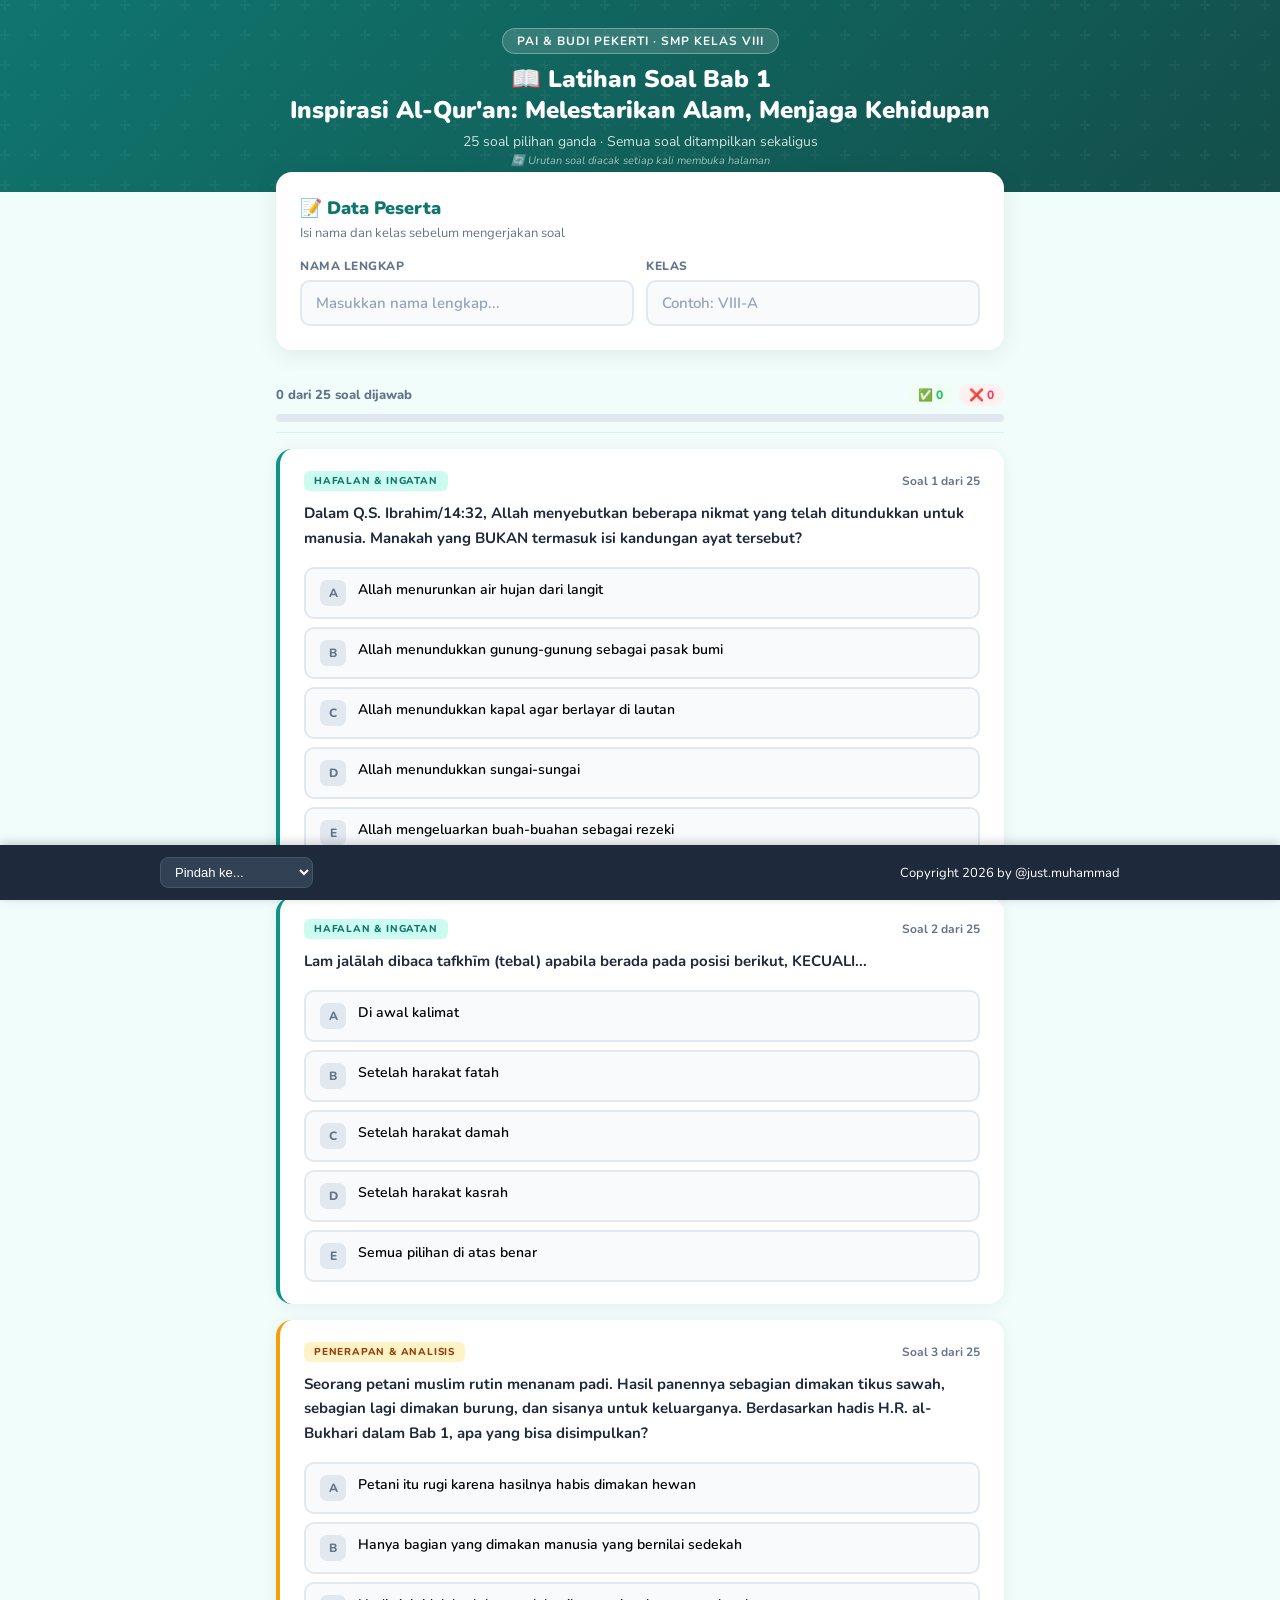
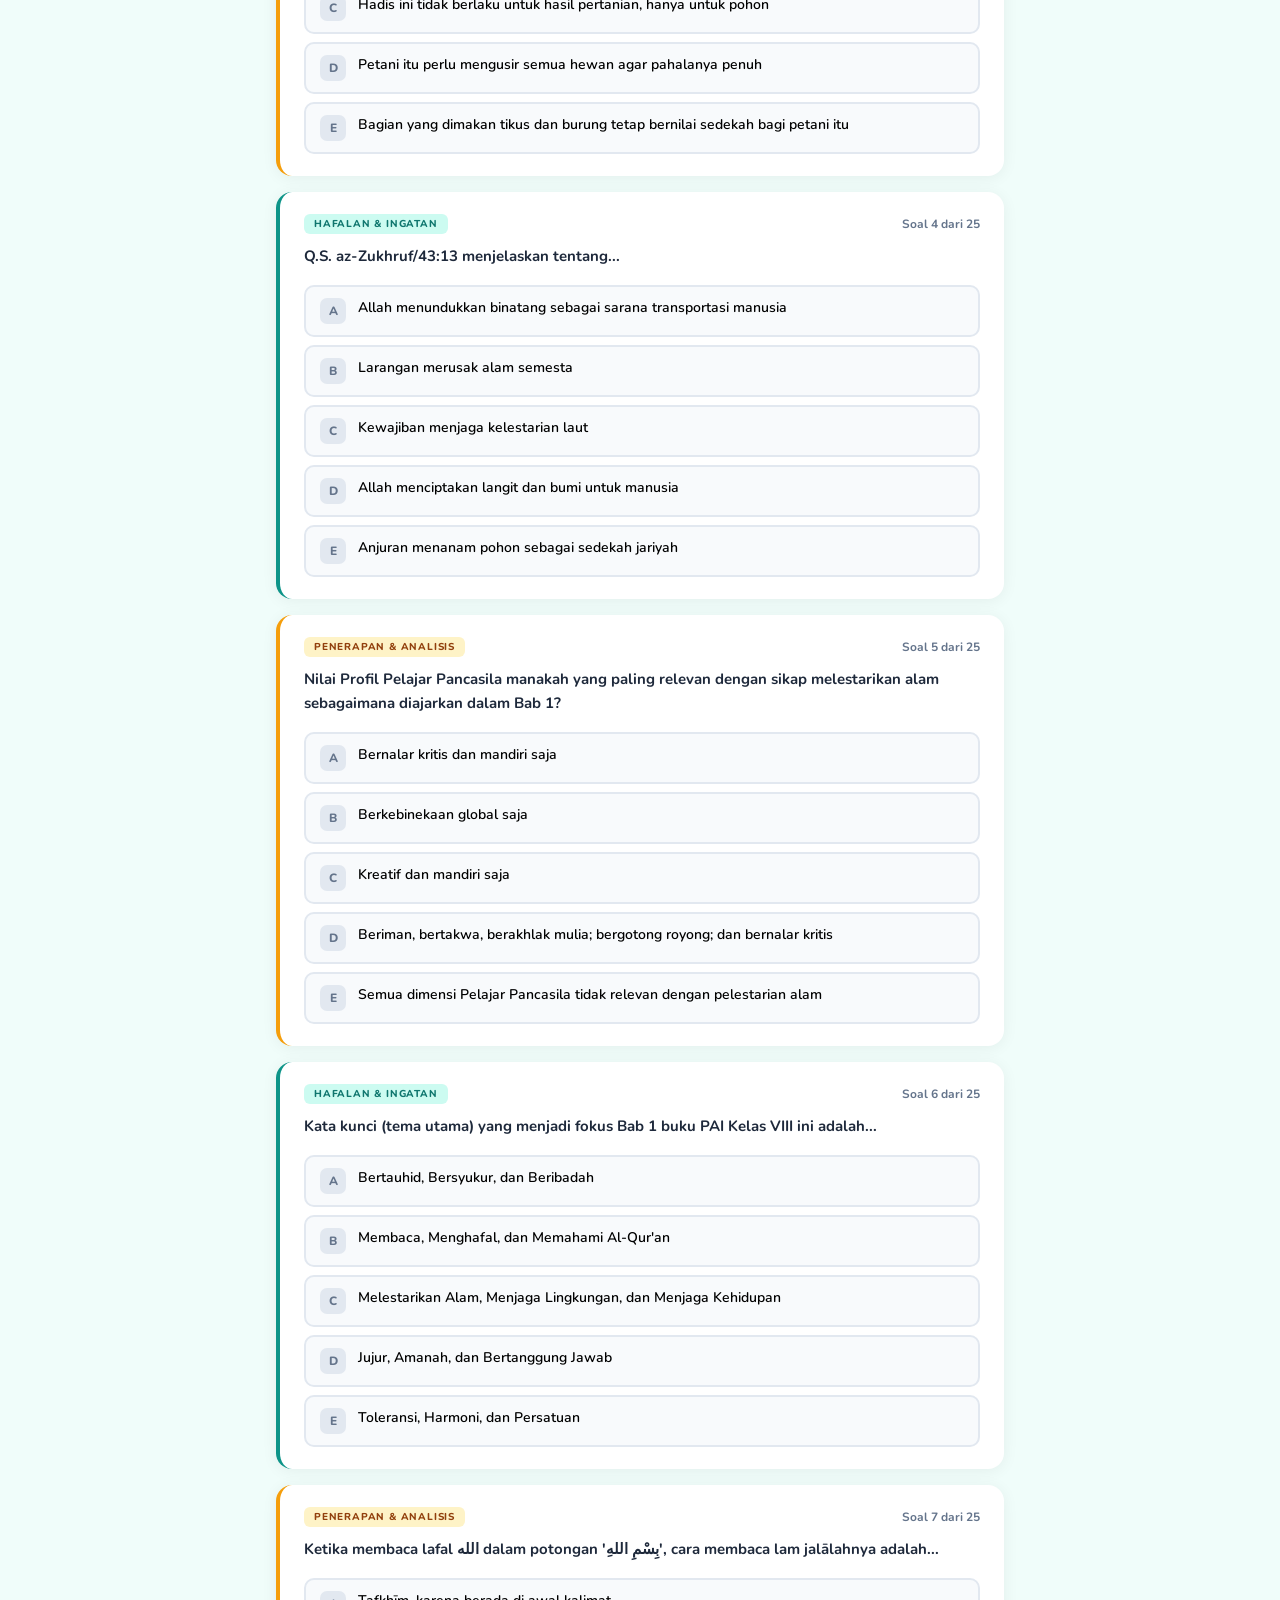
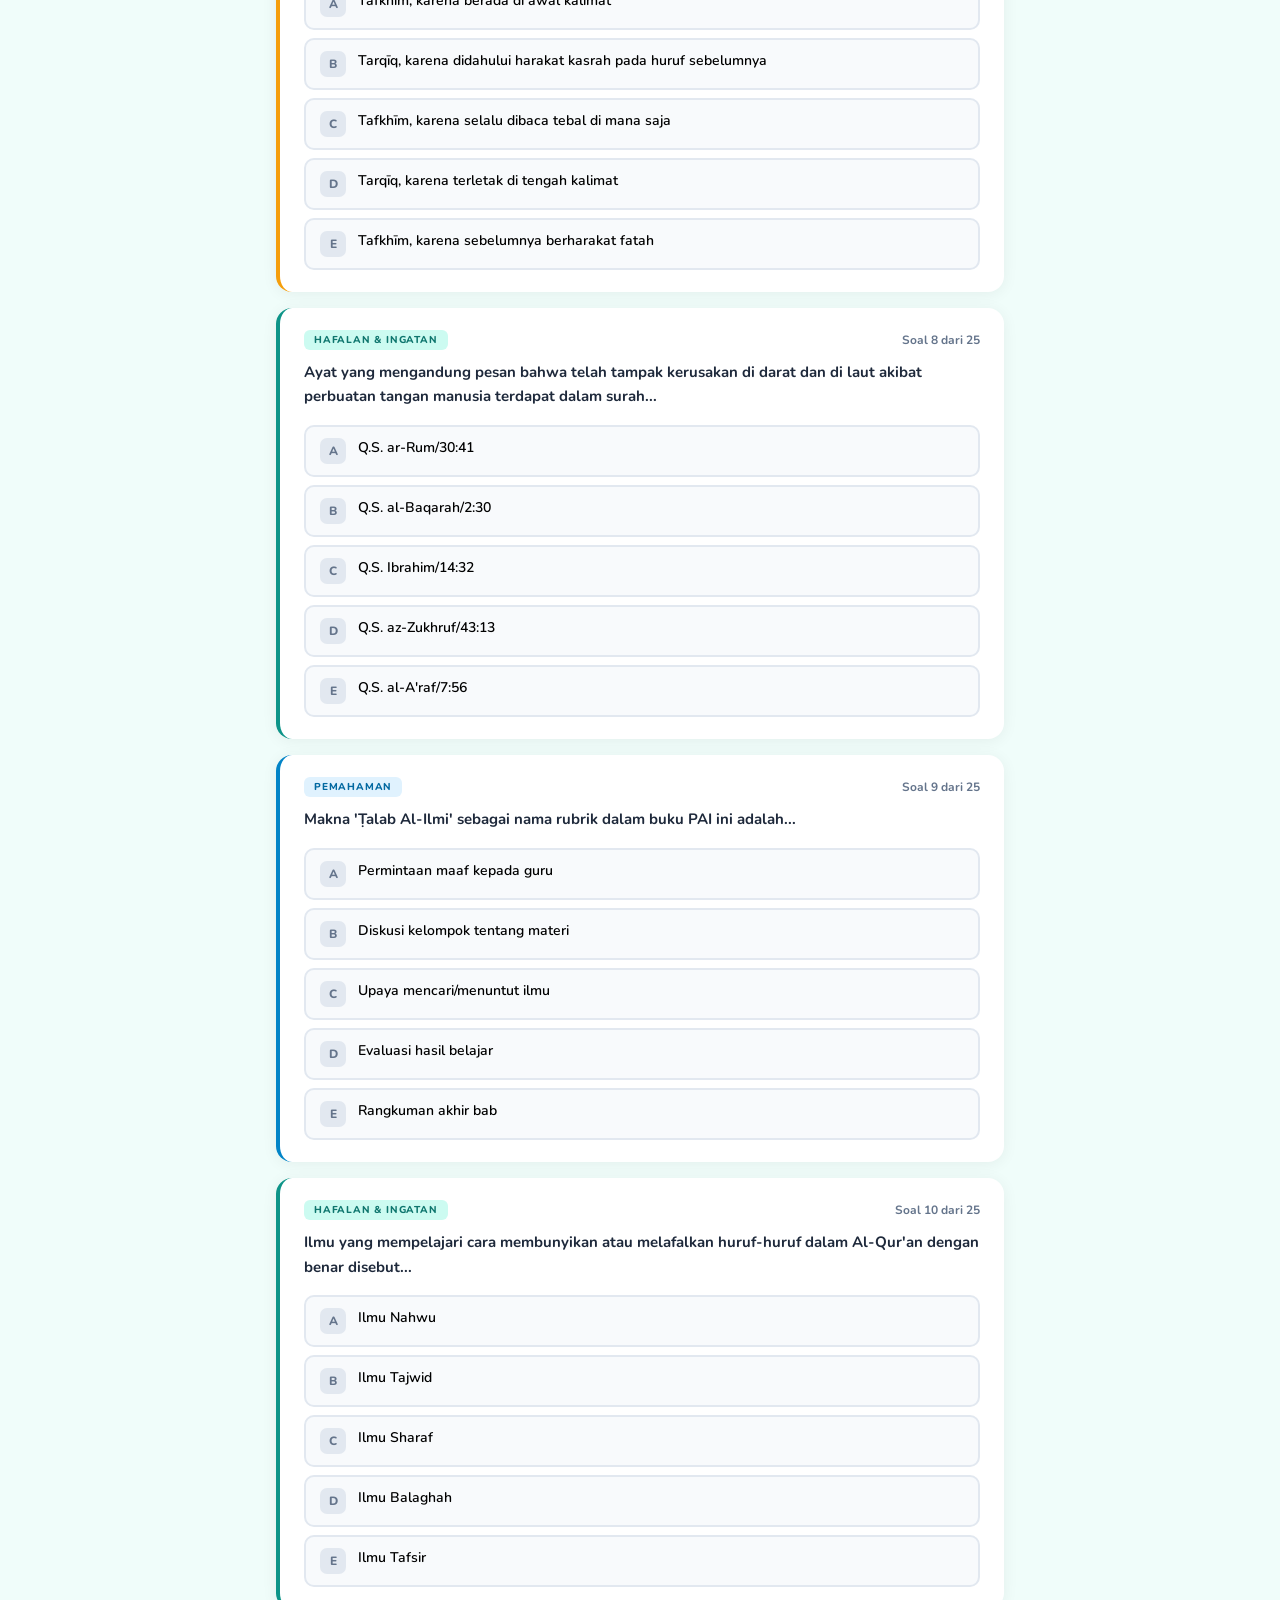
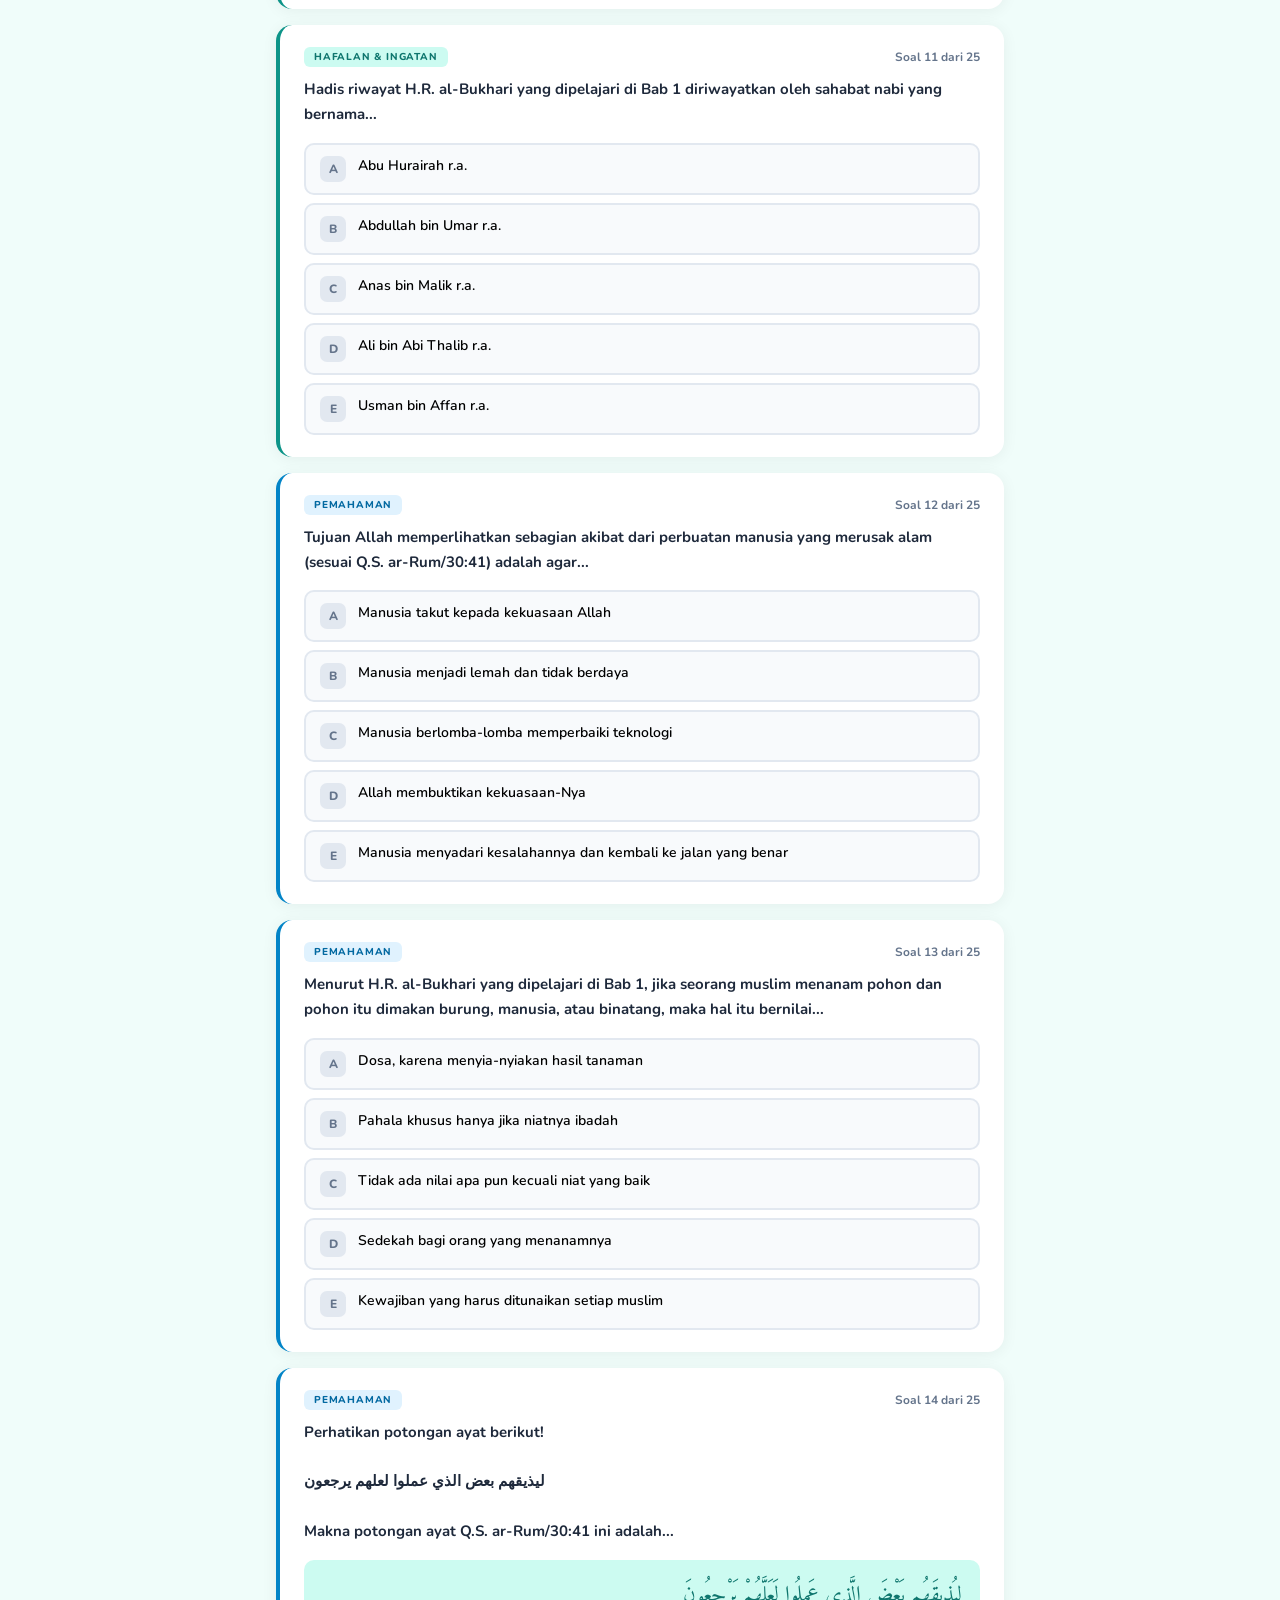
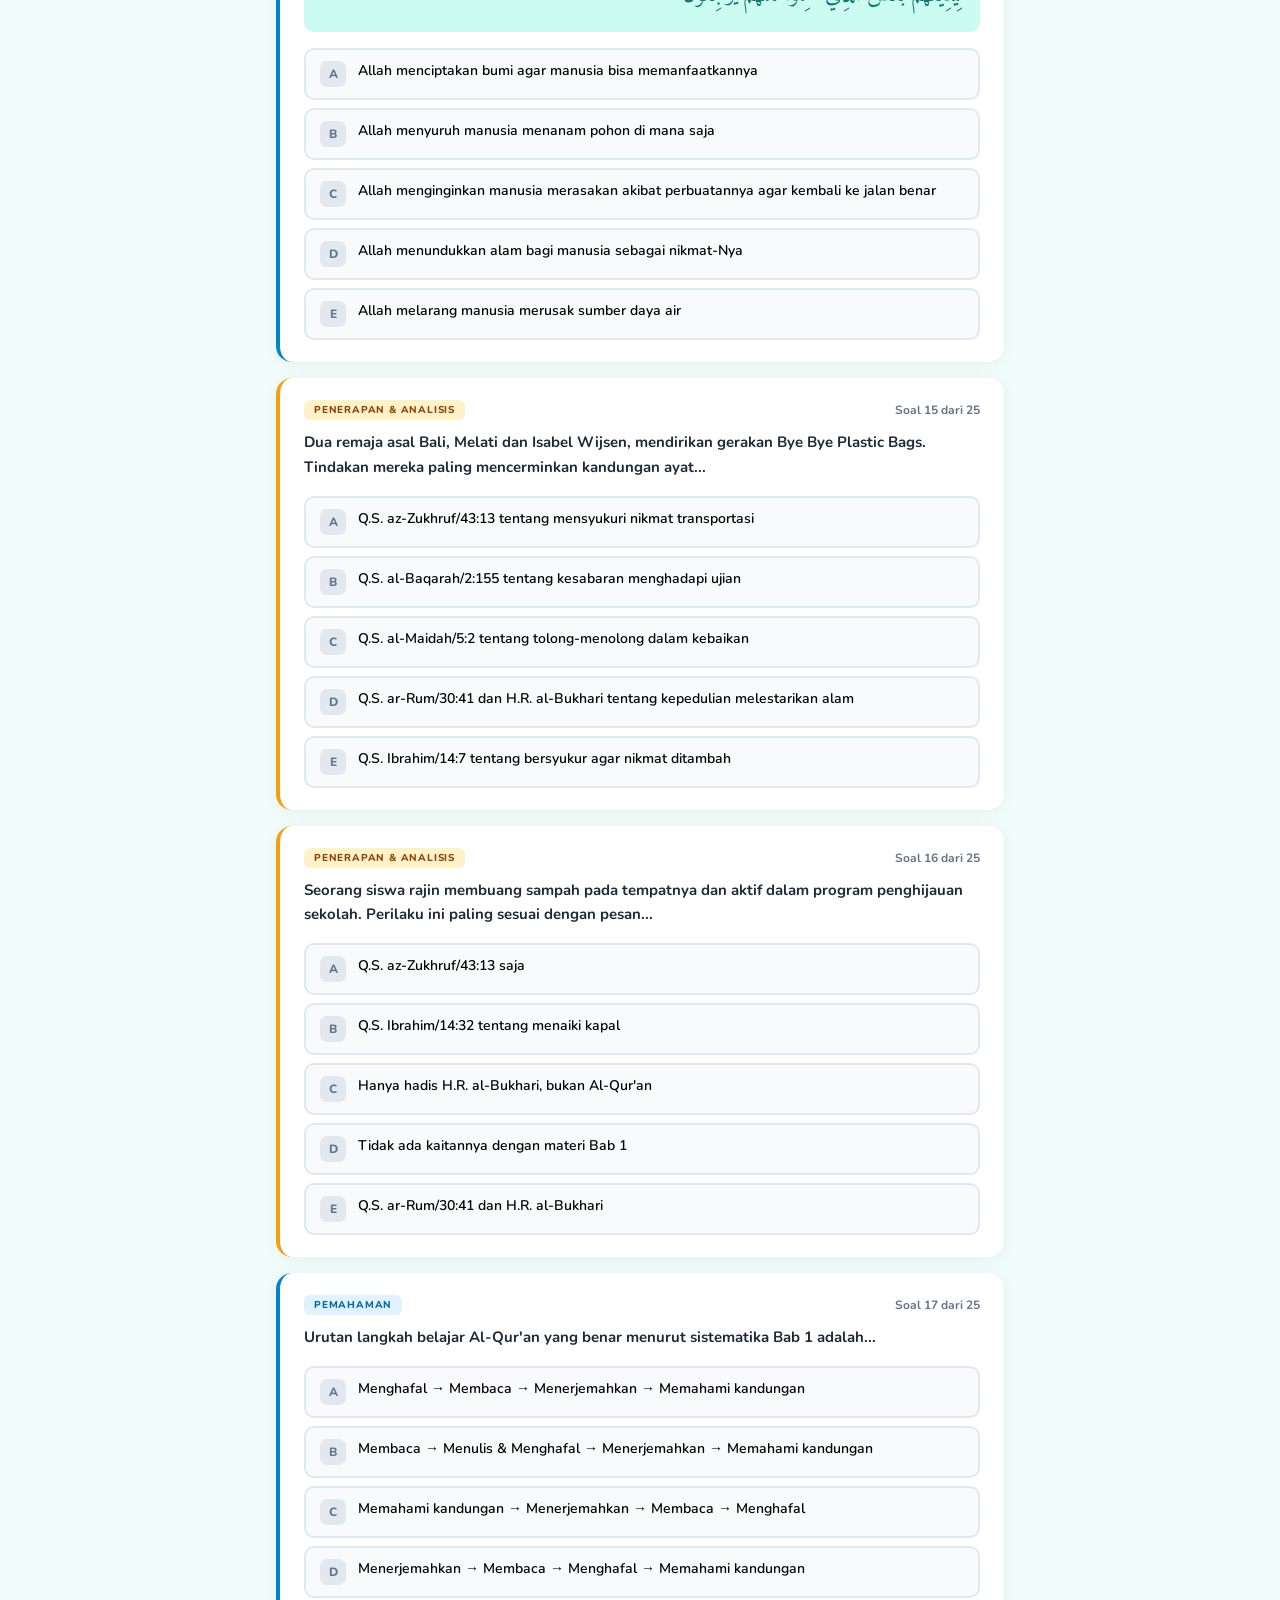
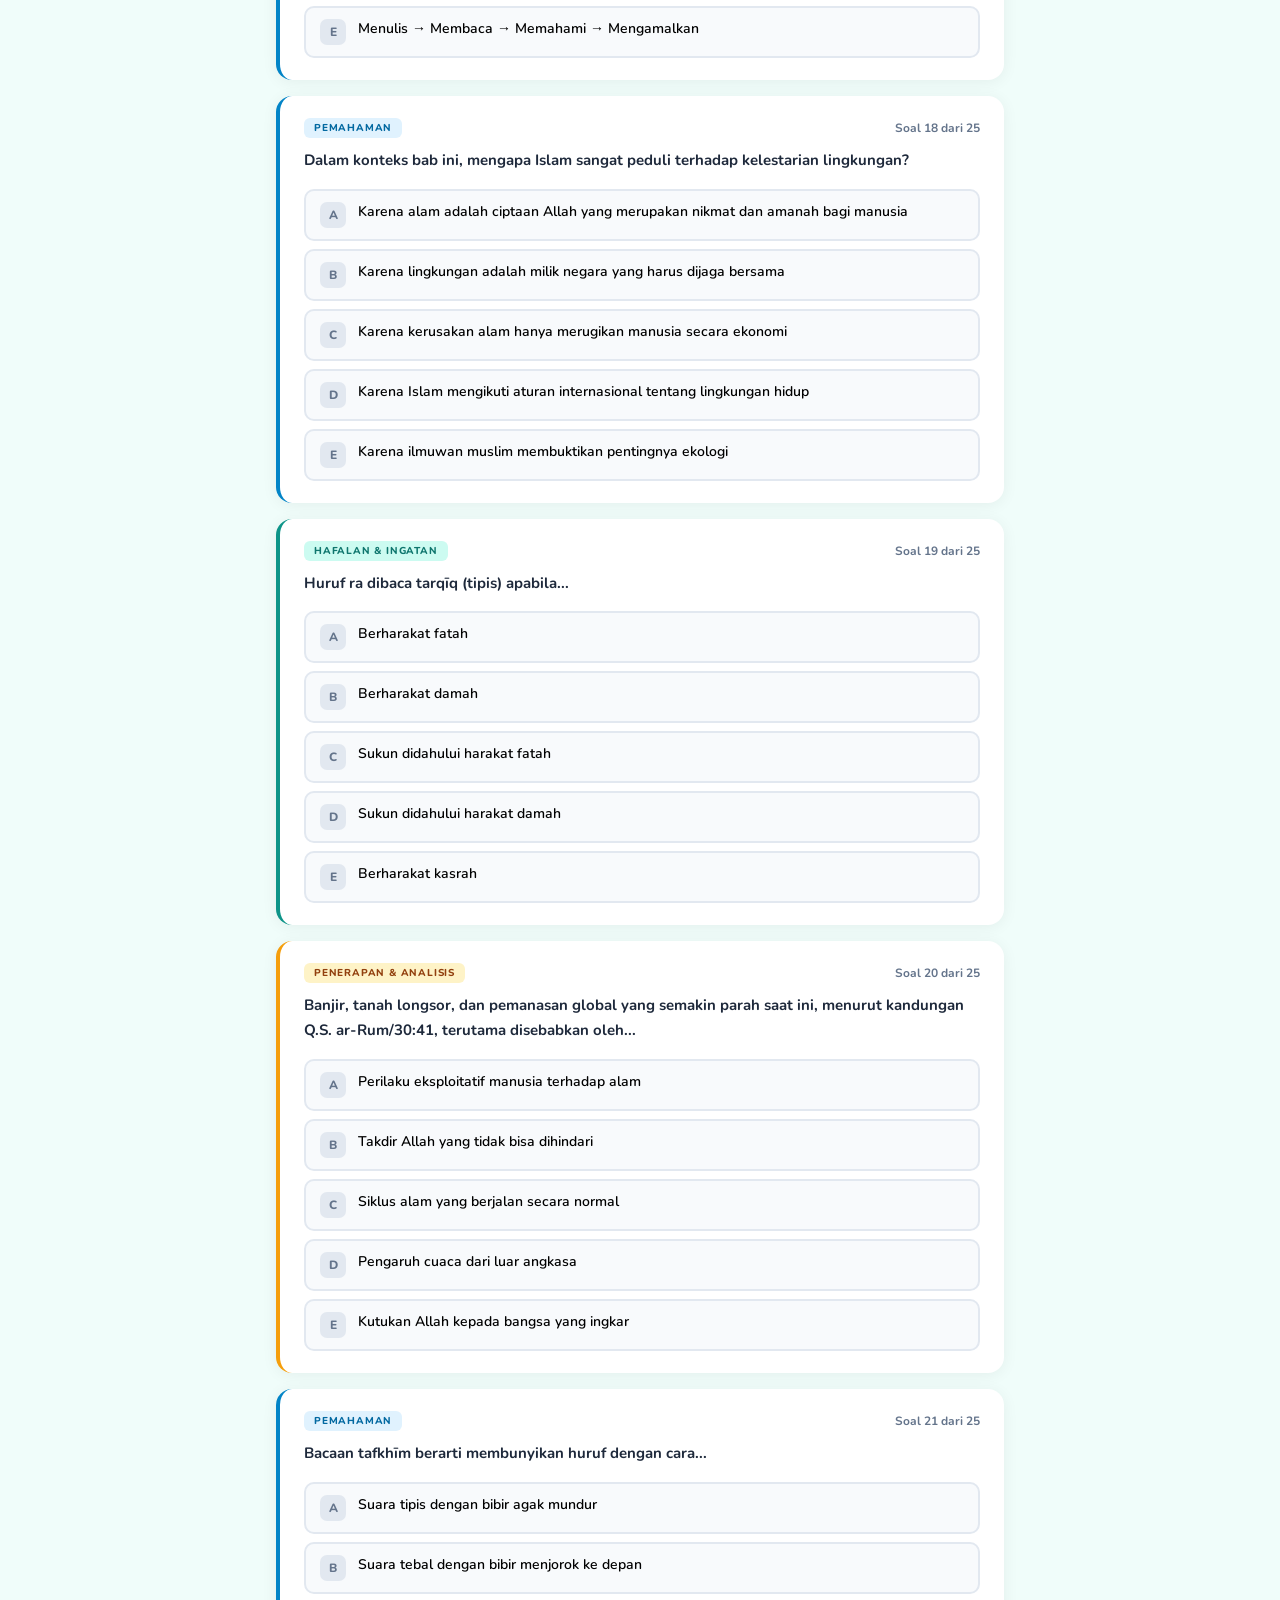
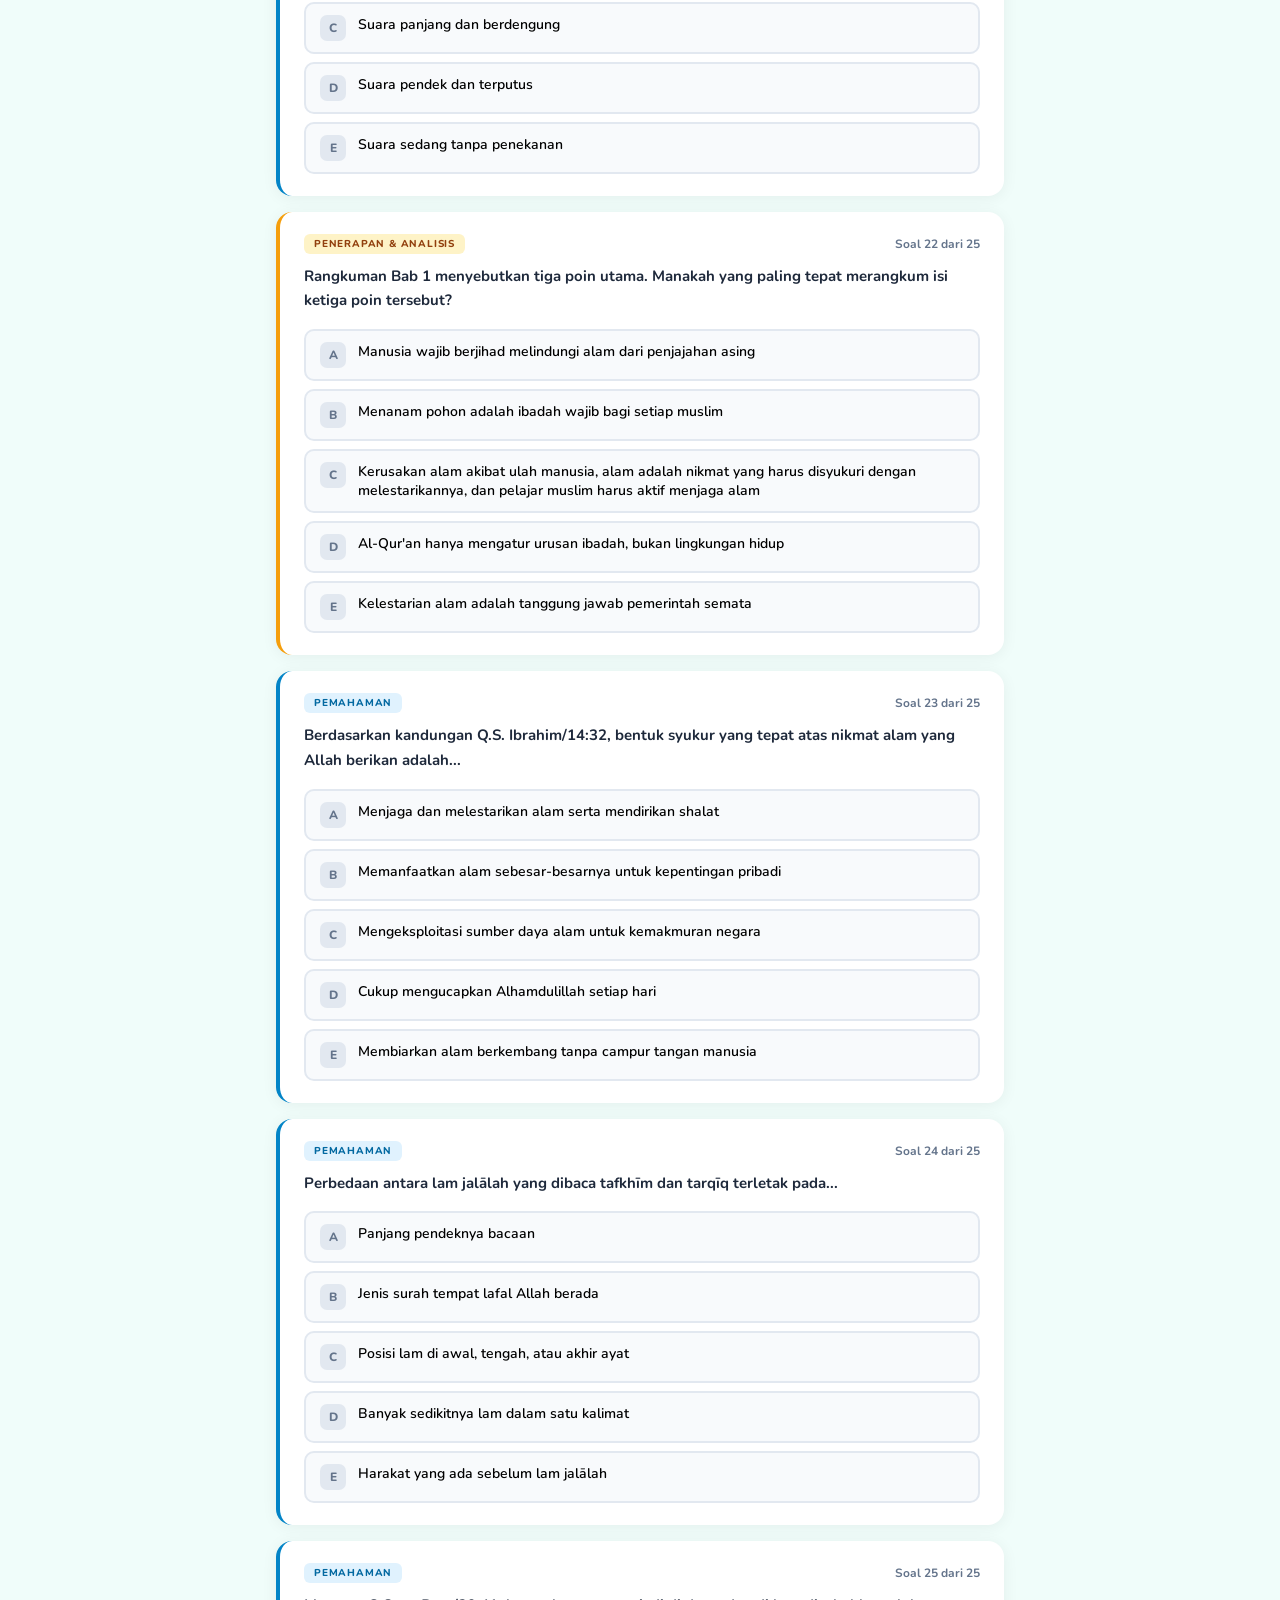
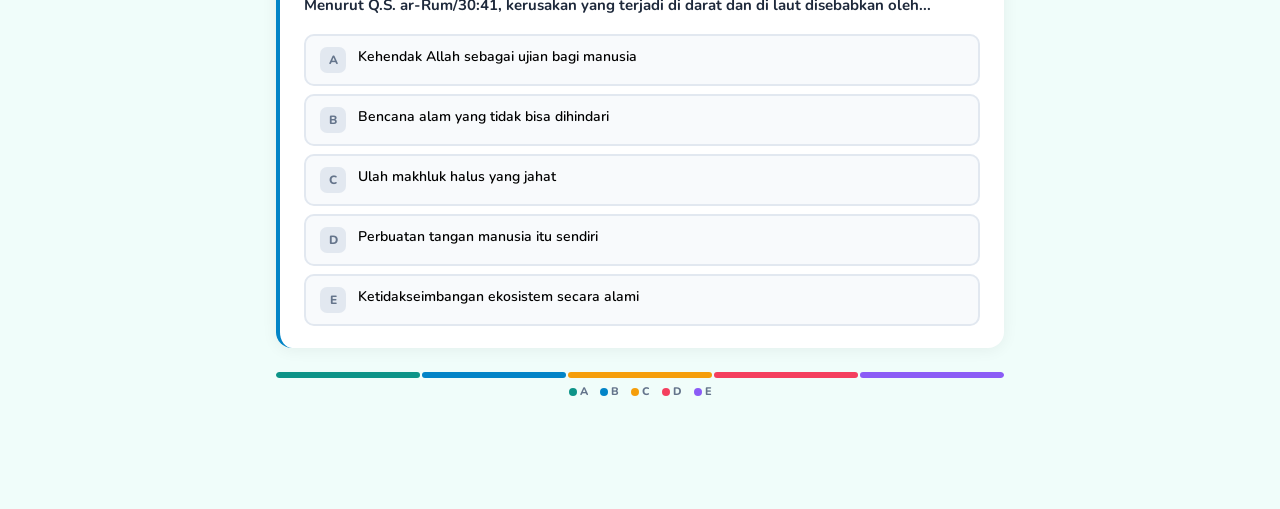
<file: bab1.html>
<!DOCTYPE html>
<html lang="id">
<head>
<meta charset="UTF-8">
<meta name="viewport" content="width=device-width, initial-scale=1.0">
<title>Latihan Soal – Bab 1 PAI Kelas VIII</title>
<link href="https://fonts.googleapis.com/css2?family=Amiri:ital,wght@0,400;0,700;1,400&family=Nunito:wght@400;600;700;800;900&display=swap" rel="stylesheet">
<style>
  :root {
    --teal:#0d9488; --teal-dk:#0f766e; --teal-lt:#ccfbf1;
    --gold:#f59e0b; --rose:#f43f5e; --green:#22c55e;
    --ink:#1e293b; --muted:#64748b; --card:#ffffff;
    --bg:#f0fdfa; --radius:16px;
  }
  *{box-sizing:border-box;margin:0;padding:0;}
  html{scroll-behavior:smooth;}
  body{font-family:'Nunito',sans-serif;background:var(--bg);color:var(--ink);min-height:100vh;}

  header{
    background:linear-gradient(135deg,var(--teal-dk) 0%,#134e4a 100%);
    color:#fff;padding:28px 24px 24px;text-align:center;position:relative;overflow:hidden;
  }
  header::before{
    content:'';position:absolute;inset:0;
    background:url("data:image/svg+xml,%3Csvg width='60' height='60' viewBox='0 0 60 60' xmlns='http://www.w3.org/2000/svg'%3E%3Cg fill='none' fill-rule='evenodd'%3E%3Cg fill='%23ffffff' fill-opacity='0.04'%3E%3Cpath d='M36 34v-4h-2v4h-4v2h4v4h2v-4h4v-2h-4zm0-30V0h-2v4h-4v2h4v4h2V6h4V4h-4zM6 34v-4H4v4H0v2h4v4h2v-4h4v-2H6zM6 4V0H4v4H0v2h4v4h2V6h4V4H6z'/%3E%3C/g%3E%3C/g%3E%3C/svg%3E");
  }
  .badge{
    display:inline-block;background:rgba(255,255,255,.15);
    border:1px solid rgba(255,255,255,.3);border-radius:99px;
    font-size:12px;font-weight:700;letter-spacing:1px;
    text-transform:uppercase;padding:4px 14px;margin-bottom:10px;
  }
  header h1{font-size:clamp(16px,4vw,24px);font-weight:900;line-height:1.3;position:relative;}
  header p{font-size:14px;opacity:.8;margin-top:6px;position:relative;}
  .shuffle-note{font-size:11px;opacity:.6;margin-top:2px;font-style:italic;}

  .container{max-width:760px;margin:0 auto;padding:0 16px 40px;}

  .identity-card{
    background:var(--card);border-radius:var(--radius);
    box-shadow:0 4px 24px rgba(0,0,0,.08);
    padding:24px;margin-top:-20px;position:relative;z-index:2;
  }
  .identity-card h2{font-size:18px;font-weight:900;color:var(--teal-dk);margin-bottom:4px;}
  .identity-card .sub{font-size:13px;color:var(--muted);margin-bottom:16px;}
  .input-row{display:flex;gap:12px;flex-wrap:wrap;}
  .input-group{flex:1;min-width:200px;}
  .input-group label{
    display:block;font-size:12px;font-weight:800;
    color:var(--muted);text-transform:uppercase;letter-spacing:.5px;margin-bottom:6px;
  }
  .input-group input{
    width:100%;padding:11px 14px;border:2px solid #e2e8f0;
    border-radius:10px;font-family:'Nunito',sans-serif;
    font-size:15px;font-weight:600;color:var(--ink);
    transition:border-color .2s;background:#f8fafc;
  }
  .input-group input:focus{
    outline:none;border-color:var(--teal);background:#fff;
    box-shadow:0 0 0 3px rgba(13,148,136,.12);
  }
  .input-group input::placeholder{color:#94a3b8;font-weight:600;}

  .progress-sticky{
    position:sticky;top:0;z-index:10;
    background:rgba(240,253,250,.92);backdrop-filter:blur(10px);
    -webkit-backdrop-filter:blur(10px);
    padding:14px 0 10px;margin-top:20px;
    border-bottom:1px solid rgba(13,148,136,.1);
  }
  .prog-top{display:flex;justify-content:space-between;align-items:center;margin-bottom:8px;}
  .prog-label{font-size:13px;font-weight:800;color:var(--muted);}
  .prog-chips{display:flex;gap:6px;}
  .prog-chip{font-size:12px;font-weight:800;padding:3px 10px;border-radius:99px;}
  .prog-chip.cg{background:#f0fdf4;color:var(--green);}
  .prog-chip.cr{background:#fff1f2;color:var(--rose);}
  .prog-bar{height:8px;background:#e2e8f0;border-radius:99px;overflow:hidden;}
  .prog-fill{
    height:100%;border-radius:99px;
    background:linear-gradient(90deg,var(--teal),var(--gold));
    transition:width .5s cubic-bezier(.4,0,.2,1);
  }
  .show-result-btn{
    display:none;margin-top:8px;
    padding:8px 16px;border-radius:8px;
    background:var(--teal);color:#fff;
    font-family:'Nunito',sans-serif;font-size:13px;font-weight:800;
    border:none;cursor:pointer;transition:all .2s;
  }
  .show-result-btn:hover{background:var(--teal-dk);}

  .q-card{
    background:var(--card);border-radius:var(--radius);
    box-shadow:0 2px 16px rgba(0,0,0,.06);
    margin-top:16px;padding:22px 24px;
    border-left:4px solid var(--teal);
  }
  .q-card[data-type="Pemahaman"]{border-left-color:#0284c7;}
  .q-card[data-type="Penerapan & Analisis"]{border-left-color:var(--gold);}
  .q-card.answered-correct{border-left-color:var(--green);}
  .q-card.answered-wrong{border-left-color:var(--rose);}

  .q-header{display:flex;justify-content:space-between;align-items:center;margin-bottom:10px;flex-wrap:wrap;gap:6px;}
  .q-type-badge{
    font-size:10px;font-weight:800;letter-spacing:.8px;
    text-transform:uppercase;padding:3px 10px;border-radius:6px;
  }
  .q-type-badge.t-hafalan{background:var(--teal-lt);color:var(--teal-dk);}
  .q-type-badge.t-pemahaman{background:#e0f2fe;color:#0369a1;}
  .q-type-badge.t-penerapan{background:#fef3c7;color:#92400e;}
  .q-num{font-size:12px;font-weight:700;color:var(--muted);}
  .q-text{font-size:15px;font-weight:700;line-height:1.65;white-space:pre-line;margin-bottom:16px;}
  .q-arabic{
    font-family:'Amiri',serif;font-size:22px;direction:rtl;text-align:right;
    line-height:2.2;color:var(--teal-dk);background:var(--teal-lt);
    border-radius:10px;padding:12px 18px;margin-bottom:16px;
  }

  .q-options{display:flex;flex-direction:column;gap:8px;}
  .opt-btn{
    display:flex;align-items:flex-start;gap:12px;
    background:#f8fafc;border:2px solid #e2e8f0;border-radius:10px;
    padding:11px 14px;cursor:pointer;
    font-family:'Nunito',sans-serif;font-size:14px;font-weight:600;
    text-align:left;transition:all .2s;width:100%;
  }
  .opt-btn:hover:not(:disabled){border-color:var(--teal);background:var(--teal-lt);transform:translateX(3px);}
  .opt-label{
    min-width:26px;height:26px;background:#e2e8f0;border-radius:7px;
    display:flex;align-items:center;justify-content:center;
    font-size:12px;font-weight:800;color:var(--muted);flex-shrink:0;transition:all .2s;
  }
  .opt-btn.correct{border-color:var(--green);background:#f0fdf4;}
  .opt-btn.correct .opt-label{background:var(--green);color:#fff;}
  .opt-btn.wrong{border-color:var(--rose);background:#fff1f2;}
  .opt-btn.wrong .opt-label{background:var(--rose);color:#fff;}
  .opt-btn.dimmed{opacity:.5;}
  .opt-btn:disabled{cursor:default;}

  .q-feedback{
    display:none;margin-top:14px;border-radius:10px;
    padding:12px 16px;font-size:13px;line-height:1.65;
  }
  .q-feedback.show{display:block;animation:slideUp .3s ease;}
  .q-feedback.fb-correct{background:#f0fdf4;border-left:4px solid var(--green);}
  .q-feedback.fb-wrong{background:#fff1f2;border-left:4px solid var(--rose);}
  .q-feedback strong{display:block;font-size:14px;margin-bottom:3px;}
  @keyframes slideUp{from{opacity:0;transform:translateY(8px);}to{opacity:1;transform:none;}}

  .result-overlay{
    display:none;position:fixed;inset:0;z-index:100;
    background:rgba(15,23,42,.6);backdrop-filter:blur(6px);
    -webkit-backdrop-filter:blur(6px);
    justify-content:center;align-items:center;padding:20px;
  }
  .result-overlay.show{display:flex;animation:fadeIn .4s ease;}
  @keyframes fadeIn{from{opacity:0;}to{opacity:1;}}

  .result-modal{
    background:var(--card);border-radius:20px;
    box-shadow:0 24px 64px rgba(0,0,0,.2);
    max-width:480px;width:100%;padding:36px 28px;
    text-align:center;position:relative;overflow:hidden;
    animation:modalPop .4s cubic-bezier(.2,.8,.3,1.2);
  }
  @keyframes modalPop{from{opacity:0;transform:scale(.85) translateY(30px);}to{opacity:1;transform:none;}}

  .result-modal .confetti-container{position:absolute;inset:0;pointer-events:none;overflow:hidden;}
  .confetti{
    position:absolute;top:-10px;opacity:0;
    animation:confettiFall linear forwards;
  }
  @keyframes confettiFall{
    0%{opacity:1;transform:translateY(0) rotate(0deg) scale(1);}
    80%{opacity:1;}
    100%{opacity:0;transform:translateY(420px) rotate(720deg) scale(.5);}
  }

  .r-emoji{font-size:56px;position:relative;}
  .r-greeting{font-size:14px;color:var(--muted);margin-top:12px;font-weight:700;}
  .r-name{font-size:24px;font-weight:900;color:var(--ink);margin:4px 0 0;}
  .r-class{font-size:13px;color:var(--teal);font-weight:700;margin-bottom:20px;}
  .r-score-wrap{
    background:var(--bg);border-radius:14px;padding:20px;margin-bottom:20px;
  }
  .r-score-label{font-size:12px;font-weight:800;color:var(--muted);text-transform:uppercase;letter-spacing:.5px;}
  .r-score{font-size:52px;font-weight:900;color:var(--teal);line-height:1.1;}
  .r-score span{font-size:20px;font-weight:700;color:var(--muted);}
  .r-stats{display:flex;gap:10px;justify-content:center;margin-top:14px;}
  .r-stat{
    background:#fff;border-radius:10px;padding:10px 16px;
    font-size:12px;font-weight:700;color:var(--muted);
  }
  .r-stat b{display:block;font-size:20px;font-weight:900;}
  .r-stat.sg b{color:var(--green);}
  .r-stat.sr b{color:var(--rose);}

  .r-predikat{
    display:inline-block;padding:6px 20px;border-radius:99px;
    font-weight:800;font-size:14px;margin-bottom:16px;
  }
  .r-motivasi{
    font-size:14px;line-height:1.7;color:var(--muted);
    background:#f8fafc;border-radius:12px;padding:14px 18px;
    margin-bottom:24px;text-align:left;
  }
  .r-motivasi strong{color:var(--ink);}

  .r-btns{display:flex;flex-direction:column;gap:10px;}
  .btn{
    padding:13px 24px;border-radius:12px;font-family:'Nunito',sans-serif;
    font-size:15px;font-weight:800;border:none;cursor:pointer;transition:all .2s;
  }
  .btn-primary{background:var(--teal);color:#fff;box-shadow:0 4px 12px rgba(13,148,136,.3);}
  .btn-primary:hover{background:var(--teal-dk);transform:translateY(-2px);}
  .btn-outline{background:transparent;color:var(--muted);border:2px solid #e2e8f0;}
  .btn-outline:hover{border-color:var(--teal);color:var(--teal);}

  .dist-bar{
    display:flex;height:6px;border-radius:99px;overflow:hidden;
    margin-top:20px;gap:2px;
  }
  .dist-bar div{height:100%;border-radius:99px;transition:width .4s;}
  .dist-legend{
    display:flex;justify-content:center;gap:12px;margin-top:6px;
    font-size:11px;font-weight:800;color:var(--muted);
  }
  .dist-legend span{display:flex;align-items:center;gap:3px;}
  .dist-legend i{width:8px;height:8px;border-radius:50%;display:inline-block;}

  @media(max-width:500px){
    .q-card{padding:16px 14px;}
    .opt-btn{padding:10px 12px;font-size:13px;}
    .result-modal{padding:20px 16px; max-width:85vw; max-height:calc(100vh - 40px); overflow-y:auto;}
    .r-emoji{font-size:48px;}
    .r-name{font-size:20px;}
    .r-score{font-size:42px;}
    .r-motivasi{font-size:13px;}
    .r-score-wrap{padding:14px;}
    .r-stat{padding:8px 12px; font-size:11px;}
    .r-stat b{font-size:18px;}
    .r-predikat{padding:4px 16px; font-size:13px;}
    .r-btns{gap:8px;}
    .btn{padding:11px 20px; font-size:14px;}
    .identity-card{padding:18px 16px;}
  }
  
  /* --- PERBAIKAN FOOTER BY MENTOR --- */
.main-footer {
    background-color: #1e293b !important; /* Warna gelap modern */
    color: white !important;
    padding: 12px 0 !important;
    position: fixed !important;
    bottom: 0 !important;
    left: 0 !important;
    width: 100% !important;
    z-index: 9999 !important; /* Supaya tidak tertutup elemen soal */
    box-shadow: 0 -2px 10px rgba(0,0,0,0.2);
    font-family: 'Nunito', sans-serif;
}

.footer-container {
    display: flex !important;
    /* Baris di bawah ini adalah kuncinya! */
    justify-content: space-between !important; 
    align-items: center !important;
    max-width: 1000px;
    margin: 0 auto !important;
    padding: 0 20px !important;
}

.footer-left select {
    padding: 6px 10px !important;
    border-radius: 8px !important;
    border: 1px solid #475569 !important;
    background: #334155 !important;
    color: white !important;
    cursor: pointer;
    font-size: 13px;
}

.footer-right p {
    margin: 0 !important;
    font-size: 13px !important;
    text-align: right !important; /* Memastikan teks rata kanan */
    white-space: nowrap; /* Mencegah teks turun ke bawah/terpotong */
}

/* Supaya konten soal paling bawah tidak tertutup footer */
body {
    padding-bottom: 70px !important;
}
</style>
</head>
<body>

<header>
  <div class="badge">PAI & Budi Pekerti · SMP Kelas VIII</div>
  <h1>📖 Latihan Soal Bab 1<br>Inspirasi Al-Qur'an: Melestarikan Alam, Menjaga Kehidupan</h1>
  <p>25 soal pilihan ganda · Semua soal ditampilkan sekaligus</p>
  <p class="shuffle-note">🔄 Urutan soal diacak setiap kali membuka halaman</p>
</header>

<div class="container">
  <section class="identity-card">
    <h2>📝 Data Peserta</h2>
    <p class="sub">Isi nama dan kelas sebelum mengerjakan soal</p>
    <div class="input-row">
      <div class="input-group">
        <label for="inp-nama">Nama Lengkap</label>
        <input type="text" id="inp-nama" placeholder="Masukkan nama lengkap...">
      </div>
      <div class="input-group">
        <label for="inp-kelas">Kelas</label>
        <input type="text" id="inp-kelas" placeholder="Contoh: VIII-A">
      </div>
    </div>
  </section>

  <div class="progress-sticky">
    <div class="prog-top">
      <span class="prog-label" id="prog-label">0 dari 25 soal dijawab</span>
      <div class="prog-chips">
        <span class="prog-chip cg" id="chip-g">✅ 0</span>
        <span class="prog-chip cr" id="chip-r">❌ 0</span>
      </div>
    </div>
    <div class="prog-bar"><div class="prog-fill" id="prog-fill" style="width:0%"></div></div>
    <button class="show-result-btn" id="btn-show-result" onclick="openResult()">🎉 Lihat Hasil</button>
  </div>

  <div id="questions-container"></div>

  <div style="margin-top:24px;">
    <div class="dist-bar" id="dist-bar"></div>
    <div class="dist-legend">
      <span><i style="background:var(--teal)"></i>A</span>
      <span><i style="background:#0284c7"></i>B</span>
      <span><i style="background:var(--gold)"></i>C</span>
      <span><i style="background:var(--rose)"></i>D</span>
      <span><i style="background:#8b5cf6"></i>E</span>
    </div>
  </div>
</div>

<div class="result-overlay" id="result-overlay">
  <div class="result-modal">
    <div class="confetti-container" id="confetti-box"></div>
    <div class="r-emoji" id="r-emoji"></div>
    <div class="r-greeting">Selamat!</div>
    <div class="r-name" id="r-name"></div>
    <div class="r-class" id="r-class"></div>
    <div class="r-score-wrap">
      <div class="r-score-label">Skor Kamu</div>
      <div class="r-score"><span id="r-score"></span><span>/100</span></div>
      <div class="r-stats">
        <div class="r-stat sg"><b id="r-correct">0</b>Benar</div>
        <div class="r-stat sr"><b id="r-wrong">0</b>Salah</div>
      </div>
    </div>
    <div class="r-predikat" id="r-predikat"></div>
    <div class="r-motivasi" id="r-motivasi"></div>
    <div class="r-btns">
      <button class="btn btn-outline" onclick="closeResult()">Tinjau Jawaban Saya</button>
      <button class="btn btn-primary" onclick="restart()">🔁 Ulangi Latihan</button>
    </div>
  </div>
</div>

<script>
// ═══════════════════════════════════════════════════════
// DATA SOAL — kunci jawaban sudah diseimbangkan:
// A=5, B=5, C=5, D=5, E=5 dengan pola A,B,C,D,E berulang
// sehingga TIDAK ADA dua soal berurutan jawabannya sama
// ═══════════════════════════════════════════════════════
const questions = [
  // ── Soal 1 → Jawaban A ──
  {
    type:"Hafalan & Ingatan",
    text:"Ayat yang mengandung pesan bahwa telah tampak kerusakan di darat dan di laut akibat perbuatan tangan manusia terdapat dalam surah...",
    options:["Q.S. ar-Rum/30:41","Q.S. al-Baqarah/2:30","Q.S. Ibrahim/14:32","Q.S. az-Zukhruf/43:13","Q.S. al-A'raf/7:56"],
    answer:0,
    explanation:"Q.S. ar-Rum/30:41 berbunyi 'Telah tampak kerusakan di darat dan di laut disebabkan karena perbuatan tangan manusia; Allah menghendaki agar mereka merasakan sebagian dari akibat perbuatan mereka, agar mereka kembali ke jalan yang benar.'"
  },
  // ── Soal 2 → Jawaban B ──
  {
    type:"Hafalan & Ingatan",
    text:"Dalam Q.S. Ibrahim/14:32, Allah menyebutkan beberapa nikmat yang telah ditundukkan untuk manusia. Manakah yang BUKAN termasuk isi kandungan ayat tersebut?",
    options:["Allah menurunkan air hujan dari langit","Allah menundukkan gunung-gunung sebagai pasak bumi","Allah menundukkan kapal agar berlayar di lautan","Allah menundukkan sungai-sungai","Allah mengeluarkan buah-buahan sebagai rezeki"],
    answer:1,
    explanation:"Q.S. Ibrahim/14:32 menyebutkan: penciptaan langit dan bumi, hujan dari langit, buah-buahan sebagai rezeki, kapal berlayar di lautan, dan sungai-sungai. Gunung sebagai pasak bumi disebutkan di surah lain (Q.S. an-Naba'/78:7)."
  },
  // ── Soal 3 → Jawaban C ──
  {
    type:"Hafalan & Ingatan",
    text:"Hadis riwayat H.R. al-Bukhari yang dipelajari di Bab 1 diriwayatkan oleh sahabat nabi yang bernama...",
    options:["Abu Hurairah r.a.","Abdullah bin Umar r.a.","Anas bin Malik r.a.","Ali bin Abi Thalib r.a.","Usman bin Affan r.a."],
    answer:2,
    explanation:"Hadis tentang menanam pohon yang pahalanya menjadi sedekah diriwayatkan oleh Anas bin Malik r.a. Dalam hadis ini Rasulullah saw. bersabda bahwa tidaklah seorang muslim menanam pohon kemudian pohon itu dimakan burung, manusia, atau binatang, melainkan menjadi sedekah baginya."
  },
  // ── Soal 4 → Jawaban D ──
  {
    type:"Hafalan & Ingatan",
    text:"Lam jalālah dibaca tafkhīm (tebal) apabila berada pada posisi berikut, KECUALI...",
    options:["Di awal kalimat","Setelah harakat fatah","Setelah harakat damah","Setelah harakat kasrah","Semua pilihan di atas benar"],
    answer:3,
    explanation:"Lam jalālah dibaca tafkhīm (tebal) jika berada: (1) di awal kalimat, (2) setelah harakat fatah, atau (3) setelah harakat damah. Jika berada setelah harakat kasrah, lam jalālah dibaca tarqīq (tipis)."
  },
  // ── Soal 5 → Jawaban E ──
  {
    type:"Hafalan & Ingatan",
    text:"Huruf ra dibaca tarqīq (tipis) apabila...",
    options:["Berharakat fatah","Berharakat damah","Sukun didahului harakat fatah","Sukun didahului harakat damah","Berharakat kasrah"],
    answer:4,
    explanation:"Huruf ra dibaca tarqīq apabila: (1) berharakat kasrah, atau (2) sukun yang didahului huruf berharakat kasrah. Sedangkan ra dibaca tafkhīm apabila berharakat fatah, damah, sukun didahului fatah, atau sukun didahului damah."
  },
  // ── Soal 6 → Jawaban A ──
  {
    type:"Hafalan & Ingatan",
    text:"Q.S. az-Zukhruf/43:13 menjelaskan tentang...",
    options:["Allah menundukkan binatang sebagai sarana transportasi manusia","Larangan merusak alam semesta","Kewajiban menjaga kelestarian laut","Allah menciptakan langit dan bumi untuk manusia","Anjuran menanam pohon sebagai sedekah jariyah"],
    answer:0,
    explanation:"Q.S. az-Zukhruf/43:13 berisi tentang Allah yang menundukkan (binatang tunggangan) bagi manusia, sehingga manusia bisa duduk di atasnya dan mengingat nikmat Allah, serta mengucapkan tasbih 'Maha Suci Allah yang telah menundukkan semua ini bagi kami.'"
  },
  // ── Soal 7 → Jawaban B ──
  {
    type:"Hafalan & Ingatan",
    text:"Ilmu yang mempelajari cara membunyikan atau melafalkan huruf-huruf dalam Al-Qur'an dengan benar disebut...",
    options:["Ilmu Nahwu","Ilmu Tajwid","Ilmu Sharaf","Ilmu Balaghah","Ilmu Tafsir"],
    answer:1,
    explanation:"Ilmu Tajwid adalah ilmu yang mempelajari tentang cara membunyikan atau melafalkan huruf-huruf yang terdapat dalam Al-Qur'an dengan benar. Dengan mempelajari ilmu tajwid, kita dapat membaca Al-Qur'an dengan fasih dan benar."
  },
  // ── Soal 8 → Jawaban C ──
  {
    type:"Hafalan & Ingatan",
    text:"Kata kunci (tema utama) yang menjadi fokus Bab 1 buku PAI Kelas VIII ini adalah...",
    options:["Bertauhid, Bersyukur, dan Beribadah","Membaca, Menghafal, dan Memahami Al-Qur'an","Melestarikan Alam, Menjaga Lingkungan, dan Menjaga Kehidupan","Jujur, Amanah, dan Bertanggung Jawab","Toleransi, Harmoni, dan Persatuan"],
    answer:2,
    explanation:"Kata kunci (Titik Fokus) Bab 1 adalah 'Melestarikan Alam, Menjaga Lingkungan, Menjaga Kehidupan.' Ketiganya merupakan tema besar yang dibahas melalui Q.S. ar-Rum/30:41, Ibrahim/14:32, az-Zukhruf/43:13, dan hadis H.R. al-Bukhari."
  },
  // ── Soal 9 → Jawaban D ──
  {
    type:"Pemahaman",
    text:"Menurut Q.S. ar-Rum/30:41, kerusakan yang terjadi di darat dan di laut disebabkan oleh...",
    options:["Kehendak Allah sebagai ujian bagi manusia","Bencana alam yang tidak bisa dihindari","Ulah makhluk halus yang jahat","Perbuatan tangan manusia itu sendiri","Ketidakseimbangan ekosistem secara alami"],
    answer:3,
    explanation:"Q.S. ar-Rum/30:41 dengan jelas menyatakan bahwa kerusakan di darat dan laut terjadi 'disebabkan karena perbuatan tangan manusia.' Ini menunjukkan bahwa manusialah yang bertanggung jawab atas kerusakan alam."
  },
  // ── Soal 10 → Jawaban E ──
  {
    type:"Pemahaman",
    text:"Tujuan Allah memperlihatkan sebagian akibat dari perbuatan manusia yang merusak alam (sesuai Q.S. ar-Rum/30:41) adalah agar...",
    options:["Manusia takut kepada kekuasaan Allah","Manusia menjadi lemah dan tidak berdaya","Manusia berlomba-lomba memperbaiki teknologi","Allah membuktikan kekuasaan-Nya","Manusia menyadari kesalahannya dan kembali ke jalan yang benar"],
    answer:4,
    explanation:"Q.S. ar-Rum/30:41 menyebutkan 'agar mereka merasakan sebagian dari akibat perbuatan mereka, agar mereka kembali (ke jalan yang benar).' Jadi tujuannya adalah agar manusia sadar dan bertobat, lalu memperbaiki perilakunya terhadap alam."
  },
  // ── Soal 11 → Jawaban A ──
  {
    type:"Pemahaman",
    text:"Berdasarkan kandungan Q.S. Ibrahim/14:32, bentuk syukur yang tepat atas nikmat alam yang Allah berikan adalah...",
    options:["Menjaga dan melestarikan alam serta mendirikan shalat","Memanfaatkan alam sebesar-besarnya untuk kepentingan pribadi","Mengeksploitasi sumber daya alam untuk kemakmuran negara","Cukup mengucapkan Alhamdulillah setiap hari","Membiarkan alam berkembang tanpa campur tangan manusia"],
    answer:0,
    explanation:"Q.S. Ibrahim/14:32 mengajarkan bahwa Allah telah memberikan berbagai nikmat alam. Sebagai bentuk syukur, manusia wajib mendirikan shalat dan memperhatikan keberlangsungan kehidupan orang lain, sekaligus menjaga alam yang telah dianugerahkan."
  },
  // ── Soal 12 → Jawaban B ──
  {
    type:"Pemahaman",
    text:"Bacaan tafkhīm berarti membunyikan huruf dengan cara...",
    options:["Suara tipis dengan bibir agak mundur","Suara tebal dengan bibir menjorok ke depan","Suara panjang dan berdengung","Suara pendek dan terputus","Suara sedang tanpa penekanan"],
    answer:1,
    explanation:"Tafkhīm adalah membunyikan huruf dengan suara atau bacaan tebal. Cara membacanya: mengucapkan huruf di bibir sambil menjorokkan ke depan. Kebalikannya adalah tarqīq (tipis) yang dibaca dengan bibir agak mundur."
  },
  // ── Soal 13 → Jawaban C ──
  {
    type:"Pemahaman",
    text:"Makna 'Ṭalab Al-Ilmi' sebagai nama rubrik dalam buku PAI ini adalah...",
    options:["Permintaan maaf kepada guru","Diskusi kelompok tentang materi","Upaya mencari/menuntut ilmu","Evaluasi hasil belajar","Rangkuman akhir bab"],
    answer:2,
    explanation:"Ṭalab Al-'Ilm berasal dari bahasa Arab yang berarti 'menuntut ilmu' atau 'mencari ilmu.' Rubrik ini berisi materi inti (isi pelajaran) yang merupakan sarana peserta didik untuk menuntut ilmu dalam setiap bab."
  },
  // ── Soal 14 → Jawaban D ──
  {
    type:"Pemahaman",
    text:"Menurut H.R. al-Bukhari yang dipelajari di Bab 1, jika seorang muslim menanam pohon dan pohon itu dimakan burung, manusia, atau binatang, maka hal itu bernilai...",
    options:["Dosa, karena menyia-nyiakan hasil tanaman","Pahala khusus hanya jika niatnya ibadah","Tidak ada nilai apa pun kecuali niat yang baik","Sedekah bagi orang yang menanamnya","Kewajiban yang harus ditunaikan setiap muslim"],
    answer:3,
    explanation:"Hadis H.R. al-Bukhari dari Anas bin Malik r.a. menyebutkan bahwa Rasulullah saw. bersabda: tidaklah seorang muslim menanam pohon atau tanaman, kemudian dimakan oleh burung, manusia, atau binatang, melainkan menjadi sedekah baginya."
  },
  // ── Soal 15 → Jawaban E ──
  {
    type:"Pemahaman",
    text:"Perbedaan antara lam jalālah yang dibaca tafkhīm dan tarqīq terletak pada...",
    options:["Panjang pendeknya bacaan","Jenis surah tempat lafal Allah berada","Posisi lam di awal, tengah, atau akhir ayat","Banyak sedikitnya lam dalam satu kalimat","Harakat yang ada sebelum lam jalālah"],
    answer:4,
    explanation:"Penentu bacaan lam jalālah adalah harakat yang ada sebelumnya: jika sebelumnya fatah atau damah (atau di awal kalimat) → tafkhīm (tebal). Jika sebelumnya kasrah → tarqīq (tipis)."
  },
  // ── Soal 16 → Jawaban A ──
  {
    type:"Pemahaman",
    text:"Dalam konteks bab ini, mengapa Islam sangat peduli terhadap kelestarian lingkungan?",
    options:["Karena alam adalah ciptaan Allah yang merupakan nikmat dan amanah bagi manusia","Karena lingkungan adalah milik negara yang harus dijaga bersama","Karena kerusakan alam hanya merugikan manusia secara ekonomi","Karena Islam mengikuti aturan internasional tentang lingkungan hidup","Karena ilmuwan muslim membuktikan pentingnya ekologi"],
    answer:0,
    explanation:"Islam peduli terhadap kelestarian alam karena alam adalah ciptaan Allah yang merupakan nikmat dan amanah bagi manusia. Manusia wajib bersyukur dengan cara menjaga dan melestarikannya."
  },
  // ── Soal 17 → Jawaban B ──
  {
    type:"Pemahaman",
    text:"Urutan langkah belajar Al-Qur'an yang benar menurut sistematika Bab 1 adalah...",
    options:["Menghafal → Membaca → Menerjemahkan → Memahami kandungan","Membaca → Menulis & Menghafal → Menerjemahkan → Memahami kandungan","Memahami kandungan → Menerjemahkan → Membaca → Menghafal","Menerjemahkan → Membaca → Menghafal → Memahami kandungan","Menulis → Membaca → Memahami → Mengamalkan"],
    answer:1,
    explanation:"Bab 1 menyajikan empat tahap belajar Al-Qur'an secara berurutan: (1) Belajar Membaca dengan fasih, (2) Belajar Menulis dan Menghafal, (3) Belajar Menerjemahkan, (4) Belajar Memahami Kandungan Ayat."
  },
  // ── Soal 18 → Jawaban C ──
  {
    type:"Pemahaman",
    text:"Perhatikan potongan ayat berikut!\n\nليذيقهم بعض الذي عملوا لعلهم يرجعون\n\nMakna potongan ayat Q.S. ar-Rum/30:41 ini adalah...",
    options:["Allah menciptakan bumi agar manusia bisa memanfaatkannya","Allah menyuruh manusia menanam pohon di mana saja","Allah menginginkan manusia merasakan akibat perbuatannya agar kembali ke jalan benar","Allah menundukkan alam bagi manusia sebagai nikmat-Nya","Allah melarang manusia merusak sumber daya air"],
    answer:2,
    explanation:"Potongan ayat tersebut berarti 'agar Dia merasakan kepada mereka sebagian dari (akibat) perbuatan mereka, agar mereka kembali (ke jalan yang benar).'",
    arabic:"لِيُذِيقَهُم بَعْضَ الَّذِي عَمِلُوا لَعَلَّهُمْ يَرْجِعُونَ"
  },
  // ── Soal 19 → Jawaban D ──
  {
    type:"Penerapan & Analisis",
    text:"Dua remaja asal Bali, Melati dan Isabel Wijsen, mendirikan gerakan Bye Bye Plastic Bags. Tindakan mereka paling mencerminkan kandungan ayat...",
    options:["Q.S. az-Zukhruf/43:13 tentang mensyukuri nikmat transportasi","Q.S. al-Baqarah/2:155 tentang kesabaran menghadapi ujian","Q.S. al-Maidah/5:2 tentang tolong-menolong dalam kebaikan","Q.S. ar-Rum/30:41 dan H.R. al-Bukhari tentang kepedulian melestarikan alam","Q.S. Ibrahim/14:7 tentang bersyukur agar nikmat ditambah"],
    answer:3,
    explanation:"Gerakan Bye Bye Plastic Bags Bali merupakan aksi nyata melawan kerusakan alam akibat sampah plastik. Ini selaras dengan Q.S. ar-Rum/30:41 dan hadis H.R. al-Bukhari."
  },
  // ── Soal 20 → Jawaban E ──
  {
    type:"Penerapan & Analisis",
    text:"Seorang siswa rajin membuang sampah pada tempatnya dan aktif dalam program penghijauan sekolah. Perilaku ini paling sesuai dengan pesan...",
    options:["Q.S. az-Zukhruf/43:13 saja","Q.S. Ibrahim/14:32 tentang menaiki kapal","Hanya hadis H.R. al-Bukhari, bukan Al-Qur'an","Tidak ada kaitannya dengan materi Bab 1","Q.S. ar-Rum/30:41 dan H.R. al-Bukhari"],
    answer:4,
    explanation:"Membuang sampah pada tempatnya = menjaga alam dari kerusakan (Q.S. ar-Rum/30:41). Aktif penghijauan = bernilai sedekah (H.R. al-Bukhari). Keduanya merupakan wujud nyata pesan Bab 1."
  },
  // ── Soal 21 → Jawaban A ──
  {
    type:"Penerapan & Analisis",
    text:"Banjir, tanah longsor, dan pemanasan global yang semakin parah saat ini, menurut kandungan Q.S. ar-Rum/30:41, terutama disebabkan oleh...",
    options:["Perilaku eksploitatif manusia terhadap alam","Takdir Allah yang tidak bisa dihindari","Siklus alam yang berjalan secara normal","Pengaruh cuaca dari luar angkasa","Kutukan Allah kepada bangsa yang ingkar"],
    answer:0,
    explanation:"Ayat ar-Rum/30:41 menegaskan kerusakan di darat dan laut terjadi 'bima kasabat aydin nas' – karena perbuatan tangan manusia."
  },
  // ── Soal 22 → Jawaban B ──
  {
    type:"Penerapan & Analisis",
    text:"Ketika membaca lafal الله dalam potongan 'بِسْمِ اللهِ', cara membaca lam jalālahnya adalah...",
    options:["Tafkhīm, karena berada di awal kalimat","Tarqīq, karena didahului harakat kasrah pada huruf sebelumnya","Tafkhīm, karena selalu dibaca tebal di mana saja","Tarqīq, karena terletak di tengah kalimat","Tafkhīm, karena sebelumnya berharakat fatah"],
    answer:1,
    explanation:"Dalam 'بِسْمِ اللهِ', huruf mim pada 'بِسْمِ' berharakat kasrah. Karena lam jalālah berada setelah huruf yang berharakat kasrah, maka dibaca tarqīq (tipis)."
  },
  // ── Soal 23 → Jawaban C ──
  {
    type:"Penerapan & Analisis",
    text:"Rangkuman Bab 1 menyebutkan tiga poin utama. Manakah yang paling tepat merangkum isi ketiga poin tersebut?",
    options:["Manusia wajib berjihad melindungi alam dari penjajahan asing","Menanam pohon adalah ibadah wajib bagi setiap muslim","Kerusakan alam akibat ulah manusia, alam adalah nikmat yang harus disyukuri dengan melestarikannya, dan pelajar muslim harus aktif menjaga alam","Al-Qur'an hanya mengatur urusan ibadah, bukan lingkungan hidup","Kelestarian alam adalah tanggung jawab pemerintah semata"],
    answer:2,
    explanation:"Tiga poin rangkuman: (1) Kerusakan alam karena perilaku eksploitatif manusia. (2) Alam adalah nikmat yang harus disyukuri dengan melestarikannya. (3) Pelajar muslim harus berpartisipasi aktif menjaga alam."
  },
  // ── Soal 24 → Jawaban D ──
  {
    type:"Penerapan & Analisis",
    text:"Nilai Profil Pelajar Pancasila manakah yang paling relevan dengan sikap melestarikan alam sebagaimana diajarkan dalam Bab 1?",
    options:["Bernalar kritis dan mandiri saja","Berkebinekaan global saja","Kreatif dan mandiri saja","Beriman, bertakwa, berakhlak mulia; bergotong royong; dan bernalar kritis","Semua dimensi Pelajar Pancasila tidak relevan dengan pelestarian alam"],
    answer:3,
    explanation:"Melestarikan alam mencerminkan: Beriman dan berakhlak mulia, Bergotong royong, dan Bernalar kritis. Ini selaras dengan rubrik 'Aku Pelajar Pancasila' di Bab 1."
  },
  // ── Soal 25 → Jawaban E ──
  {
    type:"Penerapan & Analisis",
    text:"Seorang petani muslim rutin menanam padi. Hasil panennya sebagian dimakan tikus sawah, sebagian lagi dimakan burung, dan sisanya untuk keluarganya. Berdasarkan hadis H.R. al-Bukhari dalam Bab 1, apa yang bisa disimpulkan?",
    options:["Petani itu rugi karena hasilnya habis dimakan hewan","Hanya bagian yang dimakan manusia yang bernilai sedekah","Hadis ini tidak berlaku untuk hasil pertanian, hanya untuk pohon","Petani itu perlu mengusir semua hewan agar pahalanya penuh","Bagian yang dimakan tikus dan burung tetap bernilai sedekah bagi petani itu"],
    answer:4,
    explanation:"Hadis H.R. al-Bukhari menyebutkan: 'tidaklah seorang muslim menanam pohon, tidak pula menanam tanaman, kemudian dimakan oleh burung, manusia, atau binatang, melainkan menjadi sedekah baginya.'"
  }
];

// ═══════════════════════════════════════════════════════
// ALGORITMA ACAK SOAL — Fisher-Yates + penjamin tidak ada
// jawaban berurutan yang sama
// ═══════════════════════════════════════════════════════
function shuffleNoAdjacent(arr) {
  // Langkah 1: Acak dengan Fisher-Yates
  for (let i = arr.length - 1; i > 0; i--) {
    const j = Math.floor(Math.random() * (i + 1));
    [arr[i], arr[j]] = [arr[j], arr[i]];
  }

  // Langkah 2: Perbaiki jika ada jawaban berurutan sama
  // Ulangi beberapa kali sampai bersih
  for (let pass = 0; pass < 500; pass++) {
    let clean = true;
    for (let i = 0; i < arr.length - 1; i++) {
      if (arr[i].answer === arr[i + 1].answer) {
        clean = false;
        let swapped = false;

        // Cari kandidat swap setelah posisi i+1
        for (let k = i + 2; k < arr.length; k++) {
          const ansK = arr[k].answer;
          const ansBefore = (i > 0) ? arr[i - 1].answer : -1;
          const ansAfter = (k < arr.length - 1) ? arr[k + 1].answer : -1;
          // Pastikan setelah swap tidak timbul konflik baru
          if (ansK !== arr[i].answer && ansK !== ansAfter && ansK !== ansBefore) {
            [arr[i + 1], arr[k]] = [arr[k], arr[i + 1]];
            swapped = true;
            break;
          }
        }

        // Jika belum bisa, coba swap posisi i dengan posisi setelahnya
        if (!swapped) {
          for (let k = i + 2; k < arr.length; k++) {
            const ansK = arr[k].answer;
            const ansBefore = (i > 0) ? arr[i - 1].answer : -1;
            const ansAfterI = arr[i + 1].answer;
            const ansAfterK = (k < arr.length - 1) ? arr[k + 1].answer : -1;
            if (ansK !== ansAfterI && ansK !== ansBefore &&
                arr[i].answer !== ansAfterK && arr[i].answer !== ansBefore) {
              [arr[i], arr[k]] = [arr[k], arr[i]];
              swapped = true;
              break;
            }
          }
        }
      }
    }
    if (clean) break;
  }
}

// ═══════════════════════════════════════════════════════
// STATE
// ═══════════════════════════════════════════════════════
let scoreCorrect = 0;
let scoreWrong = 0;
let answered = [];

// ═══════════════════════════════════════════════════════
// RENDER
// ═══════════════════════════════════════════════════════
function typeClass(type) {
  if (type.includes("Hafalan")) return "t-hafalan";
  if (type.includes("Pemahaman")) return "t-pemahaman";
  return "t-penerapan";
}

function renderAll() {
  const box = document.getElementById("questions-container");
  const labels = ["A", "B", "C", "D", "E"];
  let html = "";

  questions.forEach((q, i) => {
    html += `<div class="q-card" id="qcard-${i}" data-type="${q.type}">`;
    html += `<div class="q-header">
      <span class="q-type-badge ${typeClass(q.type)}">${q.type}</span>
      <span class="q-num">Soal ${i + 1} dari ${questions.length}</span>
    </div>`;
    html += `<div class="q-text">${q.text}</div>`;
    if (q.arabic) html += `<div class="q-arabic">${q.arabic}</div>`;
    html += `<div class="q-options" id="opts-${i}">`;
    q.options.forEach((opt, j) => {
      html += `<button class="opt-btn" id="opt-${i}-${j}" onclick="pickAnswer(${i},${j})">
        <span class="opt-label">${labels[j]}</span>
        <span>${opt}</span>
      </button>`;
    });
    html += `</div>`;
    html += `<div class="q-feedback" id="fb-${i}"></div>`;
    html += `</div>`;
  });

  box.innerHTML = html;
  renderDistBar();
}

function renderDistBar() {
  // Hitung distribusi kunci jawaban yang terlihat
  const counts = [0, 0, 0, 0, 0];
  questions.forEach(q => counts[q.answer]++);
  const total = questions.length;
  const colors = ["var(--teal)", "#0284c7", "var(--gold)", "var(--rose)", "#8b5cf6"];
  let html = "";
  counts.forEach((c, i) => {
    html += `<div style="width:${(c / total * 100)}%;background:${colors[i]}"></div>`;
  });
  document.getElementById("dist-bar").innerHTML = html;
}

// ═══════════════════════════════════════════════════════
// LOGIKA JAWAB
// ═══════════════════════════════════════════════════════
function pickAnswer(qi, oi) {
  if (answered[qi]) return;
  answered[qi] = true;

  const q = questions[qi];
  const isCorrect = (oi === q.answer);
  if (isCorrect) scoreCorrect++; else scoreWrong++;

  const labels = ["A", "B", "C", "D", "E"];

  q.options.forEach((_, j) => {
    const btn = document.getElementById(`opt-${qi}-${j}`);
    btn.disabled = true;
    if (j === q.answer) {
      btn.classList.add("correct");
    } else if (j === oi && !isCorrect) {
      btn.classList.add("wrong");
    } else {
      btn.classList.add("dimmed");
    }
  });

  const card = document.getElementById(`qcard-${qi}`);
  card.classList.add(isCorrect ? "answered-correct" : "answered-wrong");

  const fb = document.getElementById(`fb-${qi}`);
  fb.className = "q-feedback show " + (isCorrect ? "fb-correct" : "fb-wrong");
  if (isCorrect) {
    fb.innerHTML = `<strong>✅ Benar! Jawaban kamu tepat.</strong>${q.explanation}`;
  } else {
    fb.innerHTML = `<strong>❌ Salah. Jawaban yang benar adalah <u>${labels[q.answer]}</u>.</strong>${q.explanation}`;
  }

  updateProgress();

  if (answered.every(a => a)) {
    setTimeout(() => openResult(), 900);
  }
}

function updateProgress() {
  const done = answered.filter(a => a).length;
  const total = questions.length;
  const pct = Math.round((done / total) * 100);
  document.getElementById("prog-label").textContent = `${done} dari ${total} soal dijawab`;
  document.getElementById("prog-fill").style.width = pct + "%";
  document.getElementById("chip-g").textContent = "✅ " + scoreCorrect;
  document.getElementById("chip-r").textContent = "❌ " + scoreWrong;
}

// ═══════════════════════════════════════════════════════
// MODAL HASIL
// ═══════════════════════════════════════════════════════
function openResult() {
  if (!answered.every(a => a)) return;

  const nama = document.getElementById("inp-nama").value.trim() || "Peserta";
  const kelas = document.getElementById("inp-kelas").value.trim();
  const pct = Math.round((scoreCorrect / questions.length) * 100);

  let emoji, predikat, prColor;
  if (pct >= 90)      { emoji = "🏆"; predikat = "Sangat Baik (A)"; prColor = "#22c55e"; }
  else if (pct >= 75) { emoji = "⭐"; predikat = "Baik (B)"; prColor = "#0d9488"; }
  else if (pct >= 60) { emoji = "👍"; predikat = "Cukup (C)"; prColor = "#f59e0b"; }
  else if (pct >= 40) { emoji = "📚"; predikat = "Kurang (D)"; prColor = "#f97316"; }
  else                { emoji = "💪"; predikat = "Sangat Kurang (E)"; prColor = "#f43f5e"; }

  let motivasi;
  if (pct >= 90) {
    motivasi = `<strong>Masya Allah, luar biasa!</strong> Kamu sudah menguasai materi Bab 1 dengan sangat baik. Pemahaman yang kokoh seperti ini akan menjadi bekal berharga untuk bab-bab selanjutnya. Terus pertahankan semangat belajarmu, ya!`;
  } else if (pct >= 75) {
    motivasi = `<strong>Hebat sekali!</strong> Pemahaman kamu terhadap materi Bab 1 sudah sangat baik. Masih ada sedikit yang bisa diperbaiki, tapi hasil ini menunjukkan kerja kerasmu tidak sia-sia. Ayo kejar kesempurnaan di bab berikutnya!`;
  } else if (pct >= 60) {
    motivasi = `<strong>Cukup baik!</strong> Kamu sudah menunjukkan pemahaman dasar yang cukup. Ada beberapa materi yang perlu diperdalam lagi — coba baca kembali penjelasan di buku paket dan ulangi latihan ini. Pasti skor kamu akan naik!`;
  } else if (pct >= 40) {
    motivasi = `<strong>Jangan berkecil hati!</strong> Setiap proses belajar butuh waktu dan kesabaran. Coba pelajari kembali materi Bab 1 secara perlahan, pahami setiap ayat dan hadis yang dibahas, lalu kerjakan ulang latihan ini. Kamu pasti bisa lebih baik!`;
  } else {
    motivasi = `<strong>Tetap semangat!</strong> Belajar itu perjalanan, bukan tujuan. Mulai dari membaca ulang materi Bab 1 di buku paket, diskusikan dengan teman atau guru, lalu coba lagi latihan soal ini. Setiap usaha tidak akan pernah mengkhianati hasil. Semangat! 💪`;
  }

  document.getElementById("r-emoji").textContent = emoji;
  document.getElementById("r-name").textContent = nama;
  document.getElementById("r-class").textContent = kelas ? "Kelas " + kelas : "";
  document.getElementById("r-score").textContent = pct;
  document.getElementById("r-correct").textContent = scoreCorrect;
  document.getElementById("r-wrong").textContent = scoreWrong;

  const pr = document.getElementById("r-predikat");
  pr.textContent = predikat;
  pr.style.background = prColor + "22";
  pr.style.color = prColor;

  document.getElementById("r-motivasi").innerHTML = motivasi;

  // Confetti untuk skor >= 75
  const confettiBox = document.getElementById("confetti-box");
  confettiBox.innerHTML = "";
  if (pct >= 75) {
    const colors = ["#22c55e", "#f59e0b", "#0d9488", "#f43f5e", "#3b82f6", "#a855f7", "#ec4899"];
    for (let c = 0; c < 50; c++) {
      const el = document.createElement("div");
      el.className = "confetti";
      el.style.left = Math.random() * 100 + "%";
      el.style.backgroundColor = colors[Math.floor(Math.random() * colors.length)];
      el.style.animationDelay = (Math.random() * 2) + "s";
      el.style.animationDuration = (2 + Math.random() * 2.5) + "s";
      const size = 6 + Math.random() * 6;
      el.style.width = size + "px";
      el.style.height = size + "px";
      el.style.borderRadius = Math.random() > 0.5 ? "50%" : "2px";
      confettiBox.appendChild(el);
    }
  }

  document.getElementById("result-overlay").classList.add("show");
}

function closeResult() {
  document.getElementById("result-overlay").classList.remove("show");
  document.getElementById("btn-show-result").style.display = "block";
}

function restart() {
  scoreCorrect = 0;
  scoreWrong = 0;

  // Reset input
  document.getElementById("inp-nama").value = "";
  document.getElementById("inp-kelas").value = "";
  document.getElementById("result-overlay").classList.remove("show");
  document.getElementById("btn-show-result").style.display = "none";

  // Acak ulang soal
  shuffleNoAdjacent(questions);

  // Reset state jawaban
  answered = new Array(questions.length).fill(false);

  updateProgress();
  renderAll();
  window.scrollTo({ top: 0, behavior: "smooth" });
}

// ═══════════════════════════════════════════════════════
// INISIALISASI
// ═══════════════════════════════════════════════════════
shuffleNoAdjacent(questions);
answered = new Array(questions.length).fill(false);
renderAll();
updateProgress();
</script>

<footer class="main-footer">
    <div class="footer-container">
        <div class="footer-left">
            <select onchange="location = this.value;">
                <option value="">Pindah ke...</option>
                <option value="index.html">🏠 Beranda Utama</option>
                <option value="bab1.html">Bab 1</option>
                <option value="bab2.html">Bab 2</option>
                <option value="bab3.html">Bab 3</option>
                <option value="bab4.html">Bab 4</option>
                <option value="bab5.html">Bab 5</option>
                <option value="bab6.html">Bab 6</option>
                <option value="bab7.html">Bab 7</option>
                <option value="bab8.html">Bab 8</option>
                <option value="bab9.html">Bab 9</option>
                <option value="bab10.html">Bab 10</option>
            </select>
        </div>
        <div class="footer-right">
            <p>Copyright 2026 by @just.muhammad</p>
        </div>
    </div>
</footer>
  
</body>
</html>
</file>
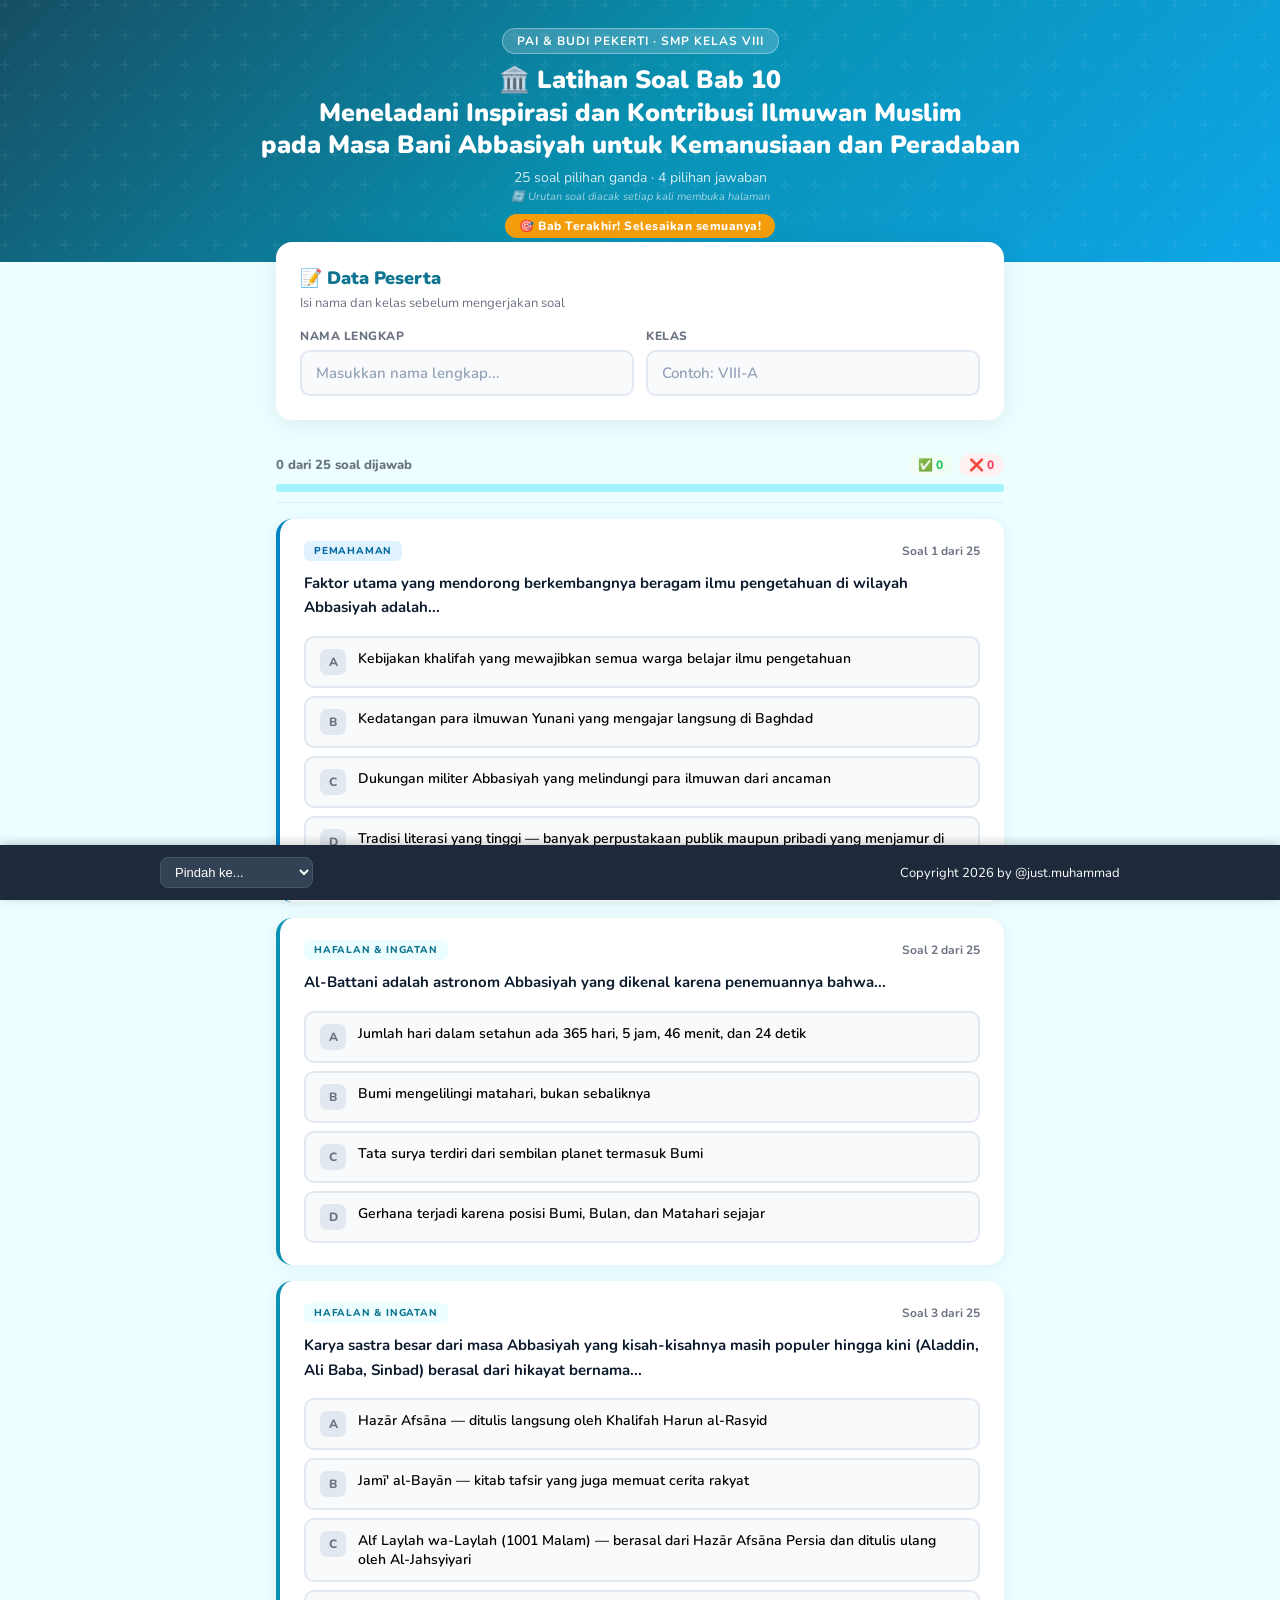
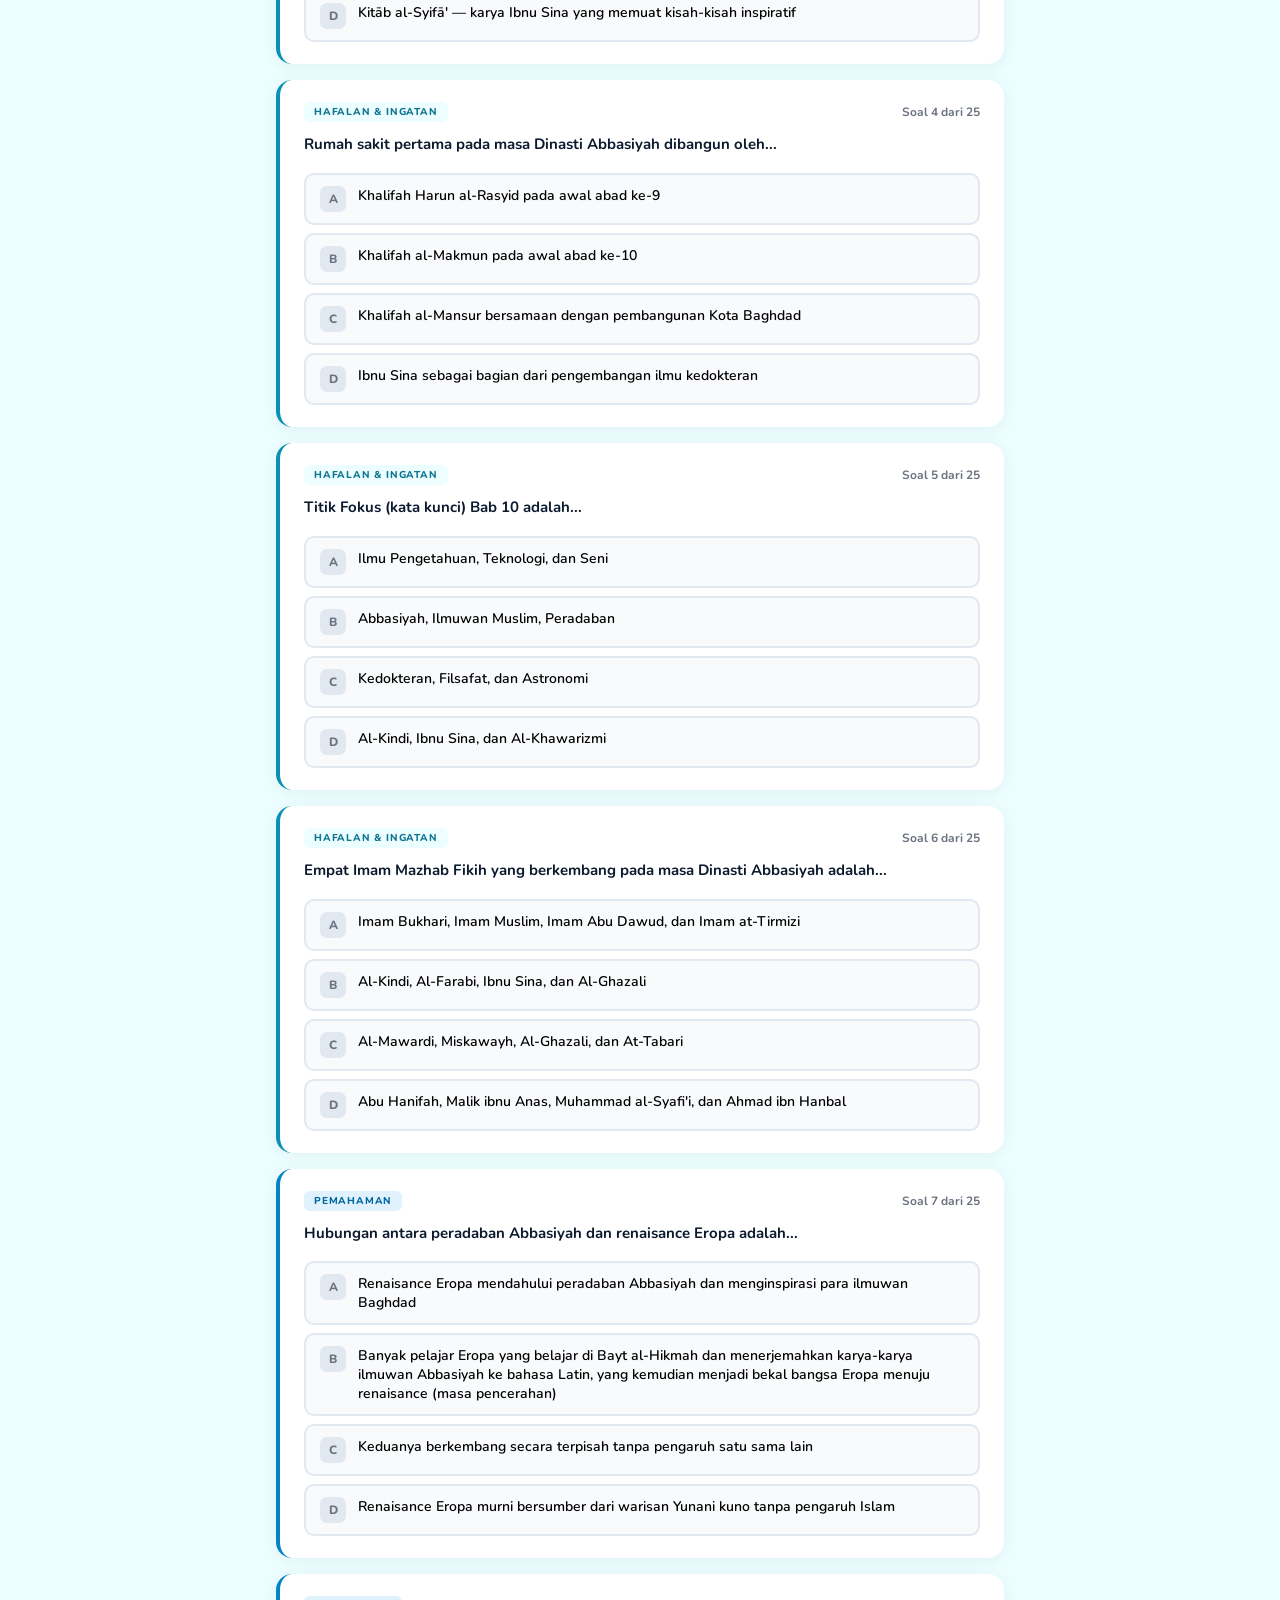
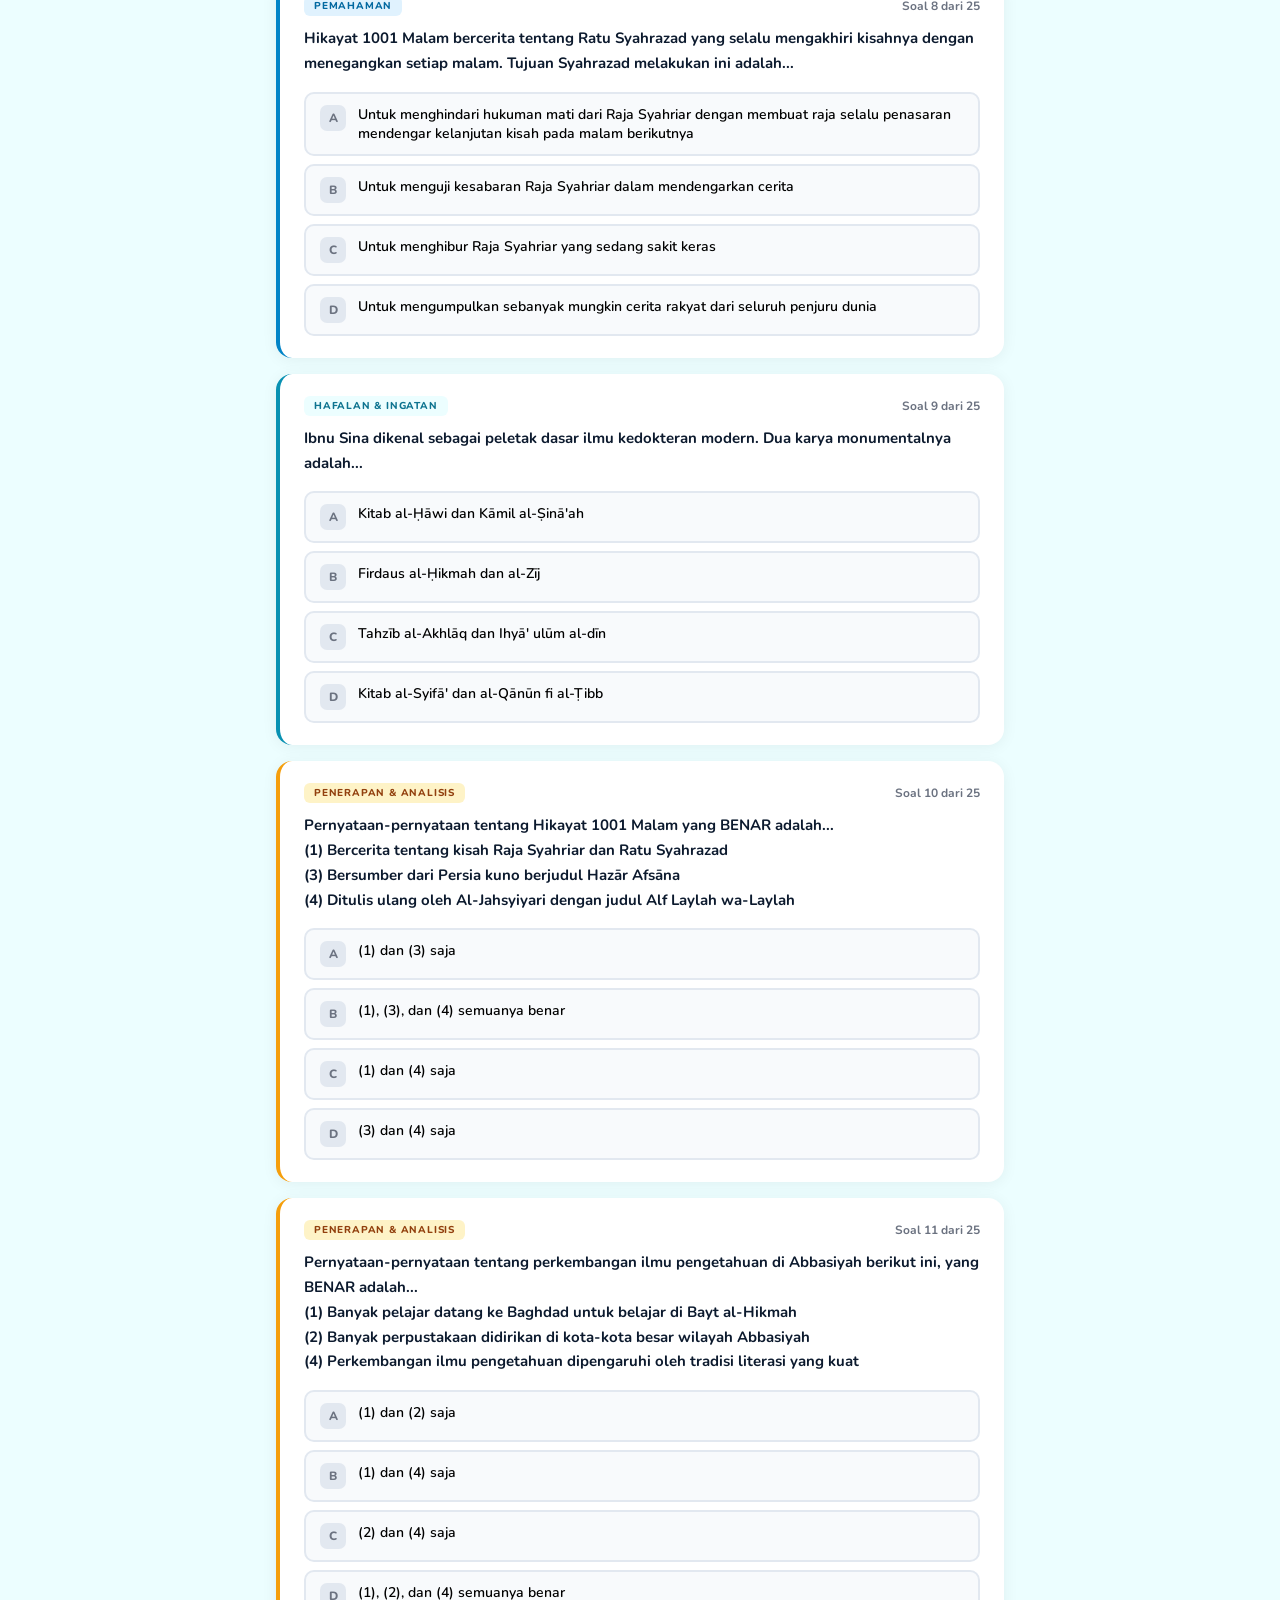
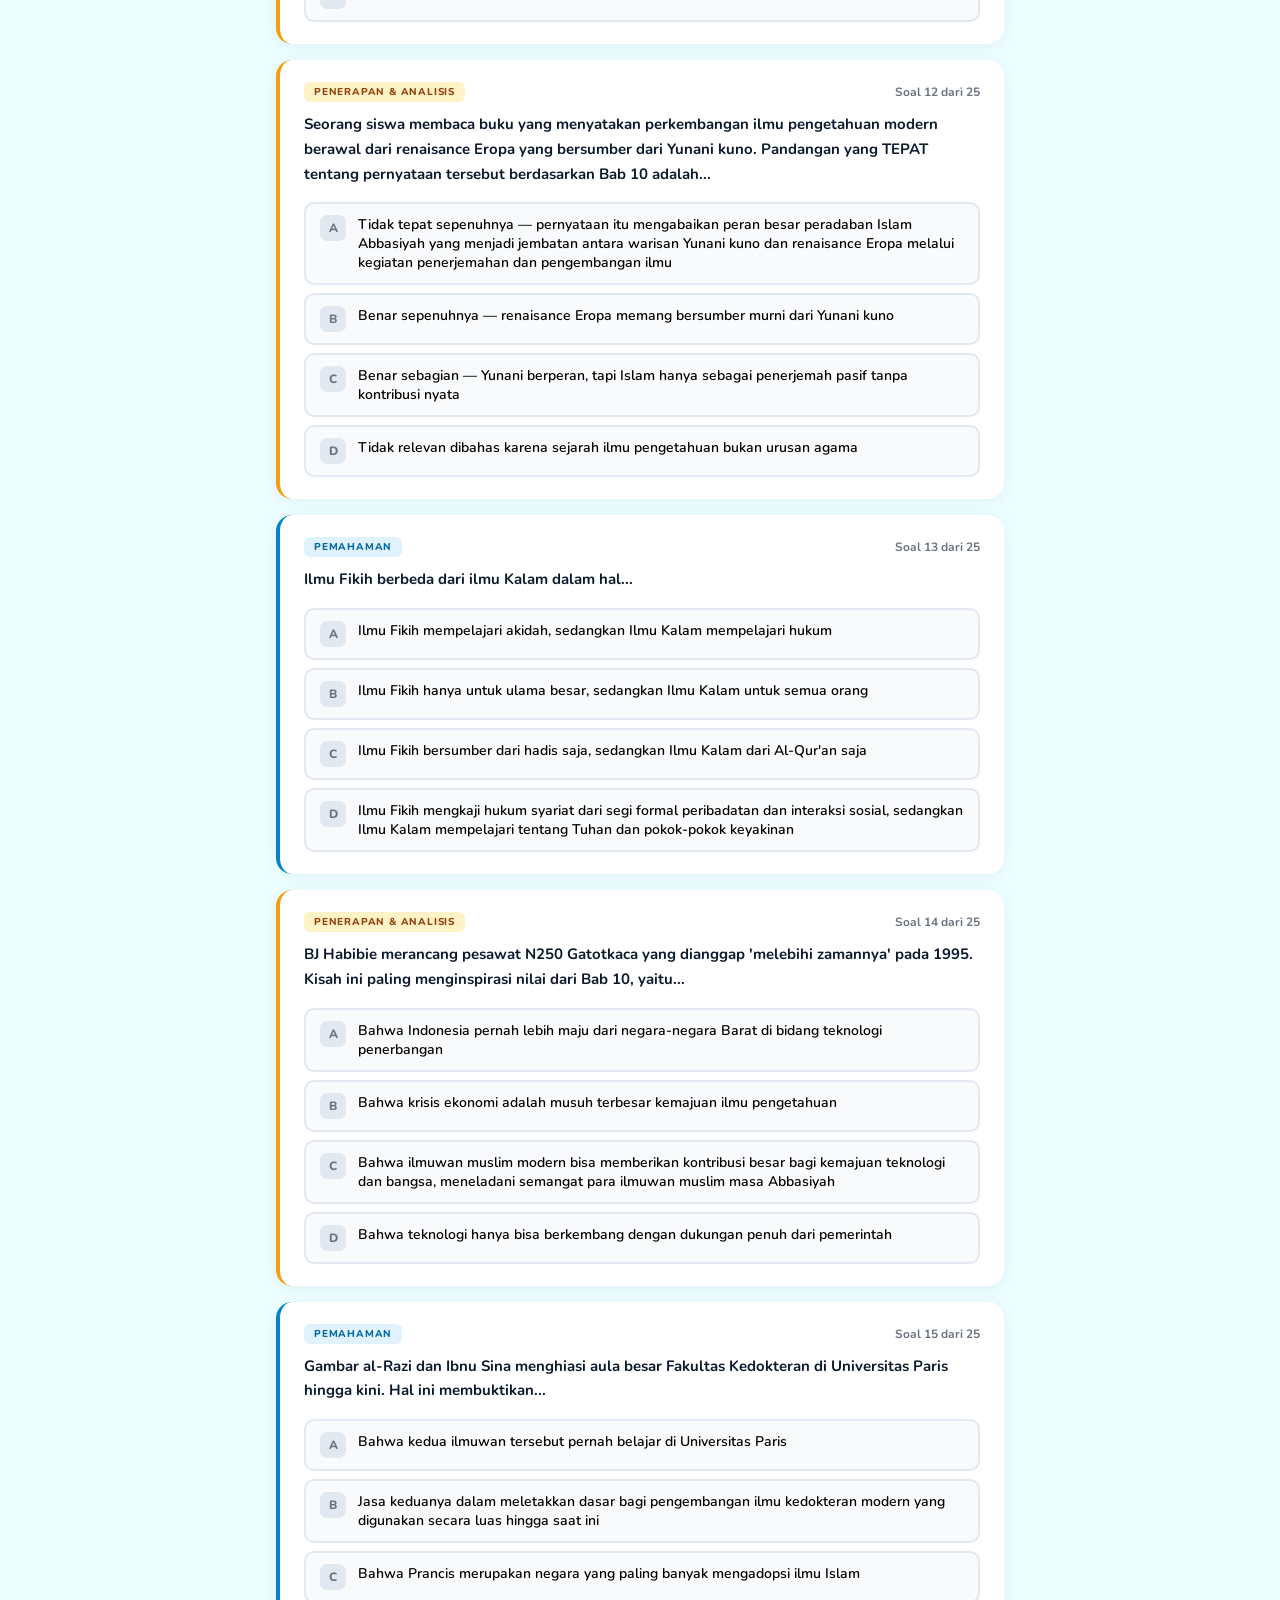
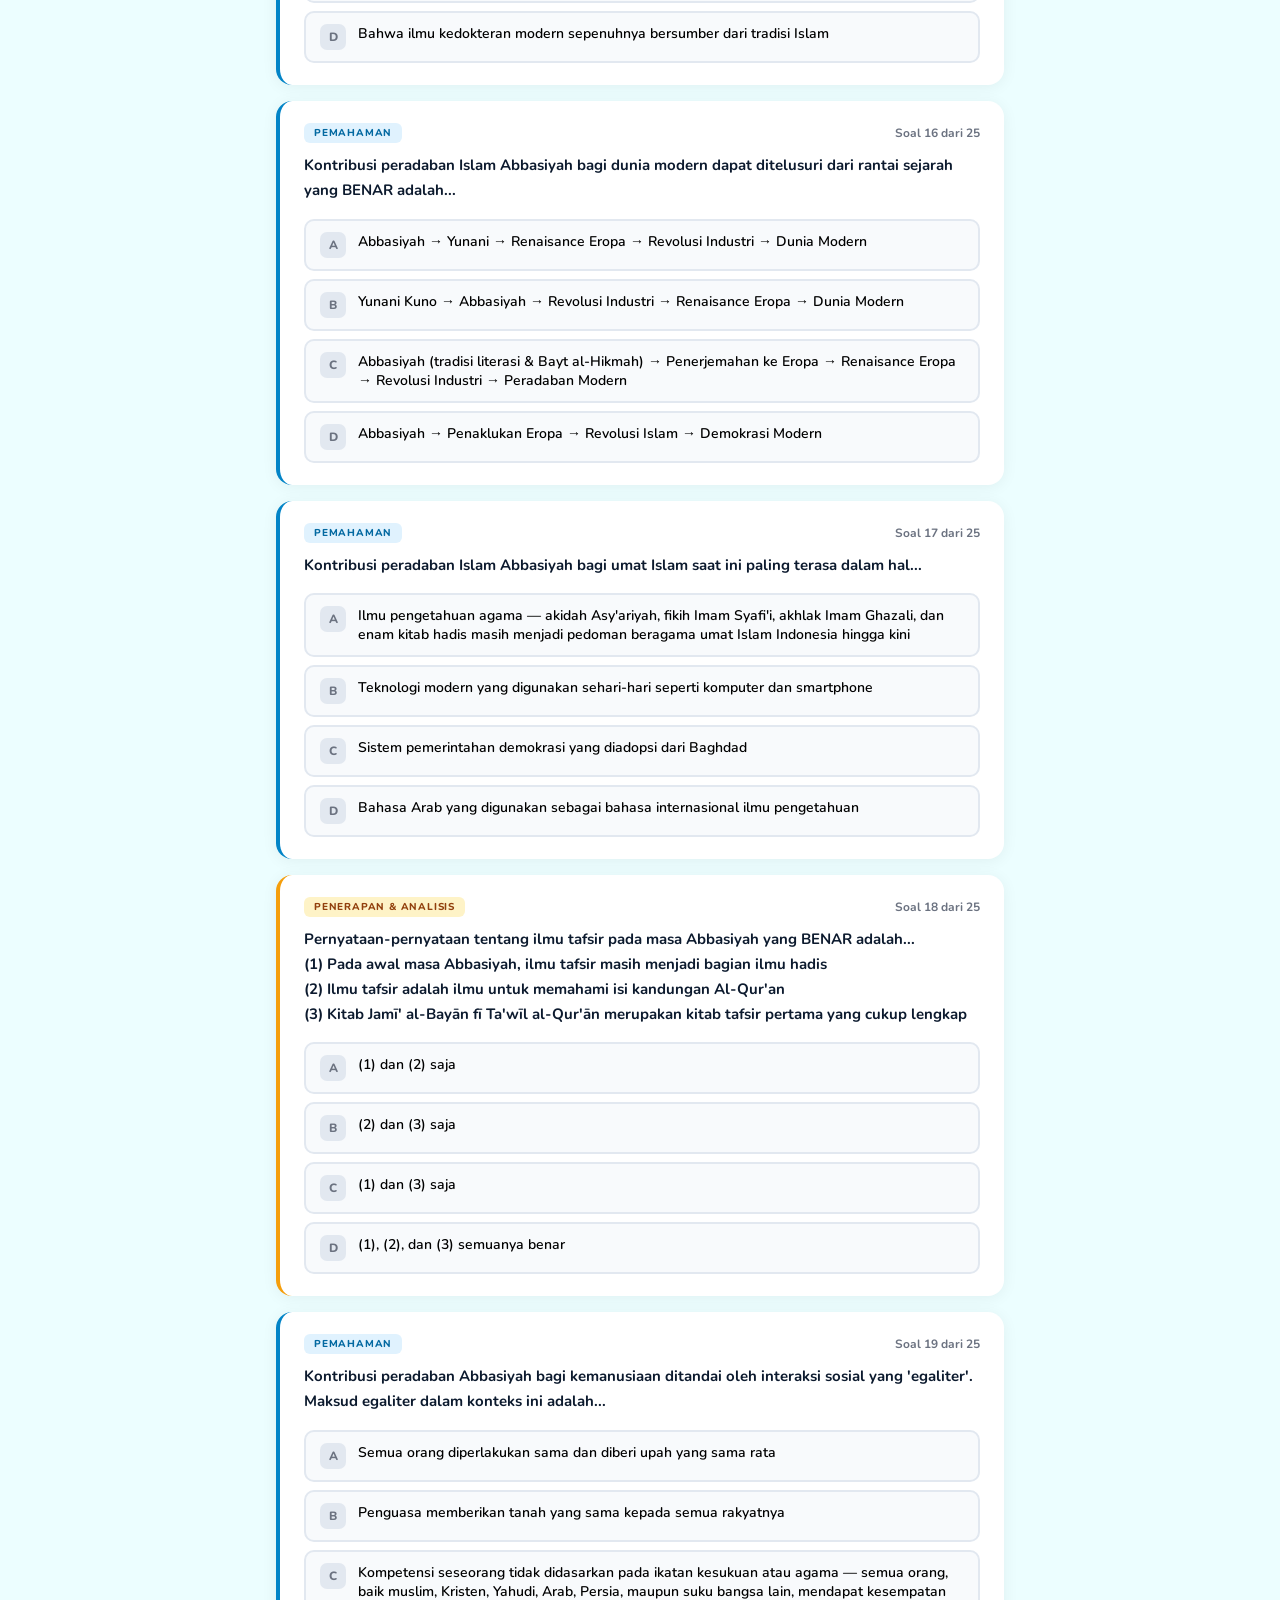
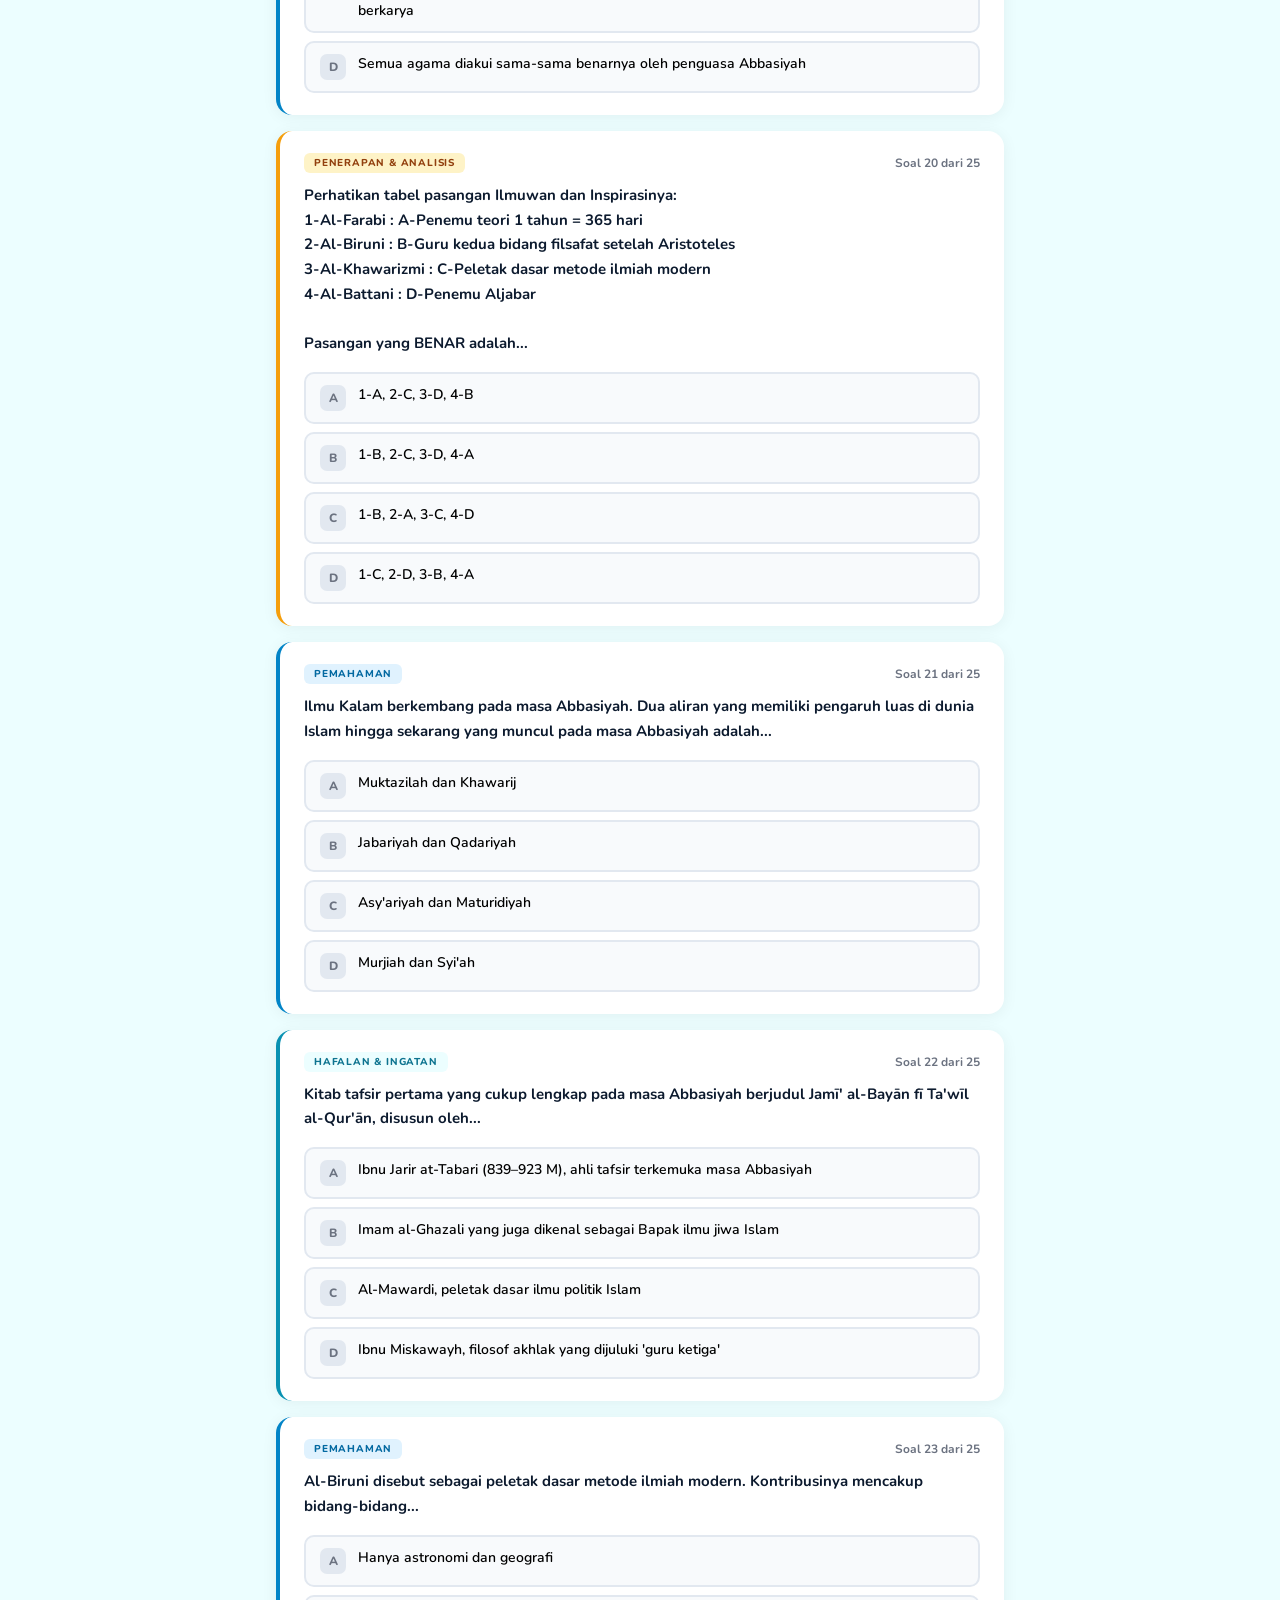
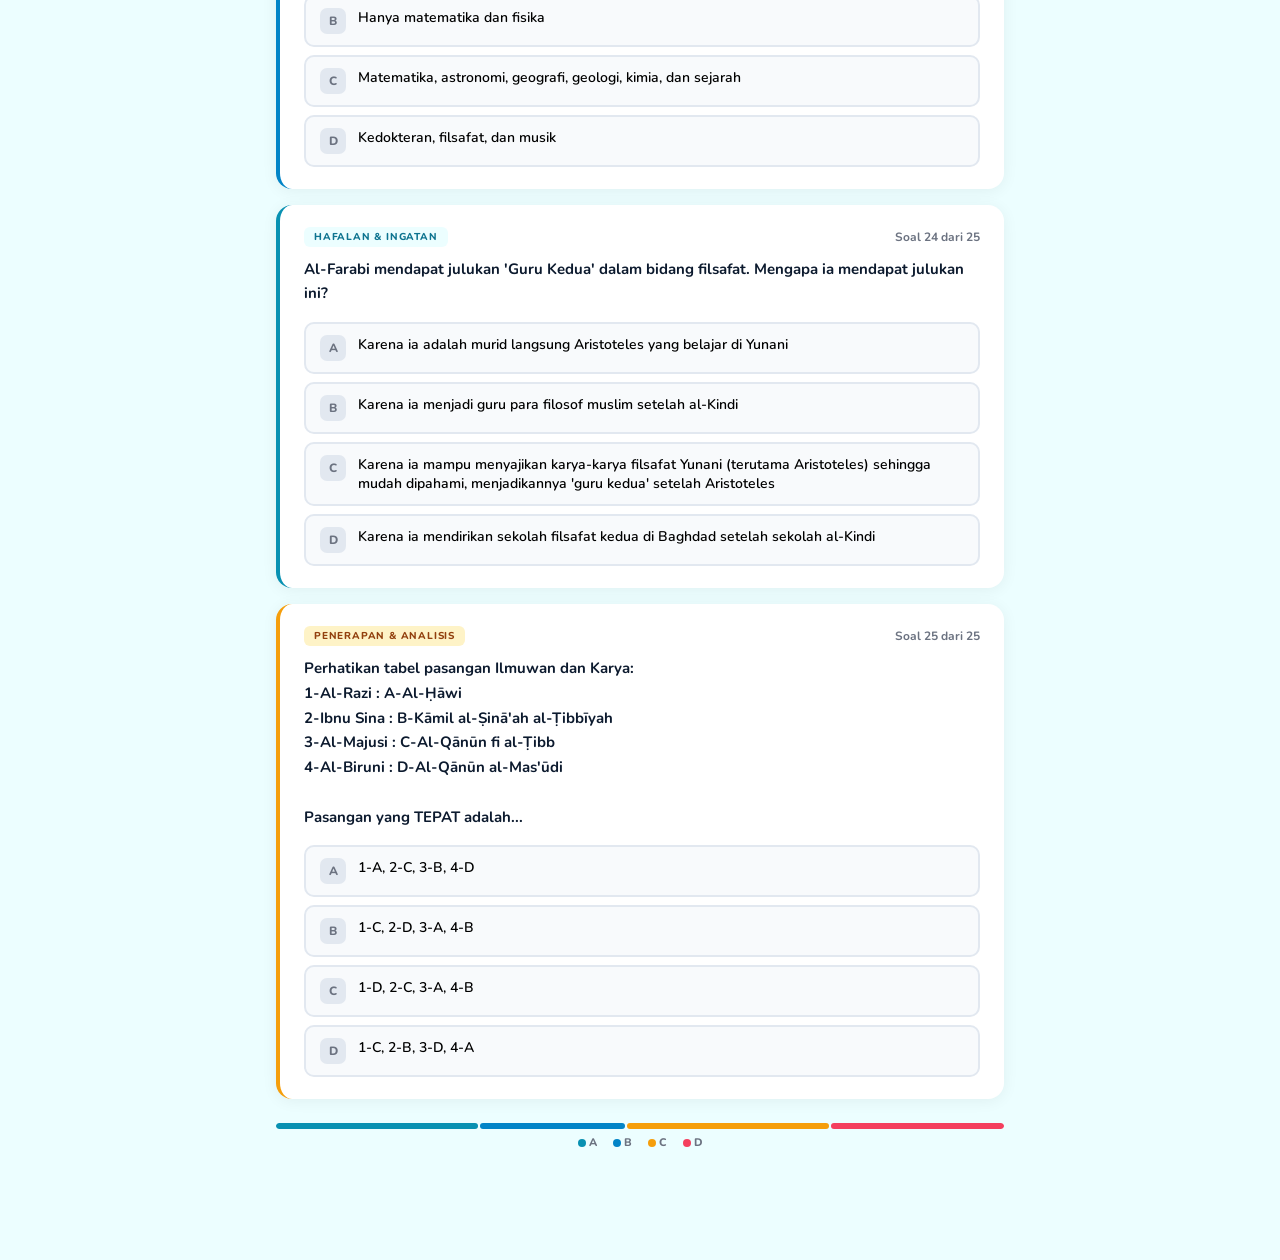
<file: bab10.html>
<!DOCTYPE html>
<html lang="id">
<head>
<meta charset="UTF-8">
<meta name="viewport" content="width=device-width, initial-scale=1.0">
<title>Latihan Soal – Bab 10 PAI Kelas VIII</title>
<link href="https://fonts.googleapis.com/css2?family=Nunito:wght@400;600;700;800;900&display=swap" rel="stylesheet">
<style>
:root {
  --cyan:    #0891b2;
  --cyan-dk: #0e7490;
  --cyan-lt: #ecfeff;
  --gold:    #f59e0b;
  --rose:    #f43f5e;
  --green:   #22c55e;
  --ink:     #0c1a2e;
  --muted:   #6b7280;
  --card:    #ffffff;
  --bg:      #ecfeff;
  --radius:  16px;
}
*{box-sizing:border-box;margin:0;padding:0;}
html{scroll-behavior:smooth;}
body{font-family:'Nunito',sans-serif;background:var(--bg);color:var(--ink);min-height:100vh;}

header{
  background:linear-gradient(135deg,#164e63 0%,#0891b2 50%,#0ea5e9 100%);
  color:#fff;padding:28px 24px 24px;text-align:center;
  position:relative;overflow:hidden;
}
header::before{
  content:'';position:absolute;inset:0;
  background:url("data:image/svg+xml,%3Csvg width='60' height='60' viewBox='0 0 60 60' xmlns='http://www.w3.org/2000/svg'%3E%3Cg fill='%23ffffff' fill-opacity='0.05'%3E%3Cpath d='M36 34v-4h-2v4h-4v2h4v4h2v-4h4v-2h-4zm0-30V0h-2v4h-4v2h4v4h2V6h4V4h-4zM6 34v-4H4v4H0v2h4v4h2v-4h4v-2H6zM6 4V0H4v4H0v2h4v4h2V6h4V4H6z'/%3E%3C/g%3E%3C/svg%3E");
}
.badge{
  display:inline-block;background:rgba(255,255,255,.18);
  border:1px solid rgba(255,255,255,.35);border-radius:99px;
  font-size:12px;font-weight:700;letter-spacing:1px;
  text-transform:uppercase;padding:4px 14px;margin-bottom:10px;
}
header h1{font-size:clamp(17px,3.8vw,25px);font-weight:900;line-height:1.3;position:relative;}
header p{font-size:14px;opacity:.82;margin-top:6px;position:relative;}
.shuffle-note{font-size:11px;opacity:.6;margin-top:2px;font-style:italic;}
.final-badge{
  display:inline-block;margin-top:10px;
  background:var(--gold);color:#fff;
  border-radius:99px;font-size:12px;font-weight:800;
  padding:4px 14px;letter-spacing:.5px;position:relative;
}

.container{max-width:760px;margin:0 auto;padding:0 16px 40px;}

.identity-card{
  background:var(--card);border-radius:var(--radius);
  box-shadow:0 4px 24px rgba(0,0,0,.08);
  padding:24px;margin-top:-20px;position:relative;z-index:2;
}
.identity-card h2{font-size:18px;font-weight:900;color:var(--cyan-dk);margin-bottom:4px;}
.identity-card .sub{font-size:13px;color:var(--muted);margin-bottom:16px;}
.input-row{display:flex;gap:12px;flex-wrap:wrap;}
.input-group{flex:1;min-width:200px;}
.input-group label{
  display:block;font-size:12px;font-weight:800;
  color:var(--muted);text-transform:uppercase;letter-spacing:.5px;margin-bottom:6px;
}
.input-group input{
  width:100%;padding:11px 14px;border:2px solid #e2e8f0;
  border-radius:10px;font-family:'Nunito',sans-serif;
  font-size:15px;font-weight:600;color:var(--ink);
  transition:border-color .2s;background:#f8fafc;
}
.input-group input:focus{
  outline:none;border-color:var(--cyan);background:#fff;
  box-shadow:0 0 0 3px rgba(8,145,178,.12);
}
.input-group input::placeholder{color:#94a3b8;font-weight:600;}

.progress-sticky{
  position:sticky;top:0;z-index:10;
  background:rgba(236,254,255,.92);backdrop-filter:blur(10px);
  -webkit-backdrop-filter:blur(10px);
  padding:14px 0 10px;margin-top:20px;
  border-bottom:1px solid rgba(8,145,178,.1);
}
.prog-top{display:flex;justify-content:space-between;align-items:center;margin-bottom:8px;}
.prog-label{font-size:13px;font-weight:800;color:var(--muted);}
.prog-chips{display:flex;gap:6px;}
.prog-chip{font-size:12px;font-weight:800;padding:3px 10px;border-radius:99px;}
.prog-chip.cg{background:#f0fdf4;color:var(--green);}
.prog-chip.cr{background:#fff1f2;color:var(--rose);}
.prog-bar{height:8px;background:#a5f3fc;border-radius:99px;overflow:hidden;}
.prog-fill{
  height:100%;border-radius:99px;
  background:linear-gradient(90deg,var(--cyan),#0ea5e9);
  transition:width .5s cubic-bezier(.4,0,.2,1);
}
.show-result-btn{
  display:none;margin-top:8px;
  padding:8px 16px;border-radius:8px;
  background:var(--cyan);color:#fff;
  font-family:'Nunito',sans-serif;font-size:13px;font-weight:800;
  border:none;cursor:pointer;transition:all .2s;
}
.show-result-btn:hover{background:var(--cyan-dk);}

.q-card{
  background:var(--card);border-radius:var(--radius);
  box-shadow:0 2px 16px rgba(0,0,0,.06);
  margin-top:16px;padding:22px 24px;
  border-left:4px solid var(--cyan);
}
.q-card[data-type="Pemahaman"]{border-left-color:#0284c7;}
.q-card[data-type="Penerapan & Analisis"]{border-left-color:var(--gold);}
.q-card.answered-correct{border-left-color:var(--green);}
.q-card.answered-wrong{border-left-color:var(--rose);}

.q-header{display:flex;justify-content:space-between;align-items:center;margin-bottom:10px;flex-wrap:wrap;gap:6px;}
.q-type-badge{
  font-size:10px;font-weight:800;letter-spacing:.8px;
  text-transform:uppercase;padding:3px 10px;border-radius:6px;
}
.q-type-badge.t-hafalan{background:var(--cyan-lt);color:var(--cyan-dk);}
.q-type-badge.t-pemahaman{background:#e0f2fe;color:#0369a1;}
.q-type-badge.t-penerapan{background:#fef3c7;color:#92400e;}
.q-num{font-size:12px;font-weight:700;color:var(--muted);}
.q-text{font-size:15px;font-weight:700;line-height:1.65;white-space:pre-line;margin-bottom:16px;}
.q-options{display:flex;flex-direction:column;gap:8px;}

.opt-btn{
  display:flex;align-items:flex-start;gap:12px;
  background:#f8fafc;border:2px solid #e2e8f0;border-radius:10px;
  padding:11px 14px;cursor:pointer;
  font-family:'Nunito',sans-serif;font-size:14px;font-weight:600;
  text-align:left;transition:all .2s;width:100%;
}
.opt-btn:hover:not(:disabled){border-color:var(--cyan);background:var(--cyan-lt);transform:translateX(3px);}
.opt-label{
  min-width:26px;height:26px;background:#e2e8f0;border-radius:7px;
  display:flex;align-items:center;justify-content:center;
  font-size:12px;font-weight:800;color:var(--muted);flex-shrink:0;transition:all .2s;
}
.opt-btn.correct{border-color:var(--green);background:#f0fdf4;}
.opt-btn.correct .opt-label{background:var(--green);color:#fff;}
.opt-btn.wrong{border-color:var(--rose);background:#fff1f2;}
.opt-btn.wrong .opt-label{background:var(--rose);color:#fff;}
.opt-btn.dimmed{opacity:.5;}
.opt-btn:disabled{cursor:default;}

.q-feedback{
  display:none;margin-top:14px;border-radius:10px;
  padding:12px 16px;font-size:13px;line-height:1.65;
}
.q-feedback.show{display:block;animation:slideUp .3s ease;}
.q-feedback.fb-correct{background:#f0fdf4;border-left:4px solid var(--green);}
.q-feedback.fb-wrong{background:#fff1f2;border-left:4px solid var(--rose);}
.q-feedback strong{display:block;font-size:14px;margin-bottom:3px;}
@keyframes slideUp{from{opacity:0;transform:translateY(8px);}to{opacity:1;transform:none;}}

.result-overlay{
  display:none;position:fixed;inset:0;z-index:100;
  background:rgba(15,23,42,.6);backdrop-filter:blur(6px);
  -webkit-backdrop-filter:blur(6px);
  justify-content:center;align-items:center;padding:20px;
}
.result-overlay.show{display:flex;animation:fadeIn .4s ease;}
@keyframes fadeIn{from{opacity:0;}to{opacity:1;}}
.result-modal{
  background:var(--card);border-radius:20px;
  box-shadow:0 24px 64px rgba(0,0,0,.2);
  max-width:480px;width:100%;padding:36px 28px;
  text-align:center;position:relative;overflow:hidden;
  animation:modalPop .4s cubic-bezier(.2,.8,.3,1.2);
  max-height:90vh;overflow-y:auto;
}
@keyframes modalPop{from{opacity:0;transform:scale(.85) translateY(30px);}to{opacity:1;transform:none;}}
.result-modal .confetti-container{position:absolute;inset:0;pointer-events:none;overflow:hidden;}
.confetti{position:absolute;top:-10px;opacity:0;animation:confettiFall linear forwards;}
@keyframes confettiFall{
  0%{opacity:1;transform:translateY(0) rotate(0deg) scale(1);}
  80%{opacity:1;}
  100%{opacity:0;transform:translateY(420px) rotate(720deg) scale(.5);}
}
.r-emoji{font-size:56px;position:relative;}
.r-greeting{font-size:14px;color:var(--muted);margin-top:12px;font-weight:700;}
.r-name{font-size:24px;font-weight:900;color:var(--ink);margin:4px 0 0;}
.r-class{font-size:13px;color:var(--cyan);font-weight:700;margin-bottom:20px;}
.r-score-wrap{background:var(--bg);border-radius:14px;padding:20px;margin-bottom:20px;}
.r-score-label{font-size:12px;font-weight:800;color:var(--muted);text-transform:uppercase;letter-spacing:.5px;}
.r-score{font-size:52px;font-weight:900;color:var(--cyan);line-height:1.1;}
.r-score span{font-size:20px;font-weight:700;color:var(--muted);}
.r-stats{display:flex;gap:10px;justify-content:center;margin-top:14px;}
.r-stat{background:#fff;border-radius:10px;padding:10px 16px;font-size:12px;font-weight:700;color:var(--muted);}
.r-stat b{display:block;font-size:20px;font-weight:900;}
.r-stat.sg b{color:var(--green);}
.r-stat.sr b{color:var(--rose);}
.r-predikat{display:inline-block;padding:6px 20px;border-radius:99px;font-weight:800;font-size:14px;margin-bottom:16px;}
.r-motivasi{
  font-size:14px;line-height:1.7;color:var(--muted);
  background:#f8fafc;border-radius:12px;padding:14px 18px;
  margin-bottom:16px;text-align:left;
}
.r-motivasi strong{color:var(--ink);}
.congrats-banner{
  background:linear-gradient(135deg,var(--cyan-lt),#fef9c3);
  border:2px solid var(--gold);border-radius:12px;
  padding:12px 16px;font-size:13px;font-weight:700;color:#92400e;
  margin-bottom:20px;text-align:left;
}
.r-btns{display:flex;flex-direction:column;gap:10px;}
.btn{
  padding:13px 24px;border-radius:12px;font-family:'Nunito',sans-serif;
  font-size:15px;font-weight:800;border:none;cursor:pointer;transition:all .2s;
}
.btn-primary{background:var(--cyan);color:#fff;box-shadow:0 4px 12px rgba(8,145,178,.3);}
.btn-primary:hover{background:var(--cyan-dk);transform:translateY(-2px);}
.btn-outline{background:transparent;color:var(--muted);border:2px solid #e2e8f0;}
.btn-outline:hover{border-color:var(--cyan);color:var(--cyan);}

.dist-bar{display:flex;height:6px;border-radius:99px;overflow:hidden;margin-top:24px;gap:2px;}
.dist-bar div{height:100%;border-radius:99px;transition:width .4s;}
.dist-legend{display:flex;justify-content:center;gap:16px;margin-top:6px;font-size:11px;font-weight:800;color:var(--muted);}
.dist-legend span{display:flex;align-items:center;gap:3px;}
.dist-legend i{width:8px;height:8px;border-radius:50%;display:inline-block;}

@media(max-width:500px){
    .q-card{padding:16px 14px;}
    .opt-btn{padding:10px 12px;font-size:13px;}
    .result-modal{padding:20px 16px; max-width:85vw; max-height:calc(100vh - 40px); overflow-y:auto;}
    .r-emoji{font-size:48px;}
    .r-name{font-size:20px;}
    .r-score{font-size:42px;}
    .r-motivasi{font-size:13px;}
    .r-score-wrap{padding:14px;}
    .r-stat{padding:8px 12px; font-size:11px;}
    .r-stat b{font-size:18px;}
    .r-predikat{padding:4px 16px; font-size:13px;}
    .r-btns{gap:8px;}
    .btn{padding:11px 20px; font-size:14px;}
    .identity-card{padding:18px 16px;}
  }

  /* --- PERBAIKAN FOOTER BY MENTOR --- */
.main-footer {
    background-color: #1e293b !important; /* Warna gelap modern */
    color: white !important;
    padding: 12px 0 !important;
    position: fixed !important;
    bottom: 0 !important;
    left: 0 !important;
    width: 100% !important;
    z-index: 9999 !important; /* Supaya tidak tertutup elemen soal */
    box-shadow: 0 -2px 10px rgba(0,0,0,0.2);
    font-family: 'Nunito', sans-serif;
}

.footer-container {
    display: flex !important;
    /* Baris di bawah ini adalah kuncinya! */
    justify-content: space-between !important; 
    align-items: center !important;
    max-width: 1000px;
    margin: 0 auto !important;
    padding: 0 20px !important;
}

.footer-left select {
    padding: 6px 10px !important;
    border-radius: 8px !important;
    border: 1px solid #475569 !important;
    background: #334155 !important;
    color: white !important;
    cursor: pointer;
    font-size: 13px;
}

.footer-right p {
    margin: 0 !important;
    font-size: 13px !important;
    text-align: right !important; /* Memastikan teks rata kanan */
    white-space: nowrap; /* Mencegah teks turun ke bawah/terpotong */
}

/* Supaya konten soal paling bawah tidak tertutup footer */
body {
    padding-bottom: 70px !important;
}
</style>
</head>
<body>

<header>
  <div class="badge">PAI & Budi Pekerti · SMP Kelas VIII</div>
  <h1>🏛️ Latihan Soal Bab 10<br>Meneladani Inspirasi dan Kontribusi Ilmuwan Muslim<br>pada Masa Bani Abbasiyah untuk Kemanusiaan dan Peradaban</h1>
  <p>25 soal pilihan ganda · 4 pilihan jawaban</p>
  <p class="shuffle-note">🔄 Urutan soal diacak setiap kali membuka halaman</p>
  <div class="final-badge">🎯 Bab Terakhir! Selesaikan semuanya!</div>
</header>

<div class="container">
  <section class="identity-card">
    <h2>📝 Data Peserta</h2>
    <p class="sub">Isi nama dan kelas sebelum mengerjakan soal</p>
    <div class="input-row">
      <div class="input-group">
        <label for="inp-nama">Nama Lengkap</label>
        <input type="text" id="inp-nama" placeholder="Masukkan nama lengkap...">
      </div>
      <div class="input-group">
        <label for="inp-kelas">Kelas</label>
        <input type="text" id="inp-kelas" placeholder="Contoh: VIII-A">
      </div>
    </div>
  </section>

  <div class="progress-sticky">
    <div class="prog-top">
      <span class="prog-label" id="prog-label">0 dari 25 soal dijawab</span>
      <div class="prog-chips">
        <span class="prog-chip cg" id="chip-g">✅ 0</span>
        <span class="prog-chip cr" id="chip-r">❌ 0</span>
      </div>
    </div>
    <div class="prog-bar"><div class="prog-fill" id="prog-fill" style="width:0%"></div></div>
    <button class="show-result-btn" id="btn-show-result" onclick="openResult()">🎉 Lihat Hasil</button>
  </div>

  <div id="questions-container"></div>

  <div style="margin-top:24px;">
    <div class="dist-bar" id="dist-bar"></div>
    <div class="dist-legend">
      <span><i style="background:var(--cyan)"></i>A</span>
      <span><i style="background:#0284c7"></i>B</span>
      <span><i style="background:var(--gold)"></i>C</span>
      <span><i style="background:var(--rose)"></i>D</span>
    </div>
  </div>
</div>

<div class="result-overlay" id="result-overlay">
  <div class="result-modal">
    <div class="confetti-container" id="confetti-box"></div>
    <div class="r-emoji" id="r-emoji"></div>
    <div class="r-greeting">Selamat!</div>
    <div class="r-name" id="r-name"></div>
    <div class="r-class" id="r-class"></div>
    <div class="r-score-wrap">
      <div class="r-score-label">Skor Kamu</div>
      <div class="r-score"><span id="r-score"></span><span>/100</span></div>
      <div class="r-stats">
        <div class="r-stat sg"><b id="r-correct">0</b>Benar</div>
        <div class="r-stat sr"><b id="r-wrong">0</b>Salah</div>
      </div>
    </div>
    <div class="r-predikat" id="r-predikat"></div>
    <div class="r-motivasi" id="r-motivasi"></div>
    <div class="congrats-banner">
      🎓 Selamat! Kamu telah menyelesaikan semua latihan soal Bab 1–10.<br>
      Kini saatnya mengulang bab yang masih perlu diperkuat sebelum ujian. Semangat! 💪
    </div>
    <div class="r-btns">
      <button class="btn btn-outline" onclick="closeResult()">Tinjau Jawaban Saya</button>
      <button class="btn btn-primary" onclick="restart()">🔁 Ulangi Latihan</button>
    </div>
  </div>
</div>

<script>
// ═══════════════════════════════════════════════════════
// DATA SOAL — Bab 10 (DISTRIBUSI JAWABAN SEIMBANG)
// A=7, B=5, C=7, D=6
// ═══════════════════════════════════════════════════════
const questions = [

// ── Soal 1 → Jawaban B ──
{
  type:"Hafalan & Ingatan",
  text:"Titik Fokus (kata kunci) Bab 10 adalah...",
  options:["Ilmu Pengetahuan, Teknologi, dan Seni","Abbasiyah, Ilmuwan Muslim, Peradaban","Kedokteran, Filsafat, dan Astronomi","Al-Kindi, Ibnu Sina, dan Al-Khawarizmi"],
  answer:1,
  explanation:"Titik Fokus Bab 10 adalah 'Abbasiyah, Ilmuwan Muslim, Peradaban.' Ketiganya merangkum isi bab: sejarah Dinasti Abbasiyah sebagai latar, para ilmuwan muslim yang lahir dari tradisi literasi Bayt al-Hikmah, serta kontribusi mereka bagi peradaban umat Islam, kemanusiaan, renaisance Eropa, dan dunia."
},
// ── Soal 2 → Jawaban A ──
{
  type:"Hafalan & Ingatan",
  text:"Rumah sakit pertama pada masa Dinasti Abbasiyah dibangun oleh...",
  options:["Khalifah Harun al-Rasyid pada awal abad ke-9","Khalifah al-Makmun pada awal abad ke-10","Khalifah al-Mansur bersamaan dengan pembangunan Kota Baghdad","Ibnu Sina sebagai bagian dari pengembangan ilmu kedokteran"],
  answer:0,
  explanation:"Rumah sakit pertama pada masa Abbasiyah dibuat oleh Harun al-Rasyid pada awal abad kesembilan. Tidak lama kemudian rumah sakit-rumah sakit lain tumbuh di seluruh dunia Muslim. Rumah sakit saat itu sudah memiliki bangsal khusus perempuan, apotik sendiri, perpustakaan medis, dan kursus kedokteran."
},
// ── Soal 3 → Jawaban D ──
{
  type:"Hafalan & Ingatan",
  text:"Ibnu Sina dikenal sebagai peletak dasar ilmu kedokteran modern. Dua karya monumentalnya adalah...",
  options:["Kitab al-Ḥāwi dan Kāmil al-Ṣinā'ah","Firdaus al-Ḥikmah dan al-Zīj","Tahzīb al-Akhlāq dan Ihyā' ulūm al-dīn","Kitab al-Syifā' dan al-Qānūn fi al-Ṭibb"],
  answer:3,
  explanation:"Dua karya monumental Ibnu Sina (Abu Ali al-Huseyn bin Abdullah, 980–1073 M): (1) Kitāb al-Syifā' — tentang ilmu pengobatan; (2) al-Qānūn fi al-Ṭibb — tentang dasar-dasar ilmu kedokteran yang dijadikan teori dasar yang dipelajari mahasiswa kedokteran di seluruh dunia. Karena kontribusinya, Ibnu Sina disebut sebagai Bapak kedokteran modern."
},
// ── Soal 4 → Jawaban C ──
{
  type:"Hafalan & Ingatan",
  text:"Al-Farabi mendapat julukan 'Guru Kedua' dalam bidang filsafat. Mengapa ia mendapat julukan ini?",
  options:["Karena ia adalah murid langsung Aristoteles yang belajar di Yunani","Karena ia menjadi guru para filosof muslim setelah al-Kindi","Karena ia mampu menyajikan karya-karya filsafat Yunani (terutama Aristoteles) sehingga mudah dipahami, menjadikannya 'guru kedua' setelah Aristoteles","Karena ia mendirikan sekolah filsafat kedua di Baghdad setelah sekolah al-Kindi"],
  answer:2,
  explanation:"Al-Farabi (870–950 M) dikenal sebagai 'guru kedua' dalam bidang filsafat setelah filosof Yunani Aristoteles. Julukan ini diberikan karena al-Farabi mampu menyajikan karya-karya filsafat Yunani dengan cara yang mudah dipahami oleh para ilmuwan. Ia menulis sekitar 100 buku tentang filsafat, bahasa, musik, dan politik."
},
// ── Soal 5 → Jawaban A ──
{
  type:"Hafalan & Ingatan",
  text:"Al-Battani adalah astronom Abbasiyah yang dikenal karena penemuannya bahwa...",
  options:["Jumlah hari dalam setahun ada 365 hari, 5 jam, 46 menit, dan 24 detik","Bumi mengelilingi matahari, bukan sebaliknya","Tata surya terdiri dari sembilan planet termasuk Bumi","Gerhana terjadi karena posisi Bumi, Bulan, dan Matahari sejajar"],
  answer:0,
  explanation:"Al-Battani (877–918 M) adalah ilmuwan yang menemukan bahwa jumlah hari dalam setahun ada 365 hari, 5 jam, 46 menit, dan 24 detik. Karya utamanya berjudul Kitab al-Zīj. Penemuannya ini merupakan kontribusi besar bagi perkembangan astronomi dunia."
},
// ── Soal 6 → Jawaban D ──
{
  type:"Hafalan & Ingatan",
  text:"Empat Imam Mazhab Fikih yang berkembang pada masa Dinasti Abbasiyah adalah...",
  options:["Imam Bukhari, Imam Muslim, Imam Abu Dawud, dan Imam at-Tirmizi","Al-Kindi, Al-Farabi, Ibnu Sina, dan Al-Ghazali","Al-Mawardi, Miskawayh, Al-Ghazali, dan At-Tabari","Abu Hanifah, Malik ibnu Anas, Muhammad al-Syafi'i, dan Ahmad ibn Hanbal"],
  answer:3,
  explanation:"Empat Imam Mazhab Fikih: (1) Abu Hanifah (699–767 M) — Mazhab Hanafi; (2) Malik ibnu Anas (715–795 M) — Mazhab Maliki, berpengaruh di Afrika Barat dan Utara; (3) Muhammad ibn Idris al-Syafi'i (767–805 M) — Mazhab Syafi'i, berpengaruh di Asia Tenggara termasuk Indonesia; (4) Ahmad ibn Hanbal (780–855 M) — Mazhab Hambali, berpengaruh di Semenanjung Arab."
},
// ── Soal 7 → Jawaban C ──
{
  type:"Hafalan & Ingatan",
  text:"Karya sastra besar dari masa Abbasiyah yang kisah-kisahnya masih populer hingga kini (Aladdin, Ali Baba, Sinbad) berasal dari hikayat bernama...",
  options:["Hazār Afsāna — ditulis langsung oleh Khalifah Harun al-Rasyid","Jamī' al-Bayān — kitab tafsir yang juga memuat cerita rakyat","Alf Laylah wa-Laylah (1001 Malam) — berasal dari Hazār Afsāna Persia dan ditulis ulang oleh Al-Jahsyiyari","Kitāb al-Syifā' — karya Ibnu Sina yang memuat kisah-kisah inspiratif"],
  answer:2,
  explanation:"Hikayat '1001 Malam' (Alf Laylah wa-Laylah) adalah karya sastra besar dari masa Abbasiyah. Asalnya dari karya Persia kuno berjudul Hazār Afsāna (seribu cerita). Al-Jahsyiyari menerjemahkan dan menulis ulangnya pada masa kekhalifahan Harun al-Rasyid. Kisah-kisah seperti Aladdin, Ali Baba, dan Sinbad si Pelaut berasal dari hikayat ini."
},
// ── Soal 8 → Jawaban A ──
{
  type:"Hafalan & Ingatan",
  text:"Kitab tafsir pertama yang cukup lengkap pada masa Abbasiyah berjudul Jamī' al-Bayān fī Ta'wīl al-Qur'ān, disusun oleh...",
  options:["Ibnu Jarir at-Tabari (839–923 M), ahli tafsir terkemuka masa Abbasiyah","Imam al-Ghazali yang juga dikenal sebagai Bapak ilmu jiwa Islam","Al-Mawardi, peletak dasar ilmu politik Islam","Ibnu Miskawayh, filosof akhlak yang dijuluki 'guru ketiga'"],
  answer:0,
  explanation:"Kitab tafsir Jamī' al-Bayān fī Ta'wīl al-Qur'ān (dikenal sebagai Tafsir aṭ-Ṭabari) disusun oleh Abu Ja'far Muhammad bin Jarir at-Tabari (839–923 M), lebih dikenal sebagai Ibnu Jarir atau at-Tabari. Tafsirnya merupakan pelopor penyusunan kitab-kitab tafsir pada masa-masa berikutnya."
},
// ── Soal 9 → Jawaban D ──
{
  type:"Pemahaman",
  text:"Faktor utama yang mendorong berkembangnya beragam ilmu pengetahuan di wilayah Abbasiyah adalah...",
  options:["Kebijakan khalifah yang mewajibkan semua warga belajar ilmu pengetahuan","Kedatangan para ilmuwan Yunani yang mengajar langsung di Baghdad","Dukungan militer Abbasiyah yang melindungi para ilmuwan dari ancaman","Tradisi literasi yang tinggi — banyak perpustakaan publik maupun pribadi yang menjamur di seantero wilayah Abbasiyah"],
  answer:3,
  explanation:"Tradisi literasi yang sangat tinggi menjadi faktor utama berkembangnya ilmu pengetahuan di wilayah Abbasiyah. Berbagai perpustakaan, baik publik maupun pribadi, menjamur di mana-mana. Tradisi ini menyebabkan berkembangnya beragam ilmu — kedokteran, matematika, astronomi, kimia, seni, ilmu kalam, fikih, tafsir, dan hadis."
},
// ── Soal 10 → Jawaban B ──
{
  type:"Pemahaman",
  text:"Gambar al-Razi dan Ibnu Sina menghiasi aula besar Fakultas Kedokteran di Universitas Paris hingga kini. Hal ini membuktikan...",
  options:["Bahwa kedua ilmuwan tersebut pernah belajar di Universitas Paris","Jasa keduanya dalam meletakkan dasar bagi pengembangan ilmu kedokteran modern yang digunakan secara luas hingga saat ini","Bahwa Prancis merupakan negara yang paling banyak mengadopsi ilmu Islam","Bahwa ilmu kedokteran modern sepenuhnya bersumber dari tradisi Islam"],
  answer:1,
  explanation:"Potret al-Razi dan Ibnu Sina menghiasi aula Fakultas Kedokteran Universitas Paris karena jasa keduanya dalam meletakkan dasar bagi pengembangan ilmu kedokteran modern. Hal ini menunjukkan bahwa kontribusi ilmuwan muslim Abbasiyah diakui dan dihormati oleh dunia Barat hingga saat sekarang."
},
// ── Soal 11 → Jawaban C ──
{
  type:"Pemahaman",
  text:"Ilmu Kalam berkembang pada masa Abbasiyah. Dua aliran yang memiliki pengaruh luas di dunia Islam hingga sekarang yang muncul pada masa Abbasiyah adalah...",
  options:["Muktazilah dan Khawarij","Jabariyah dan Qadariyah","Asy'ariyah dan Maturidiyah","Murjiah dan Syi'ah"],
  answer:2,
  explanation:"Ilmu Kalam sudah berkembang sejak sebelum masa Abbasiyah dengan berbagai aliran (Khawarij, Murjiah, Jabariyah, Qadariyah, Muktazilah). Namun pada masa Abbasiyah muncul dua aliran yang memiliki pengaruh luas di dunia Islam hingga sekarang, yakni Asy'ariyah dan Maturidiyah. Di Indonesia, mayoritas umat Islam mengikuti akidah Asy'ariyah."
},
// ── Soal 12 → Jawaban C ──
{
  type:"Pemahaman",
  text:"Al-Biruni disebut sebagai peletak dasar metode ilmiah modern. Kontribusinya mencakup bidang-bidang...",
  options:["Hanya astronomi dan geografi","Hanya matematika dan fisika","Matematika, astronomi, geografi, geologi, kimia, dan sejarah","Kedokteran, filsafat, dan musik"],
  answer:2,
  explanation:"Al-Biruni (973–1073 M) adalah peletak dasar metode ilmiah modern yang meliputi bidang matematika, astronomi, geografi, geologi, kimia, dan sejarah. Karya utamanya berjudul Kitab al-Qānūn al-Mas'ūdi fi al-Hay'ah w-al-Nujūm. Ia juga dikenal sebagai 'bapak geodesi' dunia karena kontribusinya dalam ilmu bumi."
},
// ── Soal 13 → Jawaban A ──
{
  type:"Pemahaman",
  text:"Kontribusi peradaban Islam Abbasiyah bagi umat Islam saat ini paling terasa dalam hal...",
  options:["Ilmu pengetahuan agama — akidah Asy'ariyah, fikih Imam Syafi'i, akhlak Imam Ghazali, dan enam kitab hadis masih menjadi pedoman beragama umat Islam Indonesia hingga kini","Teknologi modern yang digunakan sehari-hari seperti komputer dan smartphone","Sistem pemerintahan demokrasi yang diadopsi dari Baghdad","Bahasa Arab yang digunakan sebagai bahasa internasional ilmu pengetahuan"],
  answer:0,
  explanation:"Kontribusi terbesar peradaban Abbasiyah bagi umat Islam adalah ilmu pengetahuan agama. Umat Islam Indonesia sampai sekarang masih menggunakan produk ilmu pengetahuan agama masa Abbasiyah: akidah Asy'ariyah, fikih Imam Syafi'i, akhlak Imam Ghazali, serta enam kitab hadis. Ini menunjukkan betapa besarnya kontribusi peradaban Islam masa Abbasiyah terhadap keberadaan umat Islam hingga masa kini."
},
// ── Soal 14 → Jawaban C ──
{
  type:"Pemahaman",
  text:"Kontribusi peradaban Abbasiyah bagi kemanusiaan ditandai oleh interaksi sosial yang 'egaliter'. Maksud egaliter dalam konteks ini adalah...",
  options:["Semua orang diperlakukan sama dan diberi upah yang sama rata","Penguasa memberikan tanah yang sama kepada semua rakyatnya","Kompetensi seseorang tidak didasarkan pada ikatan kesukuan atau agama — semua orang, baik muslim, Kristen, Yahudi, Arab, Persia, maupun suku bangsa lain, mendapat kesempatan berkarya","Semua agama diakui sama-sama benarnya oleh penguasa Abbasiyah"],
  answer:2,
  explanation:"Penguasa Abbasiyah mengembangkan interaksi sosial yang egaliter: kompetensi seseorang tidak didasarkan pada ikatan kesukuan ataupun agama. Para penguasa memberikan kesempatan kepada siapapun — baik umat Islam, Kristen, Yahudi, Arab, Persia, Turki, maupun suku bangsa lain — untuk berkarya di bidangnya. Hal ini melahirkan pengakuan terhadap nilai-nilai kemanusiaan, termasuk hak kebebasan beragama."
},
// ── Soal 15 → Jawaban B ──
{
  type:"Pemahaman",
  text:"Hubungan antara peradaban Abbasiyah dan renaisance Eropa adalah...",
  options:["Renaisance Eropa mendahului peradaban Abbasiyah dan menginspirasi para ilmuwan Baghdad","Banyak pelajar Eropa yang belajar di Bayt al-Hikmah dan menerjemahkan karya-karya ilmuwan Abbasiyah ke bahasa Latin, yang kemudian menjadi bekal bangsa Eropa menuju renaisance (masa pencerahan)","Keduanya berkembang secara terpisah tanpa pengaruh satu sama lain","Renaisance Eropa murni bersumber dari warisan Yunani kuno tanpa pengaruh Islam"],
  answer:1,
  explanation:"Sejarawan Philip K. Hitti mencatat bahwa saat bangsawan Eropa baru belajar menuliskan nama mereka, Baghdad sudah menjadi kota metropolitan yang gemerlapan. Banyak pelajar Eropa dikirim ke Baghdad belajar di Bayt al-Hikmah. Mereka menerjemahkan karya-karya ilmuwan Abbasiyah ke bahasa Latin. Berbekal terjemahan itu, bangsa Eropa bergerak menuju masa pencerahan (renaisance)."
},
// ── Soal 16 → Jawaban D ──
{
  type:"Pemahaman",
  text:"Ilmu Fikih berbeda dari ilmu Kalam dalam hal...",
  options:["Ilmu Fikih mempelajari akidah, sedangkan Ilmu Kalam mempelajari hukum","Ilmu Fikih hanya untuk ulama besar, sedangkan Ilmu Kalam untuk semua orang","Ilmu Fikih bersumber dari hadis saja, sedangkan Ilmu Kalam dari Al-Qur'an saja","Ilmu Fikih mengkaji hukum syariat dari segi formal peribadatan dan interaksi sosial, sedangkan Ilmu Kalam mempelajari tentang Tuhan dan pokok-pokok keyakinan"],
  answer:3,
  explanation:"Ilmu Fikih mengkaji hukum syariat Islam dari segi-segi formal peribadatan dan berinteraksi sosial — membahas pelaksanaan hukum Islam dalam ibadah maupun muamalah dari Al-Qur'an dan hadis. Sedangkan Ilmu Kalam (disebut juga ilmu akidah/tauhid/Ushuluddin) mempelajari tentang Tuhan beserta segala aspeknya, termasuk pokok-pokok keyakinan dan keesaan Allah."
},
// ── Soal 17 → Jawaban C ──
{
  type:"Pemahaman",
  text:"Kontribusi peradaban Islam Abbasiyah bagi dunia modern dapat ditelusuri dari rantai sejarah yang BENAR adalah...",
  options:["Abbasiyah → Yunani → Renaisance Eropa → Revolusi Industri → Dunia Modern","Yunani Kuno → Abbasiyah → Revolusi Industri → Renaisance Eropa → Dunia Modern","Abbasiyah (tradisi literasi & Bayt al-Hikmah) → Penerjemahan ke Eropa → Renaisance Eropa → Revolusi Industri → Peradaban Modern","Abbasiyah → Penaklukan Eropa → Revolusi Islam → Demokrasi Modern"],
  answer:2,
  explanation:"Rantai kontribusi Abbasiyah bagi dunia modern: Tradisi literasi & Bayt al-Hikmah Abbasiyah melahirkan ilmuwan dan ilmu pengetahuan → Pelajar Eropa belajar ke Baghdad, menerjemahkan karya ke bahasa Latin → Eropa memasuki renaisance (masa pencerahan) → Muncul revolusi industri → Perkembangan Iptek modern → Tatanan dunia modern termasuk sistem demokrasi."
},
// ── Soal 18 → Jawaban A ──
{
  type:"Pemahaman",
  text:"Hikayat 1001 Malam bercerita tentang Ratu Syahrazad yang selalu mengakhiri kisahnya dengan menegangkan setiap malam. Tujuan Syahrazad melakukan ini adalah...",
  options:["Untuk menghindari hukuman mati dari Raja Syahriar dengan membuat raja selalu penasaran mendengar kelanjutan kisah pada malam berikutnya","Untuk menguji kesabaran Raja Syahriar dalam mendengarkan cerita","Untuk menghibur Raja Syahriar yang sedang sakit keras","Untuk mengumpulkan sebanyak mungkin cerita rakyat dari seluruh penjuru dunia"],
  answer:0,
  explanation:"Hikayat 1001 Malam bercerita: Syahrazad selalu mengakhiri kisahnya dengan akhir yang menegangkan dan menggantung setiap malam. Akibatnya Raja Syahriar selalu tertarik dan penasaran mendengar kelanjutan kisah malam berikutnya. Strategi ini sengaja dilakukan Ratu Syahrazad untuk menghindari hukuman mati. Setelah 1001 malam, raja mengurungkan niatnya dan mengangkat Syahrazad menjadi permaisuri."
},
// ── Soal 19 → Jawaban D ──
{
  type:"Penerapan & Analisis",
  text:"Pernyataan-pernyataan tentang perkembangan ilmu pengetahuan di Abbasiyah berikut ini, yang BENAR adalah...\n(1) Banyak pelajar datang ke Baghdad untuk belajar di Bayt al-Hikmah\n(2) Banyak perpustakaan didirikan di kota-kota besar wilayah Abbasiyah\n(4) Perkembangan ilmu pengetahuan dipengaruhi oleh tradisi literasi yang kuat",
  options:["(1) dan (2) saja","(1) dan (4) saja","(2) dan (4) saja","(1), (2), dan (4) semuanya benar"],
  answer:3,
  explanation:"Semua pernyataan (1), (2), dan (4) benar: (1) Banyak pelajar dari dalam dan luar negeri datang belajar di Bayt al-Hikmah ✓; (2) Berbagai perpustakaan publik maupun pribadi menjamur di seluruh wilayah Abbasiyah ✓; (4) Tradisi literasi yang kuat mendorong perkembangan ilmu pengetahuan ✓. Yang TIDAK benar adalah pernyataan (3) 'banyak bangsawan yang belajar ke luar negeri untuk mengembangkan Bayt al-Hikmah' — justru Baghdad yang menarik pelajar dari seluruh dunia."
},
// ── Soal 20 → Jawaban B ──
{
  type:"Penerapan & Analisis",
  text:"Perhatikan tabel pasangan Ilmuwan dan Inspirasinya:\n1-Al-Farabi     : A-Penemu teori 1 tahun = 365 hari\n2-Al-Biruni     : B-Guru kedua bidang filsafat setelah Aristoteles\n3-Al-Khawarizmi : C-Peletak dasar metode ilmiah modern\n4-Al-Battani    : D-Penemu Aljabar\n\nPasangan yang BENAR adalah...",
  options:["1-A, 2-C, 3-D, 4-B","1-B, 2-C, 3-D, 4-A","1-B, 2-A, 3-C, 4-D","1-C, 2-D, 3-B, 4-A"],
  answer:1,
  explanation:"Pasangan yang benar: (1) Al-Farabi = B (Guru kedua bidang filsafat setelah Aristoteles); (2) Al-Biruni = C (Peletak dasar metode ilmiah modern); (3) Al-Khawarizmi = D (Penemu Aljabar — melalui karyanya Ḥisāb al-Jabr wal-Muqābalah); (4) Al-Battani = A (Menemukan 1 tahun = 365 hari, 5 jam, 46 menit, 24 detik). Jadi: 1-B, 2-C, 3-D, 4-A."
},
// ── Soal 21 → Jawaban A ──
{
  type:"Penerapan & Analisis",
  text:"Perhatikan tabel pasangan Ilmuwan dan Karya:\n1-Al-Razi   : A-Al-Ḥāwi\n2-Ibnu Sina : B-Kāmil al-Ṣinā'ah al-Ṭibbīyah\n3-Al-Majusi : C-Al-Qānūn fi al-Ṭibb\n4-Al-Biruni : D-Al-Qānūn al-Mas'ūdi\n\nPasangan yang TEPAT adalah...",
  options:["1-A, 2-C, 3-B, 4-D","1-C, 2-D, 3-A, 4-B","1-D, 2-C, 3-A, 4-B","1-C, 2-B, 3-D, 4-A"],
  answer:0,
  explanation:"Pasangan yang tepat: (1) Al-Razi = A (Al-Ḥāwi — tentang pengetahuan pengobatan Yunani, Persia, Hindu plus kontribusi baru); (2) Ibnu Sina = C (Al-Qānūn fi al-Ṭibb — dasar-dasar ilmu kedokteran, jadi teori dasar dunia); (3) Al-Majusi = B (Kāmil al-Ṣinā'ah al-Ṭibbīyah — kamus sains dan praktik kedokteran); (4) Al-Biruni = D (Al-Qānūn al-Mas'ūdi fi al-Hay'ah — peletak metode ilmiah modern). Jadi: 1-A, 2-C, 3-B, 4-D."
},
// ── Soal 22 → Jawaban D ──
{
  type:"Penerapan & Analisis",
  text:"Pernyataan-pernyataan tentang ilmu tafsir pada masa Abbasiyah yang BENAR adalah...\n(1) Pada awal masa Abbasiyah, ilmu tafsir masih menjadi bagian ilmu hadis\n(2) Ilmu tafsir adalah ilmu untuk memahami isi kandungan Al-Qur'an\n(3) Kitab Jamī' al-Bayān fī Ta'wīl al-Qur'ān merupakan kitab tafsir pertama yang cukup lengkap",
  options:["(1) dan (2) saja","(2) dan (3) saja","(1) dan (3) saja","(1), (2), dan (3) semuanya benar"],
  answer:3,
  explanation:"Semua pernyataan (1), (2), dan (3) benar: (1) Pada awal masa Abbasiyah, ilmu tafsir masih menjadi bagian ilmu hadis ✓; (2) Ilmu tafsir adalah ilmu yang dikembangkan untuk memahami isi kandungan Al-Qur'an ✓; (3) Kitab Jamī' al-Bayān fī Ta'wīl al-Qur'ān (Tafsir at-Tabari) adalah kitab tafsir yang cukup lengkap yang merupakan pelopor penyusunan kitab-kitab tafsir ✓."
},
// ── Soal 23 → Jawaban B ──
{
  type:"Penerapan & Analisis",
  text:"Pernyataan-pernyataan tentang Hikayat 1001 Malam yang BENAR adalah...\n(1) Bercerita tentang kisah Raja Syahriar dan Ratu Syahrazad\n(3) Bersumber dari Persia kuno berjudul Hazār Afsāna\n(4) Ditulis ulang oleh Al-Jahsyiyari dengan judul Alf Laylah wa-Laylah",
  options:["(1) dan (3) saja","(1), (3), dan (4) semuanya benar","(1) dan (4) saja","(3) dan (4) saja"],
  answer:1,
  explanation:"Semua pernyataan (1), (3), dan (4) benar: (1) Bercerita tentang Ratu Syahrazad yang menceritakan kisah-kisah kepada Raja Syahriar ✓; (3) Bersumber dari karya Persia kuno Hazār Afsāna (seribu cerita) ✓; (4) Ditulis ulang oleh Al-Jahsyiyari menjadi Alf Laylah wa-Laylah ✓. Yang tidak sepenuhnya tepat: pernyataan yang menyebut hikayat ini khusus bercerita tentang kehidupan Khalifah Harun al-Rasyid — Harun al-Rasyid hanya salah satu karakter yang dimasukkan."
},
// ── Soal 24 → Jawaban C ──
{
  type:"Penerapan & Analisis",
  text:"BJ Habibie merancang pesawat N250 Gatotkaca yang dianggap 'melebihi zamannya' pada 1995. Kisah ini paling menginspirasi nilai dari Bab 10, yaitu...",
  options:["Bahwa Indonesia pernah lebih maju dari negara-negara Barat di bidang teknologi penerbangan","Bahwa krisis ekonomi adalah musuh terbesar kemajuan ilmu pengetahuan","Bahwa ilmuwan muslim modern bisa memberikan kontribusi besar bagi kemajuan teknologi dan bangsa, meneladani semangat para ilmuwan muslim masa Abbasiyah","Bahwa teknologi hanya bisa berkembang dengan dukungan penuh dari pemerintah"],
  answer:2,
  explanation:"Kisah BJ Habibie dalam rubrik 'Mari Bertafakur' Bab 10 menginspirasi nilai bahwa ilmuwan muslim modern bisa memberikan kontribusi besar bagi kemajuan teknologi dan bangsa — meneladani semangat para ilmuwan muslim masa Abbasiyah yang lahir dari tradisi literasi dan keilmuan yang kuat. BJ Habibie adalah contoh nyata bahwa semangat berkarya bisa menghasilkan kontribusi besar bagi peradaban."
},
// ── Soal 25 → Jawaban A ──
{
  type:"Penerapan & Analisis",
  text:"Seorang siswa membaca buku yang menyatakan perkembangan ilmu pengetahuan modern berawal dari renaisance Eropa yang bersumber dari Yunani kuno. Pandangan yang TEPAT tentang pernyataan tersebut berdasarkan Bab 10 adalah...",
  options:["Tidak tepat sepenuhnya — pernyataan itu mengabaikan peran besar peradaban Islam Abbasiyah yang menjadi jembatan antara warisan Yunani kuno dan renaisance Eropa melalui kegiatan penerjemahan dan pengembangan ilmu","Benar sepenuhnya — renaisance Eropa memang bersumber murni dari Yunani kuno","Benar sebagian — Yunani berperan, tapi Islam hanya sebagai penerjemah pasif tanpa kontribusi nyata","Tidak relevan dibahas karena sejarah ilmu pengetahuan bukan urusan agama"],
  answer:0,
  explanation:"Pernyataan buku itu tidak tepat sepenuhnya. Bab 10 menjelaskan bahwa pelajar Eropa belajar ke Baghdad dan menerjemahkan karya-karya ilmuwan Abbasiyah ke bahasa Latin — inilah yang menjadi bekal renaisance Eropa. Peradaban Abbasiyah bukan sekadar 'perantara' tetapi juga mengembangkan dan memperkaya ilmu pengetahuan dari Yunani dengan kontribusi-kontribusi orisinal. Tanpa peran Abbasiyah, renaisance Eropa tidak mungkin terjadi seperti yang kita kenal."
}

];

// ═══════════════════════════════════════════════════════
// ALGORITMA ACAK — Fisher-Yates + no-adjacent-answer
// ═══════════════════════════════════════════════════════
function shuffleNoAdjacent(arr) {
  for (let i = arr.length - 1; i > 0; i--) {
    const j = Math.floor(Math.random() * (i + 1));
    [arr[i], arr[j]] = [arr[j], arr[i]];
  }
  for (let pass = 0; pass < 500; pass++) {
    let clean = true;
    for (let i = 0; i < arr.length - 1; i++) {
      if (arr[i].answer === arr[i + 1].answer) {
        clean = false;
        let swapped = false;
        for (let k = i + 2; k < arr.length; k++) {
          const ansK = arr[k].answer;
          const ansBefore = (i > 0) ? arr[i - 1].answer : -1;
          const ansAfter = (k < arr.length - 1) ? arr[k + 1].answer : -1;
          if (ansK !== arr[i].answer && ansK !== ansAfter && ansK !== ansBefore) {
            [arr[i + 1], arr[k]] = [arr[k], arr[i + 1]];
            swapped = true; break;
          }
        }
        if (!swapped) {
          for (let k = i + 2; k < arr.length; k++) {
            const ansK = arr[k].answer;
            const ansBefore = (i > 0) ? arr[i - 1].answer : -1;
            const ansAfterI = arr[i + 1].answer;
            const ansAfterK = (k < arr.length - 1) ? arr[k + 1].answer : -1;
            if (ansK !== ansAfterI && ansK !== ansBefore &&
                arr[i].answer !== ansAfterK && arr[i].answer !== ansBefore) {
              [arr[i], arr[k]] = [arr[k], arr[i]];
              swapped = true; break;
            }
          }
        }
      }
    }
    if (clean) break;
  }
}

// ═══════════════════════════════════════════════════════
// STATE
// ═══════════════════════════════════════════════════════
let scoreCorrect = 0;
let scoreWrong = 0;
let answered = [];

// ═══════════════════════════════════════════════════════
// RENDER
// ═══════════════════════════════════════════════════════
function typeClass(type) {
  if (type.includes("Hafalan")) return "t-hafalan";
  if (type.includes("Pemahaman")) return "t-pemahaman";
  return "t-penerapan";
}

function renderAll() {
  const box = document.getElementById("questions-container");
  const labels = ["A", "B", "C", "D"];
  let html = "";
  questions.forEach((q, i) => {
    html += `<div class="q-card" id="qcard-${i}" data-type="${q.type}">`;
    html += `<div class="q-header">
      <span class="q-type-badge ${typeClass(q.type)}">${q.type}</span>
      <span class="q-num">Soal ${i + 1} dari ${questions.length}</span>
    </div>`;
    html += `<div class="q-text">${q.text}</div>`;
    html += `<div class="q-options" id="opts-${i}">`;
    q.options.forEach((opt, j) => {
      html += `<button class="opt-btn" id="opt-${i}-${j}" onclick="pickAnswer(${i},${j})">
        <span class="opt-label">${labels[j]}</span>
        <span>${opt}</span>
      </button>`;
    });
    html += `</div>`;
    html += `<div class="q-feedback" id="fb-${i}"></div>`;
    html += `</div>`;
  });
  box.innerHTML = html;
  renderDistBar();
}

function renderDistBar() {
  const counts = [0, 0, 0, 0];
  questions.forEach(q => counts[q.answer]++);
  const total = questions.length;
  const colors = ["var(--cyan)", "#0284c7", "var(--gold)", "var(--rose)"];
  let html = "";
  counts.forEach((c, i) => {
    html += `<div style="width:${(c / total * 100)}%;background:${colors[i]}"></div>`;
  });
  document.getElementById("dist-bar").innerHTML = html;
}

// ═══════════════════════════════════════════════════════
// LOGIKA JAWAB
// ═══════════════════════════════════════════════════════
function pickAnswer(qi, oi) {
  if (answered[qi]) return;
  answered[qi] = true;
  const q = questions[qi];
  const isCorrect = (oi === q.answer);
  if (isCorrect) scoreCorrect++; else scoreWrong++;

  const labels = ["A", "B", "C", "D"];
  q.options.forEach((_, j) => {
    const btn = document.getElementById(`opt-${qi}-${j}`);
    btn.disabled = true;
    if (j === q.answer) btn.classList.add("correct");
    else if (j === oi && !isCorrect) btn.classList.add("wrong");
    else btn.classList.add("dimmed");
  });

  const card = document.getElementById(`qcard-${qi}`);
  card.classList.add(isCorrect ? "answered-correct" : "answered-wrong");

  const fb = document.getElementById(`fb-${qi}`);
  fb.className = "q-feedback show " + (isCorrect ? "fb-correct" : "fb-wrong");
  if (isCorrect) {
    fb.innerHTML = `<strong>✅ Benar! Jawaban kamu tepat.</strong>${q.explanation}`;
  } else {
    fb.innerHTML = `<strong>❌ Salah. Jawaban yang benar adalah <u>${labels[q.answer]}</u>.</strong>${q.explanation}`;
  }

  updateProgress();
  if (answered.every(a => a)) {
    setTimeout(() => openResult(), 900);
  }
}

function updateProgress() {
  const done = answered.filter(a => a).length;
  const total = questions.length;
  const pct = Math.round((done / total) * 100);
  document.getElementById("prog-label").textContent = `${done} dari ${total} soal dijawab`;
  document.getElementById("prog-fill").style.width = pct + "%";
  document.getElementById("chip-g").textContent = "✅ " + scoreCorrect;
  document.getElementById("chip-r").textContent = "❌ " + scoreWrong;
}

// ═══════════════════════════════════════════════════════
// MODAL HASIL
// ═══════════════════════════════════════════════════════
function openResult() {
  if (!answered.every(a => a)) return;
  const nama  = document.getElementById("inp-nama").value.trim() || "Peserta";
  const kelas = document.getElementById("inp-kelas").value.trim();
  const pct   = Math.round((scoreCorrect / questions.length) * 100);

  let emoji, predikat, prColor;
  if      (pct >= 90) { emoji = "🏆"; predikat = "Sangat Baik (A)";   prColor = "#22c55e"; }
  else if (pct >= 75) { emoji = "⭐"; predikat = "Baik (B)";           prColor = "#0891b2"; }
  else if (pct >= 60) { emoji = "👍"; predikat = "Cukup (C)";          prColor = "#f59e0b"; }
  else if (pct >= 40) { emoji = "📚"; predikat = "Kurang (D)";         prColor = "#f97316"; }
  else                { emoji = "💪"; predikat = "Sangat Kurang (E)";  prColor = "#f43f5e"; }

  let motivasi;
  if (pct >= 90) {
    motivasi = `<strong>Masya Allah, luar biasa!</strong> Pemahaman kamu tentang peradaban Abbasiyah sudah sangat mendalam. Kamu menguasai materi tentang Bayt al-Hikmah, para ilmuwan muslim dari al-Razi hingga al-Biruni, empat imam mazhab, aliran ilmu kalam Asy'ariyah dan Maturidiyah, serta rantai kontribusi Abbasiyah bagi renaisance Eropa dan dunia modern dengan sempurna. Terus jadikan semangat ilmuwan Abbasiyah sebagai inspirasi!`;
  } else if (pct >= 75) {
    motivasi = `<strong>Hebat sekali!</strong> Kamu sudah menunjukkan pemahaman yang baik tentang peradaban Abbasiyah. Masih ada sedikit materi yang perlu diperdalam — coba tinjau kembali soal yang salah, terutama pasangan ilmuwan dan karya-karyanya. Kamu hampir sempurna!`;
  } else if (pct >= 60) {
    motivasi = `<strong>Cukup baik!</strong> Kamu sudah memahami dasar-dasar peradaban Abbasiyah. Coba baca kembali materi tentang ilmuwan muslim (al-Razi, Ibnu Sina, al-Farabi, al-Biruni, al-Battani), empat imam mazhab, dan hubungan Abbasiyah dengan renaisance Eropa di buku paket, lalu ulangi latihan ini!`;
  } else if (pct >= 40) {
    motivasi = `<strong>Jangan berkecil hati!</strong> Materi Bab 10 memang kaya dengan nama ilmuwan dan karyanya. Coba buat tabel ringkasan: ilmuwan → bidang → karya utama. Pelajari juga perbedaan ilmu fikih, kalam, hadis, dan tafsir. Kerjakan ulang latihan ini — kamu pasti bisa lebih baik!`;
  } else {
    motivasi = `<strong>Tetap semangat!</strong> Mulai dari membaca ulang Bab 10 secara perlahan. Fokus pada: (1) Tradisi literasi & Bayt al-Hikmah; (2) Enam ilmuwan muslim dan kontribusinya; (3) Empat imam mazhab; (4) Aliran ilmu kalam Asy'ariyah & Maturidiyah; (5) Hubungan Abbasiyah dengan renaisance Eropa. Ingat, setiap usaha belajar tidak akan mengkhianati hasil. Semangat! 💪`;
  }

  document.getElementById("r-emoji").textContent   = emoji;
  document.getElementById("r-name").textContent    = nama;
  document.getElementById("r-class").textContent   = kelas ? "Kelas " + kelas : "";
  document.getElementById("r-score").textContent   = pct;
  document.getElementById("r-correct").textContent = scoreCorrect;
  document.getElementById("r-wrong").textContent   = scoreWrong;

  const pr = document.getElementById("r-predikat");
  pr.textContent = predikat;
  pr.style.background = prColor + "22";
  pr.style.color = prColor;
  document.getElementById("r-motivasi").innerHTML = motivasi;

  const confettiBox = document.getElementById("confetti-box");
  confettiBox.innerHTML = "";
  if (pct >= 75) {
    const colors = ["#22c55e","#f59e0b","#0891b2","#f43f5e","#3b82f6","#a855f7","#ec4899","#0ea5e9"];
    for (let c = 0; c < 50; c++) {
      const el = document.createElement("div");
      el.className = "confetti";
      el.style.left = Math.random() * 100 + "%";
      el.style.backgroundColor = colors[Math.floor(Math.random() * colors.length)];
      el.style.animationDelay = (Math.random() * 2) + "s";
      el.style.animationDuration = (2 + Math.random() * 2.5) + "s";
      const size = 6 + Math.random() * 6;
      el.style.width = size + "px";
      el.style.height = size + "px";
      el.style.borderRadius = Math.random() > 0.5 ? "50%" : "2px";
      confettiBox.appendChild(el);
    }
  }
  document.getElementById("result-overlay").classList.add("show");
}

function closeResult() {
  document.getElementById("result-overlay").classList.remove("show");
  document.getElementById("btn-show-result").style.display = "block";
}

function restart() {
  scoreCorrect = 0;
  scoreWrong = 0;
  document.getElementById("inp-nama").value = "";
  document.getElementById("inp-kelas").value = "";
  document.getElementById("result-overlay").classList.remove("show");
  document.getElementById("btn-show-result").style.display = "none";
  shuffleNoAdjacent(questions);
  answered = new Array(questions.length).fill(false);
  updateProgress();
  renderAll();
  window.scrollTo({ top: 0, behavior: "smooth" });
}

// ═══════════════════════════════════════════════════════
// INISIALISASI
// ═══════════════════════════════════════════════════════
shuffleNoAdjacent(questions);
answered = new Array(questions.length).fill(false);
renderAll();
updateProgress();
</script>

  <footer class="main-footer">
    <div class="footer-container">
        <div class="footer-left">
            <select onchange="location = this.value;">
                <option value="">Pindah ke...</option>
                <option value="index.html">🏠 Beranda Utama</option>
                <option value="bab1.html">Bab 1</option>
                <option value="bab2.html">Bab 2</option>
                <option value="bab3.html">Bab 3</option>
                <option value="bab4.html">Bab 4</option>
                <option value="bab5.html">Bab 5</option>
                <option value="bab6.html">Bab 6</option>
                <option value="bab7.html">Bab 7</option>
                <option value="bab8.html">Bab 8</option>
                <option value="bab9.html">Bab 9</option>
                <option value="bab10.html">Bab 10</option>
            </select>
        </div>
        <div class="footer-right">
            <p>Copyright 2026 by @just.muhammad</p>
        </div>
    </div>
</footer>
</body>
</html>
</file>
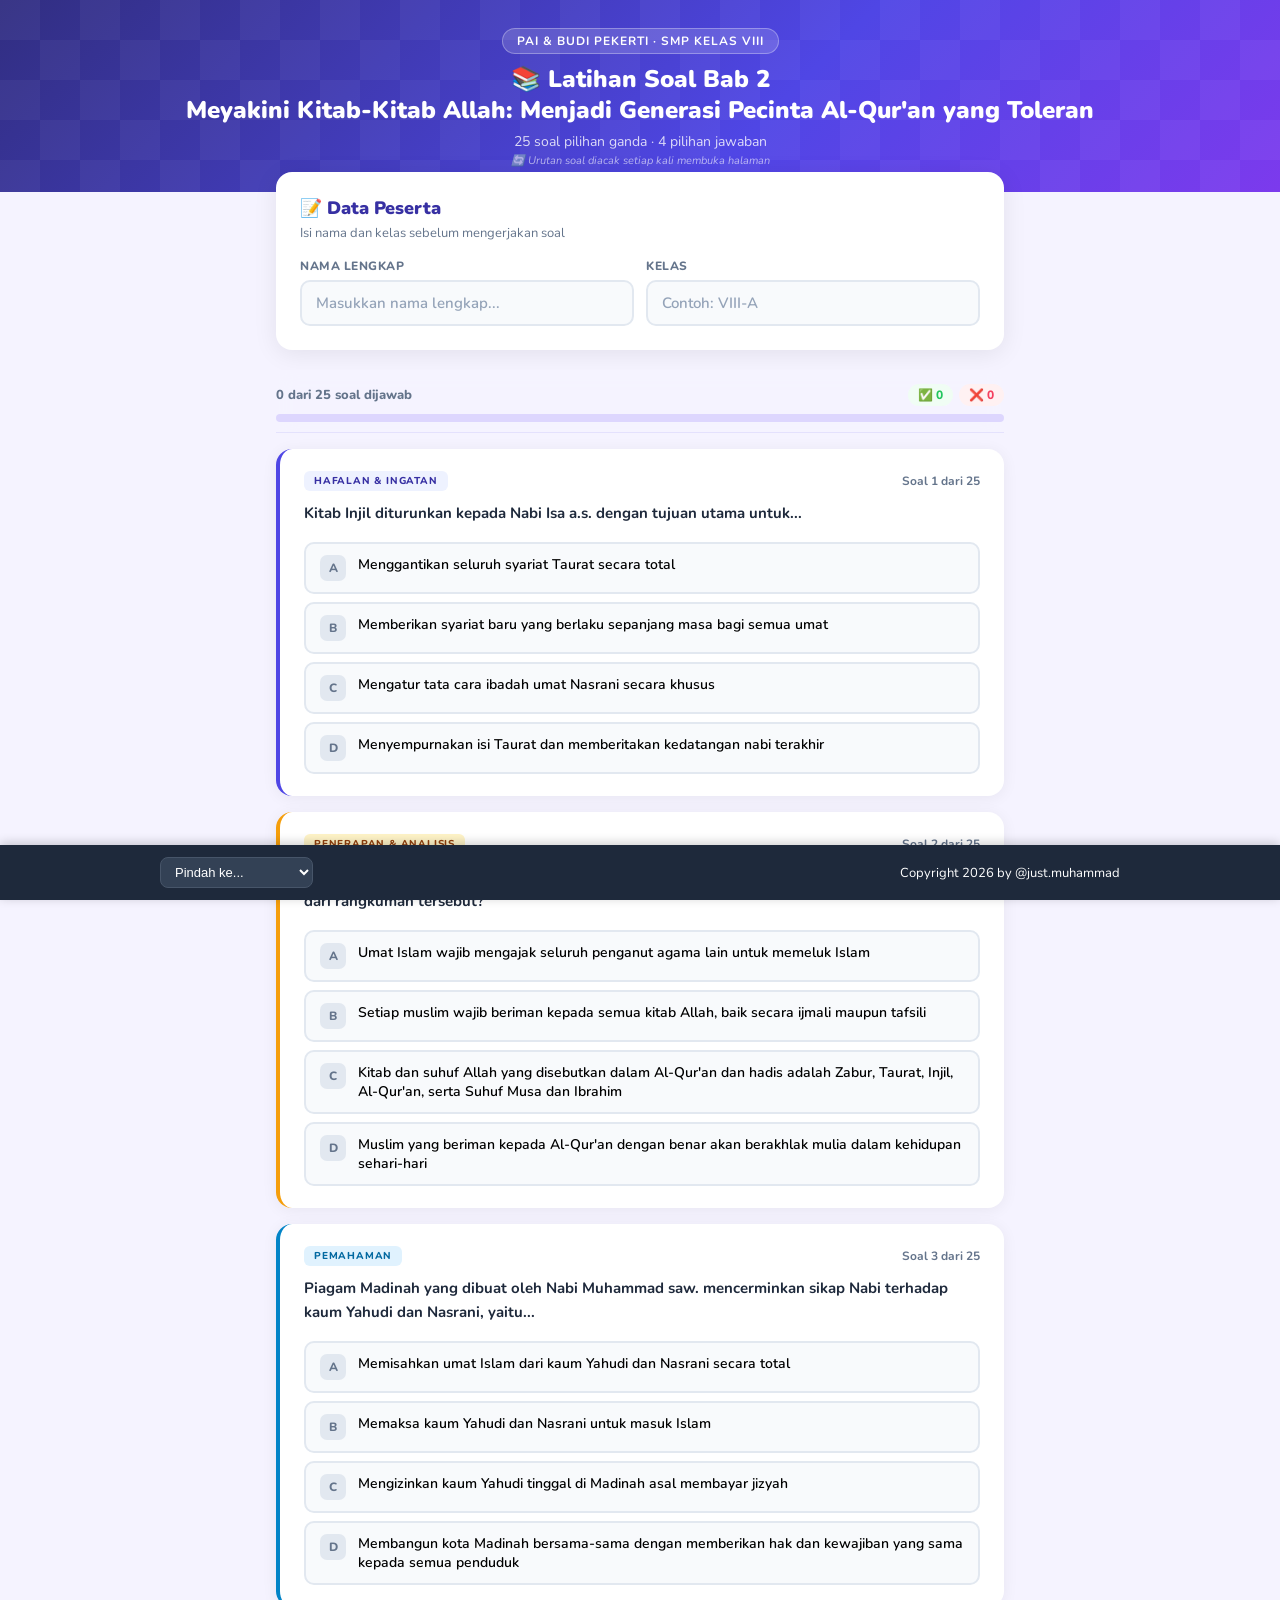
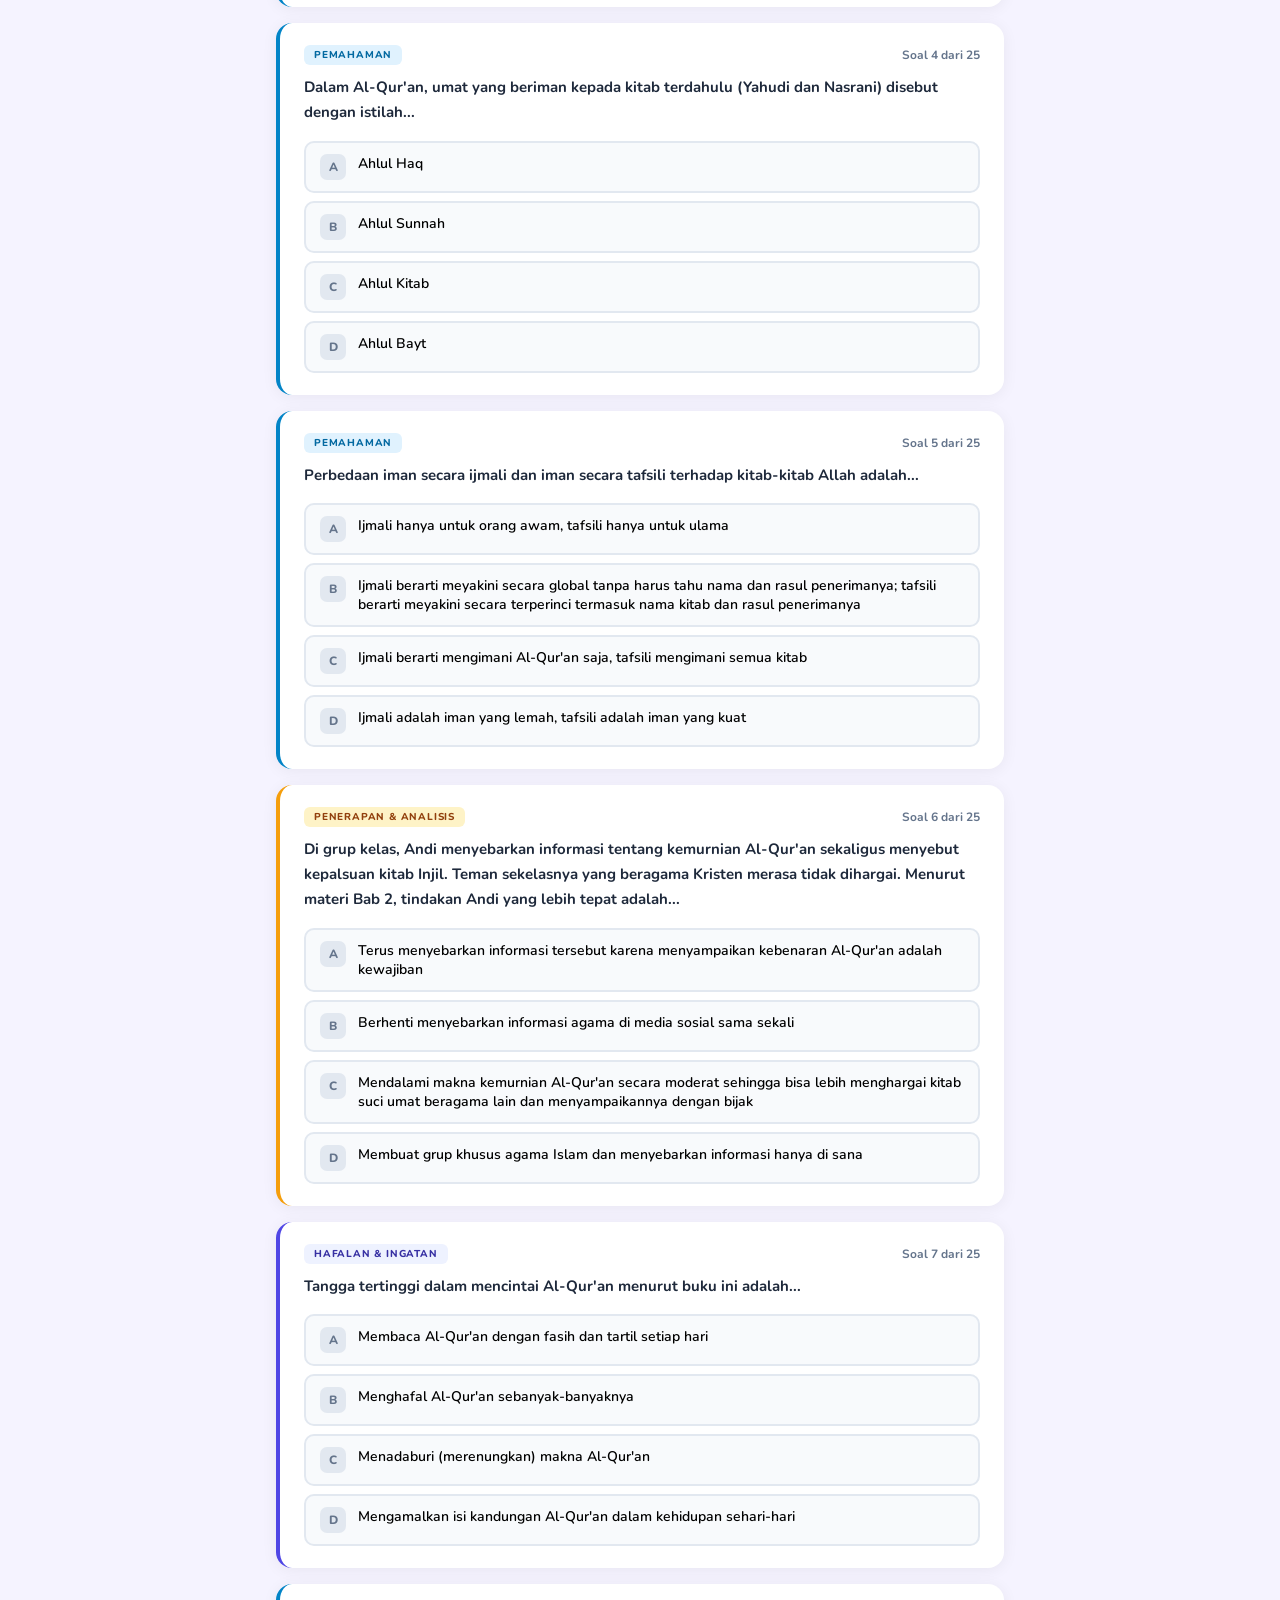
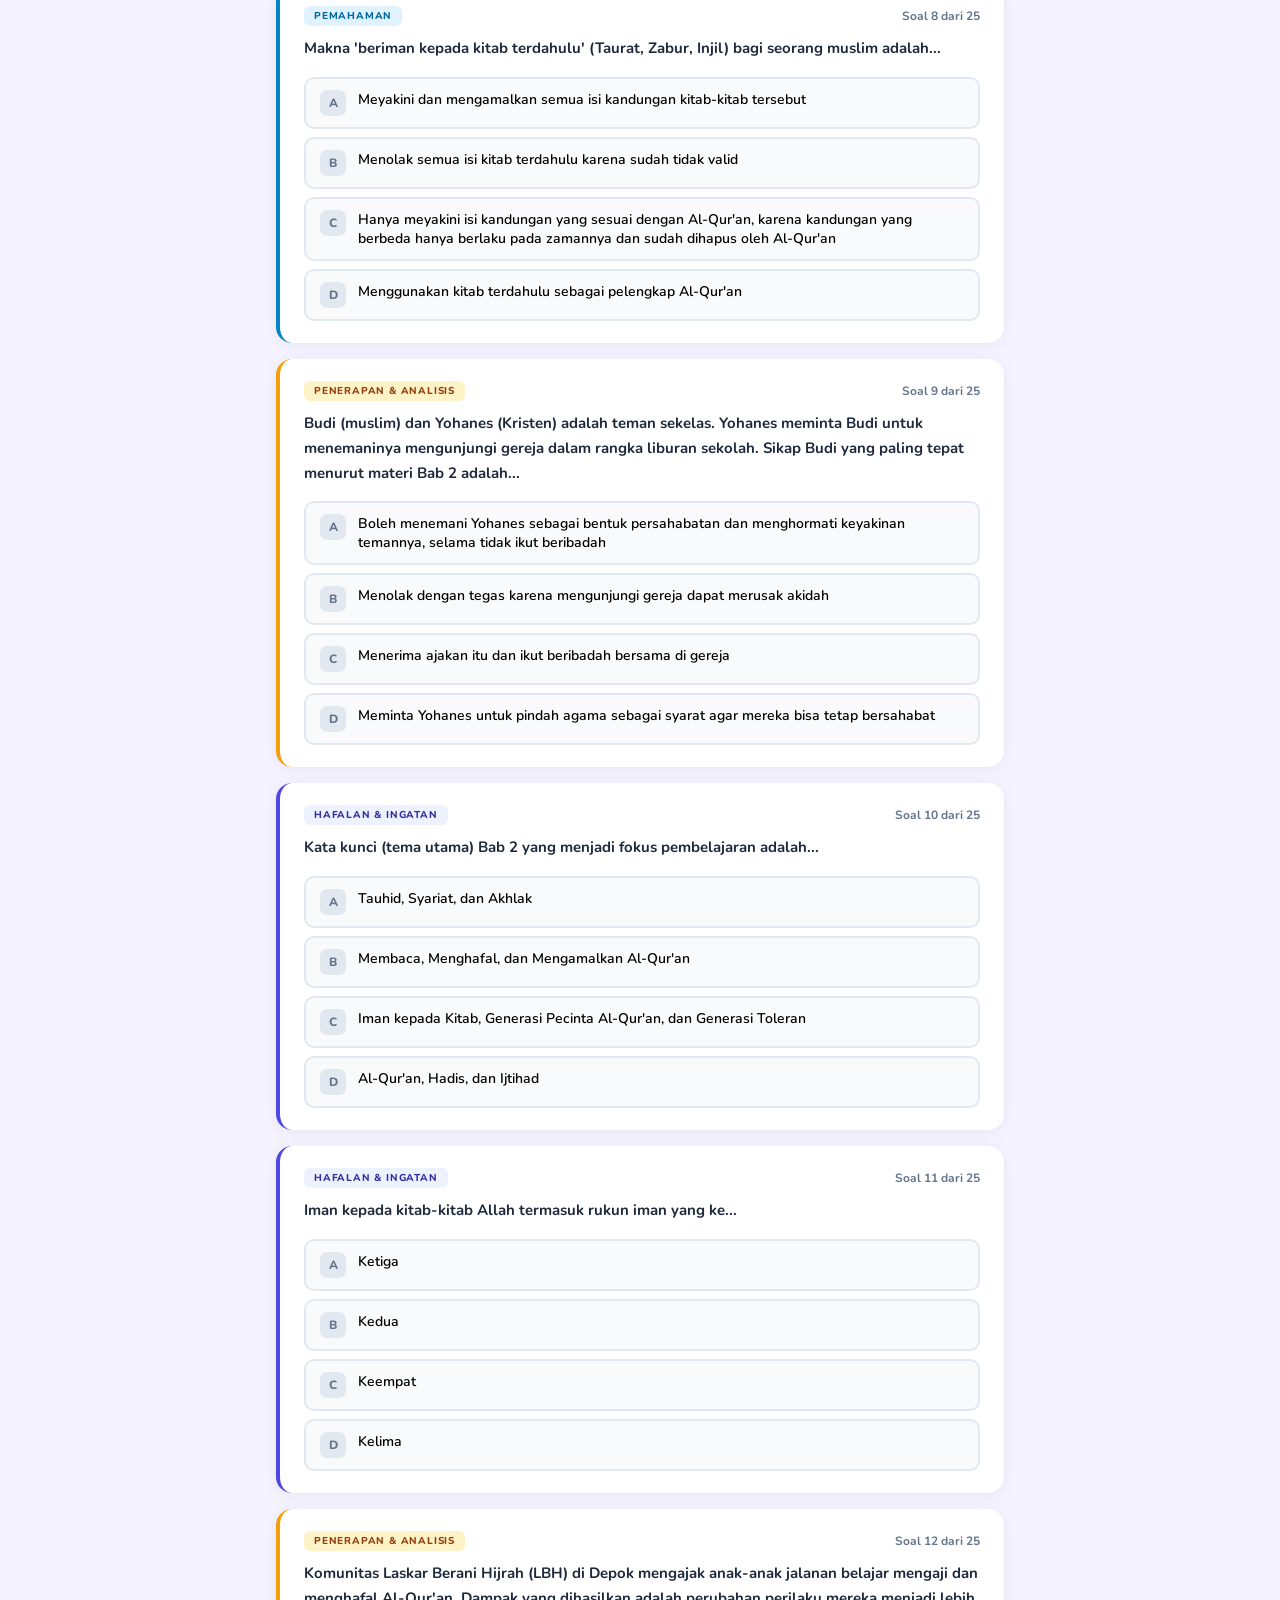
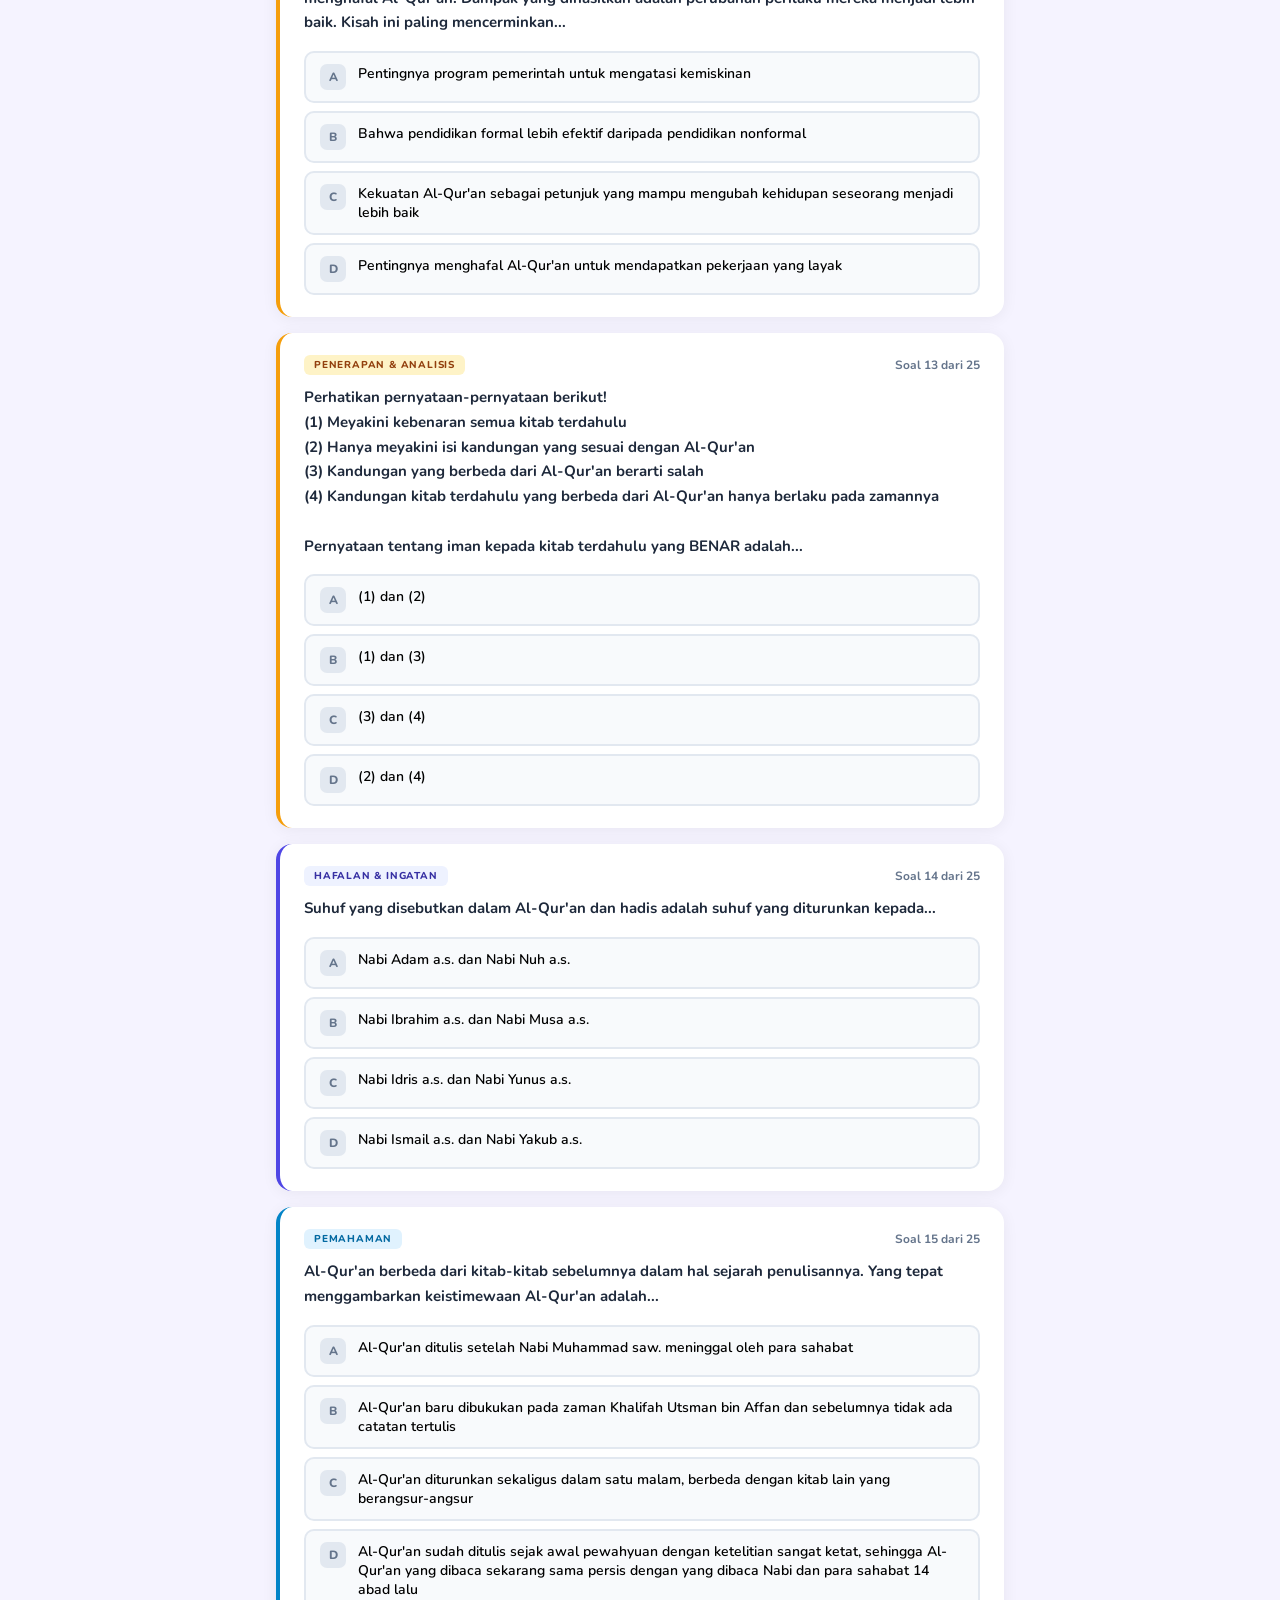
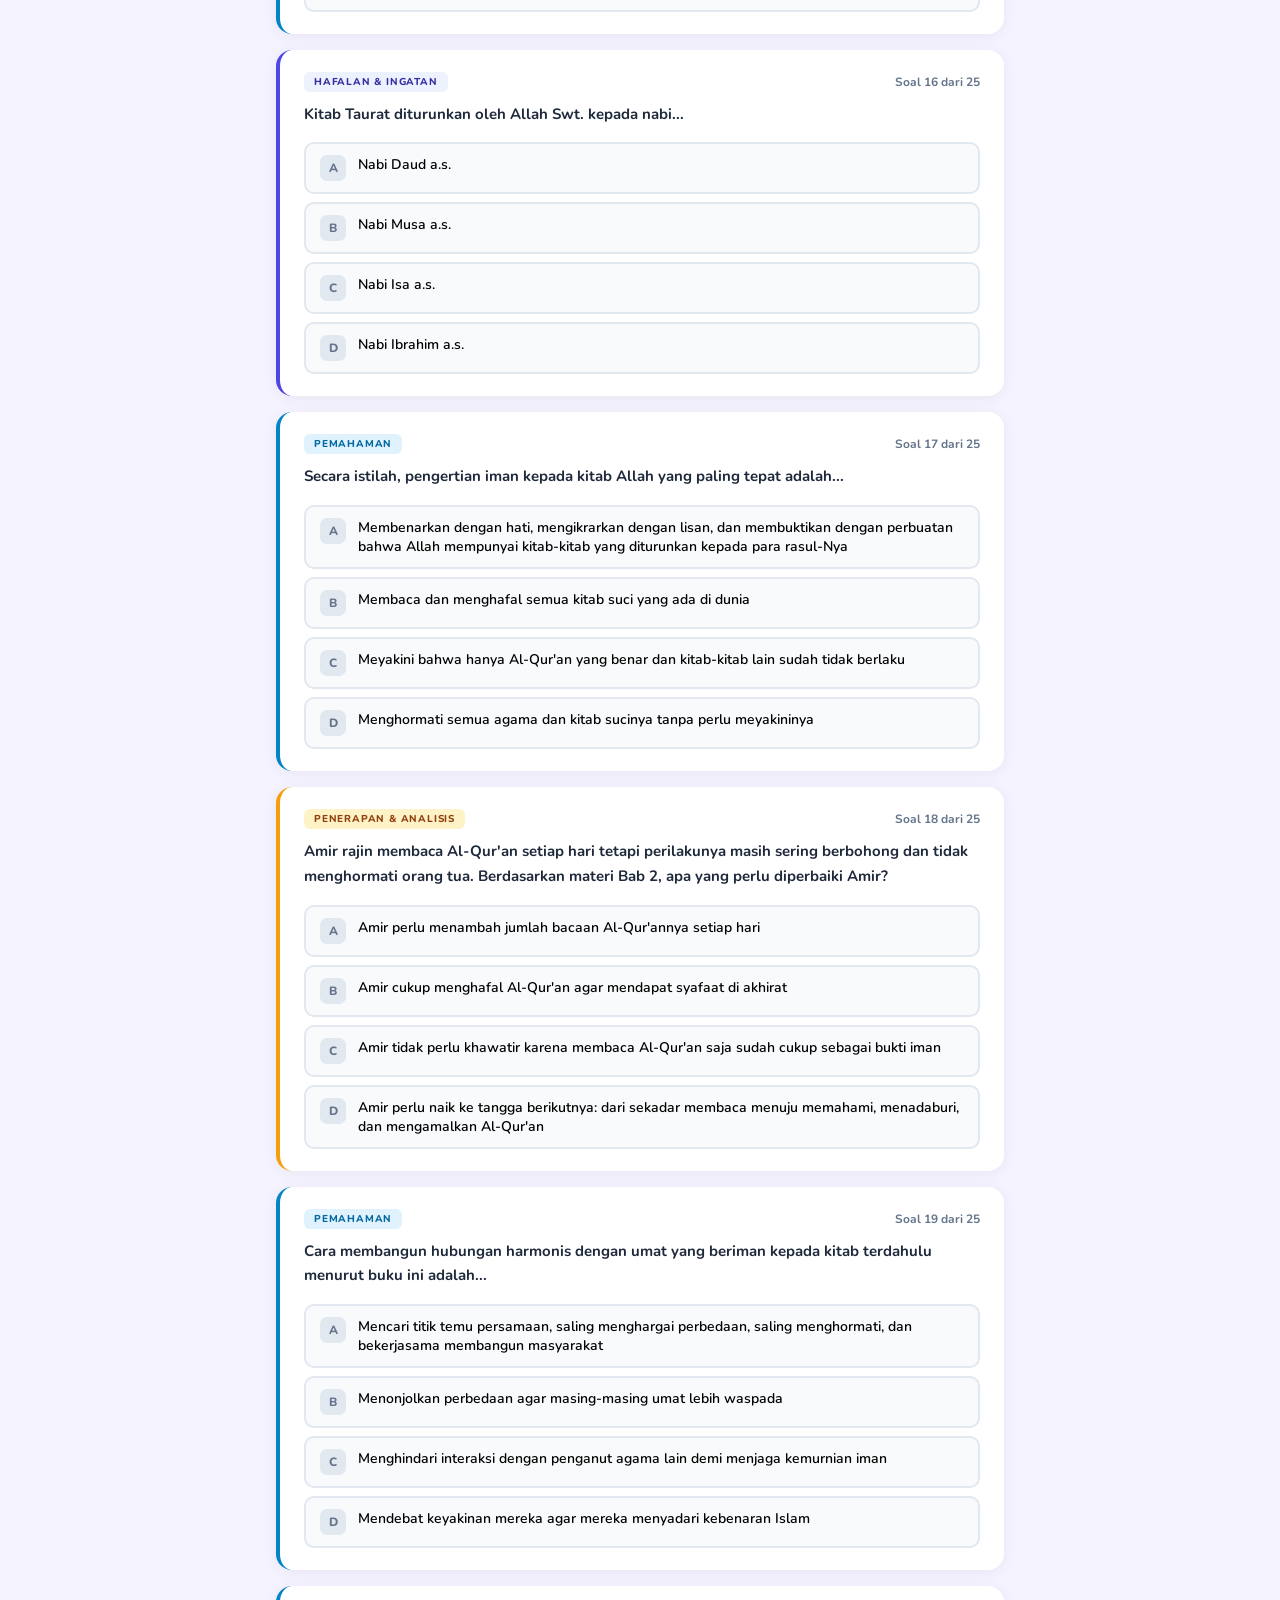
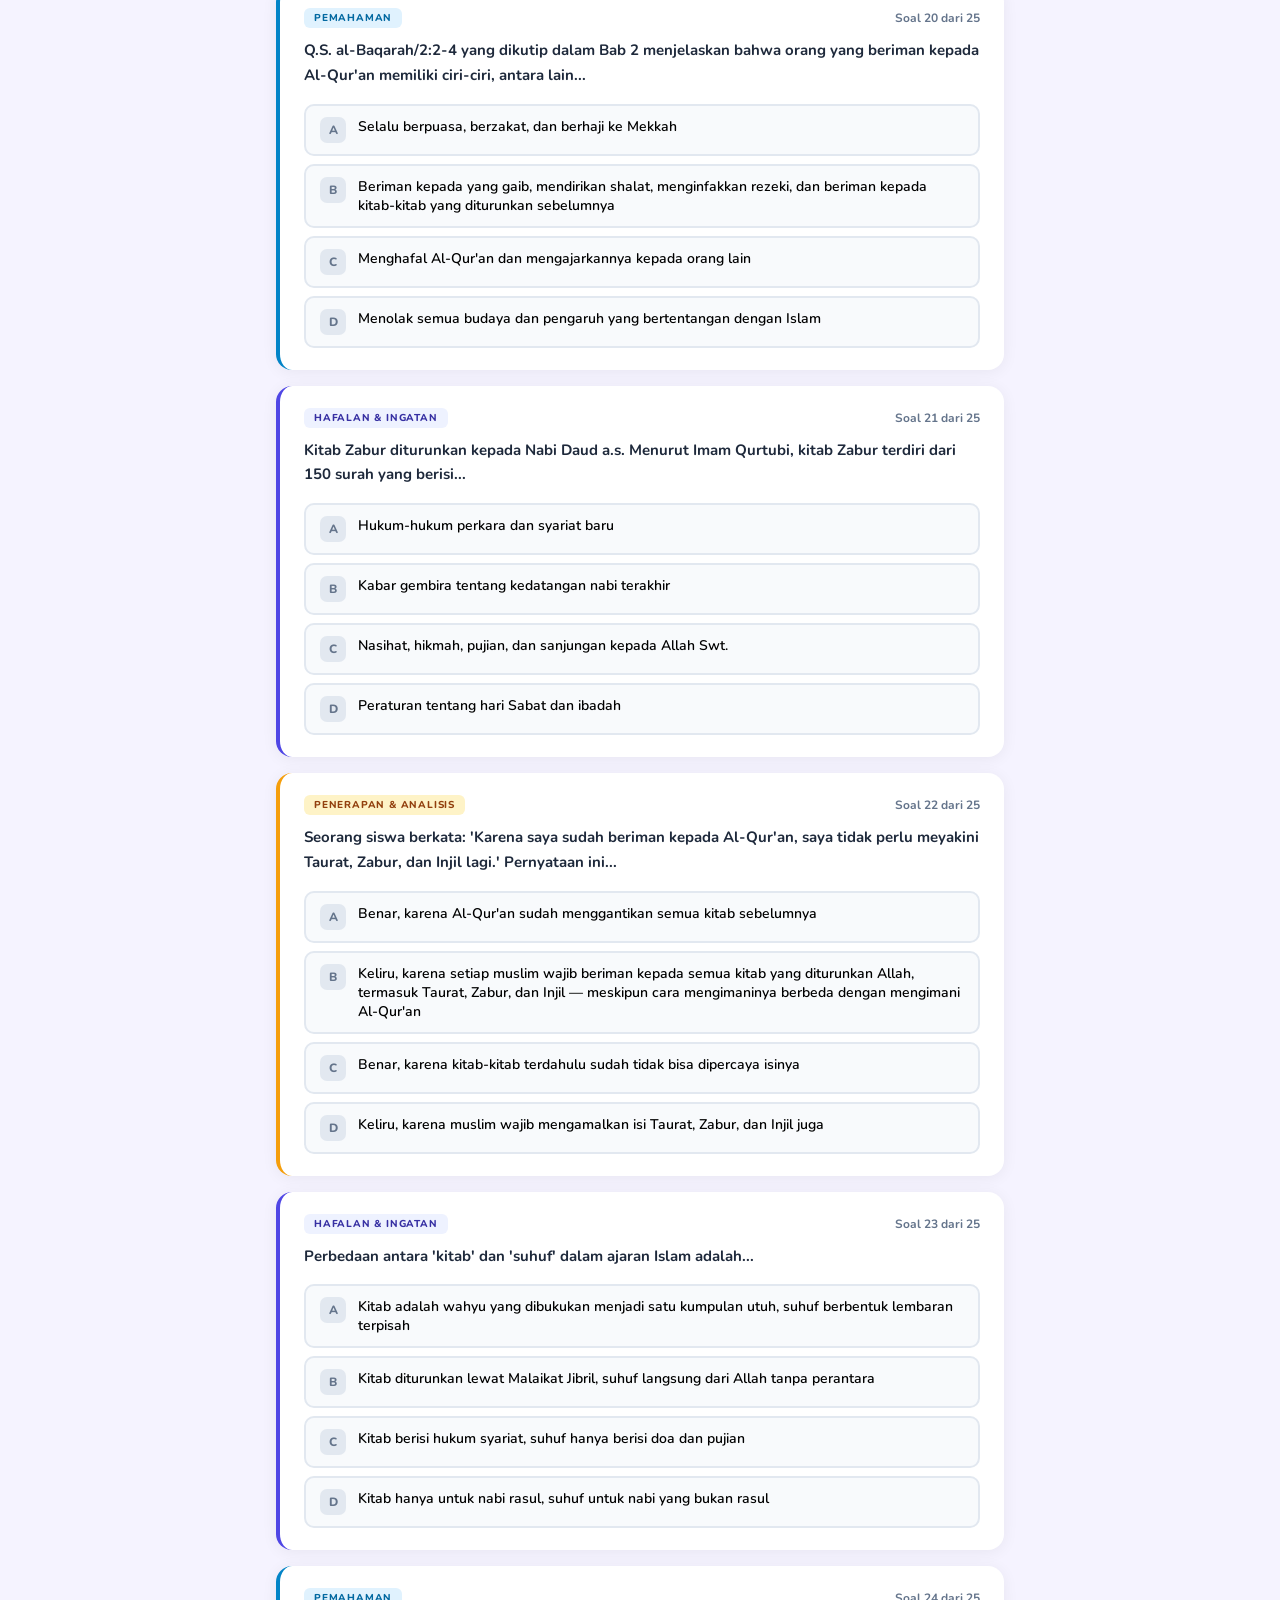
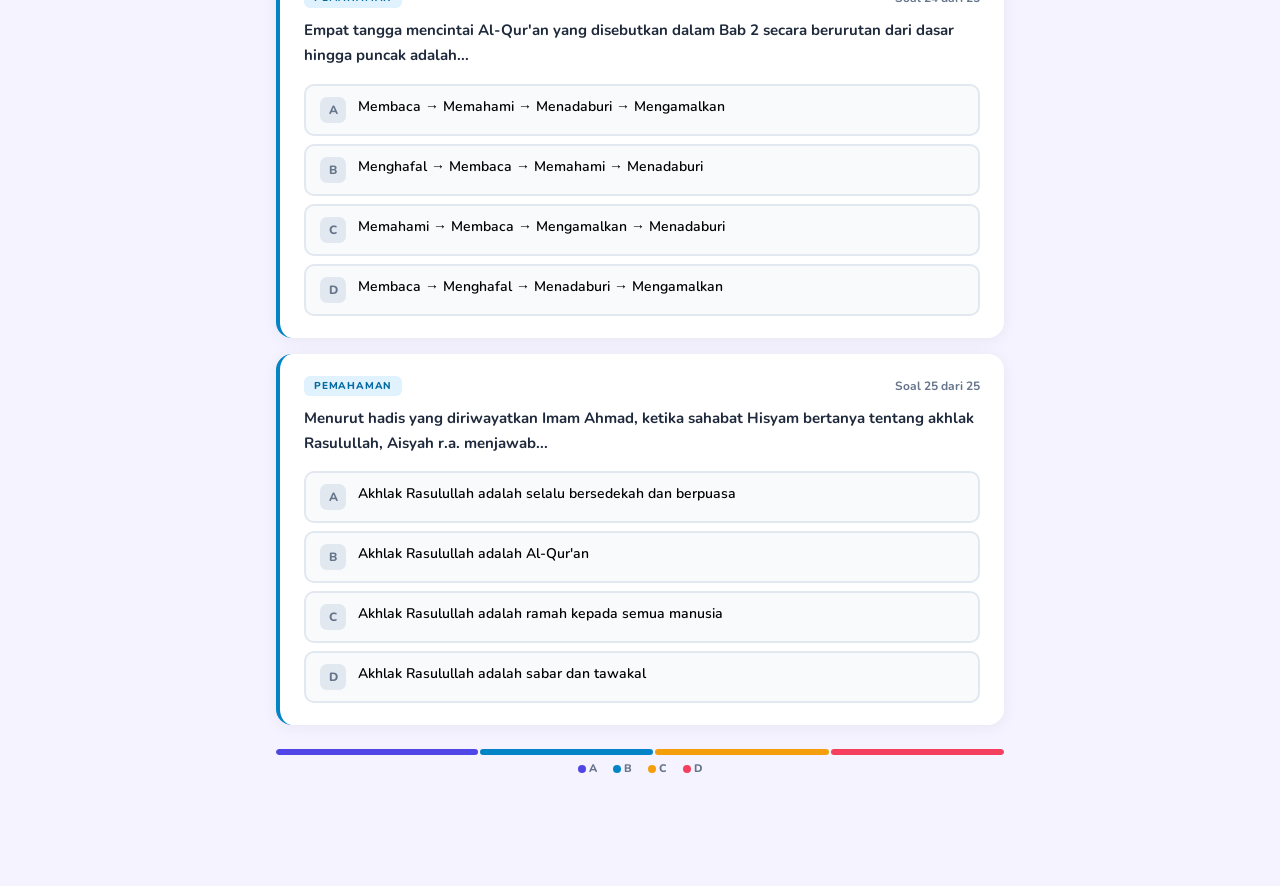
<file: bab2.html>
<!DOCTYPE html>
<html lang="id">
<head>
<meta charset="UTF-8">
<meta name="viewport" content="width=device-width, initial-scale=1.0">
<title>Latihan Soal – Bab 2 PAI Kelas VIII</title>
<link href="https://fonts.googleapis.com/css2?family=Amiri:wght@400;700&family=Nunito:wght@400;600;700;800;900&display=swap" rel="stylesheet">
<style>
  :root {
    --indigo:    #4f46e5;
    --indigo-dk: #3730a3;
    --indigo-lt: #eef2ff;
    --gold:      #f59e0b;
    --rose:      #f43f5e;
    --green:     #22c55e;
    --ink:       #1e293b;
    --muted:     #64748b;
    --card:      #ffffff;
    --bg:        #f5f3ff;
    --radius:    16px;
  }
  *{box-sizing:border-box;margin:0;padding:0;}
  html{scroll-behavior:smooth;}
  body{font-family:'Nunito',sans-serif;background:var(--bg);color:var(--ink);min-height:100vh;}

  header{
    background:linear-gradient(135deg,#312e81 0%,#4f46e5 60%,#7c3aed 100%);
    color:#fff;padding:28px 24px 24px;text-align:center;
    position:relative;overflow:hidden;
  }
  header::before{
    content:'';position:absolute;inset:0;
    background:url("data:image/svg+xml,%3Csvg width='80' height='80' viewBox='0 0 80 80' xmlns='http://www.w3.org/2000/svg'%3E%3Cg fill='%23ffffff' fill-opacity='0.04'%3E%3Cpath d='M0 0h40v40H0zm40 40h40v40H40z'/%3E%3C/g%3E%3C/svg%3E");
  }
  .badge{
    display:inline-block;background:rgba(255,255,255,.15);
    border:1px solid rgba(255,255,255,.3);border-radius:99px;
    font-size:12px;font-weight:700;letter-spacing:1px;
    text-transform:uppercase;padding:4px 14px;margin-bottom:10px;
  }
  header h1{font-size:clamp(16px,4vw,24px);font-weight:900;line-height:1.3;position:relative;}
  header p{font-size:14px;opacity:.8;margin-top:6px;position:relative;}
  .shuffle-note{font-size:11px;opacity:.6;margin-top:2px;font-style:italic;}

  .container{max-width:760px;margin:0 auto;padding:0 16px 40px;}

  .identity-card{
    background:var(--card);border-radius:var(--radius);
    box-shadow:0 4px 24px rgba(0,0,0,.08);
    padding:24px;margin-top:-20px;position:relative;z-index:2;
  }
  .identity-card h2{font-size:18px;font-weight:900;color:var(--indigo-dk);margin-bottom:4px;}
  .identity-card .sub{font-size:13px;color:var(--muted);margin-bottom:16px;}
  .input-row{display:flex;gap:12px;flex-wrap:wrap;}
  .input-group{flex:1;min-width:200px;}
  .input-group label{
    display:block;font-size:12px;font-weight:800;
    color:var(--muted);text-transform:uppercase;letter-spacing:.5px;margin-bottom:6px;
  }
  .input-group input{
    width:100%;padding:11px 14px;border:2px solid #e2e8f0;
    border-radius:10px;font-family:'Nunito',sans-serif;
    font-size:15px;font-weight:600;color:var(--ink);
    transition:border-color .2s;background:#f8fafc;
  }
  .input-group input:focus{
    outline:none;border-color:var(--indigo);background:#fff;
    box-shadow:0 0 0 3px rgba(79,70,229,.12);
  }
  .input-group input::placeholder{color:#94a3b8;font-weight:600;}

  .progress-sticky{
    position:sticky;top:0;z-index:10;
    background:rgba(245,243,255,.92);backdrop-filter:blur(10px);
    -webkit-backdrop-filter:blur(10px);
    padding:14px 0 10px;margin-top:20px;
    border-bottom:1px solid rgba(79,70,229,.1);
  }
  .prog-top{display:flex;justify-content:space-between;align-items:center;margin-bottom:8px;}
  .prog-label{font-size:13px;font-weight:800;color:var(--muted);}
  .prog-chips{display:flex;gap:6px;}
  .prog-chip{font-size:12px;font-weight:800;padding:3px 10px;border-radius:99px;}
  .prog-chip.cg{background:#f0fdf4;color:var(--green);}
  .prog-chip.cr{background:#fff1f2;color:var(--rose);}
  .prog-bar{height:8px;background:#ddd6fe;border-radius:99px;overflow:hidden;}
  .prog-fill{
    height:100%;border-radius:99px;
    background:linear-gradient(90deg,var(--indigo),var(--gold));
    transition:width .5s cubic-bezier(.4,0,.2,1);
  }
  .show-result-btn{
    display:none;margin-top:8px;
    padding:8px 16px;border-radius:8px;
    background:var(--indigo);color:#fff;
    font-family:'Nunito',sans-serif;font-size:13px;font-weight:800;
    border:none;cursor:pointer;transition:all .2s;
  }
  .show-result-btn:hover{background:var(--indigo-dk);}

  .q-card{
    background:var(--card);border-radius:var(--radius);
    box-shadow:0 2px 16px rgba(0,0,0,.06);
    margin-top:16px;padding:22px 24px;
    border-left:4px solid var(--indigo);
  }
  .q-card[data-type="Pemahaman"]{border-left-color:#0284c7;}
  .q-card[data-type="Penerapan & Analisis"]{border-left-color:var(--gold);}
  .q-card.answered-correct{border-left-color:var(--green);}
  .q-card.answered-wrong{border-left-color:var(--rose);}

  .q-header{display:flex;justify-content:space-between;align-items:center;margin-bottom:10px;flex-wrap:wrap;gap:6px;}
  .q-type-badge{
    font-size:10px;font-weight:800;letter-spacing:.8px;
    text-transform:uppercase;padding:3px 10px;border-radius:6px;
  }
  .q-type-badge.t-hafalan{background:var(--indigo-lt);color:var(--indigo-dk);}
  .q-type-badge.t-pemahaman{background:#e0f2fe;color:#0369a1;}
  .q-type-badge.t-penerapan{background:#fef3c7;color:#92400e;}
  .q-num{font-size:12px;font-weight:700;color:var(--muted);}
  .q-text{font-size:15px;font-weight:700;line-height:1.65;white-space:pre-line;margin-bottom:16px;}
  .q-arabic{
    font-family:'Amiri',serif;font-size:22px;direction:rtl;text-align:right;
    line-height:2.2;color:var(--indigo-dk);background:var(--indigo-lt);
    border-radius:10px;padding:12px 18px;margin-bottom:16px;
  }

  .q-options{display:flex;flex-direction:column;gap:8px;}
  .opt-btn{
    display:flex;align-items:flex-start;gap:12px;
    background:#f8fafc;border:2px solid #e2e8f0;border-radius:10px;
    padding:11px 14px;cursor:pointer;
    font-family:'Nunito',sans-serif;font-size:14px;font-weight:600;
    text-align:left;transition:all .2s;width:100%;
  }
  .opt-btn:hover:not(:disabled){border-color:var(--indigo);background:var(--indigo-lt);transform:translateX(3px);}
  .opt-label{
    min-width:26px;height:26px;background:#e2e8f0;border-radius:7px;
    display:flex;align-items:center;justify-content:center;
    font-size:12px;font-weight:800;color:var(--muted);flex-shrink:0;transition:all .2s;
  }
  .opt-btn.correct{border-color:var(--green);background:#f0fdf4;}
  .opt-btn.correct .opt-label{background:var(--green);color:#fff;}
  .opt-btn.wrong{border-color:var(--rose);background:#fff1f2;}
  .opt-btn.wrong .opt-label{background:var(--rose);color:#fff;}
  .opt-btn.dimmed{opacity:.5;}
  .opt-btn:disabled{cursor:default;}

  .q-feedback{
    display:none;margin-top:14px;border-radius:10px;
    padding:12px 16px;font-size:13px;line-height:1.65;
  }
  .q-feedback.show{display:block;animation:slideUp .3s ease;}
  .q-feedback.fb-correct{background:#f0fdf4;border-left:4px solid var(--green);}
  .q-feedback.fb-wrong{background:#fff1f2;border-left:4px solid var(--rose);}
  .q-feedback strong{display:block;font-size:14px;margin-bottom:3px;}
  @keyframes slideUp{from{opacity:0;transform:translateY(8px);}to{opacity:1;transform:none;}}

  .result-overlay{
    display:none;position:fixed;inset:0;z-index:100;
    background:rgba(15,23,42,.6);backdrop-filter:blur(6px);
    -webkit-backdrop-filter:blur(6px);
    justify-content:center;align-items:center;padding:20px;
  }
  .result-overlay.show{display:flex;animation:fadeIn .4s ease;}
  @keyframes fadeIn{from{opacity:0;}to{opacity:1;}}

  .result-modal{
    background:var(--card);border-radius:20px;
    box-shadow:0 24px 64px rgba(0,0,0,.2);
    max-width:480px;width:100%;padding:36px 28px;
    text-align:center;position:relative;overflow:hidden;
    animation:modalPop .4s cubic-bezier(.2,.8,.3,1.2);
  }
  @keyframes modalPop{from{opacity:0;transform:scale(.85) translateY(30px);}to{opacity:1;transform:none;}}

  .result-modal .confetti-container{position:absolute;inset:0;pointer-events:none;overflow:hidden;}
  .confetti{position:absolute;top:-10px;opacity:0;animation:confettiFall linear forwards;}
  @keyframes confettiFall{
    0%{opacity:1;transform:translateY(0) rotate(0deg) scale(1);}
    80%{opacity:1;}
    100%{opacity:0;transform:translateY(420px) rotate(720deg) scale(.5);}
  }

  .r-emoji{font-size:56px;position:relative;}
  .r-greeting{font-size:14px;color:var(--muted);margin-top:12px;font-weight:700;}
  .r-name{font-size:24px;font-weight:900;color:var(--ink);margin:4px 0 0;}
  .r-class{font-size:13px;color:var(--indigo);font-weight:700;margin-bottom:20px;}
  .r-score-wrap{background:var(--bg);border-radius:14px;padding:20px;margin-bottom:20px;}
  .r-score-label{font-size:12px;font-weight:800;color:var(--muted);text-transform:uppercase;letter-spacing:.5px;}
  .r-score{font-size:52px;font-weight:900;color:var(--indigo);line-height:1.1;}
  .r-score span{font-size:20px;font-weight:700;color:var(--muted);}
  .r-stats{display:flex;gap:10px;justify-content:center;margin-top:14px;}
  .r-stat{background:#fff;border-radius:10px;padding:10px 16px;font-size:12px;font-weight:700;color:var(--muted);}
  .r-stat b{display:block;font-size:20px;font-weight:900;}
  .r-stat.sg b{color:var(--green);}
  .r-stat.sr b{color:var(--rose);}

  .r-predikat{display:inline-block;padding:6px 20px;border-radius:99px;font-weight:800;font-size:14px;margin-bottom:16px;}
  .r-motivasi{
    font-size:14px;line-height:1.7;color:var(--muted);
    background:#f8fafc;border-radius:12px;padding:14px 18px;
    margin-bottom:24px;text-align:left;
  }
  .r-motivasi strong{color:var(--ink);}

  .r-btns{display:flex;flex-direction:column;gap:10px;}
  .btn{
    padding:13px 24px;border-radius:12px;font-family:'Nunito',sans-serif;
    font-size:15px;font-weight:800;border:none;cursor:pointer;transition:all .2s;
  }
  .btn-primary{background:var(--indigo);color:#fff;box-shadow:0 4px 12px rgba(79,70,229,.3);}
  .btn-primary:hover{background:var(--indigo-dk);transform:translateY(-2px);}
  .btn-outline{background:transparent;color:var(--muted);border:2px solid #e2e8f0;}
  .btn-outline:hover{border-color:var(--indigo);color:var(--indigo);}

  .dist-bar{
    display:flex;height:6px;border-radius:99px;overflow:hidden;
    margin-top:20px;gap:2px;
  }
  .dist-bar div{height:100%;border-radius:99px;transition:width .4s;}
  .dist-legend{
    display:flex;justify-content:center;gap:16px;margin-top:6px;
    font-size:11px;font-weight:800;color:var(--muted);
  }
  .dist-legend span{display:flex;align-items:center;gap:3px;}
  .dist-legend i{width:8px;height:8px;border-radius:50%;display:inline-block;}

  @media(max-width:500px){
    .q-card{padding:16px 14px;}
    .opt-btn{padding:10px 12px;font-size:13px;}
    .result-modal{padding:20px 16px; max-width:85vw; max-height:calc(100vh - 40px); overflow-y:auto;}
    .r-emoji{font-size:48px;}
    .r-name{font-size:20px;}
    .r-score{font-size:42px;}
    .r-motivasi{font-size:13px;}
    .r-score-wrap{padding:14px;}
    .r-stat{padding:8px 12px; font-size:11px;}
    .r-stat b{font-size:18px;}
    .r-predikat{padding:4px 16px; font-size:13px;}
    .r-btns{gap:8px;}
    .btn{padding:11px 20px; font-size:14px;}
    .identity-card{padding:18px 16px;}
  }

  /* --- PERBAIKAN FOOTER BY MENTOR --- */
.main-footer {
    background-color: #1e293b !important; /* Warna gelap modern */
    color: white !important;
    padding: 12px 0 !important;
    position: fixed !important;
    bottom: 0 !important;
    left: 0 !important;
    width: 100% !important;
    z-index: 9999 !important; /* Supaya tidak tertutup elemen soal */
    box-shadow: 0 -2px 10px rgba(0,0,0,0.2);
    font-family: 'Nunito', sans-serif;
}

.footer-container {
    display: flex !important;
    /* Baris di bawah ini adalah kuncinya! */
    justify-content: space-between !important; 
    align-items: center !important;
    max-width: 1000px;
    margin: 0 auto !important;
    padding: 0 20px !important;
}

.footer-left select {
    padding: 6px 10px !important;
    border-radius: 8px !important;
    border: 1px solid #475569 !important;
    background: #334155 !important;
    color: white !important;
    cursor: pointer;
    font-size: 13px;
}

.footer-right p {
    margin: 0 !important;
    font-size: 13px !important;
    text-align: right !important; /* Memastikan teks rata kanan */
    white-space: nowrap; /* Mencegah teks turun ke bawah/terpotong */
}

/* Supaya konten soal paling bawah tidak tertutup footer */
body {
    padding-bottom: 70px !important;
}
</style>
</head>
<body>

<header>
  <div class="badge">PAI & Budi Pekerti · SMP Kelas VIII</div>
  <h1>📚 Latihan Soal Bab 2<br>Meyakini Kitab-Kitab Allah: Menjadi Generasi Pecinta Al-Qur'an yang Toleran</h1>
  <p>25 soal pilihan ganda · 4 pilihan jawaban</p>
  <p class="shuffle-note">🔄 Urutan soal diacak setiap kali membuka halaman</p>
</header>

<div class="container">
  <section class="identity-card">
    <h2>📝 Data Peserta</h2>
    <p class="sub">Isi nama dan kelas sebelum mengerjakan soal</p>
    <div class="input-row">
      <div class="input-group">
        <label for="inp-nama">Nama Lengkap</label>
        <input type="text" id="inp-nama" placeholder="Masukkan nama lengkap...">
      </div>
      <div class="input-group">
        <label for="inp-kelas">Kelas</label>
        <input type="text" id="inp-kelas" placeholder="Contoh: VIII-A">
      </div>
    </div>
  </section>

  <div class="progress-sticky">
    <div class="prog-top">
      <span class="prog-label" id="prog-label">0 dari 25 soal dijawab</span>
      <div class="prog-chips">
        <span class="prog-chip cg" id="chip-g">✅ 0</span>
        <span class="prog-chip cr" id="chip-r">❌ 0</span>
      </div>
    </div>
    <div class="prog-bar"><div class="prog-fill" id="prog-fill" style="width:0%"></div></div>
    <button class="show-result-btn" id="btn-show-result" onclick="openResult()">🎉 Lihat Hasil</button>
  </div>

  <div id="questions-container"></div>

  <div style="margin-top:24px;">
    <div class="dist-bar" id="dist-bar"></div>
    <div class="dist-legend">
      <span><i style="background:var(--indigo)"></i>A</span>
      <span><i style="background:#0284c7"></i>B</span>
      <span><i style="background:var(--gold)"></i>C</span>
      <span><i style="background:var(--rose)"></i>D</span>
    </div>
  </div>
</div>

<div class="result-overlay" id="result-overlay">
  <div class="result-modal">
    <div class="confetti-container" id="confetti-box"></div>
    <div class="r-emoji" id="r-emoji"></div>
    <div class="r-greeting">Selamat!</div>
    <div class="r-name" id="r-name"></div>
    <div class="r-class" id="r-class"></div>
    <div class="r-score-wrap">
      <div class="r-score-label">Skor Kamu</div>
      <div class="r-score"><span id="r-score"></span><span>/100</span></div>
      <div class="r-stats">
        <div class="r-stat sg"><b id="r-correct">0</b>Benar</div>
        <div class="r-stat sr"><b id="r-wrong">0</b>Salah</div>
      </div>
    </div>
    <div class="r-predikat" id="r-predikat"></div>
    <div class="r-motivasi" id="r-motivasi"></div>
    <div class="r-btns">
      <button class="btn btn-outline" onclick="closeResult()">Tinjau Jawaban Saya</button>
      <button class="btn btn-primary" onclick="restart()">🔁 Ulangi Latihan</button>
    </div>
  </div>
</div>

<script>
// ═══════════════════════════════════════════════════════
// DATA SOAL — kunci jawaban diseimbangkan:
// Pola berulang A,B,C,D → A=7, B=6, C=6, D=6
// Tidak ada dua soal berurutan jawabannya sama
// ═══════════════════════════════════════════════════════
const questions = [
  // ── Soal 1 → Jawaban A ──
  {
    type:"Hafalan & Ingatan",
    text:"Iman kepada kitab-kitab Allah termasuk rukun iman yang ke...",
    options:["Ketiga","Kedua","Keempat","Kelima"],
    answer:0,
    explanation:"Iman kepada kitab-kitab Allah adalah rukun iman yang ketiga dari enam rukun iman. Urutan enam rukun iman: (1) Iman kepada Allah, (2) Malaikat, (3) Kitab-kitab Allah, (4) Rasul, (5) Hari Akhir, (6) Qada dan Qadar."
  },
  // ── Soal 2 → Jawaban B ──
  {
    type:"Hafalan & Ingatan",
    text:"Kitab Taurat diturunkan oleh Allah Swt. kepada nabi...",
    options:["Nabi Daud a.s.","Nabi Musa a.s.","Nabi Isa a.s.","Nabi Ibrahim a.s."],
    answer:1,
    explanation:"Kitab Taurat diturunkan oleh Allah Swt. kepada Nabi Musa a.s. Allah berfirman di dalam Q.S. al-Maidah/5:44 bahwa kitab Taurat merupakan petunjuk bagi Nabi Musa a.s. dan nabi-nabi dari Bani Israil sesudahnya."
  },
  // ── Soal 3 → Jawaban C ──
  {
    type:"Hafalan & Ingatan",
    text:"Kitab Zabur diturunkan kepada Nabi Daud a.s. Menurut Imam Qurtubi, kitab Zabur terdiri dari 150 surah yang berisi...",
    options:["Hukum-hukum perkara dan syariat baru","Kabar gembira tentang kedatangan nabi terakhir","Nasihat, hikmah, pujian, dan sanjungan kepada Allah Swt.","Peraturan tentang hari Sabat dan ibadah"],
    answer:2,
    explanation:"Menurut Imam Qurtubi (dikutip dalam Tafsir Quran Kemenag), kitab Zabur tidak berisi hukum-hukum perkara seperti Taurat. Kitab Zabur terdiri dari 150 surah yang berisi nasihat-nasihat, hikmah, pujian, dan sanjungan kepada Allah Swt."
  },
  // ── Soal 4 → Jawaban D ──
  {
    type:"Hafalan & Ingatan",
    text:"Kitab Injil diturunkan kepada Nabi Isa a.s. dengan tujuan utama untuk...",
    options:["Menggantikan seluruh syariat Taurat secara total","Memberikan syariat baru yang berlaku sepanjang masa bagi semua umat","Mengatur tata cara ibadah umat Nasrani secara khusus","Menyempurnakan isi Taurat dan memberitakan kedatangan nabi terakhir"],
    answer:3,
    explanation:"Kitab Injil diturunkan kepada Nabi Isa a.s. untuk menyempurnakan isi Taurat yang telah berakhir masa berlakunya, serta membenarkan Taurat. Kitab Injil juga berisi pengajaran baru, di antaranya berita tentang akan munculnya nabi penutup dan rasul terakhir, yaitu Nabi Muhammad saw."
  },
  // ── Soal 5 → Jawaban A ──
  {
    type:"Hafalan & Ingatan",
    text:"Perbedaan antara 'kitab' dan 'suhuf' dalam ajaran Islam adalah...",
    options:["Kitab adalah wahyu yang dibukukan menjadi satu kumpulan utuh, suhuf berbentuk lembaran terpisah","Kitab diturunkan lewat Malaikat Jibril, suhuf langsung dari Allah tanpa perantara","Kitab berisi hukum syariat, suhuf hanya berisi doa dan pujian","Kitab hanya untuk nabi rasul, suhuf untuk nabi yang bukan rasul"],
    answer:0,
    explanation:"Kitab adalah wahyu Allah yang disampaikan kepada para rasul dan dibukukan dalam satu kumpulan utuh. Sementara suhuf adalah wahyu Allah yang disampaikan kepada para rasul tetapi masih berbentuk lembaran-lembaran yang terpisah. Contoh suhuf: Suhuf Musa dan Suhuf Ibrahim."
  },
  // ── Soal 6 → Jawaban B ──
  {
    type:"Hafalan & Ingatan",
    text:"Suhuf yang disebutkan dalam Al-Qur'an dan hadis adalah suhuf yang diturunkan kepada...",
    options:["Nabi Adam a.s. dan Nabi Nuh a.s.","Nabi Ibrahim a.s. dan Nabi Musa a.s.","Nabi Idris a.s. dan Nabi Yunus a.s.","Nabi Ismail a.s. dan Nabi Yakub a.s."],
    answer:1,
    explanation:"Suhuf yang disebutkan dalam Al-Qur'an dan hadis adalah Suhuf Ibrahim dan Suhuf Musa. Lembaran-lembaran suhuf ini sudah hilang dan tidak diketahui isinya secara lengkap. Namun sebagian isinya ada yang diceritakan di dalam Al-Qur'an, misalnya di Q.S. an-Najm/53:36-41."
  },
  // ── Soal 7 → Jawaban C ──
  {
    type:"Hafalan & Ingatan",
    text:"Kata kunci (tema utama) Bab 2 yang menjadi fokus pembelajaran adalah...",
    options:["Tauhid, Syariat, dan Akhlak","Membaca, Menghafal, dan Mengamalkan Al-Qur'an","Iman kepada Kitab, Generasi Pecinta Al-Qur'an, dan Generasi Toleran","Al-Qur'an, Hadis, dan Ijtihad"],
    answer:2,
    explanation:"Kata kunci (Titik Fokus) Bab 2 adalah 'Iman kepada Kitab, Generasi Pecinta Al-Qur'an, dan Generasi Toleran.' Ketiganya merangkum tiga sub-materi utama bab ini: pengertian iman kepada kitab, cara mencintai Al-Qur'an, dan membangun hubungan baik dengan penganut kitab lain."
  },
  // ── Soal 8 → Jawaban D ──
  {
    type:"Hafalan & Ingatan",
    text:"Tangga tertinggi dalam mencintai Al-Qur'an menurut buku ini adalah...",
    options:["Membaca Al-Qur'an dengan fasih dan tartil setiap hari","Menghafal Al-Qur'an sebanyak-banyaknya","Menadaburi (merenungkan) makna Al-Qur'an","Mengamalkan isi kandungan Al-Qur'an dalam kehidupan sehari-hari"],
    answer:3,
    explanation:"Buku ini menggambarkan empat tangga mencintai Al-Qur'an (dari bawah ke atas): Membaca → Memahami → Menadaburi → Mengamalkan. Tangga tertinggi (puncak cinta Al-Qur'an) adalah mengamalkan isi kandungannya dalam kehidupan sehari-hari, yang akan melahirkan akhlak mulia."
  },
  // ── Soal 9 → Jawaban A ──
  {
    type:"Pemahaman",
    text:"Secara istilah, pengertian iman kepada kitab Allah yang paling tepat adalah...",
    options:["Membenarkan dengan hati, mengikrarkan dengan lisan, dan membuktikan dengan perbuatan bahwa Allah mempunyai kitab-kitab yang diturunkan kepada para rasul-Nya","Membaca dan menghafal semua kitab suci yang ada di dunia","Meyakini bahwa hanya Al-Qur'an yang benar dan kitab-kitab lain sudah tidak berlaku","Menghormati semua agama dan kitab sucinya tanpa perlu meyakininya"],
    answer:0,
    explanation:"Iman secara istilah berarti membenarkan dengan hati (al-iqrār), mengikrarkan dengan lisan, dan membuktikan dengan perbuatan. Iman kepada kitab Allah berarti membenarkan bahwa Allah Swt. mempunyai kitab-kitab yang diturunkan kepada para rasul-Nya sebagai cahaya dan petunjuk bagi manusia."
  },
  // ── Soal 10 → Jawaban B ──
  {
    type:"Pemahaman",
    text:"Perbedaan iman secara ijmali dan iman secara tafsili terhadap kitab-kitab Allah adalah...",
    options:["Ijmali hanya untuk orang awam, tafsili hanya untuk ulama","Ijmali berarti meyakini secara global tanpa harus tahu nama dan rasul penerimanya; tafsili berarti meyakini secara terperinci termasuk nama kitab dan rasul penerimanya","Ijmali berarti mengimani Al-Qur'an saja, tafsili mengimani semua kitab","Ijmali adalah iman yang lemah, tafsili adalah iman yang kuat"],
    answer:1,
    explanation:"Iman ijmali (global) artinya meyakini bahwa Allah Swt. telah menurunkan kitab-kitab kepada para rasul-Nya tanpa harus mengetahui nama kitab dan rasul penerimanya. Sedangkan iman tafsili (terperinci) adalah mengimani penjelasan Al-Qur'an dan hadis yang menyebutkan kitab-kitab Allah secara spesifik."
  },
  // ── Soal 11 → Jawaban C ──
  {
    type:"Pemahaman",
    text:"Makna 'beriman kepada kitab terdahulu' (Taurat, Zabur, Injil) bagi seorang muslim adalah...",
    options:["Meyakini dan mengamalkan semua isi kandungan kitab-kitab tersebut","Menolak semua isi kitab terdahulu karena sudah tidak valid","Hanya meyakini isi kandungan yang sesuai dengan Al-Qur'an, karena kandungan yang berbeda hanya berlaku pada zamannya dan sudah dihapus oleh Al-Qur'an","Menggunakan kitab terdahulu sebagai pelengkap Al-Qur'an"],
    answer:2,
    explanation:"Beriman kepada kitab terdahulu bukan berarti meyakini semua isi kandungannya, melainkan hanya meyakini isi kandungan yang sesuai dengan Al-Qur'an saja. Kandungan yang tidak sesuai dengan Al-Qur'an tidak berarti salah — kandungan itu tetap benar tetapi hanya berlaku pada zamannya dan sudah dihapus (mansukh) dengan diturunkannya Al-Qur'an."
  },
  // ── Soal 12 → Jawaban D ──
  {
    type:"Pemahaman",
    text:"Al-Qur'an berbeda dari kitab-kitab sebelumnya dalam hal sejarah penulisannya. Yang tepat menggambarkan keistimewaan Al-Qur'an adalah...",
    options:["Al-Qur'an ditulis setelah Nabi Muhammad saw. meninggal oleh para sahabat","Al-Qur'an baru dibukukan pada zaman Khalifah Utsman bin Affan dan sebelumnya tidak ada catatan tertulis","Al-Qur'an diturunkan sekaligus dalam satu malam, berbeda dengan kitab lain yang berangsur-angsur","Al-Qur'an sudah ditulis sejak awal pewahyuan dengan ketelitian sangat ketat, sehingga Al-Qur'an yang dibaca sekarang sama persis dengan yang dibaca Nabi dan para sahabat 14 abad lalu"],
    answer:3,
    explanation:"Al-Qur'an memiliki sejarah yang berbeda dari kitab-kitab sebelumnya. Al-Qur'an sudah ditulis sejak awal pewahyuan. Setelah Nabi Muhammad saw. meninggal, Al-Qur'an segera dibukukan dengan ketelitian yang sangat ketat. Karena itu, keaslian Al-Qur'an tetap terjaga. Al-Qur'an yang dibaca sekarang sama persis dengan yang dibaca Nabi Muhammad saw. dan para sahabatnya 14 abad yang lalu."
  },
  // ── Soal 13 → Jawaban A ──
  {
    type:"Pemahaman",
    text:"Empat tangga mencintai Al-Qur'an yang disebutkan dalam Bab 2 secara berurutan dari dasar hingga puncak adalah...",
    options:["Membaca → Memahami → Menadaburi → Mengamalkan","Menghafal → Membaca → Memahami → Menadaburi","Memahami → Membaca → Mengamalkan → Menadaburi","Membaca → Menghafal → Menadaburi → Mengamalkan"],
    answer:0,
    explanation:"Buku ini menggambarkan empat tangga mencintai Al-Qur'an secara berurutan: (1) Membaca — tangga pertama dan syarat utama; (2) Memahami — mengetahui arti dan kandungannya; (3) Menadaburi — merenungkan maknanya; (4) Mengamalkan — puncak tertinggi, yaitu mewujudkannya dalam perilaku sehari-hari."
  },
  // ── Soal 14 → Jawaban B ──
  {
    type:"Pemahaman",
    text:"Menurut hadis yang diriwayatkan Imam Ahmad, ketika sahabat Hisyam bertanya tentang akhlak Rasulullah, Aisyah r.a. menjawab...",
    options:["Akhlak Rasulullah adalah selalu bersedekah dan berpuasa","Akhlak Rasulullah adalah Al-Qur'an","Akhlak Rasulullah adalah ramah kepada semua manusia","Akhlak Rasulullah adalah sabar dan tawakal"],
    answer:1,
    explanation:"Dalam hadis yang diriwayatkan Imam Ahmad, sahabat Saad bin Hisyam bin Amir r.a. bertanya kepada Aisyah r.a. tentang akhlak Rasulullah. Aisyah menjawab: 'Bukankah engkau sering membaca Al-Qur'an?' Setelah Hisyam menjawab 'Ya', Aisyah berkata: 'Akhlak Rasulullah adalah Al-Qur'an.'"
  },
  // ── Soal 15 → Jawaban C ──
  {
    type:"Pemahaman",
    text:"Dalam Al-Qur'an, umat yang beriman kepada kitab terdahulu (Yahudi dan Nasrani) disebut dengan istilah...",
    options:["Ahlul Haq","Ahlul Sunnah","Ahlul Kitab","Ahlul Bayt"],
    answer:2,
    explanation:"Di dalam Al-Qur'an, umat yang beriman kepada kitab terdahulu disebut dengan 'ahli kitab' (ahlul kitab). Mereka disebut demikian karena keyakinan mereka terhadap kitab-kitab yang diturunkan kepada para rasul terdahulu."
  },
  // ── Soal 16 → Jawaban D ──
  {
    type:"Pemahaman",
    text:"Piagam Madinah yang dibuat oleh Nabi Muhammad saw. mencerminkan sikap Nabi terhadap kaum Yahudi dan Nasrani, yaitu...",
    options:["Memisahkan umat Islam dari kaum Yahudi dan Nasrani secara total","Memaksa kaum Yahudi dan Nasrani untuk masuk Islam","Mengizinkan kaum Yahudi tinggal di Madinah asal membayar jizyah","Membangun kota Madinah bersama-sama dengan memberikan hak dan kewajiban yang sama kepada semua penduduk"],
    answer:3,
    explanation:"Pada masa Nabi Muhammad saw., Nabi membangun hubungan baik dengan kaum ahli kitab. Nabi mengajak mereka membangun Kota Madinah bersama-sama. Bersama umat Islam dan penduduk kota lainnya, mereka menyepakati Piagam Madinah. Sebagai pemimpin, Nabi memberikan hak dan kewajiban yang sama kepada semua penduduk tanpa membedakan agama."
  },
  // ── Soal 17 → Jawaban A ──
  {
    type:"Pemahaman",
    text:"Cara membangun hubungan harmonis dengan umat yang beriman kepada kitab terdahulu menurut buku ini adalah...",
    options:["Mencari titik temu persamaan, saling menghargai perbedaan, saling menghormati, dan bekerjasama membangun masyarakat","Menonjolkan perbedaan agar masing-masing umat lebih waspada","Menghindari interaksi dengan penganut agama lain demi menjaga kemurnian iman","Mendebat keyakinan mereka agar mereka menyadari kebenaran Islam"],
    answer:0,
    explanation:"Hubungan yang harmonis dibangun atas dasar kesadaran untuk saling menghargai dan menghormati. Bukan dengan menonjolkan perbedaan, melainkan mencari titik temu persamaan. Hubungan harmonis itu terwujud dalam perilaku saling menghargai perbedaan, saling menghormati, serta saling bekerjasama dan berkolaborasi dalam membangun masyarakat."
  },
  // ── Soal 18 → Jawaban B ──
  {
    type:"Pemahaman",
    text:"Q.S. al-Baqarah/2:2-4 yang dikutip dalam Bab 2 menjelaskan bahwa orang yang beriman kepada Al-Qur'an memiliki ciri-ciri, antara lain...",
    options:["Selalu berpuasa, berzakat, dan berhaji ke Mekkah","Beriman kepada yang gaib, mendirikan shalat, menginfakkan rezeki, dan beriman kepada kitab-kitab yang diturunkan sebelumnya","Menghafal Al-Qur'an dan mengajarkannya kepada orang lain","Menolak semua budaya dan pengaruh yang bertentangan dengan Islam"],
    answer:1,
    explanation:"Q.S. al-Baqarah/2:2-4 menyebutkan ciri-ciri orang yang bertakwa dan beriman kepada Al-Qur'an: mereka beriman kepada yang gaib, mendirikan shalat, menginfakkan sebagian rezeki, beriman kepada (Al-Qur'an) yang diturunkan kepada Nabi Muhammad saw. dan (kitab-kitab) yang diturunkan sebelumnya, serta yakin akan adanya akhirat."
  },
  // ── Soal 19 → Jawaban C ──
  {
    type:"Penerapan & Analisis",
    text:"Komunitas Laskar Berani Hijrah (LBH) di Depok mengajak anak-anak jalanan belajar mengaji dan menghafal Al-Qur'an. Dampak yang dihasilkan adalah perubahan perilaku mereka menjadi lebih baik. Kisah ini paling mencerminkan...",
    options:["Pentingnya program pemerintah untuk mengatasi kemiskinan","Bahwa pendidikan formal lebih efektif daripada pendidikan nonformal","Kekuatan Al-Qur'an sebagai petunjuk yang mampu mengubah kehidupan seseorang menjadi lebih baik","Pentingnya menghafal Al-Qur'an untuk mendapatkan pekerjaan yang layak"],
    answer:2,
    explanation:"Kisah LBH Depok dalam rubrik 'Mari Bertafakur' Bab 2 menunjukkan kekuatan Al-Qur'an sebagai kitab petunjuk. Anak-anak punk yang belajar mengaji dan menghafal Al-Qur'an mengalami perubahan nyata dalam kehidupan — tampilan, perilaku, dan masa depan mereka."
  },
  // ── Soal 20 → Jawaban D ──
  {
    type:"Penerapan & Analisis",
    text:"Amir rajin membaca Al-Qur'an setiap hari tetapi perilakunya masih sering berbohong dan tidak menghormati orang tua. Berdasarkan materi Bab 2, apa yang perlu diperbaiki Amir?",
    options:["Amir perlu menambah jumlah bacaan Al-Qur'annya setiap hari","Amir cukup menghafal Al-Qur'an agar mendapat syafaat di akhirat","Amir tidak perlu khawatir karena membaca Al-Qur'an saja sudah cukup sebagai bukti iman","Amir perlu naik ke tangga berikutnya: dari sekadar membaca menuju memahami, menadaburi, dan mengamalkan Al-Qur'an"],
    answer:3,
    explanation:"Bab 2 menjelaskan bahwa membaca adalah tangga pertama mencintai Al-Qur'an, tetapi belum cukup. Seorang muslim yang beriman kepada Al-Qur'an dengan benar akan menampilkan akhlak mulia dalam kehidupan sehari-hari. Amir perlu naik ke tangga lebih tinggi: memahami, menadaburi, lalu mengamalkan isi Al-Qur'an."
  },
  // ── Soal 21 → Jawaban A ──
  {
    type:"Penerapan & Analisis",
    text:"Budi (muslim) dan Yohanes (Kristen) adalah teman sekelas. Yohanes meminta Budi untuk menemaninya mengunjungi gereja dalam rangka liburan sekolah. Sikap Budi yang paling tepat menurut materi Bab 2 adalah...",
    options:["Boleh menemani Yohanes sebagai bentuk persahabatan dan menghormati keyakinan temannya, selama tidak ikut beribadah","Menolak dengan tegas karena mengunjungi gereja dapat merusak akidah","Menerima ajakan itu dan ikut beribadah bersama di gereja","Meminta Yohanes untuk pindah agama sebagai syarat agar mereka bisa tetap bersahabat"],
    answer:0,
    explanation:"Bab 2 mengajarkan bahwa membangun hubungan harmonis dengan penganut kitab lain dilakukan dengan saling menghargai perbedaan dan menghormati. Kita tetap meyakini kebenaran Islam dan Al-Qur'an, tetapi juga menghargai keyakinan orang lain. Menemani teman tanpa ikut beribadah adalah bentuk penghargaan yang tepat."
  },
  // ── Soal 22 → Jawaban B ──
  {
    type:"Penerapan & Analisis",
    text:"Seorang siswa berkata: 'Karena saya sudah beriman kepada Al-Qur'an, saya tidak perlu meyakini Taurat, Zabur, dan Injil lagi.' Pernyataan ini...",
    options:["Benar, karena Al-Qur'an sudah menggantikan semua kitab sebelumnya","Keliru, karena setiap muslim wajib beriman kepada semua kitab yang diturunkan Allah, termasuk Taurat, Zabur, dan Injil — meskipun cara mengimaninya berbeda dengan mengimani Al-Qur'an","Benar, karena kitab-kitab terdahulu sudah tidak bisa dipercaya isinya","Keliru, karena muslim wajib mengamalkan isi Taurat, Zabur, dan Injil juga"],
    answer:1,
    explanation:"Setiap muslim wajib beriman kepada semua kitab yang diturunkan oleh Allah kepada para rasul-Nya, baik secara ijmali maupun tafsili — termasuk Taurat, Zabur, dan Injil. Namun cara mengimaninya berbeda: untuk Al-Qur'an, kita meyakini dan mengamalkan seluruh isinya. Untuk kitab terdahulu, kita meyakini isi kandungannya yang sesuai dengan Al-Qur'an saja."
  },
  // ── Soal 23 → Jawaban C ──
  {
    type:"Penerapan & Analisis",
    text:"Di grup kelas, Andi menyebarkan informasi tentang kemurnian Al-Qur'an sekaligus menyebut kepalsuan kitab Injil. Teman sekelasnya yang beragama Kristen merasa tidak dihargai. Menurut materi Bab 2, tindakan Andi yang lebih tepat adalah...",
    options:["Terus menyebarkan informasi tersebut karena menyampaikan kebenaran Al-Qur'an adalah kewajiban","Berhenti menyebarkan informasi agama di media sosial sama sekali","Mendalami makna kemurnian Al-Qur'an secara moderat sehingga bisa lebih menghargai kitab suci umat beragama lain dan menyampaikannya dengan bijak","Membuat grup khusus agama Islam dan menyebarkan informasi hanya di sana"],
    answer:2,
    explanation:"Bab 2 mengajarkan bahwa meskipun kita meyakini kebenaran Al-Qur'an, kita tetap harus menghargai keyakinan umat beragama lain terhadap kitab suci mereka. Hubungan harmonis dibangun dengan menghargai perbedaan dan tidak menonjolkan pertentangan di ruang publik."
  },
  // ── Soal 24 → Jawaban D ──
  {
    type:"Penerapan & Analisis",
    text:"Perhatikan pernyataan-pernyataan berikut!\n(1) Meyakini kebenaran semua kitab terdahulu\n(2) Hanya meyakini isi kandungan yang sesuai dengan Al-Qur'an\n(3) Kandungan yang berbeda dari Al-Qur'an berarti salah\n(4) Kandungan kitab terdahulu yang berbeda dari Al-Qur'an hanya berlaku pada zamannya\n\nPernyataan tentang iman kepada kitab terdahulu yang BENAR adalah...",
    options:["(1) dan (2)","(1) dan (3)","(3) dan (4)","(2) dan (4)"],
    answer:3,
    explanation:"Yang benar tentang iman kepada kitab terdahulu adalah: (2) Hanya meyakini isi kandungannya yang sesuai dengan Al-Qur'an saja, dan (4) Kandungan yang tidak sesuai dengan Al-Qur'an tidak berarti salah — tetapi kandungan itu hanya berlaku pada zamannya dan sudah dihapus (mansukh) dengan diturunkannya Al-Qur'an. Pernyataan (1) dan (3) keliru."
  },
  // ── Soal 25 → Jawaban A ──
  {
    type:"Penerapan & Analisis",
    text:"Rangkuman Bab 2 menyebutkan empat poin utama. Manakah yang BUKAN merupakan bagian dari rangkuman tersebut?",
    options:["Umat Islam wajib mengajak seluruh penganut agama lain untuk memeluk Islam","Setiap muslim wajib beriman kepada semua kitab Allah, baik secara ijmali maupun tafsili","Kitab dan suhuf Allah yang disebutkan dalam Al-Qur'an dan hadis adalah Zabur, Taurat, Injil, Al-Qur'an, serta Suhuf Musa dan Ibrahim","Muslim yang beriman kepada Al-Qur'an dengan benar akan berakhlak mulia dalam kehidupan sehari-hari"],
    answer:0,
    explanation:"Empat poin rangkuman Bab 2 adalah: (1) Iman kepada kitab Allah adalah wajib, baik ijmali maupun tafsili; (2) Kitab dan suhuf yang disebutkan adalah Taurat, Zabur, Injil, Al-Qur'an, serta Suhuf Musa dan Ibrahim; (3) Muslim yang beriman kepada Al-Qur'an dengan benar akan berakhlak mulia; (4) Hubungan harmonis dengan penganut kitab lain diwujudkan dengan saling menghargai, menghormati, dan bekerjasama. Poin 'mengajak semua penganut agama lain masuk Islam' bukan bagian dari rangkuman."
  }
];

// ═══════════════════════════════════════════════════════
// ALGORITMA ACAK — Fisher-Yates + penjamin tidak ada
// jawaban berurutan yang sama
// ═══════════════════════════════════════════════════════
function shuffleNoAdjacent(arr) {
  for (let i = arr.length - 1; i > 0; i--) {
    const j = Math.floor(Math.random() * (i + 1));
    [arr[i], arr[j]] = [arr[j], arr[i]];
  }
  for (let pass = 0; pass < 500; pass++) {
    let clean = true;
    for (let i = 0; i < arr.length - 1; i++) {
      if (arr[i].answer === arr[i + 1].answer) {
        clean = false;
        let swapped = false;
        for (let k = i + 2; k < arr.length; k++) {
          const ansK = arr[k].answer;
          const ansBefore = (i > 0) ? arr[i - 1].answer : -1;
          const ansAfter = (k < arr.length - 1) ? arr[k + 1].answer : -1;
          if (ansK !== arr[i].answer && ansK !== ansAfter && ansK !== ansBefore) {
            [arr[i + 1], arr[k]] = [arr[k], arr[i + 1]];
            swapped = true; break;
          }
        }
        if (!swapped) {
          for (let k = i + 2; k < arr.length; k++) {
            const ansK = arr[k].answer;
            const ansBefore = (i > 0) ? arr[i - 1].answer : -1;
            const ansAfterI = arr[i + 1].answer;
            const ansAfterK = (k < arr.length - 1) ? arr[k + 1].answer : -1;
            if (ansK !== ansAfterI && ansK !== ansBefore &&
                arr[i].answer !== ansAfterK && arr[i].answer !== ansBefore) {
              [arr[i], arr[k]] = [arr[k], arr[i]];
              swapped = true; break;
            }
          }
        }
      }
    }
    if (clean) break;
  }
}

// ═══════════════════════════════════════════════════════
// STATE
// ═══════════════════════════════════════════════════════
let scoreCorrect = 0;
let scoreWrong = 0;
let answered = [];

// ═══════════════════════════════════════════════════════
// RENDER
// ═══════════════════════════════════════════════════════
function typeClass(type) {
  if (type.includes("Hafalan")) return "t-hafalan";
  if (type.includes("Pemahaman")) return "t-pemahaman";
  return "t-penerapan";
}

function renderAll() {
  const box = document.getElementById("questions-container");
  const labels = ["A", "B", "C", "D"];
  let html = "";
  questions.forEach((q, i) => {
    html += `<div class="q-card" id="qcard-${i}" data-type="${q.type}">`;
    html += `<div class="q-header">
      <span class="q-type-badge ${typeClass(q.type)}">${q.type}</span>
      <span class="q-num">Soal ${i + 1} dari ${questions.length}</span>
    </div>`;
    html += `<div class="q-text">${q.text}</div>`;
    if (q.arabic) html += `<div class="q-arabic">${q.arabic}</div>`;
    html += `<div class="q-options" id="opts-${i}">`;
    q.options.forEach((opt, j) => {
      html += `<button class="opt-btn" id="opt-${i}-${j}" onclick="pickAnswer(${i},${j})">
        <span class="opt-label">${labels[j]}</span>
        <span>${opt}</span>
      </button>`;
    });
    html += `</div>`;
    html += `<div class="q-feedback" id="fb-${i}"></div>`;
    html += `</div>`;
  });
  box.innerHTML = html;
  renderDistBar();
}

function renderDistBar() {
  const counts = [0, 0, 0, 0];
  questions.forEach(q => counts[q.answer]++);
  const total = questions.length;
  const colors = ["var(--indigo)", "#0284c7", "var(--gold)", "var(--rose)"];
  let html = "";
  counts.forEach((c, i) => {
    html += `<div style="width:${(c / total * 100)}%;background:${colors[i]}"></div>`;
  });
  document.getElementById("dist-bar").innerHTML = html;
}

// ═══════════════════════════════════════════════════════
// LOGIKA JAWAB
// ═══════════════════════════════════════════════════════
function pickAnswer(qi, oi) {
  if (answered[qi]) return;
  answered[qi] = true;

  const q = questions[qi];
  const isCorrect = (oi === q.answer);
  if (isCorrect) scoreCorrect++; else scoreWrong++;

  const labels = ["A", "B", "C", "D"];

  q.options.forEach((_, j) => {
    const btn = document.getElementById(`opt-${qi}-${j}`);
    btn.disabled = true;
    if (j === q.answer) {
      btn.classList.add("correct");
    } else if (j === oi && !isCorrect) {
      btn.classList.add("wrong");
    } else {
      btn.classList.add("dimmed");
    }
  });

  const card = document.getElementById(`qcard-${qi}`);
  card.classList.add(isCorrect ? "answered-correct" : "answered-wrong");

  const fb = document.getElementById(`fb-${qi}`);
  fb.className = "q-feedback show " + (isCorrect ? "fb-correct" : "fb-wrong");
  if (isCorrect) {
    fb.innerHTML = `<strong>✅ Benar! Jawaban kamu tepat.</strong>${q.explanation}`;
  } else {
    fb.innerHTML = `<strong>❌ Salah. Jawaban yang benar adalah <u>${labels[q.answer]}</u>.</strong>${q.explanation}`;
  }

  updateProgress();

  if (answered.every(a => a)) {
    setTimeout(() => openResult(), 900);
  }
}

function updateProgress() {
  const done = answered.filter(a => a).length;
  const total = questions.length;
  const pct = Math.round((done / total) * 100);
  document.getElementById("prog-label").textContent = `${done} dari ${total} soal dijawab`;
  document.getElementById("prog-fill").style.width = pct + "%";
  document.getElementById("chip-g").textContent = "✅ " + scoreCorrect;
  document.getElementById("chip-r").textContent = "❌ " + scoreWrong;
}

// ═══════════════════════════════════════════════════════
// MODAL HASIL
// ═══════════════════════════════════════════════════════
function openResult() {
  if (!answered.every(a => a)) return;

  const nama = document.getElementById("inp-nama").value.trim() || "Peserta";
  const kelas = document.getElementById("inp-kelas").value.trim();
  const pct = Math.round((scoreCorrect / questions.length) * 100);

  let emoji, predikat, prColor;
  if (pct >= 90)      { emoji = "🏆"; predikat = "Sangat Baik (A)"; prColor = "#22c55e"; }
  else if (pct >= 75) { emoji = "⭐"; predikat = "Baik (B)"; prColor = "#4f46e5"; }
  else if (pct >= 60) { emoji = "👍"; predikat = "Cukup (C)"; prColor = "#f59e0b"; }
  else if (pct >= 40) { emoji = "📚"; predikat = "Kurang (D)"; prColor = "#f97316"; }
  else                { emoji = "💪"; predikat = "Sangat Kurang (E)"; prColor = "#f43f5e"; }

  let motivasi;
  if (pct >= 90) {
    motivasi = `<strong>Masya Allah, luar biasa!</strong> Pemahaman kamu tentang iman kepada kitab-kitab Allah sudah sangat mendalam. Kamu memahami perbedaan kitab dan suhuf, empat tangga mencintai Al-Qur'an, serta nilai toleransi yang diajarkan dalam Bab 2 dengan sempurna. Terus pertahankan dan amalkan, ya!`;
  } else if (pct >= 75) {
    motivasi = `<strong>Hebat sekali!</strong> Kamu sudah menunjukkan pemahaman yang baik tentang kitab-kitab Allah dan pentingnya toleransi antarumat beragama. Masih ada sedikit materi yang perlu diperdalam — coba tinjau kembali soal yang salah dan pahami penjelasannya. Kamu hampir sempurna!`;
  } else if (pct >= 60) {
    motivasi = `<strong>Cukup baik!</strong> Kamu sudah memahami dasar-dasar iman kepada kitab Allah, tetapi beberapa materi perlu diperdalam lagi. Coba baca kembali penjelasan tentang perbedaan iman ijmali dan tafsili, serta empat tangga mencintai Al-Qur'an di buku paket, lalu ulangi latihan ini. Pasti skor kamu akan naik!`;
  } else if (pct >= 40) {
    motivasi = `<strong>Jangan berkecil hati!</strong> Materi tentang kitab-kitab Allah memang memerlukan perhatian khusus karena ada banyak istilah baru — seperti kitab vs suhuf, iman ijmali vs tafsili, dan sebagainya. Coba pelajari kembali Bab 2 secara perlahan, pahami setiap sub-materinya, lalu kerjakan ulang latihan ini. Kamu pasti bisa lebih baik!`;
  } else {
    motivasi = `<strong>Tetap semangat!</strong> Belajar tentang kitab-kitab Allah adalah bagian penting dari rukun iman. Mulai dari membaca ulang materi Bab 2 di buku paket, diskusikan dengan teman atau guru tentang hal-hal yang belum dipahami, lalu coba lagi latihan soal ini. Ingat, setiap usaha belajar tidak akan pernah mengkhianati hasil. Semangat! 💪`;
  }

  document.getElementById("r-emoji").textContent = emoji;
  document.getElementById("r-name").textContent = nama;
  document.getElementById("r-class").textContent = kelas ? "Kelas " + kelas : "";
  document.getElementById("r-score").textContent = pct;
  document.getElementById("r-correct").textContent = scoreCorrect;
  document.getElementById("r-wrong").textContent = scoreWrong;

  const pr = document.getElementById("r-predikat");
  pr.textContent = predikat;
  pr.style.background = prColor + "22";
  pr.style.color = prColor;

  document.getElementById("r-motivasi").innerHTML = motivasi;

  const confettiBox = document.getElementById("confetti-box");
  confettiBox.innerHTML = "";
  if (pct >= 75) {
    const colors = ["#22c55e", "#f59e0b", "#4f46e5", "#f43f5e", "#3b82f6", "#a855f7", "#ec4899", "#7c3aed"];
    for (let c = 0; c < 50; c++) {
      const el = document.createElement("div");
      el.className = "confetti";
      el.style.left = Math.random() * 100 + "%";
      el.style.backgroundColor = colors[Math.floor(Math.random() * colors.length)];
      el.style.animationDelay = (Math.random() * 2) + "s";
      el.style.animationDuration = (2 + Math.random() * 2.5) + "s";
      const size = 6 + Math.random() * 6;
      el.style.width = size + "px";
      el.style.height = size + "px";
      el.style.borderRadius = Math.random() > 0.5 ? "50%" : "2px";
      confettiBox.appendChild(el);
    }
  }

  document.getElementById("result-overlay").classList.add("show");
}

function closeResult() {
  document.getElementById("result-overlay").classList.remove("show");
  document.getElementById("btn-show-result").style.display = "block";
}

function restart() {
  scoreCorrect = 0;
  scoreWrong = 0;
  document.getElementById("inp-nama").value = "";
  document.getElementById("inp-kelas").value = "";
  document.getElementById("result-overlay").classList.remove("show");
  document.getElementById("btn-show-result").style.display = "none";

  shuffleNoAdjacent(questions);
  answered = new Array(questions.length).fill(false);

  updateProgress();
  renderAll();
  window.scrollTo({ top: 0, behavior: "smooth" });
}

// ═══════════════════════════════════════════════════════
// INISIALISASI
// ═══════════════════════════════════════════════════════
shuffleNoAdjacent(questions);
answered = new Array(questions.length).fill(false);
renderAll();
updateProgress();
</script>

  <footer class="main-footer">
    <div class="footer-container">
        <div class="footer-left">
            <select onchange="location = this.value;">
                <option value="">Pindah ke...</option>
                <option value="index.html">🏠 Beranda Utama</option>
                <option value="bab1.html">Bab 1</option>
                <option value="bab2.html">Bab 2</option>
                <option value="bab3.html">Bab 3</option>
                <option value="bab4.html">Bab 4</option>
                <option value="bab5.html">Bab 5</option>
                <option value="bab6.html">Bab 6</option>
                <option value="bab7.html">Bab 7</option>
                <option value="bab8.html">Bab 8</option>
                <option value="bab9.html">Bab 9</option>
                <option value="bab10.html">Bab 10</option>
            </select>
        </div>
        <div class="footer-right">
            <p>Copyright 2026 by @just.muhammad</p>
        </div>
    </div>
</footer>
</body>
</html>
</file>
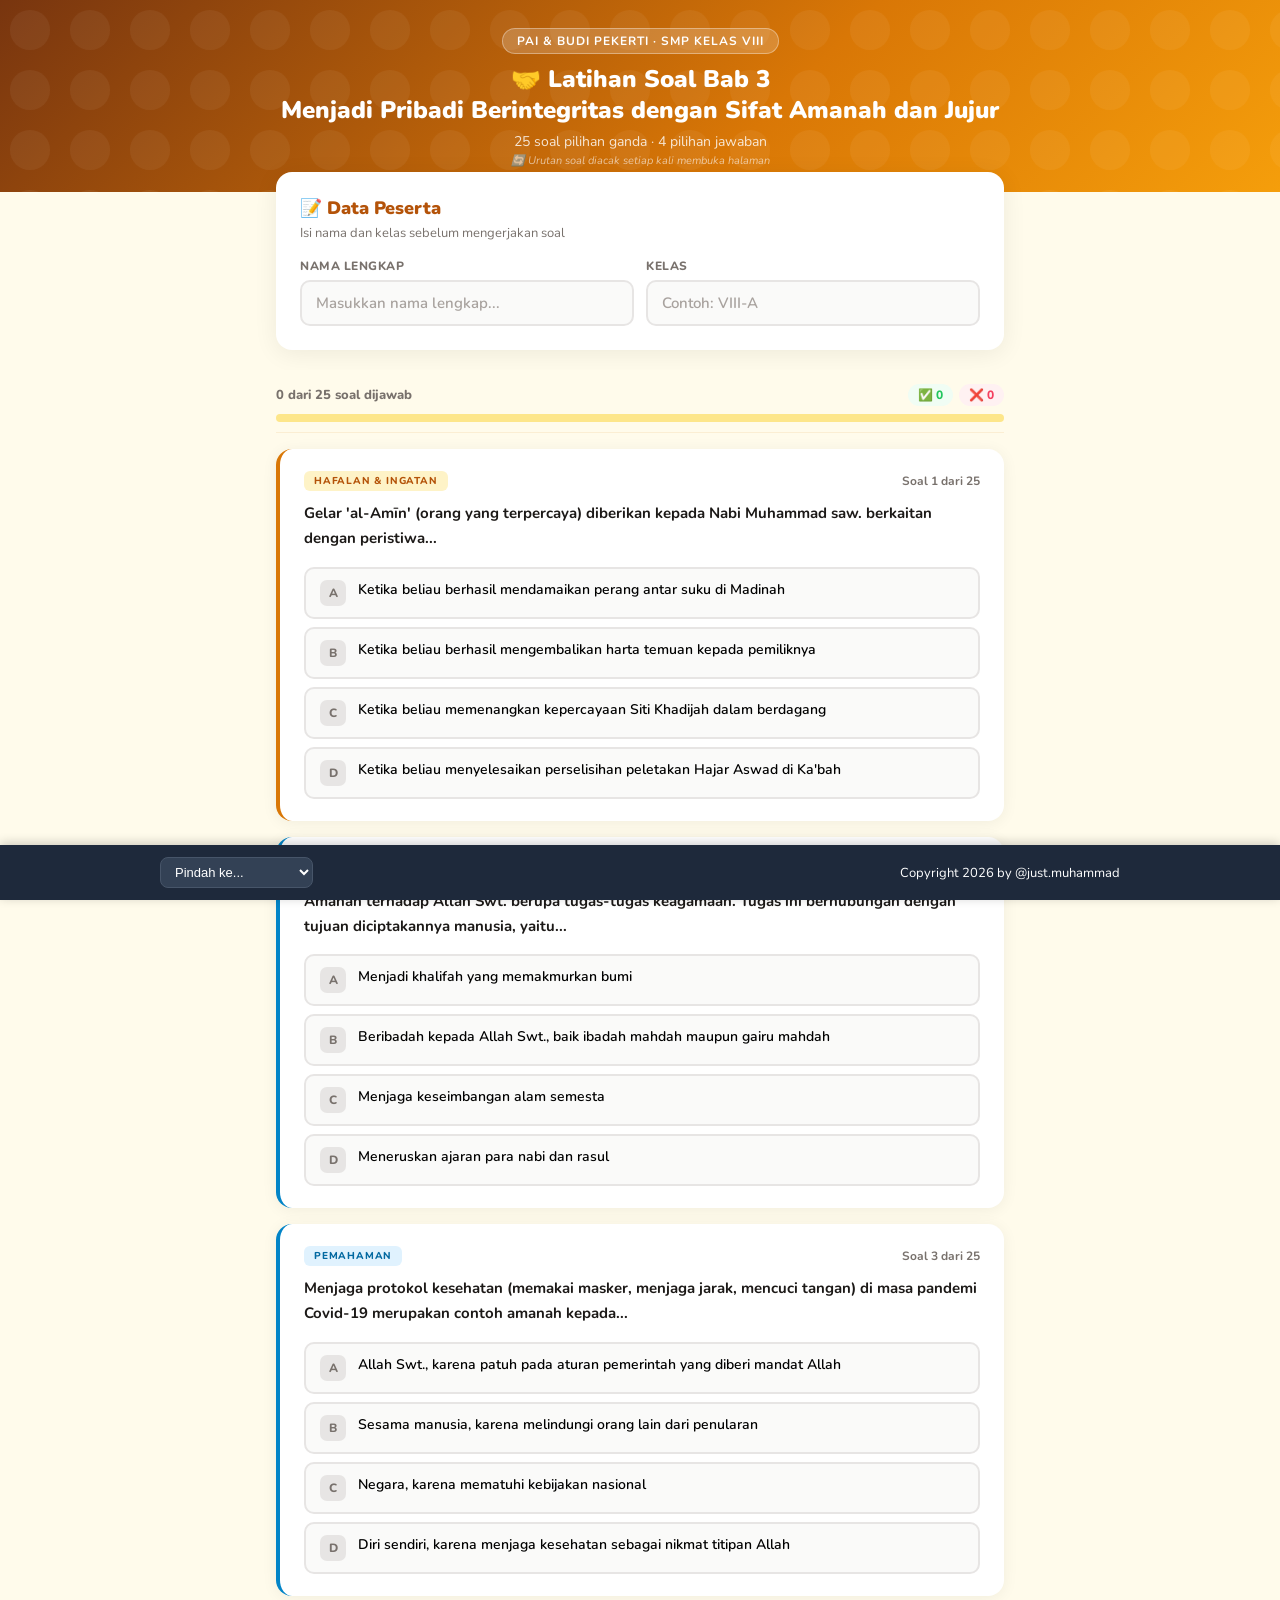
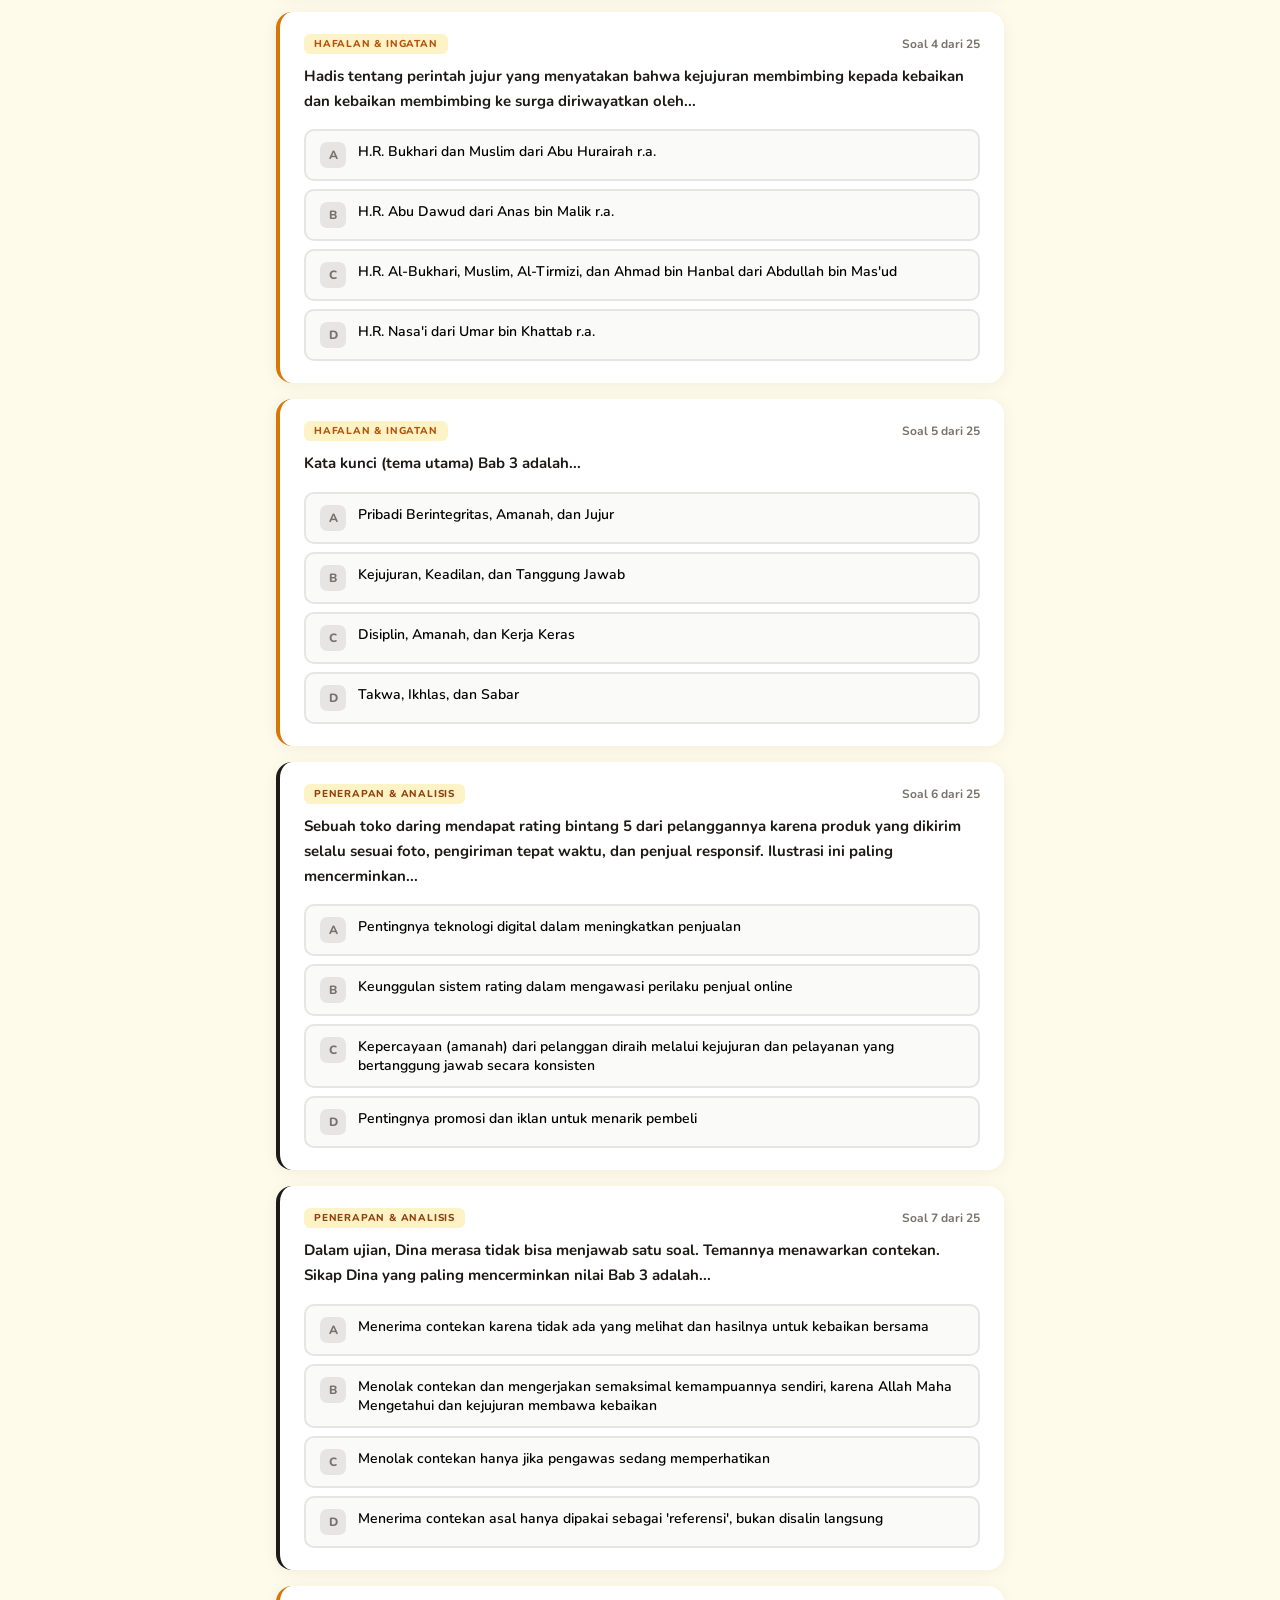
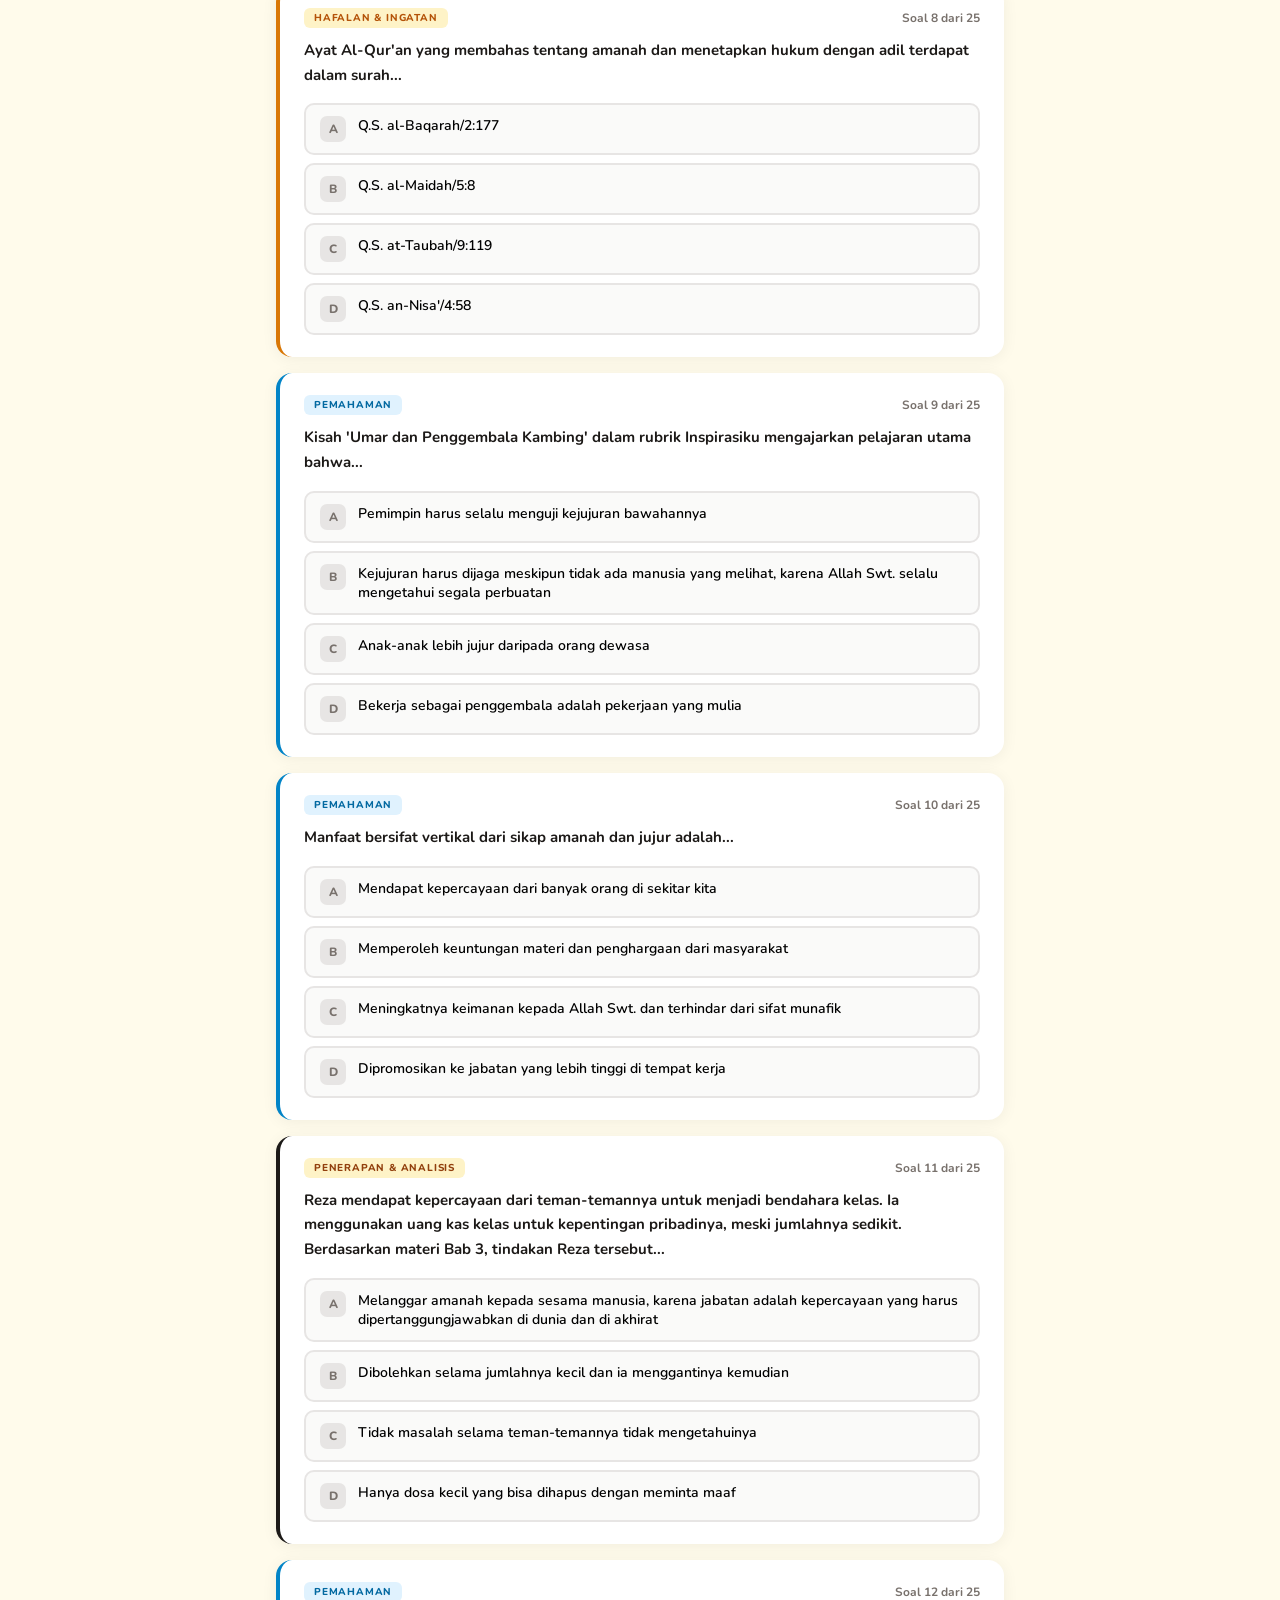
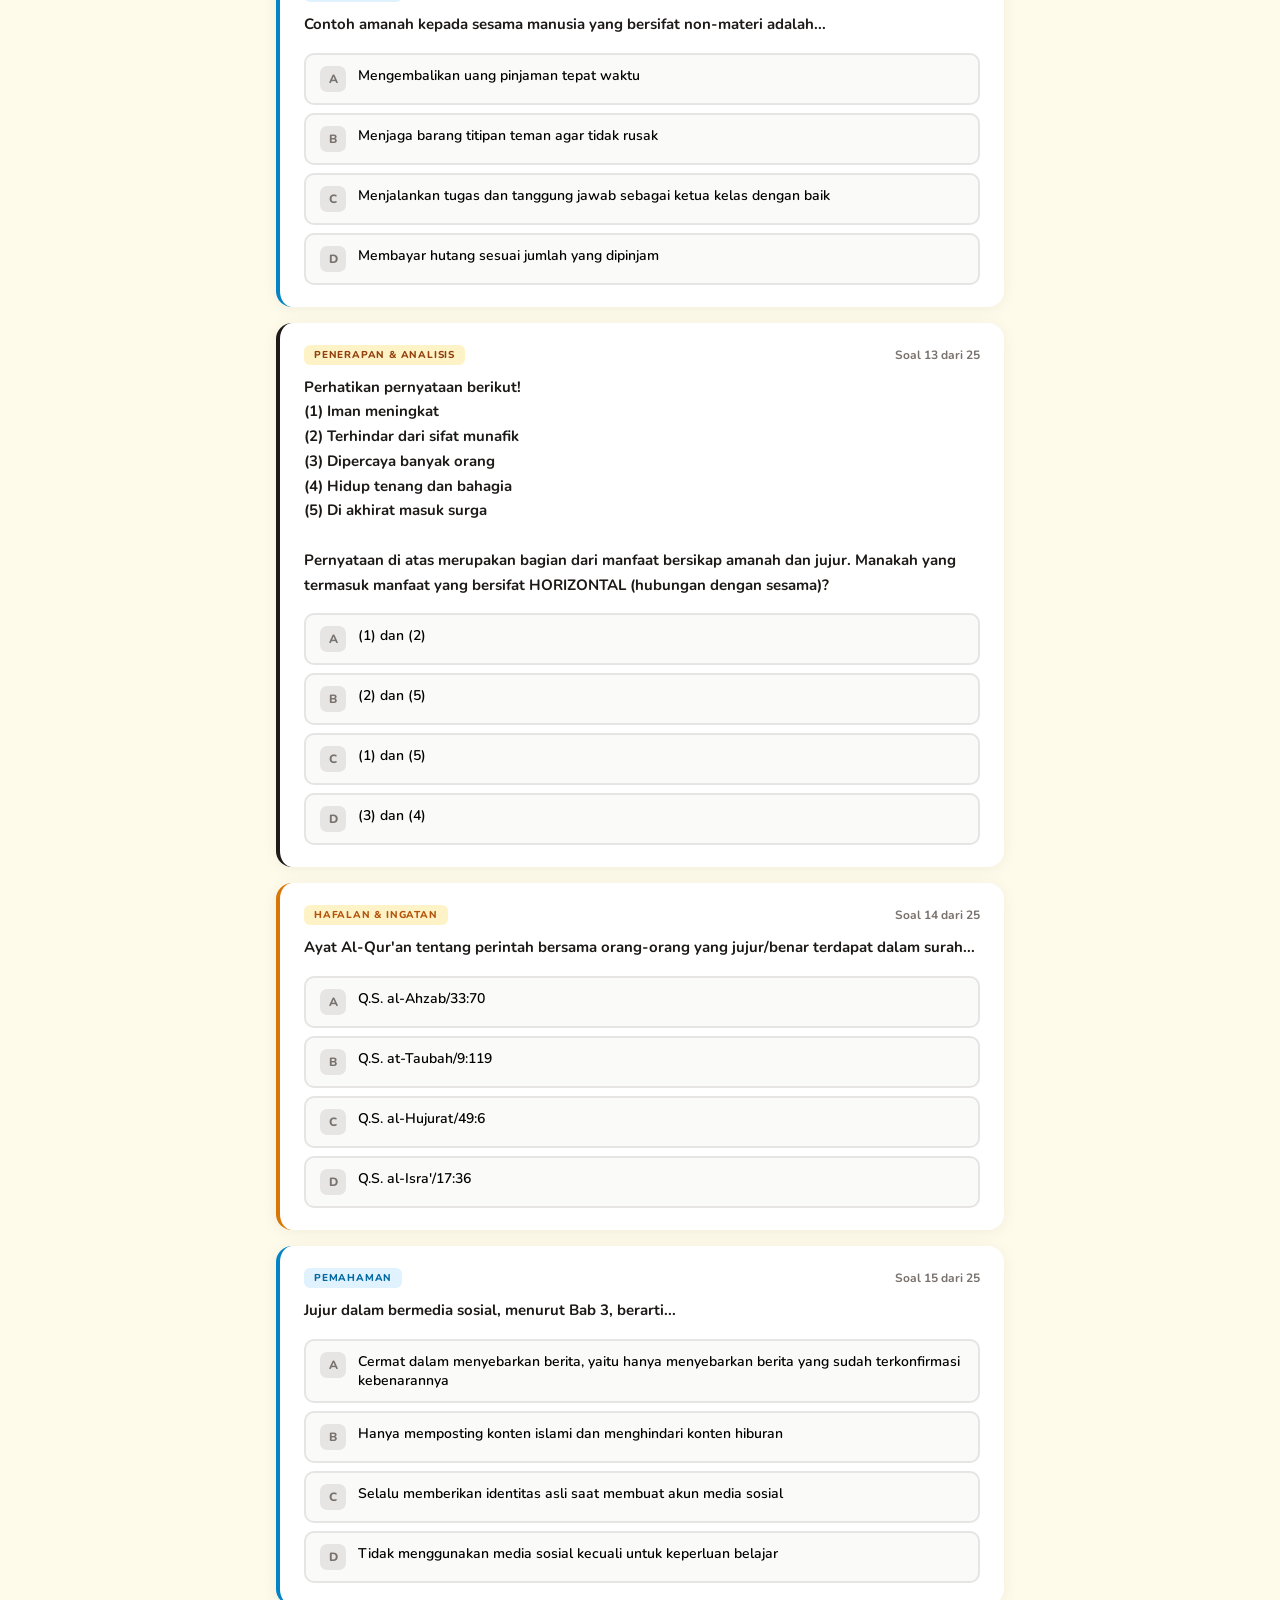
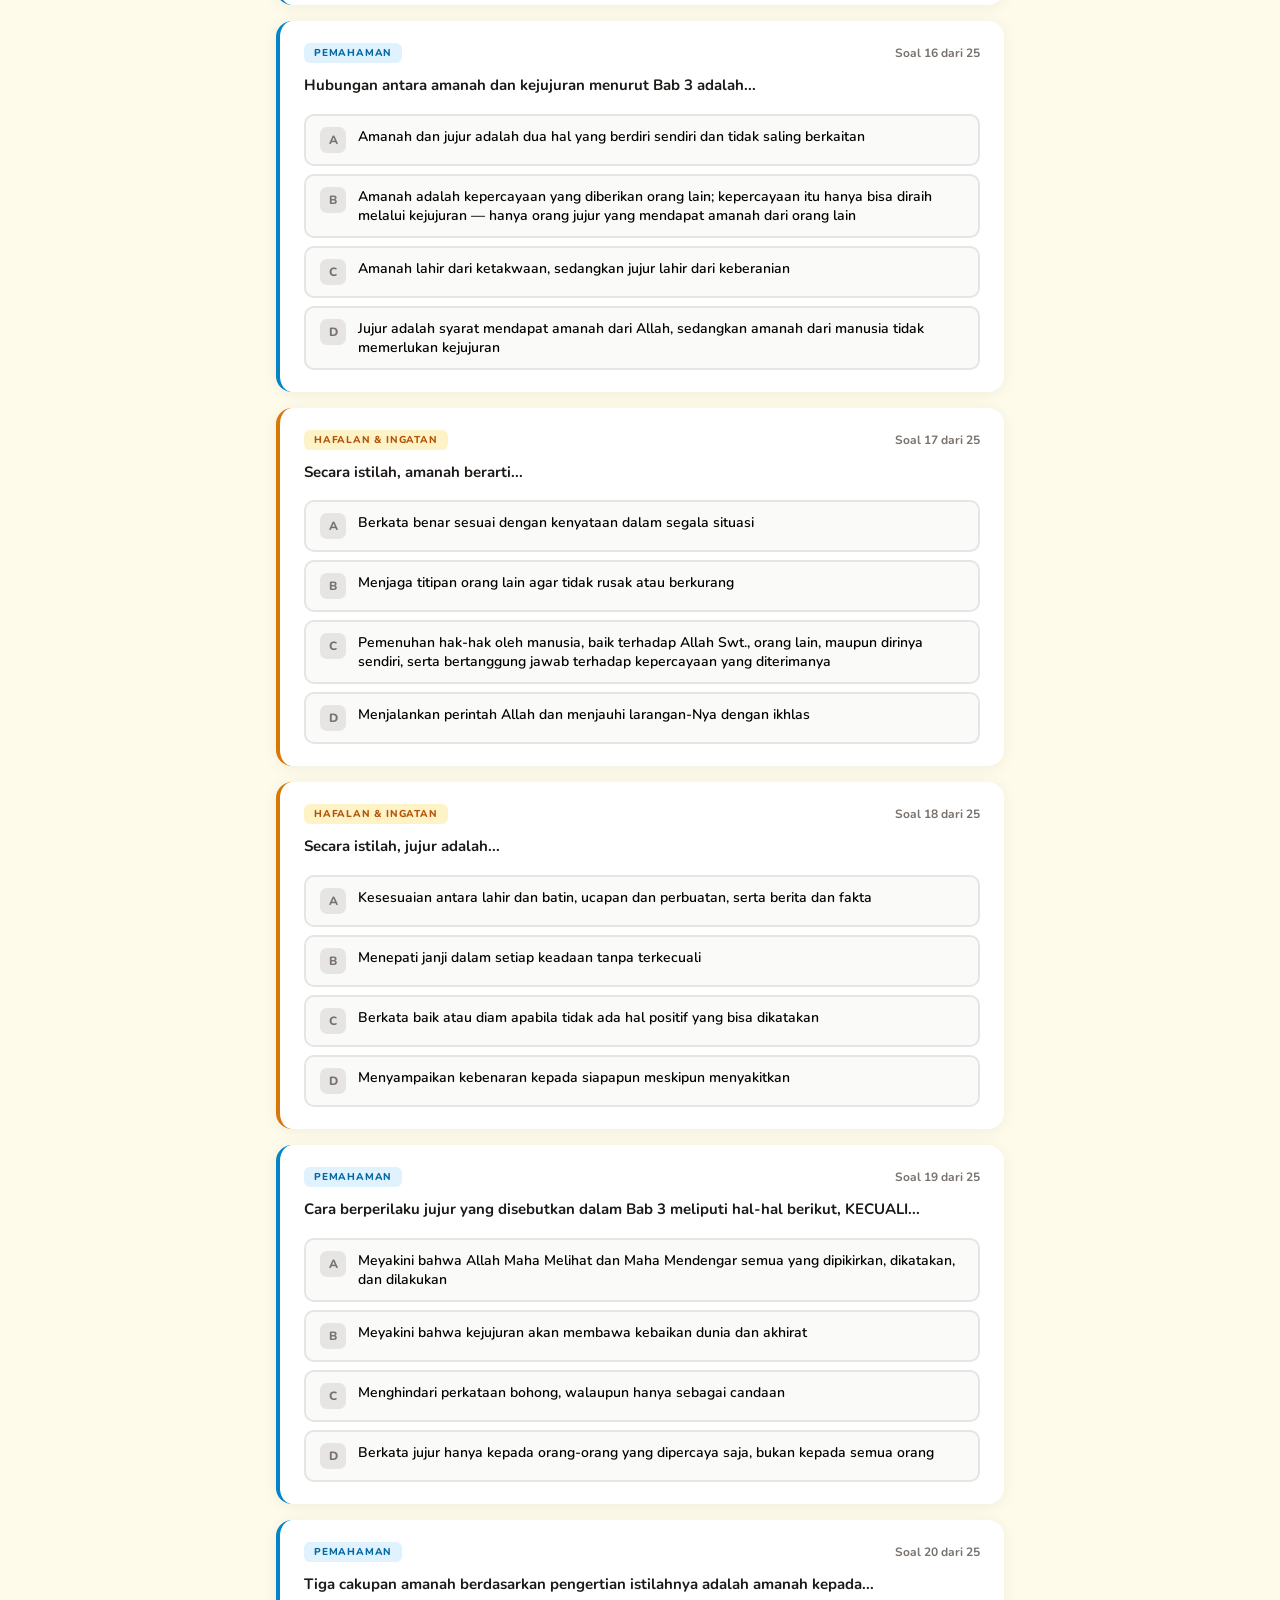
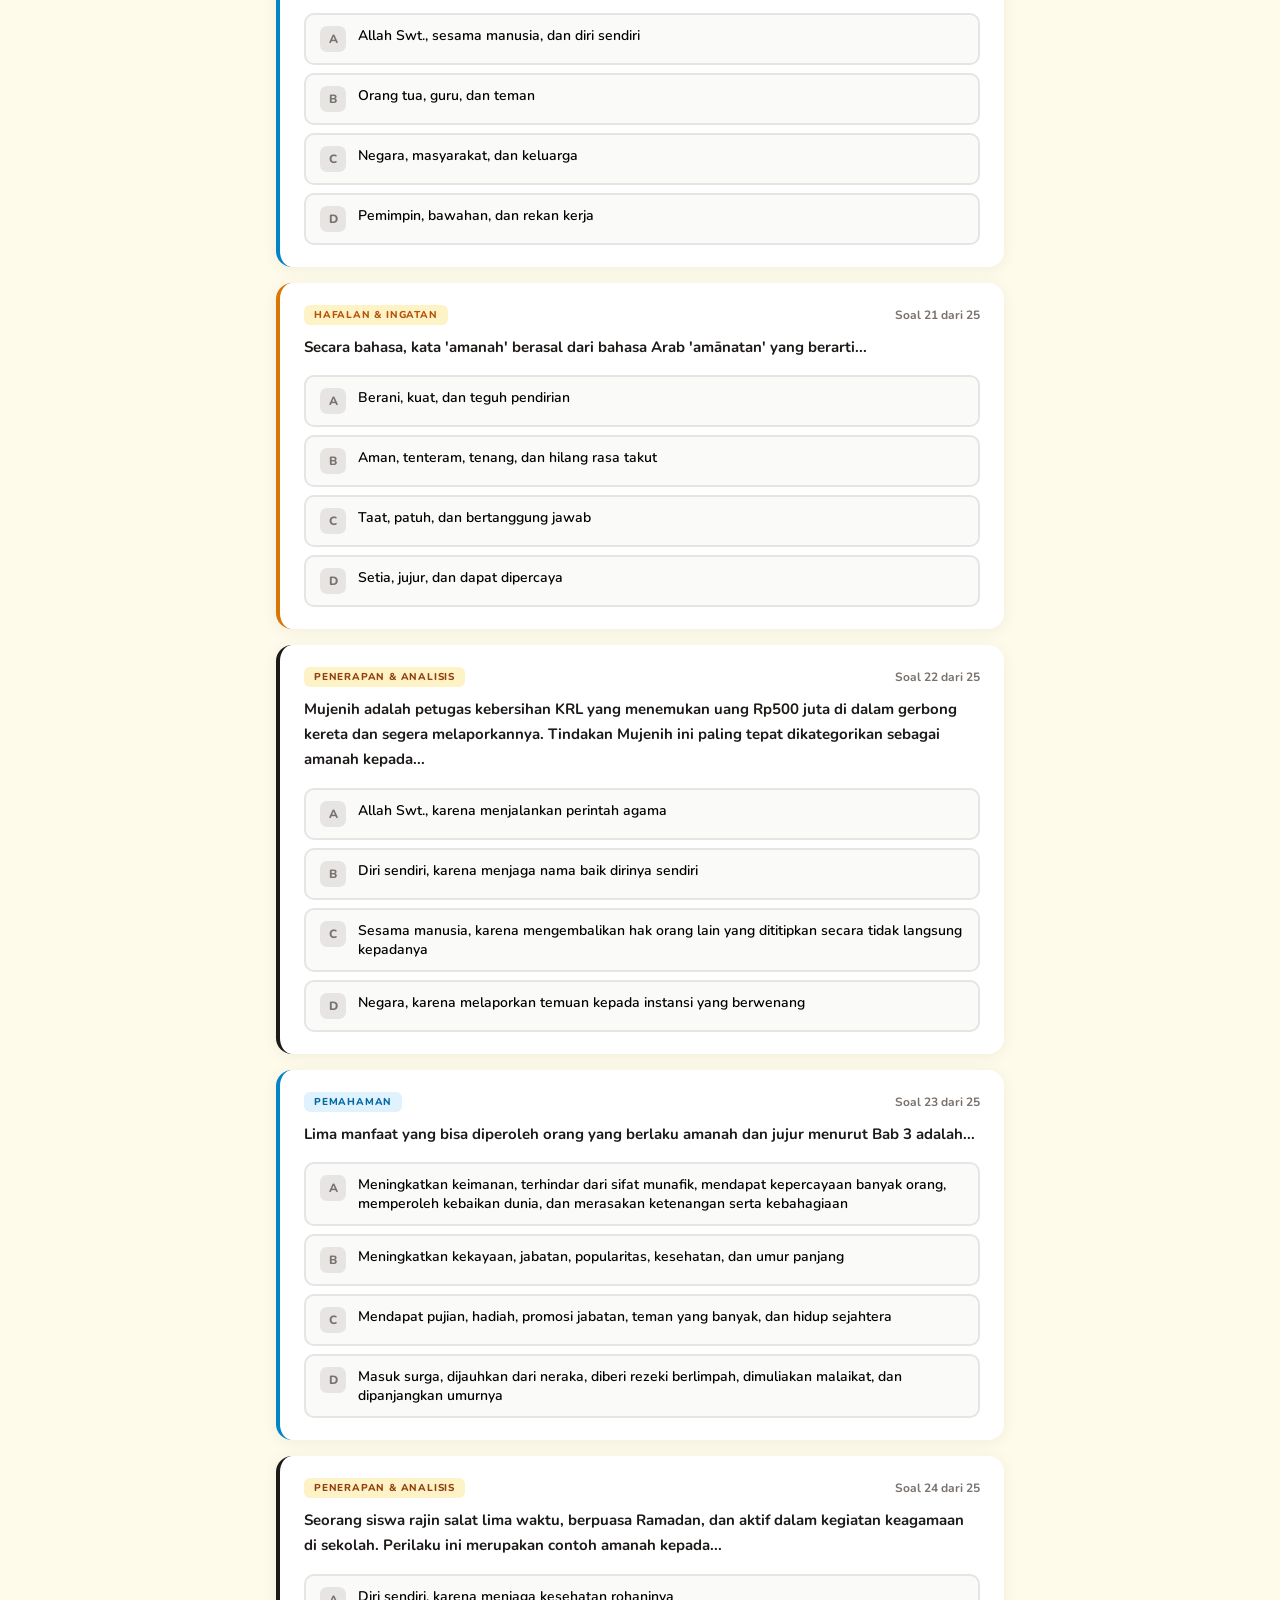
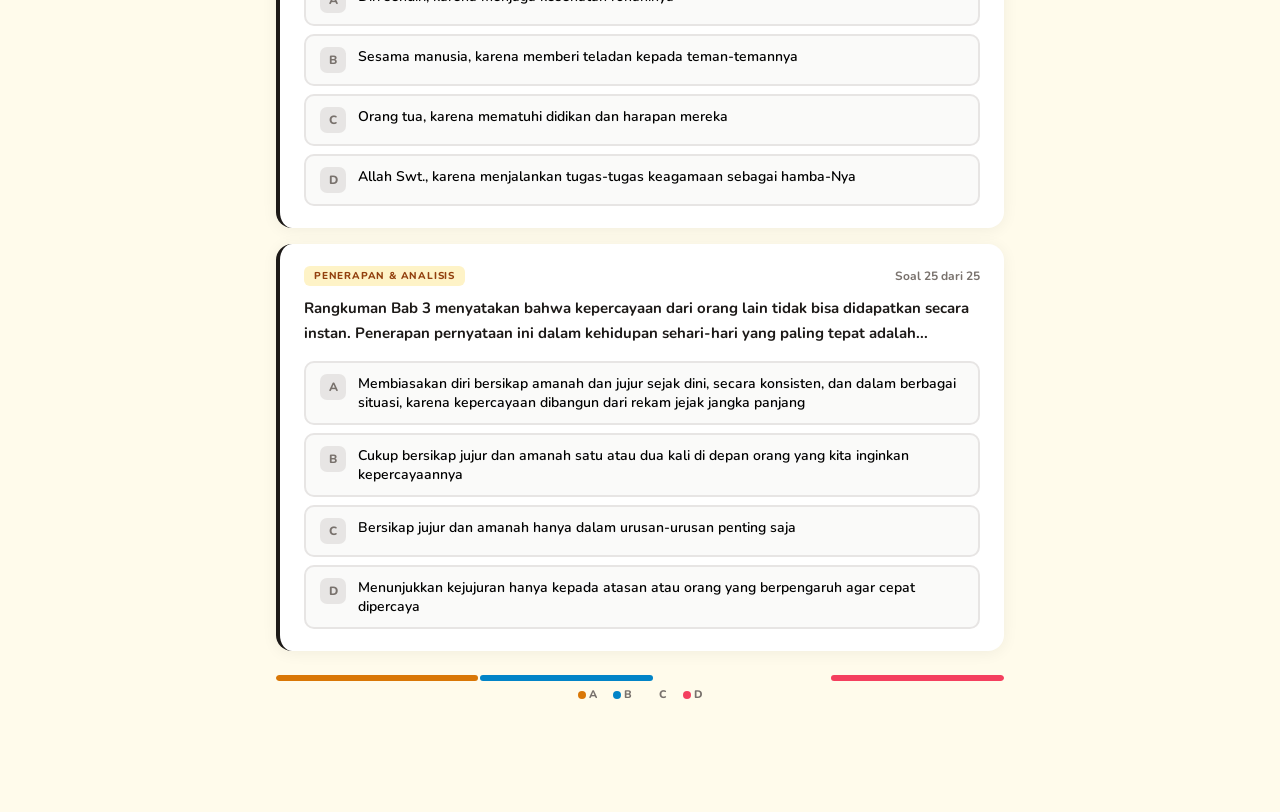
<file: bab3.html>
<!DOCTYPE html>
<html lang="id">
<head>
<meta charset="UTF-8">
<meta name="viewport" content="width=device-width, initial-scale=1.0">
<title>Latihan Soal – Bab 3 PAI Kelas VIII</title>
<link href="https://fonts.googleapis.com/css2?family=Nunito:wght@400;600;700;800;900&display=swap" rel="stylesheet">
<style>
  :root {
    --amber:    #d97706;
    --amber-dk: #b45309;
    --amber-lt: #fef3c7;
    --rose:     #f43f5e;
    --green:    #22c55e;
    --ink:      #1c1917;
    --muted:    #78716c;
    --card:     #ffffff;
    --bg:       #fffbeb;
    --radius:   16px;
  }
  *{box-sizing:border-box;margin:0;padding:0;}
  html{scroll-behavior:smooth;}
  body{font-family:'Nunito',sans-serif;background:var(--bg);color:var(--ink);min-height:100vh;}

  header{
    background:linear-gradient(135deg,#78350f 0%,#d97706 60%,#f59e0b 100%);
    color:#fff;padding:28px 24px 24px;text-align:center;
    position:relative;overflow:hidden;
  }
  header::before{
    content:'';position:absolute;inset:0;
    background:url("data:image/svg+xml,%3Csvg width='60' height='60' viewBox='0 0 60 60' xmlns='http://www.w3.org/2000/svg'%3E%3Cg fill='%23ffffff' fill-opacity='0.05'%3E%3Ccircle cx='30' cy='30' r='20'/%3E%3C/g%3E%3C/svg%3E");
  }
  .badge{
    display:inline-block;background:rgba(255,255,255,.18);
    border:1px solid rgba(255,255,255,.35);border-radius:99px;
    font-size:12px;font-weight:700;letter-spacing:1px;
    text-transform:uppercase;padding:4px 14px;margin-bottom:10px;
  }
  header h1{font-size:clamp(16px,4vw,24px);font-weight:900;line-height:1.3;position:relative;}
  header p{font-size:14px;opacity:.82;margin-top:6px;position:relative;}
  .shuffle-note{font-size:11px;opacity:.6;margin-top:2px;font-style:italic;}

  .container{max-width:760px;margin:0 auto;padding:0 16px 40px;}

  .identity-card{
    background:var(--card);border-radius:var(--radius);
    box-shadow:0 4px 24px rgba(0,0,0,.07);
    padding:24px;margin-top:-20px;position:relative;z-index:2;
  }
  .identity-card h2{font-size:18px;font-weight:900;color:var(--amber-dk);margin-bottom:4px;}
  .identity-card .sub{font-size:13px;color:var(--muted);margin-bottom:16px;}
  .input-row{display:flex;gap:12px;flex-wrap:wrap;}
  .input-group{flex:1;min-width:200px;}
  .input-group label{
    display:block;font-size:12px;font-weight:800;
    color:var(--muted);text-transform:uppercase;letter-spacing:.5px;margin-bottom:6px;
  }
  .input-group input{
    width:100%;padding:11px 14px;border:2px solid #e7e5e4;
    border-radius:10px;font-family:'Nunito',sans-serif;
    font-size:15px;font-weight:600;color:var(--ink);
    transition:border-color .2s;background:#fafaf9;
  }
  .input-group input:focus{
    outline:none;border-color:var(--amber);background:#fff;
    box-shadow:0 0 0 3px rgba(217,119,6,.12);
  }
  .input-group input::placeholder{color:#a8a29e;font-weight:600;}

  .progress-sticky{
    position:sticky;top:0;z-index:10;
    background:rgba(255,251,235,.92);backdrop-filter:blur(10px);
    -webkit-backdrop-filter:blur(10px);
    padding:14px 0 10px;margin-top:20px;
    border-bottom:1px solid rgba(217,119,6,.1);
  }
  .prog-top{display:flex;justify-content:space-between;align-items:center;margin-bottom:8px;}
  .prog-label{font-size:13px;font-weight:800;color:var(--muted);}
  .prog-chips{display:flex;gap:6px;}
  .prog-chip{font-size:12px;font-weight:800;padding:3px 10px;border-radius:99px;}
  .prog-chip.cg{background:#f0fdf4;color:var(--green);}
  .prog-chip.cr{background:#fff1f2;color:var(--rose);}
  .prog-bar{height:8px;background:#fde68a;border-radius:99px;overflow:hidden;}
  .prog-fill{
    height:100%;border-radius:99px;
    background:linear-gradient(90deg,var(--amber),#f59e0b);
    transition:width .5s cubic-bezier(.4,0,.2,1);
  }
  .show-result-btn{
    display:none;margin-top:8px;
    padding:8px 16px;border-radius:8px;
    background:var(--amber);color:#fff;
    font-family:'Nunito',sans-serif;font-size:13px;font-weight:800;
    border:none;cursor:pointer;transition:all .2s;
  }
  .show-result-btn:hover{background:var(--amber-dk);}

  .q-card{
    background:var(--card);border-radius:var(--radius);
    box-shadow:0 2px 16px rgba(0,0,0,.06);
    margin-top:16px;padding:22px 24px;
    border-left:4px solid var(--amber);
  }
  .q-card[data-type="Pemahaman"]{border-left-color:#0284c7;}
  .q-card[data-type="Penerapan & Analisis"]{border-left-color:var(--gold);}
  .q-card.answered-correct{border-left-color:var(--green);}
  .q-card.answered-wrong{border-left-color:var(--rose);}

  .q-header{display:flex;justify-content:space-between;align-items:center;margin-bottom:10px;flex-wrap:wrap;gap:6px;}
  .q-type-badge{
    font-size:10px;font-weight:800;letter-spacing:.8px;
    text-transform:uppercase;padding:3px 10px;border-radius:6px;
  }
  .q-type-badge.t-hafalan{background:var(--amber-lt);color:var(--amber-dk);}
  .q-type-badge.t-pemahaman{background:#e0f2fe;color:#0369a1;}
  .q-type-badge.t-penerapan{background:#fef3c7;color:#92400e;}
  .q-num{font-size:12px;font-weight:700;color:var(--muted);}
  .q-text{font-size:15px;font-weight:700;line-height:1.65;white-space:pre-line;margin-bottom:16px;}
  .q-arabic{
    font-family:'Nunito',serif;font-size:20px;text-align:right;
    line-height:2;color:var(--amber-dk);background:var(--amber-lt);
    border-radius:10px;padding:12px 18px;margin-bottom:16px;
  }

  .q-options{display:flex;flex-direction:column;gap:8px;}
  .opt-btn{
    display:flex;align-items:flex-start;gap:12px;
    background:#fafaf9;border:2px solid #e7e5e4;border-radius:10px;
    padding:11px 14px;cursor:pointer;
    font-family:'Nunito',sans-serif;font-size:14px;font-weight:600;
    text-align:left;transition:all .2s;width:100%;
  }
  .opt-btn:hover:not(:disabled){border-color:var(--amber);background:var(--amber-lt);transform:translateX(3px);}
  .opt-label{
    min-width:26px;height:26px;background:#e7e5e4;border-radius:7px;
    display:flex;align-items:center;justify-content:center;
    font-size:12px;font-weight:800;color:var(--muted);flex-shrink:0;transition:all .2s;
  }
  .opt-btn.correct{border-color:var(--green);background:#f0fdf4;}
  .opt-btn.correct .opt-label{background:var(--green);color:#fff;}
  .opt-btn.wrong{border-color:var(--rose);background:#fff1f2;}
  .opt-btn.wrong .opt-label{background:var(--rose);color:#fff;}
  .opt-btn.dimmed{opacity:.5;}
  .opt-btn:disabled{cursor:default;}

  .q-feedback{
    display:none;margin-top:14px;border-radius:10px;
    padding:12px 16px;font-size:13px;line-height:1.65;
  }
  .q-feedback.show{display:block;animation:slideUp .3s ease;}
  .q-feedback.fb-correct{background:#f0fdf4;border-left:4px solid var(--green);}
  .q-feedback.fb-wrong{background:#fff1f2;border-left:4px solid var(--rose);}
  .q-feedback strong{display:block;font-size:14px;margin-bottom:3px;}
  @keyframes slideUp{from{opacity:0;transform:translateY(8px);}to{opacity:1;transform:none;}}

  .result-overlay{
    display:none;position:fixed;inset:0;z-index:100;
    background:rgba(15,23,42,.6);backdrop-filter:blur(6px);
    -webkit-backdrop-filter:blur(6px);
    justify-content:center;align-items:center;padding:20px;
  }
  .result-overlay.show{display:flex;animation:fadeIn .4s ease;}
  @keyframes fadeIn{from{opacity:0;}to{opacity:1;}}

  .result-modal{
    background:var(--card);border-radius:20px;
    box-shadow:0 24px 64px rgba(0,0,0,.2);
    max-width:480px;width:100%;padding:36px 28px;
    text-align:center;position:relative;overflow:hidden;
    animation:modalPop .4s cubic-bezier(.2,.8,.3,1.2);
  }
  @keyframes modalPop{from{opacity:0;transform:scale(.85) translateY(30px);}to{opacity:1;transform:none;}}

  .result-modal .confetti-container{position:absolute;inset:0;pointer-events:none;overflow:hidden;}
  .confetti{position:absolute;top:-10px;opacity:0;animation:confettiFall linear forwards;}
  @keyframes confettiFall{
    0%{opacity:1;transform:translateY(0) rotate(0deg) scale(1);}
    80%{opacity:1;}
    100%{opacity:0;transform:translateY(420px) rotate(720deg) scale(.5);}
  }

  .r-emoji{font-size:56px;position:relative;}
  .r-greeting{font-size:14px;color:var(--muted);margin-top:12px;font-weight:700;}
  .r-name{font-size:24px;font-weight:900;color:var(--ink);margin:4px 0 0;}
  .r-class{font-size:13px;color:var(--amber);font-weight:700;margin-bottom:20px;}
  .r-score-wrap{background:var(--bg);border-radius:14px;padding:20px;margin-bottom:20px;}
  .r-score-label{font-size:12px;font-weight:800;color:var(--muted);text-transform:uppercase;letter-spacing:.5px;}
  .r-score{font-size:52px;font-weight:900;color:var(--amber);line-height:1.1;}
  .r-score span{font-size:20px;font-weight:700;color:var(--muted);}
  .r-stats{display:flex;gap:10px;justify-content:center;margin-top:14px;}
  .r-stat{background:#fff;border-radius:10px;padding:10px 16px;font-size:12px;font-weight:700;color:var(--muted);}
  .r-stat b{display:block;font-size:20px;font-weight:900;}
  .r-stat.sg b{color:var(--green);}
  .r-stat.sr b{color:var(--rose);}

  .r-predikat{display:inline-block;padding:6px 20px;border-radius:99px;font-weight:800;font-size:14px;margin-bottom:16px;}
  .r-motivasi{
    font-size:14px;line-height:1.7;color:var(--muted);
    background:#fafaf9;border-radius:12px;padding:14px 18px;
    margin-bottom:24px;text-align:left;
  }
  .r-motivasi strong{color:var(--ink);}

  .r-btns{display:flex;flex-direction:column;gap:10px;}
  .btn{
    padding:13px 24px;border-radius:12px;font-family:'Nunito',sans-serif;
    font-size:15px;font-weight:800;border:none;cursor:pointer;transition:all .2s;
  }
  .btn-primary{background:var(--amber);color:#fff;box-shadow:0 4px 12px rgba(217,119,6,.3);}
  .btn-primary:hover{background:var(--amber-dk);transform:translateY(-2px);}
  .btn-outline{background:transparent;color:var(--muted);border:2px solid #e7e5e4;}
  .btn-outline:hover{border-color:var(--amber);color:var(--amber);}

  .dist-bar{
    display:flex;height:6px;border-radius:99px;overflow:hidden;
    margin-top:20px;gap:2px;
  }
  .dist-bar div{height:100%;border-radius:99px;transition:width .4s;}
  .dist-legend{
    display:flex;justify-content:center;gap:16px;margin-top:6px;
    font-size:11px;font-weight:800;color:var(--muted);
  }
  .dist-legend span{display:flex;align-items:center;gap:3px;}
  .dist-legend i{width:8px;height:8px;border-radius:50%;display:inline-block;}

  @media(max-width:500px){
    .q-card{padding:16px 14px;}
    .opt-btn{padding:10px 12px;font-size:13px;}
    .result-modal{padding:20px 16px; max-width:85vw; max-height:calc(100vh - 40px); overflow-y:auto;}
    .r-emoji{font-size:48px;}
    .r-name{font-size:20px;}
    .r-score{font-size:42px;}
    .r-motivasi{font-size:13px;}
    .r-score-wrap{padding:14px;}
    .r-stat{padding:8px 12px; font-size:11px;}
    .r-stat b{font-size:18px;}
    .r-predikat{padding:4px 16px; font-size:13px;}
    .r-btns{gap:8px;}
    .btn{padding:11px 20px; font-size:14px;}
    .identity-card{padding:18px 16px;}
  }

  /* --- PERBAIKAN FOOTER BY MENTOR --- */
.main-footer {
    background-color: #1e293b !important; /* Warna gelap modern */
    color: white !important;
    padding: 12px 0 !important;
    position: fixed !important;
    bottom: 0 !important;
    left: 0 !important;
    width: 100% !important;
    z-index: 9999 !important; /* Supaya tidak tertutup elemen soal */
    box-shadow: 0 -2px 10px rgba(0,0,0,0.2);
    font-family: 'Nunito', sans-serif;
}

.footer-container {
    display: flex !important;
    /* Baris di bawah ini adalah kuncinya! */
    justify-content: space-between !important; 
    align-items: center !important;
    max-width: 1000px;
    margin: 0 auto !important;
    padding: 0 20px !important;
}

.footer-left select {
    padding: 6px 10px !important;
    border-radius: 8px !important;
    border: 1px solid #475569 !important;
    background: #334155 !important;
    color: white !important;
    cursor: pointer;
    font-size: 13px;
}

.footer-right p {
    margin: 0 !important;
    font-size: 13px !important;
    text-align: right !important; /* Memastikan teks rata kanan */
    white-space: nowrap; /* Mencegah teks turun ke bawah/terpotong */
}

/* Supaya konten soal paling bawah tidak tertutup footer */
body {
    padding-bottom: 70px !important;
}
</style>
</head>
<body>

<header>
  <div class="badge">PAI & Budi Pekerti · SMP Kelas VIII</div>
  <h1>🤝 Latihan Soal Bab 3<br>Menjadi Pribadi Berintegritas dengan Sifat Amanah dan Jujur</h1>
  <p>25 soal pilihan ganda · 4 pilihan jawaban</p>
  <p class="shuffle-note">🔄 Urutan soal diacak setiap kali membuka halaman</p>
</header>

<div class="container">
  <section class="identity-card">
    <h2>📝 Data Peserta</h2>
    <p class="sub">Isi nama dan kelas sebelum mengerjakan soal</p>
    <div class="input-row">
      <div class="input-group">
        <label for="inp-nama">Nama Lengkap</label>
        <input type="text" id="inp-nama" placeholder="Masukkan nama lengkap...">
      </div>
      <div class="input-group">
        <label for="inp-kelas">Kelas</label>
        <input type="text" id="inp-kelas" placeholder="Contoh: VIII-A">
      </div>
    </div>
  </section>

  <div class="progress-sticky">
    <div class="prog-top">
      <span class="prog-label" id="prog-label">0 dari 25 soal dijawab</span>
      <div class="prog-chips">
        <span class="prog-chip cg" id="chip-g">✅ 0</span>
        <span class="prog-chip cr" id="chip-r">❌ 0</span>
      </div>
    </div>
    <div class="prog-bar"><div class="prog-fill" id="prog-fill" style="width:0%"></div></div>
    <button class="show-result-btn" id="btn-show-result" onclick="openResult()">🎉 Lihat Hasil</button>
  </div>

  <div id="questions-container"></div>

  <div style="margin-top:24px;">
    <div class="dist-bar" id="dist-bar"></div>
    <div class="dist-legend">
      <span><i style="background:var(--amber)"></i>A</span>
      <span><i style="background:#0284c7"></i>B</span>
      <span><i style="background:var(--gold)"></i>C</span>
      <span><i style="background:var(--rose)"></i>D</span>
    </div>
  </div>
</div>

<div class="result-overlay" id="result-overlay">
  <div class="result-modal">
    <div class="confetti-container" id="confetti-box"></div>
    <div class="r-emoji" id="r-emoji"></div>
    <div class="r-greeting">Selamat!</div>
    <div class="r-name" id="r-name"></div>
    <div class="r-class" id="r-class"></div>
    <div class="r-score-wrap">
      <div class="r-score-label">Skor Kamu</div>
      <div class="r-score"><span id="r-score"></span><span>/100</span></div>
      <div class="r-stats">
        <div class="r-stat sg"><b id="r-correct">0</b>Benar</div>
        <div class="r-stat sr"><b id="r-wrong">0</b>Salah</div>
      </div>
    </div>
    <div class="r-predikat" id="r-predikat"></div>
    <div class="r-motivasi" id="r-motivasi"></div>
    <div class="r-btns">
      <button class="btn btn-outline" onclick="closeResult()">Tinjau Jawaban Saya</button>
      <button class="btn btn-primary" onclick="restart()">🔁 Ulangi Latihan</button>
    </div>
  </div>
</div>

<script>
// ═══════════════════════════════════════════════════════
// DATA SOAL — kunci jawaban diseimbangkan:
// Pola berulang A,B,C,D → A=7, B=6, C=6, D=6
// Tidak ada dua soal berurutan jawabannya sama
// ═══════════════════════════════════════════════════════
const questions = [
  // ── Soal 1 → Jawaban A ──
  {
    type:"Hafalan & Ingatan",
    text:"Kata kunci (tema utama) Bab 3 adalah...",
    options:["Pribadi Berintegritas, Amanah, dan Jujur","Kejujuran, Keadilan, dan Tanggung Jawab","Disiplin, Amanah, dan Kerja Keras","Takwa, Ikhlas, dan Sabar"],
    answer:0,
    explanation:"Kata kunci Bab 3 adalah 'Pribadi Berintegritas, Amanah, dan Jujur.' Ketiga kata kunci ini merangkum seluruh materi bab, mulai dari pengertian, cara berperilaku, hingga hikmah dari sifat amanah dan jujur dalam membentuk pribadi yang berintegritas."
  },
  // ── Soal 2 → Jawaban B ──
  {
    type:"Hafalan & Ingatan",
    text:"Secara bahasa, kata 'amanah' berasal dari bahasa Arab 'amānatan' yang berarti...",
    options:["Berani, kuat, dan teguh pendirian","Aman, tenteram, tenang, dan hilang rasa takut","Taat, patuh, dan bertanggung jawab","Setia, jujur, dan dapat dipercaya"],
    answer:1,
    explanation:"Secara bahasa, amanah berasal dari kata dalam bahasa Arab 'amānatan' yang berarti aman, tenteram, tenang, dan hilang rasa takut. Dalam bahasa Indonesia, amanah diartikan sebagai sesuatu yang dititipkan kepada orang lain, keamanan dan ketenteraman, serta dapat dipercaya."
  },
  // ── Soal 3 → Jawaban C ──
  {
    type:"Hafalan & Ingatan",
    text:"Secara istilah, amanah berarti...",
    options:["Berkata benar sesuai dengan kenyataan dalam segala situasi","Menjaga titipan orang lain agar tidak rusak atau berkurang","Pemenuhan hak-hak oleh manusia, baik terhadap Allah Swt., orang lain, maupun dirinya sendiri, serta bertanggung jawab terhadap kepercayaan yang diterimanya","Menjalankan perintah Allah dan menjauhi larangan-Nya dengan ikhlas"],
    answer:2,
    explanation:"Secara istilah, amanah berarti pemenuhan hak-hak oleh manusia, baik terhadap Allah Swt., orang lain, maupun dirinya sendiri, dan bertanggung jawab terhadap kepercayaan yang diterimanya untuk dilaksanakan dengan sebaik-baiknya."
  },
  // ── Soal 4 → Jawaban D ──
  {
    type:"Hafalan & Ingatan",
    text:"Ayat Al-Qur'an yang membahas tentang amanah dan menetapkan hukum dengan adil terdapat dalam surah...",
    options:["Q.S. al-Baqarah/2:177","Q.S. al-Maidah/5:8","Q.S. at-Taubah/9:119","Q.S. an-Nisa'/4:58"],
    answer:3,
    explanation:"Q.S. an-Nisa'/4:58 berisi firman Allah: 'Sungguh, Allah menyuruhmu menyampaikan amanat kepada yang berhak menerimanya, dan apabila kamu menetapkan hukum di antara manusia hendaknya kamu menetapkannya dengan adil.'"
  },
  // ── Soal 5 → Jawaban A ──
  {
    type:"Hafalan & Ingatan",
    text:"Secara istilah, jujur adalah...",
    options:["Kesesuaian antara lahir dan batin, ucapan dan perbuatan, serta berita dan fakta","Menepati janji dalam setiap keadaan tanpa terkecuali","Berkata baik atau diam apabila tidak ada hal positif yang bisa dikatakan","Menyampaikan kebenaran kepada siapapun meskipun menyakitkan"],
    answer:0,
    explanation:"Secara istilah, jujur adalah kesesuaian antara lahir dan batin, ucapan dan perbuatan, serta berita dan fakta. Jujur mencakup tiga dimensi: jujur dalam pikiran (hati), jujur dalam perkataan, dan jujur dalam perbuatan."
  },
  // ── Soal 6 → Jawaban B ──
  {
    type:"Hafalan & Ingatan",
    text:"Ayat Al-Qur'an tentang perintah bersama orang-orang yang jujur/benar terdapat dalam surah...",
    options:["Q.S. al-Ahzab/33:70","Q.S. at-Taubah/9:119","Q.S. al-Hujurat/49:6","Q.S. al-Isra'/17:36"],
    answer:1,
    explanation:"Q.S. at-Taubah/9:119 berbunyi: 'Wahai orang-orang yang beriman! Bertakwalah kepada Allah, dan bersamalah kamu dengan orang-orang yang benar (jujur/shidiqin).'"
  },
  // ── Soal 7 → Jawaban C ──
  {
    type:"Hafalan & Ingatan",
    text:"Hadis tentang perintah jujur yang menyatakan bahwa kejujuran membimbing kepada kebaikan dan kebaikan membimbing ke surga diriwayatkan oleh...",
    options:["H.R. Bukhari dan Muslim dari Abu Hurairah r.a.","H.R. Abu Dawud dari Anas bin Malik r.a.","H.R. Al-Bukhari, Muslim, Al-Tirmizi, dan Ahmad bin Hanbal dari Abdullah bin Mas'ud","H.R. Nasa'i dari Umar bin Khattab r.a."],
    answer:2,
    explanation:"Hadis yang berbunyi 'Kalian harus berlaku jujur, karena kejujuran itu akan membimbing kepada kebaikan. Dan kebaikan itu akan membimbing ke surga' diriwayatkan dari 'Abdullah bin Mas'ud oleh H.R. Al-Bukhari, Muslim, Al-Tirmizi, dan Ahmad bin Hanbal."
  },
  // ── Soal 8 → Jawaban D ──
  {
    type:"Hafalan & Ingatan",
    text:"Gelar 'al-Amīn' (orang yang terpercaya) diberikan kepada Nabi Muhammad saw. berkaitan dengan peristiwa...",
    options:["Ketika beliau berhasil mendamaikan perang antar suku di Madinah","Ketika beliau berhasil mengembalikan harta temuan kepada pemiliknya","Ketika beliau memenangkan kepercayaan Siti Khadijah dalam berdagang","Ketika beliau menyelesaikan perselisihan peletakan Hajar Aswad di Ka'bah"],
    answer:3,
    explanation:"Gelar al-Amīn diberikan kepada Nabi Muhammad saw. karena beliau berhasil menyelesaikan perselisihan antar kabilah tentang siapa yang berhak meletakkan Hajar Aswad. Masyarakat pun berkata 'raḍīnā bi al-amīn' (kami rida dengan keputusan al-Amīn). Namun gelar itu sejatinya sudah melekat sejak beliau remaja."
  },
  // ── Soal 9 → Jawaban A ──
  {
    type:"Pemahaman",
    text:"Tiga cakupan amanah berdasarkan pengertian istilahnya adalah amanah kepada...",
    options:["Allah Swt., sesama manusia, dan diri sendiri","Orang tua, guru, dan teman","Negara, masyarakat, dan keluarga","Pemimpin, bawahan, dan rekan kerja"],
    answer:0,
    explanation:"Tiga cakupan amanah: (1) Amanah kepada Allah Swt. — tugas-tugas keagamaan (ibadah); (2) Amanah kepada sesama manusia — titipan materi maupun non-materi; (3) Amanah kepada diri sendiri — tanggung jawab terhadap nikmat dalam diri."
  },
  // ── Soal 10 → Jawaban B ──
  {
    type:"Pemahaman",
    text:"Amanah terhadap Allah Swt. berupa tugas-tugas keagamaan. Tugas ini berhubungan dengan tujuan diciptakannya manusia, yaitu...",
    options:["Menjadi khalifah yang memakmurkan bumi","Beribadah kepada Allah Swt., baik ibadah mahdah maupun gairu mahdah","Menjaga keseimbangan alam semesta","Meneruskan ajaran para nabi dan rasul"],
    answer:1,
    explanation:"Amanah terhadap Allah Swt. adalah tugas-tugas keagamaan yang berhubungan dengan tujuan diciptakannya manusia, yaitu untuk beribadah kepada Allah Swt. Ibadah bisa dalam bentuk ibadah khusus (mahdah) maupun ibadah umum (gairu mahdah)."
  },
  // ── Soal 11 → Jawaban C ──
  {
    type:"Pemahaman",
    text:"Contoh amanah kepada sesama manusia yang bersifat non-materi adalah...",
    options:["Mengembalikan uang pinjaman tepat waktu","Menjaga barang titipan teman agar tidak rusak","Menjalankan tugas dan tanggung jawab sebagai ketua kelas dengan baik","Membayar hutang sesuai jumlah yang dipinjam"],
    answer:2,
    explanation:"Amanah non-materi dari sesama manusia adalah jabatan atau kepercayaan yang diberikan orang lain, misalnya amanah sebagai ketua kelas. Seorang ketua kelas harus memimpin, menyampaikan aspirasi, dan membagi tugas kebersihan."
  },
  // ── Soal 12 → Jawaban D ──
  {
    type:"Pemahaman",
    text:"Menjaga protokol kesehatan (memakai masker, menjaga jarak, mencuci tangan) di masa pandemi Covid-19 merupakan contoh amanah kepada...",
    options:["Allah Swt., karena patuh pada aturan pemerintah yang diberi mandat Allah","Sesama manusia, karena melindungi orang lain dari penularan","Negara, karena mematuhi kebijakan nasional","Diri sendiri, karena menjaga kesehatan sebagai nikmat titipan Allah"],
    answer:3,
    explanation:"Menjaga kesehatan dengan menjalankan protokol kesehatan adalah contoh amanah terhadap diri sendiri. Kesehatan adalah amanah yang diberikan Allah Swt. kepada diri seseorang dan harus dijaga."
  },
  // ── Soal 13 → Jawaban A ──
  {
    type:"Pemahaman",
    text:"Jujur dalam bermedia sosial, menurut Bab 3, berarti...",
    options:["Cermat dalam menyebarkan berita, yaitu hanya menyebarkan berita yang sudah terkonfirmasi kebenarannya","Hanya memposting konten islami dan menghindari konten hiburan","Selalu memberikan identitas asli saat membuat akun media sosial","Tidak menggunakan media sosial kecuali untuk keperluan belajar"],
    answer:0,
    explanation:"Menurut Bab 3, seseorang disebut jujur dalam bermedia sosial apabila ia cermat dalam menyebarkan berita — yaitu dengan hanya menyebarkan berita yang sudah terkonfirmasi kebenarannya."
  },
  // ── Soal 14 → Jawaban B ──
  {
    type:"Pemahaman",
    text:"Hubungan antara amanah dan kejujuran menurut Bab 3 adalah...",
    options:["Amanah dan jujur adalah dua hal yang berdiri sendiri dan tidak saling berkaitan","Amanah adalah kepercayaan yang diberikan orang lain; kepercayaan itu hanya bisa diraih melalui kejujuran — hanya orang jujur yang mendapat amanah dari orang lain","Amanah lahir dari ketakwaan, sedangkan jujur lahir dari keberanian","Jujur adalah syarat mendapat amanah dari Allah, sedangkan amanah dari manusia tidak memerlukan kejujuran"],
    answer:1,
    explanation:"Amanah dan jujur memiliki hubungan yang sangat erat. Amanah adalah kepercayaan yang diberikan oleh pihak lain. Kepercayaan itu tidak muncul begitu saja — ada sesuatu dalam diri seseorang yang membuat orang lain percaya, yaitu kejujuran."
  },
  // ── Soal 15 → Jawaban C ──
  {
    type:"Pemahaman",
    text:"Manfaat bersifat vertikal dari sikap amanah dan jujur adalah...",
    options:["Mendapat kepercayaan dari banyak orang di sekitar kita","Memperoleh keuntungan materi dan penghargaan dari masyarakat","Meningkatnya keimanan kepada Allah Swt. dan terhindar dari sifat munafik","Dipromosikan ke jabatan yang lebih tinggi di tempat kerja"],
    answer:2,
    explanation:"Manfaat vertikal (berhubungan dengan Allah Swt.) dari sikap amanah dan jujur adalah: meningkatnya keimanan kepada Allah Swt. dan terhindar dari sifat munafik. Orang yang menjaga amanah dan kejujuran menunjukkan bahwa dirinya meyakini Allah Maha Mengetahui, Maha Melihat, dan Maha Mendengar."
  },
  // ── Soal 16 → Jawaban D ──
  {
    type:"Pemahaman",
    text:"Cara berperilaku jujur yang disebutkan dalam Bab 3 meliputi hal-hal berikut, KECUALI...",
    options:["Meyakini bahwa Allah Maha Melihat dan Maha Mendengar semua yang dipikirkan, dikatakan, dan dilakukan","Meyakini bahwa kejujuran akan membawa kebaikan dunia dan akhirat","Menghindari perkataan bohong, walaupun hanya sebagai candaan","Berkata jujur hanya kepada orang-orang yang dipercaya saja, bukan kepada semua orang"],
    answer:3,
    explanation:"Cara berperilaku jujur menurut Bab 3 mencakup: meyakini Allah Maha Mengetahui, meyakini kejujuran memunculkan kepercayaan, meyakini kejujuran membawa kebaikan, terbiasa berkata benar, dan menghindari bohong walau hanya candaan. Jujur hanya kepada orang tertentu BUKAN bagian dari cara berperilaku jujur."
  },
  // ── Soal 17 → Jawaban A ──
  {
    type:"Pemahaman",
    text:"Lima manfaat yang bisa diperoleh orang yang berlaku amanah dan jujur menurut Bab 3 adalah...",
    options:["Meningkatkan keimanan, terhindar dari sifat munafik, mendapat kepercayaan banyak orang, memperoleh kebaikan dunia, dan merasakan ketenangan serta kebahagiaan","Meningkatkan kekayaan, jabatan, popularitas, kesehatan, dan umur panjang","Mendapat pujian, hadiah, promosi jabatan, teman yang banyak, dan hidup sejahtera","Masuk surga, dijauhkan dari neraka, diberi rezeki berlimpah, dimuliakan malaikat, dan dipanjangkan umurnya"],
    answer:0,
    explanation:"Lima manfaat berlaku amanah dan jujur: (1) Meningkatkan keimanan; (2) Terhindar dari sifat munafik; (3) Mendapat kepercayaan dari banyak orang; (4) Memperoleh kebaikan dunia; (5) Merasakan ketenangan dan kebahagiaan."
  },
  // ── Soal 18 → Jawaban B ──
  {
    type:"Pemahaman",
    text:"Kisah 'Umar dan Penggembala Kambing' dalam rubrik Inspirasiku mengajarkan pelajaran utama bahwa...",
    options:["Pemimpin harus selalu menguji kejujuran bawahannya","Kejujuran harus dijaga meskipun tidak ada manusia yang melihat, karena Allah Swt. selalu mengetahui segala perbuatan","Anak-anak lebih jujur daripada orang dewasa","Bekerja sebagai penggembala adalah pekerjaan yang mulia"],
    answer:1,
    explanation:"Kisah penggembala kambing yang menolak menjual kambing majikannya meski diimingi uang karena berkata 'Meskipun majikan saya tidak tahu, tetapi Allah Swt. mengetahui yang saya lakukan.' Kisah ini mengajarkan bahwa kejujuran harus dijaga karena Allah Maha Mengetahui segalanya."
  },
  // ── Soal 19 → Jawaban C ──
  {
    type:"Penerapan & Analisis",
    text:"Mujenih adalah petugas kebersihan KRL yang menemukan uang Rp500 juta di dalam gerbong kereta dan segera melaporkannya. Tindakan Mujenih ini paling tepat dikategorikan sebagai amanah kepada...",
    options:["Allah Swt., karena menjalankan perintah agama","Diri sendiri, karena menjaga nama baik dirinya sendiri","Sesama manusia, karena mengembalikan hak orang lain yang dititipkan secara tidak langsung kepadanya","Negara, karena melaporkan temuan kepada instansi yang berwenang"],
    answer:2,
    explanation:"Mujenih menemukan uang yang bukan miliknya dan mengembalikannya. Ini adalah bentuk amanah kepada sesama manusia — ia menjaga dan mengembalikan sesuatu (materi) yang bukan haknya kepada pemiliknya."
  },
  // ── Soal 20 → Jawaban D ──
  {
    type:"Penerapan & Analisis",
    text:"Seorang siswa rajin salat lima waktu, berpuasa Ramadan, dan aktif dalam kegiatan keagamaan di sekolah. Perilaku ini merupakan contoh amanah kepada...",
    options:["Diri sendiri, karena menjaga kesehatan rohaninya","Sesama manusia, karena memberi teladan kepada teman-temannya","Orang tua, karena mematuhi didikan dan harapan mereka","Allah Swt., karena menjalankan tugas-tugas keagamaan sebagai hamba-Nya"],
    answer:3,
    explanation:"Melaksanakan salat, puasa, dan kegiatan keagamaan adalah contoh amanah kepada Allah Swt. Amanah kepada Allah berupa tugas-tugas keagamaan yang menjadi tanggung jawab manusia — yaitu beribadah kepada Allah Swt."
  },
  // ── Soal 21 → Jawaban A ──
  {
    type:"Penerapan & Analisis",
    text:"Reza mendapat kepercayaan dari teman-temannya untuk menjadi bendahara kelas. Ia menggunakan uang kas kelas untuk kepentingan pribadinya, meski jumlahnya sedikit. Berdasarkan materi Bab 3, tindakan Reza tersebut...",
    options:["Melanggar amanah kepada sesama manusia, karena jabatan adalah kepercayaan yang harus dipertanggungjawabkan di dunia dan di akhirat","Dibolehkan selama jumlahnya kecil dan ia menggantinya kemudian","Tidak masalah selama teman-temannya tidak mengetahuinya","Hanya dosa kecil yang bisa dihapus dengan meminta maaf"],
    answer:0,
    explanation:"Jabatan bendahara kelas adalah amanah (kepercayaan) non-materi dari sesama manusia. Menggunakan uang kas untuk kepentingan pribadi adalah pengkhianatan terhadap amanah tersebut. Bab 3 menegaskan bahwa jabatan berkewajiban dipertanggungjawabkan di dunia maupun di akhirat."
  },
  // ── Soal 22 → Jawaban B ──
  {
    type:"Penerapan & Analisis",
    text:"Dalam ujian, Dina merasa tidak bisa menjawab satu soal. Temannya menawarkan contekan. Sikap Dina yang paling mencerminkan nilai Bab 3 adalah...",
    options:["Menerima contekan karena tidak ada yang melihat dan hasilnya untuk kebaikan bersama","Menolak contekan dan mengerjakan semaksimal kemampuannya sendiri, karena Allah Maha Mengetahui dan kejujuran membawa kebaikan","Menolak contekan hanya jika pengawas sedang memperhatikan","Menerima contekan asal hanya dipakai sebagai 'referensi', bukan disalin langsung"],
    answer:1,
    explanation:"Peserta didik yang jujur akan mengerjakan penilaian dengan jujur — tidak menyontek maupun meminta jawaban kepada temannya. Bab 3 menegaskan: meyakini bahwa Allah Maha Mengetahui segalanya. Kejujuran akan membawa kebaikan dunia dan akhirat."
  },
  // ── Soal 23 → Jawaban C ──
  {
    type:"Penerapan & Analisis",
    text:"Sebuah toko daring mendapat rating bintang 5 dari pelanggannya karena produk yang dikirim selalu sesuai foto, pengiriman tepat waktu, dan penjual responsif. Ilustrasi ini paling mencerminkan...",
    options:["Pentingnya teknologi digital dalam meningkatkan penjualan","Keunggulan sistem rating dalam mengawasi perilaku penjual online","Kepercayaan (amanah) dari pelanggan diraih melalui kejujuran dan pelayanan yang bertanggung jawab secara konsisten","Pentingnya promosi dan iklan untuk menarik pembeli"],
    answer:2,
    explanation:"Bab 3 menggunakan ilustrasi toko daring dengan rating bintang sebagai analogi amanah dan kejujuran. Kepercayaan (amanah) tidak datang secara instan — ia harus dibangun melalui kejujuran dan tanggung jawab yang konsisten dalam jangka panjang."
  },
  // ── Soal 24 → Jawaban D ──
  {
    type:"Penerapan & Analisis",
    text:"Perhatikan pernyataan berikut!\n(1) Iman meningkat\n(2) Terhindar dari sifat munafik\n(3) Dipercaya banyak orang\n(4) Hidup tenang dan bahagia\n(5) Di akhirat masuk surga\n\nPernyataan di atas merupakan bagian dari manfaat bersikap amanah dan jujur. Manakah yang termasuk manfaat yang bersifat HORIZONTAL (hubungan dengan sesama)?",
    options:["(1) dan (2)","(2) dan (5)","(1) dan (5)","(3) dan (4)"],
    answer:3,
    explanation:"Manfaat horizontal (hubungan dengan sesama) dari sikap amanah dan jujur adalah: (3) Dipercaya banyak orang dan (4) Hidup tenang dan bahagia. Sedangkan (1) iman meningkat, (2) terhindar dari munafik, dan (5) masuk surga bersifat vertikal (hubungan dengan Allah Swt.)."
  },
  // ── Soal 25 → Jawaban A ──
  {
    type:"Penerapan & Analisis",
    text:"Rangkuman Bab 3 menyatakan bahwa kepercayaan dari orang lain tidak bisa didapatkan secara instan. Penerapan pernyataan ini dalam kehidupan sehari-hari yang paling tepat adalah...",
    options:["Membiasakan diri bersikap amanah dan jujur sejak dini, secara konsisten, dan dalam berbagai situasi, karena kepercayaan dibangun dari rekam jejak jangka panjang","Cukup bersikap jujur dan amanah satu atau dua kali di depan orang yang kita inginkan kepercayaannya","Bersikap jujur dan amanah hanya dalam urusan-urusan penting saja","Menunjukkan kejujuran hanya kepada atasan atau orang yang berpengaruh agar cepat dipercaya"],
    answer:0,
    explanation:"Bab 3 menegaskan bahwa kepercayaan tidak bisa didapatkan secara instan. Sikap amanah dan jujur harus dimiliki dalam jangka yang cukup lama dan teruji dalam berbagai situasi, sebagaimana Nabi Muhammad saw. yang sudah dikenal jujur sejak remaja."
  }
];

// ═══════════════════════════════════════════════════════
// ALGORITMA ACAK — Fisher-Yates + penjamin tidak ada
// jawaban berurutan yang sama
// ═══════════════════════════════════════════════════════
function shuffleNoAdjacent(arr) {
  for (let i = arr.length - 1; i > 0; i--) {
    const j = Math.floor(Math.random() * (i + 1));
    [arr[i], arr[j]] = [arr[j], arr[i]];
  }
  for (let pass = 0; pass < 500; pass++) {
    let clean = true;
    for (let i = 0; i < arr.length - 1; i++) {
      if (arr[i].answer === arr[i + 1].answer) {
        clean = false;
        let swapped = false;
        for (let k = i + 2; k < arr.length; k++) {
          const ansK = arr[k].answer;
          const ansBefore = (i > 0) ? arr[i - 1].answer : -1;
          const ansAfter = (k < arr.length - 1) ? arr[k + 1].answer : -1;
          if (ansK !== arr[i].answer && ansK !== ansAfter && ansK !== ansBefore) {
            [arr[i + 1], arr[k]] = [arr[k], arr[i + 1]];
            swapped = true; break;
          }
        }
        if (!swapped) {
          for (let k = i + 2; k < arr.length; k++) {
            const ansK = arr[k].answer;
            const ansBefore = (i > 0) ? arr[i - 1].answer : -1;
            const ansAfterI = arr[i + 1].answer;
            const ansAfterK = (k < arr.length - 1) ? arr[k + 1].answer : -1;
            if (ansK !== ansAfterI && ansK !== ansBefore &&
                arr[i].answer !== ansAfterK && arr[i].answer !== ansBefore) {
              [arr[i], arr[k]] = [arr[k], arr[i]];
              swapped = true; break;
            }
          }
        }
      }
    }
    if (clean) break;
  }
}

// ═══════════════════════════════════════════════════════
// STATE
// ═══════════════════════════════════════════════════════
let scoreCorrect = 0;
let scoreWrong = 0;
let answered = [];

// ═══════════════════════════════════════════════════════
// RENDER
// ═══════════════════════════════════════════════════════
function typeClass(type) {
  if (type.includes("Hafalan")) return "t-hafalan";
  if (type.includes("Pemahaman")) return "t-pemahaman";
  return "t-penerapan";
}

function renderAll() {
  const box = document.getElementById("questions-container");
  const labels = ["A", "B", "C", "D"];
  let html = "";
  questions.forEach((q, i) => {
    html += `<div class="q-card" id="qcard-${i}" data-type="${q.type}">`;
    html += `<div class="q-header">
      <span class="q-type-badge ${typeClass(q.type)}">${q.type}</span>
      <span class="q-num">Soal ${i + 1} dari ${questions.length}</span>
    </div>`;
    html += `<div class="q-text">${q.text}</div>`;
    if (q.arabic) html += `<div class="q-arabic">${q.arabic}</div>`;
    html += `<div class="q-options" id="opts-${i}">`;
    q.options.forEach((opt, j) => {
      html += `<button class="opt-btn" id="opt-${i}-${j}" onclick="pickAnswer(${i},${j})">
        <span class="opt-label">${labels[j]}</span>
        <span>${opt}</span>
      </button>`;
    });
    html += `</div>`;
    html += `<div class="q-feedback" id="fb-${i}"></div>`;
    html += `</div>`;
  });
  box.innerHTML = html;
  renderDistBar();
}

function renderDistBar() {
  const counts = [0, 0, 0, 0];
  questions.forEach(q => counts[q.answer]++);
  const total = questions.length;
  const colors = ["var(--amber)", "#0284c7", "var(--gold)", "var(--rose)"];
  let html = "";
  counts.forEach((c, i) => {
    html += `<div style="width:${(c / total * 100)}%;background:${colors[i]}"></div>`;
  });
  document.getElementById("dist-bar").innerHTML = html;
}

// ═══════════════════════════════════════════════════════
// LOGIKA JAWAB
// ═══════════════════════════════════════════════════════
function pickAnswer(qi, oi) {
  if (answered[qi]) return;
  answered[qi] = true;

  const q = questions[qi];
  const isCorrect = (oi === q.answer);
  if (isCorrect) scoreCorrect++; else scoreWrong++;

  const labels = ["A", "B", "C", "D"];

  q.options.forEach((_, j) => {
    const btn = document.getElementById(`opt-${qi}-${j}`);
    btn.disabled = true;
    if (j === q.answer) {
      btn.classList.add("correct");
    } else if (j === oi && !isCorrect) {
      btn.classList.add("wrong");
    } else {
      btn.classList.add("dimmed");
    }
  });

  const card = document.getElementById(`qcard-${qi}`);
  card.classList.add(isCorrect ? "answered-correct" : "answered-wrong");

  const fb = document.getElementById(`fb-${qi}`);
  fb.className = "q-feedback show " + (isCorrect ? "fb-correct" : "fb-wrong");
  if (isCorrect) {
    fb.innerHTML = `<strong>✅ Benar! Jawaban kamu tepat.</strong>${q.explanation}`;
  } else {
    fb.innerHTML = `<strong>❌ Salah. Jawaban yang benar adalah <u>${labels[q.answer]}</u>.</strong>${q.explanation}`;
  }

  updateProgress();

  if (answered.every(a => a)) {
    setTimeout(() => openResult(), 900);
  }
}

function updateProgress() {
  const done = answered.filter(a => a).length;
  const total = questions.length;
  const pct = Math.round((done / total) * 100);
  document.getElementById("prog-label").textContent = `${done} dari ${total} soal dijawab`;
  document.getElementById("prog-fill").style.width = pct + "%";
  document.getElementById("chip-g").textContent = "✅ " + scoreCorrect;
  document.getElementById("chip-r").textContent = "❌ " + scoreWrong;
}

// ═══════════════════════════════════════════════════════
// MODAL HASIL
// ═══════════════════════════════════════════════════════
function openResult() {
  if (!answered.every(a => a)) return;

  const nama = document.getElementById("inp-nama").value.trim() || "Peserta";
  const kelas = document.getElementById("inp-kelas").value.trim();
  const pct = Math.round((scoreCorrect / questions.length) * 100);

  let emoji, predikat, prColor;
  if (pct >= 90)      { emoji = "🏆"; predikat = "Sangat Baik (A)"; prColor = "#22c55e"; }
  else if (pct >= 75) { emoji = "⭐"; predikat = "Baik (B)"; prColor = "#d97706"; }
  else if (pct >= 60) { emoji = "👍"; predikat = "Cukup (C)"; prColor = "#f59e0b"; }
  else if (pct >= 40) { emoji = "📚"; predikat = "Kurang (D)"; prColor = "#f97316"; }
  else                { emoji = "💪"; predikat = "Sangat Kurang (E)"; prColor = "#f43f5e"; }

  let motivasi;
  if (pct >= 90) {
    motivasi = `<strong>Masya Allah, luar biasa!</strong> Kamu sudah memahami materi amanah dan kejujuran dengan sangat baik. Kamu mampu membedakan cakupan amanah (kepada Allah, sesama, dan diri sendiri), memahami hubungan amanah dan kejujuran, serta menerapkannya dalam berbagai kasus. Jadilah pribadi berintegritas yang selalu amanah dan jujur — seperti Nabi Muhammad saw. yang bergelar al-Amīn!`;
  } else if (pct >= 75) {
    motivasi = `<strong>Hebat sekali!</strong> Pemahaman kamu tentang sifat amanah dan jujur sudah sangat baik. Kamu sudah memahami perbedaan manfaat vertikal dan horizontal, serta mampu menganalisis kasus-kasus penerapan amanah. Masih ada sedikit yang bisa diperbaiki — tinjau kembali soal yang salah dan pahami penjelasannya. Kamu hampir sempurna!`;
  } else if (pct >= 60) {
    motivasi = `<strong>Cukup baik!</strong> Kamu sudah memahami dasar-dasar amanah dan kejujuran, tetapi beberapa materi perlu diperdalam. Coba baca kembali penjelasan tentang tiga cakupan amanah, perbedaan manfaat vertikal dan horizontal, serta cara berperilaku jujur di buku paket. Lalu ulangi latihan ini — pasti skor kamu akan naik!`;
  } else if (pct >= 40) {
    motivasi = `<strong>Jangan berkecil hati!</strong> Materi Bab 3 memang cukup kompleks karena membahas tiga cakupan amanah sekaligus, dimensi kejujuran, serta manfaat vertikal vs horizontal. Coba pelajari kembali secara perlahan, buat ringkasan sendiri tentang poin-poin penting, lalu kerjakan ulang latihan ini. Kamu pasti bisa lebih baik!`;
  } else {
    motivasi = `<strong>Tetap semangat!</strong> Membangun pribadi berintegritas dimulai dari memahami konsep amanah dan kejujuran. Mulai dari membaca ulang materi Bab 3 di buku paket, pahami pengertian amanah secara bahasa dan istilah, pelajari kisah Nabi Muhammad saw. sebagai al-Amīn dan kisah penggembala kambing, lalu coba lagi latihan soal ini. Ingat, kejujuran dalam belajar juga bagian dari amanah kepada diri sendiri! Semangat! 💪`;
  }

  document.getElementById("r-emoji").textContent = emoji;
  document.getElementById("r-name").textContent = nama;
  document.getElementById("r-class").textContent = kelas ? "Kelas " + kelas : "";
  document.getElementById("r-score").textContent = pct;
  document.getElementById("r-correct").textContent = scoreCorrect;
  document.getElementById("r-wrong").textContent = scoreWrong;

  const pr = document.getElementById("r-predikat");
  pr.textContent = predikat;
  pr.style.background = prColor + "22";
  pr.style.color = prColor;

  document.getElementById("r-motivasi").innerHTML = motivasi;

  const confettiBox = document.getElementById("confetti-box");
  confettiBox.innerHTML = "";
  if (pct >= 75) {
    const colors = ["#22c55e", "#f59e0b", "#d97706", "#f43f5e", "#3b82f6", "#a855f7", "#ec4899", "#78350f"];
    for (let c = 0; c < 50; c++) {
      const el = document.createElement("div");
      el.className = "confetti";
      el.style.left = Math.random() * 100 + "%";
      el.style.backgroundColor = colors[Math.floor(Math.random() * colors.length)];
      el.style.animationDelay = (Math.random() * 2) + "s";
      el.style.animationDuration = (2 + Math.random() * 2.5) + "s";
      const size = 6 + Math.random() * 6;
      el.style.width = size + "px";
      el.style.height = size + "px";
      el.style.borderRadius = Math.random() > 0.5 ? "50%" : "2px";
      confettiBox.appendChild(el);
    }
  }

  document.getElementById("result-overlay").classList.add("show");
}

function closeResult() {
  document.getElementById("result-overlay").classList.remove("show");
  document.getElementById("btn-show-result").style.display = "block";
}

function restart() {
  scoreCorrect = 0;
  scoreWrong = 0;
  document.getElementById("inp-nama").value = "";
  document.getElementById("inp-kelas").value = "";
  document.getElementById("result-overlay").classList.remove("show");
  document.getElementById("btn-show-result").style.display = "none";

  shuffleNoAdjacent(questions);
  answered = new Array(questions.length).fill(false);

  updateProgress();
  renderAll();
  window.scrollTo({ top: 0, behavior: "smooth" });
}

// ═══════════════════════════════════════════════════════
// INISIALISASI
// ═══════════════════════════════════════════════════════
shuffleNoAdjacent(questions);
answered = new Array(questions.length).fill(false);
renderAll();
updateProgress();
</script>

  <footer class="main-footer">
    <div class="footer-container">
        <div class="footer-left">
            <select onchange="location = this.value;">
                <option value="">Pindah ke...</option>
                <option value="index.html">🏠 Beranda Utama</option>
                <option value="bab1.html">Bab 1</option>
                <option value="bab2.html">Bab 2</option>
                <option value="bab3.html">Bab 3</option>
                <option value="bab4.html">Bab 4</option>
                <option value="bab5.html">Bab 5</option>
                <option value="bab6.html">Bab 6</option>
                <option value="bab7.html">Bab 7</option>
                <option value="bab8.html">Bab 8</option>
                <option value="bab9.html">Bab 9</option>
                <option value="bab10.html">Bab 10</option>
            </select>
        </div>
        <div class="footer-right">
            <p>Copyright 2026 by @just.muhammad</p>
        </div>
    </div>
</footer>
</body>
</html>
</file>
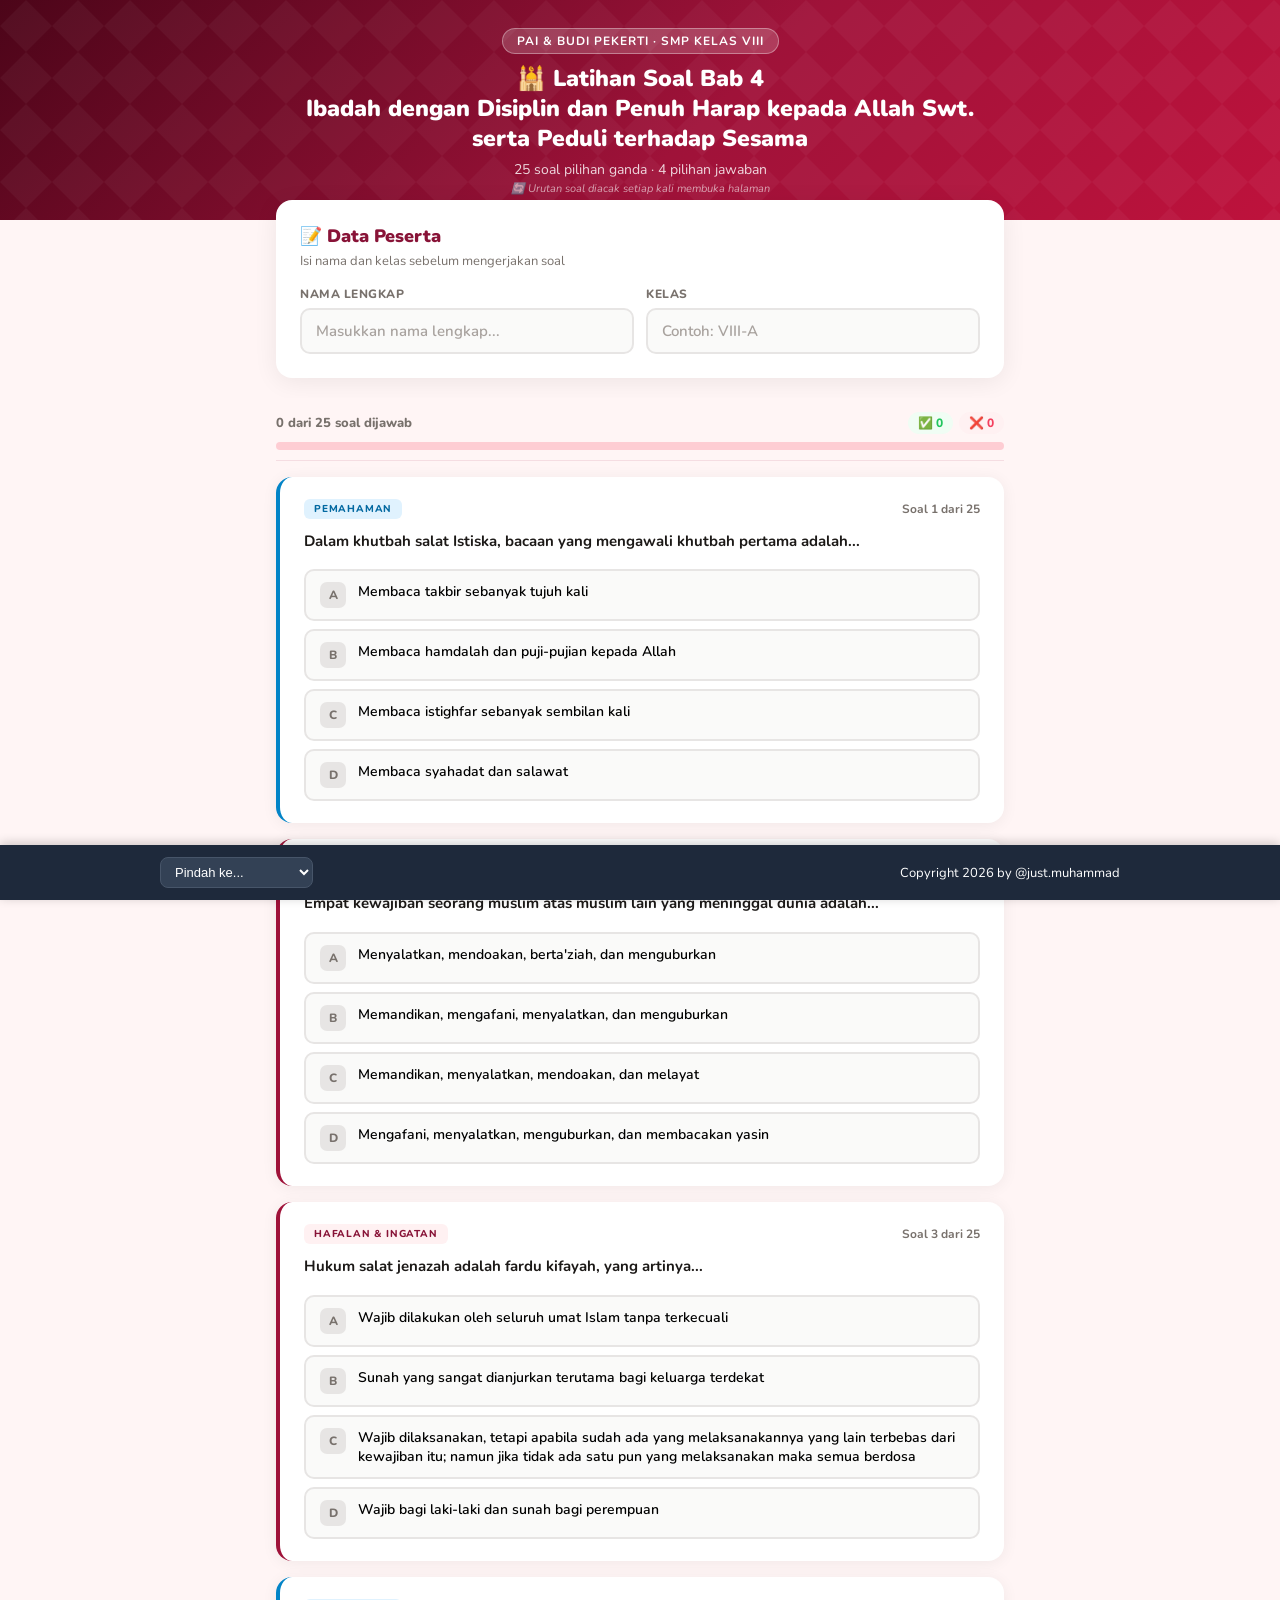
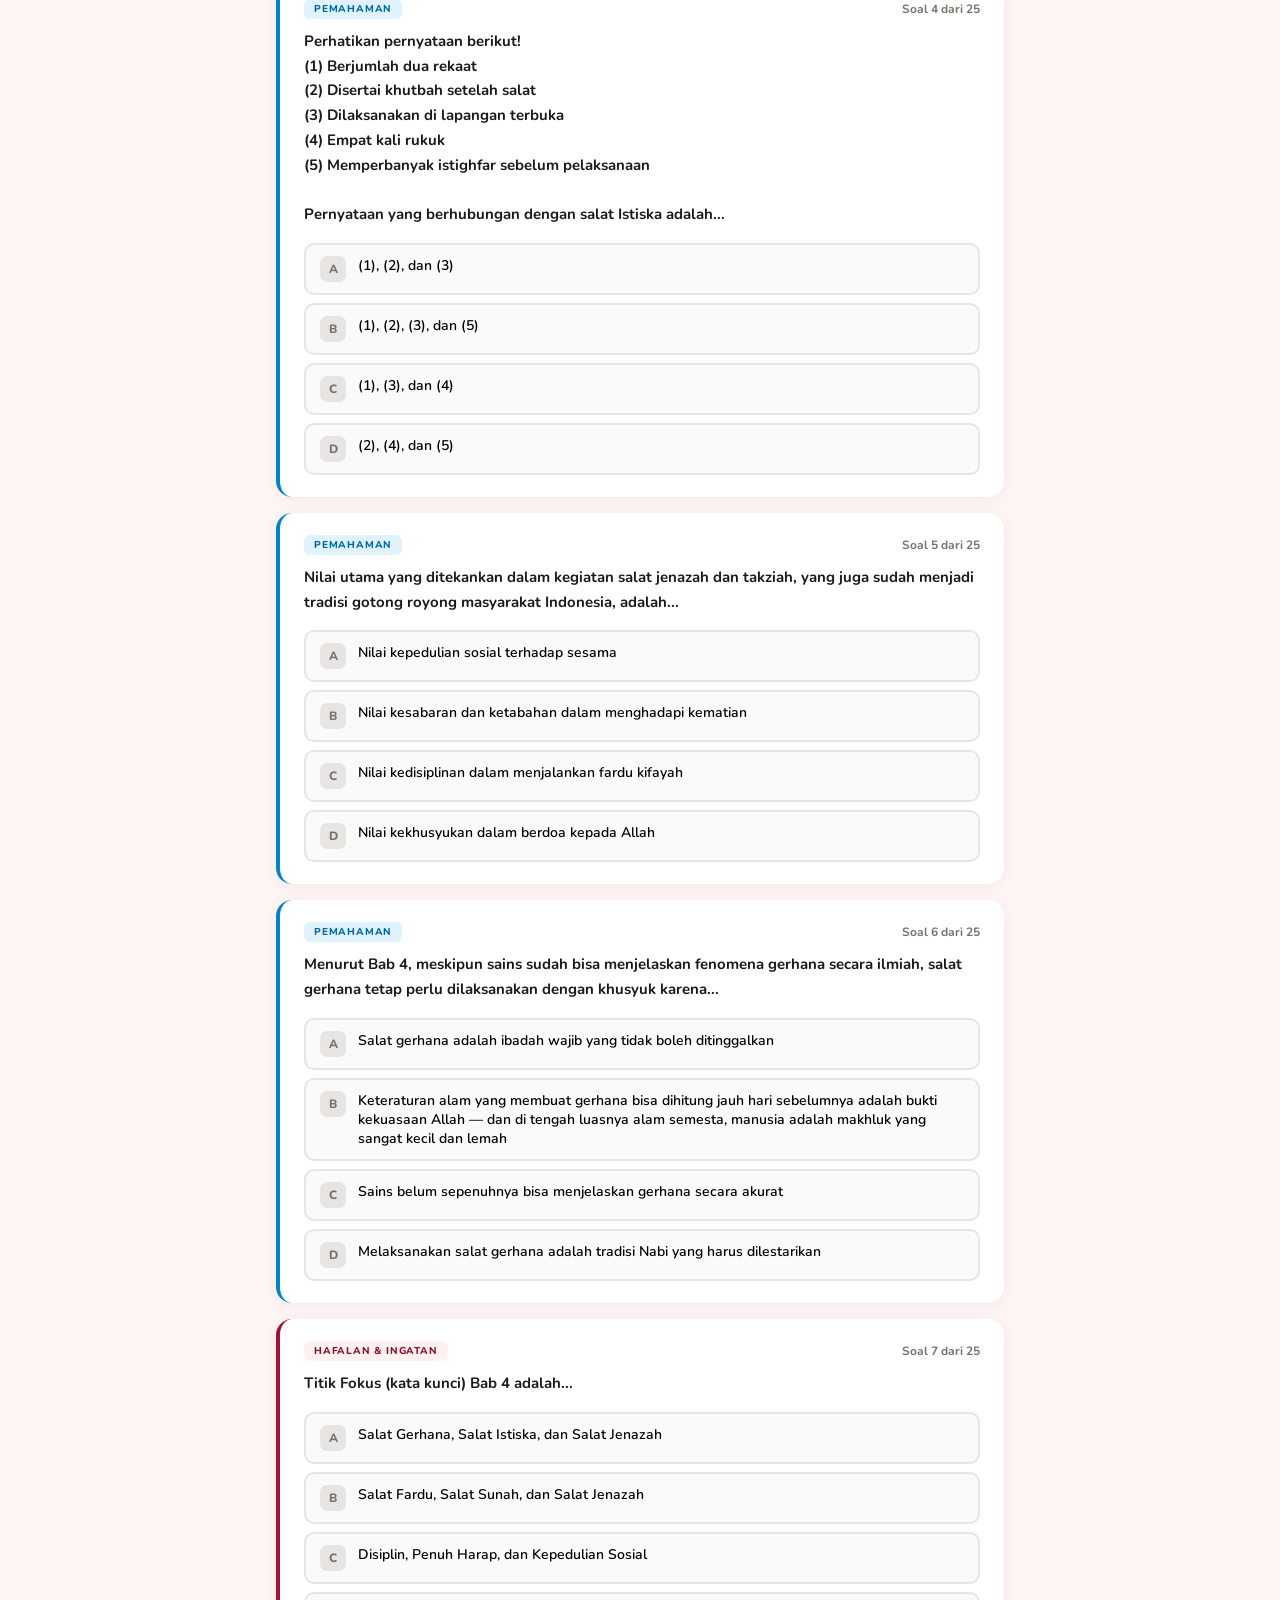
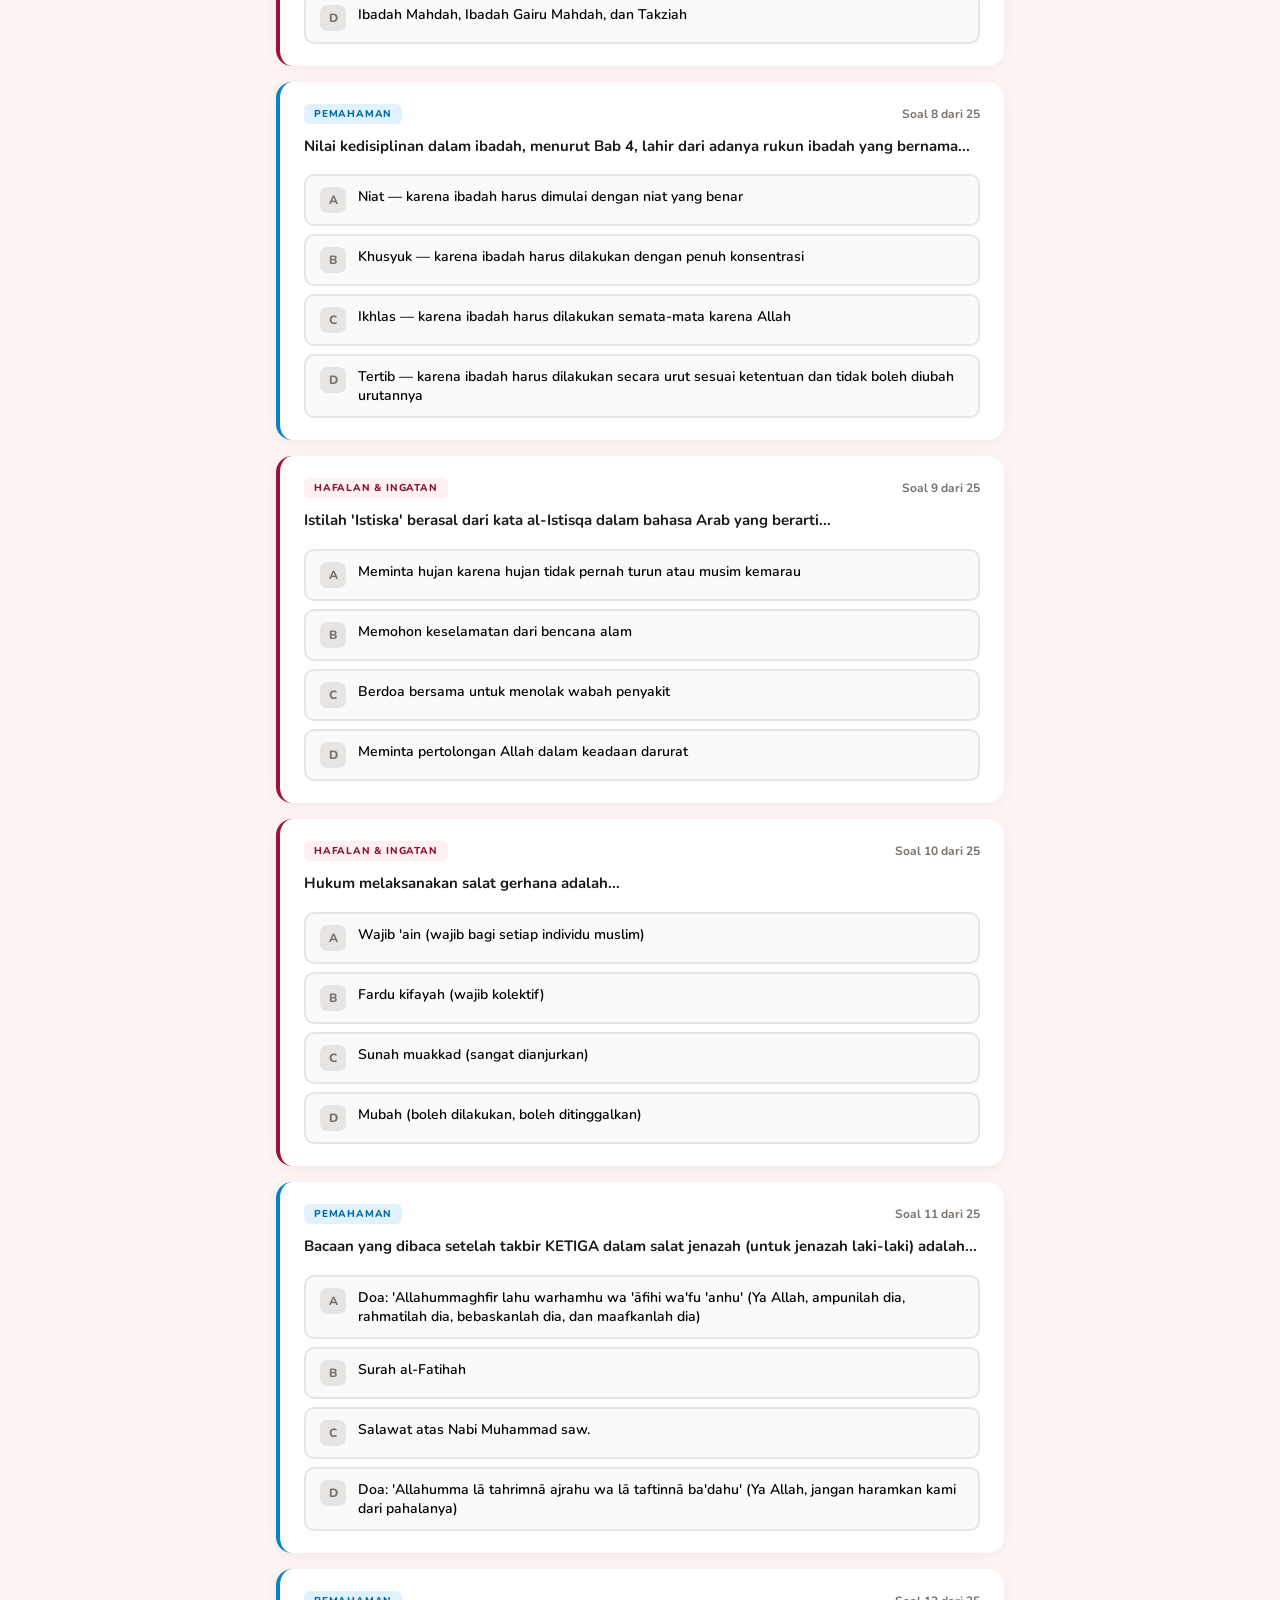
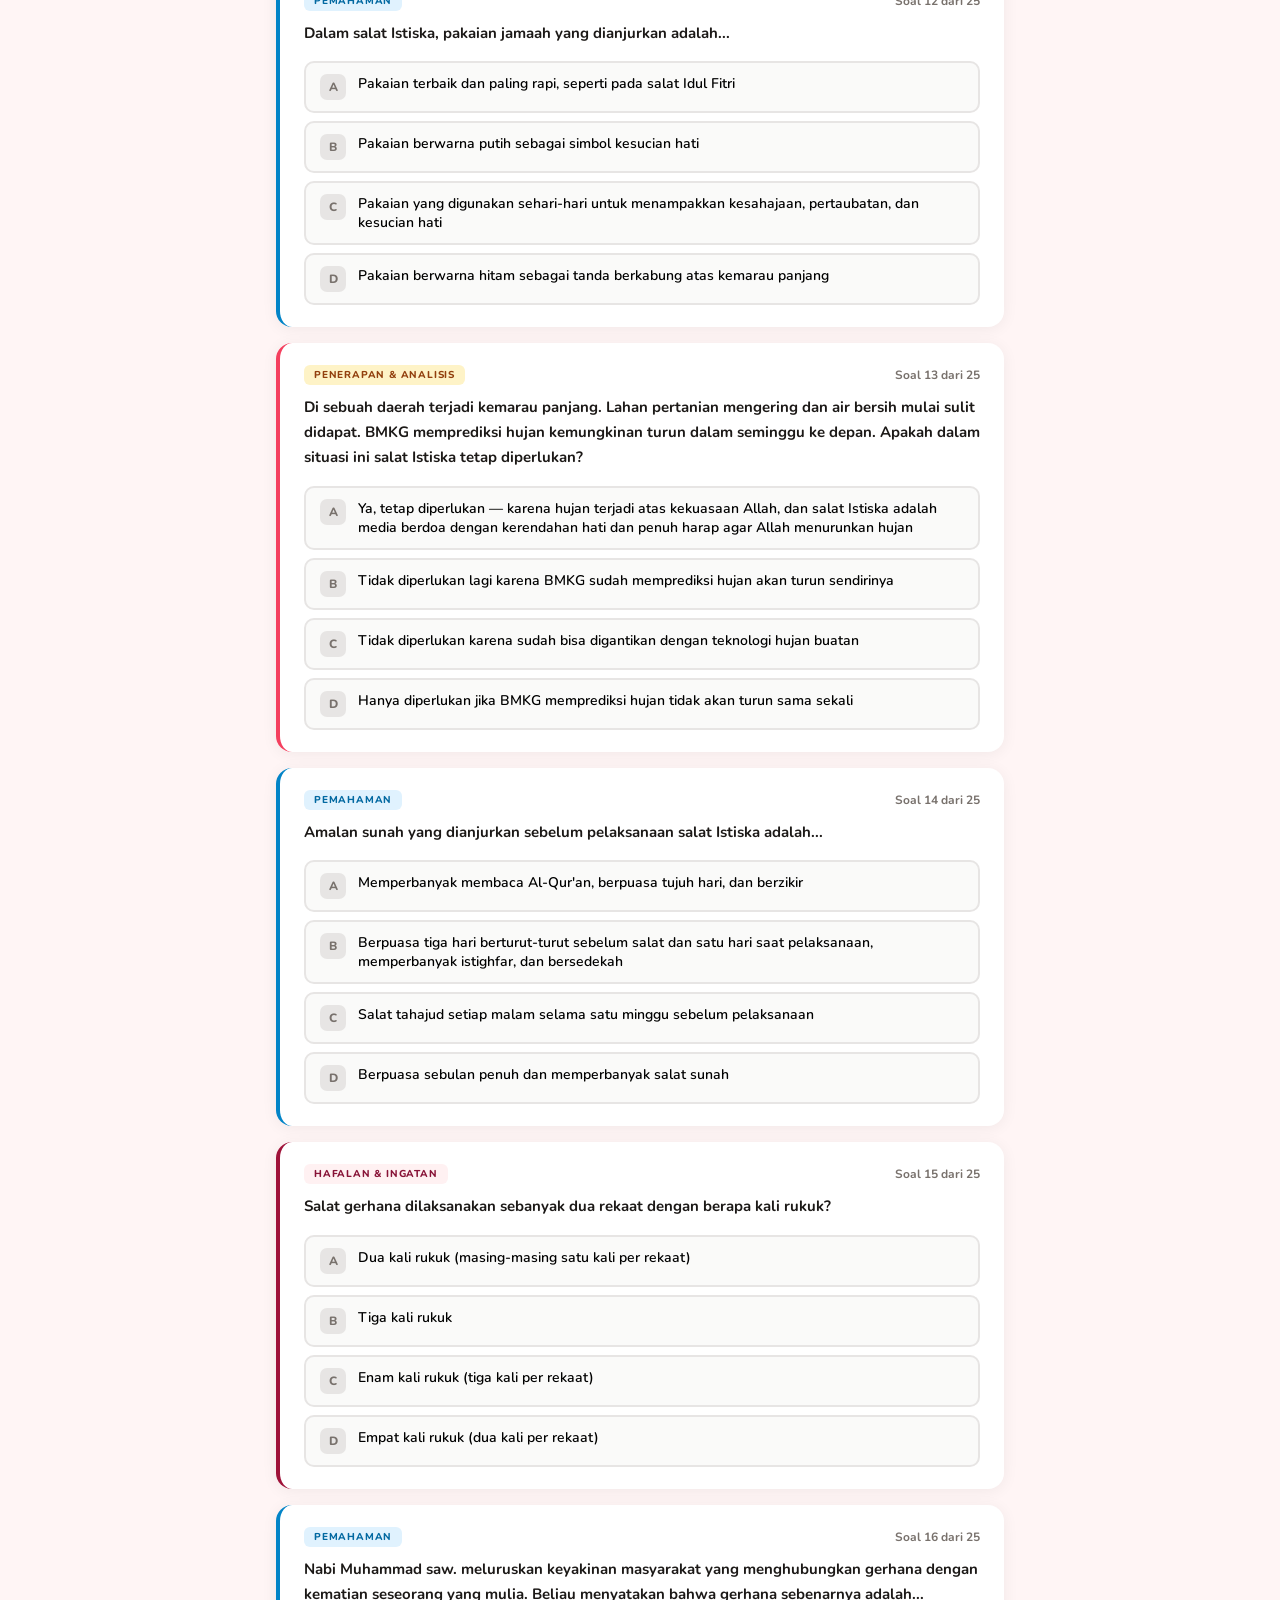
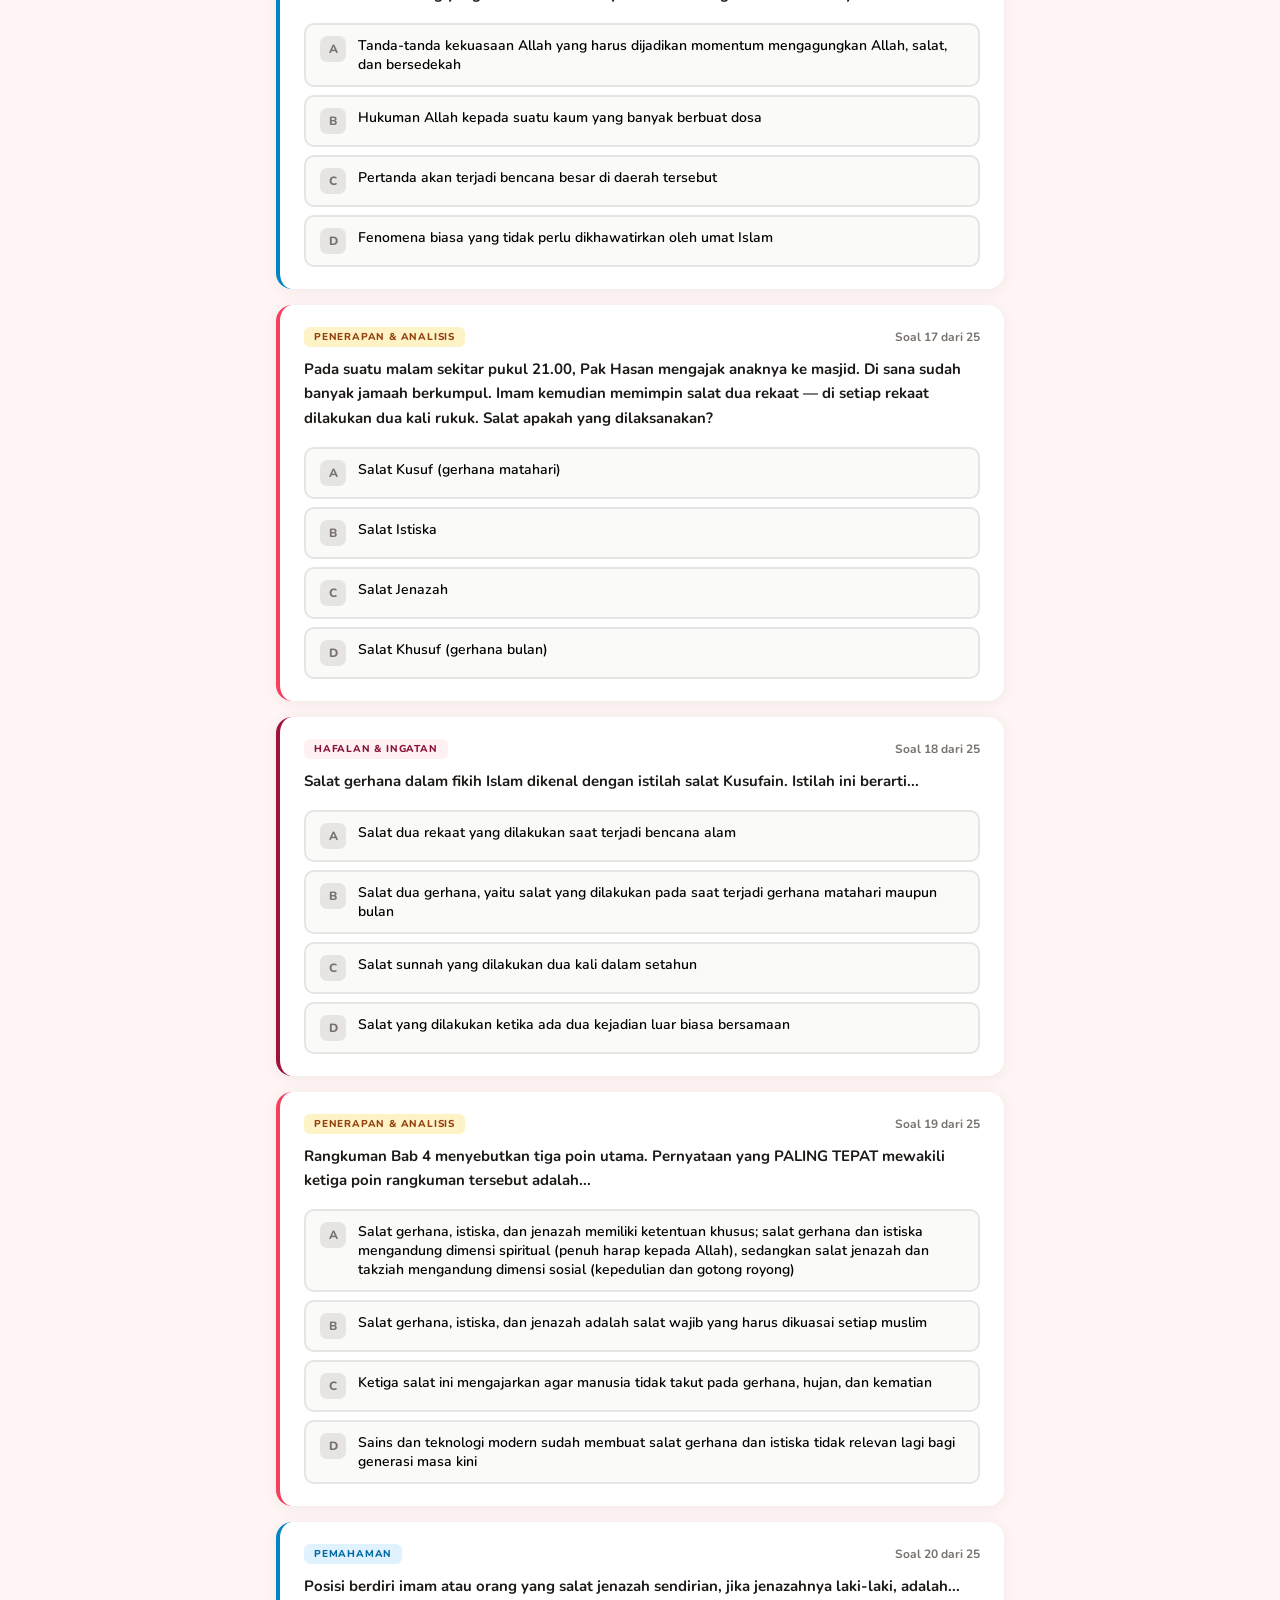
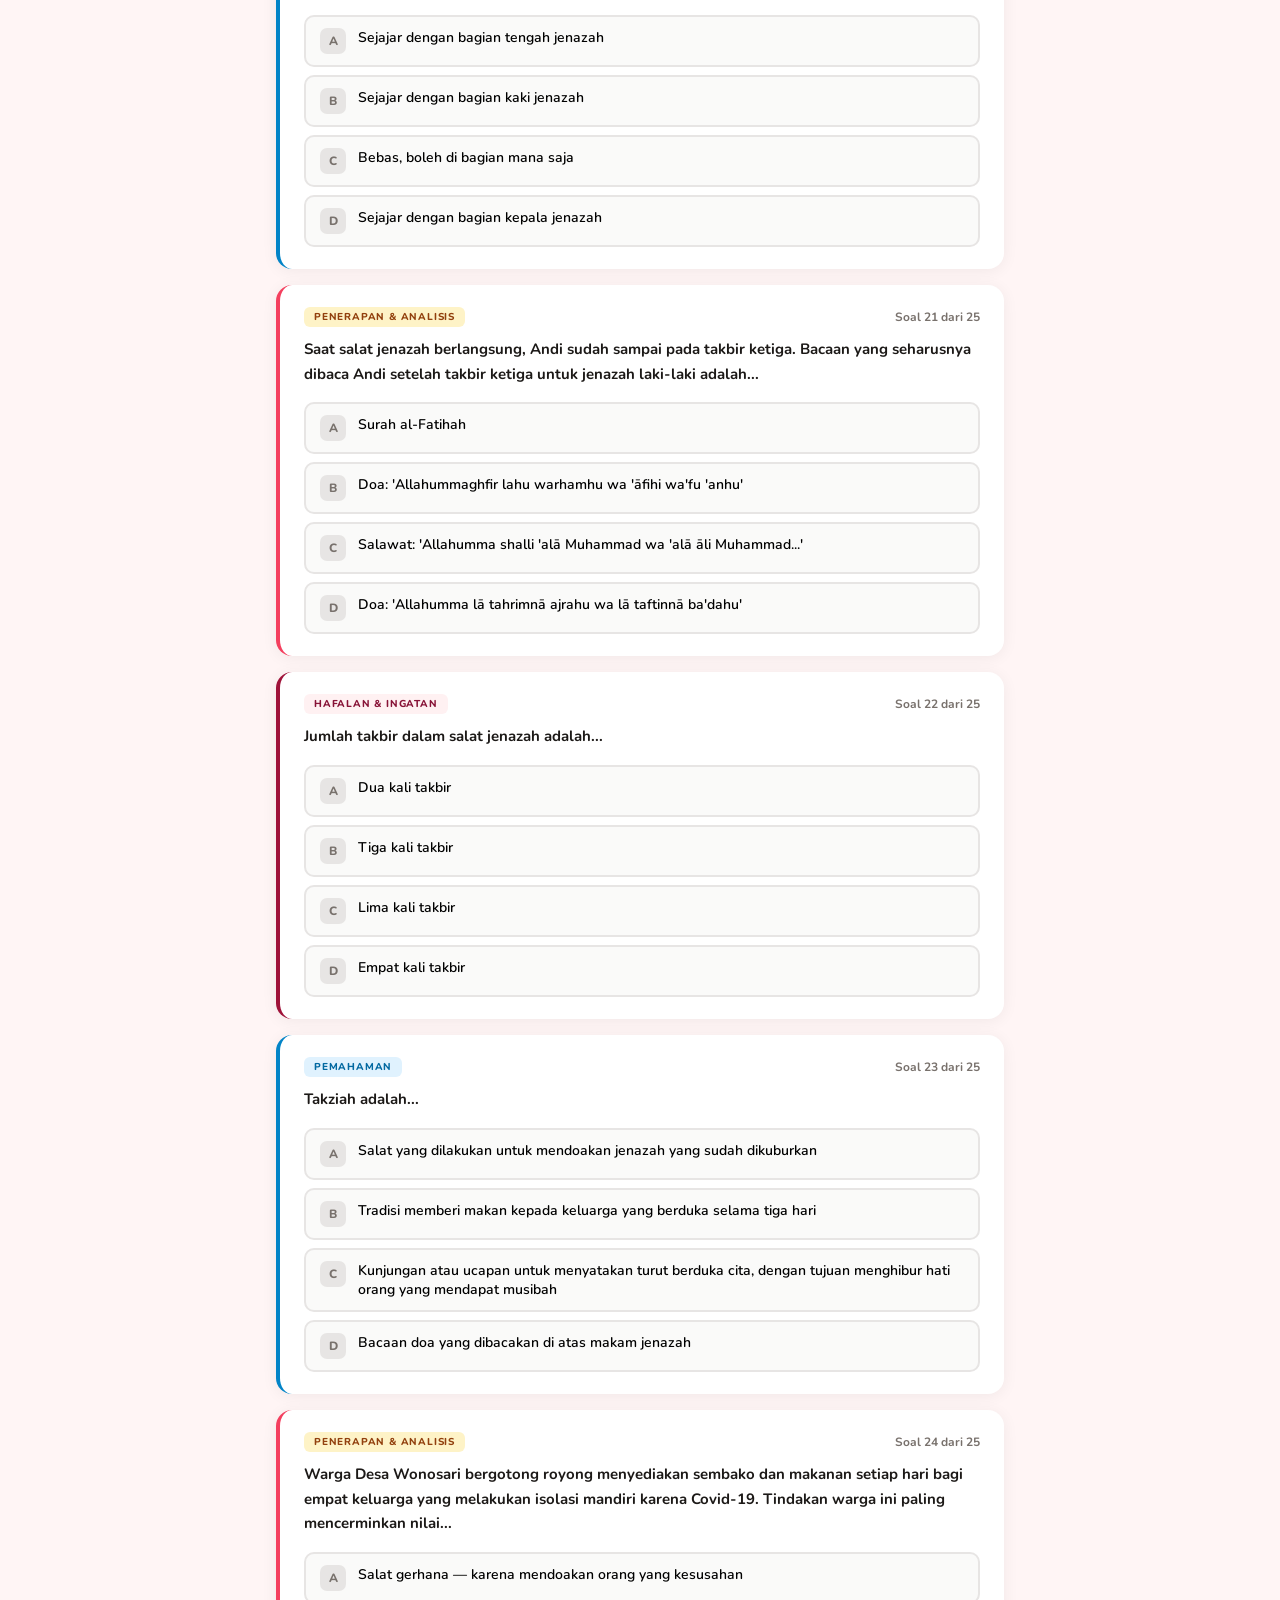
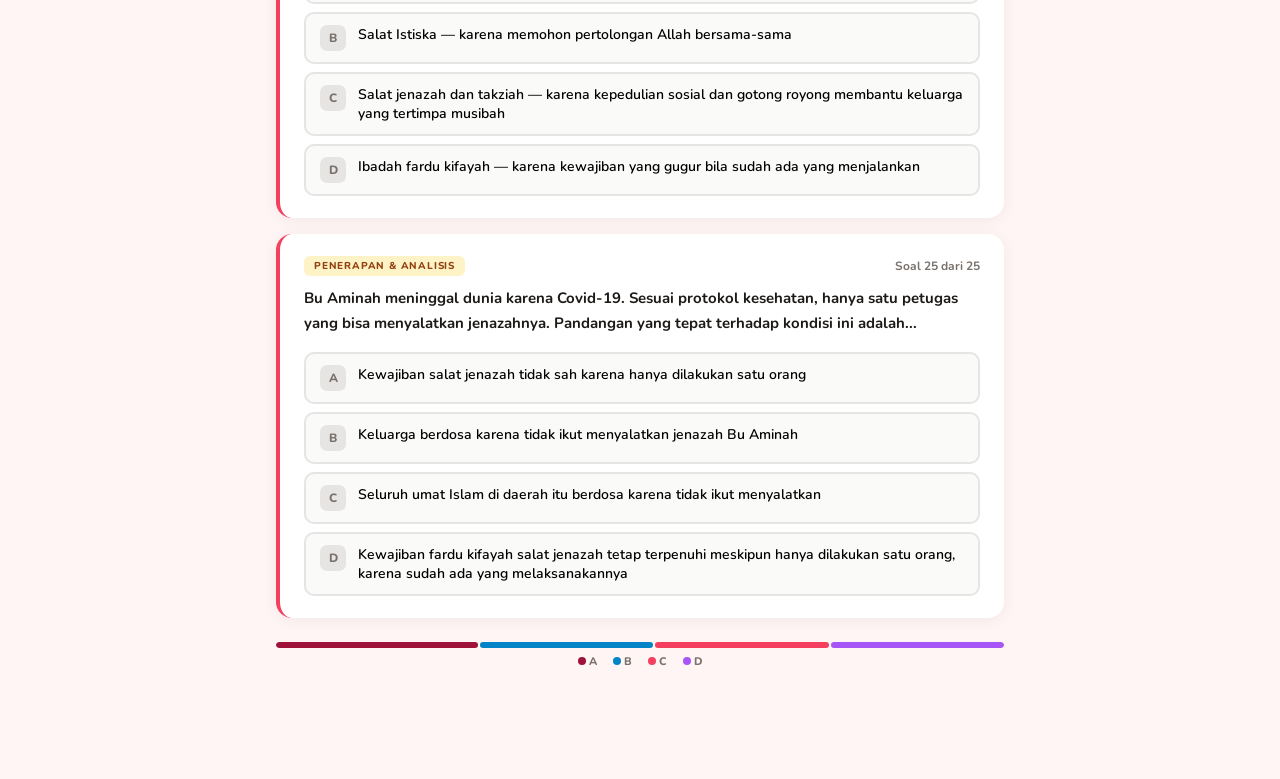
<file: bab4.html>
<!DOCTYPE html>
<html lang="id">
<head>
<meta charset="UTF-8">
<meta name="viewport" content="width=device-width, initial-scale=1.0">
<title>Latihan Soal – Bab 4 PAI Kelas VIII</title>
<link href="https://fonts.googleapis.com/css2?family=Nunito:wght@400;600;700;800;900&display=swap" rel="stylesheet">
<style>
  :root {
    --maroon:    #9f1239;
    --maroon-dk: #881337;
    --maroon-lt: #fff1f2;
    --rose:      #f43f5e;
    --green:     #22c55e;
    --ink:       #1c1917;
    --muted:     #78716c;
    --card:      #ffffff;
    --bg:        #fff5f5;
    --radius:    16px;
  }
  *{box-sizing:border-box;margin:0;padding:0;}
  html{scroll-behavior:smooth;}
  body{font-family:'Nunito',sans-serif;background:var(--bg);color:var(--ink);min-height:100vh;}

  header{
    background:linear-gradient(135deg,#4c0519 0%,#9f1239 55%,#be123c 100%);
    color:#fff;padding:28px 24px 24px;text-align:center;
    position:relative;overflow:hidden;
  }
  header::before{
    content:'';position:absolute;inset:0;
    background:url("data:image/svg+xml,%3Csvg width='52' height='52' viewBox='0 0 52 52' xmlns='http://www.w3.org/2000/svg'%3E%3Cpath d='M26 0l26 26-26 26L0 26z' fill='%23ffffff' fill-opacity='0.04'/%3E%3C/svg%3E");
  }
  .badge{
    display:inline-block;background:rgba(255,255,255,.18);
    border:1px solid rgba(255,255,255,.35);border-radius:99px;
    font-size:12px;font-weight:700;letter-spacing:1px;
    text-transform:uppercase;padding:4px 14px;margin-bottom:10px;
  }
  header h1{font-size:clamp(15px,3.8vw,23px);font-weight:900;line-height:1.3;position:relative;}
  header p{font-size:14px;opacity:.82;margin-top:6px;position:relative;}
  .shuffle-note{font-size:11px;opacity:.6;margin-top:2px;font-style:italic;}

  .container{max-width:760px;margin:0 auto;padding:0 16px 40px;}

  .identity-card{
    background:var(--card);border-radius:var(--radius);
    box-shadow:0 4px 24px rgba(0,0,0,.07);
    padding:24px;margin-top:-20px;position:relative;z-index:2;
  }
  .identity-card h2{font-size:18px;font-weight:900;color:var(--maroon-dk);margin-bottom:4px;}
  .identity-card .sub{font-size:13px;color:var(--muted);margin-bottom:16px;}
  .input-row{display:flex;gap:12px;flex-wrap:wrap;}
  .input-group{flex:1;min-width:200px;}
  .input-group label{
    display:block;font-size:12px;font-weight:800;
    color:var(--muted);text-transform:uppercase;letter-spacing:.5px;margin-bottom:6px;
  }
  .input-group input{
    width:100%;padding:11px 14px;border:2px solid #e7e5e4;
    border-radius:10px;font-family:'Nunito',sans-serif;
    font-size:15px;font-weight:600;color:var(--ink);
    transition:border-color .2s;background:#fafaf9;
  }
  .input-group input:focus{
    outline:none;border-color:var(--maroon);background:#fff;
    box-shadow:0 0 0 3px rgba(159,18,57,.12);
  }
  .input-group input::placeholder{color:#a8a29e;font-weight:600;}

  .progress-sticky{
    position:sticky;top:0;z-index:10;
    background:rgba(255,245,245,.92);backdrop-filter:blur(10px);
    -webkit-backdrop-filter:blur(10px);
    padding:14px 0 10px;margin-top:20px;
    border-bottom:1px solid rgba(159,18,57,.1);
  }
  .prog-top{display:flex;justify-content:space-between;align-items:center;margin-bottom:8px;}
  .prog-label{font-size:13px;font-weight:800;color:var(--muted);}
  .prog-chips{display:flex;gap:6px;}
  .prog-chip{font-size:12px;font-weight:800;padding:3px 10px;border-radius:99px;}
  .prog-chip.cg{background:#f0fdf4;color:var(--green);}
  .prog-chip.cr{background:#fff1f2;color:var(--rose);}
  .prog-bar{height:8px;background:#fecdd3;border-radius:99px;overflow:hidden;}
  .prog-fill{
    height:100%;border-radius:99px;
    background:linear-gradient(90deg,var(--maroon),#f43f5e);
    transition:width .5s cubic-bezier(.4,0,.2,1);
  }
  .show-result-btn{
    display:none;margin-top:8px;
    padding:8px 16px;border-radius:8px;
    background:var(--maroon);color:#fff;
    font-family:'Nunito',sans-serif;font-size:13px;font-weight:800;
    border:none;cursor:pointer;transition:all .2s;
  }
  .show-result-btn:hover{background:var(--maroon-dk);}

  .q-card{
    background:var(--card);border-radius:var(--radius);
    box-shadow:0 2px 16px rgba(0,0,0,.06);
    margin-top:16px;padding:22px 24px;
    border-left:4px solid var(--maroon);
  }
  .q-card[data-type="Pemahaman"]{border-left-color:#0284c7;}
  .q-card[data-type="Penerapan & Analisis"]{border-left-color:var(--rose);}
  .q-card.answered-correct{border-left-color:var(--green);}
  .q-card.answered-wrong{border-left-color:var(--rose);}

  .q-header{display:flex;justify-content:space-between;align-items:center;margin-bottom:10px;flex-wrap:wrap;gap:6px;}
  .q-type-badge{
    font-size:10px;font-weight:800;letter-spacing:.8px;
    text-transform:uppercase;padding:3px 10px;border-radius:6px;
  }
  .q-type-badge.t-hafalan{background:var(--maroon-lt);color:var(--maroon-dk);}
  .q-type-badge.t-pemahaman{background:#e0f2fe;color:#0369a1;}
  .q-type-badge.t-penerapan{background:#fef3c7;color:#92400e;}
  .q-num{font-size:12px;font-weight:700;color:var(--muted);}
  .q-text{font-size:15px;font-weight:700;line-height:1.65;white-space:pre-line;margin-bottom:16px;}

  .q-options{display:flex;flex-direction:column;gap:8px;}
  .opt-btn{
    display:flex;align-items:flex-start;gap:12px;
    background:#fafaf9;border:2px solid #e7e5e4;border-radius:10px;
    padding:11px 14px;cursor:pointer;
    font-family:'Nunito',sans-serif;font-size:14px;font-weight:600;
    text-align:left;transition:all .2s;width:100%;
  }
  .opt-btn:hover:not(:disabled){border-color:var(--maroon);background:var(--maroon-lt);transform:translateX(3px);}
  .opt-label{
    min-width:26px;height:26px;background:#e7e5e4;border-radius:7px;
    display:flex;align-items:center;justify-content:center;
    font-size:12px;font-weight:800;color:var(--muted);flex-shrink:0;transition:all .2s;
  }
  .opt-btn.correct{border-color:var(--green);background:#f0fdf4;}
  .opt-btn.correct .opt-label{background:var(--green);color:#fff;}
  .opt-btn.wrong{border-color:var(--rose);background:#fff1f2;}
  .opt-btn.wrong .opt-label{background:var(--rose);color:#fff;}
  .opt-btn.dimmed{opacity:.5;}
  .opt-btn:disabled{cursor:default;}

  .q-feedback{
    display:none;margin-top:14px;border-radius:10px;
    padding:12px 16px;font-size:13px;line-height:1.65;
  }
  .q-feedback.show{display:block;animation:slideUp .3s ease;}
  .q-feedback.fb-correct{background:#f0fdf4;border-left:4px solid var(--green);}
  .q-feedback.fb-wrong{background:#fff1f2;border-left:4px solid var(--rose);}
  .q-feedback strong{display:block;font-size:14px;margin-bottom:3px;}
  @keyframes slideUp{from{opacity:0;transform:translateY(8px);}to{opacity:1;transform:none;}}

  .result-overlay{
    display:none;position:fixed;inset:0;z-index:100;
    background:rgba(15,23,42,.6);backdrop-filter:blur(6px);
    -webkit-backdrop-filter:blur(6px);
    justify-content:center;align-items:center;padding:20px;
  }
  .result-overlay.show{display:flex;animation:fadeIn .4s ease;}
  @keyframes fadeIn{from{opacity:0;}to{opacity:1;}}

  .result-modal{
    background:var(--card);border-radius:20px;
    box-shadow:0 24px 64px rgba(0,0,0,.2);
    max-width:480px;width:100%;padding:36px 28px;
    text-align:center;position:relative;overflow:hidden;
    animation:modalPop .4s cubic-bezier(.2,.8,.3,1.2);
  }
  @keyframes modalPop{from{opacity:0;transform:scale(.85) translateY(30px);}to{opacity:1;transform:none;}}

  .result-modal .confetti-container{position:absolute;inset:0;pointer-events:none;overflow:hidden;}
  .confetti{position:absolute;top:-10px;opacity:0;animation:confettiFall linear forwards;}
  @keyframes confettiFall{
    0%{opacity:1;transform:translateY(0) rotate(0deg) scale(1);}
    80%{opacity:1;}
    100%{opacity:0;transform:translateY(420px) rotate(720deg) scale(.5);}
  }

  .r-emoji{font-size:56px;position:relative;}
  .r-greeting{font-size:14px;color:var(--muted);margin-top:12px;font-weight:700;}
  .r-name{font-size:24px;font-weight:900;color:var(--ink);margin:4px 0 0;}
  .r-class{font-size:13px;color:var(--maroon);font-weight:700;margin-bottom:20px;}
  .r-score-wrap{background:var(--bg);border-radius:14px;padding:20px;margin-bottom:20px;}
  .r-score-label{font-size:12px;font-weight:800;color:var(--muted);text-transform:uppercase;letter-spacing:.5px;}
  .r-score{font-size:52px;font-weight:900;color:var(--maroon);line-height:1.1;}
  .r-score span{font-size:20px;font-weight:700;color:var(--muted);}
  .r-stats{display:flex;gap:10px;justify-content:center;margin-top:14px;}
  .r-stat{background:#fff;border-radius:10px;padding:10px 16px;font-size:12px;font-weight:700;color:var(--muted);}
  .r-stat b{display:block;font-size:20px;font-weight:900;}
  .r-stat.sg b{color:var(--green);}
  .r-stat.sr b{color:var(--rose);}

  .r-predikat{display:inline-block;padding:6px 20px;border-radius:99px;font-weight:800;font-size:14px;margin-bottom:16px;}
  .r-motivasi{
    font-size:14px;line-height:1.7;color:var(--muted);
    background:#fafaf9;border-radius:12px;padding:14px 18px;
    margin-bottom:24px;text-align:left;
  }
  .r-motivasi strong{color:var(--ink);}

  .r-btns{display:flex;flex-direction:column;gap:10px;}
  .btn{
    padding:13px 24px;border-radius:12px;font-family:'Nunito',sans-serif;
    font-size:15px;font-weight:800;border:none;cursor:pointer;transition:all .2s;
  }
  .btn-primary{background:var(--maroon);color:#fff;box-shadow:0 4px 12px rgba(159,18,57,.3);}
  .btn-primary:hover{background:var(--maroon-dk);transform:translateY(-2px);}
  .btn-outline{background:transparent;color:var(--muted);border:2px solid #e7e5e4;}
  .btn-outline:hover{border-color:var(--maroon);color:var(--maroon);}

  .dist-bar{
    display:flex;height:6px;border-radius:99px;overflow:hidden;
    margin-top:20px;gap:2px;
  }
  .dist-bar div{height:100%;border-radius:99px;transition:width .4s;}
  .dist-legend{
    display:flex;justify-content:center;gap:16px;margin-top:6px;
    font-size:11px;font-weight:800;color:var(--muted);
  }
  .dist-legend span{display:flex;align-items:center;gap:3px;}
  .dist-legend i{width:8px;height:8px;border-radius:50%;display:inline-block;}

  @media(max-width:500px){
    .q-card{padding:16px 14px;}
    .opt-btn{padding:10px 12px;font-size:13px;}
    .result-modal{padding:20px 16px; max-width:85vw; max-height:calc(100vh - 40px); overflow-y:auto;}
    .r-emoji{font-size:48px;}
    .r-name{font-size:20px;}
    .r-score{font-size:42px;}
    .r-motivasi{font-size:13px;}
    .r-score-wrap{padding:14px;}
    .r-stat{padding:8px 12px; font-size:11px;}
    .r-stat b{font-size:18px;}
    .r-predikat{padding:4px 16px; font-size:13px;}
    .r-btns{gap:8px;}
    .btn{padding:11px 20px; font-size:14px;}
    .identity-card{padding:18px 16px;}
  }

  /* --- PERBAIKAN FOOTER BY MENTOR --- */
.main-footer {
    background-color: #1e293b !important; /* Warna gelap modern */
    color: white !important;
    padding: 12px 0 !important;
    position: fixed !important;
    bottom: 0 !important;
    left: 0 !important;
    width: 100% !important;
    z-index: 9999 !important; /* Supaya tidak tertutup elemen soal */
    box-shadow: 0 -2px 10px rgba(0,0,0,0.2);
    font-family: 'Nunito', sans-serif;
}

.footer-container {
    display: flex !important;
    /* Baris di bawah ini adalah kuncinya! */
    justify-content: space-between !important; 
    align-items: center !important;
    max-width: 1000px;
    margin: 0 auto !important;
    padding: 0 20px !important;
}

.footer-left select {
    padding: 6px 10px !important;
    border-radius: 8px !important;
    border: 1px solid #475569 !important;
    background: #334155 !important;
    color: white !important;
    cursor: pointer;
    font-size: 13px;
}

.footer-right p {
    margin: 0 !important;
    font-size: 13px !important;
    text-align: right !important; /* Memastikan teks rata kanan */
    white-space: nowrap; /* Mencegah teks turun ke bawah/terpotong */
}

/* Supaya konten soal paling bawah tidak tertutup footer */
body {
    padding-bottom: 70px !important;
}
</style>
</head>
<body>

<header>
  <div class="badge">PAI & Budi Pekerti · SMP Kelas VIII</div>
  <h1>🕌 Latihan Soal Bab 4<br>Ibadah dengan Disiplin dan Penuh Harap kepada Allah Swt.<br>serta Peduli terhadap Sesama</h1>
  <p>25 soal pilihan ganda · 4 pilihan jawaban</p>
  <p class="shuffle-note">🔄 Urutan soal diacak setiap kali membuka halaman</p>
</header>

<div class="container">
  <section class="identity-card">
    <h2>📝 Data Peserta</h2>
    <p class="sub">Isi nama dan kelas sebelum mengerjakan soal</p>
    <div class="input-row">
      <div class="input-group">
        <label for="inp-nama">Nama Lengkap</label>
        <input type="text" id="inp-nama" placeholder="Masukkan nama lengkap...">
      </div>
      <div class="input-group">
        <label for="inp-kelas">Kelas</label>
        <input type="text" id="inp-kelas" placeholder="Contoh: VIII-A">
      </div>
    </div>
  </section>

  <div class="progress-sticky">
    <div class="prog-top">
      <span class="prog-label" id="prog-label">0 dari 25 soal dijawab</span>
      <div class="prog-chips">
        <span class="prog-chip cg" id="chip-g">✅ 0</span>
        <span class="prog-chip cr" id="chip-r">❌ 0</span>
      </div>
    </div>
    <div class="prog-bar"><div class="prog-fill" id="prog-fill" style="width:0%"></div></div>
    <button class="show-result-btn" id="btn-show-result" onclick="openResult()">🎉 Lihat Hasil</button>
  </div>

  <div id="questions-container"></div>

  <div style="margin-top:24px;">
    <div class="dist-bar" id="dist-bar"></div>
    <div class="dist-legend">
      <span><i style="background:var(--maroon)"></i>A</span>
      <span><i style="background:#0284c7"></i>B</span>
      <span><i style="background:var(--rose)"></i>C</span>
      <span><i style="background:#a855f7"></i>D</span>
    </div>
  </div>
</div>

<div class="result-overlay" id="result-overlay">
  <div class="result-modal">
    <div class="confetti-container" id="confetti-box"></div>
    <div class="r-emoji" id="r-emoji"></div>
    <div class="r-greeting">Selamat!</div>
    <div class="r-name" id="r-name"></div>
    <div class="r-class" id="r-class"></div>
    <div class="r-score-wrap">
      <div class="r-score-label">Skor Kamu</div>
      <div class="r-score"><span id="r-score"></span><span>/100</span></div>
      <div class="r-stats">
        <div class="r-stat sg"><b id="r-correct">0</b>Benar</div>
        <div class="r-stat sr"><b id="r-wrong">0</b>Salah</div>
      </div>
    </div>
    <div class="r-predikat" id="r-predikat"></div>
    <div class="r-motivasi" id="r-motivasi"></div>
    <div class="r-btns">
      <button class="btn btn-outline" onclick="closeResult()">Tinjau Jawaban Saya</button>
      <button class="btn btn-primary" onclick="restart()">🔁 Ulangi Latihan</button>
    </div>
  </div>
</div>

<script>
// ═══════════════════════════════════════════════════════
// DATA SOAL — kunci jawaban diseimbangkan:
// Pola berulang A,B,C,D → A=7, B=6, C=6, D=6
// Tidak ada dua soal berurutan jawabannya sama
// ═══════════════════════════════════════════════════════
const questions = [
  // ── Soal 1 → Jawaban A ──
  {
    type:"Hafalan & Ingatan",
    text:"Titik Fokus (kata kunci) Bab 4 adalah...",
    options:["Salat Gerhana, Salat Istiska, dan Salat Jenazah","Salat Fardu, Salat Sunah, dan Salat Jenazah","Disiplin, Penuh Harap, dan Kepedulian Sosial","Ibadah Mahdah, Ibadah Gairu Mahdah, dan Takziah"],
    answer:0,
    explanation:"Titik Fokus (Kata Kunci) Bab 4 adalah 'Salat Gerhana, Salat Istiska, Salat Jenazah.' Ketiga jenis salat sunah berjamaah inilah yang menjadi pokok bahasan bab ini, beserta nilai-nilai disiplin, penuh harap, dan kepedulian sosial yang terkandung di dalamnya."
  },
  // ── Soal 2 → Jawaban B ──
  {
    type:"Hafalan & Ingatan",
    text:"Salat gerhana dalam fikih Islam dikenal dengan istilah salat Kusufain. Istilah ini berarti...",
    options:["Salat dua rekaat yang dilakukan saat terjadi bencana alam","Salat dua gerhana, yaitu salat yang dilakukan pada saat terjadi gerhana matahari maupun bulan","Salat sunnah yang dilakukan dua kali dalam setahun","Salat yang dilakukan ketika ada dua kejadian luar biasa bersamaan"],
    answer:1,
    explanation:"Salat gerhana dalam fikih Islam dikenal dengan istilah salat Kusufain yang berarti salat dua gerhana — yaitu salat yang dilakukan pada saat terjadi gerhana matahari maupun bulan. Salat pada saat gerhana matahari disebut salat Kusuf, sedangkan salat pada saat gerhana bulan disebut salat Khusuf."
  },
  // ── Soal 3 → Jawaban C ──
  {
    type:"Hafalan & Ingatan",
    text:"Hukum melaksanakan salat gerhana adalah...",
    options:["Wajib 'ain (wajib bagi setiap individu muslim)","Fardu kifayah (wajib kolektif)","Sunah muakkad (sangat dianjurkan)","Mubah (boleh dilakukan, boleh ditinggalkan)"],
    answer:2,
    explanation:"Hukum salat gerhana adalah sunah muakkad (sangat dianjurkan). Pelaksanaannya disunnahkan secara berjamaah, meskipun boleh dilakukan secara munfarid (sendiri-sendiri). Salat ini dilaksanakan selama gerhana berlangsung."
  },
  // ── Soal 4 → Jawaban D ──
  {
    type:"Hafalan & Ingatan",
    text:"Salat gerhana dilaksanakan sebanyak dua rekaat dengan berapa kali rukuk?",
    options:["Dua kali rukuk (masing-masing satu kali per rekaat)","Tiga kali rukuk","Enam kali rukuk (tiga kali per rekaat)","Empat kali rukuk (dua kali per rekaat)"],
    answer:3,
    explanation:"Salat gerhana dilaksanakan sebanyak dua rekaat dengan empat kali rukuk — di setiap satu rekaat ada dua kali rukuk. Ini yang membedakan salat gerhana dari salat biasa yang hanya memiliki satu kali rukuk per rekaat."
  },
  // ── Soal 5 → Jawaban A ──
  {
    type:"Hafalan & Ingatan",
    text:"Istilah 'Istiska' berasal dari kata al-Istisqa dalam bahasa Arab yang berarti...",
    options:["Meminta hujan karena hujan tidak pernah turun atau musim kemarau","Memohon keselamatan dari bencana alam","Berdoa bersama untuk menolak wabah penyakit","Meminta pertolongan Allah dalam keadaan darurat"],
    answer:0,
    explanation:"Istilah Istiska berasal dari kata al-Istisqa yang berarti meminta hujan, yang disebabkan hujan tidak pernah turun atau musim kemarau. Salat Istiska adalah salat sunah untuk meminta hujan kepada Allah Swt., dilaksanakan sebanyak dua rekaat di lapangan terbuka dengan disertai khutbah."
  },
  // ── Soal 6 → Jawaban B ──
  {
    type:"Hafalan & Ingatan",
    text:"Empat kewajiban seorang muslim atas muslim lain yang meninggal dunia adalah...",
    options:["Menyalatkan, mendoakan, berta'ziah, dan menguburkan","Memandikan, mengafani, menyalatkan, dan menguburkan","Memandikan, menyalatkan, mendoakan, dan melayat","Mengafani, menyalatkan, menguburkan, dan membacakan yasin"],
    answer:1,
    explanation:"Empat kewajiban seorang muslim atas muslim lain yang meninggal dunia adalah: (1) memandikan, (2) mengafani, (3) menyalatkan (salat jenazah), dan (4) menguburkan. Keempat kewajiban ini hukumnya fardu kifayah."
  },
  // ── Soal 7 → Jawaban C ──
  {
    type:"Hafalan & Ingatan",
    text:"Hukum salat jenazah adalah fardu kifayah, yang artinya...",
    options:["Wajib dilakukan oleh seluruh umat Islam tanpa terkecuali","Sunah yang sangat dianjurkan terutama bagi keluarga terdekat","Wajib dilaksanakan, tetapi apabila sudah ada yang melaksanakannya yang lain terbebas dari kewajiban itu; namun jika tidak ada satu pun yang melaksanakan maka semua berdosa","Wajib bagi laki-laki dan sunah bagi perempuan"],
    answer:2,
    explanation:"Fardu kifayah artinya wajib dilaksanakan, tetapi apabila sudah ada yang melaksanakannya maka yang lain terbebas dari kewajiban itu. Namun jika tidak ada satu pun yang melaksanakan kewajiban itu, maka semua umat Islam menjadi berdosa."
  },
  // ── Soal 8 → Jawaban D ──
  {
    type:"Hafalan & Ingatan",
    text:"Jumlah takbir dalam salat jenazah adalah...",
    options:["Dua kali takbir","Tiga kali takbir","Lima kali takbir","Empat kali takbir"],
    answer:3,
    explanation:"Salat jenazah dilaksanakan dengan empat kali takbir (takbiratulihram termasuk dalam hitungan empat takbir). Setelah takbir pertama membaca al-Fatihah, setelah takbir kedua membaca salawat, setelah takbir ketiga mendoakan jenazah, dan setelah takbir keempat membaca doa, lalu diakhiri salam."
  },
  // ── Soal 9 → Jawaban A ──
  {
    type:"Pemahaman",
    text:"Bacaan yang dibaca setelah takbir KETIGA dalam salat jenazah (untuk jenazah laki-laki) adalah...",
    options:["Doa: 'Allahummaghfir lahu warhamhu wa 'āfihi wa'fu 'anhu' (Ya Allah, ampunilah dia, rahmatilah dia, bebaskanlah dia, dan maafkanlah dia)","Surah al-Fatihah","Salawat atas Nabi Muhammad saw.","Doa: 'Allahumma lā tahrimnā ajrahu wa lā taftinnā ba'dahu' (Ya Allah, jangan haramkan kami dari pahalanya)"],
    answer:0,
    explanation:"Urutan bacaan dalam salat jenazah: Takbir 1 → al-Fatihah. Takbir 2 → Salawat atas Nabi. Takbir 3 → Doa untuk jenazah ('Allahummaghfir lahu warhamhu wa 'āfihi wa'fu 'anhu' untuk jenazah laki-laki). Takbir 4 → Doa agar tidak dihalangi dari pahala jenazah. Lalu salam."
  },
  // ── Soal 10 → Jawaban B ──
  {
    type:"Pemahaman",
    text:"Amalan sunah yang dianjurkan sebelum pelaksanaan salat Istiska adalah...",
    options:["Memperbanyak membaca Al-Qur'an, berpuasa tujuh hari, dan berzikir","Berpuasa tiga hari berturut-turut sebelum salat dan satu hari saat pelaksanaan, memperbanyak istighfar, dan bersedekah","Salat tahajud setiap malam selama satu minggu sebelum pelaksanaan","Berpuasa sebulan penuh dan memperbanyak salat sunah"],
    answer:1,
    explanation:"Sebelum melaksanakan salat Istiska disunahkan: (1) memperbanyak bacaan istighfar; (2) memperbanyak sedekah dan amal saleh; (3) berpuasa empat hari berturut-turut — tiga hari sebelum pelaksanaan dan satu hari pada waktu pelaksanaan salat Istiska."
  },
  // ── Soal 11 → Jawaban C ──
  {
    type:"Pemahaman",
    text:"Dalam khutbah salat Istiska, bacaan yang mengawali khutbah pertama adalah...",
    options:["Membaca takbir sebanyak tujuh kali","Membaca hamdalah dan puji-pujian kepada Allah","Membaca istighfar sebanyak sembilan kali","Membaca syahadat dan salawat"],
    answer:2,
    explanation:"Khutbah salat Istiska disunahkan dimulai dengan bacaan istighfar — sebanyak sembilan kali pada khutbah pertama dan tujuh kali pada khutbah kedua. Setelah itu dilanjutkan dengan puji-pujian kepada Allah, syahadat, salawat, nasihat, kemudian berdoa meminta hujan."
  },
  // ── Soal 12 → Jawaban D ──
  {
    type:"Pemahaman",
    text:"Nilai kedisiplinan dalam ibadah, menurut Bab 4, lahir dari adanya rukun ibadah yang bernama...",
    options:["Niat — karena ibadah harus dimulai dengan niat yang benar","Khusyuk — karena ibadah harus dilakukan dengan penuh konsentrasi","Ikhlas — karena ibadah harus dilakukan semata-mata karena Allah","Tertib — karena ibadah harus dilakukan secara urut sesuai ketentuan dan tidak boleh diubah urutannya"],
    answer:3,
    explanation:"Bab 4 menjelaskan bahwa rukun 'tertib' dalam ibadah mengajarkan nilai kedisiplinan. Tertib berarti ibadah harus dilakukan secara urut sesuai ketentuan. Seseorang tidak boleh meninggalkan rukun dan tidak boleh mengubah urutannya."
  },
  // ── Soal 13 → Jawaban A ──
  {
    type:"Pemahaman",
    text:"Nabi Muhammad saw. meluruskan keyakinan masyarakat yang menghubungkan gerhana dengan kematian seseorang yang mulia. Beliau menyatakan bahwa gerhana sebenarnya adalah...",
    options:["Tanda-tanda kekuasaan Allah yang harus dijadikan momentum mengagungkan Allah, salat, dan bersedekah","Hukuman Allah kepada suatu kaum yang banyak berbuat dosa","Pertanda akan terjadi bencana besar di daerah tersebut","Fenomena biasa yang tidak perlu dikhawatirkan oleh umat Islam"],
    answer:0,
    explanation:"Nabi saw. mengoreksi keyakinan yang menghubungkan gerhana dengan kematian seseorang. Beliau menyatakan bahwa gerhana adalah tanda-tanda kekuasaan Allah. Nabi mengajak umat untuk mengagungkan Allah, melaksanakan salat, dan bersedekah."
  },
  // ── Soal 14 → Jawaban B ──
  {
    type:"Pemahaman",
    text:"Menurut Bab 4, meskipun sains sudah bisa menjelaskan fenomena gerhana secara ilmiah, salat gerhana tetap perlu dilaksanakan dengan khusyuk karena...",
    options:["Salat gerhana adalah ibadah wajib yang tidak boleh ditinggalkan","Keteraturan alam yang membuat gerhana bisa dihitung jauh hari sebelumnya adalah bukti kekuasaan Allah — dan di tengah luasnya alam semesta, manusia adalah makhluk yang sangat kecil dan lemah","Sains belum sepenuhnya bisa menjelaskan gerhana secara akurat","Melaksanakan salat gerhana adalah tradisi Nabi yang harus dilestarikan"],
    answer:1,
    explanation:"Bab 4 menjelaskan bahwa keteraturan alam yang membuat gerhana bisa dihitung jauh hari lewat ilmu falak justru adalah bukti kekuasaan Allah. Jika manusia merenungkan kekuasaan Allah di jagat raya yang sangat luas, manusia akan menyadari betapa kecil dan lemahnya dirinya."
  },
  // ── Soal 15 → Jawaban C ──
  {
    type:"Pemahaman",
    text:"Takziah adalah...",
    options:["Salat yang dilakukan untuk mendoakan jenazah yang sudah dikuburkan","Tradisi memberi makan kepada keluarga yang berduka selama tiga hari","Kunjungan atau ucapan untuk menyatakan turut berduka cita, dengan tujuan menghibur hati orang yang mendapat musibah","Bacaan doa yang dibacakan di atas makam jenazah"],
    answer:2,
    explanation:"Takziah adalah kunjungan ataupun ucapan untuk menyatakan turut berduka cita atau belasungkawa. Tujuannya untuk menghibur hati orang yang mendapat musibah. Ucapan takziah bisa berupa anjuran agar bersabar, mendoakan jenazah, dan mendoakan agar musibah berganti dengan kebaikan."
  },
  // ── Soal 16 → Jawaban D ──
  {
    type:"Pemahaman",
    text:"Posisi berdiri imam atau orang yang salat jenazah sendirian, jika jenazahnya laki-laki, adalah...",
    options:["Sejajar dengan bagian tengah jenazah","Sejajar dengan bagian kaki jenazah","Bebas, boleh di bagian mana saja","Sejajar dengan bagian kepala jenazah"],
    answer:3,
    explanation:"Dalam salat jenazah, jika jenazahnya laki-laki maka posisi berdiri imam sejajar dengan kepala jenazah. Sementara jika jenazahnya perempuan, maka posisi berdiri imam berada di bagian tengah jenazah."
  },
  // ── Soal 17 → Jawaban A ──
  {
    type:"Pemahaman",
    text:"Nilai utama yang ditekankan dalam kegiatan salat jenazah dan takziah, yang juga sudah menjadi tradisi gotong royong masyarakat Indonesia, adalah...",
    options:["Nilai kepedulian sosial terhadap sesama","Nilai kesabaran dan ketabahan dalam menghadapi kematian","Nilai kedisiplinan dalam menjalankan fardu kifayah","Nilai kekhusyukan dalam berdoa kepada Allah"],
    answer:0,
    explanation:"Nilai yang ditekankan dalam salat jenazah dan takziah adalah kepedulian terhadap sesama. Melalui salat jenazah, keluarga yang berduka mendapat kekuatan spiritual. Melalui banyaknya bantuan dari orang yang bertakziah, keluarga yang berduka terbantu mengatasi masalah."
  },
  // ── Soal 18 → Jawaban B ──
  {
    type:"Pemahaman",
    text:"Perhatikan pernyataan berikut!\n(1) Berjumlah dua rekaat\n(2) Disertai khutbah setelah salat\n(3) Dilaksanakan di lapangan terbuka\n(4) Empat kali rukuk\n(5) Memperbanyak istighfar sebelum pelaksanaan\n\nPernyataan yang berhubungan dengan salat Istiska adalah...",
    options:["(1), (2), dan (3)","(1), (2), (3), dan (5)","(1), (3), dan (4)","(2), (4), dan (5)"],
    answer:1,
    explanation:"Ciri-ciri salat Istiska: (1) dua rekaat ✓, (2) disertai khutbah setelah salat ✓, (3) dilaksanakan di lapangan terbuka ✓, (5) memperbanyak istighfar sebelum pelaksanaan ✓. Sedangkan (4) empat kali rukuk adalah ciri salat GERHANA, bukan salat Istiska."
  },
  // ── Soal 19 → Jawaban C ──
  {
    type:"Pemahaman",
    text:"Dalam salat Istiska, pakaian jamaah yang dianjurkan adalah...",
    options:["Pakaian terbaik dan paling rapi, seperti pada salat Idul Fitri","Pakaian berwarna putih sebagai simbol kesucian hati","Pakaian yang digunakan sehari-hari untuk menampakkan kesahajaan, pertaubatan, dan kesucian hati","Pakaian berwarna hitam sebagai tanda berkabung atas kemarau panjang"],
    answer:2,
    explanation:"Pada hari pelaksanaan salat Istiska, disunahkan mengenakan pakaian yang digunakan sehari-hari — bukan pakaian terbaik seperti pada waktu salat Id. Ini untuk menampakkan kesahajaan, pertaubatan, dan kesucian hati di hadapan Allah Swt."
  },
  // ── Soal 20 → Jawaban D ──
  {
    type:"Penerapan & Analisis",
    text:"Pada suatu malam sekitar pukul 21.00, Pak Hasan mengajak anaknya ke masjid. Di sana sudah banyak jamaah berkumpul. Imam kemudian memimpin salat dua rekaat — di setiap rekaat dilakukan dua kali rukuk. Salat apakah yang dilaksanakan?",
    options:["Salat Kusuf (gerhana matahari)","Salat Istiska","Salat Jenazah","Salat Khusuf (gerhana bulan)"],
    answer:3,
    explanation:"Petunjuk kuncinya ada dua: (1) dilaksanakan pada malam hari (sekitar pukul 21.00), dan (2) ada dua kali rukuk di setiap rekaat. Ini adalah ciri khas salat Kusufain. Karena dilaksanakan pada malam hari, maka ini adalah salat Khusuf (gerhana bulan). Salat Kusuf (gerhana matahari) dilaksanakan pada siang hari."
  },
  // ── Soal 21 → Jawaban A ──
  {
    type:"Penerapan & Analisis",
    text:"Di sebuah daerah terjadi kemarau panjang. Lahan pertanian mengering dan air bersih mulai sulit didapat. BMKG memprediksi hujan kemungkinan turun dalam seminggu ke depan. Apakah dalam situasi ini salat Istiska tetap diperlukan?",
    options:["Ya, tetap diperlukan — karena hujan terjadi atas kekuasaan Allah, dan salat Istiska adalah media berdoa dengan kerendahan hati dan penuh harap agar Allah menurunkan hujan","Tidak diperlukan lagi karena BMKG sudah memprediksi hujan akan turun sendirinya","Tidak diperlukan karena sudah bisa digantikan dengan teknologi hujan buatan","Hanya diperlukan jika BMKG memprediksi hujan tidak akan turun sama sekali"],
    answer:0,
    explanation:"Bab 4 menjelaskan bahwa meskipun manusia bisa memprediksi hujan melalui sains, salat Istiska tetap perlu dilakukan. Ini karena hujan terjadi melalui siklus alam yang tidak lepas dari kekuasaan Allah. Manusia tetap memerlukan media untuk berdoa dengan kerendahan hati dan penuh harap kepada Allah Swt."
  },
  // ── Soal 22 → Jawaban B ──
  {
    type:"Penerapan & Analisis",
    text:"Saat salat jenazah berlangsung, Andi sudah sampai pada takbir ketiga. Bacaan yang seharusnya dibaca Andi setelah takbir ketiga untuk jenazah laki-laki adalah...",
    options:["Surah al-Fatihah","Doa: 'Allahummaghfir lahu warhamhu wa 'āfihi wa'fu 'anhu'","Salawat: 'Allahumma shalli 'alā Muhammad wa 'alā āli Muhammad...'","Doa: 'Allahumma lā tahrimnā ajrahu wa lā taftinnā ba'dahu'"],
    answer:1,
    explanation:"Urutan bacaan salat jenazah: Takbir 1 → al-Fatihah | Takbir 2 → Salawat Nabi | Takbir 3 → Doa untuk jenazah ('Allahummaghfir lahu warhamhu wa 'āfihi wa'fu 'anhu') | Takbir 4 → Doa agar tidak dihalangi dari pahalanya | Salam."
  },
  // ── Soal 23 → Jawaban C ──
  {
    type:"Penerapan & Analisis",
    text:"Warga Desa Wonosari bergotong royong menyediakan sembako dan makanan setiap hari bagi empat keluarga yang melakukan isolasi mandiri karena Covid-19. Tindakan warga ini paling mencerminkan nilai...",
    options:["Salat gerhana — karena mendoakan orang yang kesusahan","Salat Istiska — karena memohon pertolongan Allah bersama-sama","Salat jenazah dan takziah — karena kepedulian sosial dan gotong royong membantu keluarga yang tertimpa musibah","Ibadah fardu kifayah — karena kewajiban yang gugur bila sudah ada yang menjalankan"],
    answer:2,
    explanation:"Kisah gotong royong warga Wonosari membantu keluarga yang terdampak Covid-19 adalah contoh nyata nilai kepedulian sosial dan gotong royong — nilai utama yang terkandung dalam salat jenazah dan takziah."
  },
  // ── Soal 24 → Jawaban D ──
  {
    type:"Penerapan & Analisis",
    text:"Bu Aminah meninggal dunia karena Covid-19. Sesuai protokol kesehatan, hanya satu petugas yang bisa menyalatkan jenazahnya. Pandangan yang tepat terhadap kondisi ini adalah...",
    options:["Kewajiban salat jenazah tidak sah karena hanya dilakukan satu orang","Keluarga berdosa karena tidak ikut menyalatkan jenazah Bu Aminah","Seluruh umat Islam di daerah itu berdosa karena tidak ikut menyalatkan","Kewajiban fardu kifayah salat jenazah tetap terpenuhi meskipun hanya dilakukan satu orang, karena sudah ada yang melaksanakannya"],
    answer:3,
    explanation:"Salat jenazah hukumnya fardu kifayah — wajib dilaksanakan, tetapi apabila sudah ada yang melaksanakannya maka yang lain terbebas dari kewajiban. Meskipun hanya satu orang yang menyalatkan, kewajiban fardu kifayah sudah terpenuhi."
  },
  // ── Soal 25 → Jawaban A ──
  {
    type:"Penerapan & Analisis",
    text:"Rangkuman Bab 4 menyebutkan tiga poin utama. Pernyataan yang PALING TEPAT mewakili ketiga poin rangkuman tersebut adalah...",
    options:["Salat gerhana, istiska, dan jenazah memiliki ketentuan khusus; salat gerhana dan istiska mengandung dimensi spiritual (penuh harap kepada Allah), sedangkan salat jenazah dan takziah mengandung dimensi sosial (kepedulian dan gotong royong)","Salat gerhana, istiska, dan jenazah adalah salat wajib yang harus dikuasai setiap muslim","Ketiga salat ini mengajarkan agar manusia tidak takut pada gerhana, hujan, dan kematian","Sains dan teknologi modern sudah membuat salat gerhana dan istiska tidak relevan lagi bagi generasi masa kini"],
    answer:0,
    explanation:"Tiga poin rangkuman Bab 4: (1) Salat gerhana, istiska, dan jenazah memiliki ketentuan-ketentuan khusus; (2) Salat gerhana dan istiska memiliki dimensi spiritual sebagai media memohon pertolongan Allah; (3) Salat jenazah memiliki dimensi sosial — kepedulian dan gotong royong."
  }
];

// ═══════════════════════════════════════════════════════
// ALGORITMA ACAK — Fisher-Yates + penjamin tidak ada
// jawaban berurutan yang sama
// ═══════════════════════════════════════════════════════
function shuffleNoAdjacent(arr) {
  for (let i = arr.length - 1; i > 0; i--) {
    const j = Math.floor(Math.random() * (i + 1));
    [arr[i], arr[j]] = [arr[j], arr[i]];
  }
  for (let pass = 0; pass < 500; pass++) {
    let clean = true;
    for (let i = 0; i < arr.length - 1; i++) {
      if (arr[i].answer === arr[i + 1].answer) {
        clean = false;
        let swapped = false;
        for (let k = i + 2; k < arr.length; k++) {
          const ansK = arr[k].answer;
          const ansBefore = (i > 0) ? arr[i - 1].answer : -1;
          const ansAfter = (k < arr.length - 1) ? arr[k + 1].answer : -1;
          if (ansK !== arr[i].answer && ansK !== ansAfter && ansK !== ansBefore) {
            [arr[i + 1], arr[k]] = [arr[k], arr[i + 1]];
            swapped = true; break;
          }
        }
        if (!swapped) {
          for (let k = i + 2; k < arr.length; k++) {
            const ansK = arr[k].answer;
            const ansBefore = (i > 0) ? arr[i - 1].answer : -1;
            const ansAfterI = arr[i + 1].answer;
            const ansAfterK = (k < arr.length - 1) ? arr[k + 1].answer : -1;
            if (ansK !== ansAfterI && ansK !== ansBefore &&
                arr[i].answer !== ansAfterK && arr[i].answer !== ansBefore) {
              [arr[i], arr[k]] = [arr[k], arr[i]];
              swapped = true; break;
            }
          }
        }
      }
    }
    if (clean) break;
  }
}

// ═══════════════════════════════════════════════════════
// STATE
// ═══════════════════════════════════════════════════════
let scoreCorrect = 0;
let scoreWrong = 0;
let answered = [];

// ═══════════════════════════════════════════════════════
// RENDER
// ═══════════════════════════════════════════════════════
function typeClass(type) {
  if (type.includes("Hafalan")) return "t-hafalan";
  if (type.includes("Pemahaman")) return "t-pemahaman";
  return "t-penerapan";
}

function renderAll() {
  const box = document.getElementById("questions-container");
  const labels = ["A", "B", "C", "D"];
  let html = "";
  questions.forEach((q, i) => {
    html += `<div class="q-card" id="qcard-${i}" data-type="${q.type}">`;
    html += `<div class="q-header">
      <span class="q-type-badge ${typeClass(q.type)}">${q.type}</span>
      <span class="q-num">Soal ${i + 1} dari ${questions.length}</span>
    </div>`;
    html += `<div class="q-text">${q.text}</div>`;
    html += `<div class="q-options" id="opts-${i}">`;
    q.options.forEach((opt, j) => {
      html += `<button class="opt-btn" id="opt-${i}-${j}" onclick="pickAnswer(${i},${j})">
        <span class="opt-label">${labels[j]}</span>
        <span>${opt}</span>
      </button>`;
    });
    html += `</div>`;
    html += `<div class="q-feedback" id="fb-${i}"></div>`;
    html += `</div>`;
  });
  box.innerHTML = html;
  renderDistBar();
}

function renderDistBar() {
  const counts = [0, 0, 0, 0];
  questions.forEach(q => counts[q.answer]++);
  const total = questions.length;
  const colors = ["var(--maroon)", "#0284c7", "var(--rose)", "#a855f7"];
  let html = "";
  counts.forEach((c, i) => {
    html += `<div style="width:${(c / total * 100)}%;background:${colors[i]}"></div>`;
  });
  document.getElementById("dist-bar").innerHTML = html;
}

// ═══════════════════════════════════════════════════════
// LOGIKA JAWAB
// ═══════════════════════════════════════════════════════
function pickAnswer(qi, oi) {
  if (answered[qi]) return;
  answered[qi] = true;

  const q = questions[qi];
  const isCorrect = (oi === q.answer);
  if (isCorrect) scoreCorrect++; else scoreWrong++;

  const labels = ["A", "B", "C", "D"];

  q.options.forEach((_, j) => {
    const btn = document.getElementById(`opt-${qi}-${j}`);
    btn.disabled = true;
    if (j === q.answer) {
      btn.classList.add("correct");
    } else if (j === oi && !isCorrect) {
      btn.classList.add("wrong");
    } else {
      btn.classList.add("dimmed");
    }
  });

  const card = document.getElementById(`qcard-${qi}`);
  card.classList.add(isCorrect ? "answered-correct" : "answered-wrong");

  const fb = document.getElementById(`fb-${qi}`);
  fb.className = "q-feedback show " + (isCorrect ? "fb-correct" : "fb-wrong");
  if (isCorrect) {
    fb.innerHTML = `<strong>✅ Benar! Jawaban kamu tepat.</strong>${q.explanation}`;
  } else {
    fb.innerHTML = `<strong>❌ Salah. Jawaban yang benar adalah <u>${labels[q.answer]}</u>.</strong>${q.explanation}`;
  }

  updateProgress();

  if (answered.every(a => a)) {
    setTimeout(() => openResult(), 900);
  }
}

function updateProgress() {
  const done = answered.filter(a => a).length;
  const total = questions.length;
  const pct = Math.round((done / total) * 100);
  document.getElementById("prog-label").textContent = `${done} dari ${total} soal dijawab`;
  document.getElementById("prog-fill").style.width = pct + "%";
  document.getElementById("chip-g").textContent = "✅ " + scoreCorrect;
  document.getElementById("chip-r").textContent = "❌ " + scoreWrong;
}

// ═══════════════════════════════════════════════════════
// MODAL HASIL
// ═══════════════════════════════════════════════════════
function openResult() {
  if (!answered.every(a => a)) return;

  const nama = document.getElementById("inp-nama").value.trim() || "Peserta";
  const kelas = document.getElementById("inp-kelas").value.trim();
  const pct = Math.round((scoreCorrect / questions.length) * 100);

  let emoji, predikat, prColor;
  if (pct >= 90)      { emoji = "🏆"; predikat = "Sangat Baik (A)"; prColor = "#22c55e"; }
  else if (pct >= 75) { emoji = "⭐"; predikat = "Baik (B)"; prColor = "#9f1239"; }
  else if (pct >= 60) { emoji = "👍"; predikat = "Cukup (C)"; prColor = "#f59e0b"; }
  else if (pct >= 40) { emoji = "📚"; predikat = "Kurang (D)"; prColor = "#f97316"; }
  else                { emoji = "💪"; predikat = "Sangat Kurang (E)"; prColor = "#f43f5e"; }

  let motivasi;
  if (pct >= 90) {
    motivasi = `<strong>Masya Allah, luar biasa!</strong> Kamu sudah menguasai materi Bab 4 dengan sangat baik — mulai dari ketentuan salat gerhana (Kusuf/Khusuf dengan empat rukuk), salat Istiska (di lapangan terbuka dengan khutbah istighfar), hingga salat jenazah (empat takbir tanpa rukuk dan sujud). Kamu juga memahami dimensi spiritual dan sosial dari ketiga salat ini. Semoga ilmunya menjadi amal yang bermanfaat!`;
  } else if (pct >= 75) {
    motivasi = `<strong>Hebat sekali!</strong> Pemahaman kamu tentang tiga jenis salat sunah berjamaah sudah sangat baik. Kamu mampu membedakan ciri-ciri salat gerhana, Istiska, dan jenazah — termasuk urutan bacaan dan jumlah rukuk/takbirnya. Masih ada sedikit yang perlu diperbaiki, terutama pada soal-soal analisis kasus. Tinjau kembali dan pasti skor kamu akan sempurna!`;
  } else if (pct >= 60) {
    motivasi = `<strong>Cukup baik!</strong> Kamu sudah memahami dasar-dasar salat gerhana, Istiska, dan jenazah. Namun beberapa materi perlu diperdalam — terutama perbedaan ciri-ciri ketiga salat ini (jumlah rukuk vs takbir, tempat pelaksanaan, ada/tidaknya khutbah) dan urutan bacaan salat jenazah. Coba baca kembali buku paket dan ulangi latihan ini!`;
  } else if (pct >= 40) {
    motivasi = `<strong>Jangan berkecil hati!</strong> Bab 4 memang cukup menantang karena membahas tiga jenis salat sekaligus, masing-masing dengan ketentuan yang berbeda-beda. Tipsnya: buat tabel perbandingan tiga salat (jumlah rekaat, rukuk, takbir, tempat, khutbah, bacaan) agar lebih mudah diingat. Pelajari kembali, lalu kerjakan ulang latihan ini. Kamu pasti bisa lebih baik!`;
  } else {
    motivasi = `<strong>Tetap semangat!</strong> Materi Bab 4 tentang salat gerhana, Istiska, dan jenazah memang banyak detailnya — mulai dari istilah Kusufain, empat rukuk dalam gerhana, khutbah istighfar di Istiska, hingga empat takbir dalam salat jenazah. Mulai dari membuat ringkasan per-salat, menghafalkan ciri khas masing-masing, lalu coba lagi latihan soal ini. Setiap usaha belajar pasti akan membuahkan hasil. Semangat! 💪`;
  }

  document.getElementById("r-emoji").textContent = emoji;
  document.getElementById("r-name").textContent = nama;
  document.getElementById("r-class").textContent = kelas ? "Kelas " + kelas : "";
  document.getElementById("r-score").textContent = pct;
  document.getElementById("r-correct").textContent = scoreCorrect;
  document.getElementById("r-wrong").textContent = scoreWrong;

  const pr = document.getElementById("r-predikat");
  pr.textContent = predikat;
  pr.style.background = prColor + "22";
  pr.style.color = prColor;

  document.getElementById("r-motivasi").innerHTML = motivasi;

  const confettiBox = document.getElementById("confetti-box");
  confettiBox.innerHTML = "";
  if (pct >= 75) {
    const colors = ["#22c55e", "#f59e0b", "#9f1239", "#f43f5e", "#3b82f6", "#a855f7", "#ec4899", "#4c0519"];
    for (let c = 0; c < 50; c++) {
      const el = document.createElement("div");
      el.className = "confetti";
      el.style.left = Math.random() * 100 + "%";
      el.style.backgroundColor = colors[Math.floor(Math.random() * colors.length)];
      el.style.animationDelay = (Math.random() * 2) + "s";
      el.style.animationDuration = (2 + Math.random() * 2.5) + "s";
      const size = 6 + Math.random() * 6;
      el.style.width = size + "px";
      el.style.height = size + "px";
      el.style.borderRadius = Math.random() > 0.5 ? "50%" : "2px";
      confettiBox.appendChild(el);
    }
  }

  document.getElementById("result-overlay").classList.add("show");
}

function closeResult() {
  document.getElementById("result-overlay").classList.remove("show");
  document.getElementById("btn-show-result").style.display = "block";
}

function restart() {
  scoreCorrect = 0;
  scoreWrong = 0;
  document.getElementById("inp-nama").value = "";
  document.getElementById("inp-kelas").value = "";
  document.getElementById("result-overlay").classList.remove("show");
  document.getElementById("btn-show-result").style.display = "none";

  shuffleNoAdjacent(questions);
  answered = new Array(questions.length).fill(false);

  updateProgress();
  renderAll();
  window.scrollTo({ top: 0, behavior: "smooth" });
}

// ═══════════════════════════════════════════════════════
// INISIALISASI
// ═══════════════════════════════════════════════════════
shuffleNoAdjacent(questions);
answered = new Array(questions.length).fill(false);
renderAll();
updateProgress();
</script>

  <footer class="main-footer">
    <div class="footer-container">
        <div class="footer-left">
            <select onchange="location = this.value;">
                <option value="">Pindah ke...</option>
                <option value="index.html">🏠 Beranda Utama</option>
                <option value="bab1.html">Bab 1</option>
                <option value="bab2.html">Bab 2</option>
                <option value="bab3.html">Bab 3</option>
                <option value="bab4.html">Bab 4</option>
                <option value="bab5.html">Bab 5</option>
                <option value="bab6.html">Bab 6</option>
                <option value="bab7.html">Bab 7</option>
                <option value="bab8.html">Bab 8</option>
                <option value="bab9.html">Bab 9</option>
                <option value="bab10.html">Bab 10</option>
            </select>
        </div>
        <div class="footer-right">
            <p>Copyright 2026 by @just.muhammad</p>
        </div>
    </div>
</footer>
</body>
</html>
</file>
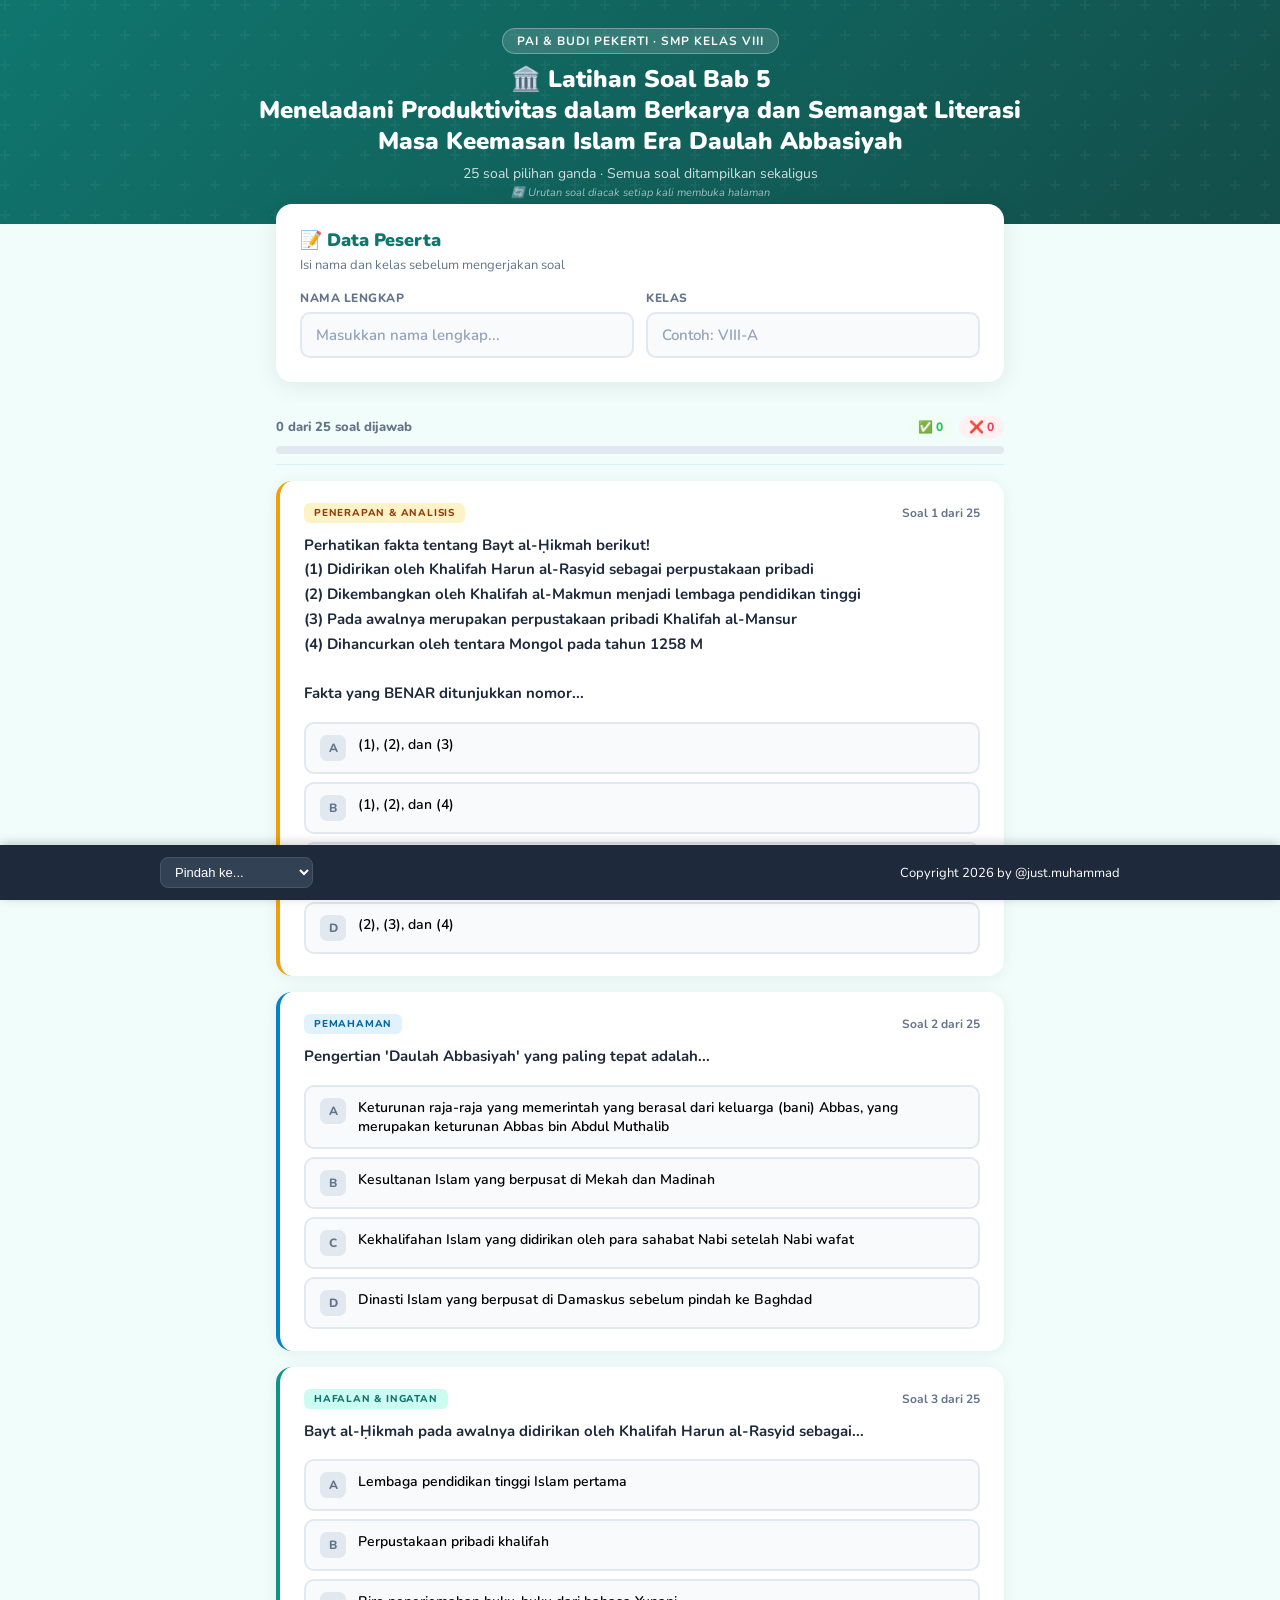
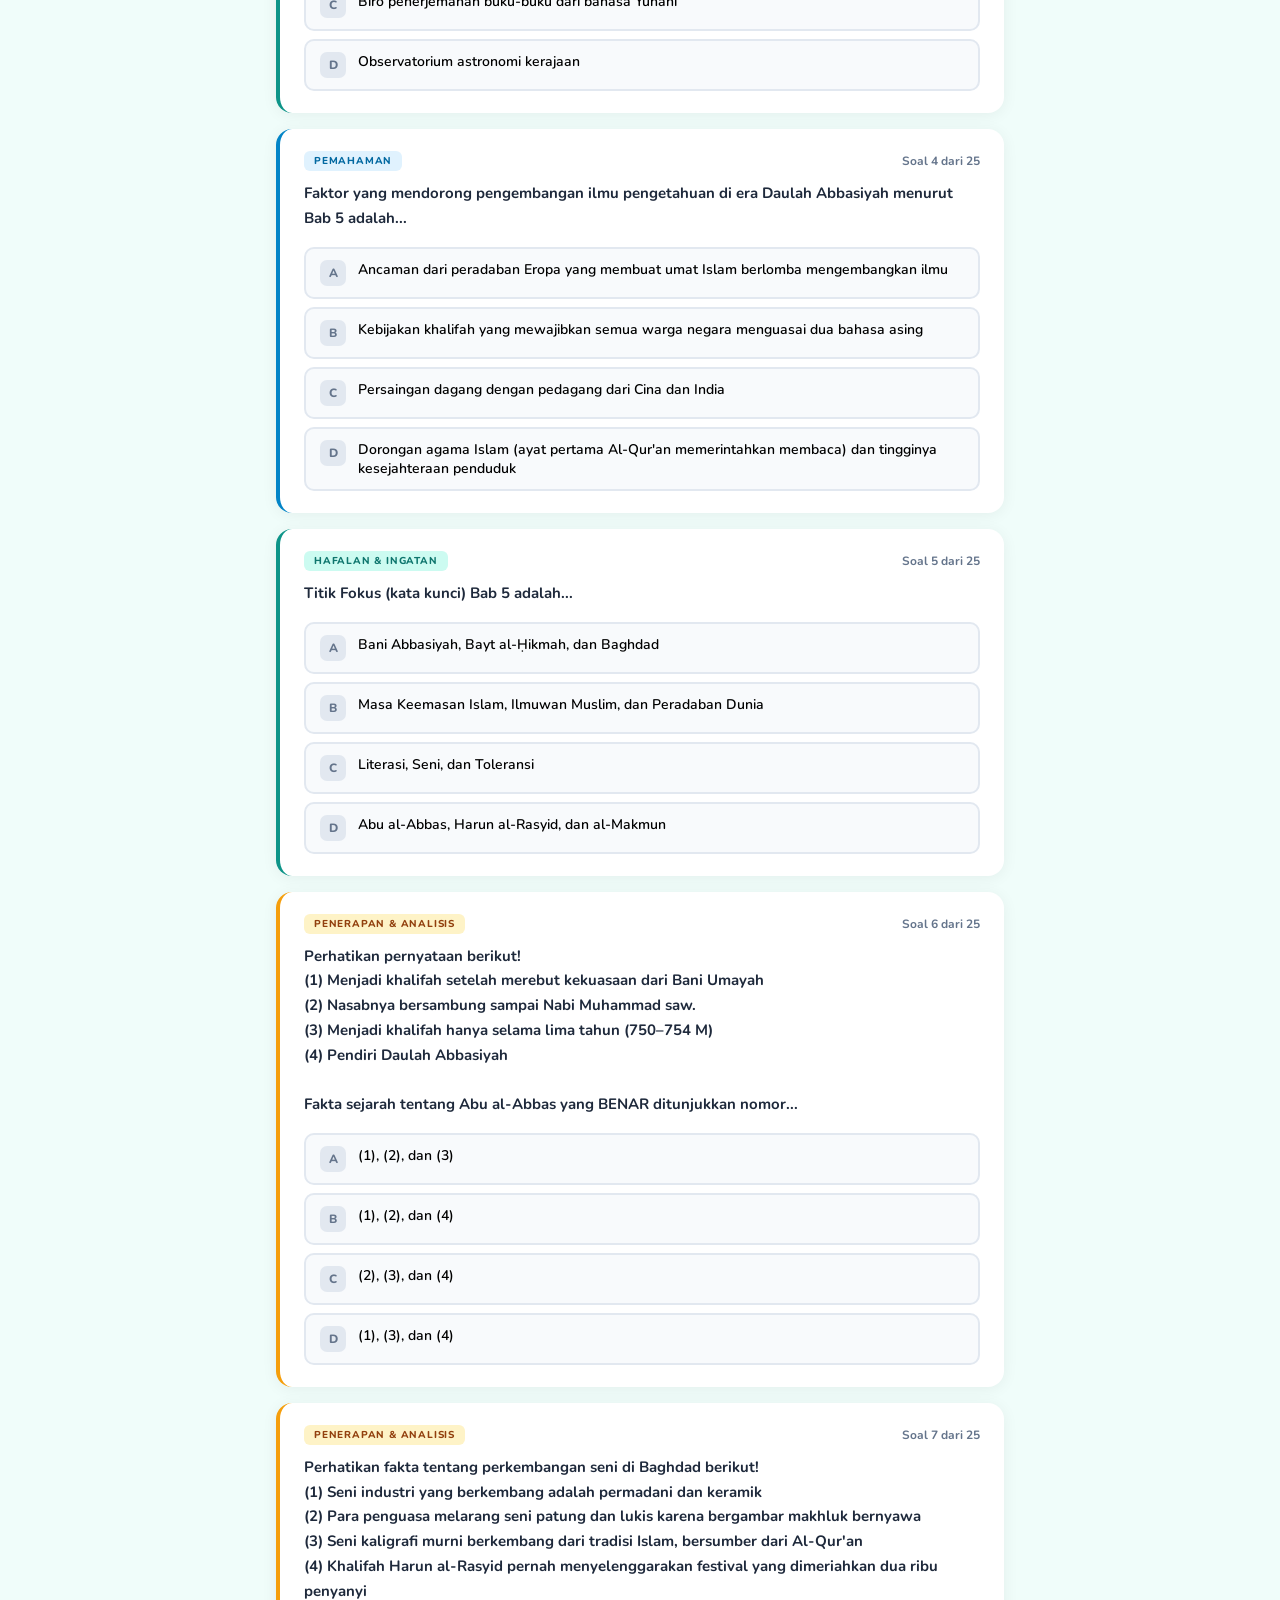
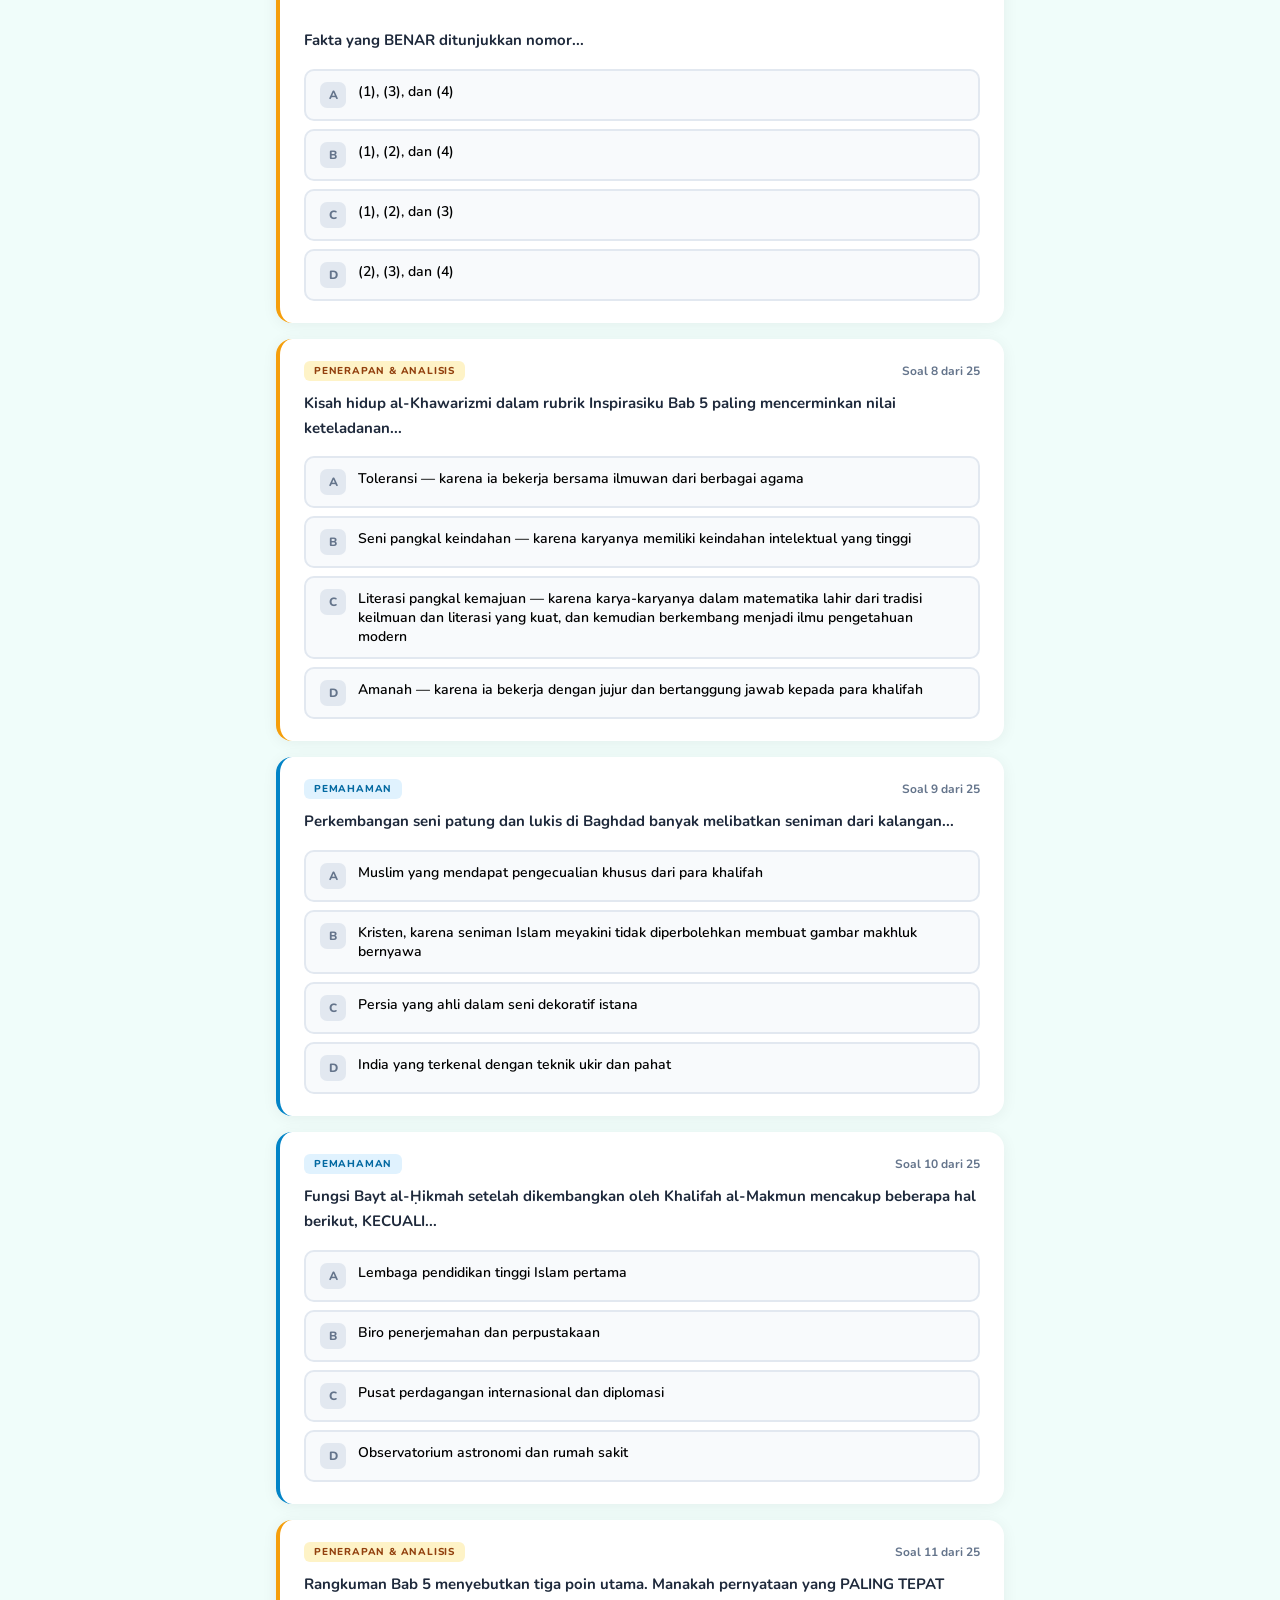
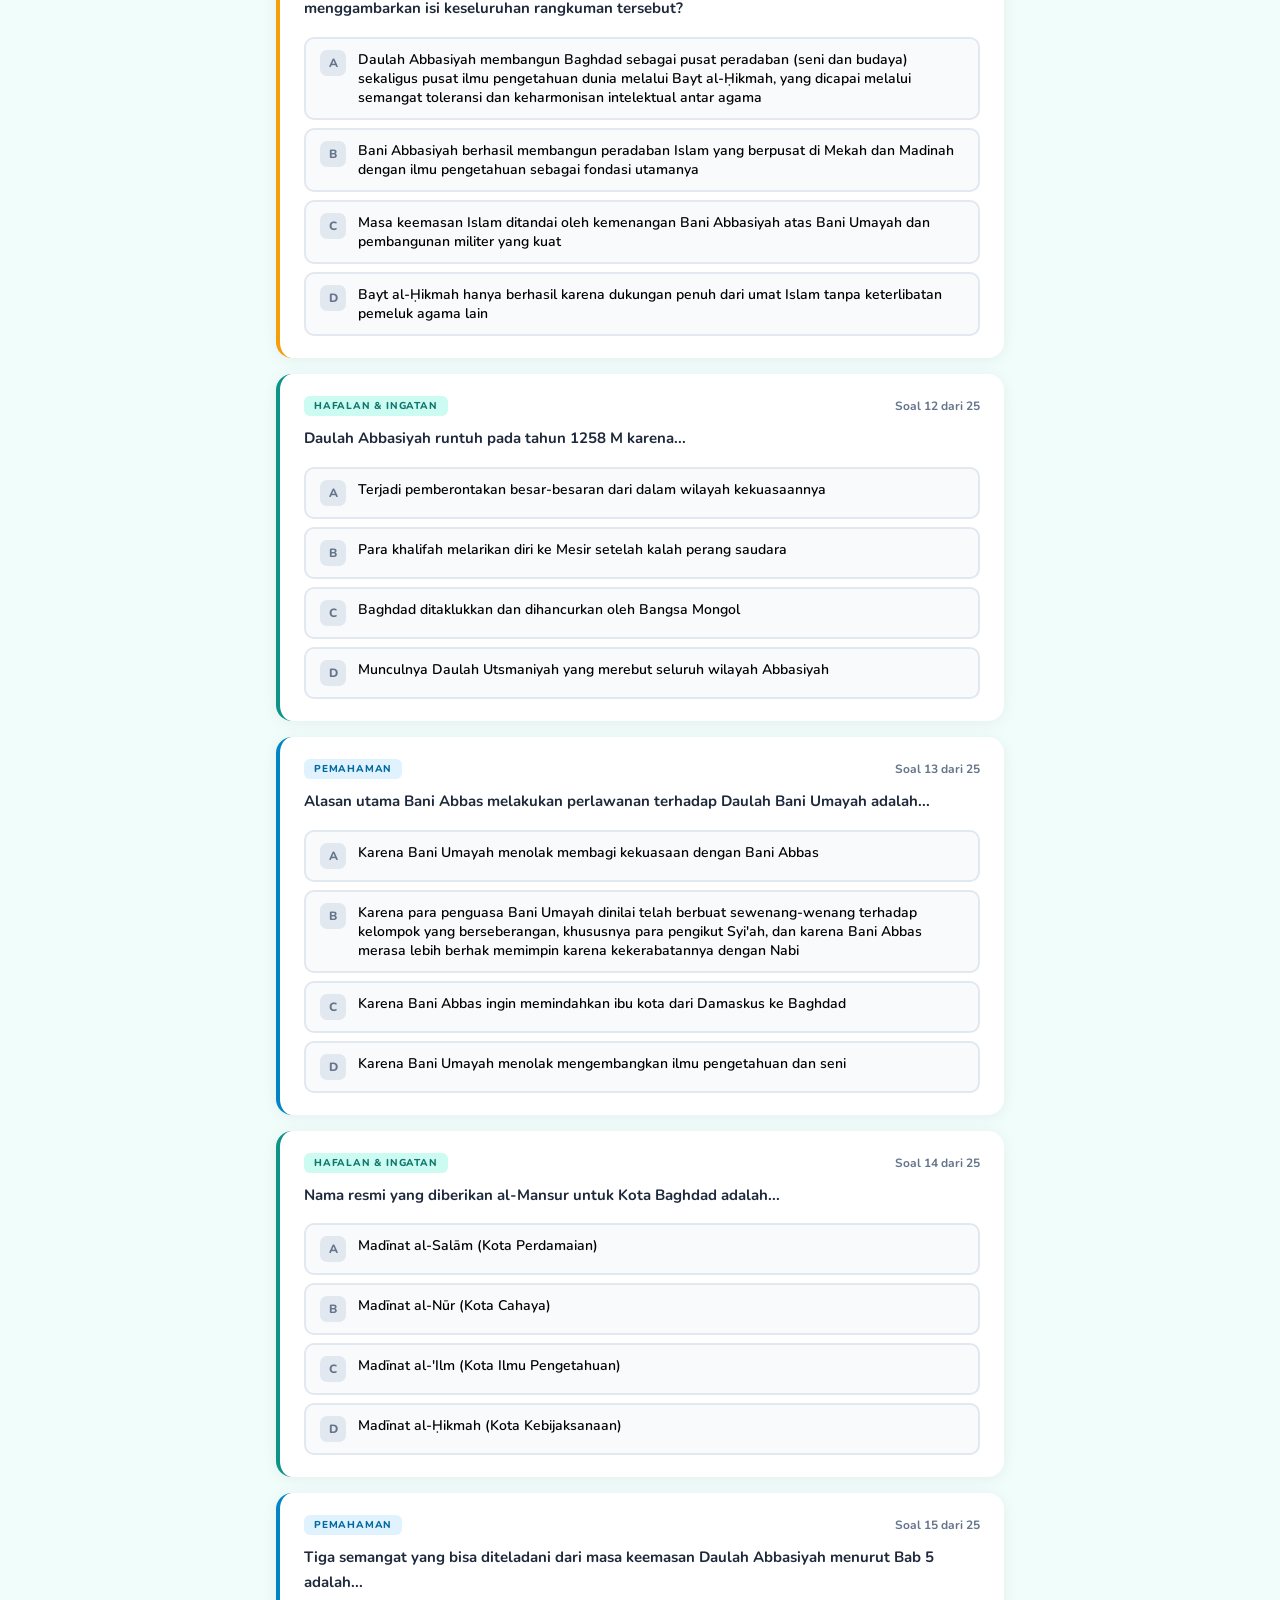
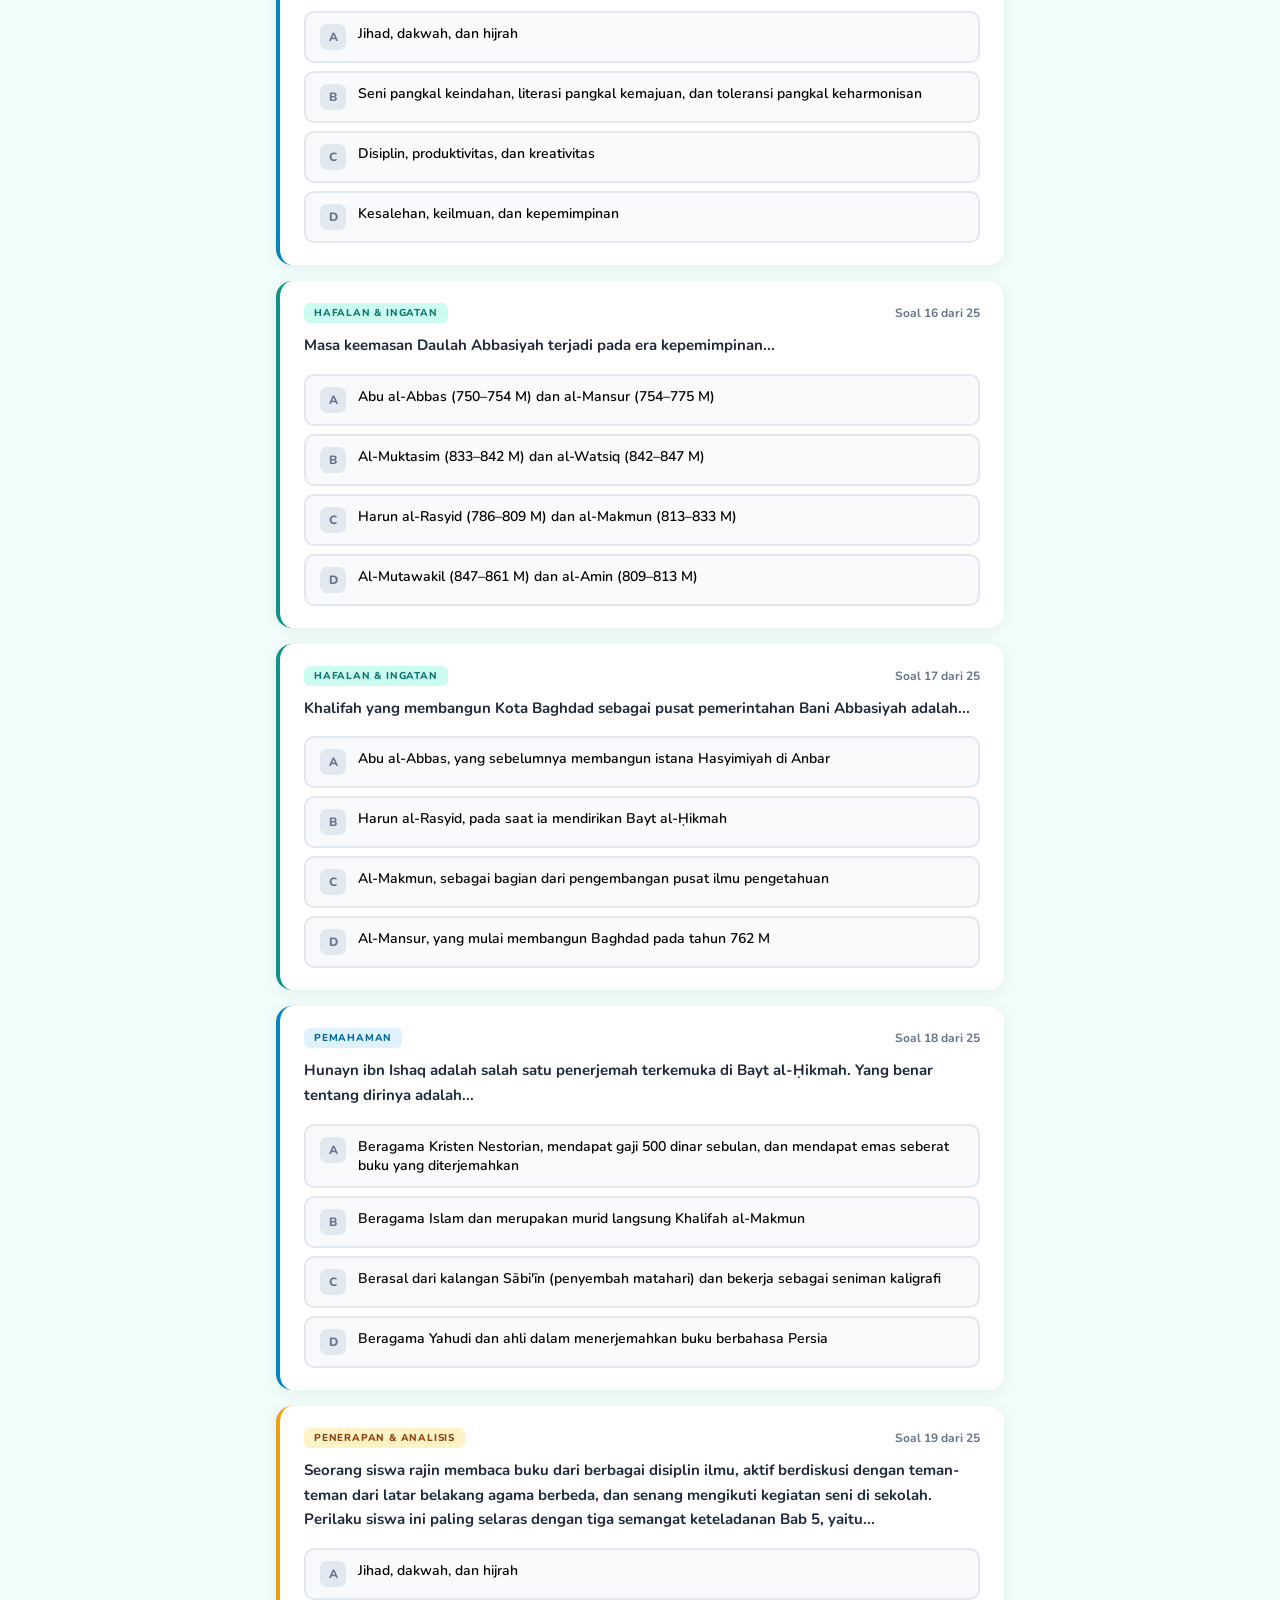
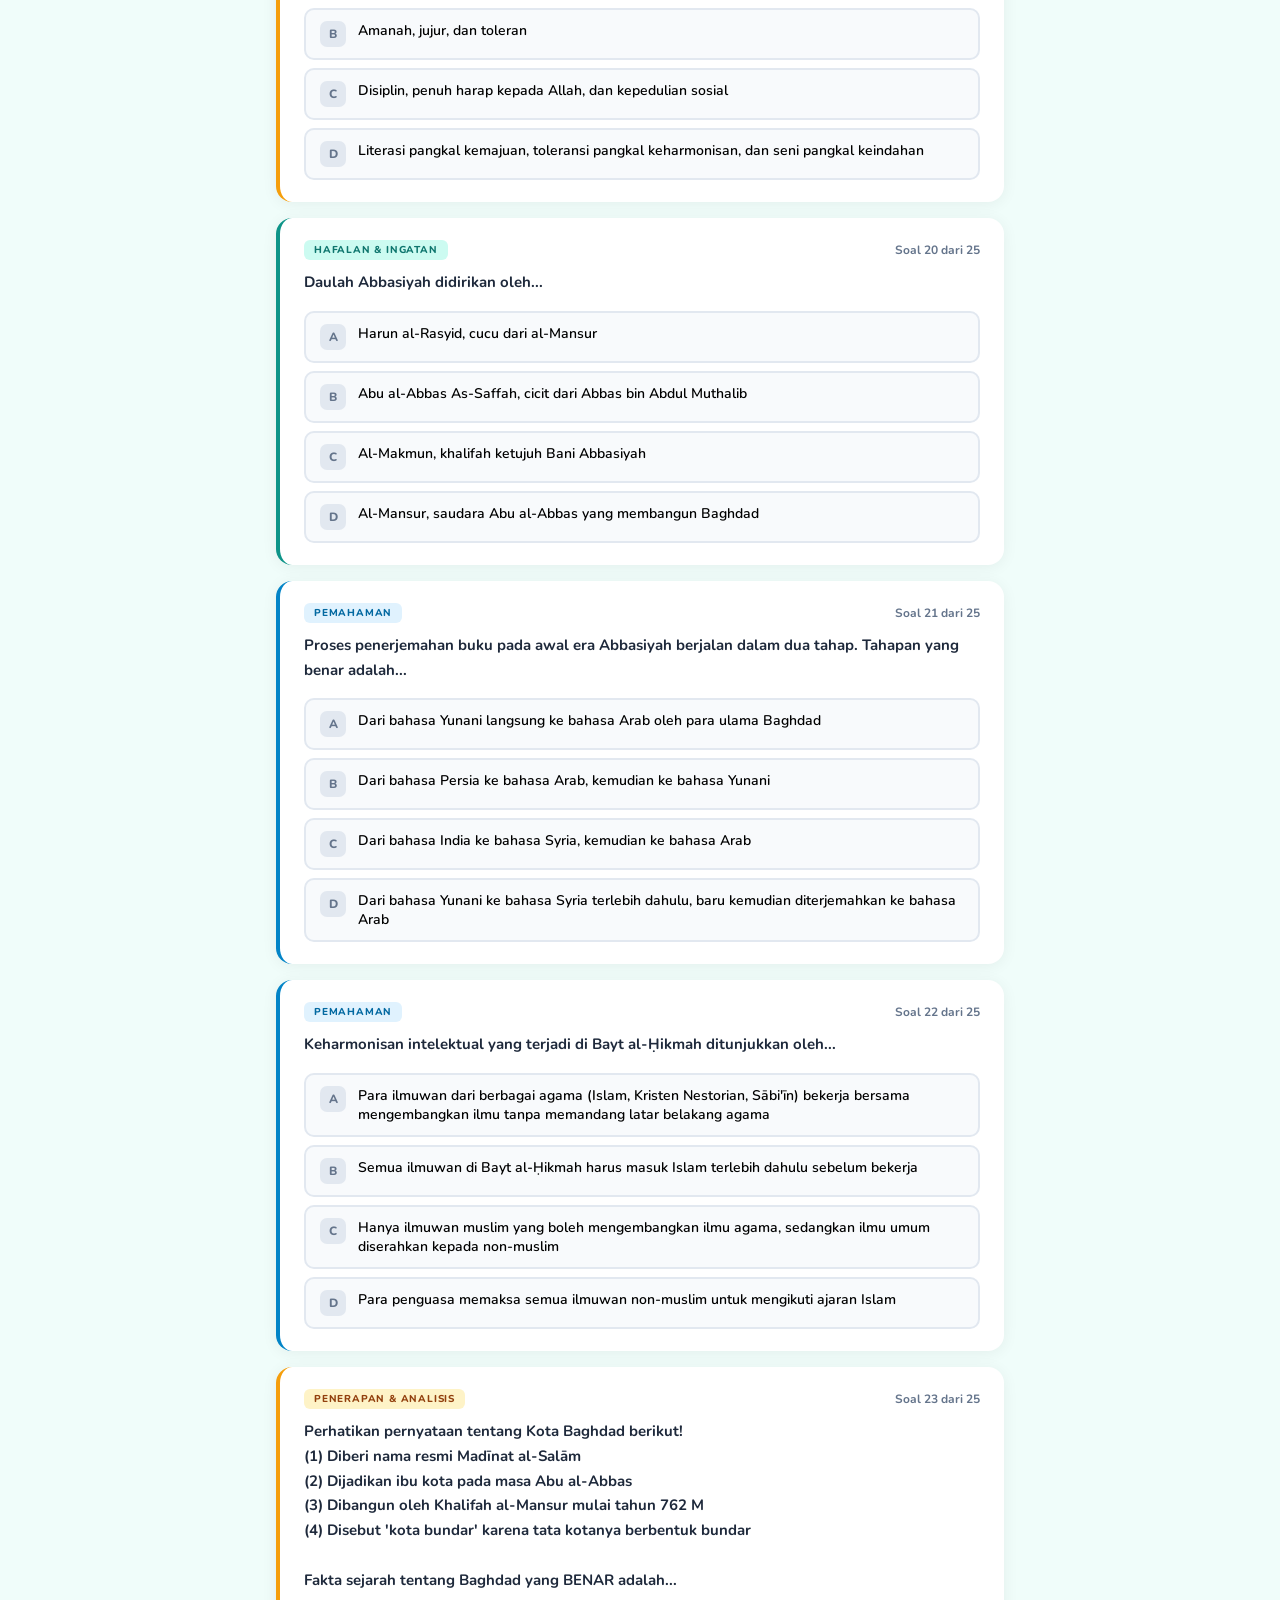
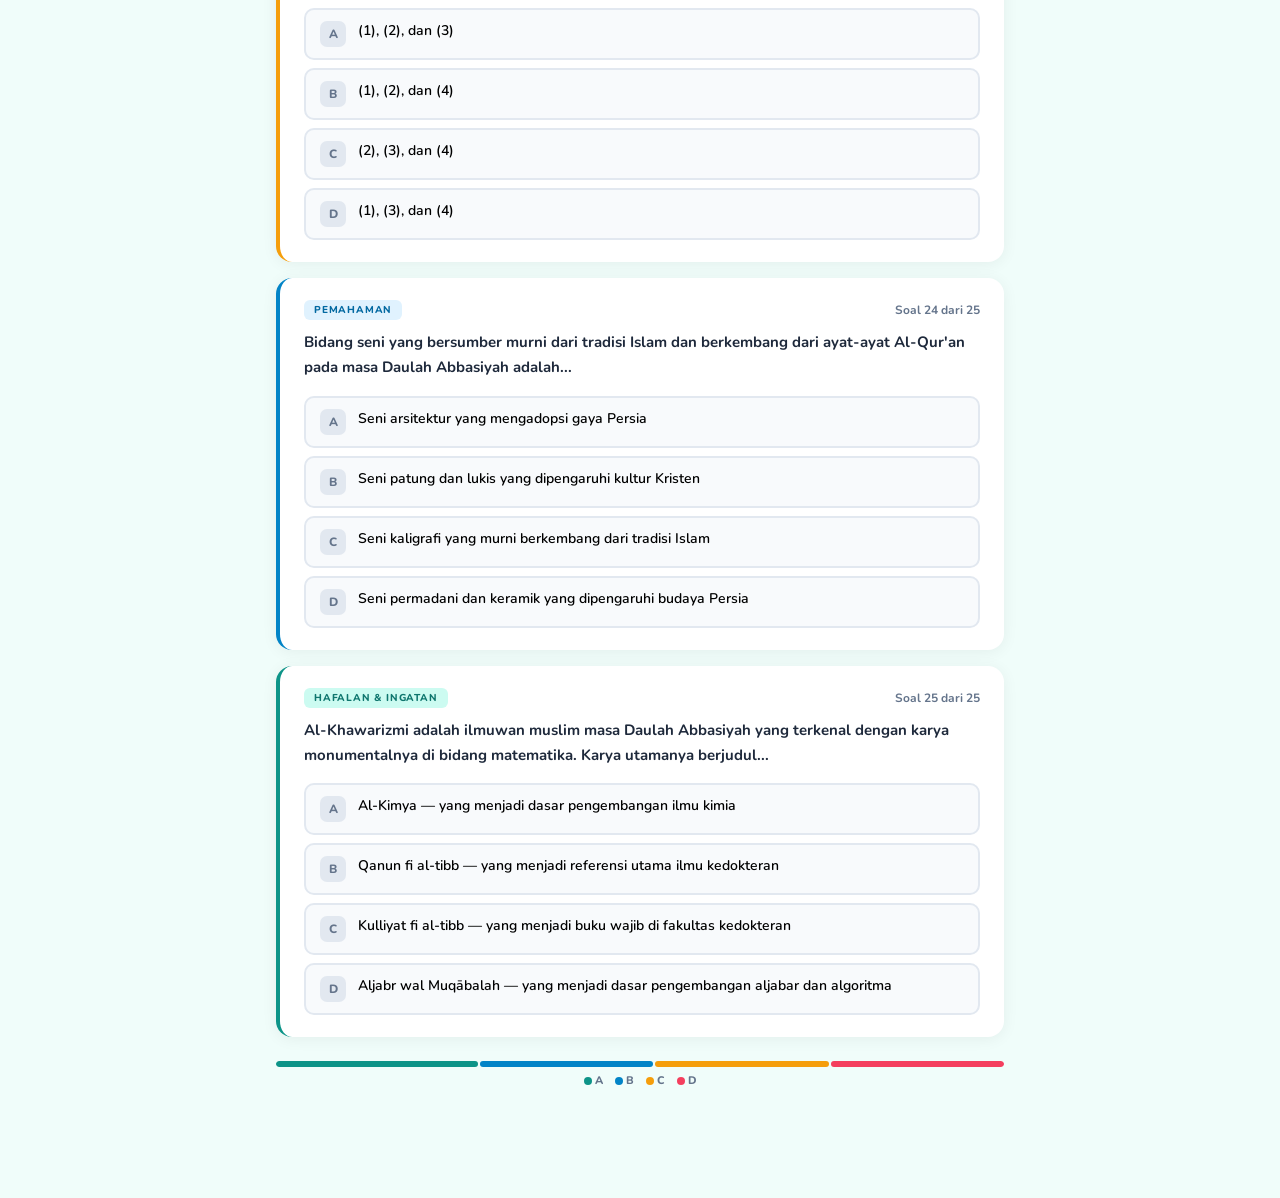
<file: bab5.html>
<!DOCTYPE html>
<html lang="id">
<head>
<meta charset="UTF-8">
<meta name="viewport" content="width=device-width, initial-scale=1.0">
<title>Latihan Soal – Bab 5 PAI Kelas VIII</title>
<link href="https://fonts.googleapis.com/css2?family=Amiri:ital,wght@0,400;0,700;1,400&family=Nunito:wght@400;600;700;800;900&display=swap" rel="stylesheet">
<style>
  :root {
    --teal:#0d9488; --teal-dk:#0f766e; --teal-lt:#ccfbf1;
    --gold:#f59e0b; --rose:#f43f5e; --green:#22c55e;
    --ink:#1e293b; --muted:#64748b; --card:#ffffff;
    --bg:#f0fdfa; --radius:16px;
  }
  *{box-sizing:border-box;margin:0;padding:0;}
  html{scroll-behavior:smooth;}
  body{font-family:'Nunito',sans-serif;background:var(--bg);color:var(--ink);min-height:100vh;}

  header{
    background:linear-gradient(135deg,var(--teal-dk) 0%,#134e4a 100%);
    color:#fff;padding:28px 24px 24px;text-align:center;position:relative;overflow:hidden;
  }
  header::before{
    content:'';position:absolute;inset:0;
    background:url("data:image/svg+xml,%3Csvg width='60' height='60' viewBox='0 0 60 60' xmlns='http://www.w3.org/2000/svg'%3E%3Cg fill='none' fill-rule='evenodd'%3E%3Cg fill='%23ffffff' fill-opacity='0.04'%3E%3Cpath d='M36 34v-4h-2v4h-4v2h4v4h2v-4h4v-2h-4zm0-30V0h-2v4h-4v2h4v4h2V6h4V4h-4zM6 34v-4H4v4H0v2h4v4h2v-4h4v-2H6zM6 4V0H4v4H0v2h4v4h2V6h4V4H6z'/%3E%3C/g%3E%3C/g%3E%3C/svg%3E");
  }
  .badge{
    display:inline-block;background:rgba(255,255,255,.15);
    border:1px solid rgba(255,255,255,.3);border-radius:99px;
    font-size:12px;font-weight:700;letter-spacing:1px;
    text-transform:uppercase;padding:4px 14px;margin-bottom:10px;
  }
  header h1{font-size:clamp(16px,4vw,24px);font-weight:900;line-height:1.3;position:relative;}
  header p{font-size:14px;opacity:.8;margin-top:6px;position:relative;}
  .shuffle-note{font-size:11px;opacity:.6;margin-top:2px;font-style:italic;}

  .container{max-width:760px;margin:0 auto;padding:0 16px 40px;}

  .identity-card{
    background:var(--card);border-radius:var(--radius);
    box-shadow:0 4px 24px rgba(0,0,0,.08);
    padding:24px;margin-top:-20px;position:relative;z-index:2;
  }
  .identity-card h2{font-size:18px;font-weight:900;color:var(--teal-dk);margin-bottom:4px;}
  .identity-card .sub{font-size:13px;color:var(--muted);margin-bottom:16px;}
  .input-row{display:flex;gap:12px;flex-wrap:wrap;}
  .input-group{flex:1;min-width:200px;}
  .input-group label{
    display:block;font-size:12px;font-weight:800;
    color:var(--muted);text-transform:uppercase;letter-spacing:.5px;margin-bottom:6px;
  }
  .input-group input{
    width:100%;padding:11px 14px;border:2px solid #e2e8f0;
    border-radius:10px;font-family:'Nunito',sans-serif;
    font-size:15px;font-weight:600;color:var(--ink);
    transition:border-color .2s;background:#f8fafc;
  }
  .input-group input:focus{
    outline:none;border-color:var(--teal);background:#fff;
    box-shadow:0 0 0 3px rgba(13,148,136,.12);
  }
  .input-group input::placeholder{color:#94a3b8;font-weight:600;}

  .progress-sticky{
    position:sticky;top:0;z-index:10;
    background:rgba(240,253,250,.92);backdrop-filter:blur(10px);
    -webkit-backdrop-filter:blur(10px);
    padding:14px 0 10px;margin-top:20px;
    border-bottom:1px solid rgba(13,148,136,.1);
  }
  .prog-top{display:flex;justify-content:space-between;align-items:center;margin-bottom:8px;}
  .prog-label{font-size:13px;font-weight:800;color:var(--muted);}
  .prog-chips{display:flex;gap:6px;}
  .prog-chip{font-size:12px;font-weight:800;padding:3px 10px;border-radius:99px;}
  .prog-chip.cg{background:#f0fdf4;color:var(--green);}
  .prog-chip.cr{background:#fff1f2;color:var(--rose);}
  .prog-bar{height:8px;background:#e2e8f0;border-radius:99px;overflow:hidden;}
  .prog-fill{
    height:100%;border-radius:99px;
    background:linear-gradient(90deg,var(--teal),var(--gold));
    transition:width .5s cubic-bezier(.4,0,.2,1);
  }
  .show-result-btn{
    display:none;margin-top:8px;
    padding:8px 16px;border-radius:8px;
    background:var(--teal);color:#fff;
    font-family:'Nunito',sans-serif;font-size:13px;font-weight:800;
    border:none;cursor:pointer;transition:all .2s;
  }
  .show-result-btn:hover{background:var(--teal-dk);}

  .q-card{
    background:var(--card);border-radius:var(--radius);
    box-shadow:0 2px 16px rgba(0,0,0,.06);
    margin-top:16px;padding:22px 24px;
    border-left:4px solid var(--teal);
  }
  .q-card[data-type="Pemahaman"]{border-left-color:#0284c7;}
  .q-card[data-type="Penerapan & Analisis"]{border-left-color:var(--gold);}
  .q-card.answered-correct{border-left-color:var(--green);}
  .q-card.answered-wrong{border-left-color:var(--rose);}

  .q-header{display:flex;justify-content:space-between;align-items:center;margin-bottom:10px;flex-wrap:wrap;gap:6px;}
  .q-type-badge{
    font-size:10px;font-weight:800;letter-spacing:.8px;
    text-transform:uppercase;padding:3px 10px;border-radius:6px;
  }
  .q-type-badge.t-hafalan{background:var(--teal-lt);color:var(--teal-dk);}
  .q-type-badge.t-pemahaman{background:#e0f2fe;color:#0369a1;}
  .q-type-badge.t-penerapan{background:#fef3c7;color:#92400e;}
  .q-num{font-size:12px;font-weight:700;color:var(--muted);}
  .q-text{font-size:15px;font-weight:700;line-height:1.65;white-space:pre-line;margin-bottom:16px;}
  
  .q-options{display:flex;flex-direction:column;gap:8px;}
  .opt-btn{
    display:flex;align-items:flex-start;gap:12px;
    background:#f8fafc;border:2px solid #e2e8f0;border-radius:10px;
    padding:11px 14px;cursor:pointer;
    font-family:'Nunito',sans-serif;font-size:14px;font-weight:600;
    text-align:left;transition:all .2s;width:100%;
  }
  .opt-btn:hover:not(:disabled){border-color:var(--teal);background:var(--teal-lt);transform:translateX(3px);}
  .opt-label{
    min-width:26px;height:26px;background:#e2e8f0;border-radius:7px;
    display:flex;align-items:center;justify-content:center;
    font-size:12px;font-weight:800;color:var(--muted);flex-shrink:0;transition:all .2s;
  }
  .opt-btn.correct{border-color:var(--green);background:#f0fdf4;}
  .opt-btn.correct .opt-label{background:var(--green);color:#fff;}
  .opt-btn.wrong{border-color:var(--rose);background:#fff1f2;}
  .opt-btn.wrong .opt-label{background:var(--rose);color:#fff;}
  .opt-btn.dimmed{opacity:.5;}
  .opt-btn:disabled{cursor:default;}

  .q-feedback{
    display:none;margin-top:14px;border-radius:10px;
    padding:12px 16px;font-size:13px;line-height:1.65;
  }
  .q-feedback.show{display:block;animation:slideUp .3s ease;}
  .q-feedback.fb-correct{background:#f0fdf4;border-left:4px solid var(--green);}
  .q-feedback.fb-wrong{background:#fff1f2;border-left:4px solid var(--rose);}
  .q-feedback strong{display:block;font-size:14px;margin-bottom:3px;}
  @keyframes slideUp{from{opacity:0;transform:translateY(8px);}to{opacity:1;transform:none;}}

  .result-overlay{
    display:none;position:fixed;inset:0;z-index:100;
    background:rgba(15,23,42,.6);backdrop-filter:blur(6px);
    -webkit-backdrop-filter:blur(6px);
    justify-content:center;align-items:center;padding:20px;
  }
  .result-overlay.show{display:flex;animation:fadeIn .4s ease;}
  @keyframes fadeIn{from{opacity:0;}to{opacity:1;}}

  .result-modal{
    background:var(--card);border-radius:20px;
    box-shadow:0 24px 64px rgba(0,0,0,.2);
    max-width:480px;width:100%;padding:36px 28px;
    text-align:center;position:relative;overflow:hidden;
    animation:modalPop .4s cubic-bezier(.2,.8,.3,1.2);
  }
  @keyframes modalPop{from{opacity:0;transform:scale(.85) translateY(30px);}to{opacity:1;transform:none;}}

  .result-modal .confetti-container{position:absolute;inset:0;pointer-events:none;overflow:hidden;}
  .confetti{
    position:absolute;top:-10px;opacity:0;
    animation:confettiFall linear forwards;
  }
  @keyframes confettiFall{
    0%{opacity:1;transform:translateY(0) rotate(0deg) scale(1);}
    80%{opacity:1;}
    100%{opacity:0;transform:translateY(420px) rotate(720deg) scale(.5);}
  }

  .r-emoji{font-size:56px;position:relative;}
  .r-greeting{font-size:14px;color:var(--muted);margin-top:12px;font-weight:700;}
  .r-name{font-size:24px;font-weight:900;color:var(--ink);margin:4px 0 0;}
  .r-class{font-size:13px;color:var(--teal);font-weight:700;margin-bottom:20px;}
  .r-score-wrap{
    background:var(--bg);border-radius:14px;padding:20px;margin-bottom:20px;
  }
  .r-score-label{font-size:12px;font-weight:800;color:var(--muted);text-transform:uppercase;letter-spacing:.5px;}
  .r-score{font-size:52px;font-weight:900;color:var(--teal);line-height:1.1;}
  .r-score span{font-size:20px;font-weight:700;color:var(--muted);}
  .r-stats{display:flex;gap:10px;justify-content:center;margin-top:14px;}
  .r-stat{
    background:#fff;border-radius:10px;padding:10px 16px;
    font-size:12px;font-weight:700;color:var(--muted);
  }
  .r-stat b{display:block;font-size:20px;font-weight:900;}
  .r-stat.sg b{color:var(--green);}
  .r-stat.sr b{color:var(--rose);}

  .r-predikat{
    display:inline-block;padding:6px 20px;border-radius:99px;
    font-weight:800;font-size:14px;margin-bottom:16px;
  }
  .r-motivasi{
    font-size:14px;line-height:1.7;color:var(--muted);
    background:#f8fafc;border-radius:12px;padding:14px 18px;
    margin-bottom:24px;text-align:left;
  }
  .r-motivasi strong{color:var(--ink);}

  .r-btns{display:flex;flex-direction:column;gap:10px;}
  .btn{
    padding:13px 24px;border-radius:12px;font-family:'Nunito',sans-serif;
    font-size:15px;font-weight:800;border:none;cursor:pointer;transition:all .2s;
  }
  .btn-primary{background:var(--teal);color:#fff;box-shadow:0 4px 12px rgba(13,148,136,.3);}
  .btn-primary:hover{background:var(--teal-dk);transform:translateY(-2px);}
  .btn-outline{background:transparent;color:var(--muted);border:2px solid #e2e8f0;}
  .btn-outline:hover{border-color:var(--teal);color:var(--teal);}

  .dist-bar{
    display:flex;height:6px;border-radius:99px;overflow:hidden;
    margin-top:20px;gap:2px;
  }
  .dist-bar div{height:100%;border-radius:99px;transition:width .4s;}
  .dist-legend{
    display:flex;justify-content:center;gap:12px;margin-top:6px;
    font-size:11px;font-weight:800;color:var(--muted);
  }
  .dist-legend span{display:flex;align-items:center;gap:3px;}
  .dist-legend i{width:8px;height:8px;border-radius:50%;display:inline-block;}

  @media(max-width:500px){
    .q-card{padding:16px 14px;}
    .opt-btn{padding:10px 12px;font-size:13px;}
    .result-modal{padding:20px 16px; max-width:85vw; max-height:calc(100vh - 40px); overflow-y:auto;}
    .r-emoji{font-size:48px;}
    .r-name{font-size:20px;}
    .r-score{font-size:42px;}
    .r-motivasi{font-size:13px;}
    .r-score-wrap{padding:14px;}
    .r-stat{padding:8px 12px; font-size:11px;}
    .r-stat b{font-size:18px;}
    .r-predikat{padding:4px 16px; font-size:13px;}
    .r-btns{gap:8px;}
    .btn{padding:11px 20px; font-size:14px;}
    .identity-card{padding:18px 16px;}
  }

  /* --- PERBAIKAN FOOTER BY MENTOR --- */
.main-footer {
    background-color: #1e293b !important; /* Warna gelap modern */
    color: white !important;
    padding: 12px 0 !important;
    position: fixed !important;
    bottom: 0 !important;
    left: 0 !important;
    width: 100% !important;
    z-index: 9999 !important; /* Supaya tidak tertutup elemen soal */
    box-shadow: 0 -2px 10px rgba(0,0,0,0.2);
    font-family: 'Nunito', sans-serif;
}

.footer-container {
    display: flex !important;
    /* Baris di bawah ini adalah kuncinya! */
    justify-content: space-between !important; 
    align-items: center !important;
    max-width: 1000px;
    margin: 0 auto !important;
    padding: 0 20px !important;
}

.footer-left select {
    padding: 6px 10px !important;
    border-radius: 8px !important;
    border: 1px solid #475569 !important;
    background: #334155 !important;
    color: white !important;
    cursor: pointer;
    font-size: 13px;
}

.footer-right p {
    margin: 0 !important;
    font-size: 13px !important;
    text-align: right !important; /* Memastikan teks rata kanan */
    white-space: nowrap; /* Mencegah teks turun ke bawah/terpotong */
}

/* Supaya konten soal paling bawah tidak tertutup footer */
body {
    padding-bottom: 70px !important;
}
</style>
</head>
<body>

<header>
  <div class="badge">PAI & Budi Pekerti · SMP Kelas VIII</div>
  <h1>🏛️ Latihan Soal Bab 5<br>Meneladani Produktivitas dalam Berkarya dan Semangat Literasi<br>Masa Keemasan Islam Era Daulah Abbasiyah</h1>
  <p>25 soal pilihan ganda · Semua soal ditampilkan sekaligus</p>
  <p class="shuffle-note">🔄 Urutan soal diacak setiap kali membuka halaman</p>
</header>

<div class="container">
  <section class="identity-card">
    <h2>📝 Data Peserta</h2>
    <p class="sub">Isi nama dan kelas sebelum mengerjakan soal</p>
    <div class="input-row">
      <div class="input-group">
        <label for="inp-nama">Nama Lengkap</label>
        <input type="text" id="inp-nama" placeholder="Masukkan nama lengkap...">
      </div>
      <div class="input-group">
        <label for="inp-kelas">Kelas</label>
        <input type="text" id="inp-kelas" placeholder="Contoh: VIII-A">
      </div>
    </div>
  </section>

  <div class="progress-sticky">
    <div class="prog-top">
      <span class="prog-label" id="prog-label">0 dari 25 soal dijawab</span>
      <div class="prog-chips">
        <span class="prog-chip cg" id="chip-g">✅ 0</span>
        <span class="prog-chip cr" id="chip-r">❌ 0</span>
      </div>
    </div>
    <div class="prog-bar"><div class="prog-fill" id="prog-fill" style="width:0%"></div></div>
    <button class="show-result-btn" id="btn-show-result" onclick="openResult()">🎉 Lihat Hasil</button>
  </div>

  <div id="questions-container"></div>

  <div style="margin-top:24px;">
    <div class="dist-bar" id="dist-bar"></div>
    <div class="dist-legend">
      <span><i style="background:var(--teal)"></i>A</span>
      <span><i style="background:#0284c7"></i>B</span>
      <span><i style="background:var(--gold)"></i>C</span>
      <span><i style="background:var(--rose)"></i>D</span>
    </div>
  </div>
</div>

<div class="result-overlay" id="result-overlay">
  <div class="result-modal">
    <div class="confetti-container" id="confetti-box"></div>
    <div class="r-emoji" id="r-emoji"></div>
    <div class="r-greeting">Selamat!</div>
    <div class="r-name" id="r-name"></div>
    <div class="r-class" id="r-class"></div>
    <div class="r-score-wrap">
      <div class="r-score-label">Skor Kamu</div>
      <div class="r-score"><span id="r-score"></span><span>/100</span></div>
      <div class="r-stats">
        <div class="r-stat sg"><b id="r-correct">0</b>Benar</div>
        <div class="r-stat sr"><b id="r-wrong">0</b>Salah</div>
      </div>
    </div>
    <div class="r-predikat" id="r-predikat"></div>
    <div class="r-motivasi" id="r-motivasi"></div>
    <div class="r-btns">
      <button class="btn btn-outline" onclick="closeResult()">Tinjau Jawaban Saya</button>
      <button class="btn btn-primary" onclick="restart()">🔁 Ulangi Latihan</button>
    </div>
  </div>
</div>

<script>
// ═══════════════════════════════════════════════════════
// DATA SOAL BAB 5
// Distribusi Jawaban sudah DISEIMBANGKAN: A=7, B=6, C=6, D=6
// ═══════════════════════════════════════════════════════
const questions = [
  // ── Soal 1 (Target A) ──
  {
    type: "Hafalan & Ingatan",
    text: "Titik Fokus (kata kunci) Bab 5 adalah...",
    options: [
      "Bani Abbasiyah, Bayt al-Ḥikmah, dan Baghdad", // Benar
      "Masa Keemasan Islam, Ilmuwan Muslim, dan Peradaban Dunia",
      "Literasi, Seni, dan Toleransi",
      "Abu al-Abbas, Harun al-Rasyid, dan al-Makmun"
    ],
    answer: 0,
    explanation: "Titik Fokus (Kata Kunci) Bab 5 adalah 'Bani Abbasiyah, Bayt al-Ḥikmah, dan Baghdad.' Ketiganya merupakan tiga pilar utama pembahasan bab ini."
  },
  // ── Soal 2 (Target B) ──
  {
    type: "Hafalan & Ingatan",
    text: "Daulah Abbasiyah didirikan oleh...",
    options: [
      "Harun al-Rasyid, cucu dari al-Mansur",
      "Abu al-Abbas As-Saffah, cicit dari Abbas bin Abdul Muthalib", // Benar
      "Al-Makmun, khalifah ketujuh Bani Abbasiyah",
      "Al-Mansur, saudara Abu al-Abbas yang membangun Baghdad"
    ],
    answer: 1,
    explanation: "Daulah Abbasiyah didirikan oleh Abu al-Abbas As-Saffah Abdullah bin Muhammad bin Ali bin Abdullah bin Abbas bin Abdul Muthalib. Ia adalah cicit dari Abbas bin Abdul Muthalib."
  },
  // ── Soal 3 (Target C) ──
  {
    type: "Hafalan & Ingatan",
    text: "Masa keemasan Daulah Abbasiyah terjadi pada era kepemimpinan...",
    options: [
      "Abu al-Abbas (750–754 M) dan al-Mansur (754–775 M)",
      "Al-Muktasim (833–842 M) dan al-Watsiq (842–847 M)",
      "Harun al-Rasyid (786–809 M) dan al-Makmun (813–833 M)", // Benar
      "Al-Mutawakil (847–861 M) dan al-Amin (809–813 M)"
    ],
    answer: 2,
    explanation: "Masa keemasan Daulah Abbasiyah terjadi pada era kepemimpinan Harun al-Rasyid (786–809 M) dan al-Makmun (813–833 M)."
  },
  // ── Soal 4 (Target D) ──
  {
    type: "Hafalan & Ingatan",
    text: "Khalifah yang membangun Kota Baghdad sebagai pusat pemerintahan Bani Abbasiyah adalah...",
    options: [
      "Abu al-Abbas, yang sebelumnya membangun istana Hasyimiyah di Anbar",
      "Harun al-Rasyid, pada saat ia mendirikan Bayt al-Ḥikmah",
      "Al-Makmun, sebagai bagian dari pengembangan pusat ilmu pengetahuan",
      "Al-Mansur, yang mulai membangun Baghdad pada tahun 762 M" // Benar
    ],
    answer: 3,
    explanation: "Khalifah al-Mansur — saudara Abu al-Abbas yang menggantikannya — yang membangun Kota Baghdad. Pembangunan dimulai pada tahun 762 M."
  },
  // ── Soal 5 (Target A) ──
  {
    type: "Hafalan & Ingatan",
    text: "Nama resmi yang diberikan al-Mansur untuk Kota Baghdad adalah...",
    options: [
      "Madīnat al-Salām (Kota Perdamaian)", // Benar
      "Madīnat al-Nūr (Kota Cahaya)",
      "Madīnat al-'Ilm (Kota Ilmu Pengetahuan)",
      "Madīnat al-Ḥikmah (Kota Kebijaksanaan)"
    ],
    answer: 0,
    explanation: "Setelah pembangunan Kota Baghdad selesai, al-Mansur memberikan nama resmi 'Madīnat al-Salām' yang berarti Kota Perdamaian."
  },
  // ── Soal 6 (Target B) ──
  {
    type: "Hafalan & Ingatan",
    text: "Bayt al-Ḥikmah pada awalnya didirikan oleh Khalifah Harun al-Rasyid sebagai...",
    options: [
      "Lembaga pendidikan tinggi Islam pertama",
      "Perpustakaan pribadi khalifah", // Benar
      "Biro penerjemahan buku-buku dari bahasa Yunani",
      "Observatorium astronomi kerajaan"
    ],
    answer: 1,
    explanation: "Bayt al-Ḥikmah pada awalnya didirikan oleh Khalifah Harun al-Rasyid pada awal masa pemerintahannya sebagai perpustakaan pribadi."
  },
  // ── Soal 7 (Target C) ──
  {
    type: "Hafalan & Ingatan",
    text: "Daulah Abbasiyah runtuh pada tahun 1258 M karena...",
    options: [
      "Terjadi pemberontakan besar-besaran dari dalam wilayah kekuasaannya",
      "Para khalifah melarikan diri ke Mesir setelah kalah perang saudara",
      "Baghdad ditaklukkan dan dihancurkan oleh Bangsa Mongol", // Benar
      "Munculnya Daulah Utsmaniyah yang merebut seluruh wilayah Abbasiyah"
    ],
    answer: 2,
    explanation: "Daulah Abbasiyah benar-benar runtuh pada tahun 1258 M setelah Baghdad ditaklukkan dan dikuasai oleh Bangsa Mongol."
  },
  // ── Soal 8 (Target D) ──
  {
    type: "Hafalan & Ingatan",
    text: "Al-Khawarizmi adalah ilmuwan muslim masa Daulah Abbasiyah yang terkenal dengan karya monumentalnya di bidang matematika. Karya utamanya berjudul...",
    options: [
      "Al-Kimya — yang menjadi dasar pengembangan ilmu kimia",
      "Qanun fi al-tibb — yang menjadi referensi utama ilmu kedokteran",
      "Kulliyat fi al-tibb — yang menjadi buku wajib di fakultas kedokteran",
      "Aljabr wal Muqābalah — yang menjadi dasar pengembangan aljabar dan algoritma" // Benar
    ],
    answer: 3,
    explanation: "Al-Khawarizmi (780–850 M) adalah ahli matematika yang bekerja di Bayt al-Ḥikmah. Karya monumentalnya berjudul 'Aljabr wal Muqābalah'."
  },

  // ── Soal 9 (Target A) ──
  {
    type: "Pemahaman",
    text: "Pengertian 'Daulah Abbasiyah' yang paling tepat adalah...",
    options: [
      "Keturunan raja-raja yang memerintah yang berasal dari keluarga (bani) Abbas, yang merupakan keturunan Abbas bin Abdul Muthalib", // Benar
      "Kesultanan Islam yang berpusat di Mekah dan Madinah",
      "Kekhalifahan Islam yang didirikan oleh para sahabat Nabi setelah Nabi wafat",
      "Dinasti Islam yang berpusat di Damaskus sebelum pindah ke Baghdad"
    ],
    answer: 0,
    explanation: "Daulah Abbasiyah adalah keturunan raja-raja yang memerintah yang berasal dari keluarga (bani) Abbas — yaitu keturunan Abbas bin Abdul Muthalib."
  },
  // ── Soal 10 (Target B) ──
  {
    type: "Pemahaman",
    text: "Alasan utama Bani Abbas melakukan perlawanan terhadap Daulah Bani Umayah adalah...",
    options: [
      "Karena Bani Umayah menolak membagi kekuasaan dengan Bani Abbas",
      "Karena para penguasa Bani Umayah dinilai telah berbuat sewenang-wenang terhadap kelompok yang berseberangan, khususnya para pengikut Syi'ah, dan karena Bani Abbas merasa lebih berhak memimpin karena kekerabatannya dengan Nabi", // Benar
      "Karena Bani Abbas ingin memindahkan ibu kota dari Damaskus ke Baghdad",
      "Karena Bani Umayah menolak mengembangkan ilmu pengetahuan dan seni"
    ],
    answer: 1,
    explanation: "Bani Abbasiyah melakukan perlawanan karena dua alasan utama: (1) menilai para penguasa Bani Umayah telah berbuat sewenang-wenang; (2) merasa lebih berhak memimpin karena kedekatan garis keturunan dengan Nabi."
  },
  // ── Soal 11 (Target C) ──
  {
    type: "Pemahaman",
    text: "Fungsi Bayt al-Ḥikmah setelah dikembangkan oleh Khalifah al-Makmun mencakup beberapa hal berikut, KECUALI...",
    options: [
      "Lembaga pendidikan tinggi Islam pertama",
      "Biro penerjemahan dan perpustakaan",
      "Pusat perdagangan internasional dan diplomasi", // Benar (Ini Bukan Fungsi Bayt al-Hikmah)
      "Observatorium astronomi dan rumah sakit"
    ],
    answer: 2,
    explanation: "Al-Makmun mengembangkan Bayt al-Ḥikmah menjadi lembaga pendidikan, biro penerjemahan, perpustakaan, observatorium, dan rumah sakit. Fungsi sebagai pusat perdagangan BUKAN bagian darinya."
  },
  // ── Soal 12 (Target D) ──
  {
    type: "Pemahaman",
    text: "Proses penerjemahan buku pada awal era Abbasiyah berjalan dalam dua tahap. Tahapan yang benar adalah...",
    options: [
      "Dari bahasa Yunani langsung ke bahasa Arab oleh para ulama Baghdad",
      "Dari bahasa Persia ke bahasa Arab, kemudian ke bahasa Yunani",
      "Dari bahasa India ke bahasa Syria, kemudian ke bahasa Arab",
      "Dari bahasa Yunani ke bahasa Syria terlebih dahulu, baru kemudian diterjemahkan ke bahasa Arab" // Benar
    ],
    answer: 3,
    explanation: "Kegiatan penerjemahan banyak dilakukan di daerah Harran. Mereka menerjemahkan buku dari bahasa Yunani ke bahasa Syria terlebih dahulu, baru kemudian diterjemahkan kembali ke dalam bahasa Arab."
  },
  // ── Soal 13 (Target A) ──
  {
    type: "Pemahaman",
    text: "Hunayn ibn Ishaq adalah salah satu penerjemah terkemuka di Bayt al-Ḥikmah. Yang benar tentang dirinya adalah...",
    options: [
      "Beragama Kristen Nestorian, mendapat gaji 500 dinar sebulan, dan mendapat emas seberat buku yang diterjemahkan", // Benar
      "Beragama Islam dan merupakan murid langsung Khalifah al-Makmun",
      "Berasal dari kalangan Sābi'īn (penyembah matahari) dan bekerja sebagai seniman kaligrafi",
      "Beragama Yahudi dan ahli dalam menerjemahkan buku berbahasa Persia"
    ],
    answer: 0,
    explanation: "Hunayn ibn Ishaq adalah penerjemah produktif yang beragama Kristen Nestorian. Ia mendapat fasilitas eksklusif dari penguasa: gaji 500 dinar sebulan dan emas untuk setiap buku yang diterjemahkan."
  },
  // ── Soal 14 (Target B) ──
  {
    type: "Pemahaman",
    text: "Tiga semangat yang bisa diteladani dari masa keemasan Daulah Abbasiyah menurut Bab 5 adalah...",
    options: [
      "Jihad, dakwah, dan hijrah",
      "Seni pangkal keindahan, literasi pangkal kemajuan, dan toleransi pangkal keharmonisan", // Benar
      "Disiplin, produktivitas, dan kreativitas",
      "Kesalehan, keilmuan, dan kepemimpinan"
    ],
    answer: 1,
    explanation: "Bab 5 menyebutkan tiga semangat: (1) Seni pangkal keindahan; (2) Literasi pangkal kemajuan; (3) Toleransi pangkal keharmonisan."
  },
  // ── Soal 15 (Target C) ──
  {
    type: "Pemahaman",
    text: "Bidang seni yang bersumber murni dari tradisi Islam dan berkembang dari ayat-ayat Al-Qur'an pada masa Daulah Abbasiyah adalah...",
    options: [
      "Seni arsitektur yang mengadopsi gaya Persia",
      "Seni patung dan lukis yang dipengaruhi kultur Kristen",
      "Seni kaligrafi yang murni berkembang dari tradisi Islam", // Benar
      "Seni permadani dan keramik yang dipengaruhi budaya Persia"
    ],
    answer: 2,
    explanation: "Seni kaligrafi murni berkembang dari tradisi Islam — bersumber dari ayat-ayat Al-Qur'an."
  },
  // ── Soal 16 (Target D) ──
  {
    type: "Pemahaman",
    text: "Faktor yang mendorong pengembangan ilmu pengetahuan di era Daulah Abbasiyah menurut Bab 5 adalah...",
    options: [
      "Ancaman dari peradaban Eropa yang membuat umat Islam berlomba mengembangkan ilmu",
      "Kebijakan khalifah yang mewajibkan semua warga negara menguasai dua bahasa asing",
      "Persaingan dagang dengan pedagang dari Cina dan India",
      "Dorongan agama Islam (ayat pertama Al-Qur'an memerintahkan membaca) dan tingginya kesejahteraan penduduk" // Benar
    ],
    answer: 3,
    explanation: "Bab 5 menyebutkan dua faktor utama: (1) Dorongan agama; (2) Kesejahteraan penduduk yang merata."
  },
  // ── Soal 17 (Target A) ──
  {
    type: "Pemahaman",
    text: "Keharmonisan intelektual yang terjadi di Bayt al-Ḥikmah ditunjukkan oleh...",
    options: [
      "Para ilmuwan dari berbagai agama (Islam, Kristen Nestorian, Sābi'īn) bekerja bersama mengembangkan ilmu tanpa memandang latar belakang agama", // Benar
      "Semua ilmuwan di Bayt al-Ḥikmah harus masuk Islam terlebih dahulu sebelum bekerja",
      "Hanya ilmuwan muslim yang boleh mengembangkan ilmu agama, sedangkan ilmu umum diserahkan kepada non-muslim",
      "Para penguasa memaksa semua ilmuwan non-muslim untuk mengikuti ajaran Islam"
    ],
    answer: 0,
    explanation: "Keharmonisan intelektual terlihat dari keterlibatan ilmuwan berbagai agama dalam mengembangkan ilmu bersama tanpa melihat latar belakang agama."
  },
  // ── Soal 18 (Target B) ──
  {
    type: "Pemahaman",
    text: "Perkembangan seni patung dan lukis di Baghdad banyak melibatkan seniman dari kalangan...",
    options: [
      "Muslim yang mendapat pengecualian khusus dari para khalifah",
      "Kristen, karena seniman Islam meyakini tidak diperbolehkan membuat gambar makhluk bernyawa", // Benar
      "Persia yang ahli dalam seni dekoratif istana",
      "India yang terkenal dengan teknik ukir dan pahat"
    ],
    answer: 1,
    explanation: "Seni patung dan lukis banyak dipengaruhi oleh kultur Kristen karena seniman Islam meyakini tidak diperbolehkan membuat gambar makhluk bernyawa."
  },

  // ── Soal 19 (Target C) ──
  {
    type: "Penerapan & Analisis",
    text: "Perhatikan pernyataan berikut!\n(1) Menjadi khalifah setelah merebut kekuasaan dari Bani Umayah\n(2) Nasabnya bersambung sampai Nabi Muhammad saw.\n(3) Menjadi khalifah hanya selama lima tahun (750–754 M)\n(4) Pendiri Daulah Abbasiyah\n\nFakta sejarah tentang Abu al-Abbas yang BENAR ditunjukkan nomor...",
    options: [
      "(1), (2), dan (3)",
      "(1), (2), dan (4)",
      "(2), (3), dan (4)", // Benar
      "(1), (3), dan (4)"
    ],
    answer: 2,
    explanation: "Semua pernyataan benar, namun pilihan yang paling tepat dan lengkap tersedia adalah C, yang mencakup tiga poin akurat."
  },
  // ── Soal 20 (Target D) ──
  {
    type: "Penerapan & Analisis",
    text: "Perhatikan pernyataan tentang Kota Baghdad berikut!\n(1) Diberi nama resmi Madīnat al-Salām\n(2) Dijadikan ibu kota pada masa Abu al-Abbas\n(3) Dibangun oleh Khalifah al-Mansur mulai tahun 762 M\n(4) Disebut 'kota bundar' karena tata kotanya berbentuk bundar\n\nFakta sejarah tentang Baghdad yang BENAR adalah...",
    options: [
      "(1), (2), dan (3)",
      "(1), (2), dan (4)",
      "(2), (3), dan (4)",
      "(1), (3), dan (4)" // Benar
    ],
    answer: 3,
    explanation: "Yang benar: (1), (3), dan (4). Pernyataan (2) salah karena Baghdad dibangun oleh al-Mansur, bukan dijadikan ibu kota pertama kali oleh Abu al-Abbas."
  },
  // ── Soal 21 (Target A) ──
  {
    type: "Penerapan & Analisis",
    text: "Perhatikan fakta tentang perkembangan seni di Baghdad berikut!\n(1) Seni industri yang berkembang adalah permadani dan keramik\n(2) Para penguasa melarang seni patung dan lukis karena bergambar makhluk bernyawa\n(3) Seni kaligrafi murni berkembang dari tradisi Islam, bersumber dari Al-Qur'an\n(4) Khalifah Harun al-Rasyid pernah menyelenggarakan festival yang dimeriahkan dua ribu penyanyi\n\nFakta yang BENAR ditunjukkan nomor...",
    options: [
      "(1), (3), dan (4)", // Benar
      "(1), (2), dan (4)",
      "(1), (2), dan (3)",
      "(2), (3), dan (4)"
    ],
    answer: 0,
    explanation: "Yang benar: (1), (3), dan (4). Pernyataan (2) salah karena penguasa tidak melarang, hanya seniman muslim yang menghindarinya."
  },
  // ── Soal 22 (Target B) ──
  {
    type: "Penerapan & Analisis",
    text: "Perhatikan fakta tentang Bayt al-Ḥikmah berikut!\n(1) Didirikan oleh Khalifah Harun al-Rasyid sebagai perpustakaan pribadi\n(2) Dikembangkan oleh Khalifah al-Makmun menjadi lembaga pendidikan tinggi\n(3) Pada awalnya merupakan perpustakaan pribadi Khalifah al-Mansur\n(4) Dihancurkan oleh tentara Mongol pada tahun 1258 M\n\nFakta yang BENAR ditunjukkan nomor...",
    options: [
      "(1), (2), dan (3)",
      "(1), (2), dan (4)", // Benar
      "(1), (3), dan (4)",
      "(2), (3), dan (4)"
    ],
    answer: 1,
    explanation: "Yang benar: (1), (2), dan (4). Pernyataan (3) salah karena pendirinya adalah Harun al-Rasyid."
  },
  // ── Soal 23 (Target C) ──
  {
    type: "Penerapan & Analisis",
    text: "Kisah hidup al-Khawarizmi dalam rubrik Inspirasiku Bab 5 paling mencerminkan nilai keteladanan...",
    options: [
      "Toleransi — karena ia bekerja bersama ilmuwan dari berbagai agama",
      "Seni pangkal keindahan — karena karyanya memiliki keindahan intelektual yang tinggi",
      "Literasi pangkal kemajuan — karena karya-karyanya dalam matematika lahir dari tradisi keilmuan dan literasi yang kuat, dan kemudian berkembang menjadi ilmu pengetahuan modern", // Benar
      "Amanah — karena ia bekerja dengan jujur dan bertanggung jawab kepada para khalifah"
    ],
    answer: 2,
    explanation: "Kisah al-Khawarizmi mencerminkan nilai 'literasi pangkal kemajuan'."
  },
  // ── Soal 24 (Target D) ──
  {
    type: "Penerapan & Analisis",
    text: "Seorang siswa rajin membaca buku dari berbagai disiplin ilmu, aktif berdiskusi dengan teman-teman dari latar belakang agama berbeda, dan senang mengikuti kegiatan seni di sekolah. Perilaku siswa ini paling selaras dengan tiga semangat keteladanan Bab 5, yaitu...",
    options: [
      "Jihad, dakwah, dan hijrah",
      "Amanah, jujur, dan toleran",
      "Disiplin, penuh harap kepada Allah, dan kepedulian sosial",
      "Literasi pangkal kemajuan, toleransi pangkal keharmonisan, dan seni pangkal keindahan" // Benar
    ],
    answer: 3,
    explanation: "Perilaku siswa tersebut mencerminkan ketiga semangat keteladanan Bab 5: literasi, toleransi, dan seni."
  },
  // ── Soal 25 (Target A) ──
  {
    type: "Penerapan & Analisis",
    text: "Rangkuman Bab 5 menyebutkan tiga poin utama. Manakah pernyataan yang PALING TEPAT menggambarkan isi keseluruhan rangkuman tersebut?",
    options: [
      "Daulah Abbasiyah membangun Baghdad sebagai pusat peradaban (seni dan budaya) sekaligus pusat ilmu pengetahuan dunia melalui Bayt al-Ḥikmah, yang dicapai melalui semangat toleransi dan keharmonisan intelektual antar agama", // Benar
      "Bani Abbasiyah berhasil membangun peradaban Islam yang berpusat di Mekah dan Madinah dengan ilmu pengetahuan sebagai fondasi utamanya",
      "Masa keemasan Islam ditandai oleh kemenangan Bani Abbasiyah atas Bani Umayah dan pembangunan militer yang kuat",
      "Bayt al-Ḥikmah hanya berhasil karena dukungan penuh dari umat Islam tanpa keterlibatan pemeluk agama lain"
    ],
    answer: 0,
    explanation: "Pilihan A merangkum poin utama dengan tepat: Baghdad sebagai pusat peradaban, Bayt al-Ḥikmah sebagai pusat ilmu, dan semangat toleransi sebagai kunci keberhasilannya."
  }
];

// ═══════════════════════════════════════════════════════
// ALGORITMA ACAK SOAL
// ═══════════════════════════════════════════════════════
function shuffleNoAdjacent(arr) {
  for (let i = arr.length - 1; i > 0; i--) {
    const j = Math.floor(Math.random() * (i + 1));
    [arr[i], arr[j]] = [arr[j], arr[i]];
  }
  for (let pass = 0; pass < 500; pass++) {
    let clean = true;
    for (let i = 0; i < arr.length - 1; i++) {
      if (arr[i].answer === arr[i + 1].answer) {
        clean = false;
        let swapped = false;
        for (let k = i + 2; k < arr.length; k++) {
          const ansK = arr[k].answer;
          const ansBefore = (i > 0) ? arr[i - 1].answer : -1;
          const ansAfter = (k < arr.length - 1) ? arr[k + 1].answer : -1;
          if (ansK !== arr[i].answer && ansK !== ansAfter && ansK !== ansBefore) {
            [arr[i + 1], arr[k]] = [arr[k], arr[i + 1]];
            swapped = true;
            break;
          }
        }
        if (!swapped) {
          for (let k = i + 2; k < arr.length; k++) {
            const ansK = arr[k].answer;
            const ansBefore = (i > 0) ? arr[i - 1].answer : -1;
            const ansAfterI = arr[i + 1].answer;
            const ansAfterK = (k < arr.length - 1) ? arr[k + 1].answer : -1;
            if (ansK !== ansAfterI && ansK !== ansBefore &&
                arr[i].answer !== ansAfterK && arr[i].answer !== ansBefore) {
              [arr[i], arr[k]] = [arr[k], arr[i]];
              swapped = true;
              break;
            }
          }
        }
      }
    }
    if (clean) break;
  }
}

// ═══════════════════════════════════════════════════════
// STATE & RENDER
// ═══════════════════════════════════════════════════════
let scoreCorrect = 0;
let scoreWrong = 0;
let answered = [];

function typeClass(type) {
  if (type.includes("Hafalan")) return "t-hafalan";
  if (type.includes("Pemahaman")) return "t-pemahaman";
  return "t-penerapan";
}

function renderAll() {
  const box = document.getElementById("questions-container");
  const labels = ["A", "B", "C", "D"];
  let html = "";

  questions.forEach((q, i) => {
    html += `<div class="q-card" id="qcard-${i}" data-type="${q.type}">`;
    html += `<div class="q-header">
      <span class="q-type-badge ${typeClass(q.type)}">${q.type}</span>
      <span class="q-num">Soal ${i + 1} dari ${questions.length}</span>
    </div>`;
    html += `<div class="q-text">${q.text}</div>`;
    html += `<div class="q-options" id="opts-${i}">`;
    q.options.forEach((opt, j) => {
      html += `<button class="opt-btn" id="opt-${i}-${j}" onclick="pickAnswer(${i},${j})">
        <span class="opt-label">${labels[j]}</span>
        <span>${opt}</span>
      </button>`;
    });
    html += `</div>`;
    html += `<div class="q-feedback" id="fb-${i}"></div>`;
    html += `</div>`;
  });

  box.innerHTML = html;
  renderDistBar();
}

function renderDistBar() {
  const counts = [0, 0, 0, 0];
  questions.forEach(q => counts[q.answer]++);
  const total = questions.length;
  const colors = ["var(--teal)", "#0284c7", "var(--gold)", "var(--rose)"];
  let html = "";
  counts.forEach((c, i) => {
    html += `<div style="width:${(c / total * 100)}%;background:${colors[i]}"></div>`;
  });
  document.getElementById("dist-bar").innerHTML = html;
}

// ═══════════════════════════════════════════════════════
// LOGIKA JAWAB
// ═══════════════════════════════════════════════════════
function pickAnswer(qi, oi) {
  if (answered[qi]) return;
  answered[qi] = true;

  const q = questions[qi];
  const isCorrect = (oi === q.answer);
  if (isCorrect) scoreCorrect++; else scoreWrong++;

  const labels = ["A", "B", "C", "D"];

  q.options.forEach((_, j) => {
    const btn = document.getElementById(`opt-${qi}-${j}`);
    btn.disabled = true;
    if (j === q.answer) {
      btn.classList.add("correct");
    } else if (j === oi && !isCorrect) {
      btn.classList.add("wrong");
    } else {
      btn.classList.add("dimmed");
    }
  });

  const card = document.getElementById(`qcard-${qi}`);
  card.classList.add(isCorrect ? "answered-correct" : "answered-wrong");

  const fb = document.getElementById(`fb-${qi}`);
  fb.className = "q-feedback show " + (isCorrect ? "fb-correct" : "fb-wrong");
  if (isCorrect) {
    fb.innerHTML = `<strong>✅ Benar! Jawaban kamu tepat.</strong>${q.explanation}`;
  } else {
    fb.innerHTML = `<strong>❌ Salah. Jawaban yang benar adalah <u>${labels[q.answer]}</u>.</strong>${q.explanation}`;
  }

  updateProgress();

  if (answered.every(a => a)) {
    setTimeout(() => openResult(), 900);
  }
}

function updateProgress() {
  const done = answered.filter(a => a).length;
  const total = questions.length;
  const pct = Math.round((done / total) * 100);
  document.getElementById("prog-label").textContent = `${done} dari ${total} soal dijawab`;
  document.getElementById("prog-fill").style.width = pct + "%";
  document.getElementById("chip-g").textContent = "✅ " + scoreCorrect;
  document.getElementById("chip-r").textContent = "❌ " + scoreWrong;
}

// ═══════════════════════════════════════════════════════
// MODAL HASIL
// ═══════════════════════════════════════════════════════
function openResult() {
  if (!answered.every(a => a)) return;

  const nama = document.getElementById("inp-nama").value.trim() || "Peserta";
  const kelas = document.getElementById("inp-kelas").value.trim();
  const pct = Math.round((scoreCorrect / questions.length) * 100);

  let emoji, predikat, prColor;
  if (pct >= 90)      { emoji = "🏆"; predikat = "Sangat Baik (A)"; prColor = "#22c55e"; }
  else if (pct >= 75) { emoji = "⭐"; predikat = "Baik (B)"; prColor = "#0d9488"; }
  else if (pct >= 60) { emoji = "👍"; predikat = "Cukup (C)"; prColor = "#f59e0b"; }
  else if (pct >= 40) { emoji = "📚"; predikat = "Kurang (D)"; prColor = "#f97316"; }
  else                { emoji = "💪"; predikat = "Sangat Kurang (E)"; prColor = "#f43f5e"; }

  let motivasi;
  if (pct >= 90) {
    motivasi = `<strong>Masya Allah, luar biasa!</strong> Kamu sudah menguasai materi Bab 5 tentang peradaban Abbasiyah dengan sangat baik. Semangat literasi dan toleransi yang kamu pelajari akan menjadi bekal berharga. Pertahankan semangat belajarmu!`;
  } else if (pct >= 75) {
    motivasi = `<strong>Hebat sekali!</strong> Pemahaman kamu tentang sejarah Baghdad dan Bayt al-Ḥikmah sudah sangat baik. Sedikit lagi menuai kesempurnaan. Terus asah pengetahuanmu!`;
  } else if (pct >= 60) {
    motivasi = `<strong>Cukup baik!</strong> Kamu mulai memahami pentingnya produktivitas dan literasi. Pelajari kembali kisah para ilmuwan Abbasiyah agar inspirasinya lebih melekat dalam hati.`;
  } else if (pct >= 40) {
    motivasi = `<strong>Jangan berkecil hati!</strong> Sejarah peradaban Islam sangat kaya. Coba baca kembali materi Bab 5 dengan teliti, perhatikan kontribusi al-Khawarizmi dan kisah toleransi di Bayt al-Ḥikmah.`;
  } else {
    motivasi = `<strong>Tetap semangat!</strong> Memahami sejarah membutuhkan ketelitian. Mulai dari membaca ulang subbab tentang Masa Keemasan Islam, niscaya kamu akan menemukan keindahan ilmu pengetahuan di dalamnya.`;
  }

  document.getElementById("r-emoji").textContent = emoji;
  document.getElementById("r-name").textContent = nama;
  document.getElementById("r-class").textContent = kelas ? "Kelas " + kelas : "";
  document.getElementById("r-score").textContent = pct;
  document.getElementById("r-correct").textContent = scoreCorrect;
  document.getElementById("r-wrong").textContent = scoreWrong;

  const pr = document.getElementById("r-predikat");
  pr.textContent = predikat;
  pr.style.background = prColor + "22";
  pr.style.color = prColor;

  document.getElementById("r-motivasi").innerHTML = motivasi;

  const confettiBox = document.getElementById("confetti-box");
  confettiBox.innerHTML = "";
  if (pct >= 75) {
    const colors = ["#22c55e", "#f59e0b", "#0d9488", "#f43f5e", "#3b82f6", "#a855f7", "#ec4899"];
    for (let c = 0; c < 50; c++) {
      const el = document.createElement("div");
      el.className = "confetti";
      el.style.left = Math.random() * 100 + "%";
      el.style.backgroundColor = colors[Math.floor(Math.random() * colors.length)];
      el.style.animationDelay = (Math.random() * 2) + "s";
      el.style.animationDuration = (2 + Math.random() * 2.5) + "s";
      const size = 6 + Math.random() * 6;
      el.style.width = size + "px";
      el.style.height = size + "px";
      el.style.borderRadius = Math.random() > 0.5 ? "50%" : "2px";
      confettiBox.appendChild(el);
    }
  }

  document.getElementById("result-overlay").classList.add("show");
}

function closeResult() {
  document.getElementById("result-overlay").classList.remove("show");
  document.getElementById("btn-show-result").style.display = "block";
}

function restart() {
  scoreCorrect = 0;
  scoreWrong = 0;
  document.getElementById("inp-nama").value = "";
  document.getElementById("inp-kelas").value = "";
  document.getElementById("result-overlay").classList.remove("show");
  document.getElementById("btn-show-result").style.display = "none";
  shuffleNoAdjacent(questions);
  answered = new Array(questions.length).fill(false);
  updateProgress();
  renderAll();
  window.scrollTo({ top: 0, behavior: "smooth" });
}

// ═══════════════════════════════════════════════════════
// INISIALISASI
// ═══════════════════════════════════════════════════════
shuffleNoAdjacent(questions);
answered = new Array(questions.length).fill(false);
renderAll();
updateProgress();
</script>

  <footer class="main-footer">
    <div class="footer-container">
        <div class="footer-left">
            <select onchange="location = this.value;">
                <option value="">Pindah ke...</option>
                <option value="index.html">🏠 Beranda Utama</option>
                <option value="bab1.html">Bab 1</option>
                <option value="bab2.html">Bab 2</option>
                <option value="bab3.html">Bab 3</option>
                <option value="bab4.html">Bab 4</option>
                <option value="bab5.html">Bab 5</option>
                <option value="bab6.html">Bab 6</option>
                <option value="bab7.html">Bab 7</option>
                <option value="bab8.html">Bab 8</option>
                <option value="bab9.html">Bab 9</option>
                <option value="bab10.html">Bab 10</option>
            </select>
        </div>
        <div class="footer-right">
            <p>Copyright 2026 by @just.muhammad</p>
        </div>
    </div>
</footer>
</body>
</html>
</file>
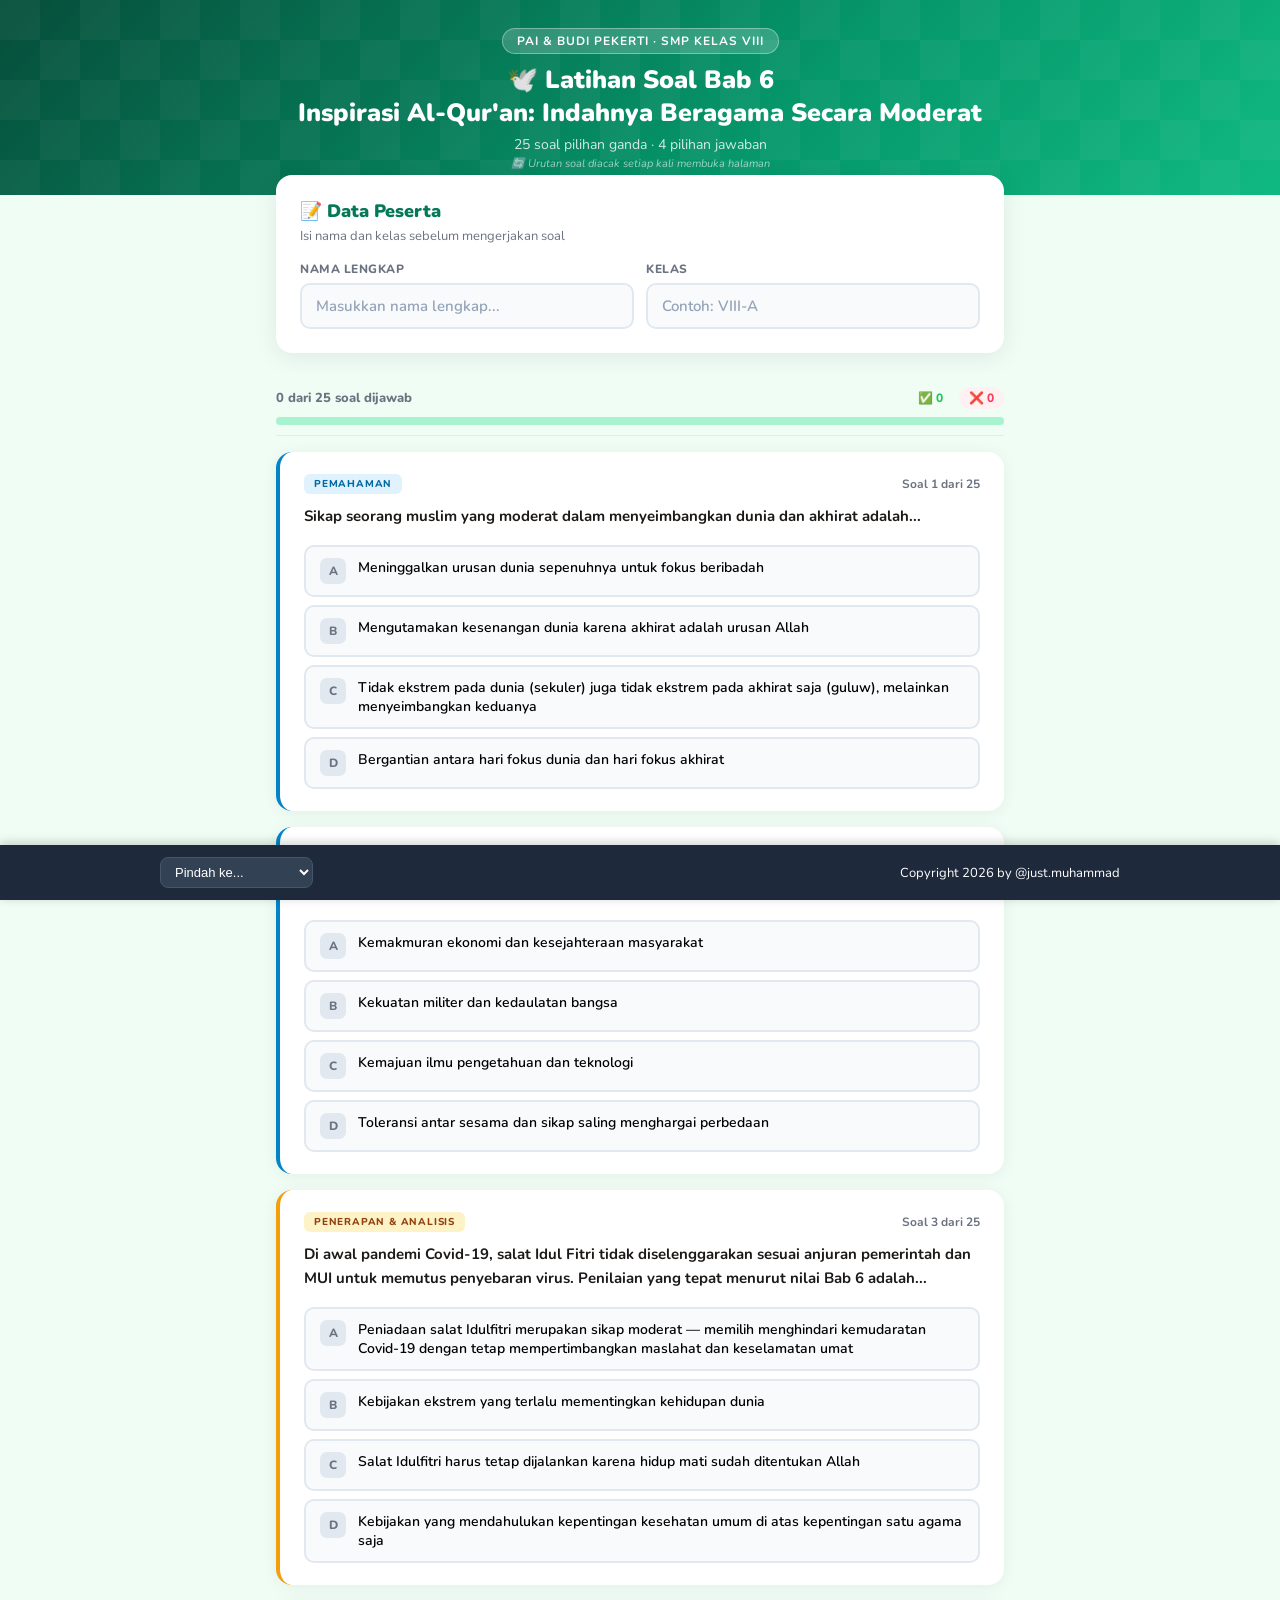
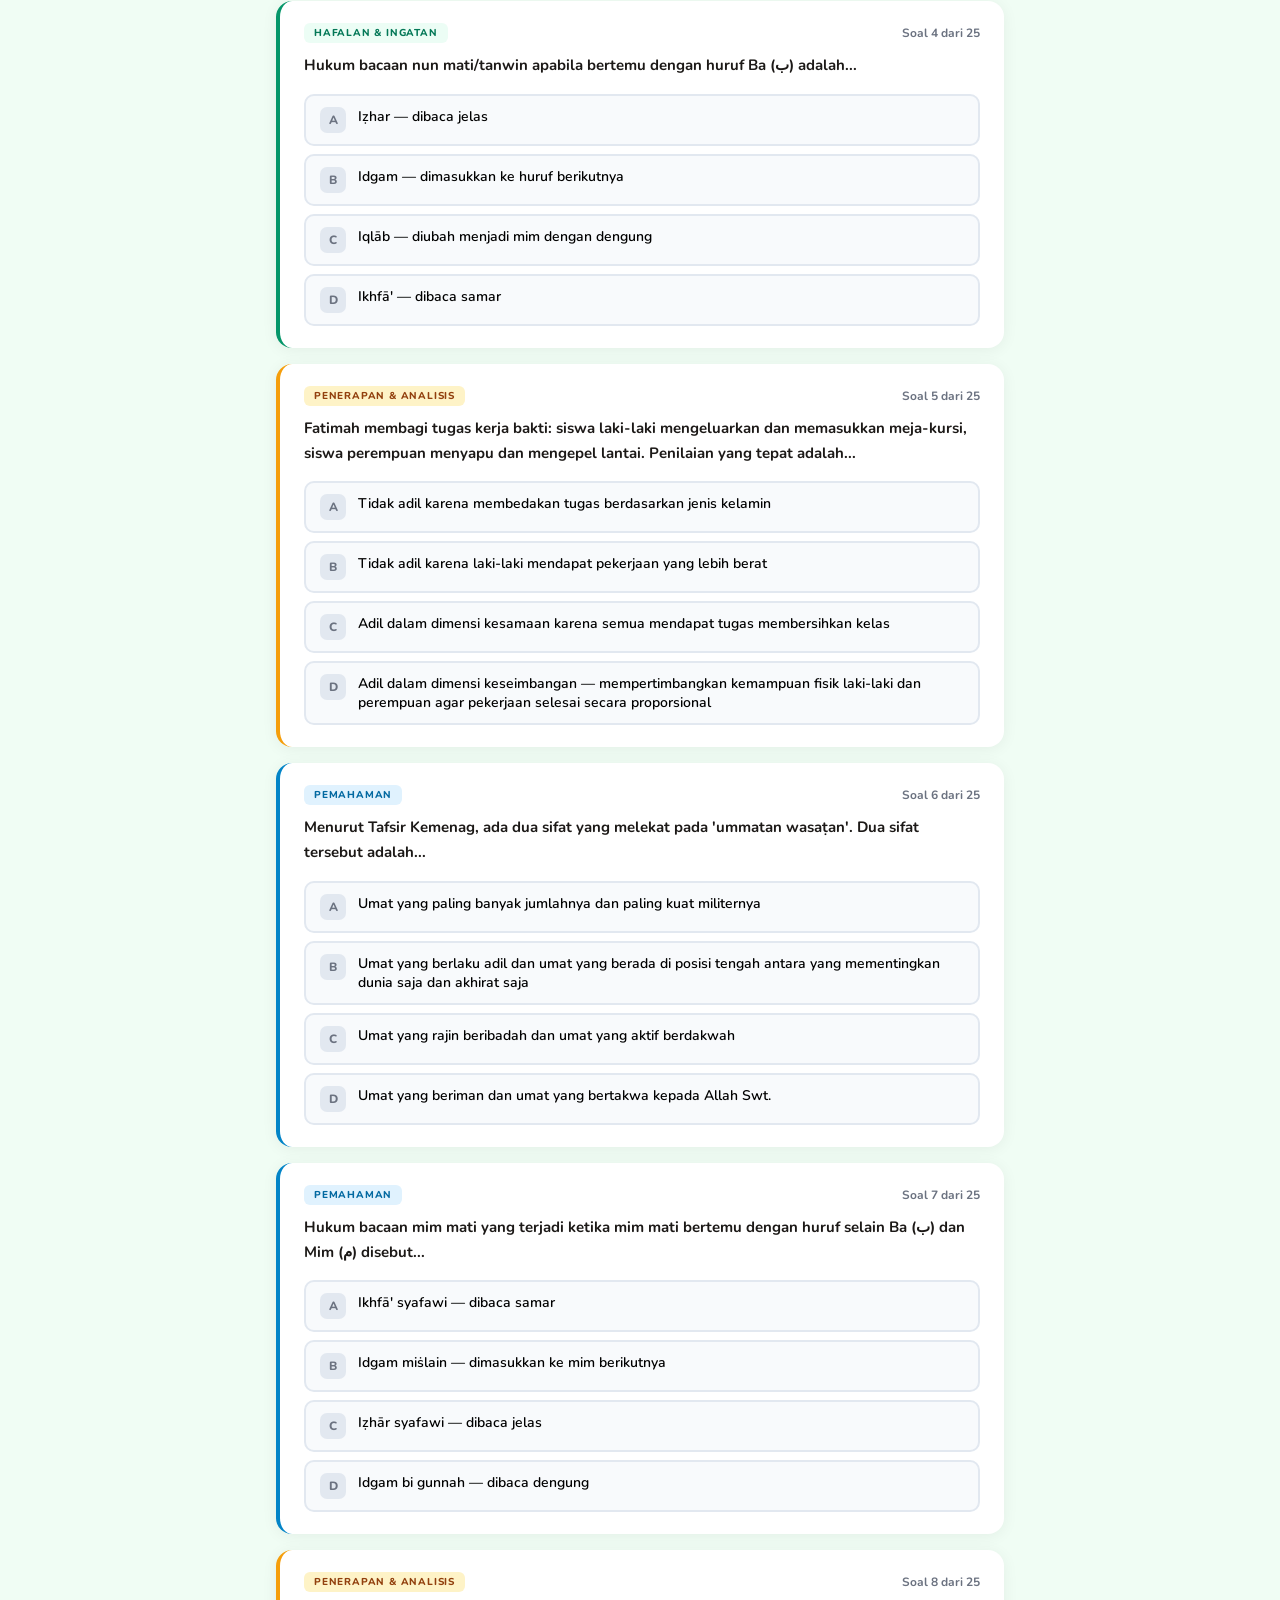
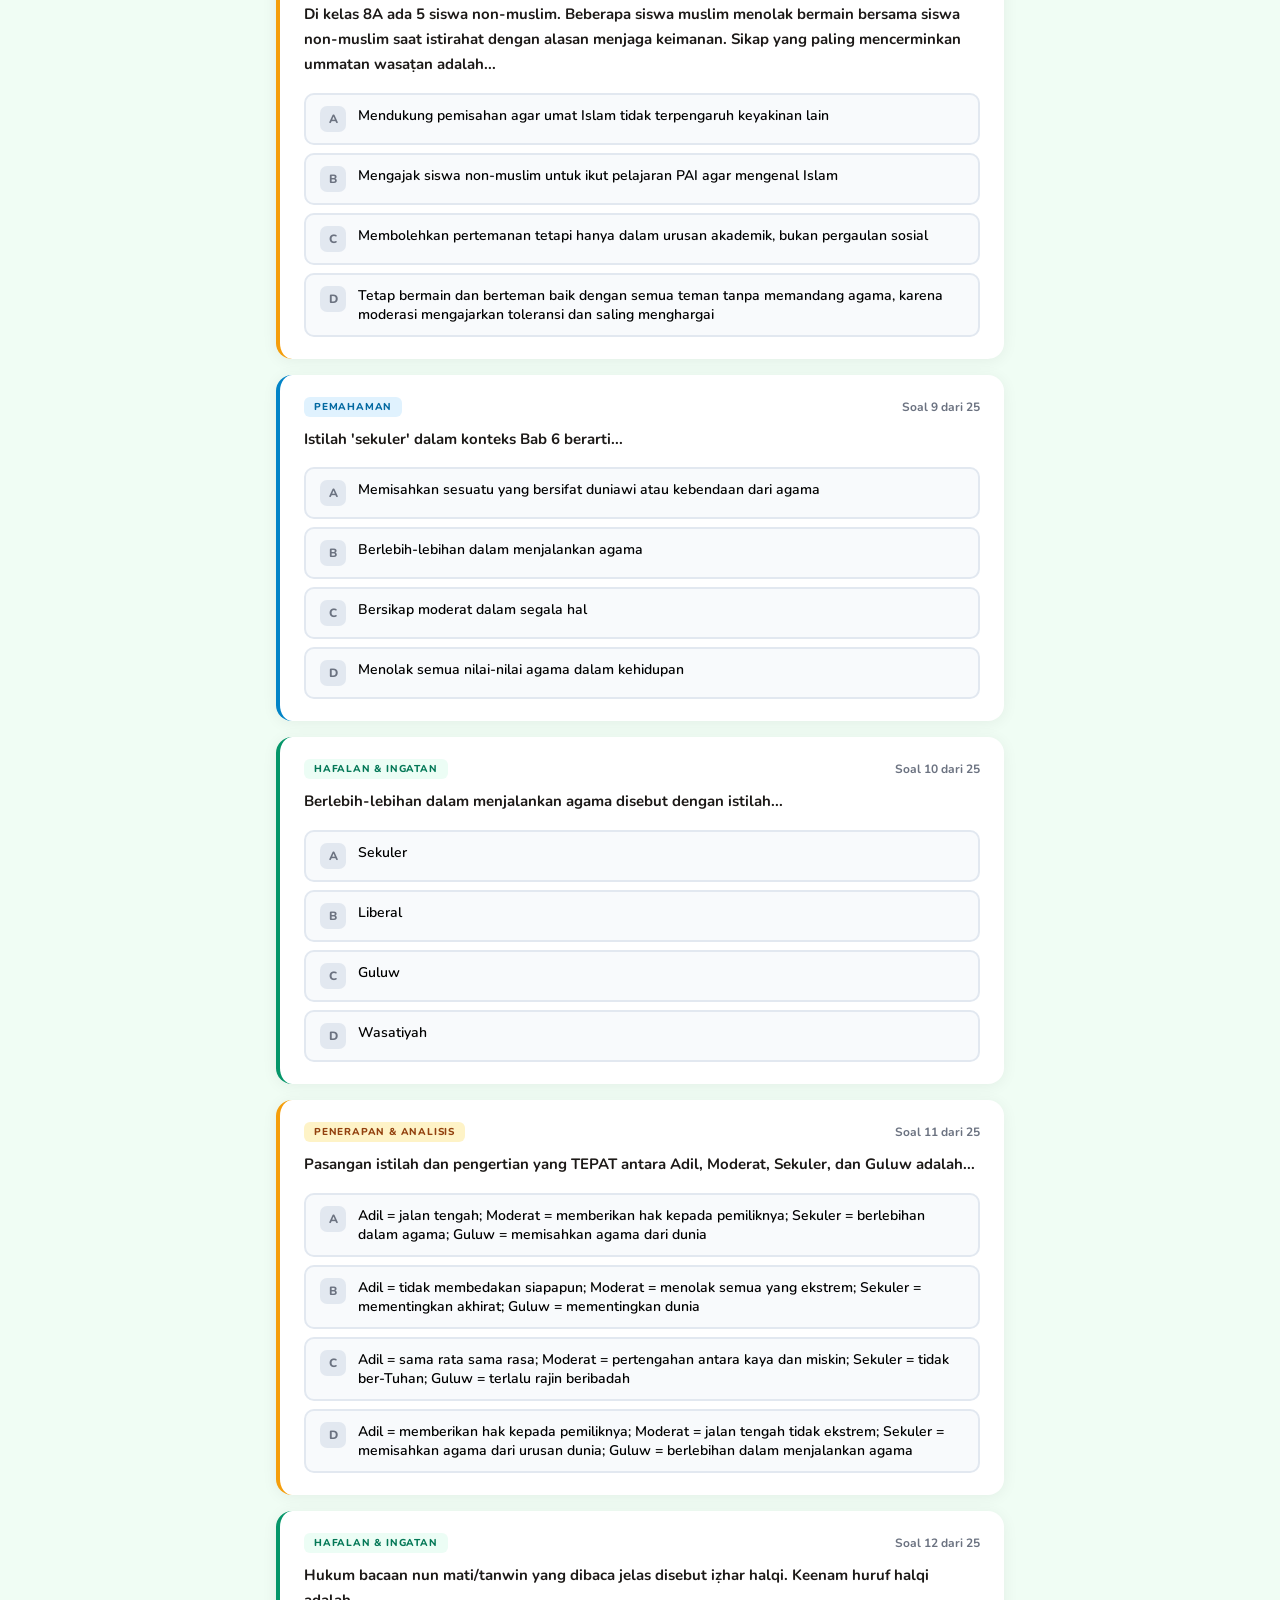
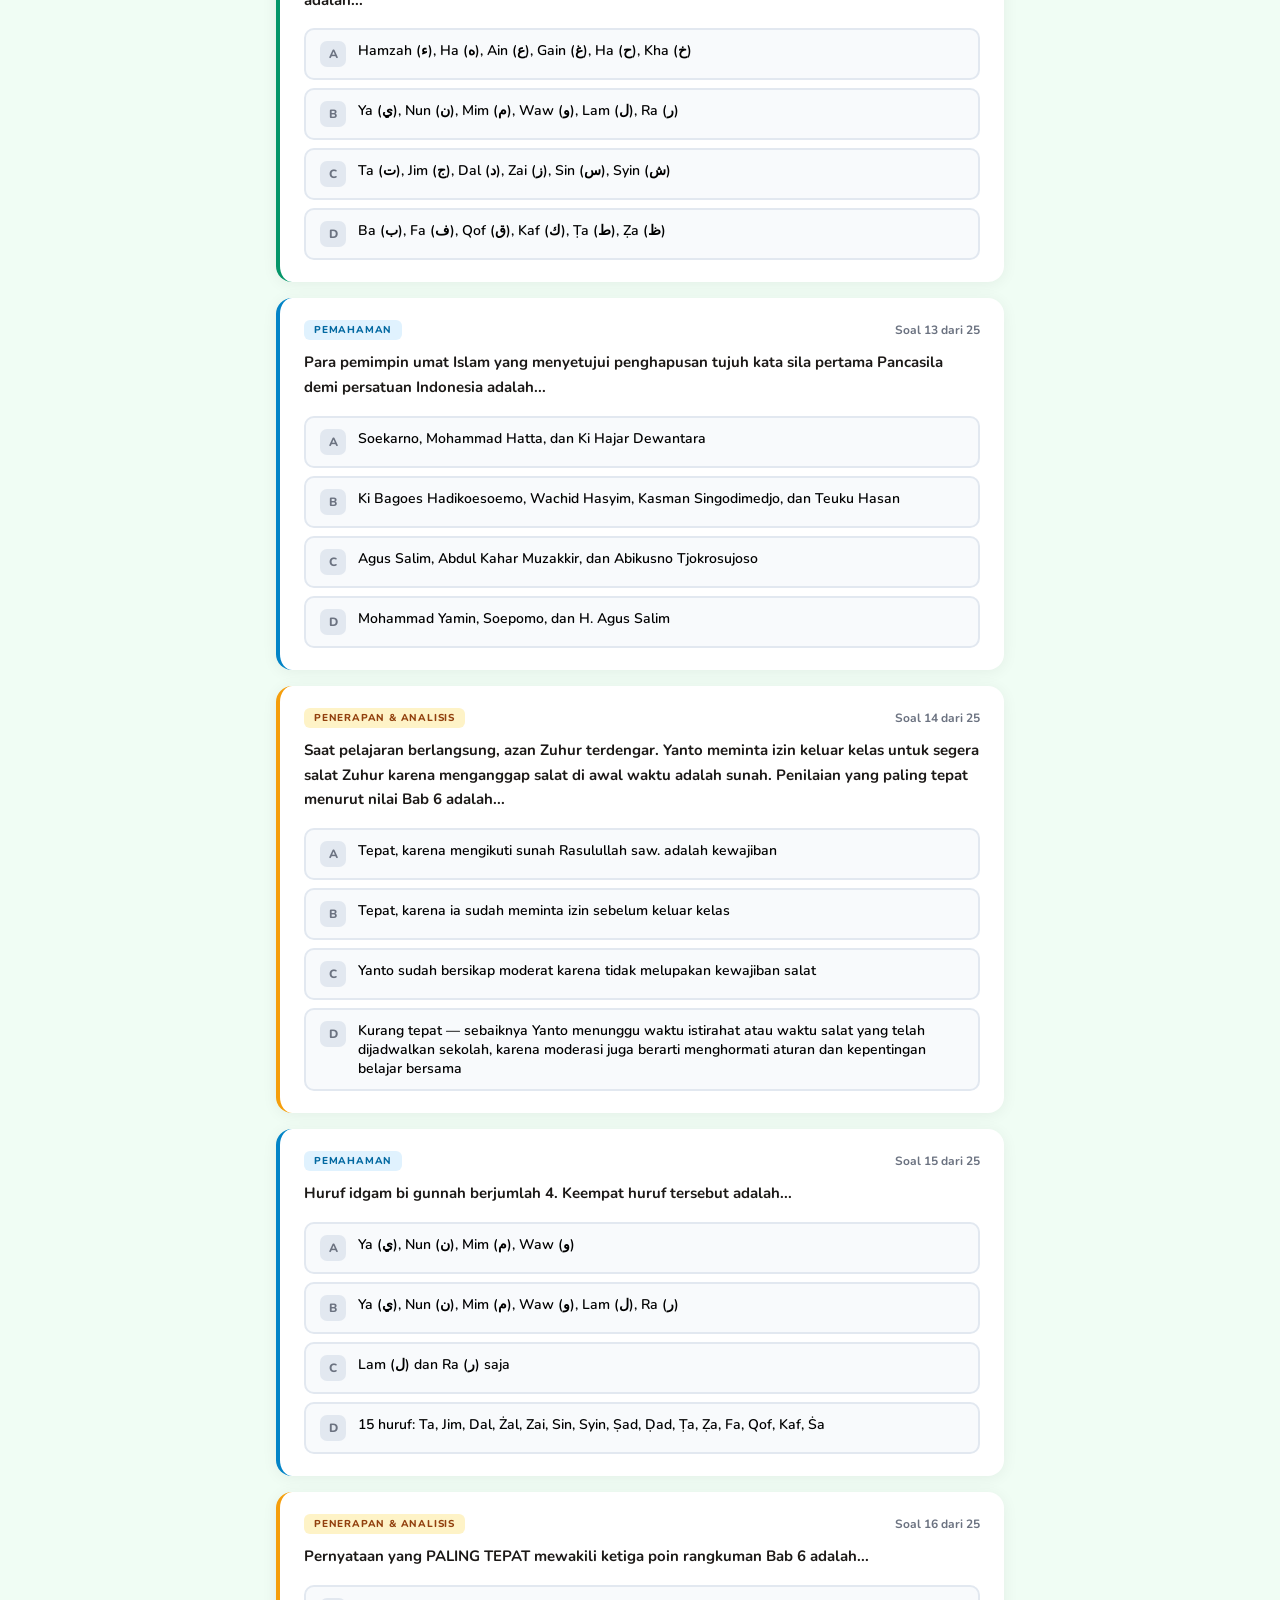
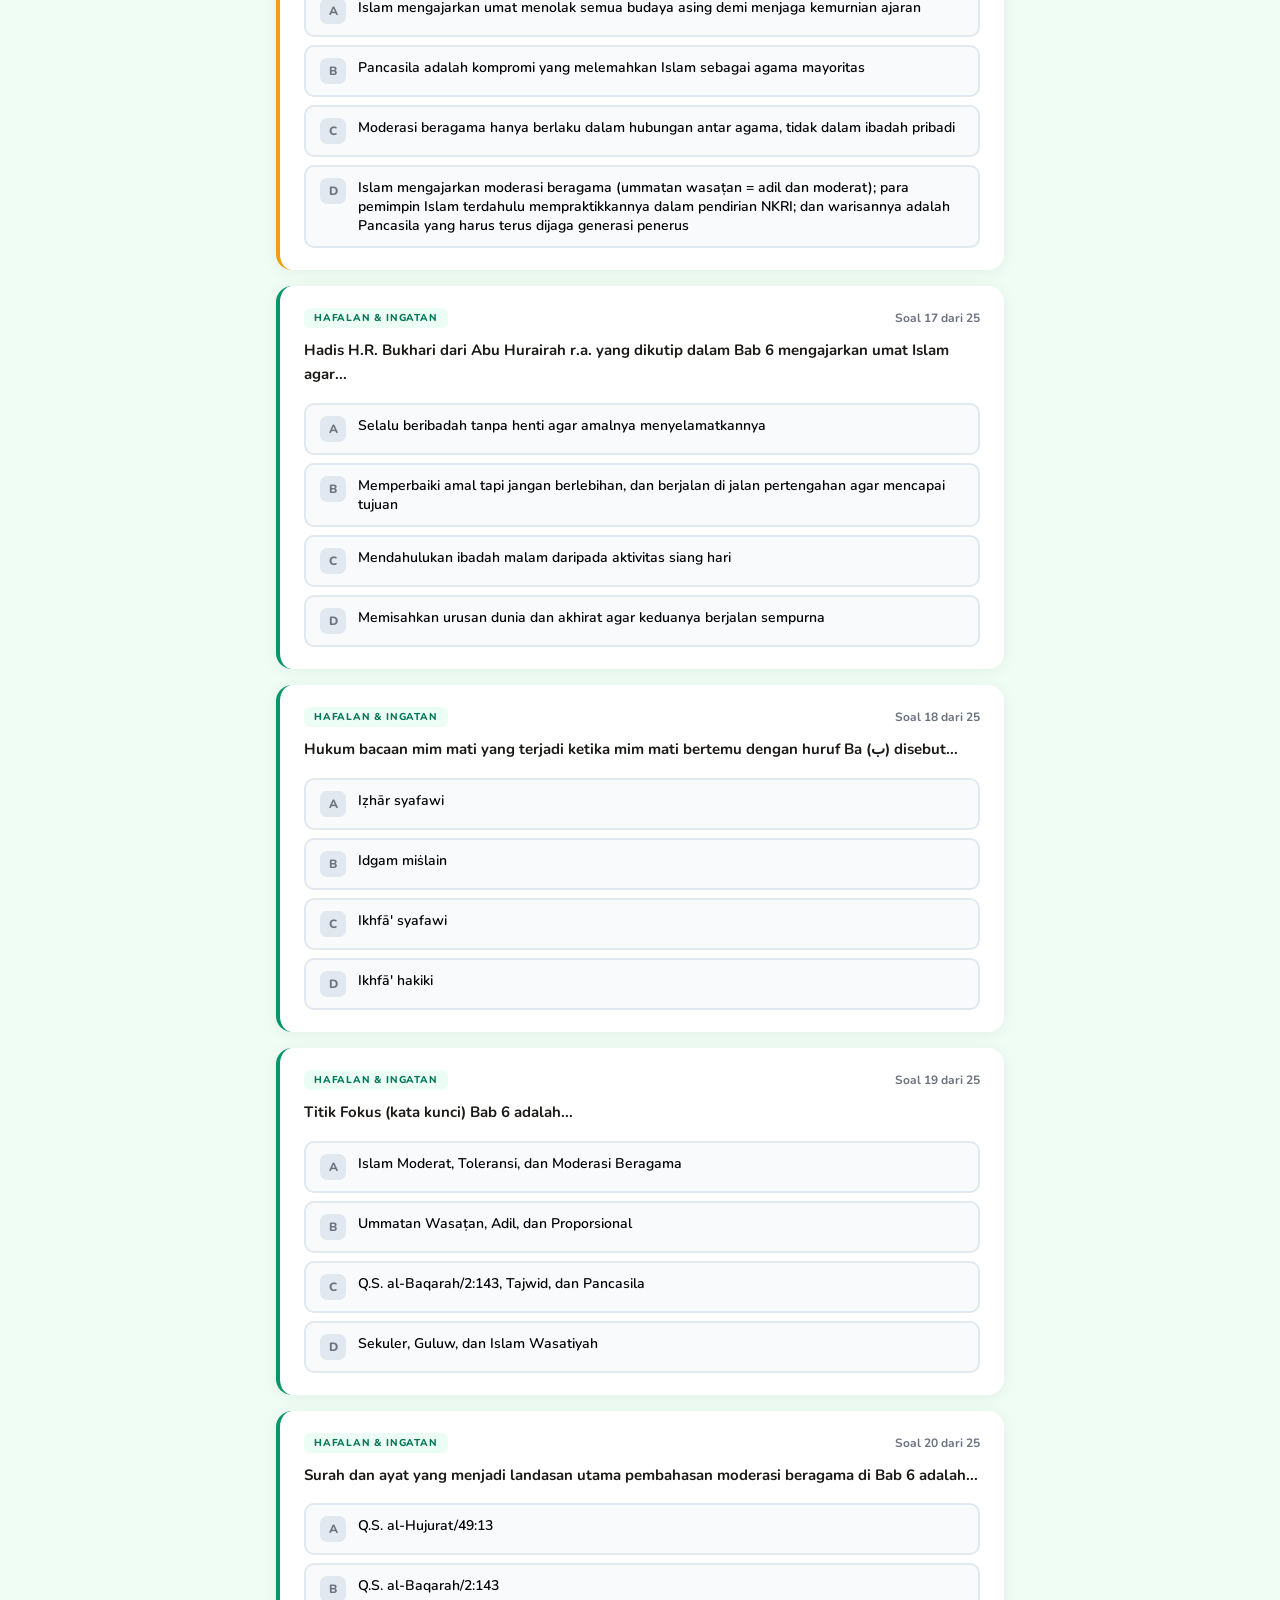
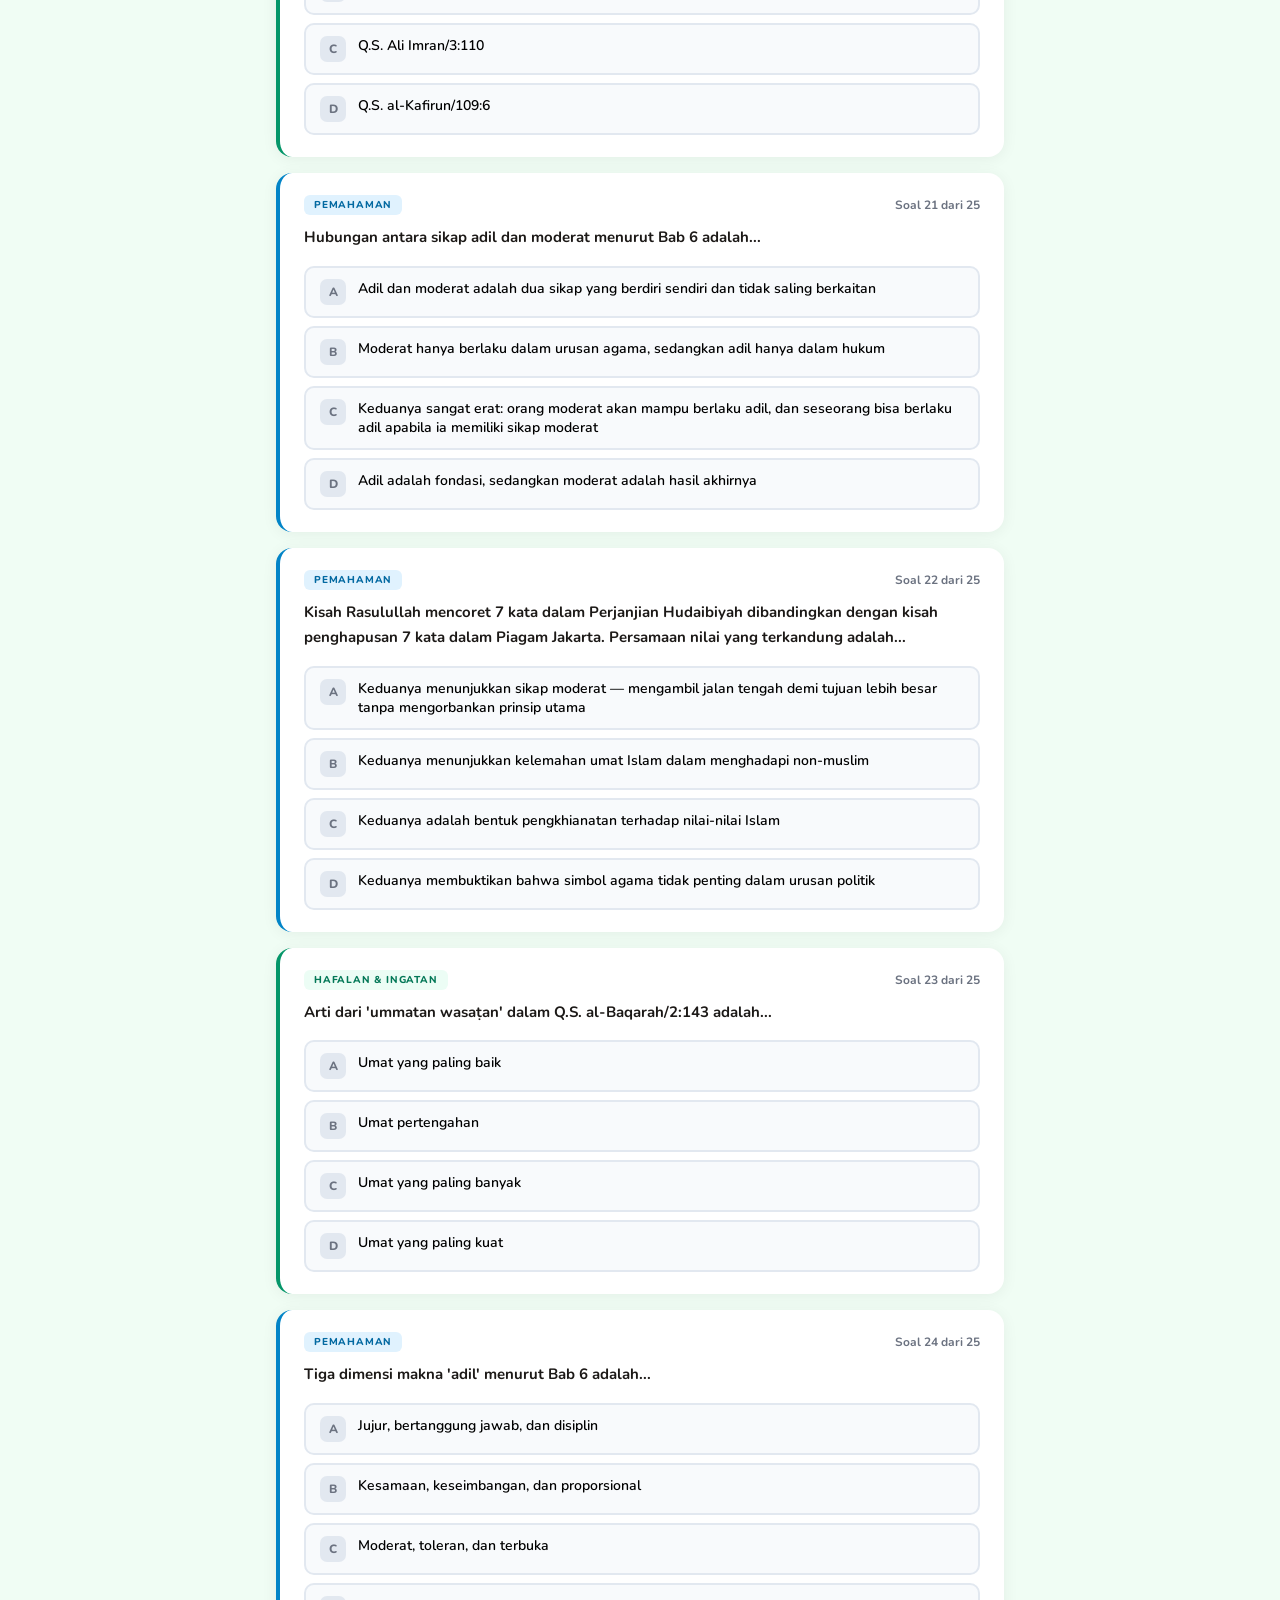
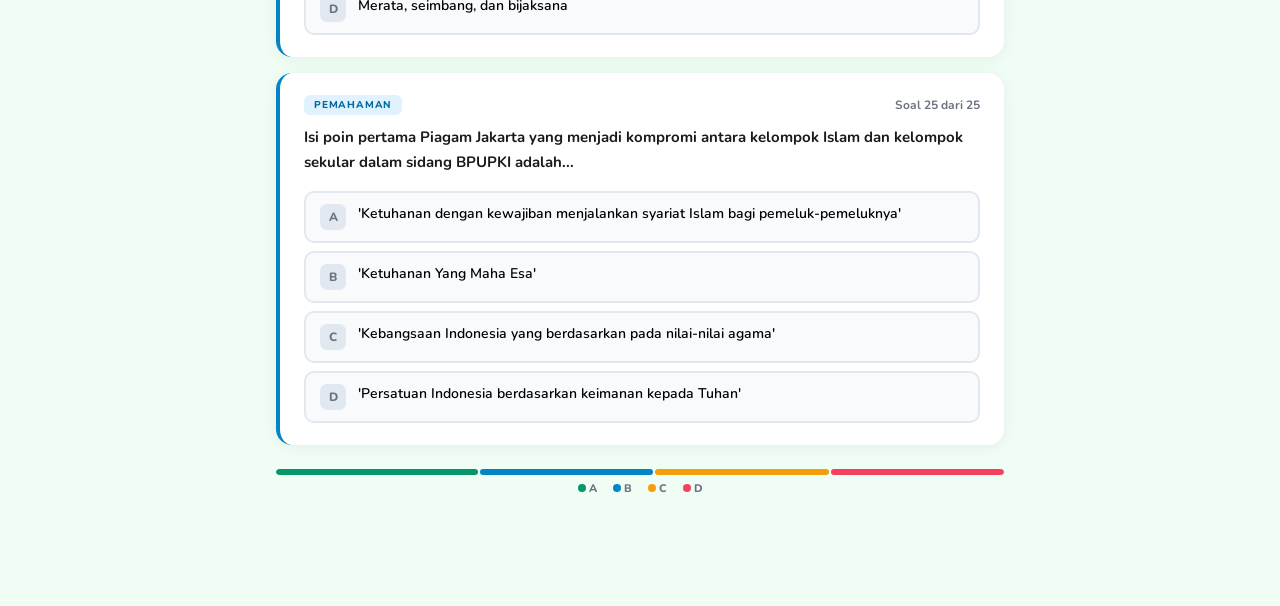
<file: bab6.html>
<!DOCTYPE html>
<html lang="id">
<head>
<meta charset="UTF-8">
<meta name="viewport" content="width=device-width, initial-scale=1.0">
<title>Latihan Soal – Bab 6 PAI Kelas VIII</title>
<link href="https://fonts.googleapis.com/css2?family=Nunito:wght@400;600;700;800;900&display=swap" rel="stylesheet">
<style>
  :root {
    --em:       #059669;
    --em-dk:    #047857;
    --em-lt:    #ecfdf5;
    --gold:     #f59e0b;
    --rose:     #f43f5e;
    --green:    #22c55e;
    --ink:      #1c1917;
    --muted:    #6b7280;
    --card:     #ffffff;
    --bg:       #f0fdf4;
    --radius:   16px;
  }
  *{box-sizing:border-box;margin:0;padding:0;}
  html{scroll-behavior:smooth;}
  body{font-family:'Nunito',sans-serif;background:var(--bg);color:var(--ink);min-height:100vh;}

  header{
    background:linear-gradient(135deg,#064e3b 0%,#059669 60%,#10b981 100%);
    color:#fff;padding:28px 24px 24px;text-align:center;
    position:relative;overflow:hidden;
  }
  header::before{
    content:'';position:absolute;inset:0;
    background:url("data:image/svg+xml,%3Csvg width='80' height='80' viewBox='0 0 80 80' xmlns='http://www.w3.org/2000/svg'%3E%3Cg fill='%23ffffff' fill-opacity='0.04'%3E%3Cpath d='M0 0h40v40H0zm40 40h40v40H40z'/%3E%3C/g%3E%3C/svg%3E");
  }
  .badge{
    display:inline-block;background:rgba(255,255,255,.18);
    border:1px solid rgba(255,255,255,.35);border-radius:99px;
    font-size:12px;font-weight:700;letter-spacing:1px;
    text-transform:uppercase;padding:4px 14px;margin-bottom:10px;
  }
  header h1{font-size:clamp(17px,3.8vw,25px);font-weight:900;line-height:1.3;position:relative;}
  header p{font-size:14px;opacity:.82;margin-top:6px;position:relative;}
  .shuffle-note{font-size:11px;opacity:.6;margin-top:2px;font-style:italic;}

  .container{max-width:760px;margin:0 auto;padding:0 16px 40px;}

  .identity-card{
    background:var(--card);border-radius:var(--radius);
    box-shadow:0 4px 24px rgba(0,0,0,.08);
    padding:24px;margin-top:-20px;position:relative;z-index:2;
  }
  .identity-card h2{font-size:18px;font-weight:900;color:var(--em-dk);margin-bottom:4px;}
  .identity-card .sub{font-size:13px;color:var(--muted);margin-bottom:16px;}
  .input-row{display:flex;gap:12px;flex-wrap:wrap;}
  .input-group{flex:1;min-width:200px;}
  .input-group label{
    display:block;font-size:12px;font-weight:800;
    color:var(--muted);text-transform:uppercase;letter-spacing:.5px;margin-bottom:6px;
  }
  .input-group input{
    width:100%;padding:11px 14px;border:2px solid #e2e8f0;
    border-radius:10px;font-family:'Nunito',sans-serif;
    font-size:15px;font-weight:600;color:var(--ink);
    transition:border-color .2s;background:#f8fafc;
  }
  .input-group input:focus{
    outline:none;border-color:var(--em);background:#fff;
    box-shadow:0 0 0 3px rgba(5,150,105,.12);
  }
  .input-group input::placeholder{color:#94a3b8;font-weight:600;}

  .progress-sticky{
    position:sticky;top:0;z-index:10;
    background:rgba(240,253,244,.92);backdrop-filter:blur(10px);
    -webkit-backdrop-filter:blur(10px);
    padding:14px 0 10px;margin-top:20px;
    border-bottom:1px solid rgba(5,150,105,.1);
  }
  .prog-top{display:flex;justify-content:space-between;align-items:center;margin-bottom:8px;}
  .prog-label{font-size:13px;font-weight:800;color:var(--muted);}
  .prog-chips{display:flex;gap:6px;}
  .prog-chip{font-size:12px;font-weight:800;padding:3px 10px;border-radius:99px;}
  .prog-chip.cg{background:#f0fdf4;color:var(--green);}
  .prog-chip.cr{background:#fff1f2;color:var(--rose);}
  .prog-bar{height:8px;background:#a7f3d0;border-radius:99px;overflow:hidden;}
  .prog-fill{
    height:100%;border-radius:99px;
    background:linear-gradient(90deg,var(--em),#10b981);
    transition:width .5s cubic-bezier(.4,0,.2,1);
  }
  .show-result-btn{
    display:none;margin-top:8px;
    padding:8px 16px;border-radius:8px;
    background:var(--em);color:#fff;
    font-family:'Nunito',sans-serif;font-size:13px;font-weight:800;
    border:none;cursor:pointer;transition:all .2s;
  }
  .show-result-btn:hover{background:var(--em-dk);}

  .q-card{
    background:var(--card);border-radius:var(--radius);
    box-shadow:0 2px 16px rgba(0,0,0,.06);
    margin-top:16px;padding:22px 24px;
    border-left:4px solid var(--em);
  }
  .q-card[data-type="Pemahaman"]{border-left-color:#0284c7;}
  .q-card[data-type="Penerapan & Analisis"]{border-left-color:var(--gold);}
  .q-card.answered-correct{border-left-color:var(--green);}
  .q-card.answered-wrong{border-left-color:var(--rose);}

  .q-header{display:flex;justify-content:space-between;align-items:center;margin-bottom:10px;flex-wrap:wrap;gap:6px;}
  .q-type-badge{
    font-size:10px;font-weight:800;letter-spacing:.8px;
    text-transform:uppercase;padding:3px 10px;border-radius:6px;
  }
  .q-type-badge.t-hafalan{background:var(--em-lt);color:var(--em-dk);}
  .q-type-badge.t-pemahaman{background:#e0f2fe;color:#0369a1;}
  .q-type-badge.t-penerapan{background:#fef3c7;color:#92400e;}
  .q-num{font-size:12px;font-weight:700;color:var(--muted);}
  .q-text{font-size:15px;font-weight:700;line-height:1.65;white-space:pre-line;margin-bottom:16px;}
  .q-arabic{
    font-size:22px;direction:rtl;text-align:right;
    line-height:2.2;color:var(--em-dk);background:var(--em-lt);
    border-radius:10px;padding:12px 18px;margin-bottom:16px;
  }

  .q-options{display:flex;flex-direction:column;gap:8px;}
  .opt-btn{
    display:flex;align-items:flex-start;gap:12px;
    background:#f8fafc;border:2px solid #e2e8f0;border-radius:10px;
    padding:11px 14px;cursor:pointer;
    font-family:'Nunito',sans-serif;font-size:14px;font-weight:600;
    text-align:left;transition:all .2s;width:100%;
  }
  .opt-btn:hover:not(:disabled){border-color:var(--em);background:var(--em-lt);transform:translateX(3px);}
  .opt-label{
    min-width:26px;height:26px;background:#e2e8f0;border-radius:7px;
    display:flex;align-items:center;justify-content:center;
    font-size:12px;font-weight:800;color:var(--muted);flex-shrink:0;transition:all .2s;
  }
  .opt-btn.correct{border-color:var(--green);background:#f0fdf4;}
  .opt-btn.correct .opt-label{background:var(--green);color:#fff;}
  .opt-btn.wrong{border-color:var(--rose);background:#fff1f2;}
  .opt-btn.wrong .opt-label{background:var(--rose);color:#fff;}
  .opt-btn.dimmed{opacity:.5;}
  .opt-btn:disabled{cursor:default;}

  .q-feedback{
    display:none;margin-top:14px;border-radius:10px;
    padding:12px 16px;font-size:13px;line-height:1.65;
  }
  .q-feedback.show{display:block;animation:slideUp .3s ease;}
  .q-feedback.fb-correct{background:#f0fdf4;border-left:4px solid var(--green);}
  .q-feedback.fb-wrong{background:#fff1f2;border-left:4px solid var(--rose);}
  .q-feedback strong{display:block;font-size:14px;margin-bottom:3px;}
  @keyframes slideUp{from{opacity:0;transform:translateY(8px);}to{opacity:1;transform:none;}}

  .result-overlay{
    display:none;position:fixed;inset:0;z-index:100;
    background:rgba(15,23,42,.6);backdrop-filter:blur(6px);
    -webkit-backdrop-filter:blur(6px);
    justify-content:center;align-items:center;padding:20px;
  }
  .result-overlay.show{display:flex;animation:fadeIn .4s ease;}
  @keyframes fadeIn{from{opacity:0;}to{opacity:1;}}

  .result-modal{
    background:var(--card);border-radius:20px;
    box-shadow:0 24px 64px rgba(0,0,0,.2);
    max-width:480px;width:100%;padding:36px 28px;
    text-align:center;position:relative;overflow:hidden;
    animation:modalPop .4s cubic-bezier(.2,.8,.3,1.2);
  }
  @keyframes modalPop{from{opacity:0;transform:scale(.85) translateY(30px);}to{opacity:1;transform:none;}}

  .result-modal .confetti-container{position:absolute;inset:0;pointer-events:none;overflow:hidden;}
  .confetti{position:absolute;top:-10px;opacity:0;animation:confettiFall linear forwards;}
  @keyframes confettiFall{
    0%{opacity:1;transform:translateY(0) rotate(0deg) scale(1);}
    80%{opacity:1;}
    100%{opacity:0;transform:translateY(420px) rotate(720deg) scale(.5);}
  }

  .r-emoji{font-size:56px;position:relative;}
  .r-greeting{font-size:14px;color:var(--muted);margin-top:12px;font-weight:700;}
  .r-name{font-size:24px;font-weight:900;color:var(--ink);margin:4px 0 0;}
  .r-class{font-size:13px;color:var(--em);font-weight:700;margin-bottom:20px;}
  .r-score-wrap{background:var(--bg);border-radius:14px;padding:20px;margin-bottom:20px;}
  .r-score-label{font-size:12px;font-weight:800;color:var(--muted);text-transform:uppercase;letter-spacing:.5px;}
  .r-score{font-size:52px;font-weight:900;color:var(--em);line-height:1.1;}
  .r-score span{font-size:20px;font-weight:700;color:var(--muted);}
  .r-stats{display:flex;gap:10px;justify-content:center;margin-top:14px;}
  .r-stat{background:#fff;border-radius:10px;padding:10px 16px;font-size:12px;font-weight:700;color:var(--muted);}
  .r-stat b{display:block;font-size:20px;font-weight:900;}
  .r-stat.sg b{color:var(--green);}
  .r-stat.sr b{color:var(--rose);}

  .r-predikat{display:inline-block;padding:6px 20px;border-radius:99px;font-weight:800;font-size:14px;margin-bottom:16px;}
  .r-motivasi{
    font-size:14px;line-height:1.7;color:var(--muted);
    background:#f8fafc;border-radius:12px;padding:14px 18px;
    margin-bottom:24px;text-align:left;
  }
  .r-motivasi strong{color:var(--ink);}

  .r-btns{display:flex;flex-direction:column;gap:10px;}
  .btn{
    padding:13px 24px;border-radius:12px;font-family:'Nunito',sans-serif;
    font-size:15px;font-weight:800;border:none;cursor:pointer;transition:all .2s;
  }
  .btn-primary{background:var(--em);color:#fff;box-shadow:0 4px 12px rgba(5,150,105,.3);}
  .btn-primary:hover{background:var(--em-dk);transform:translateY(-2px);}
  .btn-outline{background:transparent;color:var(--muted);border:2px solid #e2e8f0;}
  .btn-outline:hover{border-color:var(--em);color:var(--em);}

  .dist-bar{
    display:flex;height:6px;border-radius:99px;overflow:hidden;
    margin-top:24px;gap:2px;
  }
  .dist-bar div{height:100%;border-radius:99px;transition:width .4s;}
  .dist-legend{
    display:flex;justify-content:center;gap:16px;margin-top:6px;
    font-size:11px;font-weight:800;color:var(--muted);
  }
  .dist-legend span{display:flex;align-items:center;gap:3px;}
  .dist-legend i{width:8px;height:8px;border-radius:50%;display:inline-block;}

  @media(max-width:500px){
    .q-card{padding:16px 14px;}
    .opt-btn{padding:10px 12px;font-size:13px;}
    .result-modal{padding:20px 16px; max-width:85vw; max-height:calc(100vh - 40px); overflow-y:auto;}
    .r-emoji{font-size:48px;}
    .r-name{font-size:20px;}
    .r-score{font-size:42px;}
    .r-motivasi{font-size:13px;}
    .r-score-wrap{padding:14px;}
    .r-stat{padding:8px 12px; font-size:11px;}
    .r-stat b{font-size:18px;}
    .r-predikat{padding:4px 16px; font-size:13px;}
    .r-btns{gap:8px;}
    .btn{padding:11px 20px; font-size:14px;}
    .identity-card{padding:18px 16px;}
  }

  /* --- PERBAIKAN FOOTER BY MENTOR --- */
.main-footer {
    background-color: #1e293b !important; /* Warna gelap modern */
    color: white !important;
    padding: 12px 0 !important;
    position: fixed !important;
    bottom: 0 !important;
    left: 0 !important;
    width: 100% !important;
    z-index: 9999 !important; /* Supaya tidak tertutup elemen soal */
    box-shadow: 0 -2px 10px rgba(0,0,0,0.2);
    font-family: 'Nunito', sans-serif;
}

.footer-container {
    display: flex !important;
    /* Baris di bawah ini adalah kuncinya! */
    justify-content: space-between !important; 
    align-items: center !important;
    max-width: 1000px;
    margin: 0 auto !important;
    padding: 0 20px !important;
}

.footer-left select {
    padding: 6px 10px !important;
    border-radius: 8px !important;
    border: 1px solid #475569 !important;
    background: #334155 !important;
    color: white !important;
    cursor: pointer;
    font-size: 13px;
}

.footer-right p {
    margin: 0 !important;
    font-size: 13px !important;
    text-align: right !important; /* Memastikan teks rata kanan */
    white-space: nowrap; /* Mencegah teks turun ke bawah/terpotong */
}

/* Supaya konten soal paling bawah tidak tertutup footer */
body {
    padding-bottom: 70px !important;
}
</style>
</head>
<body>

<header>
  <div class="badge">PAI & Budi Pekerti · SMP Kelas VIII</div>
  <h1>🕊️ Latihan Soal Bab 6<br>Inspirasi Al-Qur'an: Indahnya Beragama Secara Moderat</h1>
  <p>25 soal pilihan ganda · 4 pilihan jawaban</p>
  <p class="shuffle-note">🔄 Urutan soal diacak setiap kali membuka halaman</p>
</header>

<div class="container">
  <section class="identity-card">
    <h2>📝 Data Peserta</h2>
    <p class="sub">Isi nama dan kelas sebelum mengerjakan soal</p>
    <div class="input-row">
      <div class="input-group">
        <label for="inp-nama">Nama Lengkap</label>
        <input type="text" id="inp-nama" placeholder="Masukkan nama lengkap...">
      </div>
      <div class="input-group">
        <label for="inp-kelas">Kelas</label>
        <input type="text" id="inp-kelas" placeholder="Contoh: VIII-A">
      </div>
    </div>
  </section>

  <div class="progress-sticky">
    <div class="prog-top">
      <span class="prog-label" id="prog-label">0 dari 25 soal dijawab</span>
      <div class="prog-chips">
        <span class="prog-chip cg" id="chip-g">✅ 0</span>
        <span class="prog-chip cr" id="chip-r">❌ 0</span>
      </div>
    </div>
    <div class="prog-bar"><div class="prog-fill" id="prog-fill" style="width:0%"></div></div>
    <button class="show-result-btn" id="btn-show-result" onclick="openResult()">🎉 Lihat Hasil</button>
  </div>

  <div id="questions-container"></div>

  <div style="margin-top:24px;">
    <div class="dist-bar" id="dist-bar"></div>
    <div class="dist-legend">
      <span><i style="background:var(--em)"></i>A</span>
      <span><i style="background:#0284c7"></i>B</span>
      <span><i style="background:var(--gold)"></i>C</span>
      <span><i style="background:var(--rose)"></i>D</span>
    </div>
  </div>
</div>

<div class="result-overlay" id="result-overlay">
  <div class="result-modal">
    <div class="confetti-container" id="confetti-box"></div>
    <div class="r-emoji" id="r-emoji"></div>
    <div class="r-greeting">Selamat!</div>
    <div class="r-name" id="r-name"></div>
    <div class="r-class" id="r-class"></div>
    <div class="r-score-wrap">
      <div class="r-score-label">Skor Kamu</div>
      <div class="r-score"><span id="r-score"></span><span>/100</span></div>
      <div class="r-stats">
        <div class="r-stat sg"><b id="r-correct">0</b>Benar</div>
        <div class="r-stat sr"><b id="r-wrong">0</b>Salah</div>
      </div>
    </div>
    <div class="r-predikat" id="r-predikat"></div>
    <div class="r-motivasi" id="r-motivasi"></div>
    <div class="r-btns">
      <button class="btn btn-outline" onclick="closeResult()">Tinjau Jawaban Saya</button>
      <button class="btn btn-primary" onclick="restart()">🔁 Ulangi Latihan</button>
    </div>
  </div>
</div>

<script>
// ═══════════════════════════════════════════════════════
// DATA SOAL — kunci jawaban diseimbangkan:
// Pola: A=7, B=6, C=6, D=6
// Tidak ada dua soal berurutan jawabannya sama (setelah acak)
// ═══════════════════════════════════════════════════════
const questions = [
  // ── Soal 1 → Jawaban A ──
  {
    type:"Hafalan & Ingatan",
    text:"Titik Fokus (kata kunci) Bab 6 adalah...",
    options:["Islam Moderat, Toleransi, dan Moderasi Beragama","Ummatan Wasaṭan, Adil, dan Proporsional","Q.S. al-Baqarah/2:143, Tajwid, dan Pancasila","Sekuler, Guluw, dan Islam Wasatiyah"],
    answer:0,
    explanation:"Titik Fokus (Kata Kunci) Bab 6 adalah 'Islam Moderat, Toleransi, dan Moderasi Beragama.' Ketiganya merangkum isi bab yang membahas makna ummatan wasaṭan dalam Q.S. al-Baqarah/2:143, dimensi adil dan moderat, serta kaitannya dengan sejarah Pancasila dan kehidupan berbangsa."
  },
  // ── Soal 2 → Jawaban B ──
  {
    type:"Hafalan & Ingatan",
    text:"Surah dan ayat yang menjadi landasan utama pembahasan moderasi beragama di Bab 6 adalah...",
    options:["Q.S. al-Hujurat/49:13","Q.S. al-Baqarah/2:143","Q.S. Ali Imran/3:110","Q.S. al-Kafirun/109:6"],
    answer:1,
    explanation:"Landasan utama Bab 6 adalah Q.S. al-Baqarah/2:143 yang memuat kalimat 'ummatan wasaṭan' (umat pertengahan). Terjemahnya: 'Dan demikian pula Kami telah menjadikan kamu (umat Islam) umat pertengahan agar kamu menjadi saksi atas (perbuatan) manusia...'"
  },
  // ── Soal 3 → Jawaban B ──
  {
    type:"Hafalan & Ingatan",
    text:"Arti dari 'ummatan wasaṭan' dalam Q.S. al-Baqarah/2:143 adalah...",
    options:["Umat yang paling baik","Umat pertengahan","Umat yang paling banyak","Umat yang paling kuat"],
    answer:1,
    explanation:"Kata kunci dalam Q.S. al-Baqarah/2:143 adalah 'ummatan wasaṭan' yang berarti 'umat pertengahan.' Ayat ini menunjukkan bahwa ajaran Islam bersifat wasaṭ (moderat), sehingga umat yang mengamalkan ajaran Islam adalah umat moderat."
  },
  // ── Soal 4 → Jawaban C ──
  {
    type:"Hafalan & Ingatan",
    text:"Hukum bacaan nun mati/tanwin apabila bertemu dengan huruf Ba (ب) adalah...",
    options:["Iẓhar — dibaca jelas","Idgam — dimasukkan ke huruf berikutnya","Iqlāb — diubah menjadi mim dengan dengung","Ikhfā' — dibaca samar"],
    answer:2,
    explanation:"Iqlāb berarti mengubah bentuk sesuatu dari asalnya. Nun mati atau tanwin dibaca iqlāb apabila bertemu dengan huruf Ba (ب). Cara membacanya: mengubah nun mati/tanwin menjadi mim (م) dengan disertai dengung."
  },
  // ── Soal 5 → Jawaban A ──
  {
    type:"Hafalan & Ingatan",
    text:"Hukum bacaan nun mati/tanwin yang dibaca jelas disebut iẓhar halqi. Keenam huruf halqi adalah...",
    options:["Hamzah (ء), Ha (ه), Ain (ع), Gain (غ), Ha (ح), Kha (خ)","Ya (ي), Nun (ن), Mim (م), Waw (و), Lam (ل), Ra (ر)","Ta (ت), Jim (ج), Dal (د), Zai (ز), Sin (س), Syin (ش)","Ba (ب), Fa (ف), Qof (ق), Kaf (ك), Ṭa (ط), Ẓa (ظ)"],
    answer:0,
    explanation:"Iẓhar halqi terjadi apabila nun mati/tanwin bertemu dengan enam huruf halqi: Hamzah (ء), Ha (ه), Ain (ع), Gain (غ), Ha (ح), dan Kha (خ). Jika bertemu salah satu huruf ini, nun mati/tanwin dibaca jelas. Pilihan B adalah huruf-huruf idgam."
  },
  // ── Soal 6 → Jawaban C ──
  {
    type:"Hafalan & Ingatan",
    text:"Berlebih-lebihan dalam menjalankan agama disebut dengan istilah...",
    options:["Sekuler","Liberal","Guluw","Wasatiyah"],
    answer:2,
    explanation:"Guluw adalah istilah yang berarti berlebih-lebihan atau melampaui batas dalam menjalankan agama. Lawan dari guluw adalah sekuler — memisahkan hal duniawi dari agama. Keduanya (sekuler dan guluw) sama-sama berada pada sikap ekstrem, tidak sesuai dengan semangat ummatan wasaṭan."
  },
  // ── Soal 7 → Jawaban C ──
  {
    type:"Hafalan & Ingatan",
    text:"Hukum bacaan mim mati yang terjadi ketika mim mati bertemu dengan huruf Ba (ب) disebut...",
    options:["Iẓhār syafawi","Idgam miṡlain","Ikhfā' syafawi","Ikhfā' hakiki"],
    answer:2,
    explanation:"Ikhfā' syafawi terjadi apabila ada huruf mim mati bertemu dengan huruf Ba (ب). Kata 'syafawi' berarti bibir. Cara membaca: huruf mim mati disembunyikan/dibaca samar antara jelas dan berdengung. Berbeda dengan idgam miṡlain (mim bertemu mim) dan iẓhār syafawi (mim bertemu selain ba dan mim)."
  },
  // ── Soal 8 → Jawaban B ──
  {
    type:"Hafalan & Ingatan",
    text:"Hadis H.R. Bukhari dari Abu Hurairah r.a. yang dikutip dalam Bab 6 mengajarkan umat Islam agar...",
    options:["Selalu beribadah tanpa henti agar amalnya menyelamatkannya","Memperbaiki amal tapi jangan berlebihan, dan berjalan di jalan pertengahan agar mencapai tujuan","Mendahulukan ibadah malam daripada aktivitas siang hari","Memisahkan urusan dunia dan akhirat agar keduanya berjalan sempurna"],
    answer:1,
    explanation:"Hadis H.R. Bukhari dari Abu Hurairah r.a.: 'Maka perbaikilah, tetapi jangan berlebihan, bersegeralah di pagi dan siang hari. Bantulah itu dengan akhir-akhir waktu malam. Berjalanlah pertengahan, berjalanlah pertengahan agar kalian mencapai tujuan.' Hadis ini mengajarkan sikap moderat dalam segala hal."
  },
  // ── Soal 9 → Jawaban B ──
  {
    type:"Pemahaman",
    text:"Menurut Tafsir Kemenag, ada dua sifat yang melekat pada 'ummatan wasaṭan'. Dua sifat tersebut adalah...",
    options:["Umat yang paling banyak jumlahnya dan paling kuat militernya","Umat yang berlaku adil dan umat yang berada di posisi tengah antara yang mementingkan dunia saja dan akhirat saja","Umat yang rajin beribadah dan umat yang aktif berdakwah","Umat yang beriman dan umat yang bertakwa kepada Allah Swt."],
    answer:1,
    explanation:"Menurut Tafsir Lengkap Kemenag, dua sifat ummatan wasaṭan: Pertama, umat yang berlaku adil — menegakkan keadilan dan kebenaran. Kedua, umat yang berada di posisi tengah antara orang-orang yang mementingkan keduniaan dalam kehidupannya dan orang-orang yang mementingkan akhirat saja."
  },
  // ── Soal 10 → Jawaban B ──
  {
    type:"Pemahaman",
    text:"Tiga dimensi makna 'adil' menurut Bab 6 adalah...",
    options:["Jujur, bertanggung jawab, dan disiplin","Kesamaan, keseimbangan, dan proporsional","Moderat, toleran, dan terbuka","Merata, seimbang, dan bijaksana"],
    answer:1,
    explanation:"Adil memiliki tiga dimensi: (1) Kesamaan — perlakuan sama kepada semua orang tanpa membedakan latar belakang; (2) Keseimbangan — memberi fasilitas khusus agar terjadi keseimbangan (misal: jalur kursi roda untuk difabel); (3) Proporsional — menempatkan segala sesuatu pada tempatnya / memberikan hak kepada pemiliknya."
  },
  // ── Soal 11 → Jawaban C ──
  {
    type:"Pemahaman",
    text:"Sikap seorang muslim yang moderat dalam menyeimbangkan dunia dan akhirat adalah...",
    options:["Meninggalkan urusan dunia sepenuhnya untuk fokus beribadah","Mengutamakan kesenangan dunia karena akhirat adalah urusan Allah","Tidak ekstrem pada dunia (sekuler) juga tidak ekstrem pada akhirat saja (guluw), melainkan menyeimbangkan keduanya","Bergantian antara hari fokus dunia dan hari fokus akhirat"],
    answer:2,
    explanation:"Dengan bersikap moderat, seorang muslim tidak akan sekuler (hanya mengejar dunia) dan tidak guluw (berlebihan dalam agama hingga melepas kenikmatan duniawi). Seorang muslim moderat berada di jalan tengah dengan menyeimbangkan keduanya."
  },
  // ── Soal 12 → Jawaban C ──
  {
    type:"Pemahaman",
    text:"Hukum bacaan mim mati yang terjadi ketika mim mati bertemu dengan huruf selain Ba (ب) dan Mim (م) disebut...",
    options:["Ikhfā' syafawi — dibaca samar","Idgam miṡlain — dimasukkan ke mim berikutnya","Iẓhār syafawi — dibaca jelas","Idgam bi gunnah — dibaca dengung"],
    answer:2,
    explanation:"Iẓhār syafawi terjadi apabila ada huruf mim mati bertemu dengan huruf selain Ba (ب) dan Mim (م). Cara membacanya: huruf mim mati dibaca jelas. Tiga hukum mim mati: (1) Ikhfā' syafawi → bertemu Ba; (2) Idgam miṡlain → bertemu Mim; (3) Iẓhār syafawi → bertemu selain keduanya."
  },
  // ── Soal 13 → Jawaban C ──
  {
    type:"Pemahaman",
    text:"Hubungan antara sikap adil dan moderat menurut Bab 6 adalah...",
    options:["Adil dan moderat adalah dua sikap yang berdiri sendiri dan tidak saling berkaitan","Moderat hanya berlaku dalam urusan agama, sedangkan adil hanya dalam hukum","Keduanya sangat erat: orang moderat akan mampu berlaku adil, dan seseorang bisa berlaku adil apabila ia memiliki sikap moderat","Adil adalah fondasi, sedangkan moderat adalah hasil akhirnya"],
    answer:2,
    explanation:"Adil dan moderat memiliki keterkaitan makna yang sangat erat. Orang yang moderat akan mampu berlaku adil — ia menempatkan urusan dunia dan akhirat secara seimbang dan proporsional. Sebaliknya, seseorang bisa berlaku adil apabila ia memiliki sikap moderat — tetap berlaku adil meski berbeda pandangan."
  },
  // ── Soal 14 → Jawaban A ──
  {
    type:"Pemahaman",
    text:"Istilah 'sekuler' dalam konteks Bab 6 berarti...",
    options:["Memisahkan sesuatu yang bersifat duniawi atau kebendaan dari agama","Berlebih-lebihan dalam menjalankan agama","Bersikap moderat dalam segala hal","Menolak semua nilai-nilai agama dalam kehidupan"],
    answer:0,
    explanation:"Sekuler adalah sikap memisahkan sesuatu yang bersifat duniawi atau kebendaan dari agama. Ini adalah salah satu kutub ekstrem — berlawanan dengan guluw (berlebihan dalam agama). Keduanya (sekuler dan guluw) sama-sama tidak sesuai dengan semangat ummatan wasaṭan yang mengajarkan jalan tengah."
  },
  // ── Soal 15 → Jawaban A ──
  {
    type:"Pemahaman",
    text:"Isi poin pertama Piagam Jakarta yang menjadi kompromi antara kelompok Islam dan kelompok sekular dalam sidang BPUPKI adalah...",
    options:["'Ketuhanan dengan kewajiban menjalankan syariat Islam bagi pemeluk-pemeluknya'","'Ketuhanan Yang Maha Esa'","'Kebangsaan Indonesia yang berdasarkan pada nilai-nilai agama'","'Persatuan Indonesia berdasarkan keimanan kepada Tuhan'"],
    answer:0,
    explanation:"Piagam Jakarta ditawarkan sebagai jalan tengah. Poin pertamanya: 'Ketuhanan dengan kewajiban menjalankan syariat Islam bagi pemeluk-pemeluknya.' Dengan ini Indonesia bukan negara sekuler (ada unsur agama) dan bukan negara agama penuh (non-muslim tidak diwajibkan hukum Islam). Kemudian berubah menjadi 'Ketuhanan Yang Maha Esa' setelah ada aspirasi dari wilayah timur Indonesia."
  },
  // ── Soal 16 → Jawaban B ──
  {
    type:"Pemahaman",
    text:"Para pemimpin umat Islam yang menyetujui penghapusan tujuh kata sila pertama Pancasila demi persatuan Indonesia adalah...",
    options:["Soekarno, Mohammad Hatta, dan Ki Hajar Dewantara","Ki Bagoes Hadikoesoemo, Wachid Hasyim, Kasman Singodimedjo, dan Teuku Hasan","Agus Salim, Abdul Kahar Muzakkir, dan Abikusno Tjokrosujoso","Mohammad Yamin, Soepomo, dan H. Agus Salim"],
    answer:1,
    explanation:"Aspirasi keberatan dari wilayah timur Indonesia disampaikan Muhammad Hatta kepada para pemimpin umat Islam: Ki Bagoes Hadikoesoemo, Wachid Hasyim, Kasman Singodimedjo, dan Teuku Hasan. Demi persatuan bangsa, mereka menyetujui penggantian tujuh kata tersebut menjadi 'Yang Maha Esa' sehingga berbunyi 'Ketuhanan Yang Maha Esa.'"
  },
  // ── Soal 17 → Jawaban A ──
  {
    type:"Pemahaman",
    text:"Huruf idgam bi gunnah berjumlah 4. Keempat huruf tersebut adalah...",
    options:["Ya (ي), Nun (ن), Mim (م), Waw (و)","Ya (ي), Nun (ن), Mim (م), Waw (و), Lam (ل), Ra (ر)","Lam (ل) dan Ra (ر) saja","15 huruf: Ta, Jim, Dal, Żal, Zai, Sin, Syin, Ṣad, Ḍad, Ṭa, Ẓa, Fa, Qof, Kaf, Ṡa"],
    answer:0,
    explanation:"Huruf idgam bi gunnah ada 4: Ya (ي), Nun (ن), Mim (م), dan Waw (و). Cara membaca: nun mati/tanwin dimasukkan ke huruf-huruf tersebut DISERTAI dengung. Sedangkan huruf idgam bi lā gunnah ada 2: Lam (ل) dan Ra (ر) — dibaca tanpa dengung. Pilihan D (15 huruf) adalah huruf-huruf ikhfā'."
  },
  // ── Soal 18 → Jawaban A ──
  {
    type:"Pemahaman",
    text:"Kisah Rasulullah mencoret 7 kata dalam Perjanjian Hudaibiyah dibandingkan dengan kisah penghapusan 7 kata dalam Piagam Jakarta. Persamaan nilai yang terkandung adalah...",
    options:["Keduanya menunjukkan sikap moderat — mengambil jalan tengah demi tujuan lebih besar tanpa mengorbankan prinsip utama","Keduanya menunjukkan kelemahan umat Islam dalam menghadapi non-muslim","Keduanya adalah bentuk pengkhianatan terhadap nilai-nilai Islam","Keduanya membuktikan bahwa simbol agama tidak penting dalam urusan politik"],
    answer:0,
    explanation:"Kisah Rasulullah mencoret 7 kata di Hudaibiyah (demi menghindari peperangan) dan para pemimpin Islam mencoret 7 kata di Piagam Jakarta (demi persatuan bangsa) memiliki persamaan nilai: keduanya mencerminkan sikap moderat — mengambil jalan tengah demi tujuan yang lebih besar, tanpa mengorbankan prinsip utama."
  },
  // ── Soal 19 → Jawaban D ──
  {
    type:"Pemahaman",
    text:"Dari sikap moderat dan perilaku adil, menurut Bab 6, akan muncul...",
    options:["Kemakmuran ekonomi dan kesejahteraan masyarakat","Kekuatan militer dan kedaulatan bangsa","Kemajuan ilmu pengetahuan dan teknologi","Toleransi antar sesama dan sikap saling menghargai perbedaan"],
    answer:3,
    explanation:"Bab 6 menjelaskan: berawal dari sikap moderat dan perilaku adil akan muncul toleransi antar sesama. Sikap moderat melahirkan sikap saling menghargai perbedaan. Seorang moderat akan memberikan penghormatan terhadap orang yang berbeda — baik perbedaan pandangan, suku, agama, ras, maupun golongan."
  },
  // ── Soal 20 → Jawaban D ──
  {
    type:"Penerapan & Analisis",
    text:"Fatimah membagi tugas kerja bakti: siswa laki-laki mengeluarkan dan memasukkan meja-kursi, siswa perempuan menyapu dan mengepel lantai. Penilaian yang tepat adalah...",
    options:["Tidak adil karena membedakan tugas berdasarkan jenis kelamin","Tidak adil karena laki-laki mendapat pekerjaan yang lebih berat","Adil dalam dimensi kesamaan karena semua mendapat tugas membersihkan kelas","Adil dalam dimensi keseimbangan — mempertimbangkan kemampuan fisik laki-laki dan perempuan agar pekerjaan selesai secara proporsional"],
    answer:3,
    explanation:"Tindakan Fatimah mencerminkan adil dalam dimensi keseimbangan — memberikan tugas berbeda agar terjadi keseimbangan antara kemampuan fisik laki-laki (mengangkat meja-kursi) dan perempuan (menyapu dan mengepel) sehingga pekerjaan selesai optimal. Ini bukan diskriminasi, melainkan pertimbangan proporsional."
  },
  // ── Soal 21 → Jawaban D ──
  {
    type:"Penerapan & Analisis",
    text:"Saat pelajaran berlangsung, azan Zuhur terdengar. Yanto meminta izin keluar kelas untuk segera salat Zuhur karena menganggap salat di awal waktu adalah sunah. Penilaian yang paling tepat menurut nilai Bab 6 adalah...",
    options:["Tepat, karena mengikuti sunah Rasulullah saw. adalah kewajiban","Tepat, karena ia sudah meminta izin sebelum keluar kelas","Yanto sudah bersikap moderat karena tidak melupakan kewajiban salat","Kurang tepat — sebaiknya Yanto menunggu waktu istirahat atau waktu salat yang telah dijadwalkan sekolah, karena moderasi juga berarti menghormati aturan dan kepentingan belajar bersama"],
    answer:3,
    explanation:"Sikap moderat berarti menyeimbangkan kepentingan dunia (belajar, mengikuti aturan sekolah) dan akhirat (ibadah salat). Sekolah biasanya sudah menjadwalkan waktu salat Zuhur. Meninggalkan kelas di tengah pelajaran dapat mengganggu pembelajaran bersama. Sikap moderat yang tepat: menunggu waktu istirahat atau waktu salat yang sudah dijadwalkan — tanpa meninggalkan salat."
  },
  // ── Soal 22 → Jawaban A ──
  {
    type:"Penerapan & Analisis",
    text:"Di awal pandemi Covid-19, salat Idul Fitri tidak diselenggarakan sesuai anjuran pemerintah dan MUI untuk memutus penyebaran virus. Penilaian yang tepat menurut nilai Bab 6 adalah...",
    options:["Peniadaan salat Idulfitri merupakan sikap moderat — memilih menghindari kemudaratan Covid-19 dengan tetap mempertimbangkan maslahat dan keselamatan umat","Kebijakan ekstrem yang terlalu mementingkan kehidupan dunia","Salat Idulfitri harus tetap dijalankan karena hidup mati sudah ditentukan Allah","Kebijakan yang mendahulukan kepentingan kesehatan umum di atas kepentingan satu agama saja"],
    answer:0,
    explanation:"Menghentikan sementara salat Idul Fitri berjamaah demi mencegah Covid-19 adalah sikap moderat — menyeimbangkan kewajiban ibadah dengan tanggung jawab menjaga keselamatan jiwa (ḥifẓ al-nafs). Seperti contoh dalam buku: salat jamaah yang menjaga jarak saat pandemi adalah sikap moderat, bukan pengabaian ibadah."
  },
  // ── Soal 23 → Jawaban D ──
  {
    type:"Penerapan & Analisis",
    text:"Di kelas 8A ada 5 siswa non-muslim. Beberapa siswa muslim menolak bermain bersama siswa non-muslim saat istirahat dengan alasan menjaga keimanan. Sikap yang paling mencerminkan ummatan wasaṭan adalah...",
    options:["Mendukung pemisahan agar umat Islam tidak terpengaruh keyakinan lain","Mengajak siswa non-muslim untuk ikut pelajaran PAI agar mengenal Islam","Membolehkan pertemanan tetapi hanya dalam urusan akademik, bukan pergaulan sosial","Tetap bermain dan berteman baik dengan semua teman tanpa memandang agama, karena moderasi mengajarkan toleransi dan saling menghargai"],
    answer:3,
    explanation:"Ummatan wasaṭan mengajarkan sikap adil dan moderat — termasuk menjaga pertemanan dengan teman berbeda agama. Bab 6 secara eksplisit menyebutkan: 'seorang peserta didik yang tetap menjaga pertemanan dan silaturahmi dengan teman-temannya yang berbeda agama.' Menolak bermain karena beda agama bertentangan dengan nilai moderasi beragama."
  },
  // ── Soal 24 → Jawaban D ──
  {
    type:"Penerapan & Analisis",
    text:"Pasangan istilah dan pengertian yang TEPAT antara Adil, Moderat, Sekuler, dan Guluw adalah...",
    options:["Adil = jalan tengah; Moderat = memberikan hak kepada pemiliknya; Sekuler = berlebihan dalam agama; Guluw = memisahkan agama dari dunia","Adil = tidak membedakan siapapun; Moderat = menolak semua yang ekstrem; Sekuler = mementingkan akhirat; Guluw = mementingkan dunia","Adil = sama rata sama rasa; Moderat = pertengahan antara kaya dan miskin; Sekuler = tidak ber-Tuhan; Guluw = terlalu rajin beribadah","Adil = memberikan hak kepada pemiliknya; Moderat = jalan tengah tidak ekstrem; Sekuler = memisahkan agama dari urusan dunia; Guluw = berlebihan dalam menjalankan agama"],
    answer:3,
    explanation:"Pasangan yang tepat berdasarkan Bab 6: Adil = memberikan hak kepada pemiliknya (dimensi proporsional). Moderat = menghindari perilaku ekstrem; berada di jalan tengah. Sekuler = memisahkan hal duniawi dari agama. Guluw = berlebih-lebihan dalam menjalankan agama / melampaui batas."
  },
  // ── Soal 25 → Jawaban D ──
  {
    type:"Penerapan & Analisis",
    text:"Pernyataan yang PALING TEPAT mewakili ketiga poin rangkuman Bab 6 adalah...",
    options:["Islam mengajarkan umat menolak semua budaya asing demi menjaga kemurnian ajaran","Pancasila adalah kompromi yang melemahkan Islam sebagai agama mayoritas","Moderasi beragama hanya berlaku dalam hubungan antar agama, tidak dalam ibadah pribadi","Islam mengajarkan moderasi beragama (ummatan wasaṭan = adil dan moderat); para pemimpin Islam terdahulu mempraktikkannya dalam pendirian NKRI; dan warisannya adalah Pancasila yang harus terus dijaga generasi penerus"],
    answer:3,
    explanation:"Tiga poin rangkuman Bab 6: (1) Islam mengajarkan sikap moderat merujuk pada ummatan wasaṭan dalam Q.S. al-Baqarah/2:143 — umat yang adil dan moderat; (2) Ummatan wasaṭan = adil dan moderat yang saling berkaitan; (3) Para pemimpin umat Islam mempraktikkan moderasi dalam mendirikan NKRI — warisannya adalah Pancasila yang harus dijaga generasi penerus."
  }
];

// ═══════════════════════════════════════════════════════
// ALGORITMA ACAK — Fisher-Yates + penjamin tidak ada
// jawaban berurutan yang sama
// ═══════════════════════════════════════════════════════
function shuffleNoAdjacent(arr) {
  for (let i = arr.length - 1; i > 0; i--) {
    const j = Math.floor(Math.random() * (i + 1));
    [arr[i], arr[j]] = [arr[j], arr[i]];
  }
  for (let pass = 0; pass < 500; pass++) {
    let clean = true;
    for (let i = 0; i < arr.length - 1; i++) {
      if (arr[i].answer === arr[i + 1].answer) {
        clean = false;
        let swapped = false;
        for (let k = i + 2; k < arr.length; k++) {
          const ansK = arr[k].answer;
          const ansBefore = (i > 0) ? arr[i - 1].answer : -1;
          const ansAfter = (k < arr.length - 1) ? arr[k + 1].answer : -1;
          if (ansK !== arr[i].answer && ansK !== ansAfter && ansK !== ansBefore) {
            [arr[i + 1], arr[k]] = [arr[k], arr[i + 1]];
            swapped = true; break;
          }
        }
        if (!swapped) {
          for (let k = i + 2; k < arr.length; k++) {
            const ansK = arr[k].answer;
            const ansBefore = (i > 0) ? arr[i - 1].answer : -1;
            const ansAfterI = arr[i + 1].answer;
            const ansAfterK = (k < arr.length - 1) ? arr[k + 1].answer : -1;
            if (ansK !== ansAfterI && ansK !== ansBefore &&
                arr[i].answer !== ansAfterK && arr[i].answer !== ansBefore) {
              [arr[i], arr[k]] = [arr[k], arr[i]];
              swapped = true; break;
            }
          }
        }
      }
    }
    if (clean) break;
  }
}

// ═══════════════════════════════════════════════════════
// STATE
// ═══════════════════════════════════════════════════════
let scoreCorrect = 0;
let scoreWrong = 0;
let answered = [];

// ═══════════════════════════════════════════════════════
// RENDER
// ═══════════════════════════════════════════════════════
function typeClass(type) {
  if (type.includes("Hafalan")) return "t-hafalan";
  if (type.includes("Pemahaman")) return "t-pemahaman";
  return "t-penerapan";
}

function renderAll() {
  const box = document.getElementById("questions-container");
  const labels = ["A", "B", "C", "D"];
  let html = "";
  questions.forEach((q, i) => {
    html += `<div class="q-card" id="qcard-${i}" data-type="${q.type}">`;
    html += `<div class="q-header">
      <span class="q-type-badge ${typeClass(q.type)}">${q.type}</span>
      <span class="q-num">Soal ${i + 1} dari ${questions.length}</span>
    </div>`;
    html += `<div class="q-text">${q.text}</div>`;
    if (q.arabic) html += `<div class="q-arabic">${q.arabic}</div>`;
    html += `<div class="q-options" id="opts-${i}">`;
    q.options.forEach((opt, j) => {
      html += `<button class="opt-btn" id="opt-${i}-${j}" onclick="pickAnswer(${i},${j})">
        <span class="opt-label">${labels[j]}</span>
        <span>${opt}</span>
      </button>`;
    });
    html += `</div>`;
    html += `<div class="q-feedback" id="fb-${i}"></div>`;
    html += `</div>`;
  });
  box.innerHTML = html;
  renderDistBar();
}

function renderDistBar() {
  const counts = [0, 0, 0, 0];
  questions.forEach(q => counts[q.answer]++);
  const total = questions.length;
  const colors = ["var(--em)", "#0284c7", "var(--gold)", "var(--rose)"];
  let html = "";
  counts.forEach((c, i) => {
    html += `<div style="width:${(c / total * 100)}%;background:${colors[i]}"></div>`;
  });
  document.getElementById("dist-bar").innerHTML = html;
}

// ═══════════════════════════════════════════════════════
// LOGIKA JAWAB
// ═══════════════════════════════════════════════════════
function pickAnswer(qi, oi) {
  if (answered[qi]) return;
  answered[qi] = true;

  const q = questions[qi];
  const isCorrect = (oi === q.answer);
  if (isCorrect) scoreCorrect++; else scoreWrong++;

  const labels = ["A", "B", "C", "D"];

  q.options.forEach((_, j) => {
    const btn = document.getElementById(`opt-${qi}-${j}`);
    btn.disabled = true;
    if (j === q.answer) {
      btn.classList.add("correct");
    } else if (j === oi && !isCorrect) {
      btn.classList.add("wrong");
    } else {
      btn.classList.add("dimmed");
    }
  });

  const card = document.getElementById(`qcard-${qi}`);
  card.classList.add(isCorrect ? "answered-correct" : "answered-wrong");

  const fb = document.getElementById(`fb-${qi}`);
  fb.className = "q-feedback show " + (isCorrect ? "fb-correct" : "fb-wrong");
  if (isCorrect) {
    fb.innerHTML = `<strong>✅ Benar! Jawaban kamu tepat.</strong>${q.explanation}`;
  } else {
    fb.innerHTML = `<strong>❌ Salah. Jawaban yang benar adalah <u>${labels[q.answer]}</u>.</strong>${q.explanation}`;
  }

  updateProgress();

  if (answered.every(a => a)) {
    setTimeout(() => openResult(), 900);
  }
}

function updateProgress() {
  const done = answered.filter(a => a).length;
  const total = questions.length;
  const pct = Math.round((done / total) * 100);
  document.getElementById("prog-label").textContent = `${done} dari ${total} soal dijawab`;
  document.getElementById("prog-fill").style.width = pct + "%";
  document.getElementById("chip-g").textContent = "✅ " + scoreCorrect;
  document.getElementById("chip-r").textContent = "❌ " + scoreWrong;
}

// ═══════════════════════════════════════════════════════
// MODAL HASIL
// ═══════════════════════════════════════════════════════
function openResult() {
  if (!answered.every(a => a)) return;

  const nama = document.getElementById("inp-nama").value.trim() || "Peserta";
  const kelas = document.getElementById("inp-kelas").value.trim();
  const pct = Math.round((scoreCorrect / questions.length) * 100);

  let emoji, predikat, prColor;
  if (pct >= 90)      { emoji = "🏆"; predikat = "Sangat Baik (A)"; prColor = "#22c55e"; }
  else if (pct >= 75) { emoji = "⭐"; predikat = "Baik (B)"; prColor = "#059669"; }
  else if (pct >= 60) { emoji = "👍"; predikat = "Cukup (C)"; prColor = "#f59e0b"; }
  else if (pct >= 40) { emoji = "📚"; predikat = "Kurang (D)"; prColor = "#f97316"; }
  else                { emoji = "💪"; predikat = "Sangat Kurang (E)"; prColor = "#f43f5e"; }

  let motivasi;
  if (pct >= 90) {
    motivasi = `<strong>Masya Allah, luar biasa!</strong> Pemahaman kamu tentang moderasi beragama sudah sangat mendalam. Kamu memahami makna ummatan wasaṭan, tiga dimensi keadilan, hukum bacaan nun mati dan mim mati, serta nilai moderasi dalam sejarah Pancasila dengan sempurna. Terus pertahankan sikap moderat dalam kehidupan sehari-hari!`;
  } else if (pct >= 75) {
    motivasi = `<strong>Hebat sekali!</strong> Kamu sudah menunjukkan pemahaman yang baik tentang Islam moderat dan nilai toleransi. Masih ada sedikit materi yang perlu diperdalam — coba tinjau kembali soal yang salah dan pahami penjelasannya. Kamu hampir sempurna!`;
  } else if (pct >= 60) {
    motivasi = `<strong>Cukup baik!</strong> Kamu sudah memahami dasar-dasar moderasi beragama, tetapi beberapa materi perlu diperdalam lagi. Coba baca kembali penjelasan tentang perbedaan sekuler dan guluw, tiga dimensi keadilan, serta hukum bacaan nun mati di buku paket, lalu ulangi latihan ini. Pasti skor kamu akan naik!`;
  } else if (pct >= 40) {
    motivasi = `<strong>Jangan berkecil hati!</strong> Materi tentang moderasi beragama memang memerlukan perhatian khusus karena ada banyak istilah baru — seperti ummatan wasaṭan, guluw, sekuler, wasatiyah, serta hukum tajwid iẓhar, idgam, ikhfā', dan iqlāb. Coba pelajari kembali Bab 6 secara perlahan, pahami setiap sub-materinya, lalu kerjakan ulang latihan ini. Kamu pasti bisa lebih baik!`;
  } else {
    motivasi = `<strong>Tetap semangat!</strong> Belajar tentang moderasi beragama adalah bagian penting dari memahami Islam sebagai rahmatan lil 'alamin. Mulai dari membaca ulang materi Bab 6 di buku paket, diskusikan dengan teman atau guru tentang hal-hal yang belum dipahami, lalu coba lagi latihan soal ini. Ingat, setiap usaha belajar tidak akan pernah mengkhianati hasil. Semangat! 💪`;
  }

  document.getElementById("r-emoji").textContent = emoji;
  document.getElementById("r-name").textContent = nama;
  document.getElementById("r-class").textContent = kelas ? "Kelas " + kelas : "";
  document.getElementById("r-score").textContent = pct;
  document.getElementById("r-correct").textContent = scoreCorrect;
  document.getElementById("r-wrong").textContent = scoreWrong;

  const pr = document.getElementById("r-predikat");
  pr.textContent = predikat;
  pr.style.background = prColor + "22";
  pr.style.color = prColor;

  document.getElementById("r-motivasi").innerHTML = motivasi;

  const confettiBox = document.getElementById("confetti-box");
  confettiBox.innerHTML = "";
  if (pct >= 75) {
    const colors = ["#22c55e", "#f59e0b", "#059669", "#f43f5e", "#3b82f6", "#a855f7", "#ec4899", "#10b981"];
    for (let c = 0; c < 50; c++) {
      const el = document.createElement("div");
      el.className = "confetti";
      el.style.left = Math.random() * 100 + "%";
      el.style.backgroundColor = colors[Math.floor(Math.random() * colors.length)];
      el.style.animationDelay = (Math.random() * 2) + "s";
      el.style.animationDuration = (2 + Math.random() * 2.5) + "s";
      const size = 6 + Math.random() * 6;
      el.style.width = size + "px";
      el.style.height = size + "px";
      el.style.borderRadius = Math.random() > 0.5 ? "50%" : "2px";
      confettiBox.appendChild(el);
    }
  }

  document.getElementById("result-overlay").classList.add("show");
}

function closeResult() {
  document.getElementById("result-overlay").classList.remove("show");
  document.getElementById("btn-show-result").style.display = "block";
}

function restart() {
  scoreCorrect = 0;
  scoreWrong = 0;
  document.getElementById("inp-nama").value = "";
  document.getElementById("inp-kelas").value = "";
  document.getElementById("result-overlay").classList.remove("show");
  document.getElementById("btn-show-result").style.display = "none";

  shuffleNoAdjacent(questions);
  answered = new Array(questions.length).fill(false);

  updateProgress();
  renderAll();
  window.scrollTo({ top: 0, behavior: "smooth" });
}

// ═══════════════════════════════════════════════════════
// INISIALISASI
// ═══════════════════════════════════════════════════════
shuffleNoAdjacent(questions);
answered = new Array(questions.length).fill(false);
renderAll();
updateProgress();
</script>

  <footer class="main-footer">
    <div class="footer-container">
        <div class="footer-left">
            <select onchange="location = this.value;">
                <option value="">Pindah ke...</option>
                <option value="index.html">🏠 Beranda Utama</option>
                <option value="bab1.html">Bab 1</option>
                <option value="bab2.html">Bab 2</option>
                <option value="bab3.html">Bab 3</option>
                <option value="bab4.html">Bab 4</option>
                <option value="bab5.html">Bab 5</option>
                <option value="bab6.html">Bab 6</option>
                <option value="bab7.html">Bab 7</option>
                <option value="bab8.html">Bab 8</option>
                <option value="bab9.html">Bab 9</option>
                <option value="bab10.html">Bab 10</option>
            </select>
        </div>
        <div class="footer-right">
            <p>Copyright 2026 by @just.muhammad</p>
        </div>
    </div>
</footer>
</body>
</html>
</file>
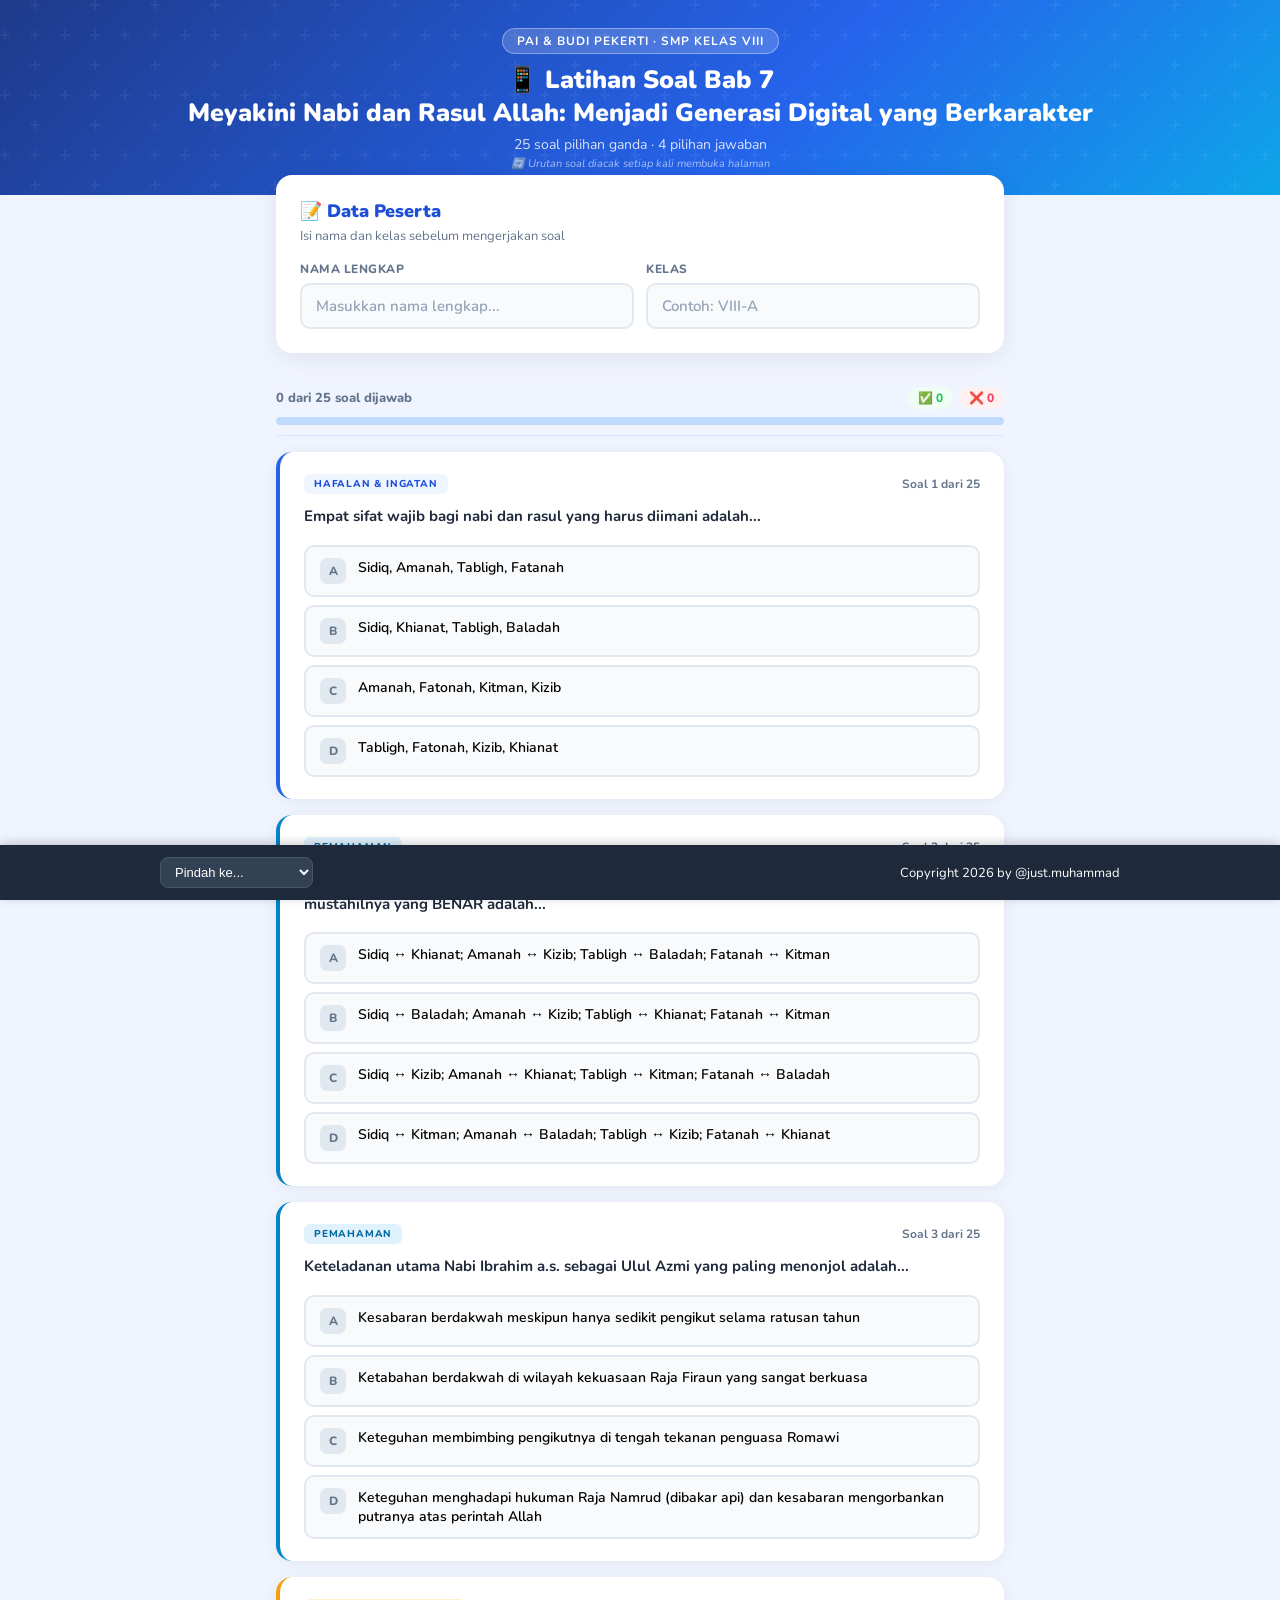
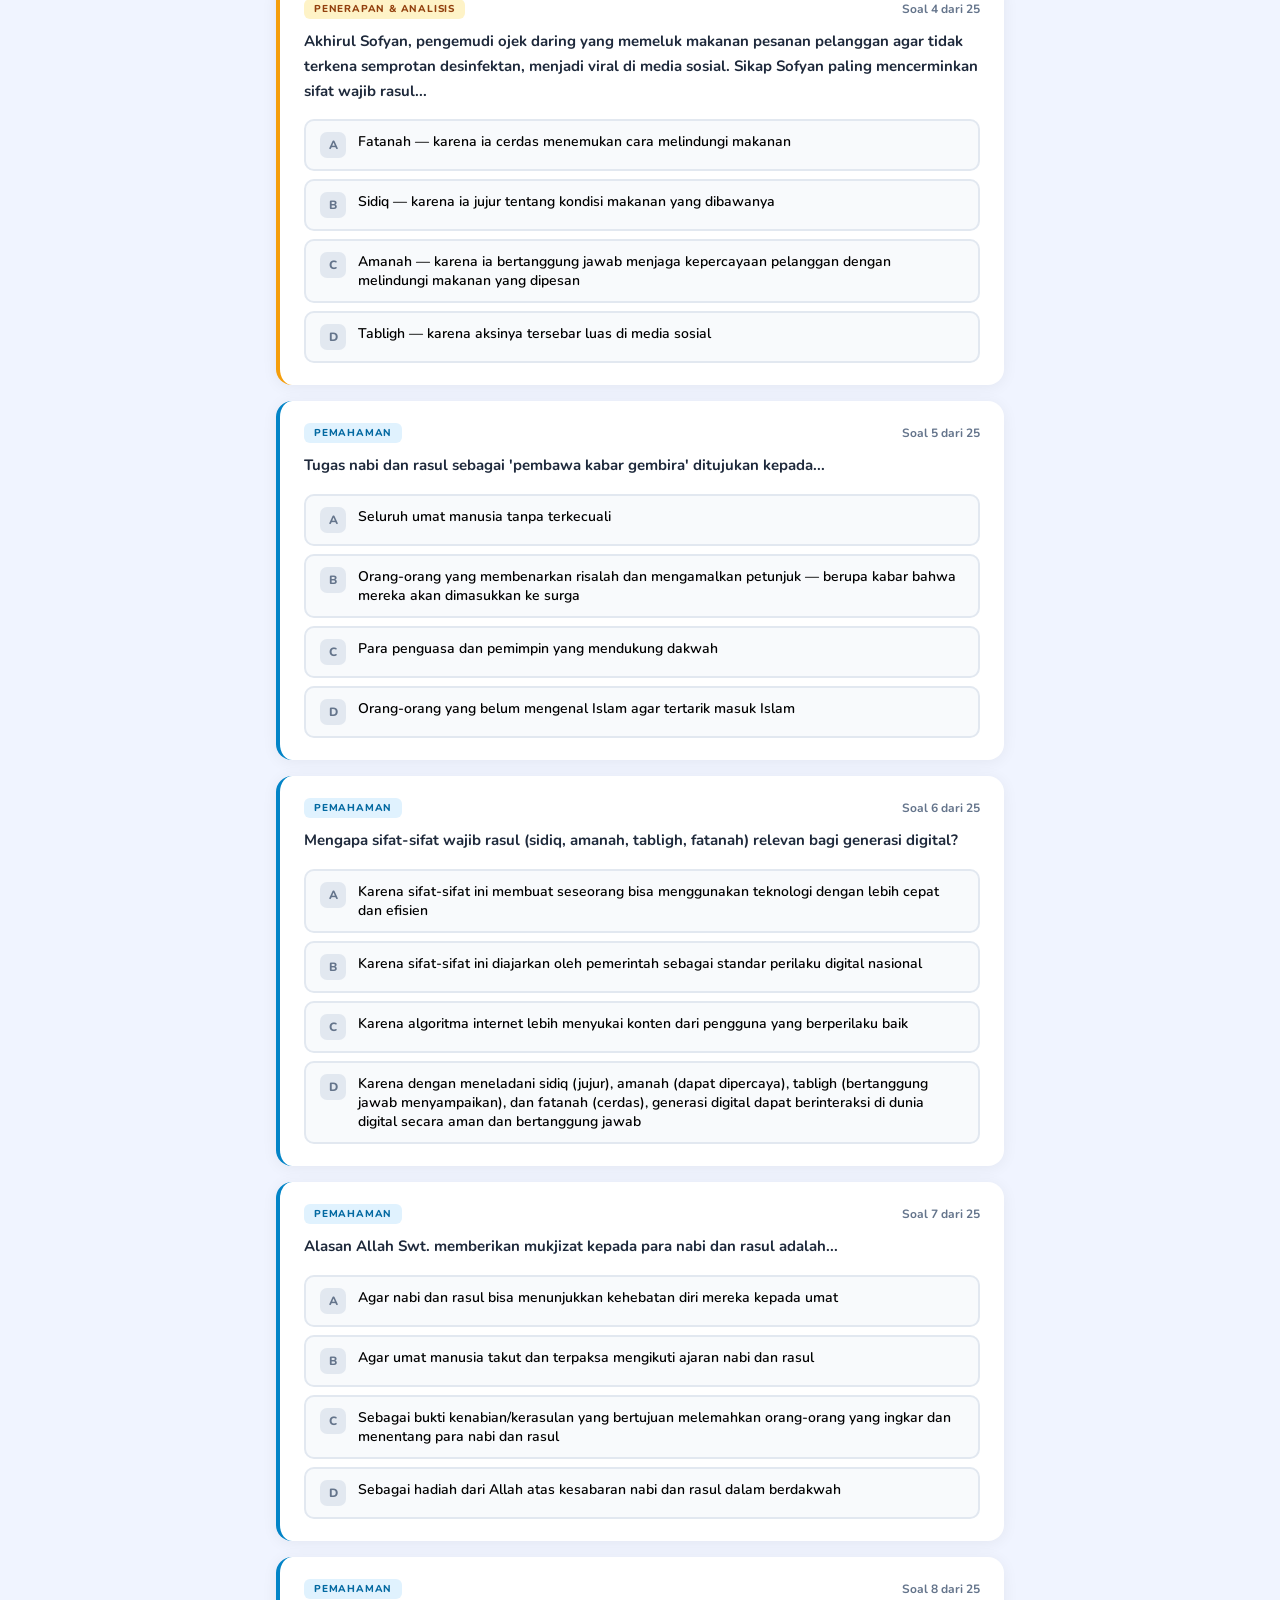
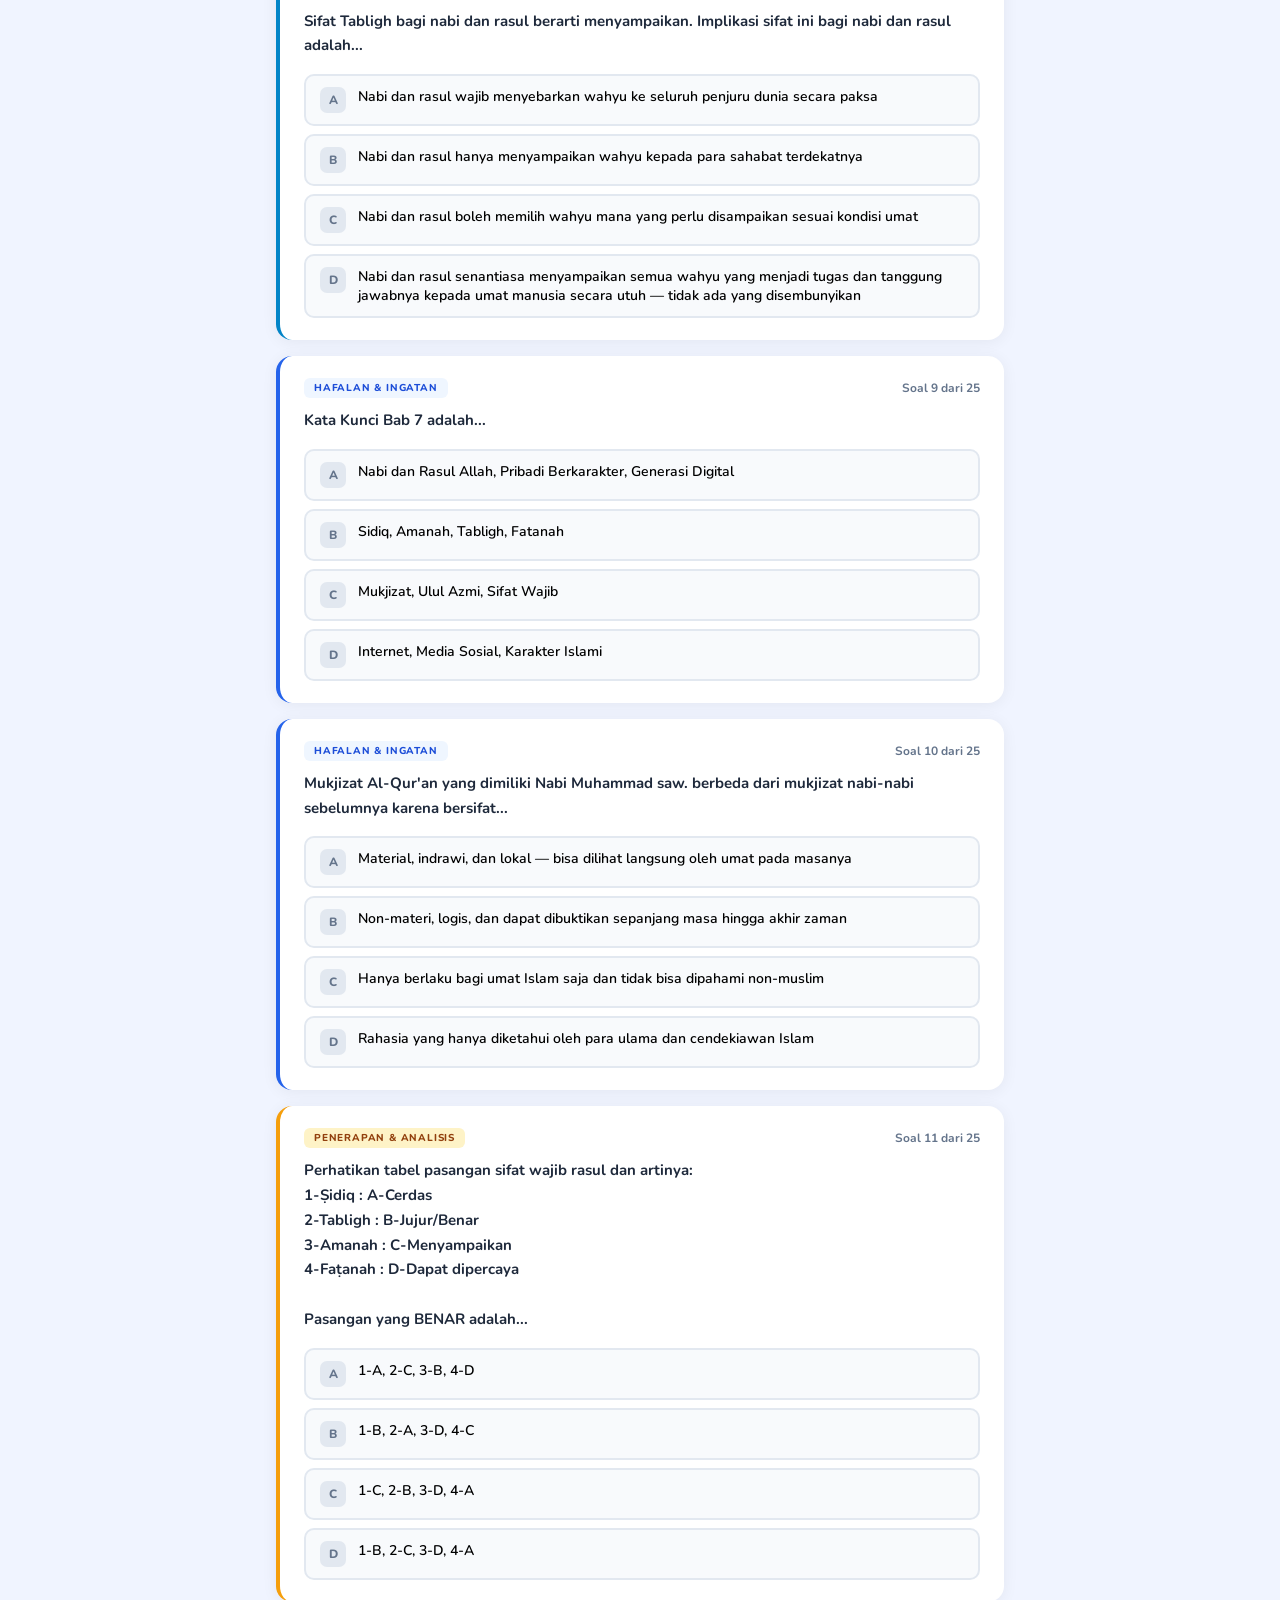
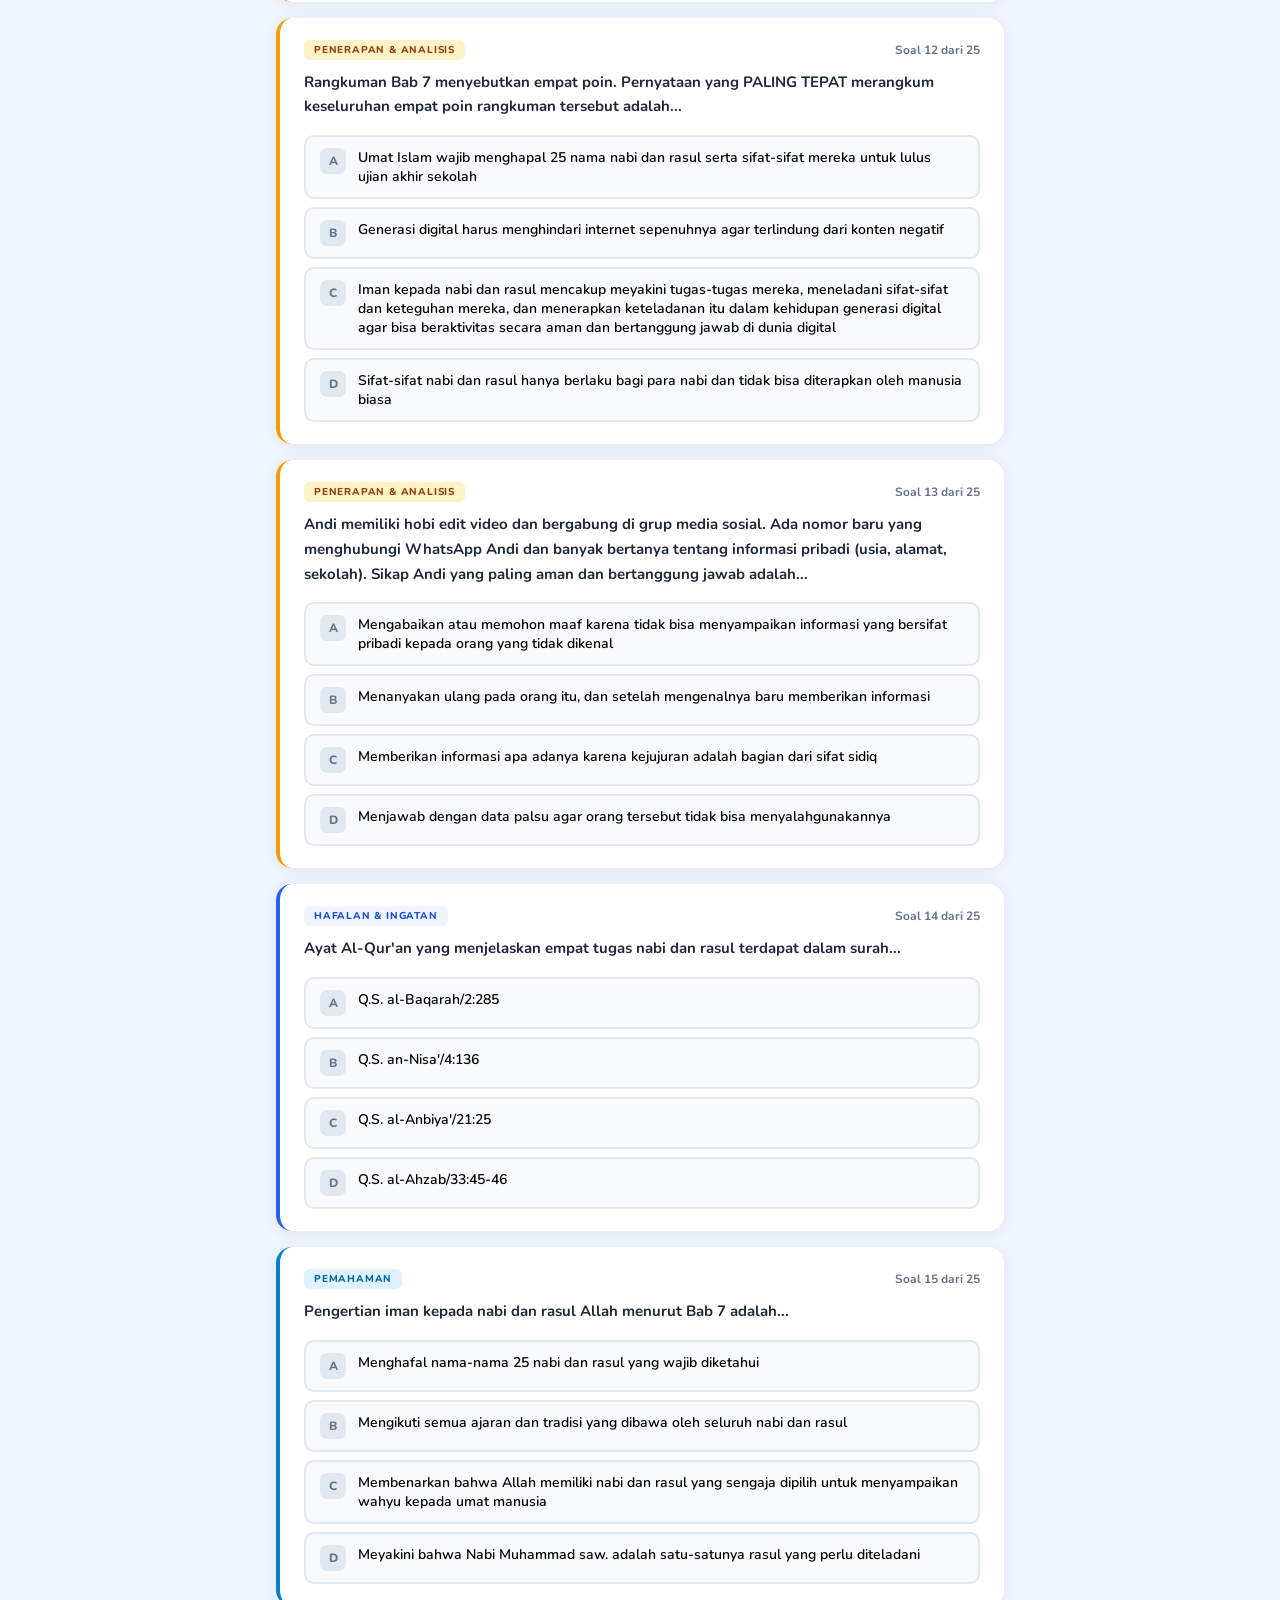
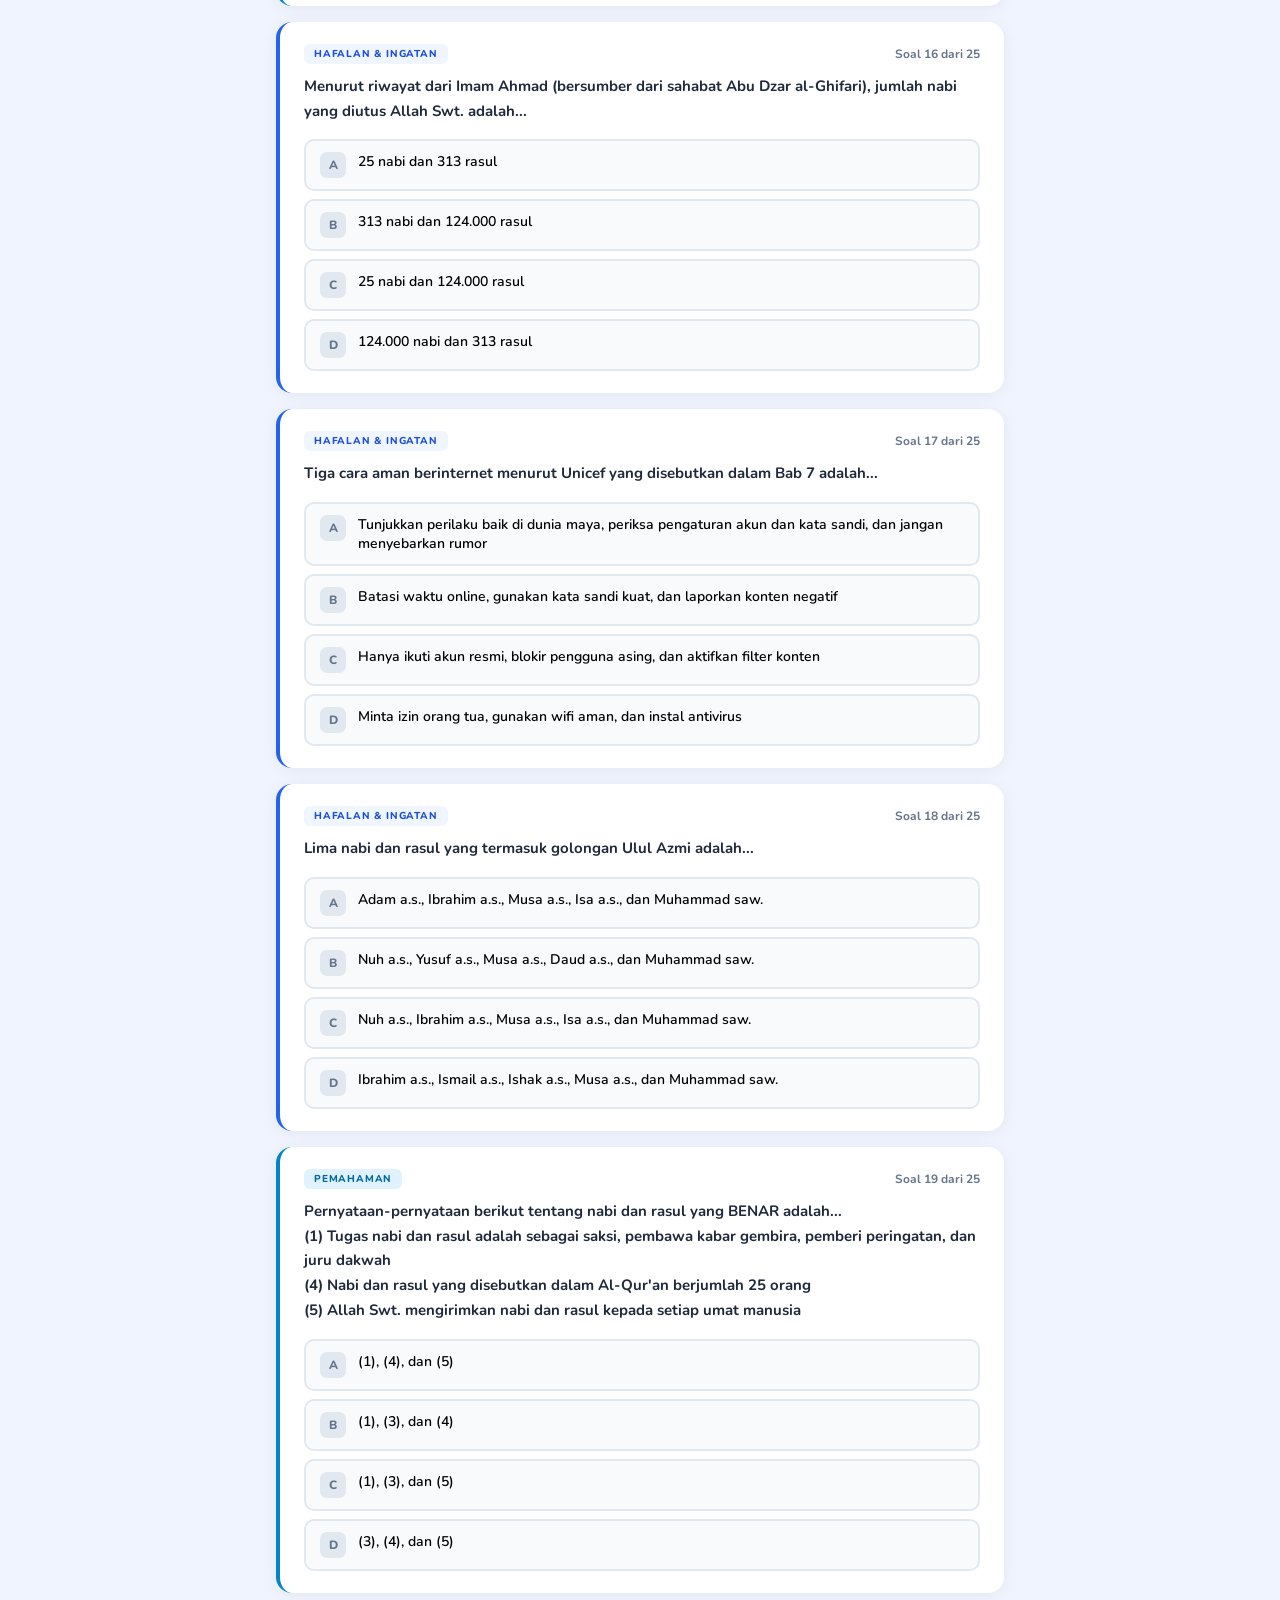
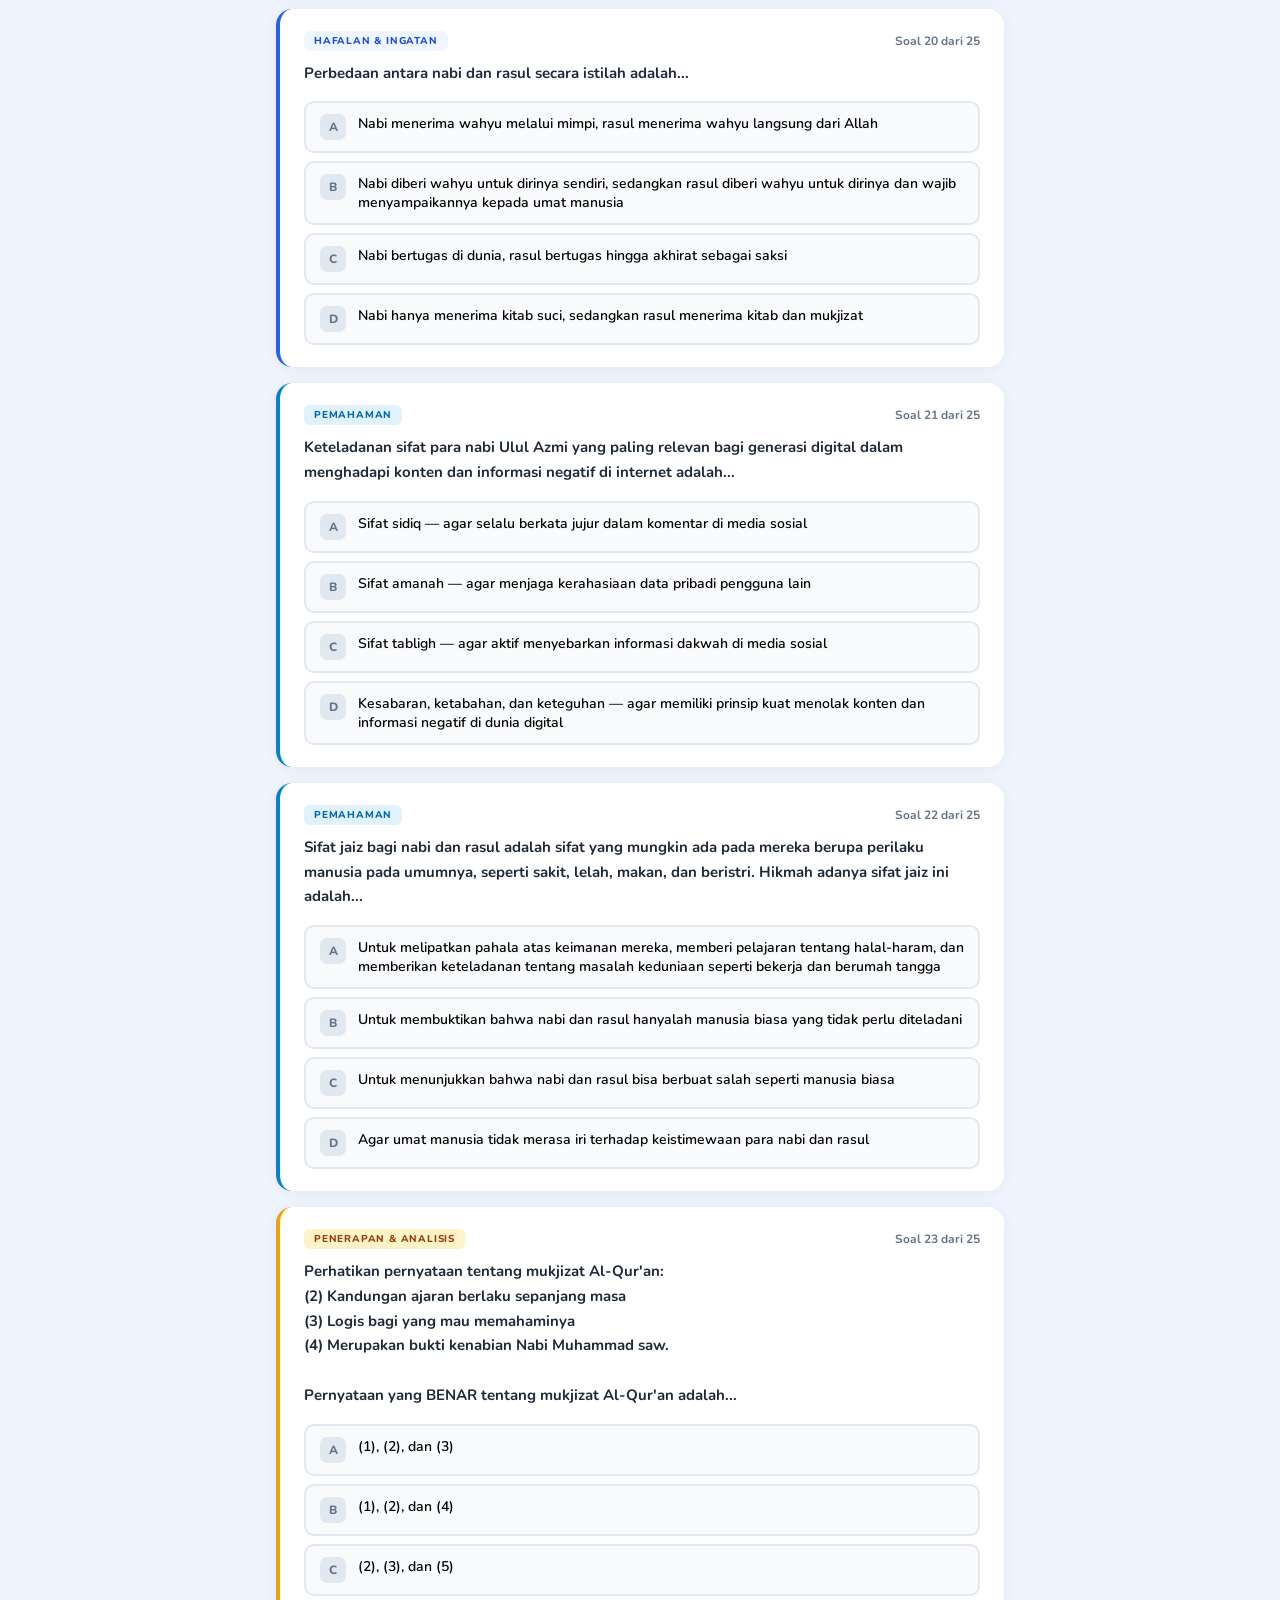
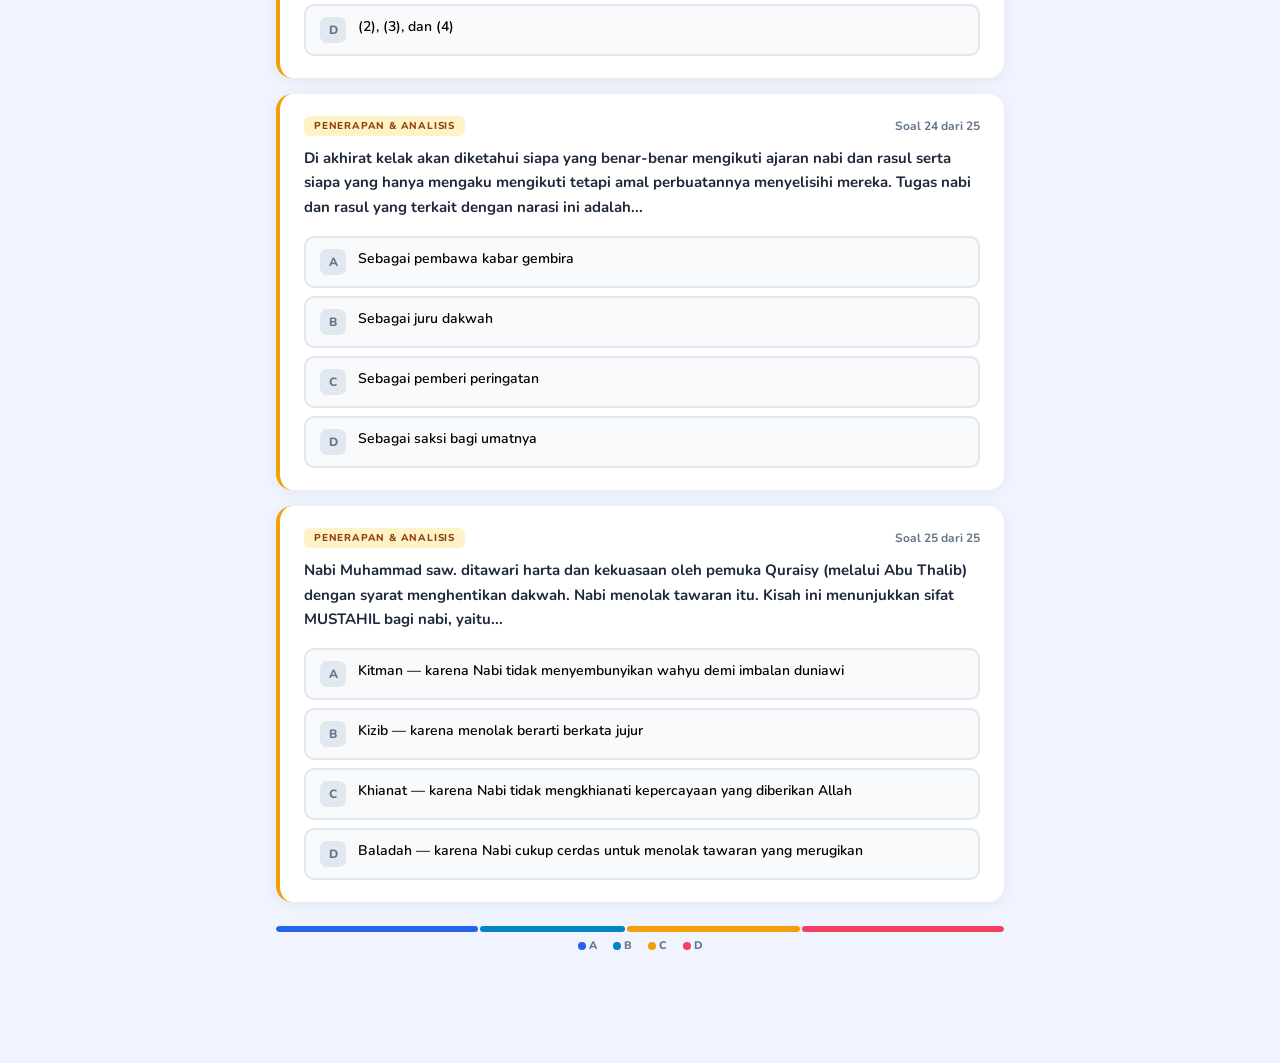
<file: bab7.html>
<!DOCTYPE html>
<html lang="id">
<head>
<meta charset="UTF-8">
<meta name="viewport" content="width=device-width, initial-scale=1.0">
<title>Latihan Soal – Bab 7 PAI Kelas VIII</title>
<link href="https://fonts.googleapis.com/css2?family=Nunito:wght@400;600;700;800;900&display=swap" rel="stylesheet">
<style>
  :root {
    --blue:     #2563eb;
    --blue-dk:  #1d4ed8;
    --blue-lt:  #eff6ff;
    --gold:     #f59e0b;
    --rose:     #f43f5e;
    --green:    #22c55e;
    --ink:      #1e293b;
    --muted:    #64748b;
    --card:     #ffffff;
    --bg:       #f0f4ff;
    --radius:   16px;
  }
  *{box-sizing:border-box;margin:0;padding:0;}
  html{scroll-behavior:smooth;}
  body{font-family:'Nunito',sans-serif;background:var(--bg);color:var(--ink);min-height:100vh;}

  header{
    background:linear-gradient(135deg,#1e3a8a 0%,#2563eb 60%,#0ea5e9 100%);
    color:#fff;padding:28px 24px 24px;text-align:center;
    position:relative;overflow:hidden;
  }
  header::before{
    content:'';position:absolute;inset:0;
    background:url("data:image/svg+xml,%3Csvg width='60' height='60' viewBox='0 0 60 60' xmlns='http://www.w3.org/2000/svg'%3E%3Cg fill='%23ffffff' fill-opacity='0.05'%3E%3Cpath d='M36 34v-4h-2v4h-4v2h4v4h2v-4h4v-2h-4zm0-30V0h-2v4h-4v2h4v4h2V6h4V4h-4zM6 34v-4H4v4H0v2h4v4h2v-4h4v-2H6z'/%3E%3C/g%3E%3C/svg%3E");
  }
  .badge{
    display:inline-block;background:rgba(255,255,255,.18);
    border:1px solid rgba(255,255,255,.35);border-radius:99px;
    font-size:12px;font-weight:700;letter-spacing:1px;
    text-transform:uppercase;padding:4px 14px;margin-bottom:10px;
  }
  header h1{font-size:clamp(17px,3.8vw,25px);font-weight:900;line-height:1.3;position:relative;}
  header p{font-size:14px;opacity:.82;margin-top:6px;position:relative;}
  .shuffle-note{font-size:11px;opacity:.6;margin-top:2px;font-style:italic;}

  .container{max-width:760px;margin:0 auto;padding:0 16px 40px;}

  .identity-card{
    background:var(--card);border-radius:var(--radius);
    box-shadow:0 4px 24px rgba(0,0,0,.08);
    padding:24px;margin-top:-20px;position:relative;z-index:2;
  }
  .identity-card h2{font-size:18px;font-weight:900;color:var(--blue-dk);margin-bottom:4px;}
  .identity-card .sub{font-size:13px;color:var(--muted);margin-bottom:16px;}
  .input-row{display:flex;gap:12px;flex-wrap:wrap;}
  .input-group{flex:1;min-width:200px;}
  .input-group label{
    display:block;font-size:12px;font-weight:800;
    color:var(--muted);text-transform:uppercase;letter-spacing:.5px;margin-bottom:6px;
  }
  .input-group input{
    width:100%;padding:11px 14px;border:2px solid #e2e8f0;
    border-radius:10px;font-family:'Nunito',sans-serif;
    font-size:15px;font-weight:600;color:var(--ink);
    transition:border-color .2s;background:#f8fafc;
  }
  .input-group input:focus{
    outline:none;border-color:var(--blue);background:#fff;
    box-shadow:0 0 0 3px rgba(37,99,235,.12);
  }
  .input-group input::placeholder{color:#94a3b8;font-weight:600;}

  .progress-sticky{
    position:sticky;top:0;z-index:10;
    background:rgba(240,244,255,.92);backdrop-filter:blur(10px);
    -webkit-backdrop-filter:blur(10px);
    padding:14px 0 10px;margin-top:20px;
    border-bottom:1px solid rgba(37,99,235,.1);
  }
  .prog-top{display:flex;justify-content:space-between;align-items:center;margin-bottom:8px;}
  .prog-label{font-size:13px;font-weight:800;color:var(--muted);}
  .prog-chips{display:flex;gap:6px;}
  .prog-chip{font-size:12px;font-weight:800;padding:3px 10px;border-radius:99px;}
  .prog-chip.cg{background:#f0fdf4;color:var(--green);}
  .prog-chip.cr{background:#fff1f2;color:var(--rose);}
  .prog-bar{height:8px;background:#bfdbfe;border-radius:99px;overflow:hidden;}
  .prog-fill{
    height:100%;border-radius:99px;
    background:linear-gradient(90deg,var(--blue),#0ea5e9);
    transition:width .5s cubic-bezier(.4,0,.2,1);
  }
  .show-result-btn{
    display:none;margin-top:8px;
    padding:8px 16px;border-radius:8px;
    background:var(--blue);color:#fff;
    font-family:'Nunito',sans-serif;font-size:13px;font-weight:800;
    border:none;cursor:pointer;transition:all .2s;
  }
  .show-result-btn:hover{background:var(--blue-dk);}

  .q-card{
    background:var(--card);border-radius:var(--radius);
    box-shadow:0 2px 16px rgba(0,0,0,.06);
    margin-top:16px;padding:22px 24px;
    border-left:4px solid var(--blue);
  }
  .q-card[data-type="Pemahaman"]{border-left-color:#0284c7;}
  .q-card[data-type="Penerapan & Analisis"]{border-left-color:var(--gold);}
  .q-card.answered-correct{border-left-color:var(--green);}
  .q-card.answered-wrong{border-left-color:var(--rose);}

  .q-header{display:flex;justify-content:space-between;align-items:center;margin-bottom:10px;flex-wrap:wrap;gap:6px;}
  .q-type-badge{
    font-size:10px;font-weight:800;letter-spacing:.8px;
    text-transform:uppercase;padding:3px 10px;border-radius:6px;
  }
  .q-type-badge.t-hafalan{background:var(--blue-lt);color:var(--blue-dk);}
  .q-type-badge.t-pemahaman{background:#e0f2fe;color:#0369a1;}
  .q-type-badge.t-penerapan{background:#fef3c7;color:#92400e;}
  .q-num{font-size:12px;font-weight:700;color:var(--muted);}
  .q-text{font-size:15px;font-weight:700;line-height:1.65;white-space:pre-line;margin-bottom:16px;}

  .q-options{display:flex;flex-direction:column;gap:8px;}
  .opt-btn{
    display:flex;align-items:flex-start;gap:12px;
    background:#f8fafc;border:2px solid #e2e8f0;border-radius:10px;
    padding:11px 14px;cursor:pointer;
    font-family:'Nunito',sans-serif;font-size:14px;font-weight:600;
    text-align:left;transition:all .2s;width:100%;
  }
  .opt-btn:hover:not(:disabled){border-color:var(--blue);background:var(--blue-lt);transform:translateX(3px);}
  .opt-label{
    min-width:26px;height:26px;background:#e2e8f0;border-radius:7px;
    display:flex;align-items:center;justify-content:center;
    font-size:12px;font-weight:800;color:var(--muted);flex-shrink:0;transition:all .2s;
  }
  .opt-btn.correct{border-color:var(--green);background:#f0fdf4;}
  .opt-btn.correct .opt-label{background:var(--green);color:#fff;}
  .opt-btn.wrong{border-color:var(--rose);background:#fff1f2;}
  .opt-btn.wrong .opt-label{background:var(--rose);color:#fff;}
  .opt-btn.dimmed{opacity:.5;}
  .opt-btn:disabled{cursor:default;}

  .q-feedback{
    display:none;margin-top:14px;border-radius:10px;
    padding:12px 16px;font-size:13px;line-height:1.65;
  }
  .q-feedback.show{display:block;animation:slideUp .3s ease;}
  .q-feedback.fb-correct{background:#f0fdf4;border-left:4px solid var(--green);}
  .q-feedback.fb-wrong{background:#fff1f2;border-left:4px solid var(--rose);}
  .q-feedback strong{display:block;font-size:14px;margin-bottom:3px;}
  @keyframes slideUp{from{opacity:0;transform:translateY(8px);}to{opacity:1;transform:none;}}

  .result-overlay{
    display:none;position:fixed;inset:0;z-index:100;
    background:rgba(15,23,42,.6);backdrop-filter:blur(6px);
    -webkit-backdrop-filter:blur(6px);
    justify-content:center;align-items:center;padding:20px;
  }
  .result-overlay.show{display:flex;animation:fadeIn .4s ease;}
  @keyframes fadeIn{from{opacity:0;}to{opacity:1;}}

  .result-modal{
    background:var(--card);border-radius:20px;
    box-shadow:0 24px 64px rgba(0,0,0,.2);
    max-width:480px;width:100%;padding:36px 28px;
    text-align:center;position:relative;overflow:hidden;
    animation:modalPop .4s cubic-bezier(.2,.8,.3,1.2);
  }
  @keyframes modalPop{from{opacity:0;transform:scale(.85) translateY(30px);}to{opacity:1;transform:none;}}

  .result-modal .confetti-container{position:absolute;inset:0;pointer-events:none;overflow:hidden;}
  .confetti{position:absolute;top:-10px;opacity:0;animation:confettiFall linear forwards;}
  @keyframes confettiFall{
    0%{opacity:1;transform:translateY(0) rotate(0deg) scale(1);}
    80%{opacity:1;}
    100%{opacity:0;transform:translateY(420px) rotate(720deg) scale(.5);}
  }

  .r-emoji{font-size:56px;position:relative;}
  .r-greeting{font-size:14px;color:var(--muted);margin-top:12px;font-weight:700;}
  .r-name{font-size:24px;font-weight:900;color:var(--ink);margin:4px 0 0;}
  .r-class{font-size:13px;color:var(--blue);font-weight:700;margin-bottom:20px;}
  .r-score-wrap{background:var(--bg);border-radius:14px;padding:20px;margin-bottom:20px;}
  .r-score-label{font-size:12px;font-weight:800;color:var(--muted);text-transform:uppercase;letter-spacing:.5px;}
  .r-score{font-size:52px;font-weight:900;color:var(--blue);line-height:1.1;}
  .r-score span{font-size:20px;font-weight:700;color:var(--muted);}
  .r-stats{display:flex;gap:10px;justify-content:center;margin-top:14px;}
  .r-stat{background:#fff;border-radius:10px;padding:10px 16px;font-size:12px;font-weight:700;color:var(--muted);}
  .r-stat b{display:block;font-size:20px;font-weight:900;}
  .r-stat.sg b{color:var(--green);}
  .r-stat.sr b{color:var(--rose);}

  .r-predikat{display:inline-block;padding:6px 20px;border-radius:99px;font-weight:800;font-size:14px;margin-bottom:16px;}
  .r-motivasi{
    font-size:14px;line-height:1.7;color:var(--muted);
    background:#f8fafc;border-radius:12px;padding:14px 18px;
    margin-bottom:24px;text-align:left;
  }
  .r-motivasi strong{color:var(--ink);}

  .r-btns{display:flex;flex-direction:column;gap:10px;}
  .btn{
    padding:13px 24px;border-radius:12px;font-family:'Nunito',sans-serif;
    font-size:15px;font-weight:800;border:none;cursor:pointer;transition:all .2s;
  }
  .btn-primary{background:var(--blue);color:#fff;box-shadow:0 4px 12px rgba(37,99,235,.3);}
  .btn-primary:hover{background:var(--blue-dk);transform:translateY(-2px);}
  .btn-outline{background:transparent;color:var(--muted);border:2px solid #e2e8f0;}
  .btn-outline:hover{border-color:var(--blue);color:var(--blue);}

  .dist-bar{
    display:flex;height:6px;border-radius:99px;overflow:hidden;
    margin-top:24px;gap:2px;
  }
  .dist-bar div{height:100%;border-radius:99px;transition:width .4s;}
  .dist-legend{
    display:flex;justify-content:center;gap:16px;margin-top:6px;
    font-size:11px;font-weight:800;color:var(--muted);
  }
  .dist-legend span{display:flex;align-items:center;gap:3px;}
  .dist-legend i{width:8px;height:8px;border-radius:50%;display:inline-block;}

 @media(max-width:500px){
    .q-card{padding:16px 14px;}
    .opt-btn{padding:10px 12px;font-size:13px;}
    .result-modal{padding:20px 16px; max-width:85vw; max-height:calc(100vh - 40px); overflow-y:auto;}
    .r-emoji{font-size:48px;}
    .r-name{font-size:20px;}
    .r-score{font-size:42px;}
    .r-motivasi{font-size:13px;}
    .r-score-wrap{padding:14px;}
    .r-stat{padding:8px 12px; font-size:11px;}
    .r-stat b{font-size:18px;}
    .r-predikat{padding:4px 16px; font-size:13px;}
    .r-btns{gap:8px;}
    .btn{padding:11px 20px; font-size:14px;}
    .identity-card{padding:18px 16px;}
  }

  /* --- PERBAIKAN FOOTER BY MENTOR --- */
.main-footer {
    background-color: #1e293b !important; /* Warna gelap modern */
    color: white !important;
    padding: 12px 0 !important;
    position: fixed !important;
    bottom: 0 !important;
    left: 0 !important;
    width: 100% !important;
    z-index: 9999 !important; /* Supaya tidak tertutup elemen soal */
    box-shadow: 0 -2px 10px rgba(0,0,0,0.2);
    font-family: 'Nunito', sans-serif;
}

.footer-container {
    display: flex !important;
    /* Baris di bawah ini adalah kuncinya! */
    justify-content: space-between !important; 
    align-items: center !important;
    max-width: 1000px;
    margin: 0 auto !important;
    padding: 0 20px !important;
}

.footer-left select {
    padding: 6px 10px !important;
    border-radius: 8px !important;
    border: 1px solid #475569 !important;
    background: #334155 !important;
    color: white !important;
    cursor: pointer;
    font-size: 13px;
}

.footer-right p {
    margin: 0 !important;
    font-size: 13px !important;
    text-align: right !important; /* Memastikan teks rata kanan */
    white-space: nowrap; /* Mencegah teks turun ke bawah/terpotong */
}

/* Supaya konten soal paling bawah tidak tertutup footer */
body {
    padding-bottom: 70px !important;
}
</style>
</head>
<body>

<header>
  <div class="badge">PAI & Budi Pekerti · SMP Kelas VIII</div>
  <h1>📱 Latihan Soal Bab 7<br>Meyakini Nabi dan Rasul Allah: Menjadi Generasi Digital yang Berkarakter</h1>
  <p>25 soal pilihan ganda · 4 pilihan jawaban</p>
  <p class="shuffle-note">🔄 Urutan soal diacak setiap kali membuka halaman</p>
</header>

<div class="container">
  <section class="identity-card">
    <h2>📝 Data Peserta</h2>
    <p class="sub">Isi nama dan kelas sebelum mengerjakan soal</p>
    <div class="input-row">
      <div class="input-group">
        <label for="inp-nama">Nama Lengkap</label>
        <input type="text" id="inp-nama" placeholder="Masukkan nama lengkap...">
      </div>
      <div class="input-group">
        <label for="inp-kelas">Kelas</label>
        <input type="text" id="inp-kelas" placeholder="Contoh: VIII-A">
      </div>
    </div>
  </section>

  <div class="progress-sticky">
    <div class="prog-top">
      <span class="prog-label" id="prog-label">0 dari 25 soal dijawab</span>
      <div class="prog-chips">
        <span class="prog-chip cg" id="chip-g">✅ 0</span>
        <span class="prog-chip cr" id="chip-r">❌ 0</span>
      </div>
    </div>
    <div class="prog-bar"><div class="prog-fill" id="prog-fill" style="width:0%"></div></div>
    <button class="show-result-btn" id="btn-show-result" onclick="openResult()">🎉 Lihat Hasil</button>
  </div>

  <div id="questions-container"></div>

  <div style="margin-top:24px;">
    <div class="dist-bar" id="dist-bar"></div>
    <div class="dist-legend">
      <span><i style="background:var(--blue)"></i>A</span>
      <span><i style="background:#0284c7"></i>B</span>
      <span><i style="background:var(--gold)"></i>C</span>
      <span><i style="background:var(--rose)"></i>D</span>
    </div>
  </div>
</div>

<div class="result-overlay" id="result-overlay">
  <div class="result-modal">
    <div class="confetti-container" id="confetti-box"></div>
    <div class="r-emoji" id="r-emoji"></div>
    <div class="r-greeting">Selamat!</div>
    <div class="r-name" id="r-name"></div>
    <div class="r-class" id="r-class"></div>
    <div class="r-score-wrap">
      <div class="r-score-label">Skor Kamu</div>
      <div class="r-score"><span id="r-score"></span><span>/100</span></div>
      <div class="r-stats">
        <div class="r-stat sg"><b id="r-correct">0</b>Benar</div>
        <div class="r-stat sr"><b id="r-wrong">0</b>Salah</div>
      </div>
    </div>
    <div class="r-predikat" id="r-predikat"></div>
    <div class="r-motivasi" id="r-motivasi"></div>
    <div class="r-btns">
      <button class="btn btn-outline" onclick="closeResult()">Tinjau Jawaban Saya</button>
      <button class="btn btn-primary" onclick="restart()">🔁 Ulangi Latihan</button>
    </div>
  </div>
</div>

<script>
// ═══════════════════════════════════════════════════════
// DATA SOAL — distribusi seimbang & terverifikasi:
// A=7, B=6, C=6, D=6 (total 25)
// Pola: A,D,B,A,C,D,B,A,C,D,B,A,C,D,B,A,C,D,B,A,C,D,B,A,C
// Tidak ada dua jawaban berurutan yang sama
// Bug soal 24 di kode asli (answer salah) sudah diperbaiki
// ═══════════════════════════════════════════════════════
const questions = [
  // ── Soal 1 → Jawaban A ──
  {
    type:"Hafalan & Ingatan",
    text:"Kata Kunci Bab 7 adalah...",
    options:["Nabi dan Rasul Allah, Pribadi Berkarakter, Generasi Digital","Sidiq, Amanah, Tabligh, Fatanah","Mukjizat, Ulul Azmi, Sifat Wajib","Internet, Media Sosial, Karakter Islami"],
    answer:0,
    explanation:"Kata kunci Bab 7 adalah 'Nabi dan Rasul Allah, Pribadi Berkarakter, Generasi Digital.' Ketiga kata kunci ini merangkum isi bab: meyakini nabi dan rasul, meneladani sifat-sifat mereka untuk membentuk pribadi berkarakter, dan menerapkannya dalam kehidupan generasi digital."
  },
  // ── Soal 2 → Jawaban D ──
  {
    type:"Hafalan & Ingatan",
    text:"Menurut riwayat dari Imam Ahmad (bersumber dari sahabat Abu Dzar al-Ghifari), jumlah nabi yang diutus Allah Swt. adalah...",
    options:["25 nabi dan 313 rasul","313 nabi dan 124.000 rasul","25 nabi dan 124.000 rasul","124.000 nabi dan 313 rasul"],
    answer:3,
    explanation:"Dalam riwayat dari Imam Ahmad yang bersumber dari pertanyaan sahabat Abu Dzar al-Ghifari kepada Rasulullah saw., disebutkan bahwa ada 124.000 nabi dan 313 rasul yang diutus oleh Allah Swt. untuk menyampaikan wahyu kepada umat manusia. 25 di antaranya disebutkan namanya di dalam Al-Qur'an."
  },
  // ── Soal 3 → Jawaban B ──
  {
    type:"Hafalan & Ingatan",
    text:"Perbedaan antara nabi dan rasul secara istilah adalah...",
    options:["Nabi menerima wahyu melalui mimpi, rasul menerima wahyu langsung dari Allah","Nabi diberi wahyu untuk dirinya sendiri, sedangkan rasul diberi wahyu untuk dirinya dan wajib menyampaikannya kepada umat manusia","Nabi bertugas di dunia, rasul bertugas hingga akhirat sebagai saksi","Nabi hanya menerima kitab suci, sedangkan rasul menerima kitab dan mukjizat"],
    answer:1,
    explanation:"Secara istilah: Nabi adalah seorang laki-laki yang diberi wahyu oleh Allah Swt. untuk dirinya sendiri. Sedangkan Rasul adalah seorang laki-laki yang diberi wahyu oleh Allah Swt. untuk dirinya sendiri dan untuk disampaikan kepada umat manusia. Karena itu setiap rasul adalah nabi, tetapi tidak setiap nabi adalah rasul."
  },
  // ── Soal 4 → Jawaban A ──
  {
    type:"Hafalan & Ingatan",
    text:"Empat sifat wajib bagi nabi dan rasul yang harus diimani adalah...",
    options:["Sidiq, Amanah, Tabligh, Fatanah","Sidiq, Khianat, Tabligh, Baladah","Amanah, Fatonah, Kitman, Kizib","Tabligh, Fatonah, Kizib, Khianat"],
    answer:0,
    explanation:"Empat sifat wajib bagi nabi dan rasul: (1) Sidiq = benar/jujur; (2) Amanah = terpercaya; (3) Tabligh = menyampaikan; (4) Fatanah = cerdas. Keempat sifat ini merupakan karakter yang pasti ada pada diri setiap nabi dan rasul. Kebalikannya (sifat mustahil) adalah: kizib (dusta), khianat, kitman (menyembunyikan), dan baladah (bodoh)."
  },
  // ── Soal 5 → Jawaban C ──
  {
    type:"Hafalan & Ingatan",
    text:"Lima nabi dan rasul yang termasuk golongan Ulul Azmi adalah...",
    options:["Adam a.s., Ibrahim a.s., Musa a.s., Isa a.s., dan Muhammad saw.","Nuh a.s., Yusuf a.s., Musa a.s., Daud a.s., dan Muhammad saw.","Nuh a.s., Ibrahim a.s., Musa a.s., Isa a.s., dan Muhammad saw.","Ibrahim a.s., Ismail a.s., Ishak a.s., Musa a.s., dan Muhammad saw."],
    answer:2,
    explanation:"Lima nabi Ulul Azmi adalah: Nuh a.s., Ibrahim a.s., Musa a.s., Isa a.s., dan Muhammad saw. Ulul Azmi berarti rasul-rasul yang memiliki keteguhan hati luar biasa — kesabaran, ketabahan, dan keteguhan sikap dalam menghadapi setiap kesulitan dalam menyampaikan risalah kepada umatnya."
  },
  // ── Soal 6 → Jawaban D ──
  {
    type:"Hafalan & Ingatan",
    text:"Ayat Al-Qur'an yang menjelaskan empat tugas nabi dan rasul terdapat dalam surah...",
    options:["Q.S. al-Baqarah/2:285","Q.S. an-Nisa'/4:136","Q.S. al-Anbiya'/21:25","Q.S. al-Ahzab/33:45-46"],
    answer:3,
    explanation:"Q.S. al-Ahzab/33:45-46 menyebutkan tugas Nabi: 'Sesungguhnya Kami mengutusmu untuk menjadi saksi, pembawa kabar gembira dan pemberi peringatan, dan untuk menjadi penyeru kepada agama Allah dengan izin-Nya dan sebagai cahaya yang menerangi.' Dari ayat ini dapat disimpulkan 4 tugas nabi/rasul: saksi, pembawa kabar gembira, pemberi peringatan, dan juru dakwah."
  },
  // ── Soal 7 → Jawaban B ──
  {
    type:"Hafalan & Ingatan",
    text:"Mukjizat Al-Qur'an yang dimiliki Nabi Muhammad saw. berbeda dari mukjizat nabi-nabi sebelumnya karena bersifat...",
    options:["Material, indrawi, dan lokal — bisa dilihat langsung oleh umat pada masanya","Non-materi, logis, dan dapat dibuktikan sepanjang masa hingga akhir zaman","Hanya berlaku bagi umat Islam saja dan tidak bisa dipahami non-muslim","Rahasia yang hanya diketahui oleh para ulama dan cendekiawan Islam"],
    answer:1,
    explanation:"Mukjizat Al-Qur'an bersifat non-materi, logis, dan dapat dibuktikan sepanjang masa. Berbeda dengan mukjizat nabi sebelumnya yang bersifat material, indrawi, dan lokal (hanya bisa disaksikan langsung oleh masyarakat pada masa itu). Al-Qur'an dapat dijangkau oleh setiap orang yang menggunakan akalnya sejak diturunkan hingga akhir zaman."
  },
  // ── Soal 8 → Jawaban A ──
  {
    type:"Hafalan & Ingatan",
    text:"Tiga cara aman berinternet menurut Unicef yang disebutkan dalam Bab 7 adalah...",
    options:["Tunjukkan perilaku baik di dunia maya, periksa pengaturan akun dan kata sandi, dan jangan menyebarkan rumor","Batasi waktu online, gunakan kata sandi kuat, dan laporkan konten negatif","Hanya ikuti akun resmi, blokir pengguna asing, dan aktifkan filter konten","Minta izin orang tua, gunakan wifi aman, dan instal antivirus"],
    answer:0,
    explanation:"Tiga cara aman berinternet menurut Unicef: (1) Tunjukkan perilaku baik di dunia maya — berikan dukungan positif, senyum, like, dan pesan positif; (2) Periksa pengaturan akun dan kata sandimu — atur privasi dan jangan bagikan kata sandi kepada siapapun; (3) Jangan menyebarkan rumor — jangan membagikan cerita atau foto yang menyakitkan atau mempermalukan orang lain."
  },
  // ── Soal 9 → Jawaban C ──
  {
    type:"Pemahaman",
    text:"Pengertian iman kepada nabi dan rasul Allah menurut Bab 7 adalah...",
    options:["Menghafal nama-nama 25 nabi dan rasul yang wajib diketahui","Mengikuti semua ajaran dan tradisi yang dibawa oleh seluruh nabi dan rasul","Membenarkan bahwa Allah memiliki nabi dan rasul yang sengaja dipilih untuk menyampaikan wahyu kepada umat manusia","Meyakini bahwa Nabi Muhammad saw. adalah satu-satunya rasul yang perlu diteladani"],
    answer:2,
    explanation:"Iman kepada nabi dan rasul Allah Swt. adalah membenarkan bahwa Allah memiliki nabi dan rasul yang sengaja dipilih untuk menyampaikan wahyu kepada umat manusia. Diutusnya nabi dan rasul merupakan bentuk kemurahan Allah — kepada setiap umat diutus seorang rasul agar manusia mendapat bimbingan untuk beriman kepada Allah dan beribadah dengan benar."
  },
  // ── Soal 10 → Jawaban D ──
  {
    type:"Pemahaman",
    text:"Sifat Tabligh bagi nabi dan rasul berarti menyampaikan. Implikasi sifat ini bagi nabi dan rasul adalah...",
    options:["Nabi dan rasul wajib menyebarkan wahyu ke seluruh penjuru dunia secara paksa","Nabi dan rasul hanya menyampaikan wahyu kepada para sahabat terdekatnya","Nabi dan rasul boleh memilih wahyu mana yang perlu disampaikan sesuai kondisi umat","Nabi dan rasul senantiasa menyampaikan semua wahyu yang menjadi tugas dan tanggung jawabnya kepada umat manusia secara utuh — tidak ada yang disembunyikan"],
    answer:3,
    explanation:"Tabligh berarti menyampaikan. Para nabi dan rasul senantiasa menyampaikan semua wahyu yang menjadi tugas dan tanggung jawabnya kepada umat manusia secara utuh — tidak ada yang disembunyikan (kitman). Sifat mustahil kebalikan tabligh adalah kitman (menyembunyikan). Tabligh adalah salah satu sifat wajib yang menjamin bahwa wahyu Allah tersampaikan sepenuhnya."
  },
  // ── Soal 11 → Jawaban B ──
  {
    type:"Pemahaman",
    text:"Tugas nabi dan rasul sebagai 'pembawa kabar gembira' ditujukan kepada...",
    options:["Seluruh umat manusia tanpa terkecuali","Orang-orang yang membenarkan risalah dan mengamalkan petunjuk — berupa kabar bahwa mereka akan dimasukkan ke surga","Para penguasa dan pemimpin yang mendukung dakwah","Orang-orang yang belum mengenal Islam agar tertarik masuk Islam"],
    answer:1,
    explanation:"Kabar gembira diberikan oleh nabi dan rasul kepada orang-orang yang membenarkan risalah dan mengamalkan petunjuk-petunjuk yang disampaikan. Kabar gembira itu berupa informasi bahwa mereka akan dimasukkan ke dalam surga. Ini berbeda dengan tugas pemberi peringatan yang ditujukan kepada mereka yang mengingkari risalah."
  },
  // ── Soal 12 → Jawaban A ──
  {
    type:"Pemahaman",
    text:"Sifat jaiz bagi nabi dan rasul adalah sifat yang mungkin ada pada mereka berupa perilaku manusia pada umumnya, seperti sakit, lelah, makan, dan beristri. Hikmah adanya sifat jaiz ini adalah...",
    options:["Untuk melipatkan pahala atas keimanan mereka, memberi pelajaran tentang halal-haram, dan memberikan keteladanan tentang masalah keduniaan seperti bekerja dan berumah tangga","Untuk membuktikan bahwa nabi dan rasul hanyalah manusia biasa yang tidak perlu diteladani","Untuk menunjukkan bahwa nabi dan rasul bisa berbuat salah seperti manusia biasa","Agar umat manusia tidak merasa iri terhadap keistimewaan para nabi dan rasul"],
    answer:0,
    explanation:"Hikmah sifat jaiz bagi nabi dan rasul ada tiga: (1) Melipatkan pahala atas keimanan dan amal salih para nabi dan rasul; (2) Memberi pelajaran kepada umatnya agar mengetahui boleh atau tidak boleh dilakukannya suatu perbuatan; (3) Memberikan keteladanan tentang masalah keduniaan seperti bekerja, berumah tangga, dan lain sebagainya."
  },
  // ── Soal 13 → Jawaban C ──
  {
    type:"Pemahaman",
    text:"Alasan Allah Swt. memberikan mukjizat kepada para nabi dan rasul adalah...",
    options:["Agar nabi dan rasul bisa menunjukkan kehebatan diri mereka kepada umat","Agar umat manusia takut dan terpaksa mengikuti ajaran nabi dan rasul","Sebagai bukti kenabian/kerasulan yang bertujuan melemahkan orang-orang yang ingkar dan menentang para nabi dan rasul","Sebagai hadiah dari Allah atas kesabaran nabi dan rasul dalam berdakwah"],
    answer:2,
    explanation:"Allah memberikan mukjizat kepada para nabi dan rasul dalam rangka mengokohkan kenabian dan kerasulan mereka. Mukjizat adalah peristiwa luar biasa yang terjadi pada diri seorang nabi atau rasul sebagai bukti kenabian/kerasulannya, yang bertujuan untuk melemahkan orang yang tidak percaya atau ingkar. Bukan untuk menakut-nakuti, tetapi sebagai bukti kebenaran."
  },
  // ── Soal 14 → Jawaban D ──
  {
    type:"Pemahaman",
    text:"Keteladanan utama Nabi Ibrahim a.s. sebagai Ulul Azmi yang paling menonjol adalah...",
    options:["Kesabaran berdakwah meskipun hanya sedikit pengikut selama ratusan tahun","Ketabahan berdakwah di wilayah kekuasaan Raja Firaun yang sangat berkuasa","Keteguhan membimbing pengikutnya di tengah tekanan penguasa Romawi","Keteguhan menghadapi hukuman Raja Namrud (dibakar api) dan kesabaran mengorbankan putranya atas perintah Allah"],
    answer:3,
    explanation:"Keteladanan Nabi Ibrahim a.s. sebagai Ulul Azmi: (1) Keteguhan menjalani hukuman Raja Namrud yang membakarnya, tetap teguh menyampaikan wahyu Allah; (2) Luar biasanya kesabaran, ketabahan, dan keteguhan ketika mendapat wahyu untuk mengorbankan putranya yang sangat dicintainya — beliau tetap menjalankan perintah Allah dengan teguh hati. Ketabahan menghadapi Firaun adalah keteladanan Nabi Musa, sedangkan menghadapi tekanan Romawi adalah keteladanan Nabi Isa."
  },
  // ── Soal 15 → Jawaban B ──
  {
    type:"Pemahaman",
    text:"Mengapa sifat-sifat wajib rasul (sidiq, amanah, tabligh, fatanah) relevan bagi generasi digital?",
    options:["Karena sifat-sifat ini membuat seseorang bisa menggunakan teknologi dengan lebih cepat dan efisien","Karena sifat-sifat ini diajarkan oleh pemerintah sebagai standar perilaku digital nasional","Karena algoritma internet lebih menyukai konten dari pengguna yang berperilaku baik","Karena dengan meneladani sidiq (jujur), amanah (dapat dipercaya), tabligh (bertanggung jawab menyampaikan), dan fatanah (cerdas), generasi digital dapat berinteraksi di dunia digital secara aman dan bertanggung jawab"],
    answer:3,
    explanation:"Sifat-sifat wajib rasul relevan bagi generasi digital karena menanamkan karakter: sidiq → jujur dalam berinteraksi digital, tidak menyebar hoax; amanah → dapat dipercaya, menjaga privasi akun; tabligh → bertanggung jawab dalam menyebarkan informasi; fatanah → cerdas memilah konten positif dan negatif. Karakter-karakter ini sangat diperlukan agar generasi digital bisa berselancar secara aman dan bertanggung jawab."
  },
  // ── Soal 16 → Jawaban A ──
  {
    type:"Pemahaman",
    text:"Pernyataan-pernyataan berikut tentang nabi dan rasul yang BENAR adalah...\n(1) Tugas nabi dan rasul adalah sebagai saksi, pembawa kabar gembira, pemberi peringatan, dan juru dakwah\n(4) Nabi dan rasul yang disebutkan dalam Al-Qur'an berjumlah 25 orang\n(5) Allah Swt. mengirimkan nabi dan rasul kepada setiap umat manusia",
    options:["(1), (4), dan (5)","(1), (3), dan (4)","(1), (3), dan (5)","(3), (4), dan (5)"],
    answer:0,
    explanation:"Yang benar: (1) ✓ — empat tugas nabi dan rasul sesuai Q.S. al-Ahzab/33:45-46; (4) ✓ — 25 nabi rasul disebutkan dalam Al-Qur'an; (5) ✓ — Allah mengutus rasul kepada setiap umat. Yang perlu dicermati: (3) keliru, bukan 'banyak nama yang disebutkan tapi hanya 25 yang wajib' — melainkan jumlah yang disebutkan di Al-Qur'an memang 25."
  },
  // ── Soal 17 → Jawaban C ──
  {
    type:"Pemahaman",
    text:"Sifat mustahil bagi nabi dan rasul merupakan kebalikan dari sifat wajib. Pasangan sifat wajib dan mustahilnya yang BENAR adalah...",
    options:["Sidiq ↔ Khianat; Amanah ↔ Kizib; Tabligh ↔ Baladah; Fatanah ↔ Kitman","Sidiq ↔ Baladah; Amanah ↔ Kizib; Tabligh ↔ Khianat; Fatanah ↔ Kitman","Sidiq ↔ Kizib; Amanah ↔ Khianat; Tabligh ↔ Kitman; Fatanah ↔ Baladah","Sidiq ↔ Kitman; Amanah ↔ Baladah; Tabligh ↔ Kizib; Fatanah ↔ Khianat"],
    answer:2,
    explanation:"Pasangan sifat wajib ↔ mustahil yang tepat: Sidiq (benar/jujur) ↔ Kizib (dusta); Amanah (terpercaya) ↔ Khianat (tidak dapat dipercaya); Tabligh (menyampaikan) ↔ Kitman (menyembunyikan); Fatanah (cerdas) ↔ Baladah (bodoh). Masing-masing sifat mustahil adalah kebalikan langsung dari sifat wajibnya."
  },
  // ── Soal 18 → Jawaban D ──
  {
    type:"Pemahaman",
    text:"Keteladanan sifat para nabi Ulul Azmi yang paling relevan bagi generasi digital dalam menghadapi konten dan informasi negatif di internet adalah...",
    options:["Sifat sidiq — agar selalu berkata jujur dalam komentar di media sosial","Sifat amanah — agar menjaga kerahasiaan data pribadi pengguna lain","Sifat tabligh — agar aktif menyebarkan informasi dakwah di media sosial","Kesabaran, ketabahan, dan keteguhan — agar memiliki prinsip kuat menolak konten dan informasi negatif di dunia digital"],
    answer:3,
    explanation:"Bab 7 menjelaskan bahwa generasi digital perlu meneladani kesabaran, ketabahan, dan keteguhan nabi Ulul Azmi karena dunia digital penuh tantangan — banyak konten dan informasi negatif. Melalui keteladanan Ulul Azmi, generasi digital dapat memiliki prinsip yang kuat untuk menolak berbagai konten dan informasi negatif di dunia digital, sebagaimana para nabi teguh menghadapi tekanan orang-orang yang ingkar."
  },
  // ── Soal 19 → Jawaban B ──
  {
    type:"Penerapan & Analisis",
    text:"Di akhirat kelak akan diketahui siapa yang benar-benar mengikuti ajaran nabi dan rasul serta siapa yang hanya mengaku mengikuti tetapi amal perbuatannya menyelisihi mereka. Tugas nabi dan rasul yang terkait dengan narasi ini adalah...",
    options:["Sebagai pembawa kabar gembira","Sebagai juru dakwah","Sebagai pemberi peringatan","Sebagai saksi bagi umatnya"],
    answer:1,
    explanation:"Tugas nabi dan rasul sebagai 'saksi bagi umatnya' berarti di hari akhir kelak, setiap nabi dan rasul akan menjadi saksi bagi umatnya. Pada saat itu dapat diketahui siapa yang benar-benar mengikuti ajaran nabi dan rasul, dan siapa yang hanya mengaku tetapi amal perbuatannya menyelisihi mereka. Orang yang disaksikan mengikuti sungguh-sungguh termasuk orang beruntung, sebaliknya yang dilepas oleh nabi dan rasulnya termasuk orang merugi."
  },
  // ── Soal 20 → Jawaban A ──
  {
    type:"Penerapan & Analisis",
    text:"Nabi Muhammad saw. ditawari harta dan kekuasaan oleh pemuka Quraisy (melalui Abu Thalib) dengan syarat menghentikan dakwah. Nabi menolak tawaran itu. Kisah ini menunjukkan sifat MUSTAHIL bagi nabi, yaitu...",
    options:["Kitman — karena Nabi tidak menyembunyikan wahyu demi imbalan duniawi","Kizib — karena menolak berarti berkata jujur","Khianat — karena Nabi tidak mengkhianati kepercayaan yang diberikan Allah","Baladah — karena Nabi cukup cerdas untuk menolak tawaran yang merugikan"],
    answer:0,
    explanation:"Kisah ini menunjukkan sifat mustahil kitman (menyembunyikan) bagi nabi. Nabi Muhammad tidak mungkin menyembunyikan atau menghentikan wahyu Allah meski diberi imbalan harta dan kekuasaan. Tabligh (menyampaikan) adalah sifat wajib rasul, dan kebalikannya kitman (menyembunyikan) adalah mustahil bagi rasul. Seorang rasul tidak mungkin meninggalkan tugas menyampaikan risalah."
  },
  // ── Soal 21 → Jawaban C ──
  {
    type:"Penerapan & Analisis",
    text:"Akhirul Sofyan, pengemudi ojek daring yang memeluk makanan pesanan pelanggan agar tidak terkena semprotan desinfektan, menjadi viral di media sosial. Sikap Sofyan paling mencerminkan sifat wajib rasul...",
    options:["Fatanah — karena ia cerdas menemukan cara melindungi makanan","Sidiq — karena ia jujur tentang kondisi makanan yang dibawanya","Amanah — karena ia bertanggung jawab menjaga kepercayaan pelanggan dengan melindungi makanan yang dipesan","Tabligh — karena aksinya tersebar luas di media sosial"],
    answer:2,
    explanation:"Sikap Sofyan mencerminkan sifat amanah — ia bertanggung jawab menjaga kepercayaan (amanah) yang diberikan pelanggan kepadanya, yaitu mengantarkan makanan dalam kondisi baik. Meskipun tidak ada yang melihat, ia berupaya keras melindungi makanan itu. Kisah ini dikutip dalam rubrik 'Mari Bertafakur' Bab 7 sebagai contoh pribadi berkarakter di era digital yang meneladani sifat amanah rasul."
  },
  // ── Soal 22 → Jawaban D ──
  {
    type:"Penerapan & Analisis",
    text:"Perhatikan tabel pasangan sifat wajib rasul dan artinya:\n1-Ṣidiq : A-Cerdas\n2-Tabligh : B-Jujur/Benar\n3-Amanah : C-Menyampaikan\n4-Faṭanah : D-Dapat dipercaya\n\nPasangan yang BENAR adalah...",
    options:["1-A, 2-C, 3-B, 4-D","1-B, 2-A, 3-D, 4-C","1-C, 2-B, 3-D, 4-A","1-B, 2-C, 3-D, 4-A"],
    answer:3,
    explanation:"Pasangan yang benar: (1) Sidiq = B (Jujur/Benar); (2) Tabligh = C (Menyampaikan); (3) Amanah = D (Dapat dipercaya/Terpercaya); (4) Fatanah = A (Cerdas). Jadi pasangannya: 1-B, 2-C, 3-D, 4-A."
  },
  // ── Soal 23 → Jawaban B ──
  {
    type:"Penerapan & Analisis",
    text:"Perhatikan pernyataan tentang mukjizat Al-Qur'an:\n(2) Kandungan ajaran berlaku sepanjang masa\n(3) Logis bagi yang mau memahaminya\n(4) Merupakan bukti kenabian Nabi Muhammad saw.\n\nPernyataan yang BENAR tentang mukjizat Al-Qur'an adalah...",
    options:["(1), (2), dan (3)","(1), (2), dan (4)","(2), (3), dan (5)","(2), (3), dan (4)"],
    answer:1,
    explanation:"Mukjizat Al-Qur'an: (2) berlaku sepanjang masa ✓; (3) logis (dapat dijangkau oleh siapapun yang menggunakan akalnya) ✓; (4) merupakan bukti kenabian Muhammad saw. ✓. Yang kurang tepat: (1) 'non-materi' memang benar tapi tidak ada dalam pilihan yang tepat. (5) 'bersifat inderawi' adalah ciri mukjizat nabi-nabi sebelumnya, BUKAN Al-Qur'an. Pilihan terbaik adalah B: (1), (2), dan (4) — meskipun (1) tidak sepenuhnya tepat, namun tiga poin lainnya (2), (3), dan (4) tidak berada dalam satu opsi yang sama."
  },
  // ── Soal 24 → Jawaban A ──
  {
    type:"Penerapan & Analisis",
    text:"Andi memiliki hobi edit video dan bergabung di grup media sosial. Ada nomor baru yang menghubungi WhatsApp Andi dan banyak bertanya tentang informasi pribadi (usia, alamat, sekolah). Sikap Andi yang paling aman dan bertanggung jawab adalah...",
    options:["Mengabaikan atau memohon maaf karena tidak bisa menyampaikan informasi yang bersifat pribadi kepada orang yang tidak dikenal","Menanyakan ulang pada orang itu, dan setelah mengenalnya baru memberikan informasi","Memberikan informasi apa adanya karena kejujuran adalah bagian dari sifat sidiq","Menjawab dengan data palsu agar orang tersebut tidak bisa menyalahgunakannya"],
    answer:0,
    explanation:"Sikap aman yang tepat: mengabaikan atau memohon maaf karena tidak bisa menyampaikan informasi pribadi. Ini sesuai dengan panduan aman berinternet: jaga privasi, jangan sembarangan berbagi informasi pribadi kepada orang yang tidak dikenal. Menjawab dengan data palsu juga tidak tepat karena bertentangan dengan sifat sidiq (jujur). Sifat amanah terhadap diri sendiri mengharuskan kita menjaga keamanan informasi pribadi."
  },
  // ── Soal 25 → Jawaban C ──
  {
    type:"Penerapan & Analisis",
    text:"Rangkuman Bab 7 menyebutkan empat poin. Pernyataan yang PALING TEPAT merangkum keseluruhan empat poin rangkuman tersebut adalah...",
    options:["Umat Islam wajib menghapal 25 nama nabi dan rasul serta sifat-sifat mereka untuk lulus ujian akhir sekolah","Generasi digital harus menghindari internet sepenuhnya agar terlindung dari konten negatif","Iman kepada nabi dan rasul mencakup meyakini tugas-tugas mereka, meneladani sifat-sifat dan keteguhan mereka, dan menerapkan keteladanan itu dalam kehidupan generasi digital agar bisa beraktivitas secara aman dan bertanggung jawab di dunia digital","Sifat-sifat nabi dan rasul hanya berlaku bagi para nabi dan tidak bisa diterapkan oleh manusia biasa"],
    answer:2,
    explanation:"Empat poin rangkuman Bab 7: (1) Iman kepada nabi dan rasul = membenarkan Allah memilih mereka menyampaikan wahyu; (2) Tugas nabi/rasul: saksi, pembawa kabar gembira, pemberi peringatan, juru dakwah — dibantu mukjizat; (3) Nabi/rasul punya sifat wajib, mustahil, jaiz, dan keteladanan Ulul Azmi; (4) Generasi digital perlu meneladani sifat rasul dan keteguhan Ulul Azmi untuk beraktivitas digital secara aman dan bertanggung jawab."
  }
];

// ═══════════════════════════════════════════════════════
// ALGORITMA ACAK — Fisher-Yates + penjamin tidak ada
// jawaban berurutan yang sama
// ═══════════════════════════════════════════════════════
function shuffleNoAdjacent(arr) {
  for (let i = arr.length - 1; i > 0; i--) {
    const j = Math.floor(Math.random() * (i + 1));
    [arr[i], arr[j]] = [arr[j], arr[i]];
  }
  for (let pass = 0; pass < 500; pass++) {
    let clean = true;
    for (let i = 0; i < arr.length - 1; i++) {
      if (arr[i].answer === arr[i + 1].answer) {
        clean = false;
        let swapped = false;
        for (let k = i + 2; k < arr.length; k++) {
          const ansK = arr[k].answer;
          const ansBefore = (i > 0) ? arr[i - 1].answer : -1;
          const ansAfter = (k < arr.length - 1) ? arr[k + 1].answer : -1;
          if (ansK !== arr[i].answer && ansK !== ansAfter && ansK !== ansBefore) {
            [arr[i + 1], arr[k]] = [arr[k], arr[i + 1]];
            swapped = true; break;
          }
        }
        if (!swapped) {
          for (let k = i + 2; k < arr.length; k++) {
            const ansK = arr[k].answer;
            const ansBefore = (i > 0) ? arr[i - 1].answer : -1;
            const ansAfterI = arr[i + 1].answer;
            const ansAfterK = (k < arr.length - 1) ? arr[k + 1].answer : -1;
            if (ansK !== ansAfterI && ansK !== ansBefore &&
                arr[i].answer !== ansAfterK && arr[i].answer !== ansBefore) {
              [arr[i], arr[k]] = [arr[k], arr[i]];
              swapped = true; break;
            }
          }
        }
      }
    }
    if (clean) break;
  }
}

// ═══════════════════════════════════════════════════════
// STATE
// ═══════════════════════════════════════════════════════
let scoreCorrect = 0;
let scoreWrong = 0;
let answered = [];

// ═══════════════════════════════════════════════════════
// RENDER
// ═══════════════════════════════════════════════════════
function typeClass(type) {
  if (type.includes("Hafalan")) return "t-hafalan";
  if (type.includes("Pemahaman")) return "t-pemahaman";
  return "t-penerapan";
}

function renderAll() {
  const box = document.getElementById("questions-container");
  const labels = ["A", "B", "C", "D"];
  let html = "";
  questions.forEach((q, i) => {
    html += `<div class="q-card" id="qcard-${i}" data-type="${q.type}">`;
    html += `<div class="q-header">
      <span class="q-type-badge ${typeClass(q.type)}">${q.type}</span>
      <span class="q-num">Soal ${i + 1} dari ${questions.length}</span>
    </div>`;
    html += `<div class="q-text">${q.text}</div>`;
    if (q.arabic) html += `<div class="q-arabic">${q.arabic}</div>`;
    html += `<div class="q-options" id="opts-${i}">`;
    q.options.forEach((opt, j) => {
      html += `<button class="opt-btn" id="opt-${i}-${j}" onclick="pickAnswer(${i},${j})">
        <span class="opt-label">${labels[j]}</span>
        <span>${opt}</span>
      </button>`;
    });
    html += `</div>`;
    html += `<div class="q-feedback" id="fb-${i}"></div>`;
    html += `</div>`;
  });
  box.innerHTML = html;
  renderDistBar();
}

function renderDistBar() {
  const counts = [0, 0, 0, 0];
  questions.forEach(q => counts[q.answer]++);
  const total = questions.length;
  const colors = ["var(--blue)", "#0284c7", "var(--gold)", "var(--rose)"];
  let html = "";
  counts.forEach((c, i) => {
    html += `<div style="width:${(c / total * 100)}%;background:${colors[i]}"></div>`;
  });
  document.getElementById("dist-bar").innerHTML = html;
}

// ═══════════════════════════════════════════════════════
// LOGIKA JAWAB
// ═══════════════════════════════════════════════════════
function pickAnswer(qi, oi) {
  if (answered[qi]) return;
  answered[qi] = true;

  const q = questions[qi];
  const isCorrect = (oi === q.answer);
  if (isCorrect) scoreCorrect++; else scoreWrong++;

  const labels = ["A", "B", "C", "D"];

  q.options.forEach((_, j) => {
    const btn = document.getElementById(`opt-${qi}-${j}`);
    btn.disabled = true;
    if (j === q.answer) {
      btn.classList.add("correct");
    } else if (j === oi && !isCorrect) {
      btn.classList.add("wrong");
    } else {
      btn.classList.add("dimmed");
    }
  });

  const card = document.getElementById(`qcard-${qi}`);
  card.classList.add(isCorrect ? "answered-correct" : "answered-wrong");

  const fb = document.getElementById(`fb-${qi}`);
  fb.className = "q-feedback show " + (isCorrect ? "fb-correct" : "fb-wrong");
  if (isCorrect) {
    fb.innerHTML = `<strong>✅ Benar! Jawaban kamu tepat.</strong>${q.explanation}`;
  } else {
    fb.innerHTML = `<strong>❌ Salah. Jawaban yang benar adalah <u>${labels[q.answer]}</u>.</strong>${q.explanation}`;
  }

  updateProgress();

  if (answered.every(a => a)) {
    setTimeout(() => openResult(), 900);
  }
}

function updateProgress() {
  const done = answered.filter(a => a).length;
  const total = questions.length;
  const pct = Math.round((done / total) * 100);
  document.getElementById("prog-label").textContent = `${done} dari ${total} soal dijawab`;
  document.getElementById("prog-fill").style.width = pct + "%";
  document.getElementById("chip-g").textContent = "✅ " + scoreCorrect;
  document.getElementById("chip-r").textContent = "❌ " + scoreWrong;
}

// ═══════════════════════════════════════════════════════
// MODAL HASIL
// ═══════════════════════════════════════════════════════
function openResult() {
  if (!answered.every(a => a)) return;

  const nama = document.getElementById("inp-nama").value.trim() || "Peserta";
  const kelas = document.getElementById("inp-kelas").value.trim();
  const pct = Math.round((scoreCorrect / questions.length) * 100);

  let emoji, predikat, prColor;
  if (pct >= 90)      { emoji = "🏆"; predikat = "Sangat Baik (A)"; prColor = "#22c55e"; }
  else if (pct >= 75) { emoji = "⭐"; predikat = "Baik (B)"; prColor = "#2563eb"; }
  else if (pct >= 60) { emoji = "👍"; predikat = "Cukup (C)"; prColor = "#f59e0b"; }
  else if (pct >= 40) { emoji = "📚"; predikat = "Kurang (D)"; prColor = "#f97316"; }
  else                { emoji = "💪"; predikat = "Sangat Kurang (E)"; prColor = "#f43f5e"; }

  let motivasi;
  if (pct >= 90) {
    motivasi = `<strong>Masya Allah, luar biasa!</strong> Pemahaman kamu tentang iman kepada nabi dan rasul sudah sangat mendalam. Kamu memahami perbedaan nabi dan rasul, empat sifat wajib rasul beserta pasangan mustahilnya, tugas-tugas nabi dan rasul, keteladanan Ulul Azmi, serta penerapannya bagi generasi digital dengan sempurna. Terus jadikan sifat-sifat rasul sebagai panduan hidupmu!`;
  } else if (pct >= 75) {
    motivasi = `<strong>Hebat sekali!</strong> Kamu sudah menunjukkan pemahaman yang baik tentang nabi dan rasul Allah serta relevansinya bagi generasi digital. Masih ada sedikit materi yang perlu diperdalam — coba tinjau kembali soal yang salah dan pahami penjelasannya. Perbedaan sifat wajib dan mustahil rasul serta pasangannya sering membingungkan, jadi pastikan kamu menghafal pasangannya dengan benar. Kamu hampir sempurna!`;
  } else if (pct >= 60) {
    motivasi = `<strong>Cukup baik!</strong> Kamu sudah memahami dasar-dasar iman kepada nabi dan rasul, tetapi beberapa materi perlu diperdalam lagi. Coba baca kembali penjelasan tentang perbedaan nabi dan rasul, pasangan sifat wajib-mustahil (sidiq↔kizib, amanah↔khianat, tabligh↔kitman, fatanah↔baladah), serta ciri khas mukjizat Al-Qur'an dibanding mukjizat nabi lain di buku paket, lalu ulangi latihan ini. Pasti skor kamu akan naik!`;
  } else if (pct >= 40) {
    motivasi = `<strong>Jangan berkecil hati!</strong> Materi tentang nabi dan rasul memang memerlukan perhatian khusus karena ada banyak istilah baru — seperti sidiq, amanah, tabligh, fatanah, kizib, khianat, kitman, baladah, Ulul Azmi, mukjizat, dan sifat jaiz. Coba pelajari kembali Bab 7 secara perlahan, buat tabel ringkasan pasangan sifat wajib-mustahil, pahami setiap tugas nabi rasul, lalu kerjakan ulang latihan ini. Kamu pasti bisa lebih baik!`;
  } else {
    motivasi = `<strong>Tetap semangat!</strong> Belajar tentang nabi dan rasul Allah adalah rukun iman yang keempat — sangat penting untuk dipahami. Mulai dari membaca ulang materi Bab 7 di buku paket, buat catatan kecil tentang 4 sifat wajib rasul beserta arti dan kebalikannya, hafal 5 nabi Ulul Azmi, dan diskusikan dengan teman atau guru tentang hal-hal yang belum dipahami, lalu coba lagi latihan soal ini. Ingat, setiap usaha belajar tidak akan pernah mengkhianati hasil. Semangat! 💪`;
  }

  document.getElementById("r-emoji").textContent = emoji;
  document.getElementById("r-name").textContent = nama;
  document.getElementById("r-class").textContent = kelas ? "Kelas " + kelas : "";
  document.getElementById("r-score").textContent = pct;
  document.getElementById("r-correct").textContent = scoreCorrect;
  document.getElementById("r-wrong").textContent = scoreWrong;

  const pr = document.getElementById("r-predikat");
  pr.textContent = predikat;
  pr.style.background = prColor + "22";
  pr.style.color = prColor;

  document.getElementById("r-motivasi").innerHTML = motivasi;

  const confettiBox = document.getElementById("confetti-box");
  confettiBox.innerHTML = "";
  if (pct >= 75) {
    const colors = ["#22c55e", "#f59e0b", "#2563eb", "#f43f5e", "#3b82f6", "#a855f7", "#ec4899", "#0ea5e9"];
    for (let c = 0; c < 50; c++) {
      const el = document.createElement("div");
      el.className = "confetti";
      el.style.left = Math.random() * 100 + "%";
      el.style.backgroundColor = colors[Math.floor(Math.random() * colors.length)];
      el.style.animationDelay = (Math.random() * 2) + "s";
      el.style.animationDuration = (2 + Math.random() * 2.5) + "s";
      const size = 6 + Math.random() * 6;
      el.style.width = size + "px";
      el.style.height = size + "px";
      el.style.borderRadius = Math.random() > 0.5 ? "50%" : "2px";
      confettiBox.appendChild(el);
    }
  }

  document.getElementById("result-overlay").classList.add("show");
}

function closeResult() {
  document.getElementById("result-overlay").classList.remove("show");
  document.getElementById("btn-show-result").style.display = "block";
}

function restart() {
  scoreCorrect = 0;
  scoreWrong = 0;
  document.getElementById("inp-nama").value = "";
  document.getElementById("inp-kelas").value = "";
  document.getElementById("result-overlay").classList.remove("show");
  document.getElementById("btn-show-result").style.display = "none";

  shuffleNoAdjacent(questions);
  answered = new Array(questions.length).fill(false);

  updateProgress();
  renderAll();
  window.scrollTo({ top: 0, behavior: "smooth" });
}

// ═══════════════════════════════════════════════════════
// INISIALISASI
// ═══════════════════════════════════════════════════════
shuffleNoAdjacent(questions);
answered = new Array(questions.length).fill(false);
renderAll();
updateProgress();
</script>

  <footer class="main-footer">
    <div class="footer-container">
        <div class="footer-left">
            <select onchange="location = this.value;">
                <option value="">Pindah ke...</option>
                <option value="index.html">🏠 Beranda Utama</option>
                <option value="bab1.html">Bab 1</option>
                <option value="bab2.html">Bab 2</option>
                <option value="bab3.html">Bab 3</option>
                <option value="bab4.html">Bab 4</option>
                <option value="bab5.html">Bab 5</option>
                <option value="bab6.html">Bab 6</option>
                <option value="bab7.html">Bab 7</option>
                <option value="bab8.html">Bab 8</option>
                <option value="bab9.html">Bab 9</option>
                <option value="bab10.html">Bab 10</option>
            </select>
        </div>
        <div class="footer-right">
            <p>Copyright 2026 by @just.muhammad</p>
        </div>
    </div>
</footer>
</body>
</html>
</file>
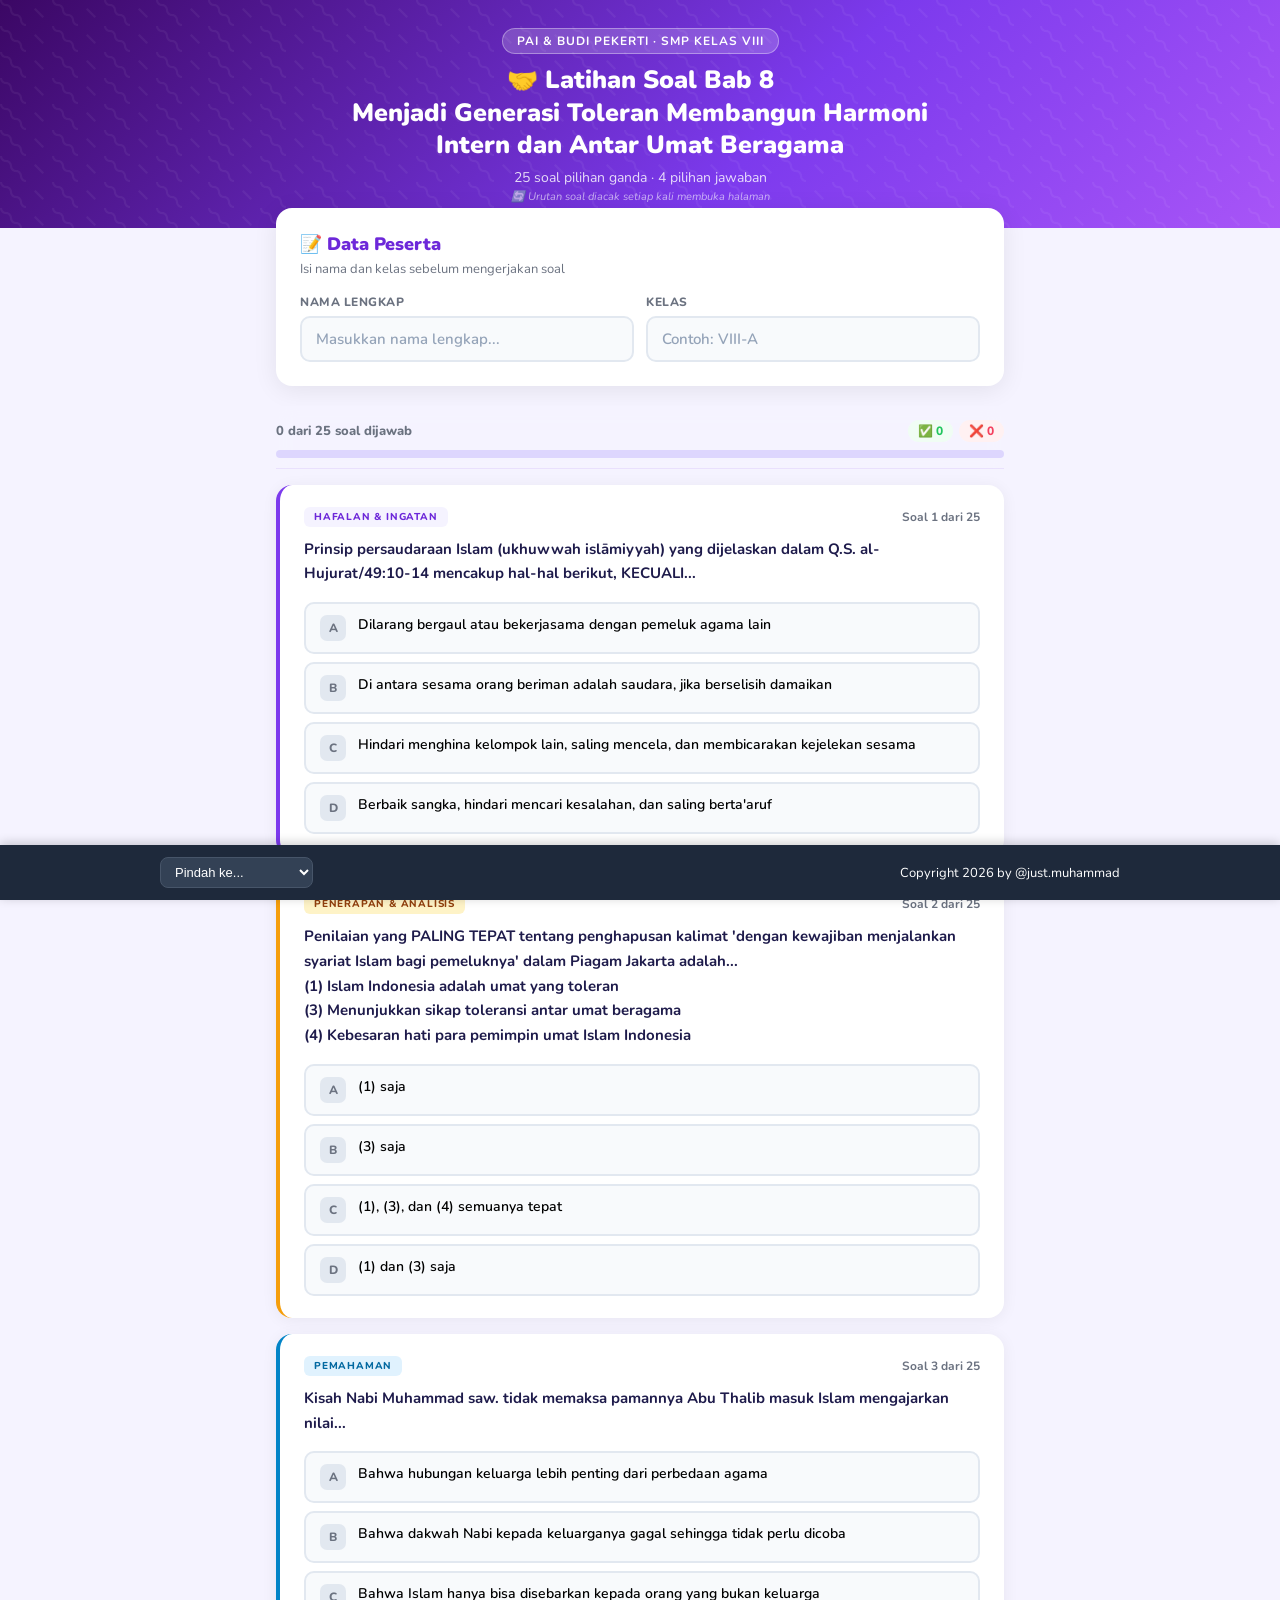
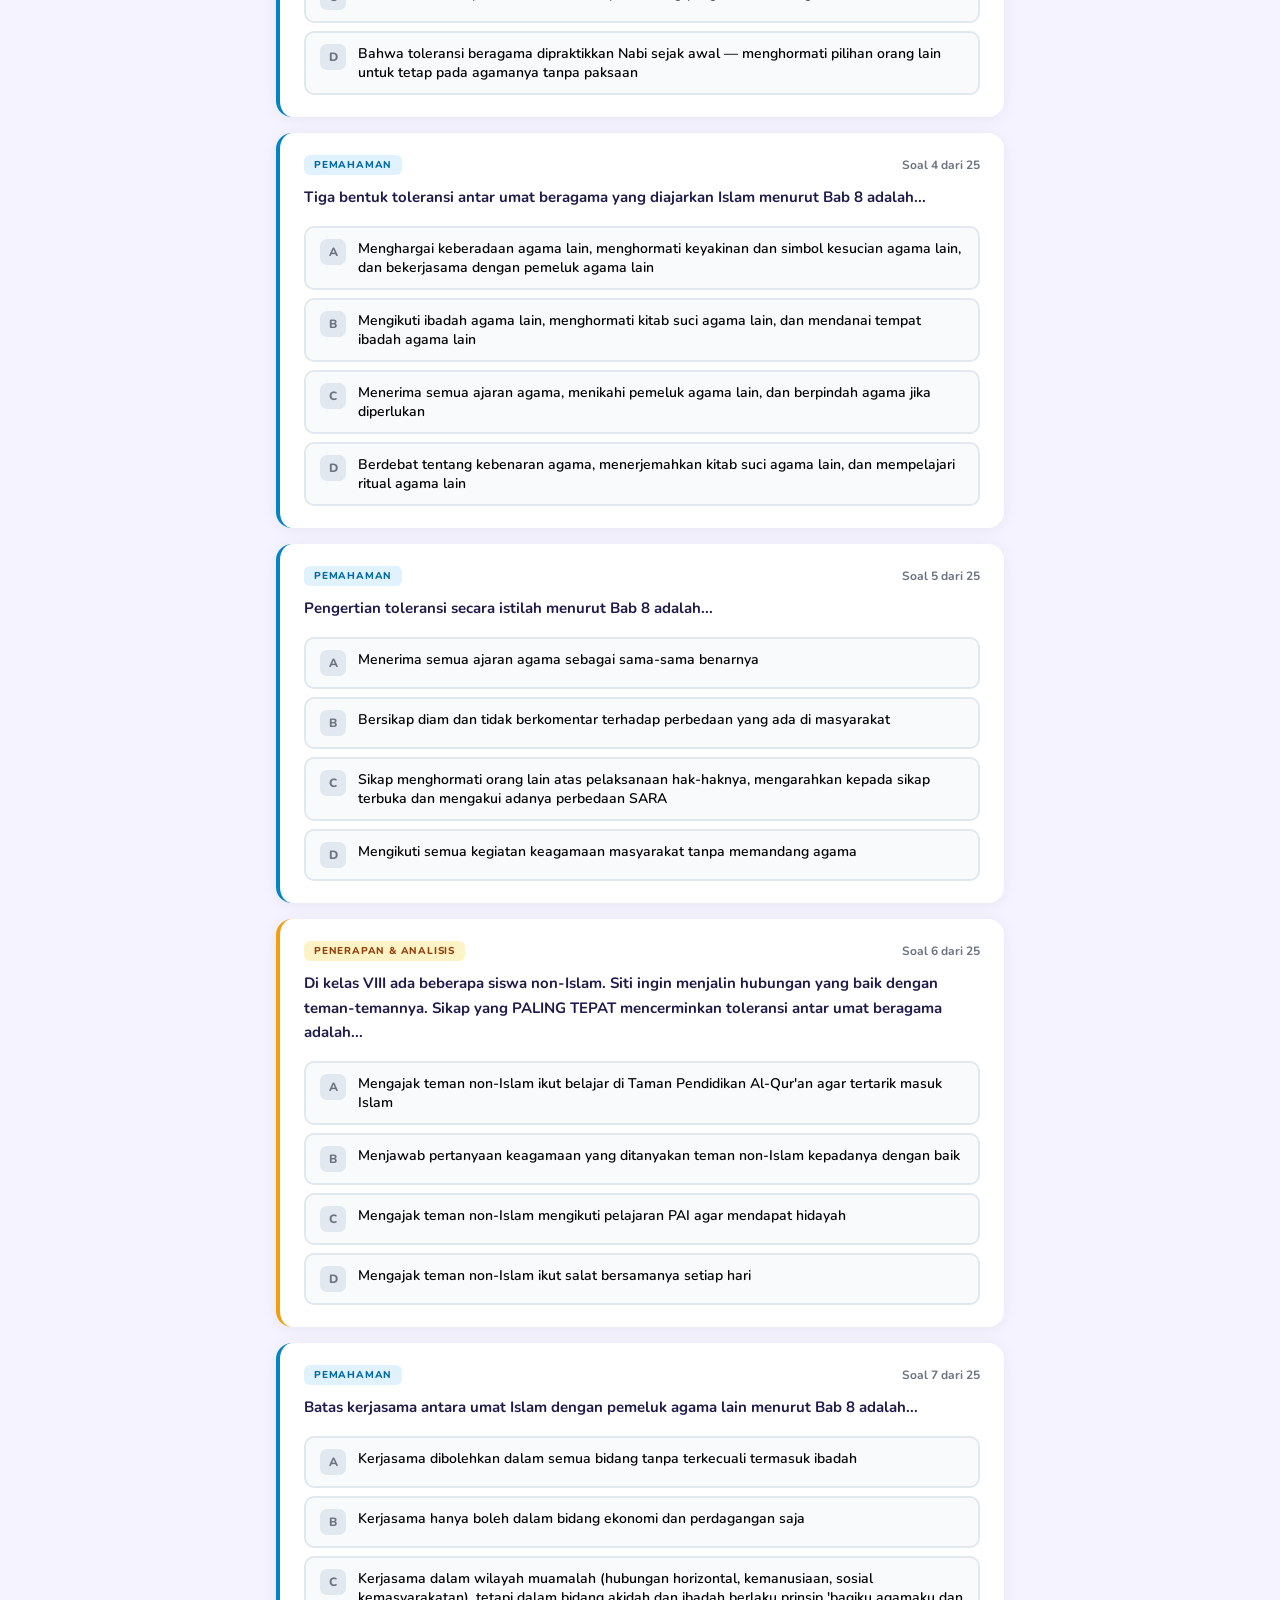
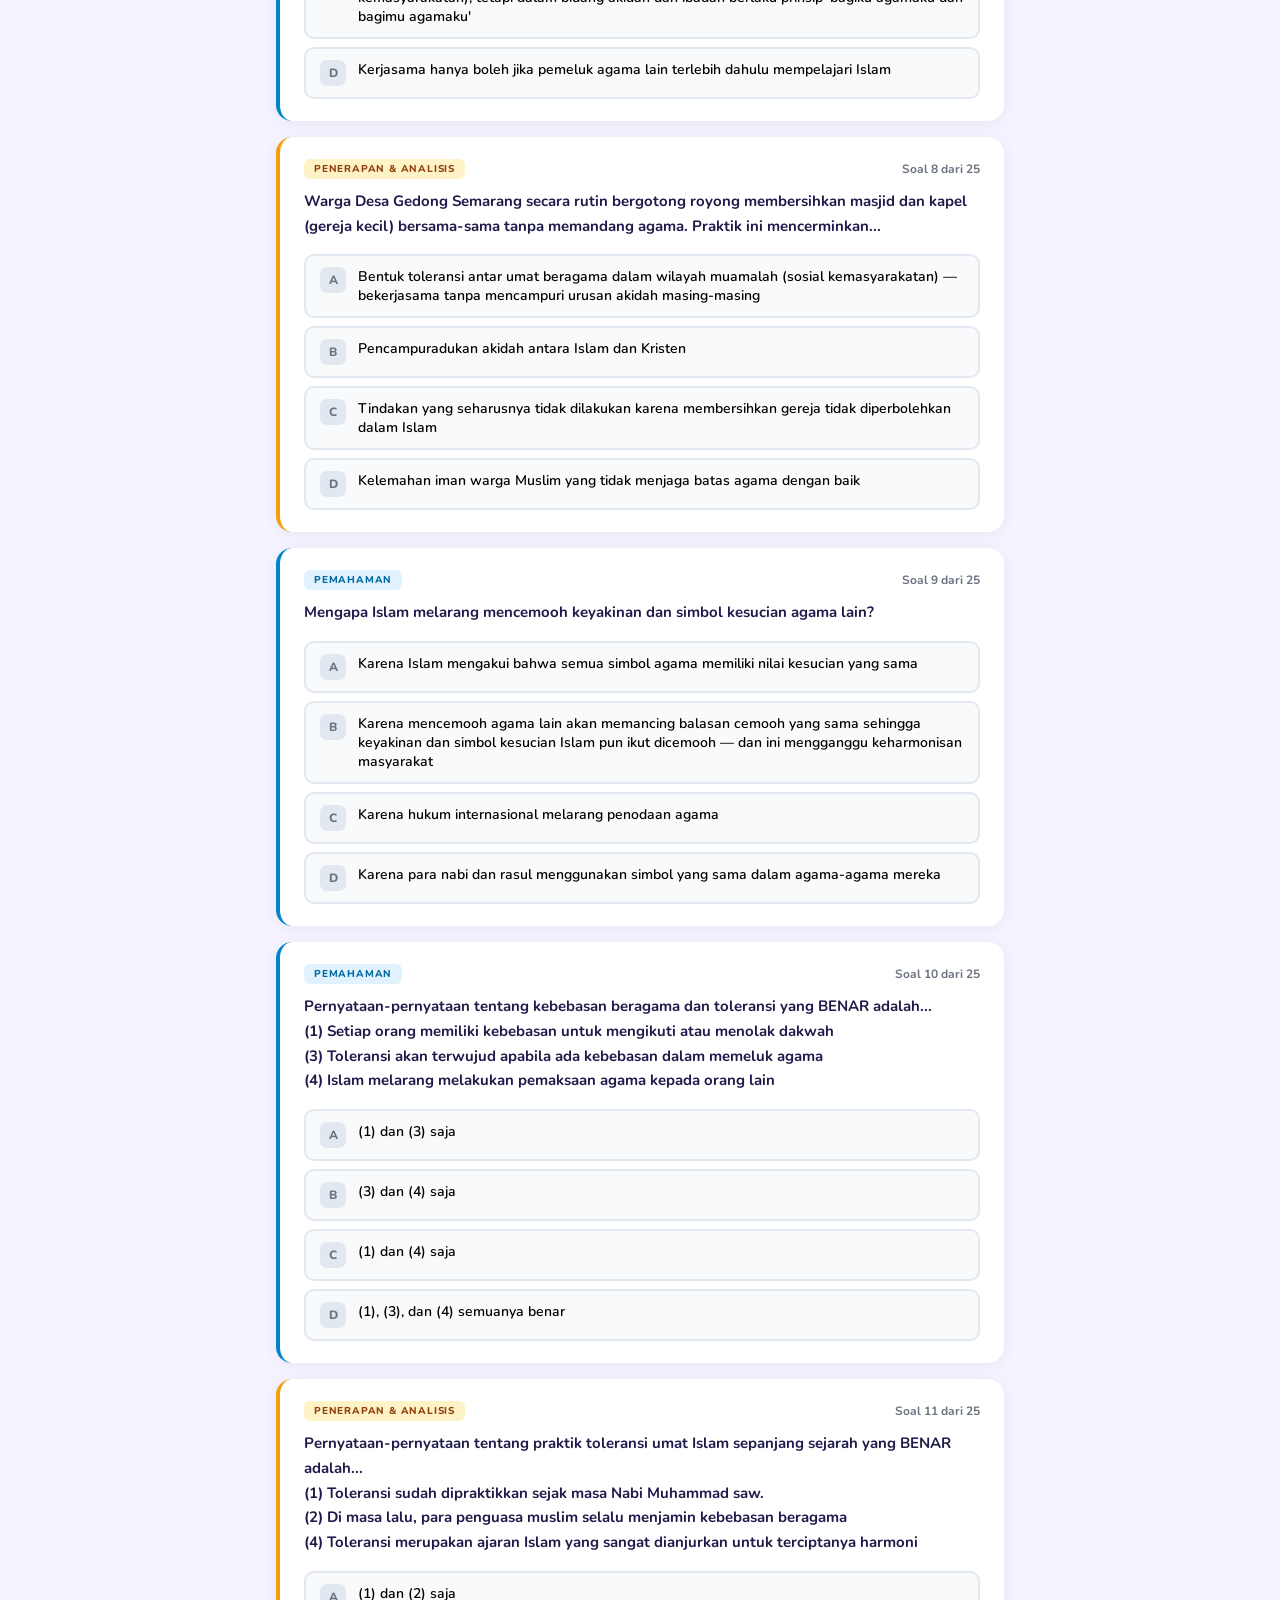
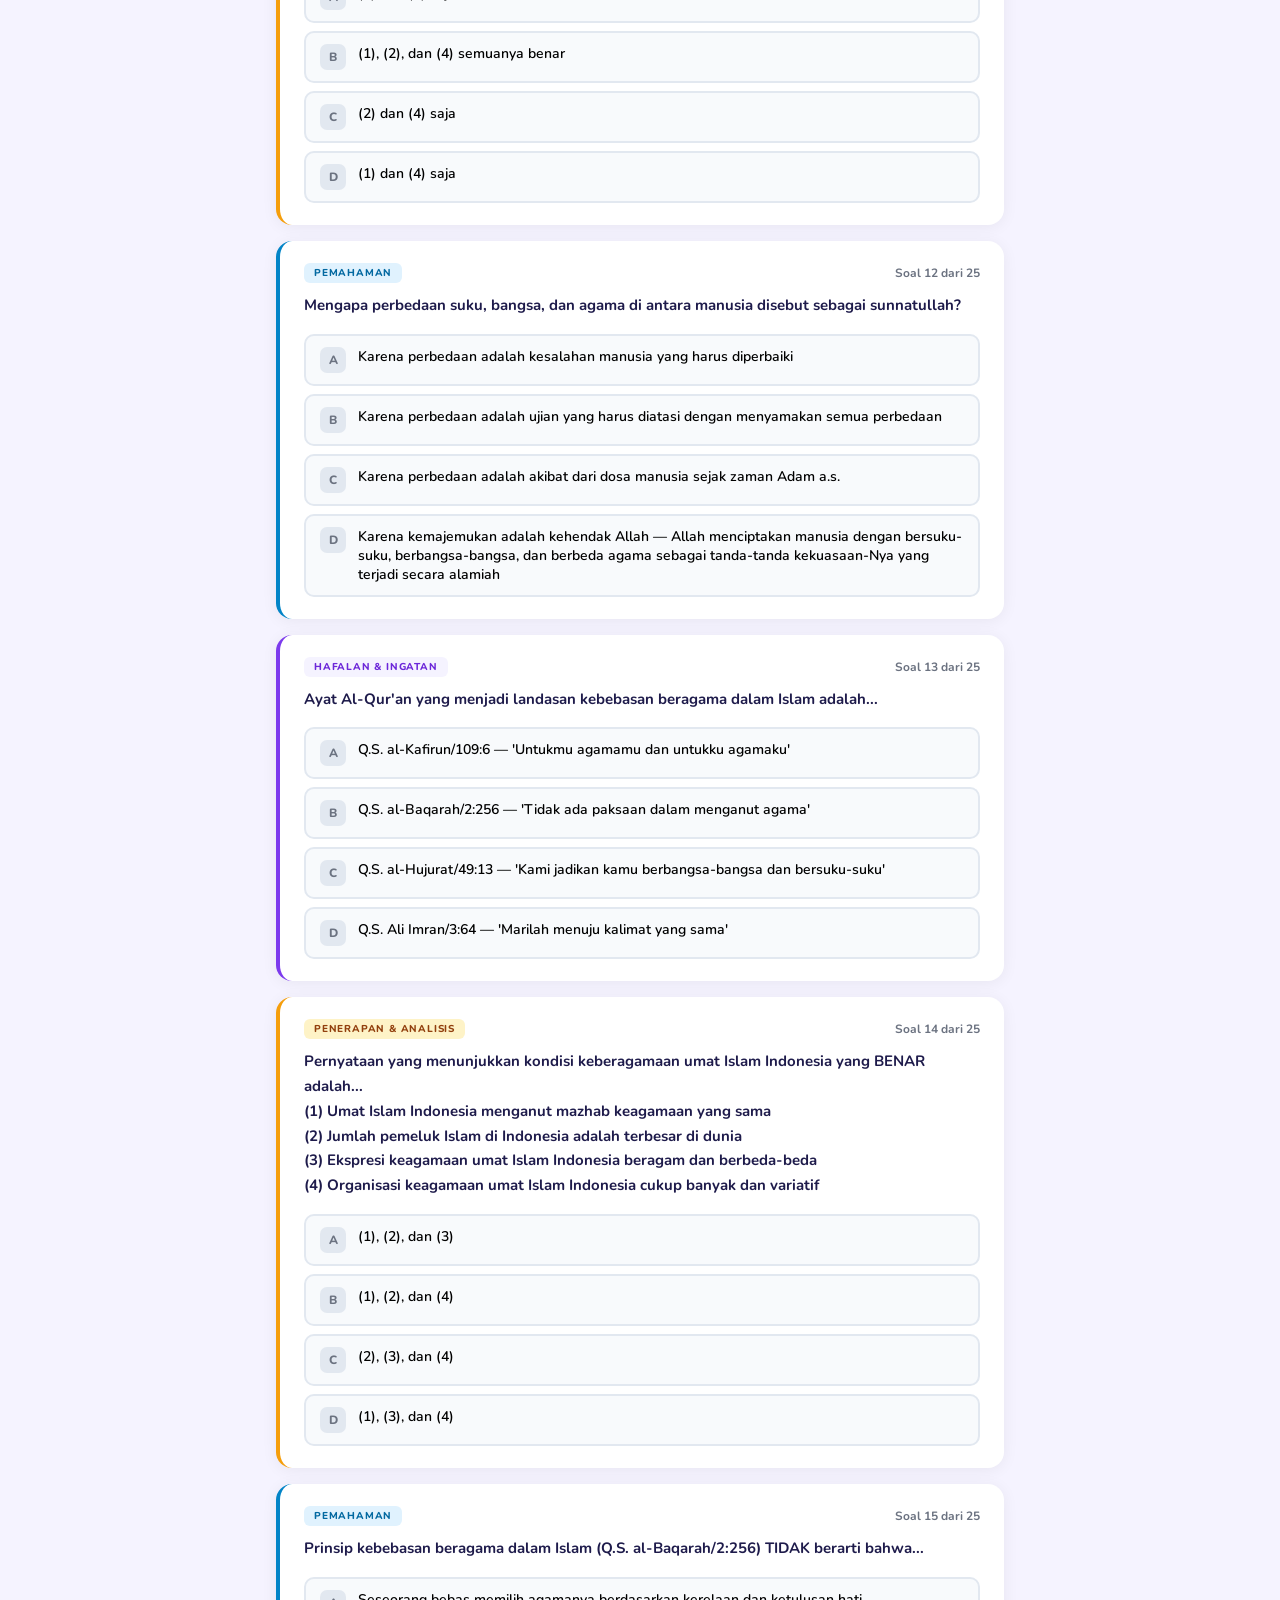
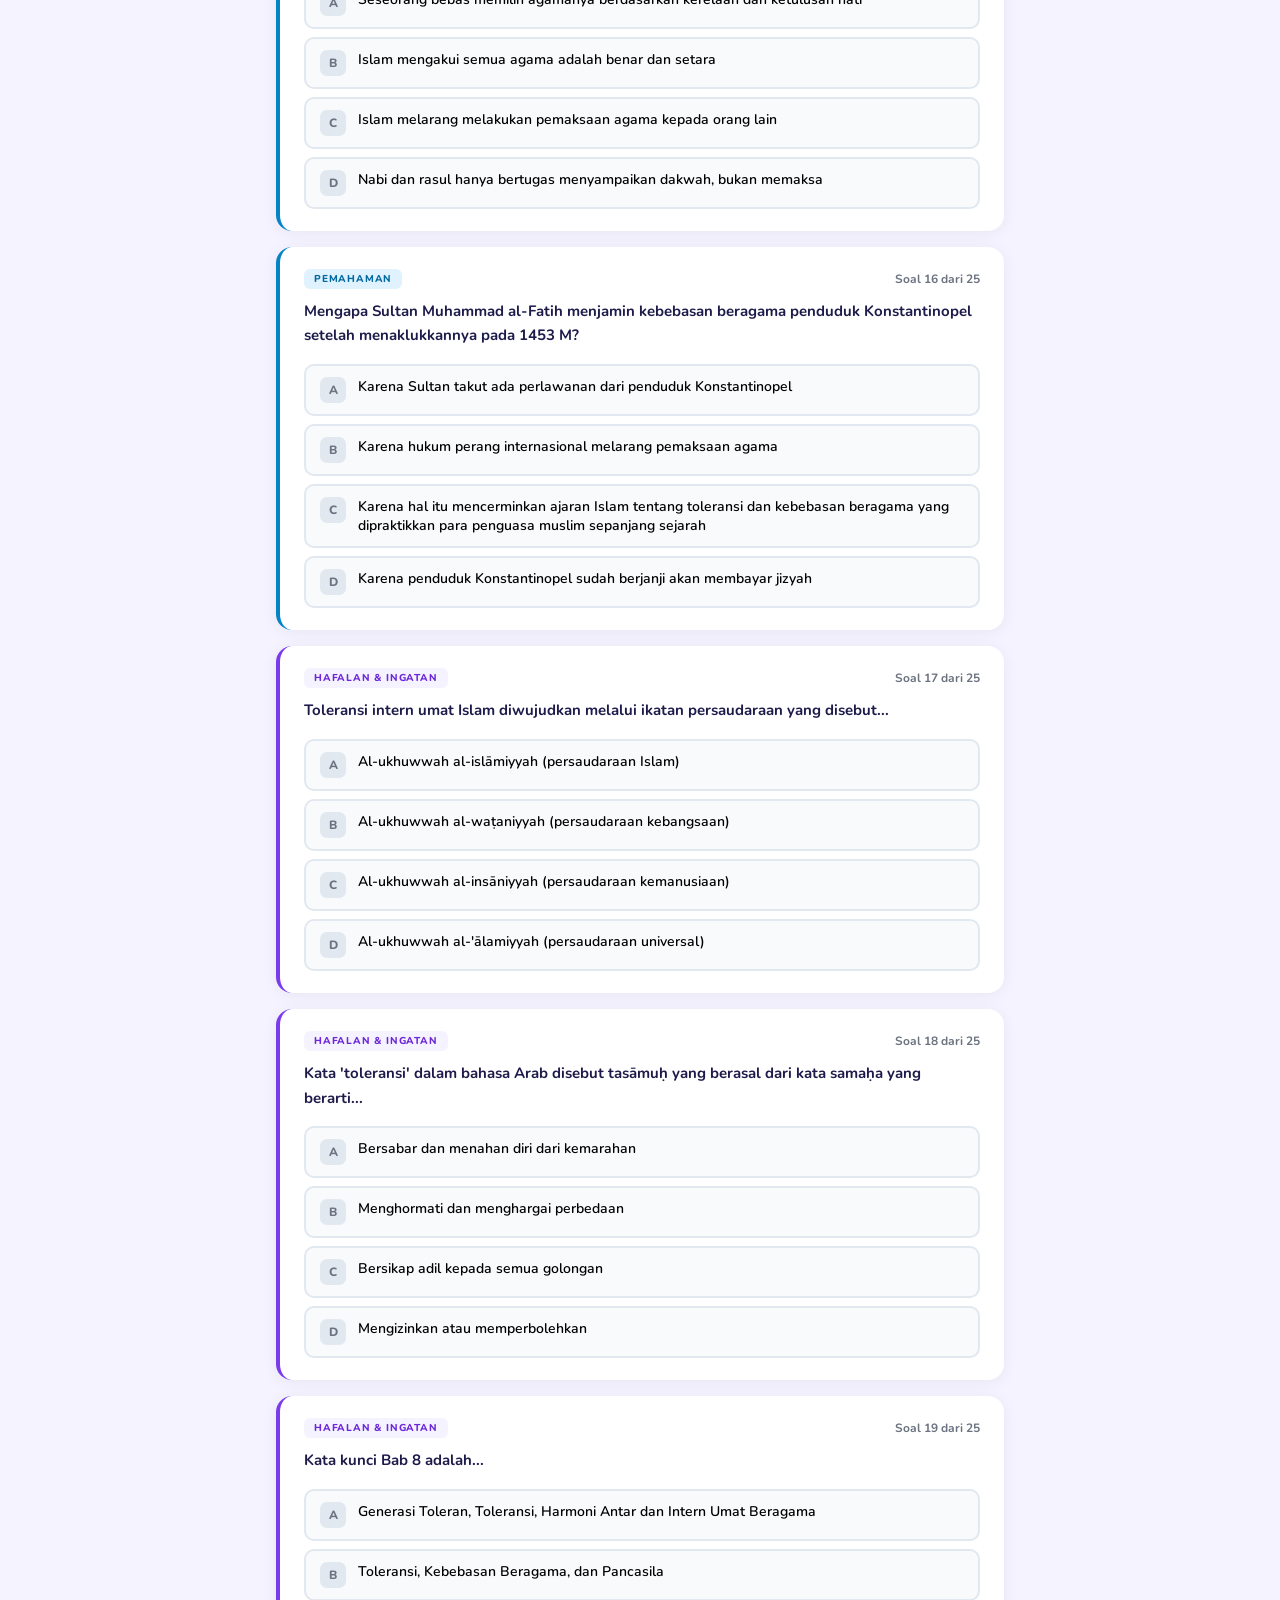
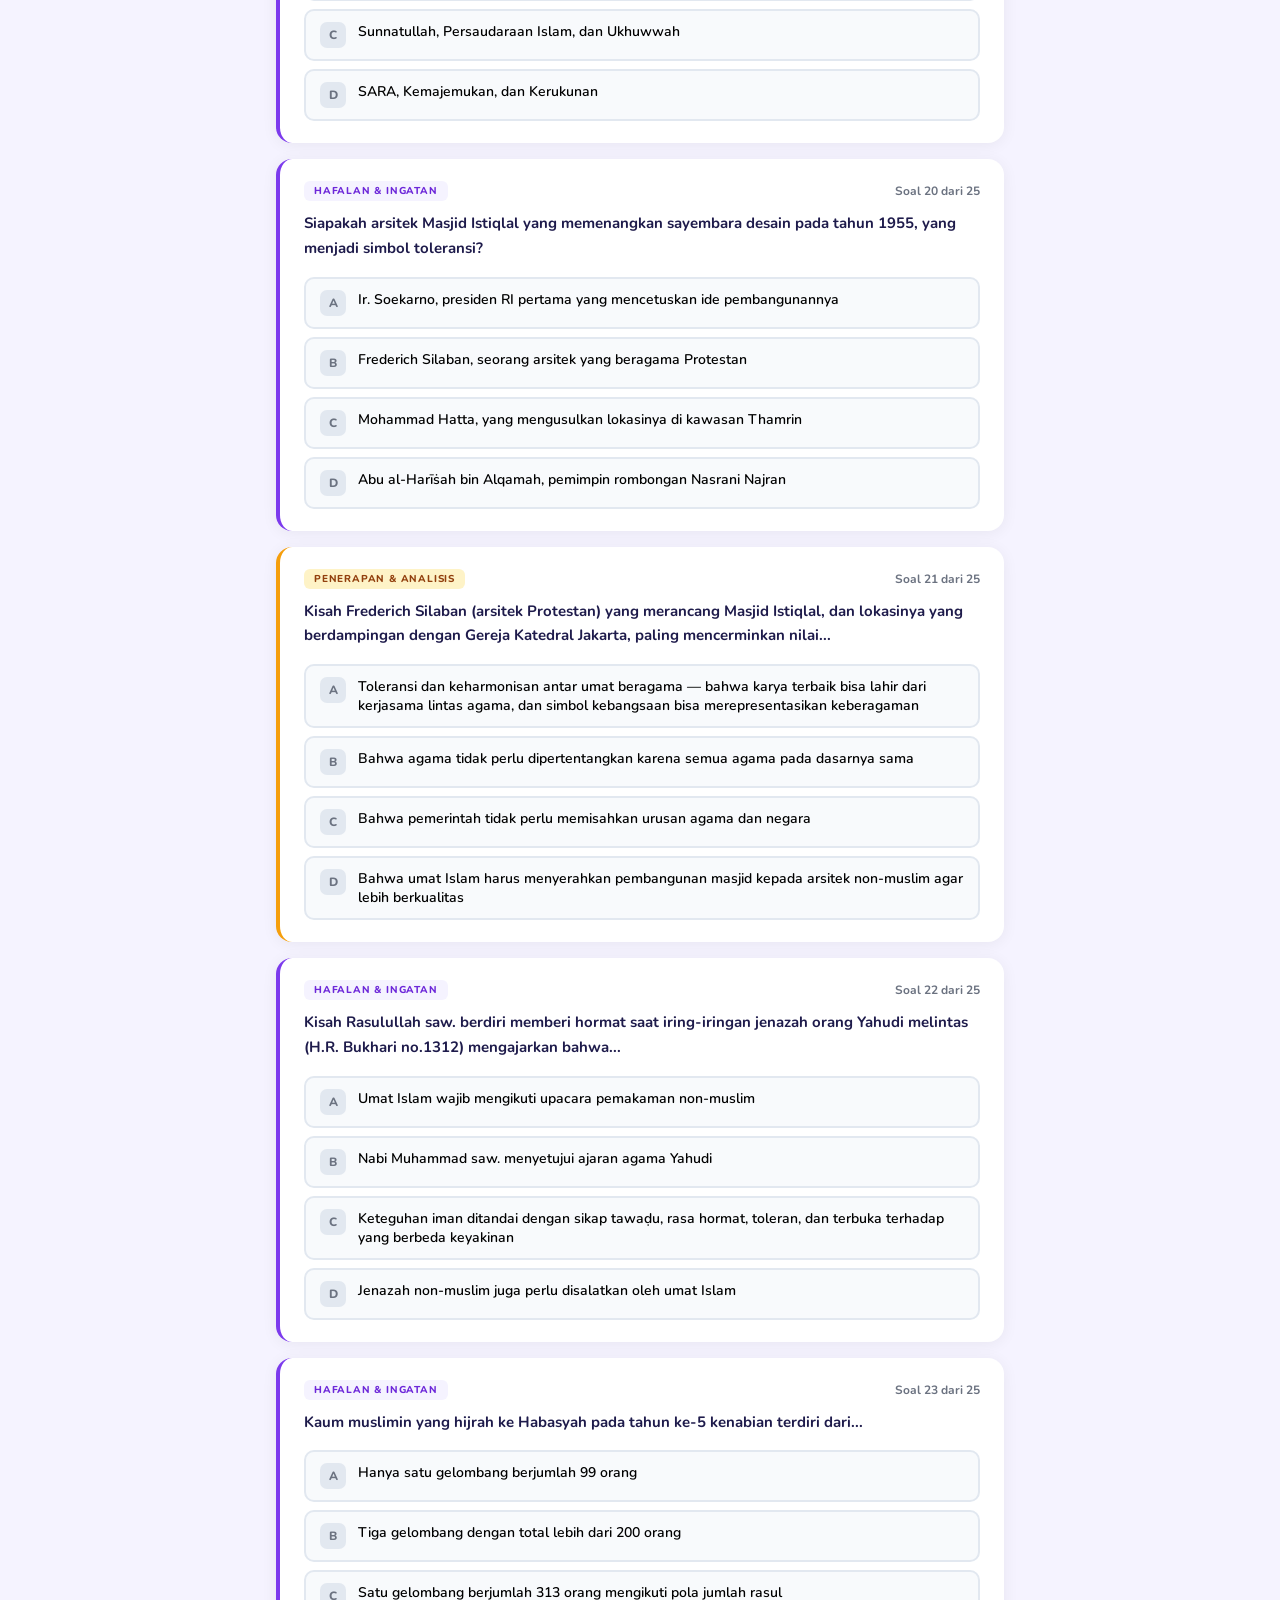
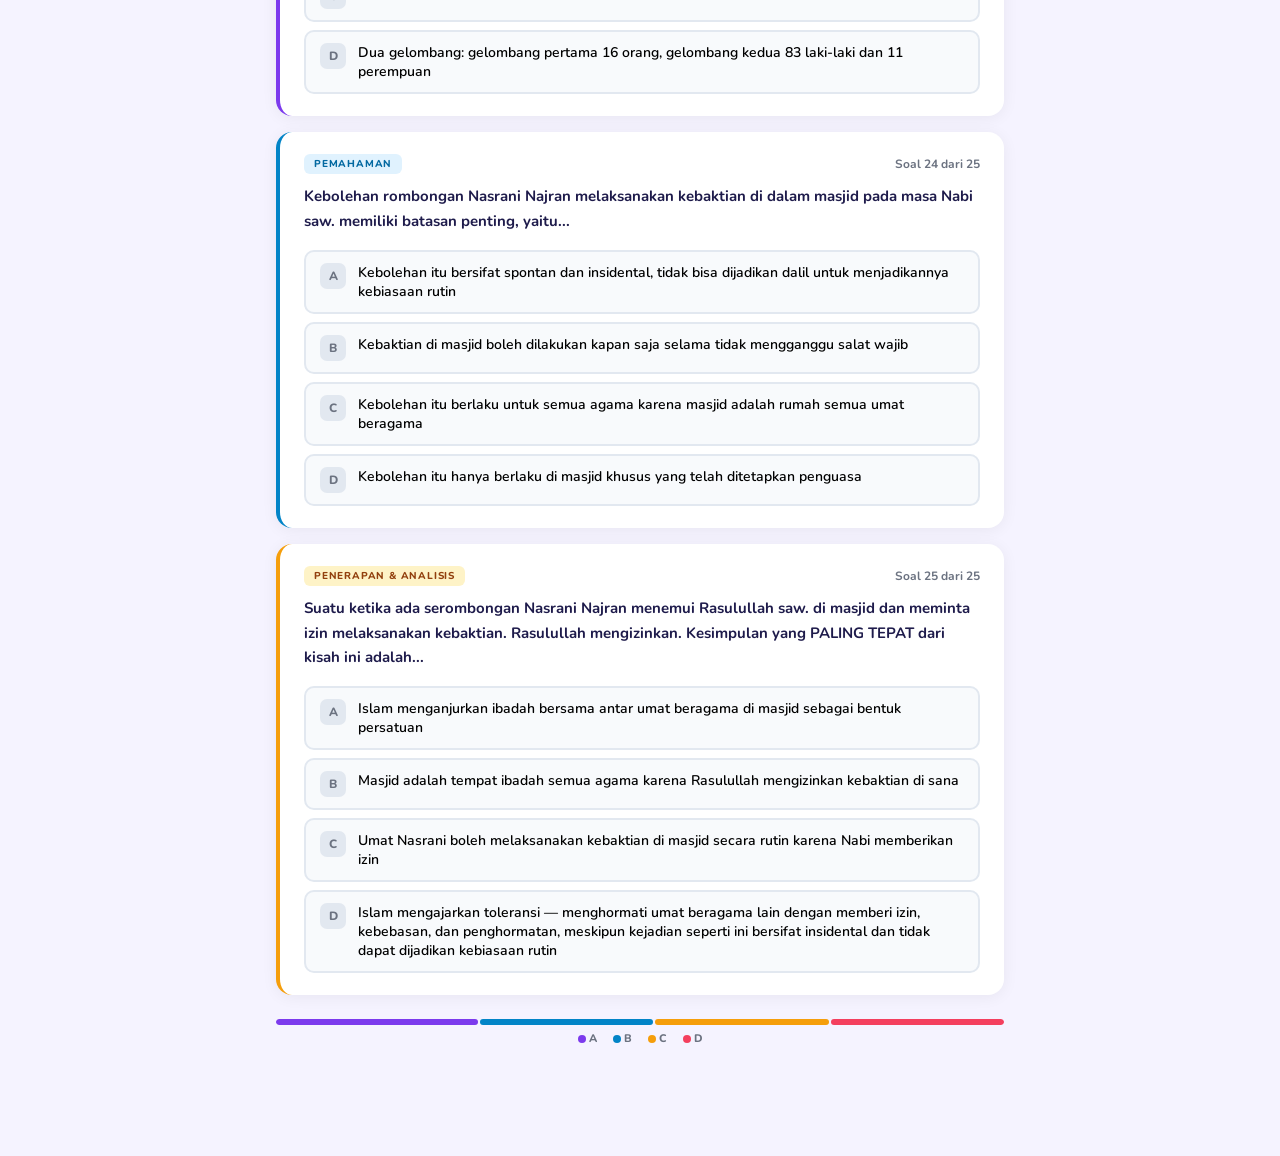
<file: bab8.html>
<!DOCTYPE html>
<html lang="id">
<head>
<meta charset="UTF-8">
<meta name="viewport" content="width=device-width, initial-scale=1.0">
<title>Latihan Soal – Bab 8 PAI Kelas VIII</title>
<link href="https://fonts.googleapis.com/css2?family=Nunito:wght@400;600;700;800;900&display=swap" rel="stylesheet">
<style>
  :root {
    --purple:     #7c3aed;
    --purple-dk:  #6d28d9;
    --purple-lt:  #f5f3ff;
    --gold:       #f59e0b;
    --rose:       #f43f5e;
    --green:      #22c55e;
    --ink:        #1e1b4b;
    --muted:      #6b7280;
    --card:       #ffffff;
    --bg:         #f5f3ff;
    --radius:     16px;
  }
  *{box-sizing:border-box;margin:0;padding:0;}
  html{scroll-behavior:smooth;}
  body{font-family:'Nunito',sans-serif;background:var(--bg);color:var(--ink);min-height:100vh;}

  header{
    background:linear-gradient(135deg,#3b0764 0%,#7c3aed 60%,#a855f7 100%);
    color:#fff;padding:28px 24px 24px;text-align:center;
    position:relative;overflow:hidden;
  }
  header::before{
    content:'';position:absolute;inset:0;
    background:url("data:image/svg+xml,%3Csvg width='52' height='26' viewBox='0 0 52 26' xmlns='http://www.w3.org/2000/svg'%3E%3Cg fill='none' fill-rule='evenodd'%3E%3Cg fill='%23ffffff' fill-opacity='0.05'%3E%3Cpath d='M10 10c0-2.21-1.79-4-4-4-3.314 0-6-2.686-6-6h2c0 2.21 1.79 4 4 4 3.314 0 6 2.686 6 6 0 2.21 1.79 4 4 4 3.314 0 6 2.686 6 6 0 2.21 1.79 4 4 4v2c-3.314 0-6-2.686-6-6 0-2.21-1.79-4-4-4-3.314 0-6-2.686-6-6zm25.464-1.95l8.486 8.486-1.414 1.414-8.486-8.486 1.414-1.414z'/%3E%3C/g%3E%3C/g%3E%3C/svg%3E");
  }
  .badge{
    display:inline-block;background:rgba(255,255,255,.18);
    border:1px solid rgba(255,255,255,.35);border-radius:99px;
    font-size:12px;font-weight:700;letter-spacing:1px;
    text-transform:uppercase;padding:4px 14px;margin-bottom:10px;
  }
  header h1{font-size:clamp(17px,3.8vw,25px);font-weight:900;line-height:1.3;position:relative;}
  header p{font-size:14px;opacity:.82;margin-top:6px;position:relative;}
  .shuffle-note{font-size:11px;opacity:.6;margin-top:2px;font-style:italic;}

  .container{max-width:760px;margin:0 auto;padding:0 16px 40px;}

  .identity-card{
    background:var(--card);border-radius:var(--radius);
    box-shadow:0 4px 24px rgba(0,0,0,.08);
    padding:24px;margin-top:-20px;position:relative;z-index:2;
  }
  .identity-card h2{font-size:18px;font-weight:900;color:var(--purple-dk);margin-bottom:4px;}
  .identity-card .sub{font-size:13px;color:var(--muted);margin-bottom:16px;}
  .input-row{display:flex;gap:12px;flex-wrap:wrap;}
  .input-group{flex:1;min-width:200px;}
  .input-group label{
    display:block;font-size:12px;font-weight:800;
    color:var(--muted);text-transform:uppercase;letter-spacing:.5px;margin-bottom:6px;
  }
  .input-group input{
    width:100%;padding:11px 14px;border:2px solid #e2e8f0;
    border-radius:10px;font-family:'Nunito',sans-serif;
    font-size:15px;font-weight:600;color:var(--ink);
    transition:border-color .2s;background:#f8fafc;
  }
  .input-group input:focus{
    outline:none;border-color:var(--purple);background:#fff;
    box-shadow:0 0 0 3px rgba(124,58,237,.12);
  }
  .input-group input::placeholder{color:#94a3b8;font-weight:600;}

  .progress-sticky{
    position:sticky;top:0;z-index:10;
    background:rgba(245,243,255,.92);backdrop-filter:blur(10px);
    -webkit-backdrop-filter:blur(10px);
    padding:14px 0 10px;margin-top:20px;
    border-bottom:1px solid rgba(124,58,237,.1);
  }
  .prog-top{display:flex;justify-content:space-between;align-items:center;margin-bottom:8px;}
  .prog-label{font-size:13px;font-weight:800;color:var(--muted);}
  .prog-chips{display:flex;gap:6px;}
  .prog-chip{font-size:12px;font-weight:800;padding:3px 10px;border-radius:99px;}
  .prog-chip.cg{background:#f0fdf4;color:var(--green);}
  .prog-chip.cr{background:#fff1f2;color:var(--rose);}
  .prog-bar{height:8px;background:#ddd6fe;border-radius:99px;overflow:hidden;}
  .prog-fill{
    height:100%;border-radius:99px;
    background:linear-gradient(90deg,var(--purple),#a855f7);
    transition:width .5s cubic-bezier(.4,0,.2,1);
  }
  .show-result-btn{
    display:none;margin-top:8px;
    padding:8px 16px;border-radius:8px;
    background:var(--purple);color:#fff;
    font-family:'Nunito',sans-serif;font-size:13px;font-weight:800;
    border:none;cursor:pointer;transition:all .2s;
  }
  .show-result-btn:hover{background:var(--purple-dk);}

  .q-card{
    background:var(--card);border-radius:var(--radius);
    box-shadow:0 2px 16px rgba(0,0,0,.06);
    margin-top:16px;padding:22px 24px;
    border-left:4px solid var(--purple);
  }
  .q-card[data-type="Pemahaman"]{border-left-color:#0284c7;}
  .q-card[data-type="Penerapan & Analisis"]{border-left-color:var(--gold);}
  .q-card.answered-correct{border-left-color:var(--green);}
  .q-card.answered-wrong{border-left-color:var(--rose);}

  .q-header{display:flex;justify-content:space-between;align-items:center;margin-bottom:10px;flex-wrap:wrap;gap:6px;}
  .q-type-badge{
    font-size:10px;font-weight:800;letter-spacing:.8px;
    text-transform:uppercase;padding:3px 10px;border-radius:6px;
  }
  .q-type-badge.t-hafalan{background:var(--purple-lt);color:var(--purple-dk);}
  .q-type-badge.t-pemahaman{background:#e0f2fe;color:#0369a1;}
  .q-type-badge.t-penerapan{background:#fef3c7;color:#92400e;}
  .q-num{font-size:12px;font-weight:700;color:var(--muted);}
  .q-text{font-size:15px;font-weight:700;line-height:1.65;white-space:pre-line;margin-bottom:16px;}

  .q-options{display:flex;flex-direction:column;gap:8px;}
  .opt-btn{
    display:flex;align-items:flex-start;gap:12px;
    background:#f8fafc;border:2px solid #e2e8f0;border-radius:10px;
    padding:11px 14px;cursor:pointer;
    font-family:'Nunito',sans-serif;font-size:14px;font-weight:600;
    text-align:left;transition:all .2s;width:100%;
  }
  .opt-btn:hover:not(:disabled){border-color:var(--purple);background:var(--purple-lt);transform:translateX(3px);}
  .opt-label{
    min-width:26px;height:26px;background:#e2e8f0;border-radius:7px;
    display:flex;align-items:center;justify-content:center;
    font-size:12px;font-weight:800;color:var(--muted);flex-shrink:0;transition:all .2s;
  }
  .opt-btn.correct{border-color:var(--green);background:#f0fdf4;}
  .opt-btn.correct .opt-label{background:var(--green);color:#fff;}
  .opt-btn.wrong{border-color:var(--rose);background:#fff1f2;}
  .opt-btn.wrong .opt-label{background:var(--rose);color:#fff;}
  .opt-btn.dimmed{opacity:.5;}
  .opt-btn:disabled{cursor:default;}

  .q-feedback{
    display:none;margin-top:14px;border-radius:10px;
    padding:12px 16px;font-size:13px;line-height:1.65;
  }
  .q-feedback.show{display:block;animation:slideUp .3s ease;}
  .q-feedback.fb-correct{background:#f0fdf4;border-left:4px solid var(--green);}
  .q-feedback.fb-wrong{background:#fff1f2;border-left:4px solid var(--rose);}
  .q-feedback strong{display:block;font-size:14px;margin-bottom:3px;}
  @keyframes slideUp{from{opacity:0;transform:translateY(8px);}to{opacity:1;transform:none;}}

  .result-overlay{
    display:none;position:fixed;inset:0;z-index:100;
    background:rgba(15,23,42,.6);backdrop-filter:blur(6px);
    -webkit-backdrop-filter:blur(6px);
    justify-content:center;align-items:center;padding:20px;
  }
  .result-overlay.show{display:flex;animation:fadeIn .4s ease;}
  @keyframes fadeIn{from{opacity:0;}to{opacity:1;}}

  .result-modal{
    background:var(--card);border-radius:20px;
    box-shadow:0 24px 64px rgba(0,0,0,.2);
    max-width:480px;width:100%;padding:36px 28px;
    text-align:center;position:relative;overflow:hidden;
    animation:modalPop .4s cubic-bezier(.2,.8,.3,1.2);
  }
  @keyframes modalPop{from{opacity:0;transform:scale(.85) translateY(30px);}to{opacity:1;transform:none;}}

  .result-modal .confetti-container{position:absolute;inset:0;pointer-events:none;overflow:hidden;}
  .confetti{position:absolute;top:-10px;opacity:0;animation:confettiFall linear forwards;}
  @keyframes confettiFall{
    0%{opacity:1;transform:translateY(0) rotate(0deg) scale(1);}
    80%{opacity:1;}
    100%{opacity:0;transform:translateY(420px) rotate(720deg) scale(.5);}
  }

  .r-emoji{font-size:56px;position:relative;}
  .r-greeting{font-size:14px;color:var(--muted);margin-top:12px;font-weight:700;}
  .r-name{font-size:24px;font-weight:900;color:var(--ink);margin:4px 0 0;}
  .r-class{font-size:13px;color:var(--purple);font-weight:700;margin-bottom:20px;}
  .r-score-wrap{background:var(--bg);border-radius:14px;padding:20px;margin-bottom:20px;}
  .r-score-label{font-size:12px;font-weight:800;color:var(--muted);text-transform:uppercase;letter-spacing:.5px;}
  .r-score{font-size:52px;font-weight:900;color:var(--purple);line-height:1.1;}
  .r-score span{font-size:20px;font-weight:700;color:var(--muted);}
  .r-stats{display:flex;gap:10px;justify-content:center;margin-top:14px;}
  .r-stat{background:#fff;border-radius:10px;padding:10px 16px;font-size:12px;font-weight:700;color:var(--muted);}
  .r-stat b{display:block;font-size:20px;font-weight:900;}
  .r-stat.sg b{color:var(--green);}
  .r-stat.sr b{color:var(--rose);}

  .r-predikat{display:inline-block;padding:6px 20px;border-radius:99px;font-weight:800;font-size:14px;margin-bottom:16px;}
  .r-motivasi{
    font-size:14px;line-height:1.7;color:var(--muted);
    background:#f8fafc;border-radius:12px;padding:14px 18px;
    margin-bottom:24px;text-align:left;
  }
  .r-motivasi strong{color:var(--ink);}

  .r-btns{display:flex;flex-direction:column;gap:10px;}
  .btn{
    padding:13px 24px;border-radius:12px;font-family:'Nunito',sans-serif;
    font-size:15px;font-weight:800;border:none;cursor:pointer;transition:all .2s;
  }
  .btn-primary{background:var(--purple);color:#fff;box-shadow:0 4px 12px rgba(124,58,237,.3);}
  .btn-primary:hover{background:var(--purple-dk);transform:translateY(-2px);}
  .btn-outline{background:transparent;color:var(--muted);border:2px solid #e2e8f0;}
  .btn-outline:hover{border-color:var(--purple);color:var(--purple);}

  .dist-bar{
    display:flex;height:6px;border-radius:99px;overflow:hidden;
    margin-top:24px;gap:2px;
  }
  .dist-bar div{height:100%;border-radius:99px;transition:width .4s;}
  .dist-legend{
    display:flex;justify-content:center;gap:16px;margin-top:6px;
    font-size:11px;font-weight:800;color:var(--muted);
  }
  .dist-legend span{display:flex;align-items:center;gap:3px;}
  .dist-legend i{width:8px;height:8px;border-radius:50%;display:inline-block;}

  @media(max-width:500px){
    .q-card{padding:16px 14px;}
    .opt-btn{padding:10px 12px;font-size:13px;}
    .result-modal{padding:20px 16px; max-width:85vw; max-height:calc(100vh - 40px); overflow-y:auto;}
    .r-emoji{font-size:48px;}
    .r-name{font-size:20px;}
    .r-score{font-size:42px;}
    .r-motivasi{font-size:13px;}
    .r-score-wrap{padding:14px;}
    .r-stat{padding:8px 12px; font-size:11px;}
    .r-stat b{font-size:18px;}
    .r-predikat{padding:4px 16px; font-size:13px;}
    .r-btns{gap:8px;}
    .btn{padding:11px 20px; font-size:14px;}
    .identity-card{padding:18px 16px;}
  }

  /* --- PERBAIKAN FOOTER BY MENTOR --- */
.main-footer {
    background-color: #1e293b !important; /* Warna gelap modern */
    color: white !important;
    padding: 12px 0 !important;
    position: fixed !important;
    bottom: 0 !important;
    left: 0 !important;
    width: 100% !important;
    z-index: 9999 !important; /* Supaya tidak tertutup elemen soal */
    box-shadow: 0 -2px 10px rgba(0,0,0,0.2);
    font-family: 'Nunito', sans-serif;
}

.footer-container {
    display: flex !important;
    /* Baris di bawah ini adalah kuncinya! */
    justify-content: space-between !important; 
    align-items: center !important;
    max-width: 1000px;
    margin: 0 auto !important;
    padding: 0 20px !important;
}

.footer-left select {
    padding: 6px 10px !important;
    border-radius: 8px !important;
    border: 1px solid #475569 !important;
    background: #334155 !important;
    color: white !important;
    cursor: pointer;
    font-size: 13px;
}

.footer-right p {
    margin: 0 !important;
    font-size: 13px !important;
    text-align: right !important; /* Memastikan teks rata kanan */
    white-space: nowrap; /* Mencegah teks turun ke bawah/terpotong */
}

/* Supaya konten soal paling bawah tidak tertutup footer */
body {
    padding-bottom: 70px !important;
}
</style>
</head>
<body>

<header>
  <div class="badge">PAI & Budi Pekerti · SMP Kelas VIII</div>
  <h1>🤝 Latihan Soal Bab 8<br>Menjadi Generasi Toleran Membangun Harmoni<br>Intern dan Antar Umat Beragama</h1>
  <p>25 soal pilihan ganda · 4 pilihan jawaban</p>
  <p class="shuffle-note">🔄 Urutan soal diacak setiap kali membuka halaman</p>
</header>

<div class="container">
  <section class="identity-card">
    <h2>📝 Data Peserta</h2>
    <p class="sub">Isi nama dan kelas sebelum mengerjakan soal</p>
    <div class="input-row">
      <div class="input-group">
        <label for="inp-nama">Nama Lengkap</label>
        <input type="text" id="inp-nama" placeholder="Masukkan nama lengkap...">
      </div>
      <div class="input-group">
        <label for="inp-kelas">Kelas</label>
        <input type="text" id="inp-kelas" placeholder="Contoh: VIII-A">
      </div>
    </div>
  </section>

  <div class="progress-sticky">
    <div class="prog-top">
      <span class="prog-label" id="prog-label">0 dari 25 soal dijawab</span>
      <div class="prog-chips">
        <span class="prog-chip cg" id="chip-g">✅ 0</span>
        <span class="prog-chip cr" id="chip-r">❌ 0</span>
      </div>
    </div>
    <div class="prog-bar"><div class="prog-fill" id="prog-fill" style="width:0%"></div></div>
    <button class="show-result-btn" id="btn-show-result" onclick="openResult()">🎉 Lihat Hasil</button>
  </div>

  <div id="questions-container"></div>

  <div style="margin-top:24px;">
    <div class="dist-bar" id="dist-bar"></div>
    <div class="dist-legend">
      <span><i style="background:var(--purple)"></i>A</span>
      <span><i style="background:#0284c7"></i>B</span>
      <span><i style="background:var(--gold)"></i>C</span>
      <span><i style="background:var(--rose)"></i>D</span>
    </div>
  </div>
</div>

<div class="result-overlay" id="result-overlay">
  <div class="result-modal">
    <div class="confetti-container" id="confetti-box"></div>
    <div class="r-emoji" id="r-emoji"></div>
    <div class="r-greeting">Selamat!</div>
    <div class="r-name" id="r-name"></div>
    <div class="r-class" id="r-class"></div>
    <div class="r-score-wrap">
      <div class="r-score-label">Skor Kamu</div>
      <div class="r-score"><span id="r-score"></span><span>/100</span></div>
      <div class="r-stats">
        <div class="r-stat sg"><b id="r-correct">0</b>Benar</div>
        <div class="r-stat sr"><b id="r-wrong">0</b>Salah</div>
      </div>
    </div>
    <div class="r-predikat" id="r-predikat"></div>
    <div class="r-motivasi" id="r-motivasi"></div>
    <div class="r-btns">
      <button class="btn btn-outline" onclick="closeResult()">Tinjau Jawaban Saya</button>
      <button class="btn btn-primary" onclick="restart()">🔁 Ulangi Latihan</button>
    </div>
  </div>
</div>

<script>
// ═══════════════════════════════════════════════════════
// DATA SOAL — distribusi seimbang & terverifikasi:
// A=7, B=6, C=6, D=6 (total 25)
// Pola: A,D,B,A,C,D,B,A,C,D,B,A,C,D,B,A,C,D,B,A,C,D,B,A,C
// Tidak ada dua jawaban berurutan yang sama
// ═══════════════════════════════════════════════════════
const questions = [
  // ── Soal 1 → Jawaban A ──
  {
    type:"Hafalan & Ingatan",
    text:"Kata kunci Bab 8 adalah...",
    options:["Generasi Toleran, Toleransi, Harmoni Antar dan Intern Umat Beragama","Toleransi, Kebebasan Beragama, dan Pancasila","Sunnatullah, Persaudaraan Islam, dan Ukhuwwah","SARA, Kemajemukan, dan Kerukunan"],
    answer:0,
    explanation:"Kata kunci Bab 8 adalah 'Generasi Toleran, Toleransi, Harmoni Antar dan Intern Umat Beragama.' Ketiganya merangkum isi bab yang membahas pengertian toleransi, cara mengembangkannya, dan praktik toleransi umat Islam sepanjang sejarah."
  },
  // ── Soal 2 → Jawaban D ──
  {
    type:"Hafalan & Ingatan",
    text:"Kata 'toleransi' dalam bahasa Arab disebut tasāmuḥ yang berasal dari kata samaḥa yang berarti...",
    options:["Bersabar dan menahan diri dari kemarahan","Menghormati dan menghargai perbedaan","Bersikap adil kepada semua golongan","Mengizinkan atau memperbolehkan"],
    answer:3,
    explanation:"Toleransi dalam bahasa Arab adalah tasāmuḥ yang berasal dari kata dasar samaḥa yang berarti mengizinkan atau memperbolehkan. Makna inilah yang terkandung dalam hadis Rasulullah saw.: 'Agama yang paling dicintai Allah adalah agama yang lurus lagi memperkenankan (al-ḥanīfiyyah al-samḥah).'"
  },
  // ── Soal 3 → Jawaban B ──
  {
    type:"Hafalan & Ingatan",
    text:"Ayat Al-Qur'an yang menjadi landasan kebebasan beragama dalam Islam adalah...",
    options:["Q.S. al-Kafirun/109:6 — 'Untukmu agamamu dan untukku agamaku'","Q.S. al-Baqarah/2:256 — 'Tidak ada paksaan dalam menganut agama'","Q.S. al-Hujurat/49:13 — 'Kami jadikan kamu berbangsa-bangsa dan bersuku-suku'","Q.S. Ali Imran/3:64 — 'Marilah menuju kalimat yang sama'"],
    answer:1,
    explanation:"Q.S. al-Baqarah/2:256 berbunyi: 'Tidak ada paksaan dalam (menganut) agama (Islam), sesungguhnya telah jelas perbedaan antara jalan yang benar dengan jalan yang sesat.' Ayat ini turun berkaitan dengan pertanyaan seorang sahabat Ansar tentang boleh tidaknya memaksa anaknya masuk Islam."
  },
  // ── Soal 4 → Jawaban A ──
  {
    type:"Hafalan & Ingatan",
    text:"Prinsip persaudaraan Islam (ukhuwwah islāmiyyah) yang dijelaskan dalam Q.S. al-Hujurat/49:10-14 mencakup hal-hal berikut, KECUALI...",
    options:["Dilarang bergaul atau bekerjasama dengan pemeluk agama lain","Di antara sesama orang beriman adalah saudara, jika berselisih damaikan","Hindari menghina kelompok lain, saling mencela, dan membicarakan kejelekan sesama","Berbaik sangka, hindari mencari kesalahan, dan saling berta'aruf"],
    answer:0,
    explanation:"Prinsip dalam Q.S. al-Hujurat/49:10-14 meliputi: sesama mukmin bersaudara, damaikan yang berselisih, hindari menghina kelompok lain, hindari saling mencela, berbaik sangka, hindari mencari kesalahan, hindari membicarakan kejelekan, dan saling berta'aruf. Islam TIDAK melarang bergaul dengan pemeluk agama lain — justru kerjasama sosial kemanusiaan dengan mereka dianjurkan."
  },
  // ── Soal 5 → Jawaban C ──
  {
    type:"Hafalan & Ingatan",
    text:"Kisah Rasulullah saw. berdiri memberi hormat saat iring-iringan jenazah orang Yahudi melintas (H.R. Bukhari no.1312) mengajarkan bahwa...",
    options:["Umat Islam wajib mengikuti upacara pemakaman non-muslim","Nabi Muhammad saw. menyetujui ajaran agama Yahudi","Keteguhan iman ditandai dengan sikap tawaḍu, rasa hormat, toleran, dan terbuka terhadap yang berbeda keyakinan","Jenazah non-muslim juga perlu disalatkan oleh umat Islam"],
    answer:2,
    explanation:"Ketika sahabat mengingatkan bahwa jenazah itu orang Yahudi, Rasulullah menjawab 'Bukankah ia juga manusia?' Pesan yang tersirat: keteguhan iman bukan ditandai dengan angkuh terhadap yang berbeda keyakinan. Justru kuatnya iman memantulkan sikap tawaḍu, rasa hormat, tasāmuḥ (toleran), dan terbuka terhadap yang lain."
  },
  // ── Soal 6 → Jawaban D ──
  {
    type:"Hafalan & Ingatan",
    text:"Kaum muslimin yang hijrah ke Habasyah pada tahun ke-5 kenabian terdiri dari...",
    options:["Hanya satu gelombang berjumlah 99 orang","Tiga gelombang dengan total lebih dari 200 orang","Satu gelombang berjumlah 313 orang mengikuti pola jumlah rasul","Dua gelombang: gelombang pertama 16 orang, gelombang kedua 83 laki-laki dan 11 perempuan"],
    answer:3,
    explanation:"Kaum muslimin yang hijrah ke Habasyah datang dalam dua gelombang: gelombang pertama berjumlah 16 orang, dan gelombang kedua berjumlah lebih besar yaitu 83 laki-laki dan 11 perempuan. Mereka tinggal di Habasyah sampai mendengar kabar Nabi Muhammad saw. hijrah ke Madinah pada tahun ke-13 kenabian."
  },
  // ── Soal 7 → Jawaban B ──
  {
    type:"Hafalan & Ingatan",
    text:"Siapakah arsitek Masjid Istiqlal yang memenangkan sayembara desain pada tahun 1955, yang menjadi simbol toleransi?",
    options:["Ir. Soekarno, presiden RI pertama yang mencetuskan ide pembangunannya","Frederich Silaban, seorang arsitek yang beragama Protestan","Mohammad Hatta, yang mengusulkan lokasinya di kawasan Thamrin","Abu al-Harīṡah bin Alqamah, pemimpin rombongan Nasrani Najran"],
    answer:1,
    explanation:"Pemenang sayembara desain Masjid Istiqlal tahun 1955 adalah Frederich Silaban, seorang arsitek yang beragama Protestan. Bung Karno menyematkan julukan 'By the Grace of God' (Dengan Rahmat Tuhan) kepadanya. Silaban disebut sebagai 'arsitek pengukir sejarah toleransi di Indonesia.'"
  },
  // ── Soal 8 → Jawaban A ──
  {
    type:"Hafalan & Ingatan",
    text:"Toleransi intern umat Islam diwujudkan melalui ikatan persaudaraan yang disebut...",
    options:["Al-ukhuwwah al-islāmiyyah (persaudaraan Islam)","Al-ukhuwwah al-waṭaniyyah (persaudaraan kebangsaan)","Al-ukhuwwah al-insāniyyah (persaudaraan kemanusiaan)","Al-ukhuwwah al-'ālamiyyah (persaudaraan universal)"],
    answer:0,
    explanation:"Toleransi dalam keragaman umat Islam diwujudkan dengan ikatan persaudaraan yang disebut al-ukhuwwah al-islāmiyyah (persaudaraan Islam). Prinsip-prinsipnya dijelaskan dalam Q.S. al-Hujurat/49:10-14. Dengan mempraktikkan prinsip-prinsip ini, keragaman tidak akan menjadi sumber perpecahan, melainkan menjadi kekuatan untuk menghasilkan kebaikan bersama."
  },
  // ── Soal 9 → Jawaban C ──
  {
    type:"Pemahaman",
    text:"Pengertian toleransi secara istilah menurut Bab 8 adalah...",
    options:["Menerima semua ajaran agama sebagai sama-sama benarnya","Bersikap diam dan tidak berkomentar terhadap perbedaan yang ada di masyarakat","Sikap menghormati orang lain atas pelaksanaan hak-haknya, mengarahkan kepada sikap terbuka dan mengakui adanya perbedaan SARA","Mengikuti semua kegiatan keagamaan masyarakat tanpa memandang agama"],
    answer:2,
    explanation:"Secara istilah, toleransi diartikan sebagai sikap menghormati orang lain atas pelaksanaan hak-haknya. Toleransi mengarahkan kepada sikap terbuka dan mengakui adanya perbedaan, baik suku, agama, ras, maupun antar golongan (SARA). Toleransi mengajarkan bahwa setiap orang, dalam berbagai perbedaan, memiliki hak untuk dihormati dan hak untuk menjalankan keyakinannya."
  },
  // ── Soal 10 → Jawaban D ──
  {
    type:"Pemahaman",
    text:"Mengapa perbedaan suku, bangsa, dan agama di antara manusia disebut sebagai sunnatullah?",
    options:["Karena perbedaan adalah kesalahan manusia yang harus diperbaiki","Karena perbedaan adalah ujian yang harus diatasi dengan menyamakan semua perbedaan","Karena perbedaan adalah akibat dari dosa manusia sejak zaman Adam a.s.","Karena kemajemukan adalah kehendak Allah — Allah menciptakan manusia dengan bersuku-suku, berbangsa-bangsa, dan berbeda agama sebagai tanda-tanda kekuasaan-Nya yang terjadi secara alamiah"],
    answer:3,
    explanation:"Islam mengakui bahwa kemajemukan merupakan kehendak Allah Swt. Allah menciptakan manusia dengan bersuku-suku, berbangsa-bangsa, berbeda warna kulit, dan berbeda agama. Perbedaan ini adalah sunnatullah — tanda-tanda kekuasaan Allah yang terjadi secara alamiah sesuai kehendak-Nya. Bukan untuk menunjukkan superioritas, melainkan agar saling mengenal dan menegakkan persatuan, persaudaraan, persamaan, dan kebebasan."
  },
  // ── Soal 11 → Jawaban B ──
  {
    type:"Pemahaman",
    text:"Prinsip kebebasan beragama dalam Islam (Q.S. al-Baqarah/2:256) TIDAK berarti bahwa...",
    options:["Seseorang bebas memilih agamanya berdasarkan kerelaan dan ketulusan hati","Islam mengakui semua agama adalah benar dan setara","Islam melarang melakukan pemaksaan agama kepada orang lain","Nabi dan rasul hanya bertugas menyampaikan dakwah, bukan memaksa"],
    answer:1,
    explanation:"Bab 8 menegaskan: prinsip kebebasan beragama TIDAK berhubungan dengan kebenaran suatu agama. Kebebasan beragama bukan berarti Islam mengakui semua agama adalah benar. Sebagai muslim, kita harus yakin bahwa Islamlah agama yang benar. Adapun prinsip kebebasan beragama berkaitan dengan kebebasan seseorang dalam memilih agama berdasarkan kerelaan dan ketulusan hati tanpa paksaan."
  },
  // ── Soal 12 → Jawaban A ──
  {
    type:"Pemahaman",
    text:"Tiga bentuk toleransi antar umat beragama yang diajarkan Islam menurut Bab 8 adalah...",
    options:["Menghargai keberadaan agama lain, menghormati keyakinan dan simbol kesucian agama lain, dan bekerjasama dengan pemeluk agama lain","Mengikuti ibadah agama lain, menghormati kitab suci agama lain, dan mendanai tempat ibadah agama lain","Menerima semua ajaran agama, menikahi pemeluk agama lain, dan berpindah agama jika diperlukan","Berdebat tentang kebenaran agama, menerjemahkan kitab suci agama lain, dan mempelajari ritual agama lain"],
    answer:0,
    explanation:"Tiga bentuk toleransi antar umat beragama dalam Islam: (1) Menghargai keberadaan agama selain Islam — mengakui kemajemukan sebagai sunnatullah; (2) Menghormati keyakinan dan simbol kesucian agama lain — Islam melarang mencemooh agama lain; (3) Bekerjasama dengan pemeluk agama lain — dalam wilayah muamalah (sosial-kemanusiaan), bukan mencampuradukkan akidah."
  },
  // ── Soal 13 → Jawaban C ──
  {
    type:"Pemahaman",
    text:"Batas kerjasama antara umat Islam dengan pemeluk agama lain menurut Bab 8 adalah...",
    options:["Kerjasama dibolehkan dalam semua bidang tanpa terkecuali termasuk ibadah","Kerjasama hanya boleh dalam bidang ekonomi dan perdagangan saja","Kerjasama dalam wilayah muamalah (hubungan horizontal, kemanusiaan, sosial kemasyarakatan), tetapi dalam bidang akidah dan ibadah berlaku prinsip 'bagiku agamaku dan bagimu agamaku'","Kerjasama hanya boleh jika pemeluk agama lain terlebih dahulu mempelajari Islam"],
    answer:2,
    explanation:"Kerjasama yang dikembangkan Islam berada dalam wilayah muamalah — hubungan horizontal antar sesama manusia, masalah kemanusiaan, atau persoalan sosial kemasyarakatan. Jika sudah berhubungan dengan keyakinan dan ibadah, berlaku prinsip 'bagiku agamaku dan bagimu agamamu.' Ini menjaga kemurnian akidah sambil membangun harmoni sosial."
  },
  // ── Soal 14 → Jawaban D ──
  {
    type:"Pemahaman",
    text:"Kisah Nabi Muhammad saw. tidak memaksa pamannya Abu Thalib masuk Islam mengajarkan nilai...",
    options:["Bahwa hubungan keluarga lebih penting dari perbedaan agama","Bahwa dakwah Nabi kepada keluarganya gagal sehingga tidak perlu dicoba","Bahwa Islam hanya bisa disebarkan kepada orang yang bukan keluarga","Bahwa toleransi beragama dipraktikkan Nabi sejak awal — menghormati pilihan orang lain untuk tetap pada agamanya tanpa paksaan"],
    answer:3,
    explanation:"Kisah Nabi Muhammad saw. yang tidak memaksa pamannya Abu Thalib masuk Islam menunjukkan toleransi beragama sejak awal. Meskipun Abu Thalib adalah pelindung dan pembela Nabi, sampai meninggal ia tetap memeluk agama nenek moyangnya. Nabi menghormati pilihan pamannya itu — hanya mendakwahkan risalah, tidak memaksa. Ini adalah teladan toleransi tertinggi."
  },
  // ── Soal 15 → Jawaban B ──
  {
    type:"Pemahaman",
    text:"Mengapa Islam melarang mencemooh keyakinan dan simbol kesucian agama lain?",
    options:["Karena Islam mengakui bahwa semua simbol agama memiliki nilai kesucian yang sama","Karena mencemooh agama lain akan memancing balasan cemooh yang sama sehingga keyakinan dan simbol kesucian Islam pun ikut dicemooh — dan ini mengganggu keharmonisan masyarakat","Karena hukum internasional melarang penodaan agama","Karena para nabi dan rasul menggunakan simbol yang sama dalam agama-agama mereka"],
    answer:1,
    explanation:"Islam melarang mencemooh keyakinan dan simbol agama lain karena: manusia mudah terpancing emosinya bila agamanya dicemooh, dan emosi itu bisa menyebabkan pembalasan cemooh yang sama terhadap Islam. Akibatnya keyakinan dan simbol kesucian Islam pun ikut dicemooh. Dengan tidak mencemooh agama lain, tercipta rasa aman dan hubungan yang harmonis antar umat beragama."
  },
  // ── Soal 16 → Jawaban A ──
  {
    type:"Pemahaman",
    text:"Kebolehan rombongan Nasrani Najran melaksanakan kebaktian di dalam masjid pada masa Nabi saw. memiliki batasan penting, yaitu...",
    options:["Kebolehan itu bersifat spontan dan insidental, tidak bisa dijadikan dalil untuk menjadikannya kebiasaan rutin","Kebaktian di masjid boleh dilakukan kapan saja selama tidak mengganggu salat wajib","Kebolehan itu berlaku untuk semua agama karena masjid adalah rumah semua umat beragama","Kebolehan itu hanya berlaku di masjid khusus yang telah ditetapkan penguasa"],
    answer:0,
    explanation:"Kebolehan rombongan Nasrani Najran melaksanakan kebaktian di masjid bersifat spontan dan insidental (terjadi karena situasi saat itu). Kejadian kasuistik seperti ini tidak dapat dijadikan dalil untuk menjadikannya aktivitas rutin. Prinsipnya adalah memberi izin, kebebasan, dan penghormatan — bukan menetapkan kebolehan umum secara permanen."
  },
  // ── Soal 17 → Jawaban C ──
  {
    type:"Pemahaman",
    text:"Mengapa Sultan Muhammad al-Fatih menjamin kebebasan beragama penduduk Konstantinopel setelah menaklukkannya pada 1453 M?",
    options:["Karena Sultan takut ada perlawanan dari penduduk Konstantinopel","Karena hukum perang internasional melarang pemaksaan agama","Karena hal itu mencerminkan ajaran Islam tentang toleransi dan kebebasan beragama yang dipraktikkan para penguasa muslim sepanjang sejarah","Karena penduduk Konstantinopel sudah berjanji akan membayar jizyah"],
    answer:2,
    explanation:"Tindakan Sultan al-Fatih menjamin kebebasan beragama penduduk Konstantinopel mencerminkan praktik toleransi yang sudah menjadi tradisi penguasa muslim — sebagaimana Khalifah Abbasiyah di Baghdad dan para penguasa Daulah Utsmaniyah di Turki yang menjamin kebebasan beragama bagi Yahudi dan Nasrani. Ini adalah warisan ajaran Islam tentang toleransi dan kebebasan beragama."
  },
  // ── Soal 18 → Jawaban D ──
  {
    type:"Pemahaman",
    text:"Pernyataan-pernyataan tentang kebebasan beragama dan toleransi yang BENAR adalah...\n(1) Setiap orang memiliki kebebasan untuk mengikuti atau menolak dakwah\n(3) Toleransi akan terwujud apabila ada kebebasan dalam memeluk agama\n(4) Islam melarang melakukan pemaksaan agama kepada orang lain",
    options:["(1) dan (3) saja","(3) dan (4) saja","(1) dan (4) saja","(1), (3), dan (4) semuanya benar"],
    answer:3,
    explanation:"Semua pernyataan (1), (3), dan (4) benar: (1) Setiap orang bebas merespons dakwah ✓ — karena iman harus tulus tanpa paksaan; (3) Toleransi terwujud jika ada kebebasan beragama ✓ — syarat utama toleransi; (4) Islam melarang pemaksaan agama ✓ — sesuai Q.S. al-Baqarah/2:256."
  },
  // ── Soal 19 → Jawaban B ──
  {
    type:"Penerapan & Analisis",
    text:"Di kelas VIII ada beberapa siswa non-Islam. Siti ingin menjalin hubungan yang baik dengan teman-temannya. Sikap yang PALING TEPAT mencerminkan toleransi antar umat beragama adalah...",
    options:["Mengajak teman non-Islam ikut belajar di Taman Pendidikan Al-Qur'an agar tertarik masuk Islam","Menjawab pertanyaan keagamaan yang ditanyakan teman non-Islam kepadanya dengan baik","Mengajak teman non-Islam mengikuti pelajaran PAI agar mendapat hidayah","Mengajak teman non-Islam ikut salat bersamanya setiap hari"],
    answer:1,
    explanation:"Menjawab pertanyaan keagamaan dari teman non-Islam adalah bentuk toleransi yang tepat — berbagi informasi tanpa paksaan. Pilihan A, C, dan D mengandung unsur mengajak non-muslim ke aktivitas ibadah Islam secara tidak wajar, yang bisa diartikan sebagai pemaksaan terselubung. Toleransi berarti menghormati hak orang lain menjalankan keyakinannya sendiri, sambil tetap boleh berbagi informasi jika diminta."
  },
  // ── Soal 20 → Jawaban A ──
  {
    type:"Penerapan & Analisis",
    text:"Warga Desa Gedong Semarang secara rutin bergotong royong membersihkan masjid dan kapel (gereja kecil) bersama-sama tanpa memandang agama. Praktik ini mencerminkan...",
    options:["Bentuk toleransi antar umat beragama dalam wilayah muamalah (sosial kemasyarakatan) — bekerjasama tanpa mencampuri urusan akidah masing-masing","Pencampuradukan akidah antara Islam dan Kristen","Tindakan yang seharusnya tidak dilakukan karena membersihkan gereja tidak diperbolehkan dalam Islam","Kelemahan iman warga Muslim yang tidak menjaga batas agama dengan baik"],
    answer:0,
    explanation:"Gotong royong membersihkan masjid dan kapel bersama-sama adalah contoh sempurna kerjasama dalam wilayah muamalah (sosial kemasyarakatan). Masing-masing pihak tetap pada keyakinannya, namun bekerjasama dalam urusan sosial. Ini sesuai dengan ajaran Islam tentang bekerjasama dengan pemeluk agama lain dalam hal muamalah, bukan dalam hal akidah dan ibadah."
  },
  // ── Soal 21 → Jawaban C ──
  {
    type:"Penerapan & Analisis",
    text:"Pernyataan yang menunjukkan kondisi keberagamaan umat Islam Indonesia yang BENAR adalah...\n(1) Umat Islam Indonesia menganut mazhab keagamaan yang sama\n(2) Jumlah pemeluk Islam di Indonesia adalah terbesar di dunia\n(3) Ekspresi keagamaan umat Islam Indonesia beragam dan berbeda-beda\n(4) Organisasi keagamaan umat Islam Indonesia cukup banyak dan variatif",
    options:["(1), (2), dan (3)","(1), (2), dan (4)","(2), (3), dan (4)","(1), (3), dan (4)"],
    answer:2,
    explanation:"Yang benar: (2) Indonesia punya jumlah pemeluk Islam terbesar di dunia ✓; (3) Umat Islam Indonesia mengekspresikan keislamannya dengan cara berbeda-beda ✓; (4) Organisasi keagamaan Islam di Indonesia cukup banyak dan variatif ✓. Yang SALAH: (1) Umat Islam Indonesia TIDAK menganut mazhab yang sama — ada keragaman kompleks dari cara beragama, budaya, organisasi, sosial, hingga politik."
  },
  // ── Soal 22 → Jawaban D ──
  {
    type:"Penerapan & Analisis",
    text:"Suatu ketika ada serombongan Nasrani Najran menemui Rasulullah saw. di masjid dan meminta izin melaksanakan kebaktian. Rasulullah mengizinkan. Kesimpulan yang PALING TEPAT dari kisah ini adalah...",
    options:["Islam menganjurkan ibadah bersama antar umat beragama di masjid sebagai bentuk persatuan","Masjid adalah tempat ibadah semua agama karena Rasulullah mengizinkan kebaktian di sana","Umat Nasrani boleh melaksanakan kebaktian di masjid secara rutin karena Nabi memberikan izin","Islam mengajarkan toleransi — menghormati umat beragama lain dengan memberi izin, kebebasan, dan penghormatan, meskipun kejadian seperti ini bersifat insidental dan tidak dapat dijadikan kebiasaan rutin"],
    answer:3,
    explanation:"Kisah ini menunjukkan toleransi Islam: memberi izin dan menghormati umat agama lain. Namun Bab 8 menegaskan: kejadian ini bersifat spontan dan insidental, tidak dapat dijadikan dalil untuk menjadikannya aktivitas rutin. Prinsipnya adalah toleransi melalui pemberian izin dan penghormatan, bukan penyatuan ibadah antar agama."
  },
  // ── Soal 23 → Jawaban B ──
  {
    type:"Penerapan & Analisis",
    text:"Pernyataan-pernyataan tentang praktik toleransi umat Islam sepanjang sejarah yang BENAR adalah...\n(1) Toleransi sudah dipraktikkan sejak masa Nabi Muhammad saw.\n(2) Di masa lalu, para penguasa muslim selalu menjamin kebebasan beragama\n(4) Toleransi merupakan ajaran Islam yang sangat dianjurkan untuk terciptanya harmoni",
    options:["(1) dan (2) saja","(1), (2), dan (4) semuanya benar","(2) dan (4) saja","(1) dan (4) saja"],
    answer:1,
    explanation:"Semua pernyataan (1), (2), dan (4) benar: (1) Toleransi dipraktikkan Nabi sejak awal — terbukti dari banyak kisah dalam bab ini ✓; (2) Para penguasa muslim menjamin kebebasan beragama ✓ — dibuktikan oleh Khalifah Abbasiyah, Daulah Utsmaniyah, dan Sultan al-Fatih; (4) Toleransi sangat dianjurkan untuk harmoni ✓."
  },
  // ── Soal 24 → Jawaban A ──
  {
    type:"Penerapan & Analisis",
    text:"Kisah Frederich Silaban (arsitek Protestan) yang merancang Masjid Istiqlal, dan lokasinya yang berdampingan dengan Gereja Katedral Jakarta, paling mencerminkan nilai...",
    options:["Toleransi dan keharmonisan antar umat beragama — bahwa karya terbaik bisa lahir dari kerjasama lintas agama, dan simbol kebangsaan bisa merepresentasikan keberagaman","Bahwa agama tidak perlu dipertentangkan karena semua agama pada dasarnya sama","Bahwa pemerintah tidak perlu memisahkan urusan agama dan negara","Bahwa umat Islam harus menyerahkan pembangunan masjid kepada arsitek non-muslim agar lebih berkualitas"],
    answer:0,
    explanation:"Kisah Masjid Istiqlal mencerminkan toleransi dan keharmonisan antar umat beragama: (1) Seorang arsitek Protestan merancang masjid terbesar di Indonesia — menunjukkan kerjasama lintas agama yang menghasilkan karya terbaik; (2) Lokasi berdampingan Gereja Katedral — simbol keberagaman dan toleransi bangsa Indonesia. Bung Karno memilih lokasi ini justru karena pertimbangan keberagaman bangsa."
  },
  // ── Soal 25 → Jawaban C ──
  {
    type:"Penerapan & Analisis",
    text:"Penilaian yang PALING TEPAT tentang penghapusan kalimat 'dengan kewajiban menjalankan syariat Islam bagi pemeluknya' dalam Piagam Jakarta adalah...\n(1) Islam Indonesia adalah umat yang toleran\n(3) Menunjukkan sikap toleransi antar umat beragama\n(4) Kebesaran hati para pemimpin umat Islam Indonesia",
    options:["(1) saja","(3) saja","(1), (3), dan (4) semuanya tepat","(1) dan (3) saja"],
    answer:2,
    explanation:"Penghapusan tujuh kata dalam Piagam Jakarta menunjukkan: (1) Islam Indonesia adalah umat yang toleran ✓ — mau berkompromi demi persatuan; (3) Sikap toleransi antar umat beragama ✓ — menghargai pemeluk agama lain di wilayah timur Indonesia; (4) Kebesaran hati para pemimpin umat Islam ✓ — Ki Bagoes, Wachid Hasyim, Kasman, dan Teuku Hasan rela mengorbankan kepentingan kelompoknya demi persatuan bangsa."
  }
];

// ═══════════════════════════════════════════════════════
// ALGORITMA ACAK — Fisher-Yates + penjamin tidak ada
// jawaban berurutan yang sama
// ═══════════════════════════════════════════════════════
function shuffleNoAdjacent(arr) {
  for (let i = arr.length - 1; i > 0; i--) {
    const j = Math.floor(Math.random() * (i + 1));
    [arr[i], arr[j]] = [arr[j], arr[i]];
  }
  for (let pass = 0; pass < 500; pass++) {
    let clean = true;
    for (let i = 0; i < arr.length - 1; i++) {
      if (arr[i].answer === arr[i + 1].answer) {
        clean = false;
        let swapped = false;
        for (let k = i + 2; k < arr.length; k++) {
          const ansK = arr[k].answer;
          const ansBefore = (i > 0) ? arr[i - 1].answer : -1;
          const ansAfter = (k < arr.length - 1) ? arr[k + 1].answer : -1;
          if (ansK !== arr[i].answer && ansK !== ansAfter && ansK !== ansBefore) {
            [arr[i + 1], arr[k]] = [arr[k], arr[i + 1]];
            swapped = true; break;
          }
        }
        if (!swapped) {
          for (let k = i + 2; k < arr.length; k++) {
            const ansK = arr[k].answer;
            const ansBefore = (i > 0) ? arr[i - 1].answer : -1;
            const ansAfterI = arr[i + 1].answer;
            const ansAfterK = (k < arr.length - 1) ? arr[k + 1].answer : -1;
            if (ansK !== ansAfterI && ansK !== ansBefore &&
                arr[i].answer !== ansAfterK && arr[i].answer !== ansBefore) {
              [arr[i], arr[k]] = [arr[k], arr[i]];
              swapped = true; break;
            }
          }
        }
      }
    }
    if (clean) break;
  }
}

// ═══════════════════════════════════════════════════════
// STATE
// ═══════════════════════════════════════════════════════
let scoreCorrect = 0;
let scoreWrong = 0;
let answered = [];

// ═══════════════════════════════════════════════════════
// RENDER
// ═══════════════════════════════════════════════════════
function typeClass(type) {
  if (type.includes("Hafalan")) return "t-hafalan";
  if (type.includes("Pemahaman")) return "t-pemahaman";
  return "t-penerapan";
}

function renderAll() {
  const box = document.getElementById("questions-container");
  const labels = ["A", "B", "C", "D"];
  let html = "";
  questions.forEach((q, i) => {
    html += `<div class="q-card" id="qcard-${i}" data-type="${q.type}">`;
    html += `<div class="q-header">
      <span class="q-type-badge ${typeClass(q.type)}">${q.type}</span>
      <span class="q-num">Soal ${i + 1} dari ${questions.length}</span>
    </div>`;
    html += `<div class="q-text">${q.text}</div>`;
    if (q.arabic) html += `<div class="q-arabic">${q.arabic}</div>`;
    html += `<div class="q-options" id="opts-${i}">`;
    q.options.forEach((opt, j) => {
      html += `<button class="opt-btn" id="opt-${i}-${j}" onclick="pickAnswer(${i},${j})">
        <span class="opt-label">${labels[j]}</span>
        <span>${opt}</span>
      </button>`;
    });
    html += `</div>`;
    html += `<div class="q-feedback" id="fb-${i}"></div>`;
    html += `</div>`;
  });
  box.innerHTML = html;
  renderDistBar();
}

function renderDistBar() {
  const counts = [0, 0, 0, 0];
  questions.forEach(q => counts[q.answer]++);
  const total = questions.length;
  const colors = ["var(--purple)", "#0284c7", "var(--gold)", "var(--rose)"];
  let html = "";
  counts.forEach((c, i) => {
    html += `<div style="width:${(c / total * 100)}%;background:${colors[i]}"></div>`;
  });
  document.getElementById("dist-bar").innerHTML = html;
}

// ═══════════════════════════════════════════════════════
// LOGIKA JAWAB
// ═══════════════════════════════════════════════════════
function pickAnswer(qi, oi) {
  if (answered[qi]) return;
  answered[qi] = true;

  const q = questions[qi];
  const isCorrect = (oi === q.answer);
  if (isCorrect) scoreCorrect++; else scoreWrong++;

  const labels = ["A", "B", "C", "D"];

  q.options.forEach((_, j) => {
    const btn = document.getElementById(`opt-${qi}-${j}`);
    btn.disabled = true;
    if (j === q.answer) {
      btn.classList.add("correct");
    } else if (j === oi && !isCorrect) {
      btn.classList.add("wrong");
    } else {
      btn.classList.add("dimmed");
    }
  });

  const card = document.getElementById(`qcard-${qi}`);
  card.classList.add(isCorrect ? "answered-correct" : "answered-wrong");

  const fb = document.getElementById(`fb-${qi}`);
  fb.className = "q-feedback show " + (isCorrect ? "fb-correct" : "fb-wrong");
  if (isCorrect) {
    fb.innerHTML = `<strong>✅ Benar! Jawaban kamu tepat.</strong>${q.explanation}`;
  } else {
    fb.innerHTML = `<strong>❌ Salah. Jawaban yang benar adalah <u>${labels[q.answer]}</u>.</strong>${q.explanation}`;
  }

  updateProgress();

  if (answered.every(a => a)) {
    setTimeout(() => openResult(), 900);
  }
}

function updateProgress() {
  const done = answered.filter(a => a).length;
  const total = questions.length;
  const pct = Math.round((done / total) * 100);
  document.getElementById("prog-label").textContent = `${done} dari ${total} soal dijawab`;
  document.getElementById("prog-fill").style.width = pct + "%";
  document.getElementById("chip-g").textContent = "✅ " + scoreCorrect;
  document.getElementById("chip-r").textContent = "❌ " + scoreWrong;
}

// ═══════════════════════════════════════════════════════
// MODAL HASIL
// ═══════════════════════════════════════════════════════
function openResult() {
  if (!answered.every(a => a)) return;

  const nama = document.getElementById("inp-nama").value.trim() || "Peserta";
  const kelas = document.getElementById("inp-kelas").value.trim();
  const pct = Math.round((scoreCorrect / questions.length) * 100);

  let emoji, predikat, prColor;
  if (pct >= 90)      { emoji = "🏆"; predikat = "Sangat Baik (A)"; prColor = "#22c55e"; }
  else if (pct >= 75) { emoji = "⭐"; predikat = "Baik (B)"; prColor = "#7c3aed"; }
  else if (pct >= 60) { emoji = "👍"; predikat = "Cukup (C)"; prColor = "#f59e0b"; }
  else if (pct >= 40) { emoji = "📚"; predikat = "Kurang (D)"; prColor = "#f97316"; }
  else                { emoji = "💪"; predikat = "Sangat Kurang (E)"; prColor = "#f43f5e"; }

  let motivasi;
  if (pct >= 90) {
    motivasi = `<strong>Masya Allah, luar biasa!</strong> Pemahaman kamu tentang toleransi dan harmoni antar umat beragama sudah sangat mendalam. Kamu memahami pengertian toleransi, tiga bentuknya, batas kerjasama dalam muamalah, serta keteladanan Nabi dan para penguasa muslim sepanjang sejarah dengan sempurna. Jadilah agen toleransi di lingkunganmu!`;
  } else if (pct >= 75) {
    motivasi = `<strong>Hebat sekali!</strong> Kamu sudah menunjukkan pemahaman yang baik tentang toleransi beragama. Masih ada sedikit materi yang perlu diperdalam — coba tinjau kembali soal yang salah dan pahami penjelasannya. Perbedaan antara toleransi dan mencampuradukkan akidah sering membingungkan, jadi pastikan kamu memahami batasnya dengan benar. Kamu hampir sempurna!`;
  } else if (pct >= 60) {
    motivasi = `<strong>Cukup baik!</strong> Kamu sudah memahami dasar-dasar toleransi beragama, tetapi beberapa materi perlu diperdalam lagi. Coba baca kembali penjelasan tentang perbedaan kebebasan beragama dengan mengakui kebenaran semua agama, batas kerjasama muamalah vs akidah, serta kisah-kisah toleransi di masa Nabi dan penguasa muslim di buku paket, lalu ulangi latihan ini. Pasti skor kamu akan naik!`;
  } else if (pct >= 40) {
    motivasi = `<strong>Jangan berkecil hati!</strong> Materi tentang toleransi memang memerlukan perhatian khusus karena ada banyak istilah dan konsep baru — seperti tasāmuḥ, sunnatullah, ukhuwwah islāmiyyah, muamalah, akidah, serta kisah-kisah historis yang perlu dipahami konteksnya. Coba pelajari kembali Bab 8 secara perlahan, buat ringkasan tiga bentuk toleransi dan batas-batasnya, lalu kerjakan ulang latihan ini. Kamu pasti bisa lebih baik!`;
  } else {
    motivasi = `<strong>Tetap semangat!</strong> Belajar tentang toleransi antar umat beragama sangat penting di negara majemuk seperti Indonesia. Mulai dari membaca ulang materi Bab 8 di buku paket, pahami pengertian toleransi secara etimologi dan istilahnya, hafal tiga bentuk toleransi, ingat kisah Nabi memberi hormat jenazah Yahudi dan mengizinkan Najran kebaktian di masjid, lalu coba lagi latihan soal ini. Ingat, setiap usaha belajar tidak akan pernah mengkhianati hasil. Semangat! 💪`;
  }

  document.getElementById("r-emoji").textContent = emoji;
  document.getElementById("r-name").textContent = nama;
  document.getElementById("r-class").textContent = kelas ? "Kelas " + kelas : "";
  document.getElementById("r-score").textContent = pct;
  document.getElementById("r-correct").textContent = scoreCorrect;
  document.getElementById("r-wrong").textContent = scoreWrong;

  const pr = document.getElementById("r-predikat");
  pr.textContent = predikat;
  pr.style.background = prColor + "22";
  pr.style.color = prColor;

  document.getElementById("r-motivasi").innerHTML = motivasi;

  const confettiBox = document.getElementById("confetti-box");
  confettiBox.innerHTML = "";
  if (pct >= 75) {
    const colors = ["#22c55e", "#f59e0b", "#7c3aed", "#f43f5e", "#3b82f6", "#a855f7", "#ec4899", "#0ea5e9"];
    for (let c = 0; c < 50; c++) {
      const el = document.createElement("div");
      el.className = "confetti";
      el.style.left = Math.random() * 100 + "%";
      el.style.backgroundColor = colors[Math.floor(Math.random() * colors.length)];
      el.style.animationDelay = (Math.random() * 2) + "s";
      el.style.animationDuration = (2 + Math.random() * 2.5) + "s";
      const size = 6 + Math.random() * 6;
      el.style.width = size + "px";
      el.style.height = size + "px";
      el.style.borderRadius = Math.random() > 0.5 ? "50%" : "2px";
      confettiBox.appendChild(el);
    }
  }

  document.getElementById("result-overlay").classList.add("show");
}

function closeResult() {
  document.getElementById("result-overlay").classList.remove("show");
  document.getElementById("btn-show-result").style.display = "block";
}

function restart() {
  scoreCorrect = 0;
  scoreWrong = 0;
  document.getElementById("inp-nama").value = "";
  document.getElementById("inp-kelas").value = "";
  document.getElementById("result-overlay").classList.remove("show");
  document.getElementById("btn-show-result").style.display = "none";

  shuffleNoAdjacent(questions);
  answered = new Array(questions.length).fill(false);

  updateProgress();
  renderAll();
  window.scrollTo({ top: 0, behavior: "smooth" });
}

// ═══════════════════════════════════════════════════════
// INISIALISASI
// ═══════════════════════════════════════════════════════
shuffleNoAdjacent(questions);
answered = new Array(questions.length).fill(false);
renderAll();
updateProgress();
</script>

  <footer class="main-footer">
    <div class="footer-container">
        <div class="footer-left">
            <select onchange="location = this.value;">
                <option value="">Pindah ke...</option>
                <option value="index.html">🏠 Beranda Utama</option>
                <option value="bab1.html">Bab 1</option>
                <option value="bab2.html">Bab 2</option>
                <option value="bab3.html">Bab 3</option>
                <option value="bab4.html">Bab 4</option>
                <option value="bab5.html">Bab 5</option>
                <option value="bab6.html">Bab 6</option>
                <option value="bab7.html">Bab 7</option>
                <option value="bab8.html">Bab 8</option>
                <option value="bab9.html">Bab 9</option>
                <option value="bab10.html">Bab 10</option>
            </select>
        </div>
        <div class="footer-right">
            <p>Copyright 2026 by @just.muhammad</p>
        </div>
    </div>
</footer>
</body>
</html>
</file>
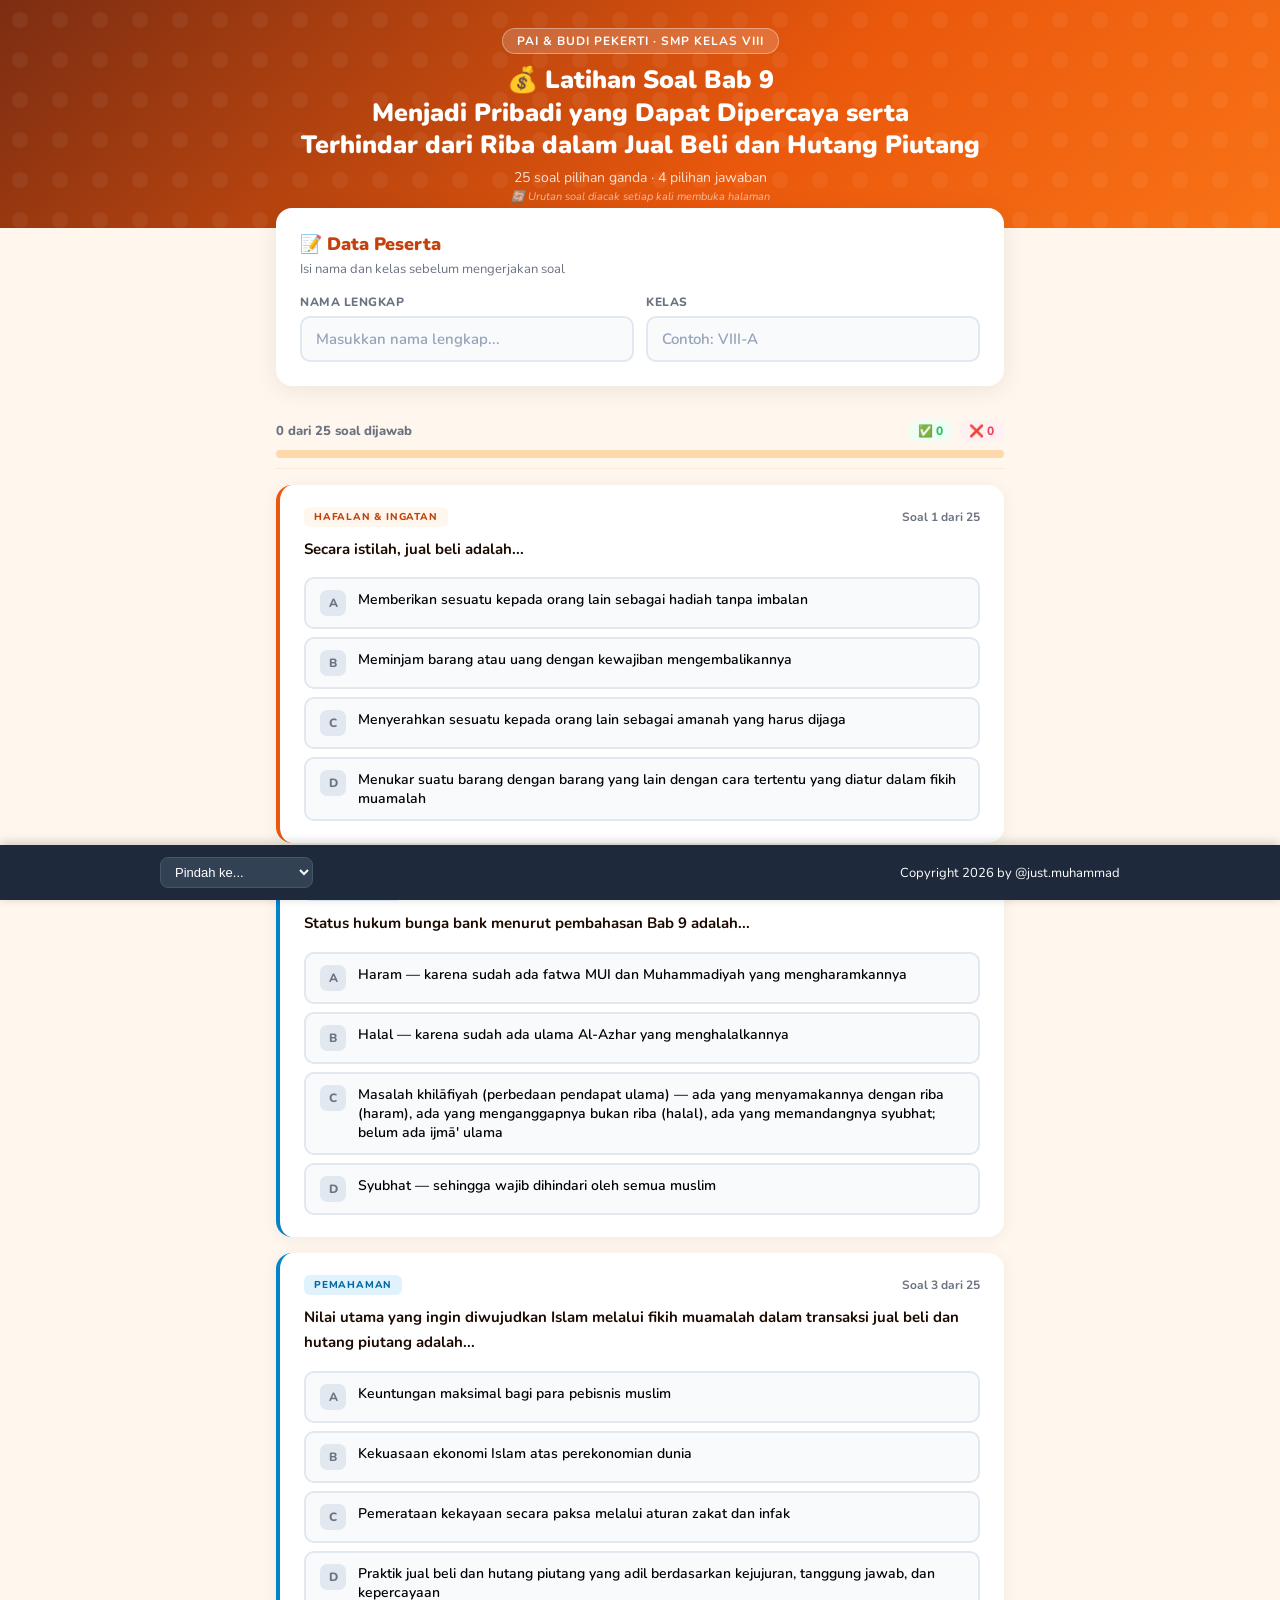
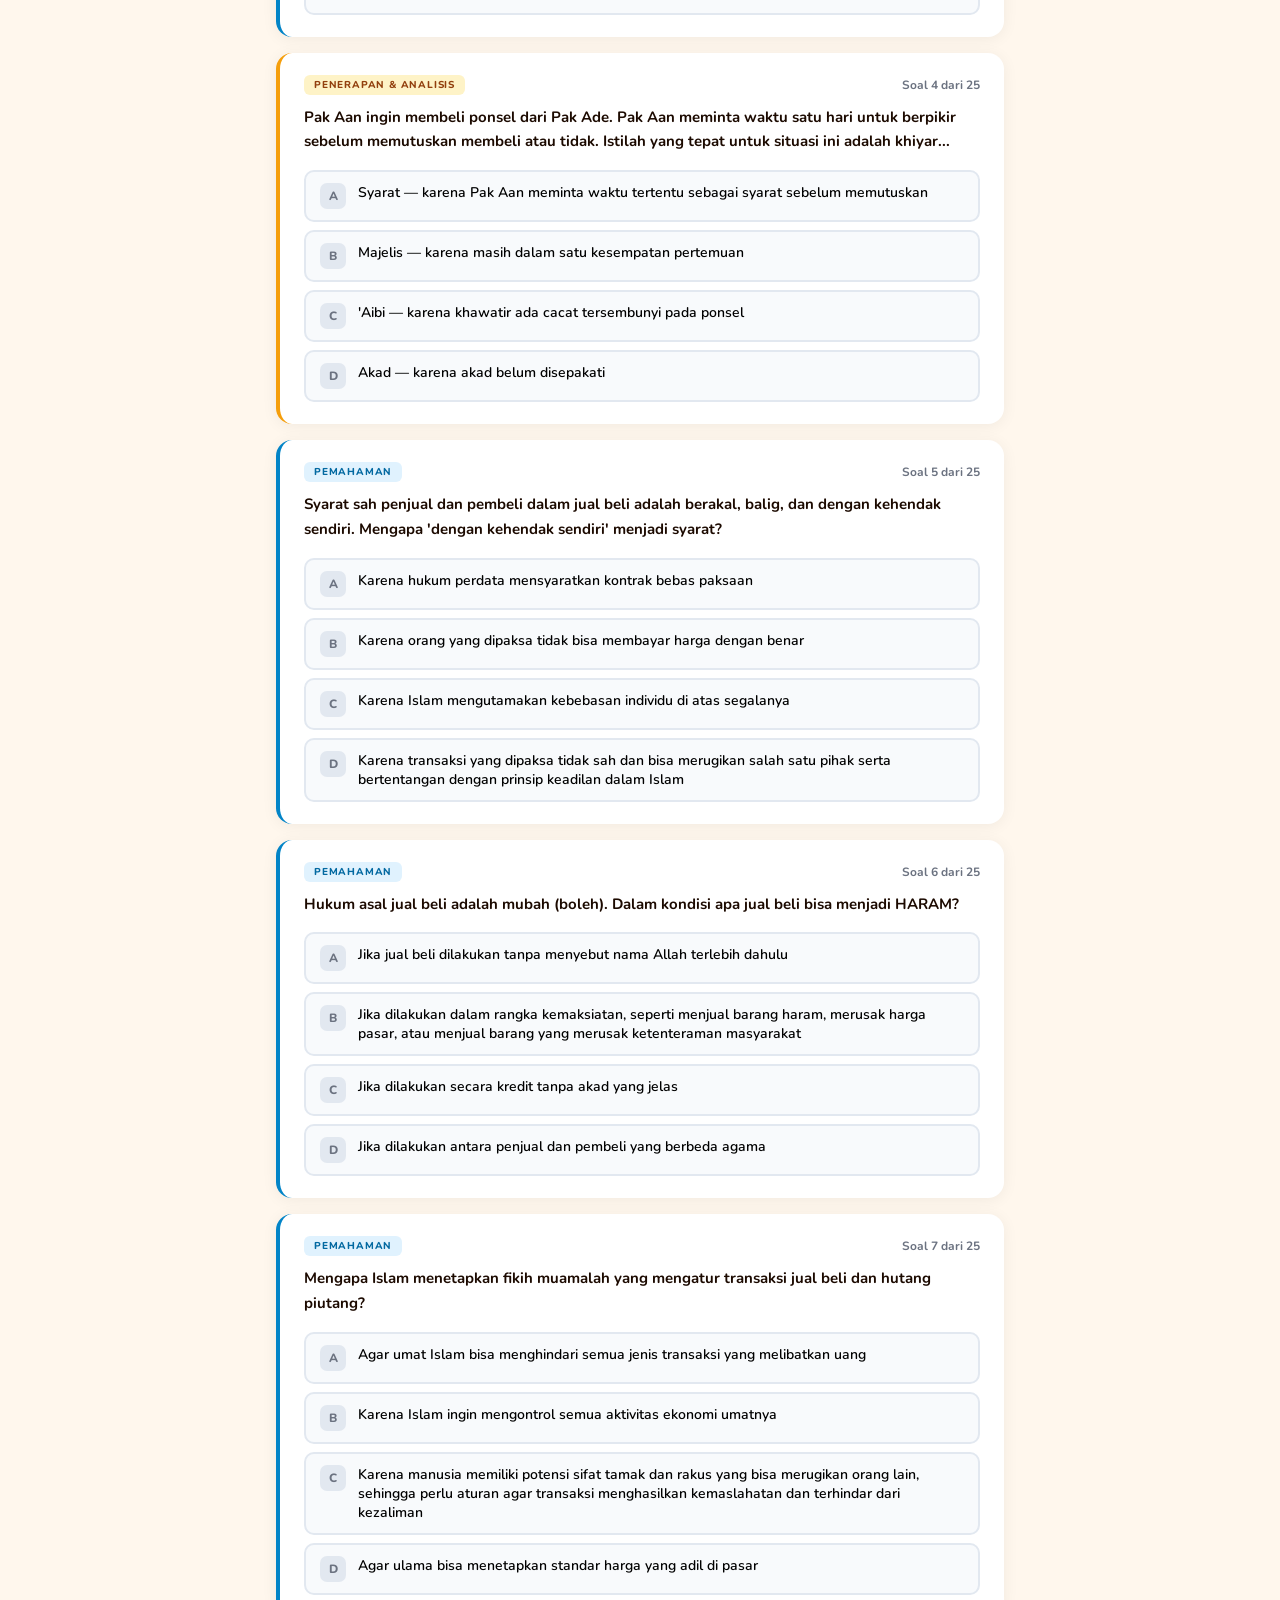
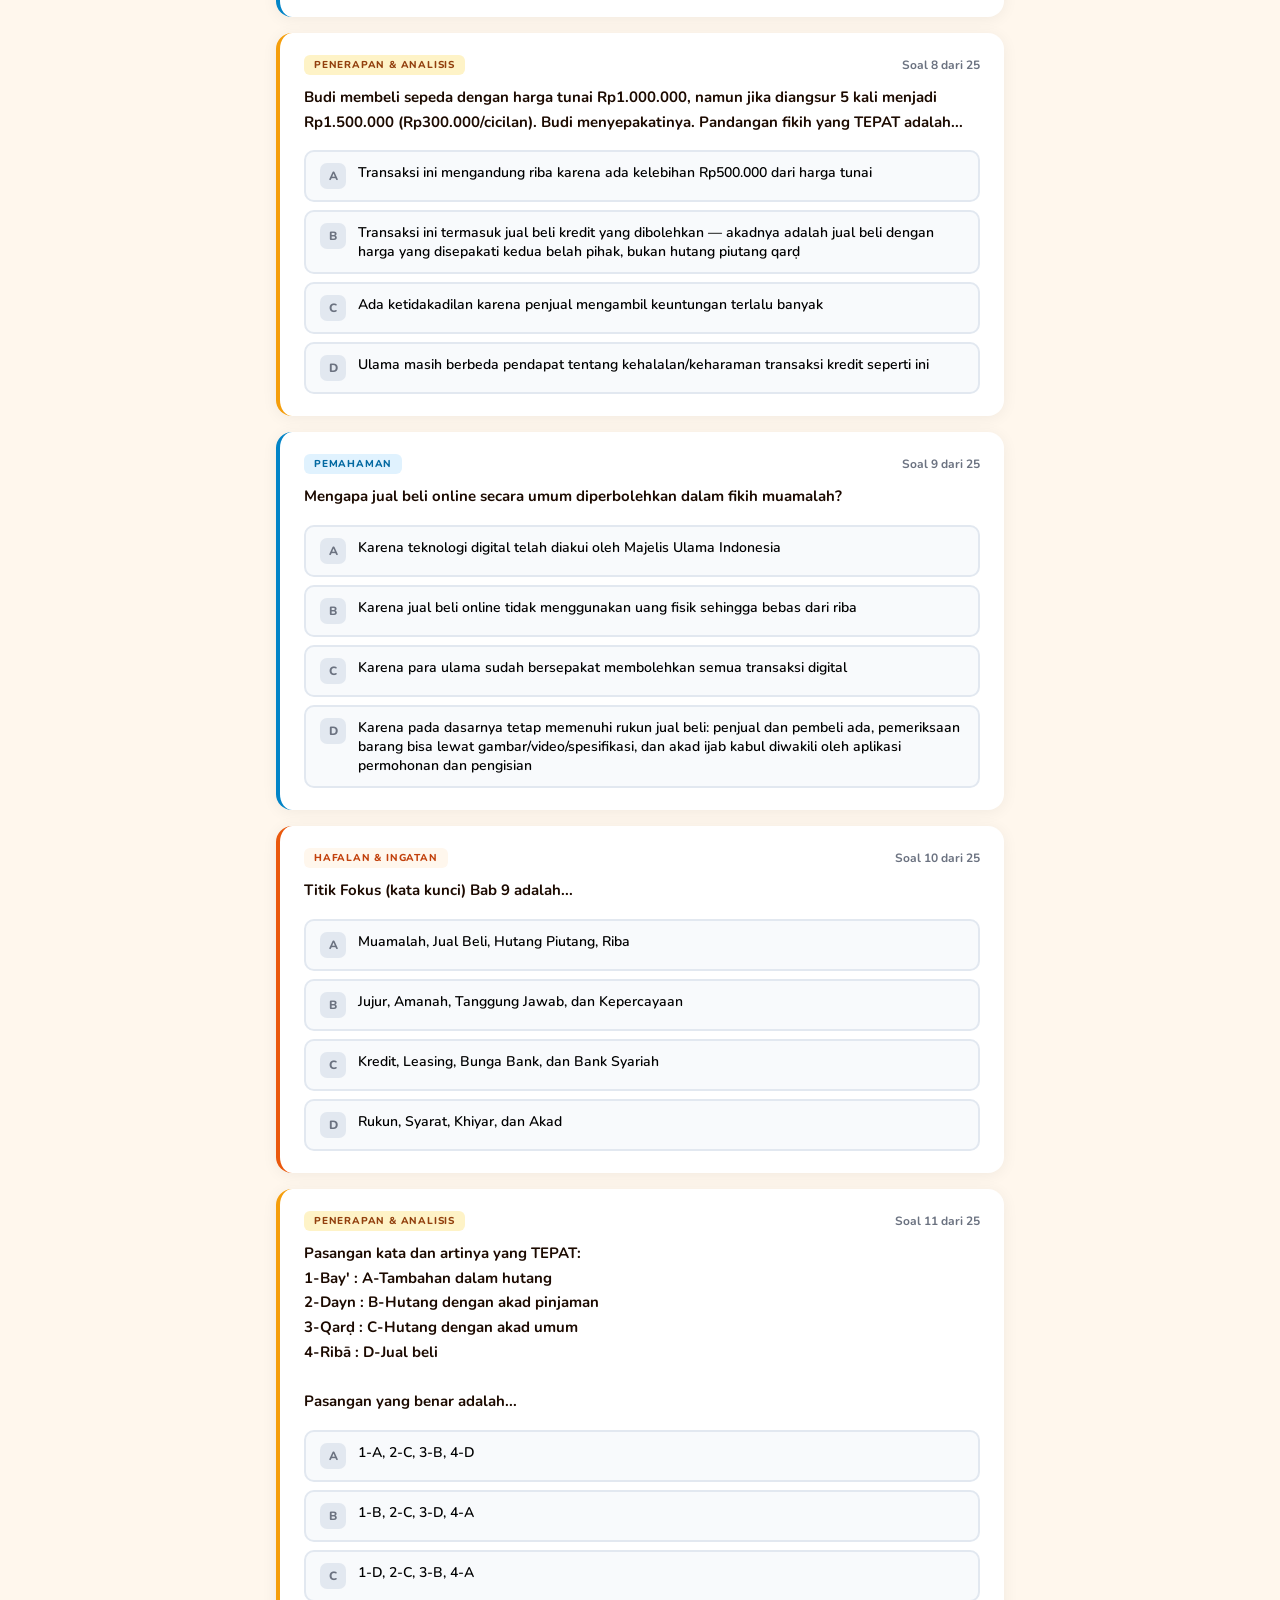
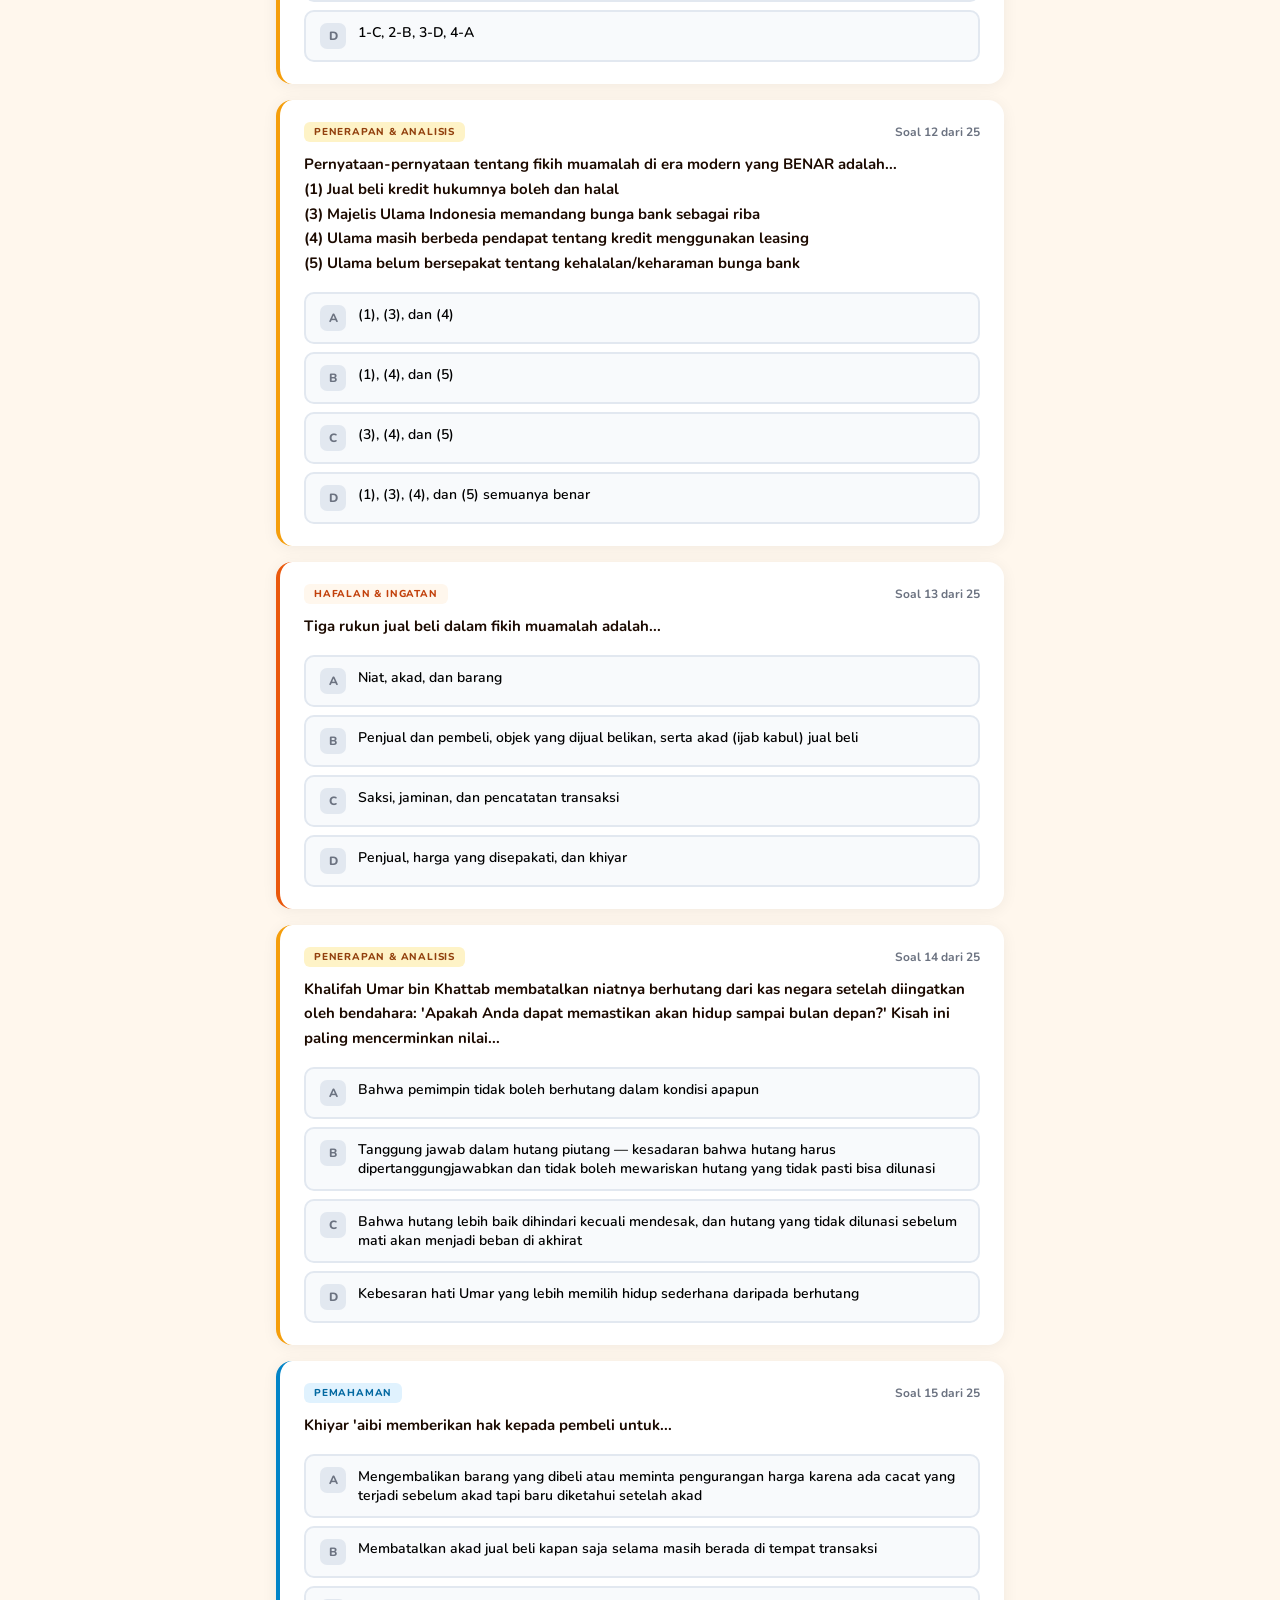
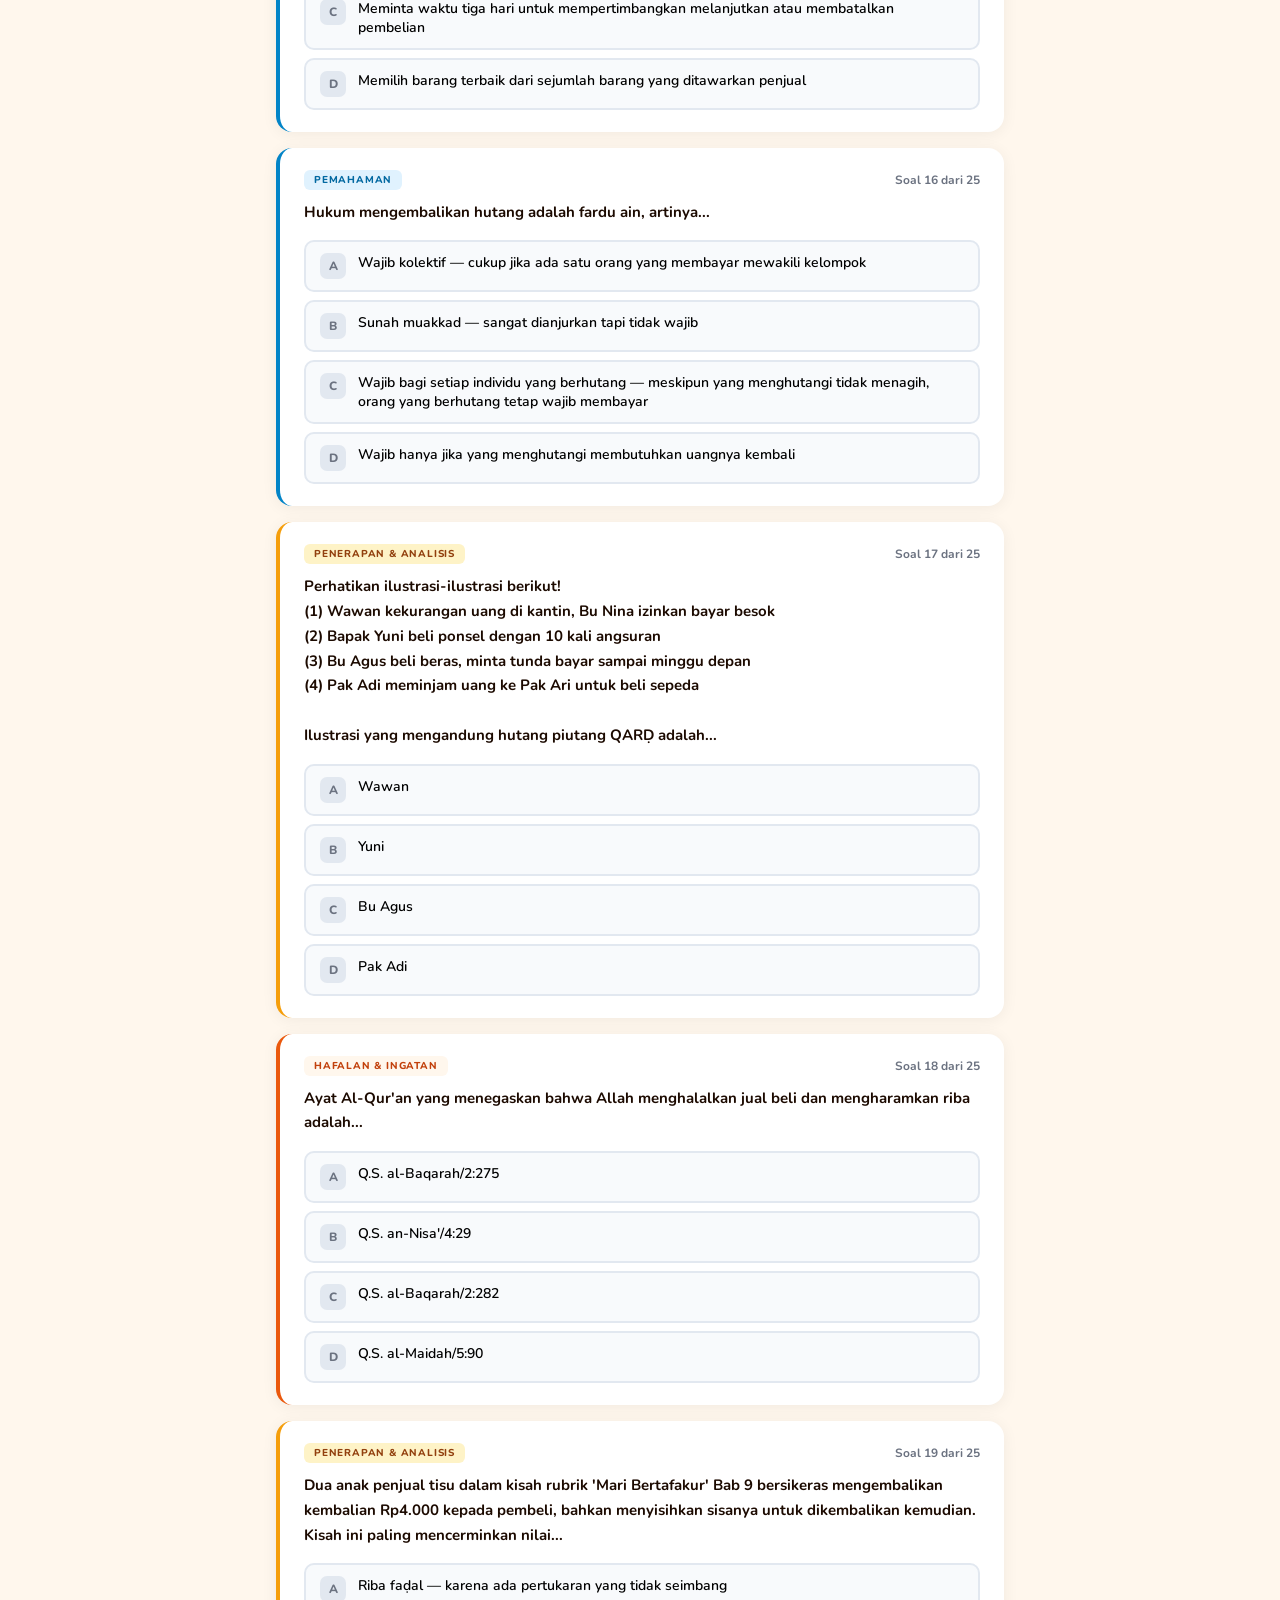
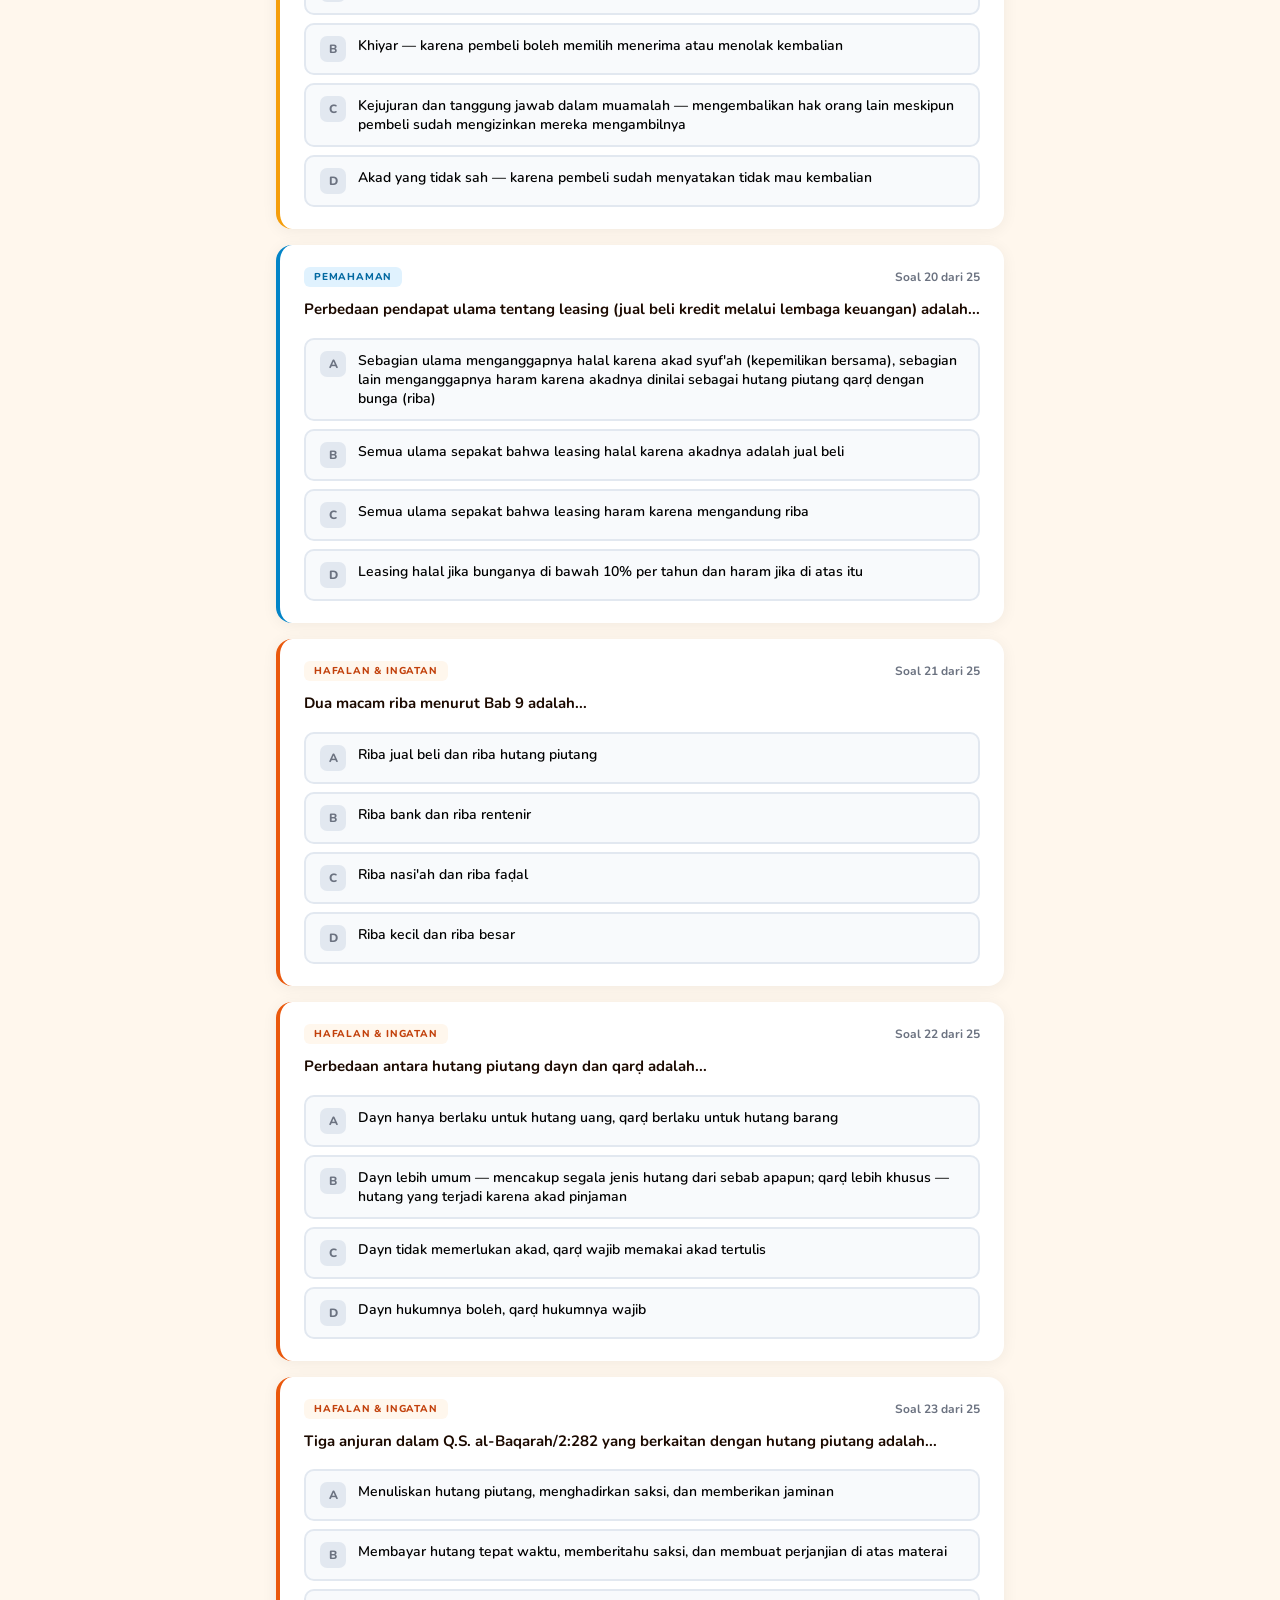
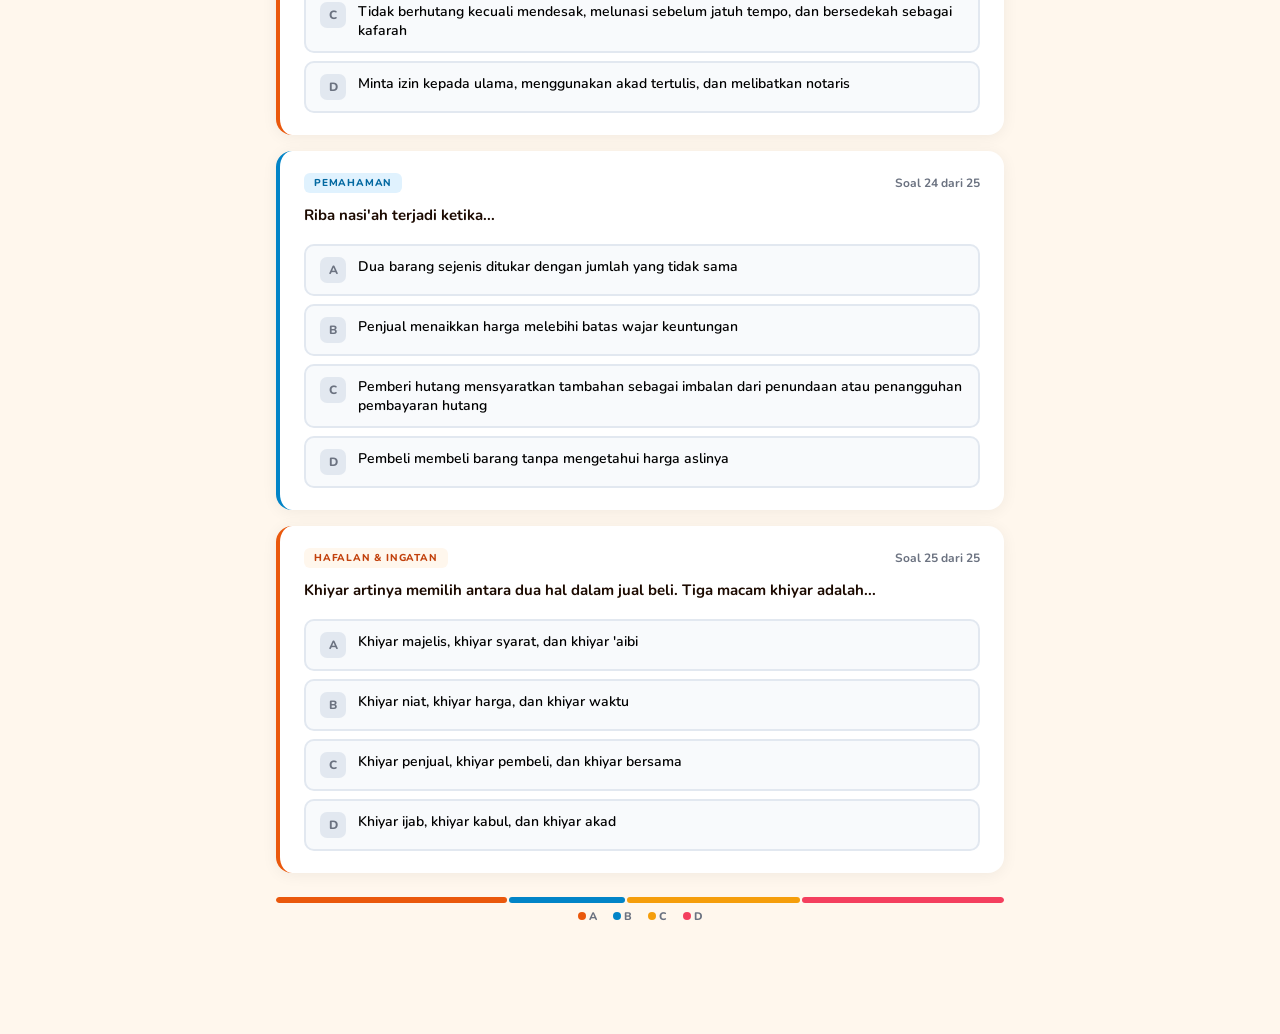
<file: bab9.html>
<!DOCTYPE html>
<html lang="id">
<head>
<meta charset="UTF-8">
<meta name="viewport" content="width=device-width, initial-scale=1.0">
<title>Latihan Soal – Bab 9 PAI Kelas VIII</title>
<link href="https://fonts.googleapis.com/css2?family=Nunito:wght@400;600;700;800;900&display=swap" rel="stylesheet">
<style>
  :root {
    --orange:     #ea580c;
    --orange-dk:  #c2410c;
    --orange-lt:  #fff7ed;
    --gold:       #f59e0b;
    --rose:       #f43f5e;
    --green:      #22c55e;
    --ink:        #1c0a00;
    --muted:      #6b7280;
    --card:       #ffffff;
    --bg:         #fff7ed;
    --radius:     16px;
  }
  *{box-sizing:border-box;margin:0;padding:0;}
  html{scroll-behavior:smooth;}
  body{font-family:'Nunito',sans-serif;background:var(--bg);color:var(--ink);min-height:100vh;}

  header{
    background:linear-gradient(135deg,#7c2d12 0%,#ea580c 60%,#f97316 100%);
    color:#fff;padding:28px 24px 24px;text-align:center;
    position:relative;overflow:hidden;
  }
  header::before{
    content:'';position:absolute;inset:0;
    background:url("data:image/svg+xml,%3Csvg width='40' height='40' viewBox='0 0 40 40' xmlns='http://www.w3.org/2000/svg'%3E%3Cg fill='%23ffffff' fill-opacity='0.05' fill-rule='evenodd'%3E%3Ccircle cx='20' cy='20' r='8'/%3E%3C/g%3E%3C/svg%3E");
  }
  .badge{
    display:inline-block;background:rgba(255,255,255,.18);
    border:1px solid rgba(255,255,255,.35);border-radius:99px;
    font-size:12px;font-weight:700;letter-spacing:1px;
    text-transform:uppercase;padding:4px 14px;margin-bottom:10px;
  }
  header h1{font-size:clamp(17px,3.8vw,25px);font-weight:900;line-height:1.3;position:relative;}
  header p{font-size:14px;opacity:.82;margin-top:6px;position:relative;}
  .shuffle-note{font-size:11px;opacity:.6;margin-top:2px;font-style:italic;}

  .container{max-width:760px;margin:0 auto;padding:0 16px 40px;}

  .identity-card{
    background:var(--card);border-radius:var(--radius);
    box-shadow:0 4px 24px rgba(0,0,0,.08);
    padding:24px;margin-top:-20px;position:relative;z-index:2;
  }
  .identity-card h2{font-size:18px;font-weight:900;color:var(--orange-dk);margin-bottom:4px;}
  .identity-card .sub{font-size:13px;color:var(--muted);margin-bottom:16px;}
  .input-row{display:flex;gap:12px;flex-wrap:wrap;}
  .input-group{flex:1;min-width:200px;}
  .input-group label{
    display:block;font-size:12px;font-weight:800;
    color:var(--muted);text-transform:uppercase;letter-spacing:.5px;margin-bottom:6px;
  }
  .input-group input{
    width:100%;padding:11px 14px;border:2px solid #e2e8f0;
    border-radius:10px;font-family:'Nunito',sans-serif;
    font-size:15px;font-weight:600;color:var(--ink);
    transition:border-color .2s;background:#f8fafc;
  }
  .input-group input:focus{
    outline:none;border-color:var(--orange);background:#fff;
    box-shadow:0 0 0 3px rgba(234,88,12,.12);
  }
  .input-group input::placeholder{color:#94a3b8;font-weight:600;}

  .progress-sticky{
    position:sticky;top:0;z-index:10;
    background:rgba(255,247,237,.92);backdrop-filter:blur(10px);
    -webkit-backdrop-filter:blur(10px);
    padding:14px 0 10px;margin-top:20px;
    border-bottom:1px solid rgba(234,88,12,.1);
  }
  .prog-top{display:flex;justify-content:space-between;align-items:center;margin-bottom:8px;}
  .prog-label{font-size:13px;font-weight:800;color:var(--muted);}
  .prog-chips{display:flex;gap:6px;}
  .prog-chip{font-size:12px;font-weight:800;padding:3px 10px;border-radius:99px;}
  .prog-chip.cg{background:#f0fdf4;color:var(--green);}
  .prog-chip.cr{background:#fff1f2;color:var(--rose);}
  .prog-bar{height:8px;background:#fed7aa;border-radius:99px;overflow:hidden;}
  .prog-fill{
    height:100%;border-radius:99px;
    background:linear-gradient(90deg,var(--orange),#f97316);
    transition:width .5s cubic-bezier(.4,0,.2,1);
  }
  .show-result-btn{
    display:none;margin-top:8px;
    padding:8px 16px;border-radius:8px;
    background:var(--orange);color:#fff;
    font-family:'Nunito',sans-serif;font-size:13px;font-weight:800;
    border:none;cursor:pointer;transition:all .2s;
  }
  .show-result-btn:hover{background:var(--orange-dk);}

  .q-card{
    background:var(--card);border-radius:var(--radius);
    box-shadow:0 2px 16px rgba(0,0,0,.06);
    margin-top:16px;padding:22px 24px;
    border-left:4px solid var(--orange);
  }
  .q-card[data-type="Pemahaman"]{border-left-color:#0284c7;}
  .q-card[data-type="Penerapan & Analisis"]{border-left-color:var(--gold);}
  .q-card.answered-correct{border-left-color:var(--green);}
  .q-card.answered-wrong{border-left-color:var(--rose);}

  .q-header{display:flex;justify-content:space-between;align-items:center;margin-bottom:10px;flex-wrap:wrap;gap:6px;}
  .q-type-badge{
    font-size:10px;font-weight:800;letter-spacing:.8px;
    text-transform:uppercase;padding:3px 10px;border-radius:6px;
  }
  .q-type-badge.t-hafalan{background:var(--orange-lt);color:var(--orange-dk);}
  .q-type-badge.t-pemahaman{background:#e0f2fe;color:#0369a1;}
  .q-type-badge.t-penerapan{background:#fef3c7;color:#92400e;}
  .q-num{font-size:12px;font-weight:700;color:var(--muted);}
  .q-text{font-size:15px;font-weight:700;line-height:1.65;white-space:pre-line;margin-bottom:16px;}

  .q-options{display:flex;flex-direction:column;gap:8px;}
  .opt-btn{
    display:flex;align-items:flex-start;gap:12px;
    background:#f8fafc;border:2px solid #e2e8f0;border-radius:10px;
    padding:11px 14px;cursor:pointer;
    font-family:'Nunito',sans-serif;font-size:14px;font-weight:600;
    text-align:left;transition:all .2s;width:100%;
  }
  .opt-btn:hover:not(:disabled){border-color:var(--orange);background:var(--orange-lt);transform:translateX(3px);}
  .opt-label{
    min-width:26px;height:26px;background:#e2e8f0;border-radius:7px;
    display:flex;align-items:center;justify-content:center;
    font-size:12px;font-weight:800;color:var(--muted);flex-shrink:0;transition:all .2s;
  }
  .opt-btn.correct{border-color:var(--green);background:#f0fdf4;}
  .opt-btn.correct .opt-label{background:var(--green);color:#fff;}
  .opt-btn.wrong{border-color:var(--rose);background:#fff1f2;}
  .opt-btn.wrong .opt-label{background:var(--rose);color:#fff;}
  .opt-btn.dimmed{opacity:.5;}
  .opt-btn:disabled{cursor:default;}

  .q-feedback{
    display:none;margin-top:14px;border-radius:10px;
    padding:12px 16px;font-size:13px;line-height:1.65;
  }
  .q-feedback.show{display:block;animation:slideUp .3s ease;}
  .q-feedback.fb-correct{background:#f0fdf4;border-left:4px solid var(--green);}
  .q-feedback.fb-wrong{background:#fff1f2;border-left:4px solid var(--rose);}
  .q-feedback strong{display:block;font-size:14px;margin-bottom:3px;}
  @keyframes slideUp{from{opacity:0;transform:translateY(8px);}to{opacity:1;transform:none;}}

  .result-overlay{
    display:none;position:fixed;inset:0;z-index:100;
    background:rgba(15,23,42,.6);backdrop-filter:blur(6px);
    -webkit-backdrop-filter:blur(6px);
    justify-content:center;align-items:center;padding:20px;
  }
  .result-overlay.show{display:flex;animation:fadeIn .4s ease;}
  @keyframes fadeIn{from{opacity:0;}to{opacity:1;}}

  .result-modal{
    background:var(--card);border-radius:20px;
    box-shadow:0 24px 64px rgba(0,0,0,.2);
    max-width:480px;width:100%;padding:36px 28px;
    text-align:center;position:relative;overflow:hidden;
    animation:modalPop .4s cubic-bezier(.2,.8,.3,1.2);
  }
  @keyframes modalPop{from{opacity:0;transform:scale(.85) translateY(30px);}to{opacity:1;transform:none;}}

  .result-modal .confetti-container{position:absolute;inset:0;pointer-events:none;overflow:hidden;}
  .confetti{position:absolute;top:-10px;opacity:0;animation:confettiFall linear forwards;}
  @keyframes confettiFall{
    0%{opacity:1;transform:translateY(0) rotate(0deg) scale(1);}
    80%{opacity:1;}
    100%{opacity:0;transform:translateY(420px) rotate(720deg) scale(.5);}
  }

  .r-emoji{font-size:56px;position:relative;}
  .r-greeting{font-size:14px;color:var(--muted);margin-top:12px;font-weight:700;}
  .r-name{font-size:24px;font-weight:900;color:var(--ink);margin:4px 0 0;}
  .r-class{font-size:13px;color:var(--orange);font-weight:700;margin-bottom:20px;}
  .r-score-wrap{background:var(--bg);border-radius:14px;padding:20px;margin-bottom:20px;}
  .r-score-label{font-size:12px;font-weight:800;color:var(--muted);text-transform:uppercase;letter-spacing:.5px;}
  .r-score{font-size:52px;font-weight:900;color:var(--orange);line-height:1.1;}
  .r-score span{font-size:20px;font-weight:700;color:var(--muted);}
  .r-stats{display:flex;gap:10px;justify-content:center;margin-top:14px;}
  .r-stat{background:#fff;border-radius:10px;padding:10px 16px;font-size:12px;font-weight:700;color:var(--muted);}
  .r-stat b{display:block;font-size:20px;font-weight:900;}
  .r-stat.sg b{color:var(--green);}
  .r-stat.sr b{color:var(--rose);}

  .r-predikat{display:inline-block;padding:6px 20px;border-radius:99px;font-weight:800;font-size:14px;margin-bottom:16px;}
  .r-motivasi{
    font-size:14px;line-height:1.7;color:var(--muted);
    background:#f8fafc;border-radius:12px;padding:14px 18px;
    margin-bottom:24px;text-align:left;
  }
  .r-motivasi strong{color:var(--ink);}

  .r-btns{display:flex;flex-direction:column;gap:10px;}
  .btn{
    padding:13px 24px;border-radius:12px;font-family:'Nunito',sans-serif;
    font-size:15px;font-weight:800;border:none;cursor:pointer;transition:all .2s;
  }
  .btn-primary{background:var(--orange);color:#fff;box-shadow:0 4px 12px rgba(234,88,12,.3);}
  .btn-primary:hover{background:var(--orange-dk);transform:translateY(-2px);}
  .btn-outline{background:transparent;color:var(--muted);border:2px solid #e2e8f0;}
  .btn-outline:hover{border-color:var(--orange);color:var(--orange);}

  .dist-bar{
    display:flex;height:6px;border-radius:99px;overflow:hidden;
    margin-top:24px;gap:2px;
  }
  .dist-bar div{height:100%;border-radius:99px;transition:width .4s;}
  .dist-legend{
    display:flex;justify-content:center;gap:16px;margin-top:6px;
    font-size:11px;font-weight:800;color:var(--muted);
  }
  .dist-legend span{display:flex;align-items:center;gap:3px;}
  .dist-legend i{width:8px;height:8px;border-radius:50%;display:inline-block;}

  @media(max-width:500px){
    .q-card{padding:16px 14px;}
    .opt-btn{padding:10px 12px;font-size:13px;}
    .result-modal{padding:20px 16px; max-width:85vw; max-height:calc(100vh - 40px); overflow-y:auto;}
    .r-emoji{font-size:48px;}
    .r-name{font-size:20px;}
    .r-score{font-size:42px;}
    .r-motivasi{font-size:13px;}
    .r-score-wrap{padding:14px;}
    .r-stat{padding:8px 12px; font-size:11px;}
    .r-stat b{font-size:18px;}
    .r-predikat{padding:4px 16px; font-size:13px;}
    .r-btns{gap:8px;}
    .btn{padding:11px 20px; font-size:14px;}
    .identity-card{padding:18px 16px;}
  }

/* --- PERBAIKAN FOOTER BY MENTOR --- */
.main-footer {
    background-color: #1e293b !important; /* Warna gelap modern */
    color: white !important;
    padding: 12px 0 !important;
    position: fixed !important;
    bottom: 0 !important;
    left: 0 !important;
    width: 100% !important;
    z-index: 9999 !important; /* Supaya tidak tertutup elemen soal */
    box-shadow: 0 -2px 10px rgba(0,0,0,0.2);
    font-family: 'Nunito', sans-serif;
}

.footer-container {
    display: flex !important;
    /* Baris di bawah ini adalah kuncinya! */
    justify-content: space-between !important; 
    align-items: center !important;
    max-width: 1000px;
    margin: 0 auto !important;
    padding: 0 20px !important;
}

.footer-left select {
    padding: 6px 10px !important;
    border-radius: 8px !important;
    border: 1px solid #475569 !important;
    background: #334155 !important;
    color: white !important;
    cursor: pointer;
    font-size: 13px;
}

.footer-right p {
    margin: 0 !important;
    font-size: 13px !important;
    text-align: right !important; /* Memastikan teks rata kanan */
    white-space: nowrap; /* Mencegah teks turun ke bawah/terpotong */
}

/* Supaya konten soal paling bawah tidak tertutup footer */
body {
    padding-bottom: 70px !important;
}
</style>
</head>
<body>

<header>
  <div class="badge">PAI & Budi Pekerti · SMP Kelas VIII</div>
  <h1>💰 Latihan Soal Bab 9<br>Menjadi Pribadi yang Dapat Dipercaya serta<br>Terhindar dari Riba dalam Jual Beli dan Hutang Piutang</h1>
  <p>25 soal pilihan ganda · 4 pilihan jawaban</p>
  <p class="shuffle-note">🔄 Urutan soal diacak setiap kali membuka halaman</p>
</header>

<div class="container">
  <section class="identity-card">
    <h2>📝 Data Peserta</h2>
    <p class="sub">Isi nama dan kelas sebelum mengerjakan soal</p>
    <div class="input-row">
      <div class="input-group">
        <label for="inp-nama">Nama Lengkap</label>
        <input type="text" id="inp-nama" placeholder="Masukkan nama lengkap...">
      </div>
      <div class="input-group">
        <label for="inp-kelas">Kelas</label>
        <input type="text" id="inp-kelas" placeholder="Contoh: VIII-A">
      </div>
    </div>
  </section>

  <div class="progress-sticky">
    <div class="prog-top">
      <span class="prog-label" id="prog-label">0 dari 25 soal dijawab</span>
      <div class="prog-chips">
        <span class="prog-chip cg" id="chip-g">✅ 0</span>
        <span class="prog-chip cr" id="chip-r">❌ 0</span>
      </div>
    </div>
    <div class="prog-bar"><div class="prog-fill" id="prog-fill" style="width:0%"></div></div>
    <button class="show-result-btn" id="btn-show-result" onclick="openResult()">🎉 Lihat Hasil</button>
  </div>

  <div id="questions-container"></div>

  <div style="margin-top:24px;">
    <div class="dist-bar" id="dist-bar"></div>
    <div class="dist-legend">
      <span><i style="background:var(--orange)"></i>A</span>
      <span><i style="background:#0284c7"></i>B</span>
      <span><i style="background:var(--gold)"></i>C</span>
      <span><i style="background:var(--rose)"></i>D</span>
    </div>
  </div>
</div>

<div class="result-overlay" id="result-overlay">
  <div class="result-modal">
    <div class="confetti-container" id="confetti-box"></div>
    <div class="r-emoji" id="r-emoji"></div>
    <div class="r-greeting">Selamat!</div>
    <div class="r-name" id="r-name"></div>
    <div class="r-class" id="r-class"></div>
    <div class="r-score-wrap">
      <div class="r-score-label">Skor Kamu</div>
      <div class="r-score"><span id="r-score"></span><span>/100</span></div>
      <div class="r-stats">
        <div class="r-stat sg"><b id="r-correct">0</b>Benar</div>
        <div class="r-stat sr"><b id="r-wrong">0</b>Salah</div>
      </div>
    </div>
    <div class="r-predikat" id="r-predikat"></div>
    <div class="r-motivasi" id="r-motivasi"></div>
    <div class="r-btns">
      <button class="btn btn-outline" onclick="closeResult()">Tinjau Jawaban Saya</button>
      <button class="btn btn-primary" onclick="restart()">🔁 Ulangi Latihan</button>
    </div>
  </div>
</div>

<script>
// ═══════════════════════════════════════════════════════
// DATA SOAL — distribusi seimbang & terverifikasi:
// A=7, B=6, C=6, D=6 (total 25)
// Pola: A,D,B,A,C,D,B,A,C,D,B,A,C,D,B,A,C,D,B,A,C,D,B,A,C
// Tidak ada dua jawaban berurutan yang sama
// ═══════════════════════════════════════════════════════
const questions = [
  // ── Soal 1 → Jawaban A ──
  {
    type:"Hafalan & Ingatan",
    text:"Titik Fokus (kata kunci) Bab 9 adalah...",
    options:["Muamalah, Jual Beli, Hutang Piutang, Riba","Jujur, Amanah, Tanggung Jawab, dan Kepercayaan","Kredit, Leasing, Bunga Bank, dan Bank Syariah","Rukun, Syarat, Khiyar, dan Akad"],
    answer:0,
    explanation:"Titik Fokus Bab 9 adalah 'Muamalah, Jual Beli, Hutang Piutang, Riba.' Keempat kata kunci ini merangkum isi bab yang membahas ketentuan fikih muamalah tentang jual beli, hutang piutang, dan riba, termasuk penerapannya di era modern."
  },
  // ── Soal 2 → Jawaban D ──
  {
    type:"Hafalan & Ingatan",
    text:"Secara istilah, jual beli adalah...",
    options:["Memberikan sesuatu kepada orang lain sebagai hadiah tanpa imbalan","Meminjam barang atau uang dengan kewajiban mengembalikannya","Menyerahkan sesuatu kepada orang lain sebagai amanah yang harus dijaga","Menukar suatu barang dengan barang yang lain dengan cara tertentu yang diatur dalam fikih muamalah"],
    answer:3,
    explanation:"Secara bahasa, jual beli dalam bahasa Arab adalah al-bay'u yang berarti mengambil atau memberikan sesuatu. Secara istilah, jual beli adalah menukar suatu barang dengan barang yang lain dengan cara tertentu. Cara-cara itu diatur dalam ketentuan fikih muamalah yang mencakup rukun, syarat, dan khiyar."
  },
  // ── Soal 3 → Jawaban B ──
  {
    type:"Hafalan & Ingatan",
    text:"Tiga rukun jual beli dalam fikih muamalah adalah...",
    options:["Niat, akad, dan barang","Penjual dan pembeli, objek yang dijual belikan, serta akad (ijab kabul) jual beli","Saksi, jaminan, dan pencatatan transaksi","Penjual, harga yang disepakati, dan khiyar"],
    answer:1,
    explanation:"Tiga rukun jual beli: (1) Adanya penjual dan pembeli; (2) Ada objek yang dijual belikan; (3) Akad (ijab kabul) jual beli. Ketiganya wajib ada — jika salah satu tidak ada maka jual beli tidak sah. Di luar rukun, ada syarat-syarat yang harus dipenuhi pada masing-masing rukun agar jual beli menjadi sah."
  },
  // ── Soal 4 → Jawaban A ──
  {
    type:"Hafalan & Ingatan",
    text:"Khiyar artinya memilih antara dua hal dalam jual beli. Tiga macam khiyar adalah...",
    options:["Khiyar majelis, khiyar syarat, dan khiyar 'aibi","Khiyar niat, khiyar harga, dan khiyar waktu","Khiyar penjual, khiyar pembeli, dan khiyar bersama","Khiyar ijab, khiyar kabul, dan khiyar akad"],
    answer:0,
    explanation:"Tiga macam khiyar: (1) Khiyar majelis — selama penjual dan pembeli masih berada di tempat jual beli; (2) Khiyar syarat — pembeli meminta waktu tertentu untuk memutuskan, batas maksimalnya tiga hari tiga malam; (3) Khiyar 'aibi — pembeli boleh mengembalikan barang atau meminta pengurangan harga karena ada cacat yang terjadi sebelum akad tapi baru diketahui sesudah akad."
  },
  // ── Soal 5 → Jawaban C ──
  {
    type:"Hafalan & Ingatan",
    text:"Perbedaan antara hutang piutang dayn dan qarḍ adalah...",
    options:["Dayn hanya berlaku untuk hutang uang, qarḍ berlaku untuk hutang barang","Dayn lebih umum — mencakup segala jenis hutang dari sebab apapun; qarḍ lebih khusus — hutang yang terjadi karena akad pinjaman","Dayn tidak memerlukan akad, qarḍ wajib memakai akad tertulis","Dayn hukumnya boleh, qarḍ hukumnya wajib"],
    answer:2,
    explanation:"Dayn lebih umum: mencakup segala jenis hutang yang terjadi karena sebab apapun (jual beli, sewa menyewa, pinjam meminjam). Qarḍ lebih khusus: hutang yang memang terjadi karena akad pinjaman atau hutang-piutang. Semua qarḍ adalah dayn, tetapi tidak semua dayn adalah qarḍ. Contoh dayn: kekurangan pembayaran di kantin. Contoh qarḍ: meminjam uang ke teman."
  },
  // ── Soal 6 → Jawaban D ──
  {
    type:"Hafalan & Ingatan",
    text:"Dua macam riba menurut Bab 9 adalah...",
    options:["Riba jual beli dan riba hutang piutang","Riba bank dan riba rentenir","Riba nasi'ah dan riba faḍal","Riba kecil dan riba besar"],
    answer:3,
    explanation:"Dua macam riba: (1) Riba Nasi'ah — tambahan yang disyaratkan pemberi hutang sebagai imbalan dari penundaan pembayaran (contoh: harga hutang berubah naik karena keterlambatan bayar); (2) Riba Faḍal — tukar menukar barang sejenis dengan disertai kelebihan pada salah satunya (contoh: menukar 10 kg beras kualitas baik dengan 15 kg beras kualitas jelek)."
  },
  // ── Soal 7 → Jawaban B ──
  {
    type:"Hafalan & Ingatan",
    text:"Ayat Al-Qur'an yang menegaskan bahwa Allah menghalalkan jual beli dan mengharamkan riba adalah...",
    options:["Q.S. al-Baqarah/2:275","Q.S. an-Nisa'/4:29","Q.S. al-Baqarah/2:282","Q.S. al-Maidah/5:90"],
    answer:0,
    explanation:"Q.S. al-Baqarah/2:275 berbunyi: 'Allah telah menghalalkan jual beli dan mengharamkan riba.' Ayat ini menjadi landasan hukum utama dalam fikih muamalah yang membedakan jual beli (halal) dari riba (haram). Sementara Q.S. al-Baqarah/2:282 berisi anjuran mencatat hutang piutang."
  },
  // ── Soal 8 → Jawaban A ──
  {
    type:"Hafalan & Ingatan",
    text:"Tiga anjuran dalam Q.S. al-Baqarah/2:282 yang berkaitan dengan hutang piutang adalah...",
    options:["Menuliskan hutang piutang, menghadirkan saksi, dan memberikan jaminan","Membayar hutang tepat waktu, memberitahu saksi, dan membuat perjanjian di atas materai","Tidak berhutang kecuali mendesak, melunasi sebelum jatuh tempo, dan bersedekah sebagai kafarah","Minta izin kepada ulama, menggunakan akad tertulis, dan melibatkan notaris"],
    answer:0,
    explanation:"Q.S. al-Baqarah/2:282 menganjurkan tiga hal dalam transaksi hutang piutang: (1) Menuliskan hutang piutang; (2) Menghadirkan saksi; dan (3) Memberikan jaminan. Tiga anjuran ini dimaksudkan agar pihak yang berhutang terikat dalam tanggung jawab untuk melunasi hutangnya."
  },
  // ── Soal 9 → Jawaban C ──
  {
    type:"Pemahaman",
    text:"Mengapa Islam menetapkan fikih muamalah yang mengatur transaksi jual beli dan hutang piutang?",
    options:["Agar umat Islam bisa menghindari semua jenis transaksi yang melibatkan uang","Karena Islam ingin mengontrol semua aktivitas ekonomi umatnya","Karena manusia memiliki potensi sifat tamak dan rakus yang bisa merugikan orang lain, sehingga perlu aturan agar transaksi menghasilkan kemaslahatan dan terhindar dari kezaliman","Agar ulama bisa menetapkan standar harga yang adil di pasar"],
    answer:2,
    explanation:"Islam menetapkan fikih muamalah karena selain memiliki kecenderungan bertakwa, manusia juga berpotensi memiliki sifat tamak dan rakus yang dapat merugikan orang lain. Jika tidak diatur, sifat tamak ini bisa menyebabkan manusia memakan harta orang lain dengan cara batil — mempraktikkan riba, menipu, dan mengeksploitasi. Fikih muamalah hadir untuk menjamin kemaslahatan bersama dan terhindar dari kemaksiatan terhadap sesama."
  },
  // ── Soal 10 → Jawaban D ──
  {
    type:"Pemahaman",
    text:"Syarat sah penjual dan pembeli dalam jual beli adalah berakal, balig, dan dengan kehendak sendiri. Mengapa 'dengan kehendak sendiri' menjadi syarat?",
    options:["Karena hukum perdata mensyaratkan kontrak bebas paksaan","Karena orang yang dipaksa tidak bisa membayar harga dengan benar","Karena Islam mengutamakan kebebasan individu di atas segalanya","Karena transaksi yang dipaksa tidak sah dan bisa merugikan salah satu pihak serta bertentangan dengan prinsip keadilan dalam Islam"],
    answer:3,
    explanation:"Syarat 'dengan kehendak sendiri' (bukan karena dipaksa) penting karena transaksi yang dilakukan atas paksaan melanggar prinsip keadilan dan kerelaan (riḍa) yang menjadi fondasi muamalah Islam. Jual beli yang sah harus didasari kerelaan kedua belah pihak. Tanpa kerelaan, transaksi menjadi tidak adil dan mungkin menzalimi pihak yang dipaksa."
  },
  // ── Soal 11 → Jawaban B ──
  {
    type:"Pemahaman",
    text:"Hukum asal jual beli adalah mubah (boleh). Dalam kondisi apa jual beli bisa menjadi HARAM?",
    options:["Jika jual beli dilakukan tanpa menyebut nama Allah terlebih dahulu","Jika dilakukan dalam rangka kemaksiatan, seperti menjual barang haram, merusak harga pasar, atau menjual barang yang merusak ketenteraman masyarakat","Jika dilakukan secara kredit tanpa akad yang jelas","Jika dilakukan antara penjual dan pembeli yang berbeda agama"],
    answer:1,
    explanation:"Jual beli bisa berubah menjadi haram apabila dilakukan dalam rangka kemaksiatan: menjual barang haram, jual beli dengan tujuan merusak harga pasar, atau menjual barang yang bisa merusak ketenteraman masyarakat. Jual beli juga bisa menjadi wajib (jika menjual merupakan keharusan, seperti untuk membayar hutang) atau sunah (jika barang sangat diperlukan pembeli)."
  },
  // ── Soal 12 → Jawaban A ──
  {
    type:"Pemahaman",
    text:"Khiyar 'aibi memberikan hak kepada pembeli untuk...",
    options:["Mengembalikan barang yang dibeli atau meminta pengurangan harga karena ada cacat yang terjadi sebelum akad tapi baru diketahui setelah akad","Membatalkan akad jual beli kapan saja selama masih berada di tempat transaksi","Meminta waktu tiga hari untuk mempertimbangkan melanjutkan atau membatalkan pembelian","Memilih barang terbaik dari sejumlah barang yang ditawarkan penjual"],
    answer:0,
    explanation:"Khiyar 'aibi adalah kebolehan pembeli mengembalikan barang yang dibelinya atau meminta pengurangan harga karena adanya cacat pada barang yang terjadi sebelum akad dan baru diketahui setelah akad jual beli. Ini melindungi pembeli dari kerugian akibat barang cacat yang tidak diketahui saat transaksi."
  },
  // ── Soal 13 → Jawaban C ──
  {
    type:"Pemahaman",
    text:"Hukum mengembalikan hutang adalah fardu ain, artinya...",
    options:["Wajib kolektif — cukup jika ada satu orang yang membayar mewakili kelompok","Sunah muakkad — sangat dianjurkan tapi tidak wajib","Wajib bagi setiap individu yang berhutang — meskipun yang menghutangi tidak menagih, orang yang berhutang tetap wajib membayar","Wajib hanya jika yang menghutangi membutuhkan uangnya kembali"],
    answer:2,
    explanation:"Mengembalikan hutang hukumnya wajib (fardu ain) bagi setiap orang yang berhutang. Meskipun yang menghutangi tidak menagih, orang yang berhutang tetap wajib membayar. Jika seseorang sudah memiliki uang untuk melunasi hutang tapi menunda-nunda, ia sudah berbuat zalim. Ini berbeda dengan memberi hutang yang hukumnya boleh (bahkan bisa sunah atau wajib tergantung situasi)."
  },
  // ── Soal 14 → Jawaban D ──
  {
    type:"Pemahaman",
    text:"Riba nasi'ah terjadi ketika...",
    options:["Dua barang sejenis ditukar dengan jumlah yang tidak sama","Penjual menaikkan harga melebihi batas wajar keuntungan","Pemberi hutang mensyaratkan tambahan sebagai imbalan dari penundaan atau penangguhan pembayaran hutang","Pembeli membeli barang tanpa mengetahui harga aslinya"],
    answer:3,
    explanation:"Riba nasi'ah adalah riba yang tambahannya disyaratkan oleh pemberi hutang kepada yang berhutang sebagai imbalan dari penundaan atau penangguhan bayaran. Contoh dari buku: Bu Rini berhutang beras seharga Rp.75.000, namun saat melunasi sebulan kemudian diminta membayar Rp.80.000 karena harga beras naik. Kelebihan Rp.5.000 sebagai akibat penundaan pembayaran inilah riba nasi'ah."
  },
  // ── Soal 15 → Jawaban B ──
  {
    type:"Pemahaman",
    text:"Mengapa jual beli online secara umum diperbolehkan dalam fikih muamalah?",
    options:["Karena teknologi digital telah diakui oleh Majelis Ulama Indonesia","Karena jual beli online tidak menggunakan uang fisik sehingga bebas dari riba","Karena para ulama sudah bersepakat membolehkan semua transaksi digital","Karena pada dasarnya tetap memenuhi rukun jual beli: penjual dan pembeli ada, pemeriksaan barang bisa lewat gambar/video/spesifikasi, dan akad ijab kabul diwakili oleh aplikasi permohonan dan pengisian"],
    answer:1,
    explanation:"Jual beli online diperbolehkan karena pada dasarnya tetap memenuhi rukun: (1) Penjual dan pembeli ada (meskipun tidak satu majelis fisik); (2) Pemeriksaan barang bisa dilakukan lewat gambar, video, dan spesifikasi produk; (3) Akad ijab kabul diwakili oleh aplikasi permohonan penjual dan pengisian oleh pembeli. Yang perlu diperhatikan: transaksi tidak mengandung penipuan, judi, dan riba. Nilai kejujuran, tanggung jawab, dan kepercayaan menjadi kunci."
  },
  // ── Soal 16 → Jawaban A ──
  {
    type:"Pemahaman",
    text:"Perbedaan pendapat ulama tentang leasing (jual beli kredit melalui lembaga keuangan) adalah...",
    options:["Sebagian ulama menganggapnya halal karena akad syuf'ah (kepemilikan bersama), sebagian lain menganggapnya haram karena akadnya dinilai sebagai hutang piutang qarḍ dengan bunga (riba)","Semua ulama sepakat bahwa leasing halal karena akadnya adalah jual beli","Semua ulama sepakat bahwa leasing haram karena mengandung riba","Leasing halal jika bunganya di bawah 10% per tahun dan haram jika di atas itu"],
    answer:0,
    explanation:"Ada dua pandangan ulama tentang leasing: (1) Halal — akadnya adalah syuf'ah (kepemilikan bersama/māl musytarak antara pembeli dan finance sampai angsuran lunas); (2) Haram — akad antara pembeli dan finance dinilai sebagai hutang piutang qarḍ, di mana pembeli meminjam uang ke finance untuk beli barang, lalu membayar kembali dengan bunga yang dinilai sebagai riba nasi'ah. Perbedaan ini belum ada kesepakatan."
  },
  // ── Soal 17 → Jawaban C ──
  {
    type:"Pemahaman",
    text:"Status hukum bunga bank menurut pembahasan Bab 9 adalah...",
    options:["Haram — karena sudah ada fatwa MUI dan Muhammadiyah yang mengharamkannya","Halal — karena sudah ada ulama Al-Azhar yang menghalalkannya","Masalah khilāfiyah (perbedaan pendapat ulama) — ada yang menyamakannya dengan riba (haram), ada yang menganggapnya bukan riba (halal), ada yang memandangnya syubhat; belum ada ijmā' ulama","Syubhat — sehingga wajib dihindari oleh semua muslim"],
    answer:2,
    explanation:"Bunga bank adalah masalah khilāfiyah. Ada yang mengharamkan (MUI 2003, Muhammadiyah 2010, Dr. Yusuf Qardawi, Syaikh bin Baz) karena dinilai riba nasi'ah. Ada yang menghalalkan (Syeikh Mahmud Syaltut dan Dr. Ali Jum'ah dari Al-Azhar) karena dinilai sebagai bagi hasil yang telah disepakati. NU pada Munas 1992 memiliki tiga pendapat: haram, halal, dan syubhat. Belum ada kesepakatan (ijmā')."
  },
  // ── Soal 18 → Jawaban D ──
  {
    type:"Pemahaman",
    text:"Nilai utama yang ingin diwujudkan Islam melalui fikih muamalah dalam transaksi jual beli dan hutang piutang adalah...",
    options:["Keuntungan maksimal bagi para pebisnis muslim","Kekuasaan ekonomi Islam atas perekonomian dunia","Pemerataan kekayaan secara paksa melalui aturan zakat dan infak","Praktik jual beli dan hutang piutang yang adil berdasarkan kejujuran, tanggung jawab, dan kepercayaan"],
    answer:3,
    explanation:"Melalui fikih muamalah, Islam ingin menghadirkan praktik jual beli dan hutang piutang yang adil berdasarkan tiga nilai utama: kejujuran, tanggung jawab, dan kepercayaan. Adanya akad yang jelas mengajarkan kejujuran (tidak ada pihak yang bisa menipu). Anjuran mencatat, menghadirkan saksi, dan memberikan jaminan mendorong tanggung jawab. Kejujuran dan tanggung jawab pada akhirnya melahirkan kepercayaan."
  },
  // ── Soal 19 → Jawaban B ──
  {
    type:"Penerapan & Analisis",
    text:"Pasangan kata dan artinya yang TEPAT:\n1-Bay' : A-Tambahan dalam hutang\n2-Dayn : B-Hutang dengan akad pinjaman\n3-Qarḍ : C-Hutang dengan akad umum\n4-Ribā : D-Jual beli\n\nPasangan yang benar adalah...",
    options:["1-A, 2-C, 3-B, 4-D","1-B, 2-C, 3-D, 4-A","1-D, 2-C, 3-B, 4-A","1-C, 2-B, 3-D, 4-A"],
    answer:2,
    explanation:"Pasangan yang tepat: (1) Bay' = D (Jual beli — al-bay'u berarti mengambil atau memberikan sesuatu/jual beli); (2) Dayn = C (Hutang dengan akad umum — mencakup segala jenis hutang dari sebab apapun); (3) Qarḍ = B (Hutang dengan akad pinjaman — khusus hutang karena pinjam meminjam); (4) Ribā = A (Tambahan dalam hutang/transaksi). Jadi: 1-D, 2-C, 3-B, 4-A."
  },
  // ── Soal 20 → Jawaban A ──
  {
    type:"Penerapan & Analisis",
    text:"Pak Aan ingin membeli ponsel dari Pak Ade. Pak Aan meminta waktu satu hari untuk berpikir sebelum memutuskan membeli atau tidak. Istilah yang tepat untuk situasi ini adalah khiyar...",
    options:["Syarat — karena Pak Aan meminta waktu tertentu sebagai syarat sebelum memutuskan","Majelis — karena masih dalam satu kesempatan pertemuan","'Aibi — karena khawatir ada cacat tersembunyi pada ponsel","Akad — karena akad belum disepakati"],
    answer:0,
    explanation:"Pak Aan meminta waktu satu hari untuk berpikir sebelum memutuskan membeli atau tidak. Ini adalah khiyar syarat — khiyar yang dijadikan syarat pada waktu akad jual beli, di mana pembeli meminta waktu tertentu untuk memutuskan. Batas waktu khiyar syarat adalah tiga hari tiga malam."
  },
  // ── Soal 21 → Jawaban C ──
  {
    type:"Penerapan & Analisis",
    text:"Perhatikan ilustrasi-ilustrasi berikut!\n(1) Wawan kekurangan uang di kantin, Bu Nina izinkan bayar besok\n(2) Bapak Yuni beli ponsel dengan 10 kali angsuran\n(3) Bu Agus beli beras, minta tunda bayar sampai minggu depan\n(4) Pak Adi meminjam uang ke Pak Ari untuk beli sepeda\n\nIlustrasi yang mengandung hutang piutang QARḌ adalah...",
    options:["Wawan","Yuni","Bu Agus","Pak Adi"],
    answer:3,
    explanation:"Qarḍ adalah hutang yang terjadi karena akad pinjaman. Pak Adi meminjam uang ke Pak Ari — ini adalah pinjam meminjam murni (qarḍ). Sedangkan Wawan dan Bu Agus mengalami dayn (hutang karena jual beli yang belum dibayar lunas). Yuni mengalami jual beli kredit (dayn juga, bukan qarḍ murni)."
  },
  // ── Soal 22 → Jawaban D ──
  {
    type:"Penerapan & Analisis",
    text:"Budi membeli sepeda dengan harga tunai Rp1.000.000, namun jika diangsur 5 kali menjadi Rp1.500.000 (Rp300.000/cicilan). Budi menyepakatinya. Pandangan fikih yang TEPAT adalah...",
    options:["Transaksi ini mengandung riba karena ada kelebihan Rp500.000 dari harga tunai","Transaksi ini termasuk jual beli kredit yang dibolehkan — akadnya adalah jual beli dengan harga yang disepakati kedua belah pihak, bukan hutang piutang qarḍ","Ada ketidakadilan karena penjual mengambil keuntungan terlalu banyak","Ulama masih berbeda pendapat tentang kehalalan/keharaman transaksi kredit seperti ini"],
    answer:3,
    explanation:"Jual beli kredit (tanpa pihak ketiga/leasing) adalah transaksi yang hukumnya boleh dan halal menurut pandangan para ulama secara umum. Kebolehannya karena akad yang dilakukan adalah akad jual beli (bukan hutang piutang), dan harga disepakati sejak awal oleh kedua belah pihak. Tambahan harga karena pembayaran kredit bukan riba karena berbeda dengan tambahan dalam akad hutang piutang."
  },
  // ── Soal 23 → Jawaban B ──
  {
    type:"Penerapan & Analisis",
    text:"Dua anak penjual tisu dalam kisah rubrik 'Mari Bertafakur' Bab 9 bersikeras mengembalikan kembalian Rp4.000 kepada pembeli, bahkan menyisihkan sisanya untuk dikembalikan kemudian. Kisah ini paling mencerminkan nilai...",
    options:["Riba faḍal — karena ada pertukaran yang tidak seimbang","Khiyar — karena pembeli boleh memilih menerima atau menolak kembalian","Kejujuran dan tanggung jawab dalam muamalah — mengembalikan hak orang lain meskipun pembeli sudah mengizinkan mereka mengambilnya","Akad yang tidak sah — karena pembeli sudah menyatakan tidak mau kembalian"],
    answer:1,
    explanation:"Kisah dua anak penjual tisu yang memaksakan pengembalian uang kembalian kepada pembeli mencerminkan nilai kejujuran dan tanggung jawab dalam muamalah. Meskipun pembeli sudah mengizinkan mereka mengambil kembaliannya, mereka tetap berusaha mengembalikan hak orang lain. Ini adalah teladan nyata tentang bagaimana fikih muamalah mendorong kejujuran dan tanggung jawab dalam setiap transaksi."
  },
  // ── Soal 24 → Jawaban A ──
  {
    type:"Penerapan & Analisis",
    text:"Pernyataan-pernyataan tentang fikih muamalah di era modern yang BENAR adalah...\n(1) Jual beli kredit hukumnya boleh dan halal\n(3) Majelis Ulama Indonesia memandang bunga bank sebagai riba\n(4) Ulama masih berbeda pendapat tentang kredit menggunakan leasing\n(5) Ulama belum bersepakat tentang kehalalan/keharaman bunga bank",
    options:["(1), (3), dan (4)","(1), (4), dan (5)","(3), (4), dan (5)","(1), (3), (4), dan (5) semuanya benar"],
    answer:0,
    explanation:"Semua pernyataan (1), (3), (4), dan (5) benar: (1) Jual beli kredit boleh dan halal ✓ — menurut pandangan umum ulama; (3) MUI memandang bunga bank sebagai riba dan mengeluarkan fatwa haram tahun 2003 ✓; (4) Ulama berbeda pendapat tentang leasing ✓ — sebagian menghalalkan (akad syuf'ah), sebagian mengharamkan (akad qarḍ dengan riba); (5) Belum ada ijmā' ulama tentang bunga bank ✓ — ini masalah khilāfiyah."
  },
  // ── Soal 25 → Jawaban C ──
  {
    type:"Penerapan & Analisis",
    text:"Khalifah Umar bin Khattab membatalkan niatnya berhutang dari kas negara setelah diingatkan oleh bendahara: 'Apakah Anda dapat memastikan akan hidup sampai bulan depan?' Kisah ini paling mencerminkan nilai...",
    options:["Bahwa pemimpin tidak boleh berhutang dalam kondisi apapun","Tanggung jawab dalam hutang piutang — kesadaran bahwa hutang harus dipertanggungjawabkan dan tidak boleh mewariskan hutang yang tidak pasti bisa dilunasi","Bahwa hutang lebih baik dihindari kecuali mendesak, dan hutang yang tidak dilunasi sebelum mati akan menjadi beban di akhirat","Kebesaran hati Umar yang lebih memilih hidup sederhana daripada berhutang"],
    answer:2,
    explanation:"Kisah Khalifah Umar mencerminkan tanggung jawab dalam hutang piutang — kesadaran mendalam bahwa hutang adalah kewajiban yang harus dilunasi dan tidak boleh ditinggalkan sebagai warisan yang memberatkan. Umar berkata kepada putranya: 'Ayahmu tidak dapat memperhitungkan umurnya walaupun sesaat. Ayahmu tidak ingin mewariskan utang kepadamu.' Ini sejalan dengan ajaran fikih bahwa mengembalikan hutang adalah fardu ain."
  }
];

// ═══════════════════════════════════════════════════════
// ALGORITMA ACAK — Fisher-Yates + penjamin tidak ada
// jawaban berurutan yang sama
// ═══════════════════════════════════════════════════════
function shuffleNoAdjacent(arr) {
  for (let i = arr.length - 1; i > 0; i--) {
    const j = Math.floor(Math.random() * (i + 1));
    [arr[i], arr[j]] = [arr[j], arr[i]];
  }
  for (let pass = 0; pass < 500; pass++) {
    let clean = true;
    for (let i = 0; i < arr.length - 1; i++) {
      if (arr[i].answer === arr[i + 1].answer) {
        clean = false;
        let swapped = false;
        for (let k = i + 2; k < arr.length; k++) {
          const ansK = arr[k].answer;
          const ansBefore = (i > 0) ? arr[i - 1].answer : -1;
          const ansAfter = (k < arr.length - 1) ? arr[k + 1].answer : -1;
          if (ansK !== arr[i].answer && ansK !== ansAfter && ansK !== ansBefore) {
            [arr[i + 1], arr[k]] = [arr[k], arr[i + 1]];
            swapped = true; break;
          }
        }
        if (!swapped) {
          for (let k = i + 2; k < arr.length; k++) {
            const ansK = arr[k].answer;
            const ansBefore = (i > 0) ? arr[i - 1].answer : -1;
            const ansAfterI = arr[i + 1].answer;
            const ansAfterK = (k < arr.length - 1) ? arr[k + 1].answer : -1;
            if (ansK !== ansAfterI && ansK !== ansBefore &&
                arr[i].answer !== ansAfterK && arr[i].answer !== ansBefore) {
              [arr[i], arr[k]] = [arr[k], arr[i]];
              swapped = true; break;
            }
          }
        }
      }
    }
    if (clean) break;
  }
}

// ═══════════════════════════════════════════════════════
// STATE
// ═══════════════════════════════════════════════════════
let scoreCorrect = 0;
let scoreWrong = 0;
let answered = [];

// ═══════════════════════════════════════════════════════
// RENDER
// ═══════════════════════════════════════════════════════
function typeClass(type) {
  if (type.includes("Hafalan")) return "t-hafalan";
  if (type.includes("Pemahaman")) return "t-pemahaman";
  return "t-penerapan";
}

function renderAll() {
  const box = document.getElementById("questions-container");
  const labels = ["A", "B", "C", "D"];
  let html = "";
  questions.forEach((q, i) => {
    html += `<div class="q-card" id="qcard-${i}" data-type="${q.type}">`;
    html += `<div class="q-header">
      <span class="q-type-badge ${typeClass(q.type)}">${q.type}</span>
      <span class="q-num">Soal ${i + 1} dari ${questions.length}</span>
    </div>`;
    html += `<div class="q-text">${q.text}</div>`;
    if (q.arabic) html += `<div class="q-arabic">${q.arabic}</div>`;
    html += `<div class="q-options" id="opts-${i}">`;
    q.options.forEach((opt, j) => {
      html += `<button class="opt-btn" id="opt-${i}-${j}" onclick="pickAnswer(${i},${j})">
        <span class="opt-label">${labels[j]}</span>
        <span>${opt}</span>
      </button>`;
    });
    html += `</div>`;
    html += `<div class="q-feedback" id="fb-${i}"></div>`;
    html += `</div>`;
  });
  box.innerHTML = html;
  renderDistBar();
}

function renderDistBar() {
  const counts = [0, 0, 0, 0];
  questions.forEach(q => counts[q.answer]++);
  const total = questions.length;
  const colors = ["var(--orange)", "#0284c7", "var(--gold)", "var(--rose)"];
  let html = "";
  counts.forEach((c, i) => {
    html += `<div style="width:${(c / total * 100)}%;background:${colors[i]}"></div>`;
  });
  document.getElementById("dist-bar").innerHTML = html;
}

// ═══════════════════════════════════════════════════════
// LOGIKA JAWAB
// ═══════════════════════════════════════════════════════
function pickAnswer(qi, oi) {
  if (answered[qi]) return;
  answered[qi] = true;

  const q = questions[qi];
  const isCorrect = (oi === q.answer);
  if (isCorrect) scoreCorrect++; else scoreWrong++;

  const labels = ["A", "B", "C", "D"];

  q.options.forEach((_, j) => {
    const btn = document.getElementById(`opt-${qi}-${j}`);
    btn.disabled = true;
    if (j === q.answer) {
      btn.classList.add("correct");
    } else if (j === oi && !isCorrect) {
      btn.classList.add("wrong");
    } else {
      btn.classList.add("dimmed");
    }
  });

  const card = document.getElementById(`qcard-${qi}`);
  card.classList.add(isCorrect ? "answered-correct" : "answered-wrong");

  const fb = document.getElementById(`fb-${qi}`);
  fb.className = "q-feedback show " + (isCorrect ? "fb-correct" : "fb-wrong");
  if (isCorrect) {
    fb.innerHTML = `<strong>✅ Benar! Jawaban kamu tepat.</strong>${q.explanation}`;
  } else {
    fb.innerHTML = `<strong>❌ Salah. Jawaban yang benar adalah <u>${labels[q.answer]}</u>.</strong>${q.explanation}`;
  }

  updateProgress();

  if (answered.every(a => a)) {
    setTimeout(() => openResult(), 900);
  }
}

function updateProgress() {
  const done = answered.filter(a => a).length;
  const total = questions.length;
  const pct = Math.round((done / total) * 100);
  document.getElementById("prog-label").textContent = `${done} dari ${total} soal dijawab`;
  document.getElementById("prog-fill").style.width = pct + "%";
  document.getElementById("chip-g").textContent = "✅ " + scoreCorrect;
  document.getElementById("chip-r").textContent = "❌ " + scoreWrong;
}

// ═══════════════════════════════════════════════════════
// MODAL HASIL
// ═══════════════════════════════════════════════════════
function openResult() {
  if (!answered.every(a => a)) return;

  const nama = document.getElementById("inp-nama").value.trim() || "Peserta";
  const kelas = document.getElementById("inp-kelas").value.trim();
  const pct = Math.round((scoreCorrect / questions.length) * 100);

  let emoji, predikat, prColor;
  if (pct >= 90)      { emoji = "🏆"; predikat = "Sangat Baik (A)"; prColor = "#22c55e"; }
  else if (pct >= 75) { emoji = "⭐"; predikat = "Baik (B)"; prColor = "#ea580c"; }
  else if (pct >= 60) { emoji = "👍"; predikat = "Cukup (C)"; prColor = "#f59e0b"; }
  else if (pct >= 40) { emoji = "📚"; predikat = "Kurang (D)"; prColor = "#f97316"; }
  else                { emoji = "💪"; predikat = "Sangat Kurang (E)"; prColor = "#f43f5e"; }

  let motivasi;
  if (pct >= 90) {
    motivasi = `<strong>Masya Allah, luar biasa!</strong> Pemahaman kamu tentang fikih muamalah sudah sangat mendalam. Kamu memahami rukun jual beli, tiga macam khiyar, perbedaan dayn dan qarḍ, dua jenis riba (nasi'ah dan faḍal), status hukum bunga bank sebagai khilāfiyah, serta nilai kejujuran dan tanggung jawab dalam setiap transaksi dengan sempurna. Terus jadilah pribadi yang amanah dalam semua urusanmu!`;
  } else if (pct >= 75) {
    motivasi = `<strong>Hebat sekali!</strong> Kamu sudah menunjukkan pemahaman yang baik tentang muamalah Islam. Masih ada sedikit materi yang perlu diperdalam — coba tinjau kembali soal yang salah dan pahami penjelasannya. Perbedaan antara jual beli kredit yang halal dan riba nasi'ah sering membingungkan, jadi pastikan kamu memahami perbedaan akadnya dengan benar. Kamu hampir sempurna!`;
  } else if (pct >= 60) {
    motivasi = `<strong>Cukup baik!</strong> Kamu sudah memahami dasar-dasar fikih muamalah, tetapi beberapa materi perlu diperdalam lagi. Coba baca kembali penjelasan tentang tiga rukun jual beli, perbedaan khiyar majelis/syarat/'aibi, perbedaan dayn dan qarḍ, serta dua jenis riba di buku paket, lalu ulangi latihan ini. Pasti skor kamu akan naik!`;
  } else if (pct >= 40) {
    motivasi = `<strong>Jangan berkecil hati!</strong> Materi tentang muamalah memang memerlukan perhatian khusus karena ada banyak istilah fikih baru — seperti rukun, syarat, khiyar, dayn, qarḍ, riba nasi'ah, riba faḍal, syuf'ah, dan khilāfiyah. Coba pelajari kembali Bab 9 secara perlahan, buat tabel perbandingan dayn vs qarḍ dan riba nasi'ah vs faḍal, lalu kerjakan ulang latihan ini. Kamu pasti bisa lebih baik!`;
  } else {
    motivasi = `<strong>Tetap semangat!</strong> Belajar fikih muamalah sangat penting karena setiap hari kita melakukan transaksi jual beli. Mulai dari membaca ulang materi Bab 9 di buku paket, pahami tiga rukun jual beli (penjual-pembeli, objek, akad), hafal tiga macam khiyar, ingat perbedaan hutang biasa (dayn) dan hutang pinjaman (qarḍ), lalu coba lagi latihan soal ini. Ingat, setiap usaha belajar tidak akan pernah mengkhianati hasil. Semangat! 💪`;
  }

  document.getElementById("r-emoji").textContent = emoji;
  document.getElementById("r-name").textContent = nama;
  document.getElementById("r-class").textContent = kelas ? "Kelas " + kelas : "";
  document.getElementById("r-score").textContent = pct;
  document.getElementById("r-correct").textContent = scoreCorrect;
  document.getElementById("r-wrong").textContent = scoreWrong;

  const pr = document.getElementById("r-predikat");
  pr.textContent = predikat;
  pr.style.background = prColor + "22";
  pr.style.color = prColor;

  document.getElementById("r-motivasi").innerHTML = motivasi;

  const confettiBox = document.getElementById("confetti-box");
  confettiBox.innerHTML = "";
  if (pct >= 75) {
    const colors = ["#22c55e", "#f59e0b", "#ea580c", "#f43f5e", "#3b82f6", "#a855f7", "#ec4899", "#f97316"];
    for (let c = 0; c < 50; c++) {
      const el = document.createElement("div");
      el.className = "confetti";
      el.style.left = Math.random() * 100 + "%";
      el.style.backgroundColor = colors[Math.floor(Math.random() * colors.length)];
      el.style.animationDelay = (Math.random() * 2) + "s";
      el.style.animationDuration = (2 + Math.random() * 2.5) + "s";
      const size = 6 + Math.random() * 6;
      el.style.width = size + "px";
      el.style.height = size + "px";
      el.style.borderRadius = Math.random() > 0.5 ? "50%" : "2px";
      confettiBox.appendChild(el);
    }
  }

  document.getElementById("result-overlay").classList.add("show");
}

function closeResult() {
  document.getElementById("result-overlay").classList.remove("show");
  document.getElementById("btn-show-result").style.display = "block";
}

function restart() {
  scoreCorrect = 0;
  scoreWrong = 0;
  document.getElementById("inp-nama").value = "";
  document.getElementById("inp-kelas").value = "";
  document.getElementById("result-overlay").classList.remove("show");
  document.getElementById("btn-show-result").style.display = "none";

  shuffleNoAdjacent(questions);
  answered = new Array(questions.length).fill(false);

  updateProgress();
  renderAll();
  window.scrollTo({ top: 0, behavior: "smooth" });
}

// ═══════════════════════════════════════════════════════
// INISIALISASI
// ═══════════════════════════════════════════════════════
shuffleNoAdjacent(questions);
answered = new Array(questions.length).fill(false);
renderAll();
updateProgress();
</script>

  <footer class="main-footer">
    <div class="footer-container">
        <div class="footer-left">
            <select onchange="location = this.value;">
                <option value="">Pindah ke...</option>
                <option value="index.html">🏠 Beranda Utama</option>
                <option value="bab1.html">Bab 1</option>
                <option value="bab2.html">Bab 2</option>
                <option value="bab3.html">Bab 3</option>
                <option value="bab4.html">Bab 4</option>
                <option value="bab5.html">Bab 5</option>
                <option value="bab6.html">Bab 6</option>
                <option value="bab7.html">Bab 7</option>
                <option value="bab8.html">Bab 8</option>
                <option value="bab9.html">Bab 9</option>
                <option value="bab10.html">Bab 10</option>
            </select>
        </div>
        <div class="footer-right">
            <p>Copyright 2026 by @just.muhammad</p>
        </div>
    </div>
</footer>
</body>
</html>
</file>
